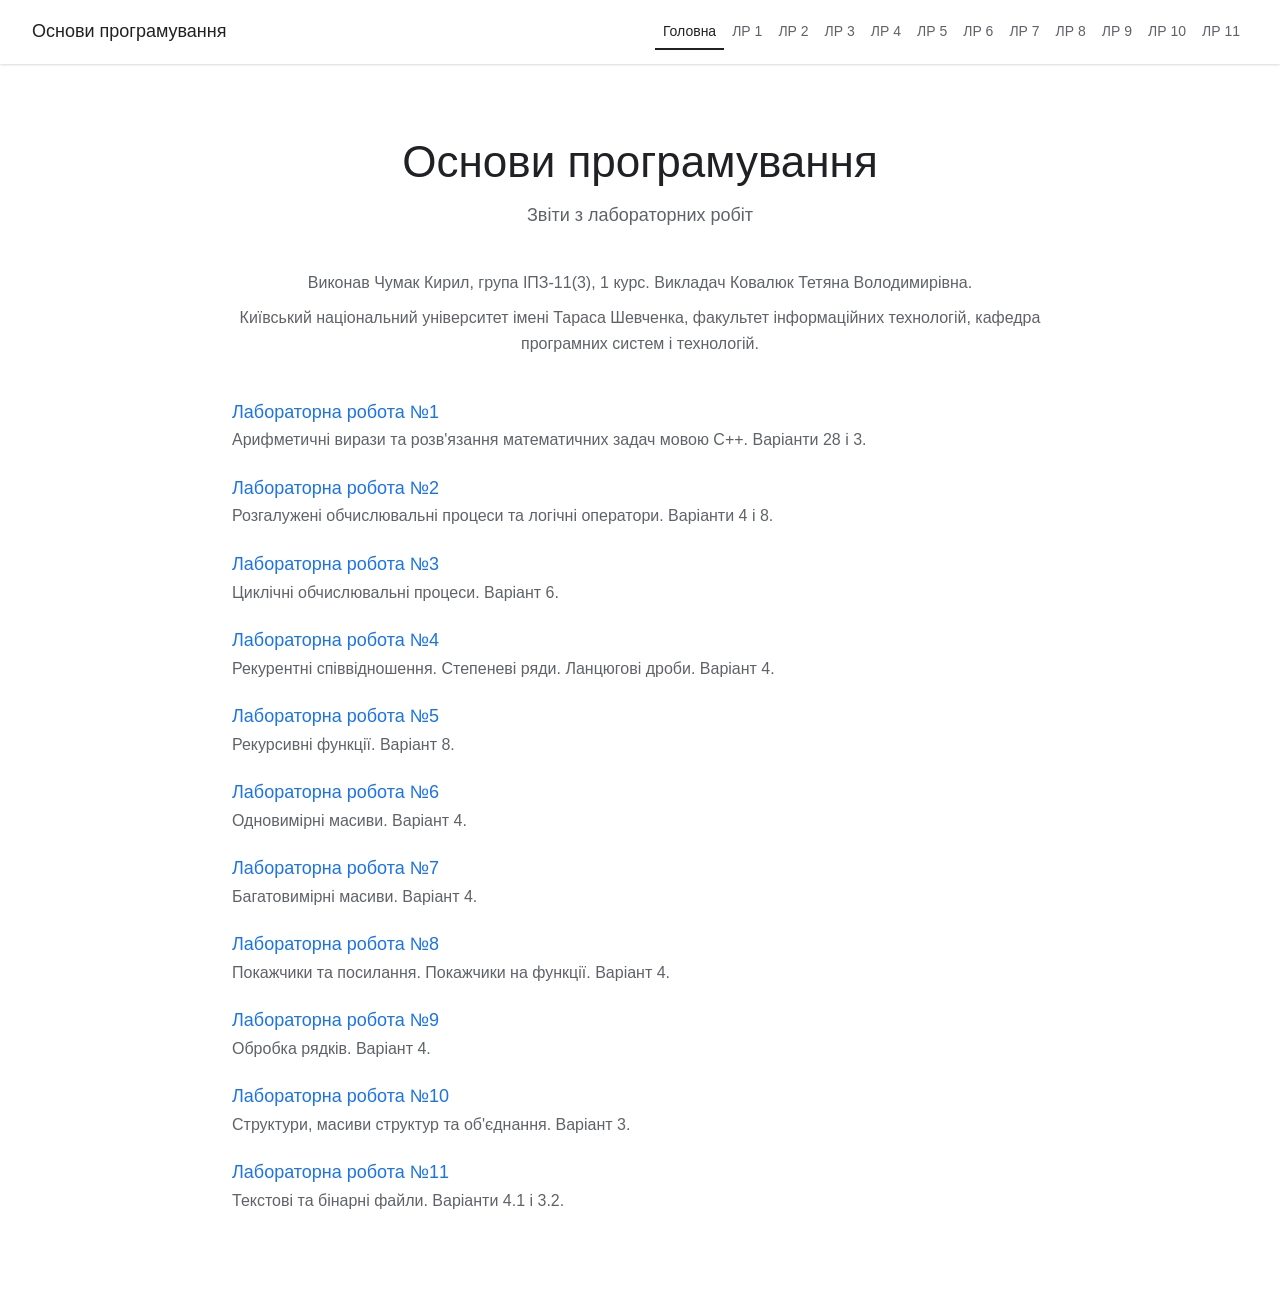
<file: index.html>
<!doctype html>
<html lang="uk">
<head>
<meta charset="utf-8">
<meta name="viewport" content="width=device-width, initial-scale=1">
<title>Основи програмування. Чумак Кирил, ІПЗ-11(3)</title>
<link rel="stylesheet" href="style.css">
</head>
<body>
<header class="top">
<a class="site" href="index.html">Основи програмування</a>
<nav class="wide" aria-label="Сторінки"><a href="index.html" class="active" aria-current="page">Головна</a><a href="lab01/index.html">ЛР 1</a><a href="lab02/index.html">ЛР 2</a><a href="lab03/index.html">ЛР 3</a><a href="lab04/index.html">ЛР 4</a><a href="lab05/index.html">ЛР 5</a><a href="lab06/index.html">ЛР 6</a><a href="lab07/index.html">ЛР 7</a><a href="lab08/index.html">ЛР 8</a><a href="lab09/index.html">ЛР 9</a><a href="lab10/index.html">ЛР 10</a><a href="lab11/index.html">ЛР 11</a></nav>
<details class="narrow"><summary>Меню</summary>
<nav aria-label="Сторінки"><a href="index.html" class="active" aria-current="page">Головна</a><a href="lab01/index.html">ЛР 1</a><a href="lab02/index.html">ЛР 2</a><a href="lab03/index.html">ЛР 3</a><a href="lab04/index.html">ЛР 4</a><a href="lab05/index.html">ЛР 5</a><a href="lab06/index.html">ЛР 6</a><a href="lab07/index.html">ЛР 7</a><a href="lab08/index.html">ЛР 8</a><a href="lab09/index.html">ЛР 9</a><a href="lab10/index.html">ЛР 10</a><a href="lab11/index.html">ЛР 11</a></nav></details>
</header>
<div class="banner"><h1>Основи програмування</h1><p>Звіти з лабораторних робіт</p></div>
<main class="content" id="content">
<p class="info">Виконав Чумак Кирил, група ІПЗ-11(3), 1 курс.
Викладач Ковалюк Тетяна Володимирівна.</p>
<p class="info">Київський національний університет імені Тараса Шевченка, факультет інформаційних технологій, кафедра програмних систем і технологій.</p>
<ul class="labs"><li><a href="lab01/index.html">Лабораторна робота №1</a><span>Арифметичні вирази та розв&#x27;язання математичних задач мовою C++. Варіанти 28 і 3.</span></li><li><a href="lab02/index.html">Лабораторна робота №2</a><span>Розгалужені обчислювальні процеси та логічні оператори. Варіанти 4 і 8.</span></li><li><a href="lab03/index.html">Лабораторна робота №3</a><span>Циклічні обчислювальні процеси. Варіант 6.</span></li><li><a href="lab04/index.html">Лабораторна робота №4</a><span>Рекурентні співвідношення. Степеневі ряди. Ланцюгові дроби. Варіант 4.</span></li><li><a href="lab05/index.html">Лабораторна робота №5</a><span>Рекурсивні функції. Варіант 8.</span></li><li><a href="lab06/index.html">Лабораторна робота №6</a><span>Одновимірні масиви. Варіант 4.</span></li><li><a href="lab07/index.html">Лабораторна робота №7</a><span>Багатовимірні масиви. Варіант 4.</span></li><li><a href="lab08/index.html">Лабораторна робота №8</a><span>Покажчики та посилання. Покажчики на функції. Варіант 4.</span></li><li><a href="lab09/index.html">Лабораторна робота №9</a><span>Обробка рядків. Варіант 4.</span></li><li><a href="lab10/index.html">Лабораторна робота №10</a><span>Структури, масиви структур та об&#x27;єднання. Варіант 3.</span></li><li><a href="lab11/index.html">Лабораторна робота №11</a><span>Текстові та бінарні файли. Варіанти 4.1 і 3.2.</span></li></ul>
</main>
</body>
</html>
</file>
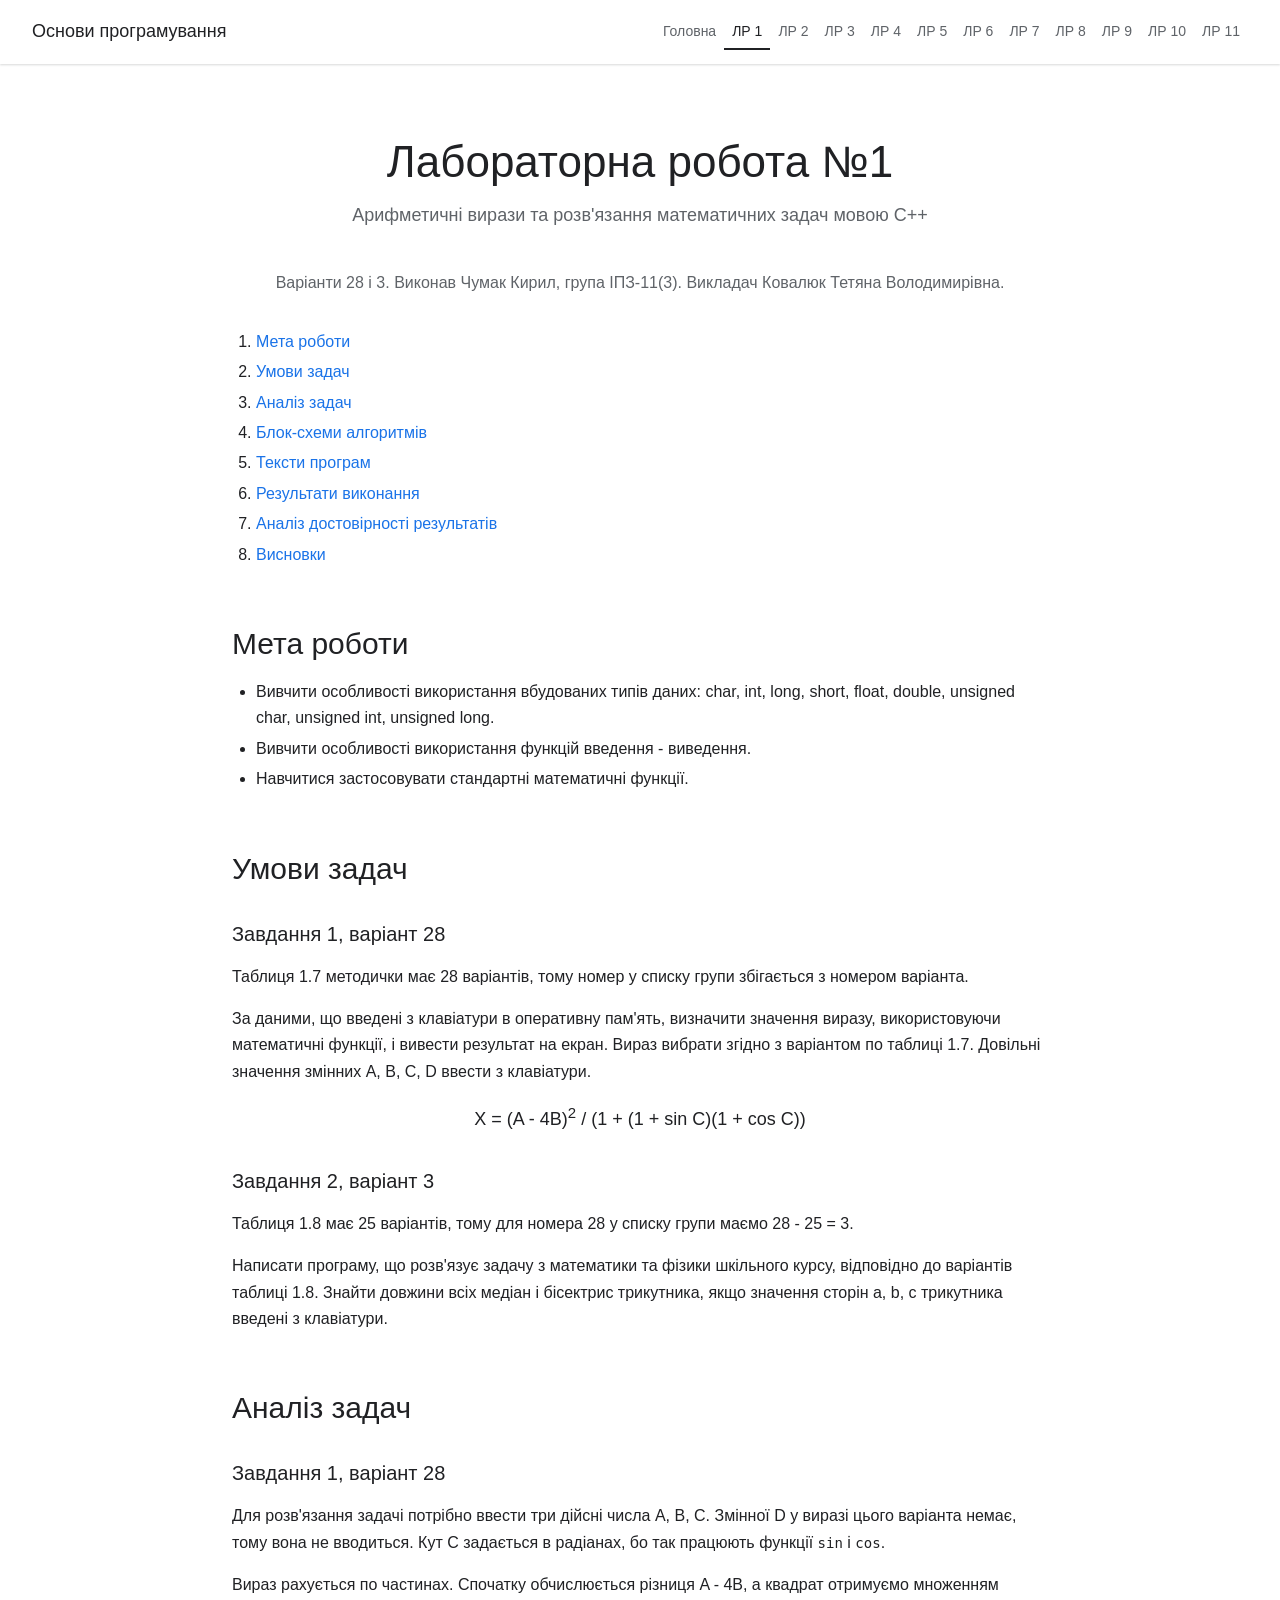
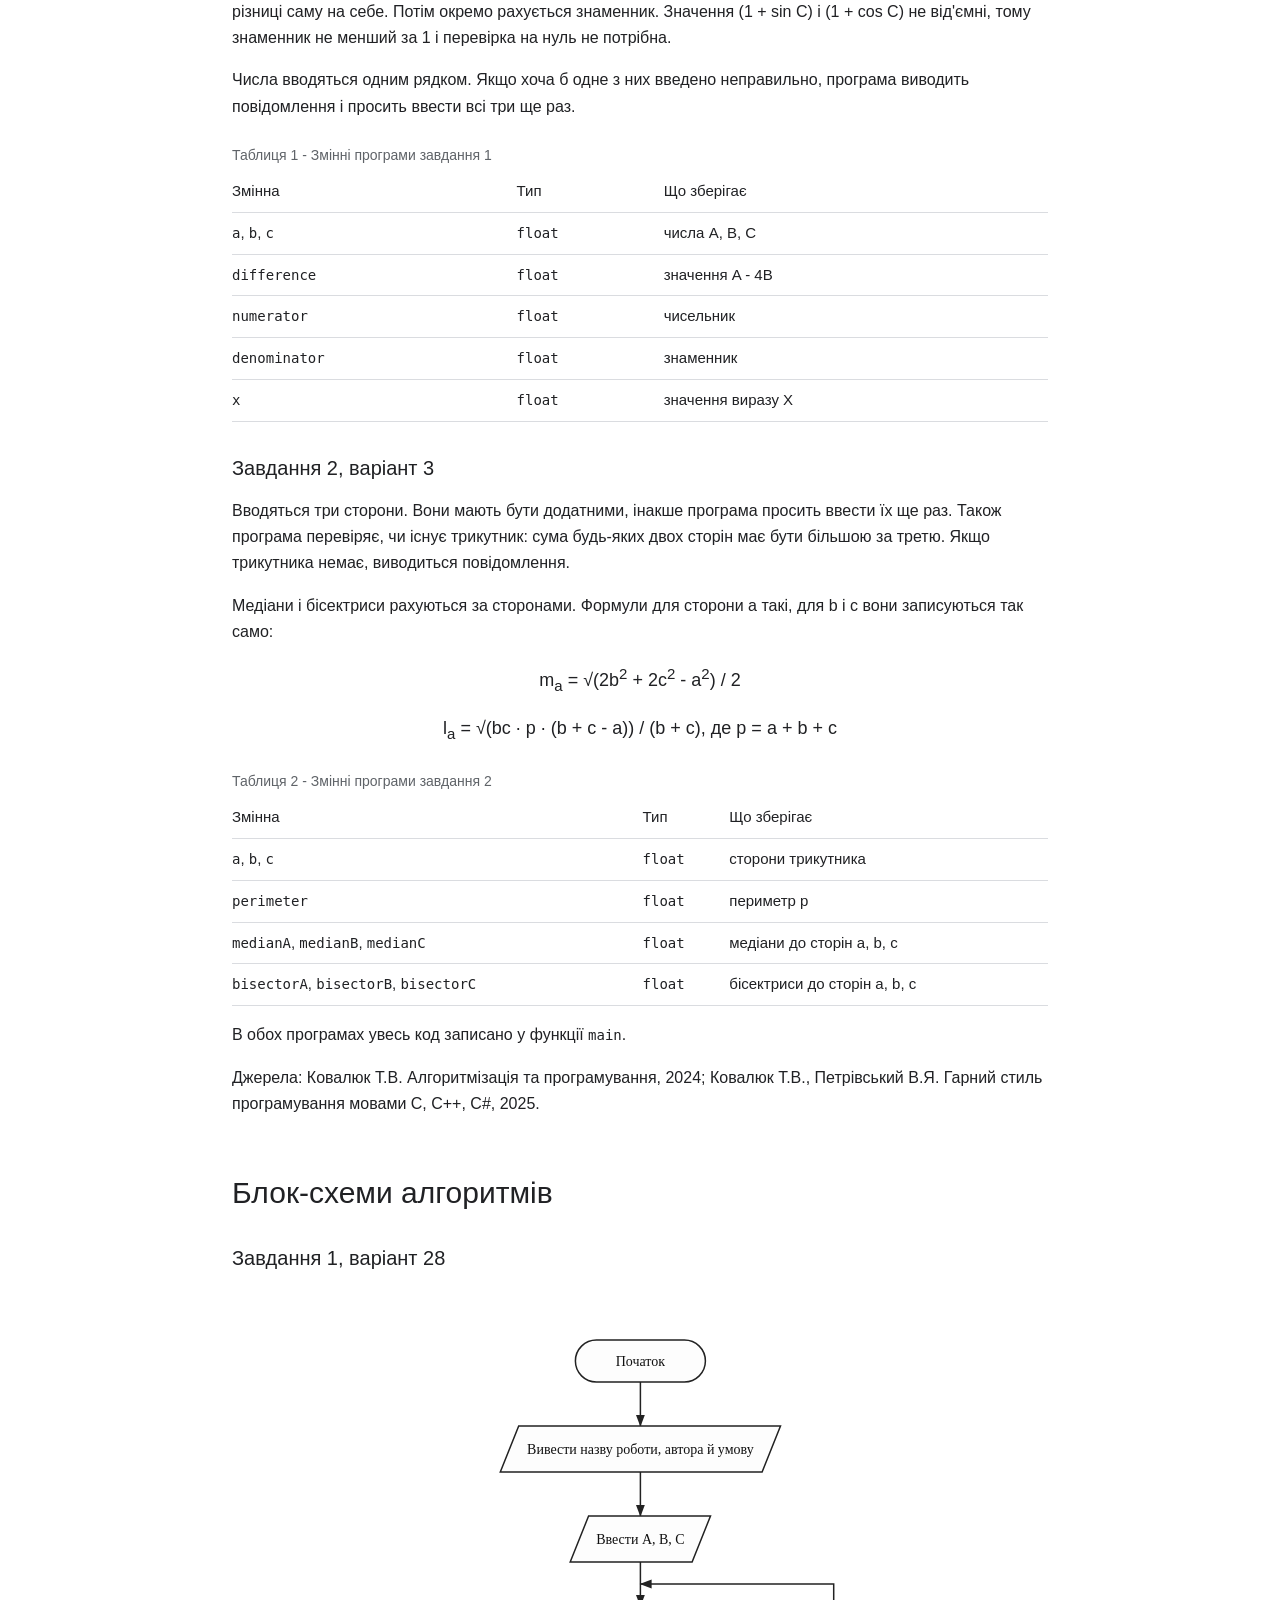
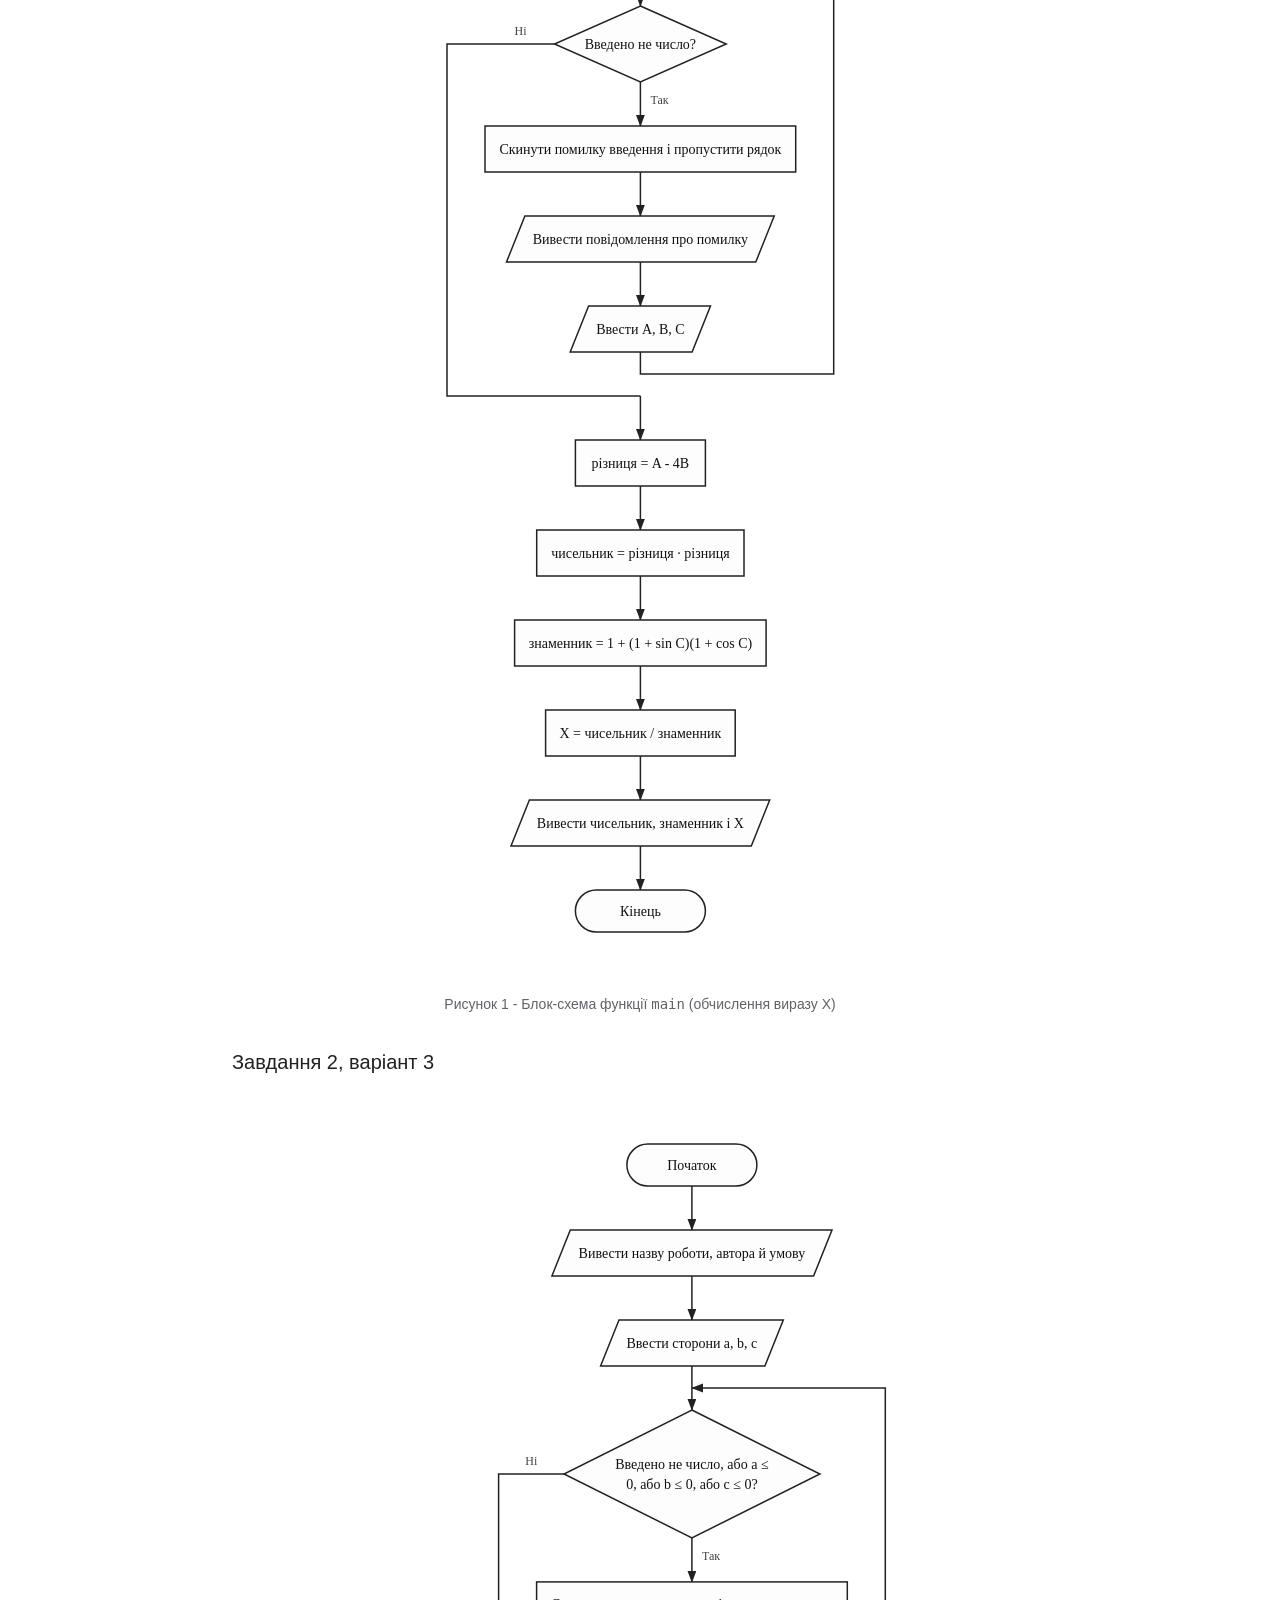
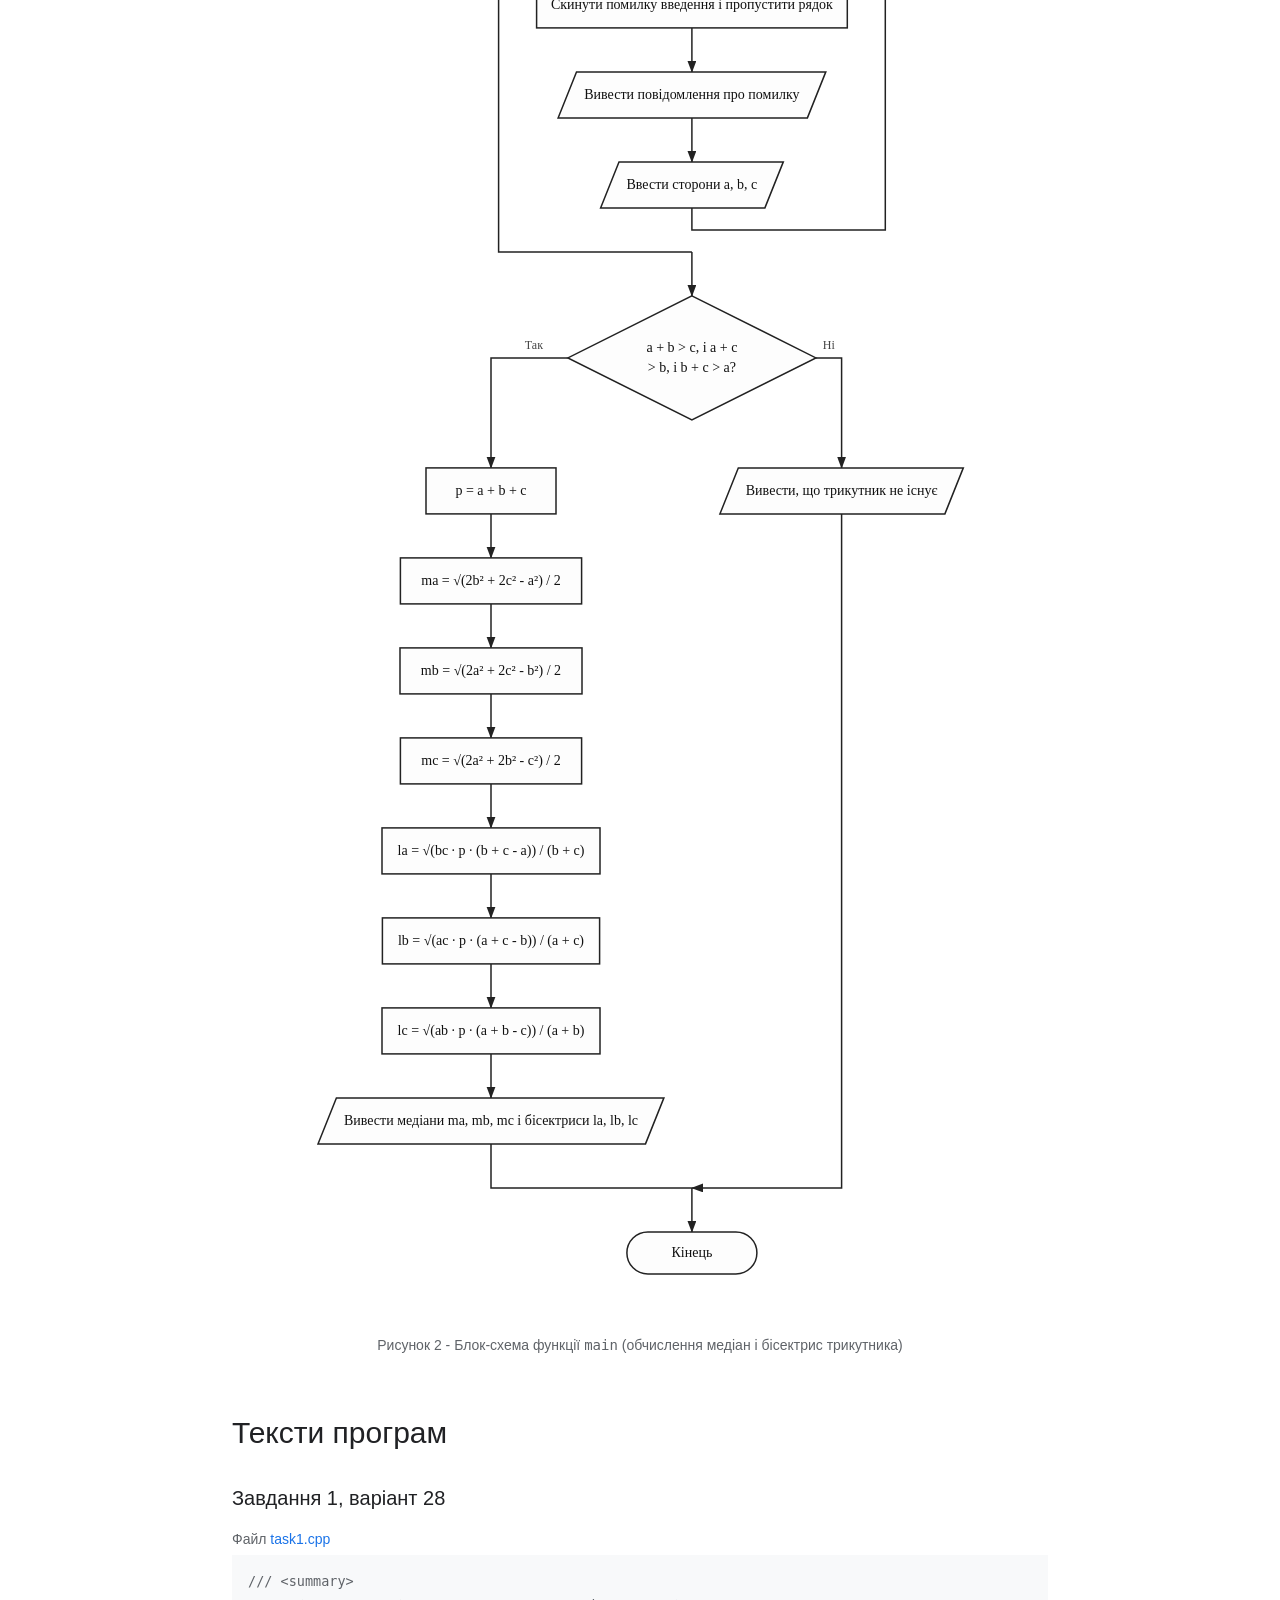
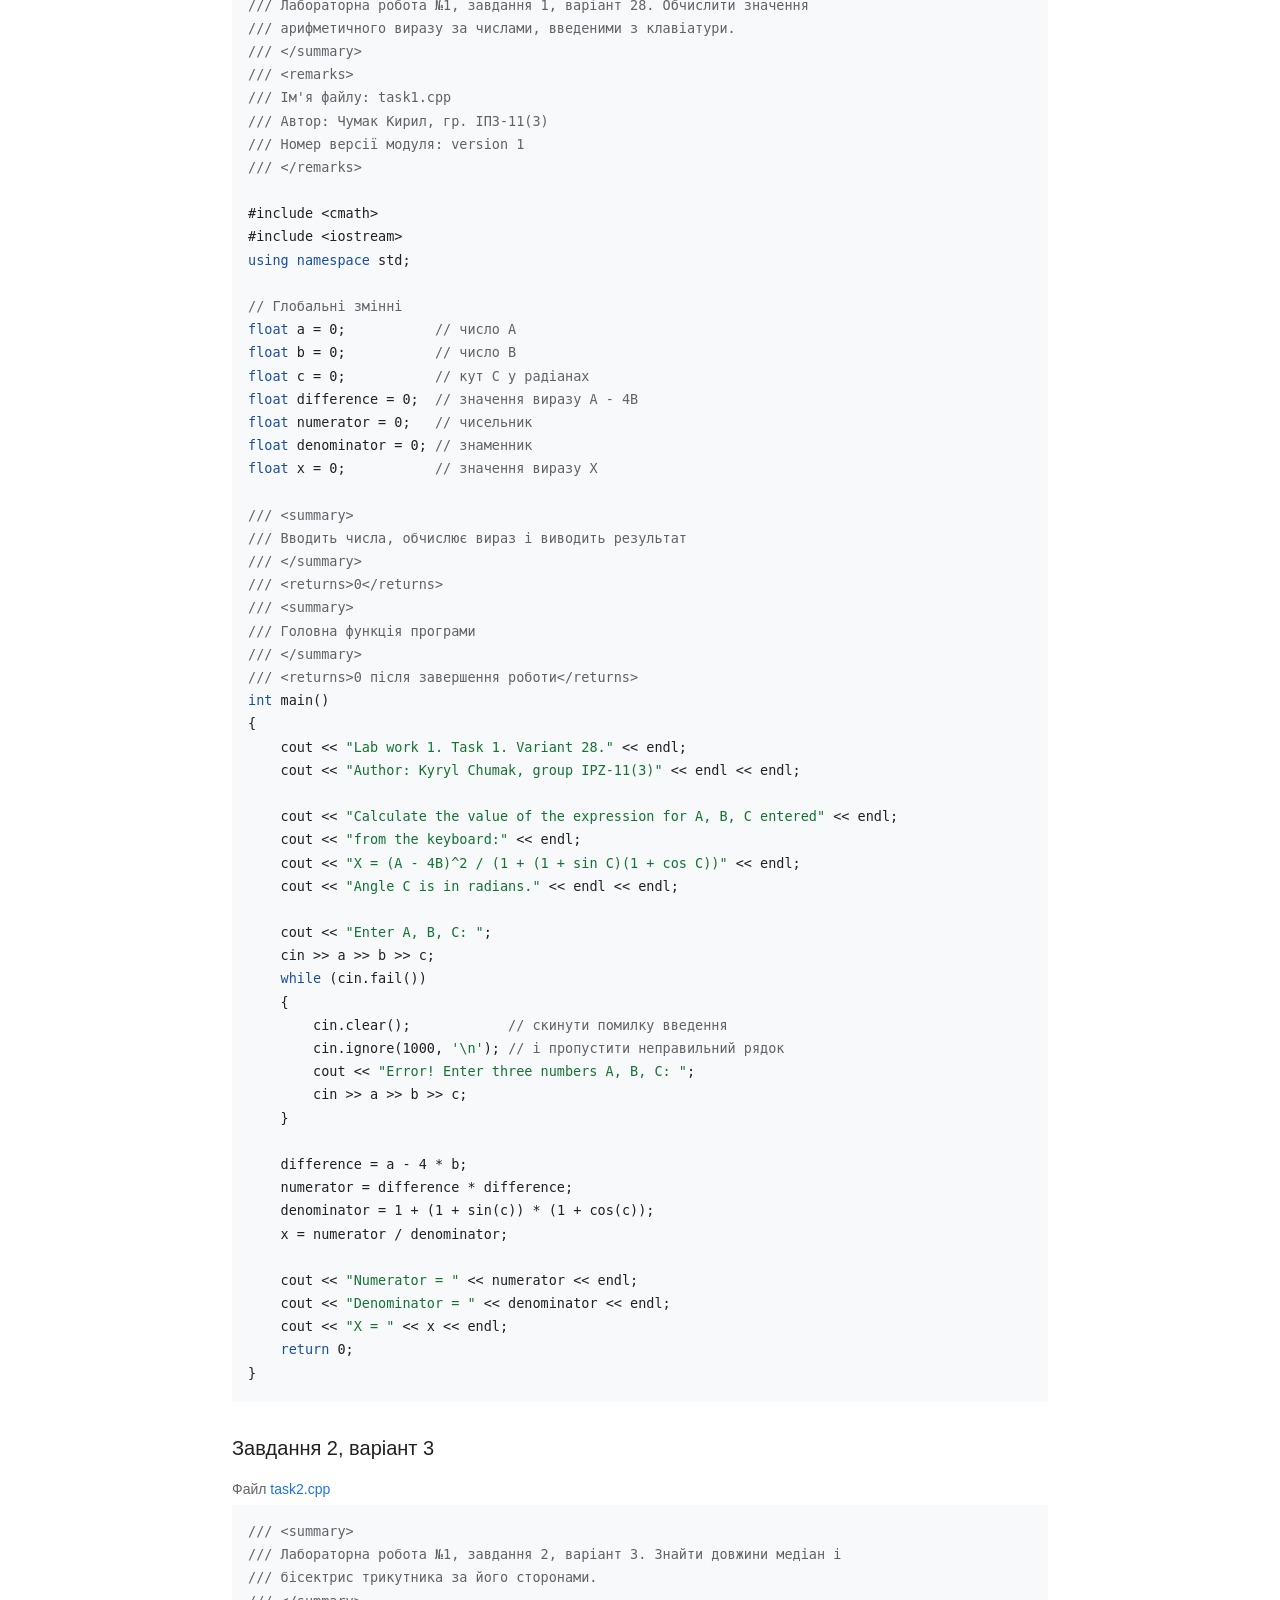
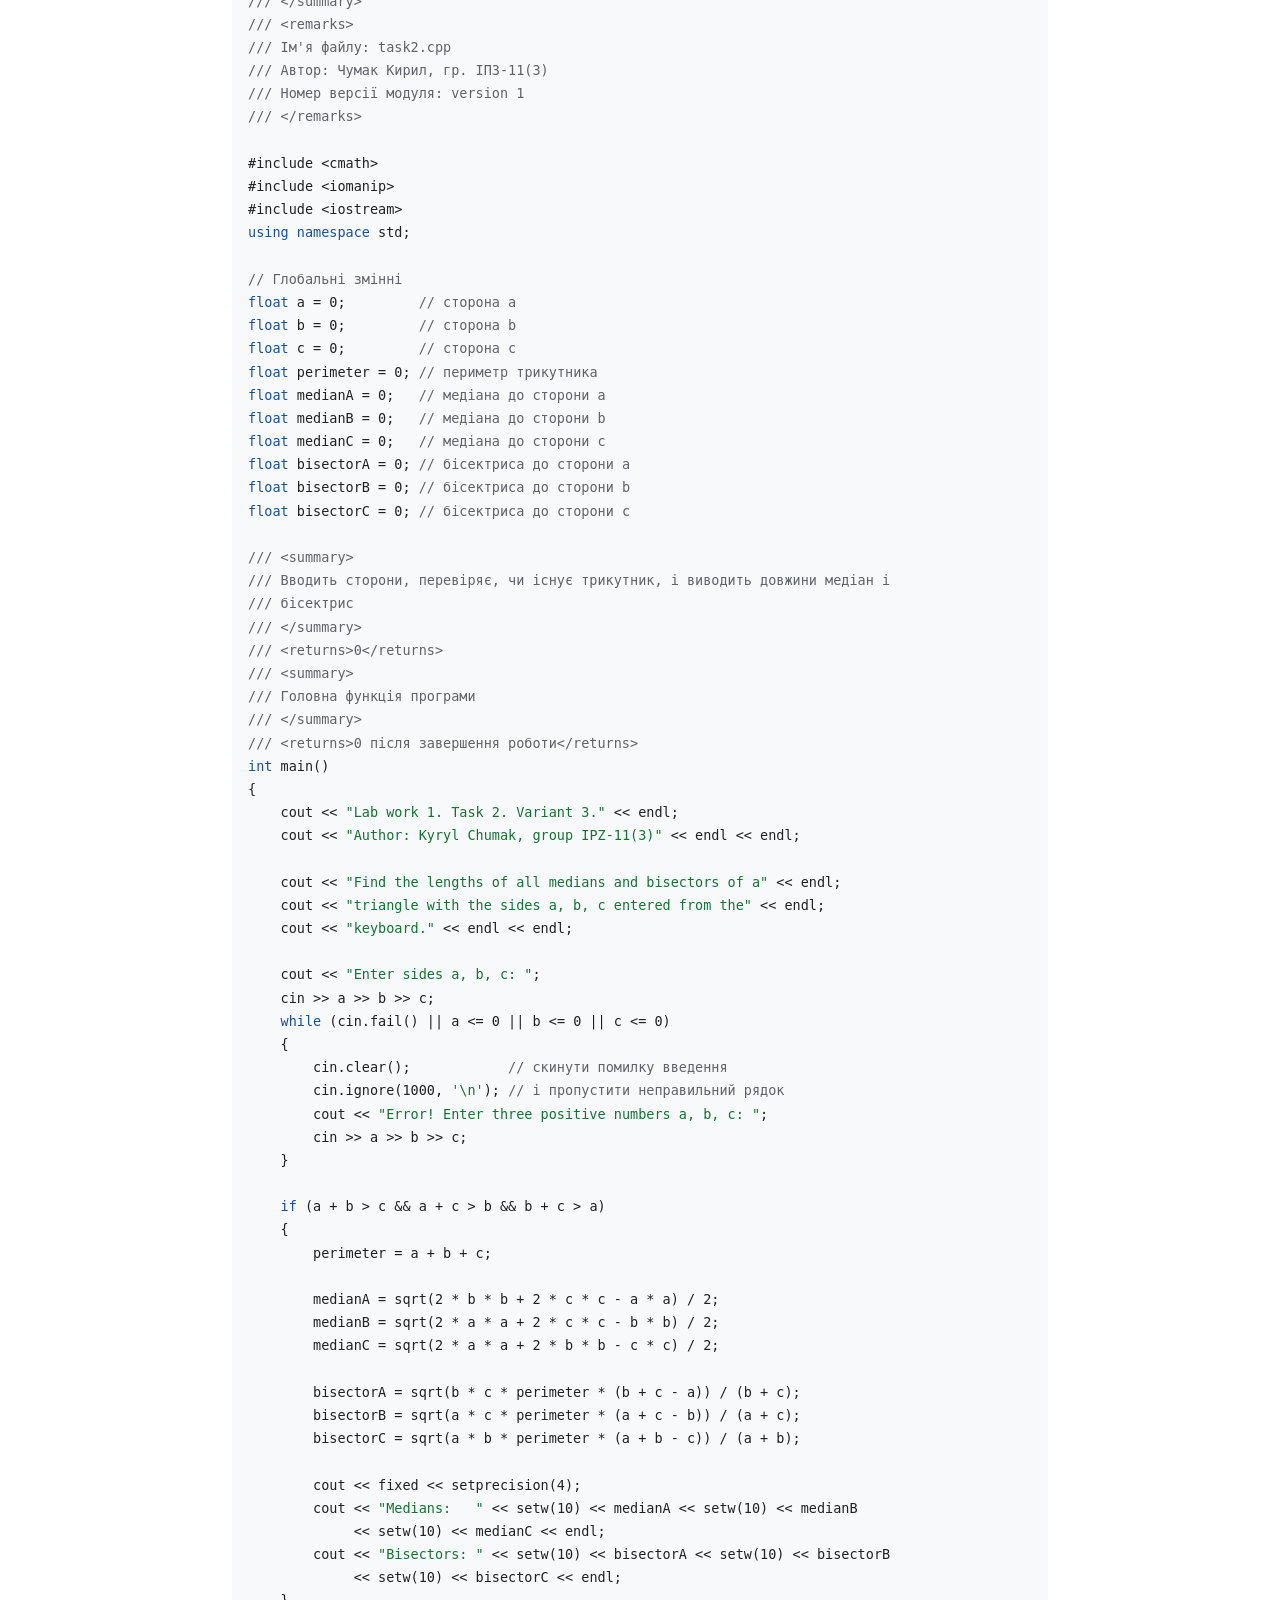
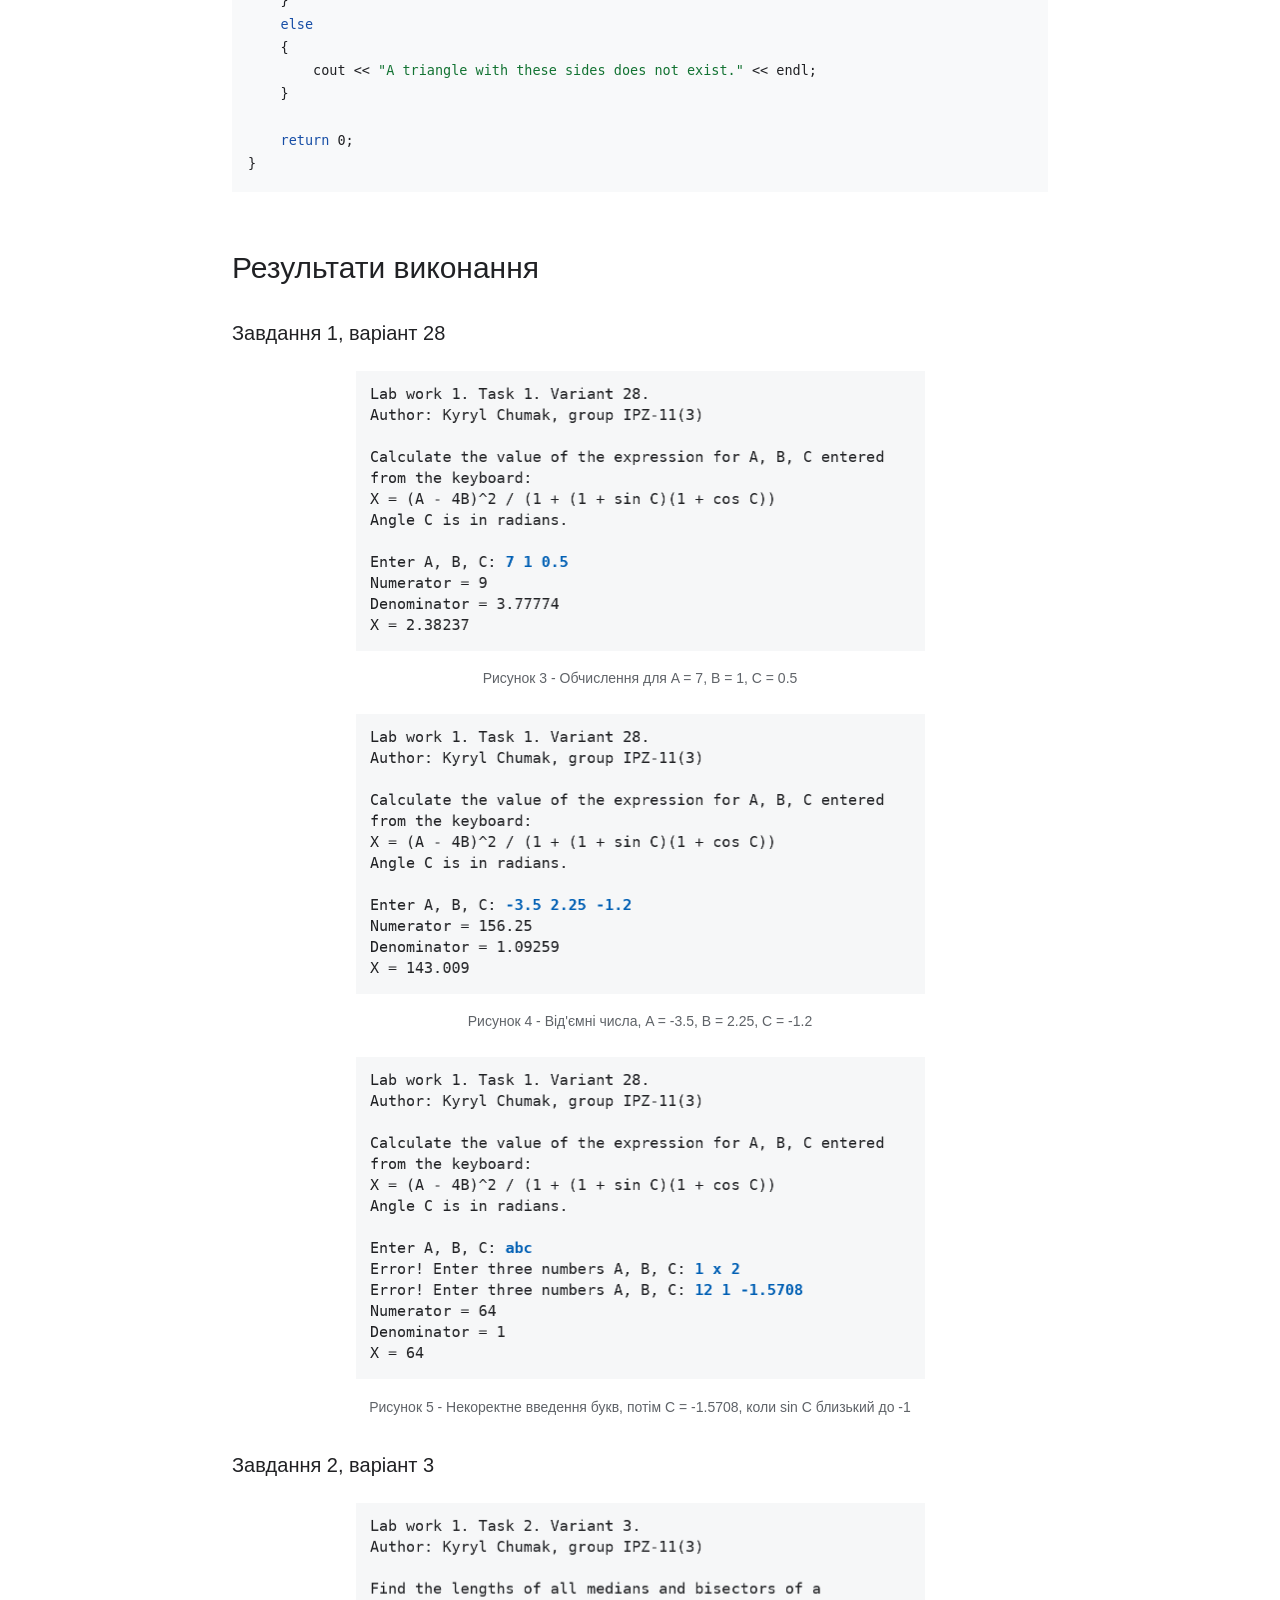
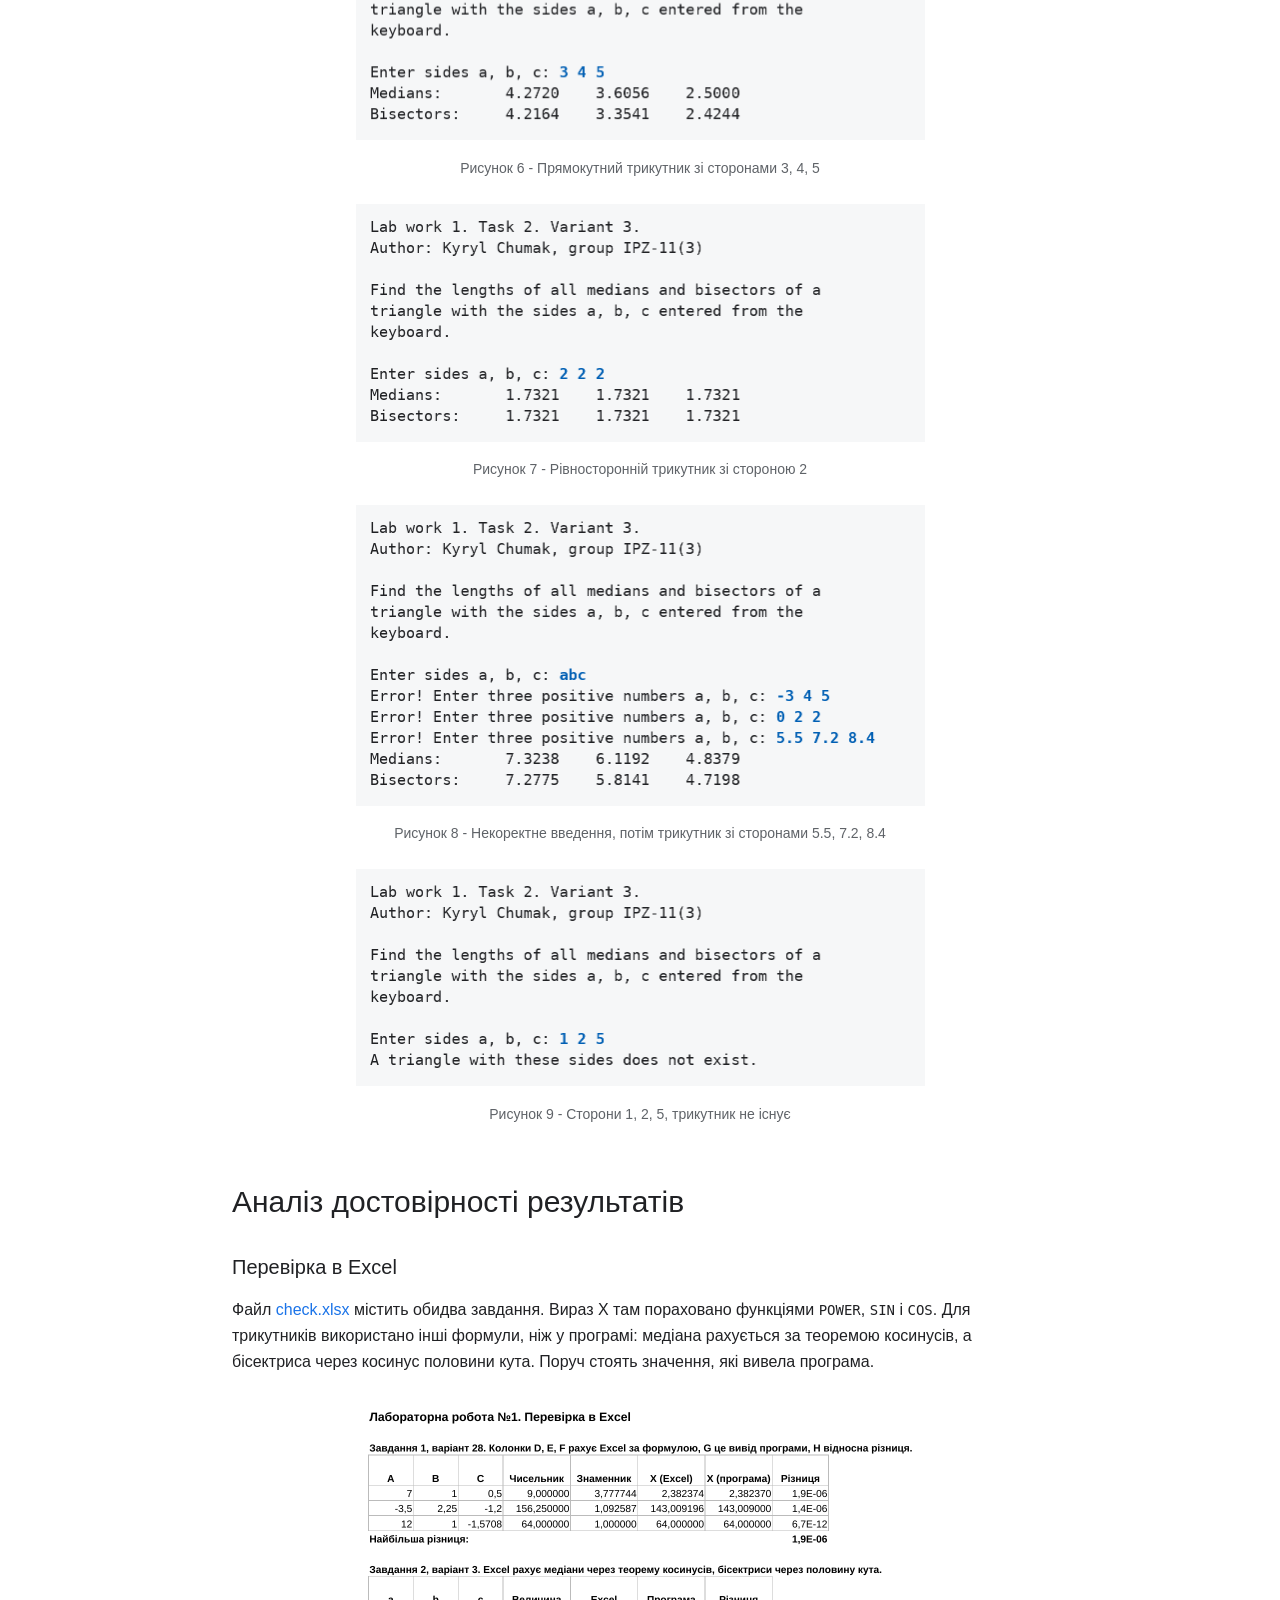
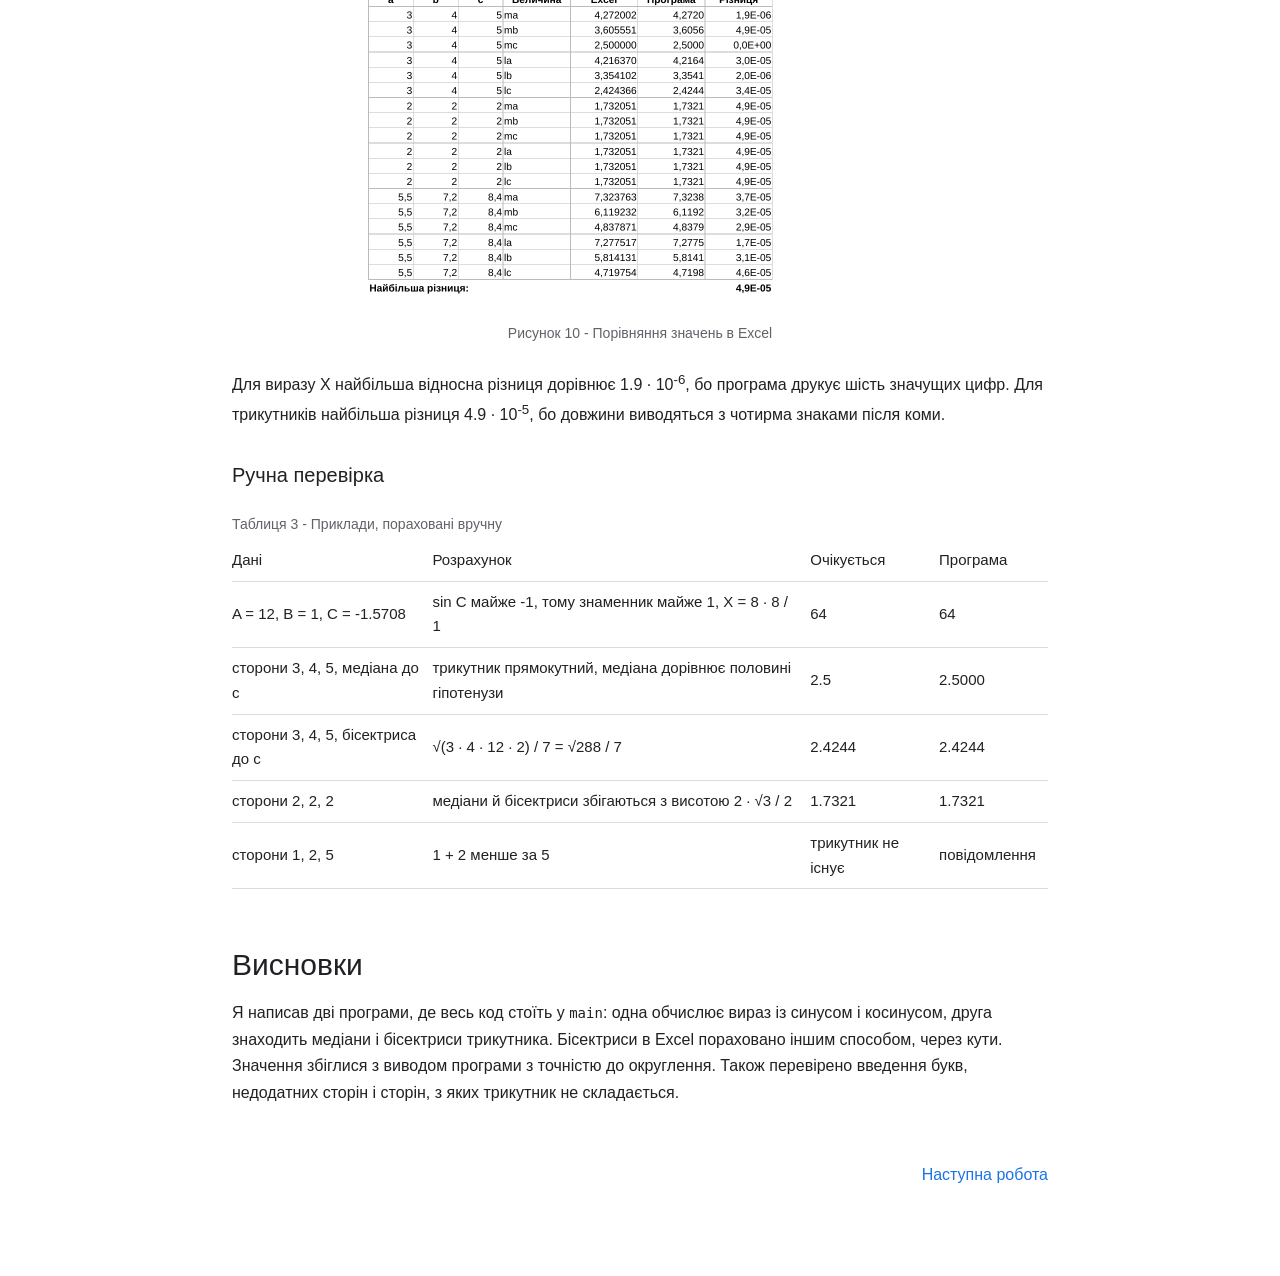
<file: lab01/index.html>
<!doctype html>
<html lang="uk">
<head>
<meta charset="utf-8">
<meta name="viewport" content="width=device-width, initial-scale=1">
<title>Лабораторна робота №1. Основи програмування</title>
<link rel="stylesheet" href="../style.css">
</head>
<body>
<header class="top">
<a class="site" href="../index.html">Основи програмування</a>
<nav class="wide" aria-label="Сторінки"><a href="../index.html">Головна</a><a href="../lab01/index.html" class="active" aria-current="page">ЛР 1</a><a href="../lab02/index.html">ЛР 2</a><a href="../lab03/index.html">ЛР 3</a><a href="../lab04/index.html">ЛР 4</a><a href="../lab05/index.html">ЛР 5</a><a href="../lab06/index.html">ЛР 6</a><a href="../lab07/index.html">ЛР 7</a><a href="../lab08/index.html">ЛР 8</a><a href="../lab09/index.html">ЛР 9</a><a href="../lab10/index.html">ЛР 10</a><a href="../lab11/index.html">ЛР 11</a></nav>
<details class="narrow"><summary>Меню</summary>
<nav aria-label="Сторінки"><a href="../index.html">Головна</a><a href="../lab01/index.html" class="active" aria-current="page">ЛР 1</a><a href="../lab02/index.html">ЛР 2</a><a href="../lab03/index.html">ЛР 3</a><a href="../lab04/index.html">ЛР 4</a><a href="../lab05/index.html">ЛР 5</a><a href="../lab06/index.html">ЛР 6</a><a href="../lab07/index.html">ЛР 7</a><a href="../lab08/index.html">ЛР 8</a><a href="../lab09/index.html">ЛР 9</a><a href="../lab10/index.html">ЛР 10</a><a href="../lab11/index.html">ЛР 11</a></nav></details>
</header>
<div class="banner"><h1>Лабораторна робота №1</h1><p>Арифметичні вирази та розв'язання математичних задач мовою C++</p></div>
<main class="content" id="content">
<p class="info">Варіанти 28 і 3. Виконав Чумак Кирил, група ІПЗ-11(3). Викладач Ковалюк Тетяна Володимирівна.</p>
<nav class="toc" aria-label="Зміст"><ol><li><a href="#goal">Мета роботи</a></li><li><a href="#task">Умови задач</a></li><li><a href="#analysis">Аналіз задач</a></li><li><a href="#scheme">Блок-схеми алгоритмів</a></li><li><a href="#code">Тексти програм</a></li><li><a href="#results">Результати виконання</a></li><li><a href="#check">Аналіз достовірності результатів</a></li><li><a href="#conclusion">Висновки</a></li></ol></nav>
<section id="goal"><h2>Мета роботи</h2>
<ul>
<li>Вивчити особливості використання вбудованих типів даних: char, int, long, short, float, double,
unsigned char, unsigned int, unsigned long.</li>
<li>Вивчити особливості використання функцій введення - виведення.</li>
<li>Навчитися застосовувати стандартні математичні функції.</li>
</ul>
</section>
<section id="task"><h2>Умови задач</h2>
<h3>Завдання 1, варіант 28</h3>
<p>Таблиця 1.7 методички має 28 варіантів, тому номер у списку групи збігається з номером
варіанта.</p>
<p>За даними, що введені з клавіатури в оперативну пам'ять, визначити значення виразу, використовуючи
математичні функції, і вивести результат на екран. Вираз вибрати згідно з варіантом по таблиці 1.7.
Довільні значення змінних A, B, C, D ввести з клавіатури.</p>
<div class="formula">X = (A - 4B)<sup>2</sup> / (1 + (1 + sin C)(1 + cos C))</div>
<h3>Завдання 2, варіант 3</h3>
<p>Таблиця 1.8 має 25 варіантів, тому для номера 28 у списку групи маємо 28 - 25 = 3.</p>
<p>Написати програму, що розв'язує задачу з математики та фізики шкільного курсу, відповідно до
варіантів таблиці 1.8. Знайти довжини всіх медіан і бісектрис трикутника, якщо значення сторін a, b, c
трикутника введені з клавіатури.</p>
</section>
<section id="analysis"><h2>Аналіз задач</h2>
<h3>Завдання 1, варіант 28</h3>
<p>Для розв'язання задачі потрібно ввести три дійсні числа A, B, C. Змінної D у виразі цього варіанта
немає, тому вона не вводиться. Кут C задається в радіанах, бо так працюють функції <code>sin</code> і
<code>cos</code>.</p>
<p>Вираз рахується по частинах. Спочатку обчислюється різниця A - 4B, а квадрат отримуємо множенням
різниці саму на себе. Потім окремо рахується знаменник. Значення (1 + sin C) і (1 + cos C) не
від'ємні, тому знаменник не менший за 1 і перевірка на нуль не потрібна.</p>
<p>Числа вводяться одним рядком. Якщо хоча б одне з них введено неправильно, програма виводить
повідомлення і просить ввести всі три ще раз.</p>
<p class="tcap">Таблиця 1 - Змінні програми завдання 1</p>
<div class="table-scroll"><table>
<tr><th>Змінна</th><th>Тип</th><th>Що зберігає</th></tr>
<tr><td><code>a</code>, <code>b</code>, <code>c</code></td><td><code>float</code></td><td>числа A, B, C</td></tr>
<tr><td><code>difference</code></td><td><code>float</code></td><td>значення A - 4B</td></tr>
<tr><td><code>numerator</code></td><td><code>float</code></td><td>чисельник</td></tr>
<tr><td><code>denominator</code></td><td><code>float</code></td><td>знаменник</td></tr>
<tr><td><code>x</code></td><td><code>float</code></td><td>значення виразу X</td></tr>
</table></div>
<h3>Завдання 2, варіант 3</h3>
<p>Вводяться три сторони. Вони мають бути додатними, інакше програма просить ввести їх ще раз. Також
програма перевіряє, чи існує трикутник: сума будь-яких двох сторін має бути більшою за третю. Якщо
трикутника немає, виводиться повідомлення.</p>
<p>Медіани і бісектриси рахуються за сторонами. Формули для сторони a такі, для b і c вони
записуються так само:</p>
<div class="formula">m<sub>a</sub> = √(2b<sup>2</sup> + 2c<sup>2</sup> - a<sup>2</sup>) / 2</div>
<div class="formula">l<sub>a</sub> = √(bc · p · (b + c - a)) / (b + c), де p = a + b + c</div>
<p class="tcap">Таблиця 2 - Змінні програми завдання 2</p>
<div class="table-scroll"><table>
<tr><th>Змінна</th><th>Тип</th><th>Що зберігає</th></tr>
<tr><td><code>a</code>, <code>b</code>, <code>c</code></td><td><code>float</code></td><td>сторони трикутника</td></tr>
<tr><td><code>perimeter</code></td><td><code>float</code></td><td>периметр p</td></tr>
<tr><td><code>medianA</code>, <code>medianB</code>, <code>medianC</code></td><td><code>float</code></td><td>медіани до сторін a, b, c</td></tr>
<tr><td><code>bisectorA</code>, <code>bisectorB</code>, <code>bisectorC</code></td><td><code>float</code></td><td>бісектриси до сторін a, b, c</td></tr>
</table></div>
<p>В обох програмах увесь код записано у функції <code>main</code>.</p>
<p>Джерела: Ковалюк Т.В. Алгоритмізація та програмування, 2024; Ковалюк Т.В., Петрівський В.Я.
Гарний стиль програмування мовами C, C++, C#, 2025.</p>
</section>
<section id="scheme"><h2>Блок-схеми алгоритмів</h2>
<h3>Завдання 1, варіант 28</h3>
<figure class="fc"><a href="img/task1-fc-main.svg"><img src="img/task1-fc-main.svg" alt="" loading="lazy"></a><figcaption>Рисунок 1 - Блок-схема функції <code>main</code> (обчислення виразу X)</figcaption></figure>
<h3>Завдання 2, варіант 3</h3>
<figure class="fc"><a href="img/task2-fc-main.svg"><img src="img/task2-fc-main.svg" alt="" loading="lazy"></a><figcaption>Рисунок 2 - Блок-схема функції <code>main</code> (обчислення медіан і бісектрис трикутника)</figcaption></figure>
</section>
<section id="code"><h2>Тексти програм</h2>
<h3>Завдання 1, варіант 28</h3>
<p class="file">Файл <a href="task1.cpp" download>task1.cpp</a></p>
<pre><code><span class="cm">/// &lt;summary&gt;</span>
<span class="cm">/// Лабораторна робота №1, завдання 1, варіант 28. Обчислити значення</span>
<span class="cm">/// арифметичного виразу за числами, введеними з клавіатури.</span>
<span class="cm">/// &lt;/summary&gt;</span>
<span class="cm">/// &lt;remarks&gt;</span>
<span class="cm">/// Ім&#x27;я файлу: task1.cpp</span>
<span class="cm">/// Автор: Чумак Кирил, гр. ІПЗ-11(3)</span>
<span class="cm">/// Номер версії модуля: version 1</span>
<span class="cm">/// &lt;/remarks&gt;</span>

<span class="pp">#include &lt;cmath&gt;</span>
<span class="pp">#include &lt;iostream&gt;</span>
<span class="kw">using</span> <span class="kw">namespace</span> std;

<span class="cm">// Глобальні змінні</span>
<span class="kw">float</span> a = <span class="nm">0</span>;           <span class="cm">// число A</span>
<span class="kw">float</span> b = <span class="nm">0</span>;           <span class="cm">// число B</span>
<span class="kw">float</span> c = <span class="nm">0</span>;           <span class="cm">// кут C у радіанах</span>
<span class="kw">float</span> difference = <span class="nm">0</span>;  <span class="cm">// значення виразу A - 4B</span>
<span class="kw">float</span> numerator = <span class="nm">0</span>;   <span class="cm">// чисельник</span>
<span class="kw">float</span> denominator = <span class="nm">0</span>; <span class="cm">// знаменник</span>
<span class="kw">float</span> x = <span class="nm">0</span>;           <span class="cm">// значення виразу X</span>

<span class="cm">/// &lt;summary&gt;</span>
<span class="cm">/// Вводить числа, обчислює вираз і виводить результат</span>
<span class="cm">/// &lt;/summary&gt;</span>
<span class="cm">/// &lt;returns&gt;0&lt;/returns&gt;</span>
<span class="cm">/// &lt;summary&gt;</span>
<span class="cm">/// Головна функція програми</span>
<span class="cm">/// &lt;/summary&gt;</span>
<span class="cm">/// &lt;returns&gt;0 після завершення роботи&lt;/returns&gt;</span>
<span class="kw">int</span> main()
{
    cout &lt;&lt; <span class="st">&quot;Lab work 1. Task 1. Variant 28.&quot;</span> &lt;&lt; endl;
    cout &lt;&lt; <span class="st">&quot;Author: Kyryl Chumak, group IPZ-11(3)&quot;</span> &lt;&lt; endl &lt;&lt; endl;

    cout &lt;&lt; <span class="st">&quot;Calculate the value of the expression for A, B, C entered&quot;</span> &lt;&lt; endl;
    cout &lt;&lt; <span class="st">&quot;from the keyboard:&quot;</span> &lt;&lt; endl;
    cout &lt;&lt; <span class="st">&quot;X = (A - 4B)^2 / (1 + (1 + sin C)(1 + cos C))&quot;</span> &lt;&lt; endl;
    cout &lt;&lt; <span class="st">&quot;Angle C is in radians.&quot;</span> &lt;&lt; endl &lt;&lt; endl;

    cout &lt;&lt; <span class="st">&quot;Enter A, B, C: &quot;</span>;
    cin &gt;&gt; a &gt;&gt; b &gt;&gt; c;
    <span class="kw">while</span> (cin.fail())
    {
        cin.clear();            <span class="cm">// скинути помилку введення</span>
        cin.ignore(<span class="nm">1000</span>, <span class="st">&#x27;\n&#x27;</span>); <span class="cm">// і пропустити неправильний рядок</span>
        cout &lt;&lt; <span class="st">&quot;Error! Enter three numbers A, B, C: &quot;</span>;
        cin &gt;&gt; a &gt;&gt; b &gt;&gt; c;
    }

    difference = a - <span class="nm">4</span> * b;
    numerator = difference * difference;
    denominator = <span class="nm">1</span> + (<span class="nm">1</span> + sin(c)) * (<span class="nm">1</span> + cos(c));
    x = numerator / denominator;

    cout &lt;&lt; <span class="st">&quot;Numerator = &quot;</span> &lt;&lt; numerator &lt;&lt; endl;
    cout &lt;&lt; <span class="st">&quot;Denominator = &quot;</span> &lt;&lt; denominator &lt;&lt; endl;
    cout &lt;&lt; <span class="st">&quot;X = &quot;</span> &lt;&lt; x &lt;&lt; endl;
    <span class="kw">return</span> <span class="nm">0</span>;
}
</code></pre>
<h3>Завдання 2, варіант 3</h3>
<p class="file">Файл <a href="task2.cpp" download>task2.cpp</a></p>
<pre><code><span class="cm">/// &lt;summary&gt;</span>
<span class="cm">/// Лабораторна робота №1, завдання 2, варіант 3. Знайти довжини медіан і</span>
<span class="cm">/// бісектрис трикутника за його сторонами.</span>
<span class="cm">/// &lt;/summary&gt;</span>
<span class="cm">/// &lt;remarks&gt;</span>
<span class="cm">/// Ім&#x27;я файлу: task2.cpp</span>
<span class="cm">/// Автор: Чумак Кирил, гр. ІПЗ-11(3)</span>
<span class="cm">/// Номер версії модуля: version 1</span>
<span class="cm">/// &lt;/remarks&gt;</span>

<span class="pp">#include &lt;cmath&gt;</span>
<span class="pp">#include &lt;iomanip&gt;</span>
<span class="pp">#include &lt;iostream&gt;</span>
<span class="kw">using</span> <span class="kw">namespace</span> std;

<span class="cm">// Глобальні змінні</span>
<span class="kw">float</span> a = <span class="nm">0</span>;         <span class="cm">// сторона a</span>
<span class="kw">float</span> b = <span class="nm">0</span>;         <span class="cm">// сторона b</span>
<span class="kw">float</span> c = <span class="nm">0</span>;         <span class="cm">// сторона c</span>
<span class="kw">float</span> perimeter = <span class="nm">0</span>; <span class="cm">// периметр трикутника</span>
<span class="kw">float</span> medianA = <span class="nm">0</span>;   <span class="cm">// медіана до сторони a</span>
<span class="kw">float</span> medianB = <span class="nm">0</span>;   <span class="cm">// медіана до сторони b</span>
<span class="kw">float</span> medianC = <span class="nm">0</span>;   <span class="cm">// медіана до сторони c</span>
<span class="kw">float</span> bisectorA = <span class="nm">0</span>; <span class="cm">// бісектриса до сторони a</span>
<span class="kw">float</span> bisectorB = <span class="nm">0</span>; <span class="cm">// бісектриса до сторони b</span>
<span class="kw">float</span> bisectorC = <span class="nm">0</span>; <span class="cm">// бісектриса до сторони c</span>

<span class="cm">/// &lt;summary&gt;</span>
<span class="cm">/// Вводить сторони, перевіряє, чи існує трикутник, і виводить довжини медіан і</span>
<span class="cm">/// бісектрис</span>
<span class="cm">/// &lt;/summary&gt;</span>
<span class="cm">/// &lt;returns&gt;0&lt;/returns&gt;</span>
<span class="cm">/// &lt;summary&gt;</span>
<span class="cm">/// Головна функція програми</span>
<span class="cm">/// &lt;/summary&gt;</span>
<span class="cm">/// &lt;returns&gt;0 після завершення роботи&lt;/returns&gt;</span>
<span class="kw">int</span> main()
{
    cout &lt;&lt; <span class="st">&quot;Lab work 1. Task 2. Variant 3.&quot;</span> &lt;&lt; endl;
    cout &lt;&lt; <span class="st">&quot;Author: Kyryl Chumak, group IPZ-11(3)&quot;</span> &lt;&lt; endl &lt;&lt; endl;

    cout &lt;&lt; <span class="st">&quot;Find the lengths of all medians and bisectors of a&quot;</span> &lt;&lt; endl;
    cout &lt;&lt; <span class="st">&quot;triangle with the sides a, b, c entered from the&quot;</span> &lt;&lt; endl;
    cout &lt;&lt; <span class="st">&quot;keyboard.&quot;</span> &lt;&lt; endl &lt;&lt; endl;

    cout &lt;&lt; <span class="st">&quot;Enter sides a, b, c: &quot;</span>;
    cin &gt;&gt; a &gt;&gt; b &gt;&gt; c;
    <span class="kw">while</span> (cin.fail() || a &lt;= <span class="nm">0</span> || b &lt;= <span class="nm">0</span> || c &lt;= <span class="nm">0</span>)
    {
        cin.clear();            <span class="cm">// скинути помилку введення</span>
        cin.ignore(<span class="nm">1000</span>, <span class="st">&#x27;\n&#x27;</span>); <span class="cm">// і пропустити неправильний рядок</span>
        cout &lt;&lt; <span class="st">&quot;Error! Enter three positive numbers a, b, c: &quot;</span>;
        cin &gt;&gt; a &gt;&gt; b &gt;&gt; c;
    }

    <span class="kw">if</span> (a + b &gt; c &amp;&amp; a + c &gt; b &amp;&amp; b + c &gt; a)
    {
        perimeter = a + b + c;

        medianA = sqrt(<span class="nm">2</span> * b * b + <span class="nm">2</span> * c * c - a * a) / <span class="nm">2</span>;
        medianB = sqrt(<span class="nm">2</span> * a * a + <span class="nm">2</span> * c * c - b * b) / <span class="nm">2</span>;
        medianC = sqrt(<span class="nm">2</span> * a * a + <span class="nm">2</span> * b * b - c * c) / <span class="nm">2</span>;

        bisectorA = sqrt(b * c * perimeter * (b + c - a)) / (b + c);
        bisectorB = sqrt(a * c * perimeter * (a + c - b)) / (a + c);
        bisectorC = sqrt(a * b * perimeter * (a + b - c)) / (a + b);

        cout &lt;&lt; fixed &lt;&lt; setprecision(<span class="nm">4</span>);
        cout &lt;&lt; <span class="st">&quot;Medians:   &quot;</span> &lt;&lt; setw(<span class="nm">10</span>) &lt;&lt; medianA &lt;&lt; setw(<span class="nm">10</span>) &lt;&lt; medianB
             &lt;&lt; setw(<span class="nm">10</span>) &lt;&lt; medianC &lt;&lt; endl;
        cout &lt;&lt; <span class="st">&quot;Bisectors: &quot;</span> &lt;&lt; setw(<span class="nm">10</span>) &lt;&lt; bisectorA &lt;&lt; setw(<span class="nm">10</span>) &lt;&lt; bisectorB
             &lt;&lt; setw(<span class="nm">10</span>) &lt;&lt; bisectorC &lt;&lt; endl;
    }
    <span class="kw">else</span>
    {
        cout &lt;&lt; <span class="st">&quot;A triangle with these sides does not exist.&quot;</span> &lt;&lt; endl;
    }

    <span class="kw">return</span> <span class="nm">0</span>;
}
</code></pre>
</section>
<section id="results"><h2>Результати виконання</h2>
<h3>Завдання 1, варіант 28</h3>
<figure class="shot"><a href="img/task1-run-1.png"><img src="img/task1-run-1.png" alt="" width="569" loading="lazy"></a><figcaption>Рисунок 3 - Обчислення для A = 7, B = 1, C = 0.5</figcaption></figure>
<figure class="shot"><a href="img/task1-run-2.png"><img src="img/task1-run-2.png" alt="" width="569" loading="lazy"></a><figcaption>Рисунок 4 - Від'ємні числа, A = -3.5, B = 2.25, C = -1.2</figcaption></figure>
<figure class="shot"><a href="img/task1-run-3.png"><img src="img/task1-run-3.png" alt="" width="569" loading="lazy"></a><figcaption>Рисунок 5 - Некоректне введення букв, потім C = -1.5708, коли sin C близький до -1</figcaption></figure>
<h3>Завдання 2, варіант 3</h3>
<figure class="shot"><a href="img/task2-run-1.png"><img src="img/task2-run-1.png" alt="" width="569" loading="lazy"></a><figcaption>Рисунок 6 - Прямокутний трикутник зі сторонами 3, 4, 5</figcaption></figure>
<figure class="shot"><a href="img/task2-run-2.png"><img src="img/task2-run-2.png" alt="" width="569" loading="lazy"></a><figcaption>Рисунок 7 - Рівносторонній трикутник зі стороною 2</figcaption></figure>
<figure class="shot"><a href="img/task2-run-3.png"><img src="img/task2-run-3.png" alt="" width="569" loading="lazy"></a><figcaption>Рисунок 8 - Некоректне введення, потім трикутник зі сторонами 5.5, 7.2, 8.4</figcaption></figure>
<figure class="shot"><a href="img/task2-run-4.png"><img src="img/task2-run-4.png" alt="" width="569" loading="lazy"></a><figcaption>Рисунок 9 - Сторони 1, 2, 5, трикутник не існує</figcaption></figure>
</section>
<section id="check"><h2>Аналіз достовірності результатів</h2>
<h3>Перевірка в Excel</h3>
<p>Файл <a href="check.xlsx" download>check.xlsx</a> містить обидва завдання. Вираз X там пораховано
функціями <code>POWER</code>, <code>SIN</code> і <code>COS</code>. Для трикутників використано інші
формули, ніж у програмі: медіана рахується за теоремою косинусів, а бісектриса через косинус половини
кута. Поруч стоять значення, які вивела програма.</p>
<figure class="shot"><a href="img/excel-check.png"><img src="img/excel-check.png" alt="" width="568" loading="lazy"></a><figcaption>Рисунок 10 - Порівняння значень в Excel</figcaption></figure>
<p>Для виразу X найбільша відносна різниця дорівнює 1.9 · 10<sup>-6</sup>, бо програма друкує шість
значущих цифр. Для трикутників найбільша різниця 4.9 · 10<sup>-5</sup>, бо довжини виводяться з
чотирма знаками після коми.</p>
<h3>Ручна перевірка</h3>
<p class="tcap">Таблиця 3 - Приклади, пораховані вручну</p>
<div class="table-scroll"><table>
<tr><th>Дані</th><th>Розрахунок</th><th>Очікується</th><th>Програма</th></tr>
<tr><td>A = 12, B = 1, C = -1.5708</td><td>sin C майже -1, тому знаменник майже 1, X = 8 · 8 / 1</td><td>64</td><td>64</td></tr>
<tr><td>сторони 3, 4, 5, медіана до c</td><td>трикутник прямокутний, медіана дорівнює половині гіпотенузи</td><td>2.5</td><td>2.5000</td></tr>
<tr><td>сторони 3, 4, 5, бісектриса до c</td><td>√(3 · 4 · 12 · 2) / 7 = √288 / 7</td><td>2.4244</td><td>2.4244</td></tr>
<tr><td>сторони 2, 2, 2</td><td>медіани й бісектриси збігаються з висотою 2 · √3 / 2</td><td>1.7321</td><td>1.7321</td></tr>
<tr><td>сторони 1, 2, 5</td><td>1 + 2 менше за 5</td><td>трикутник не існує</td><td>повідомлення</td></tr>
</table></div>
</section>
<section id="conclusion"><h2>Висновки</h2>
<p>Я написав дві програми, де весь код стоїть у <code>main</code>: одна обчислює вираз із синусом і
косинусом, друга знаходить медіани і бісектриси трикутника. Бісектриси в
Excel пораховано іншим способом, через кути. Значення збіглися з
виводом програми з точністю до округлення. Також перевірено введення букв, недодатних сторін і
сторін, з яких трикутник не складається.</p>
</section>
<p class="pager"><a href="../lab02/index.html">Наступна робота</a></p>
</main>
</body>
</html>
</file>
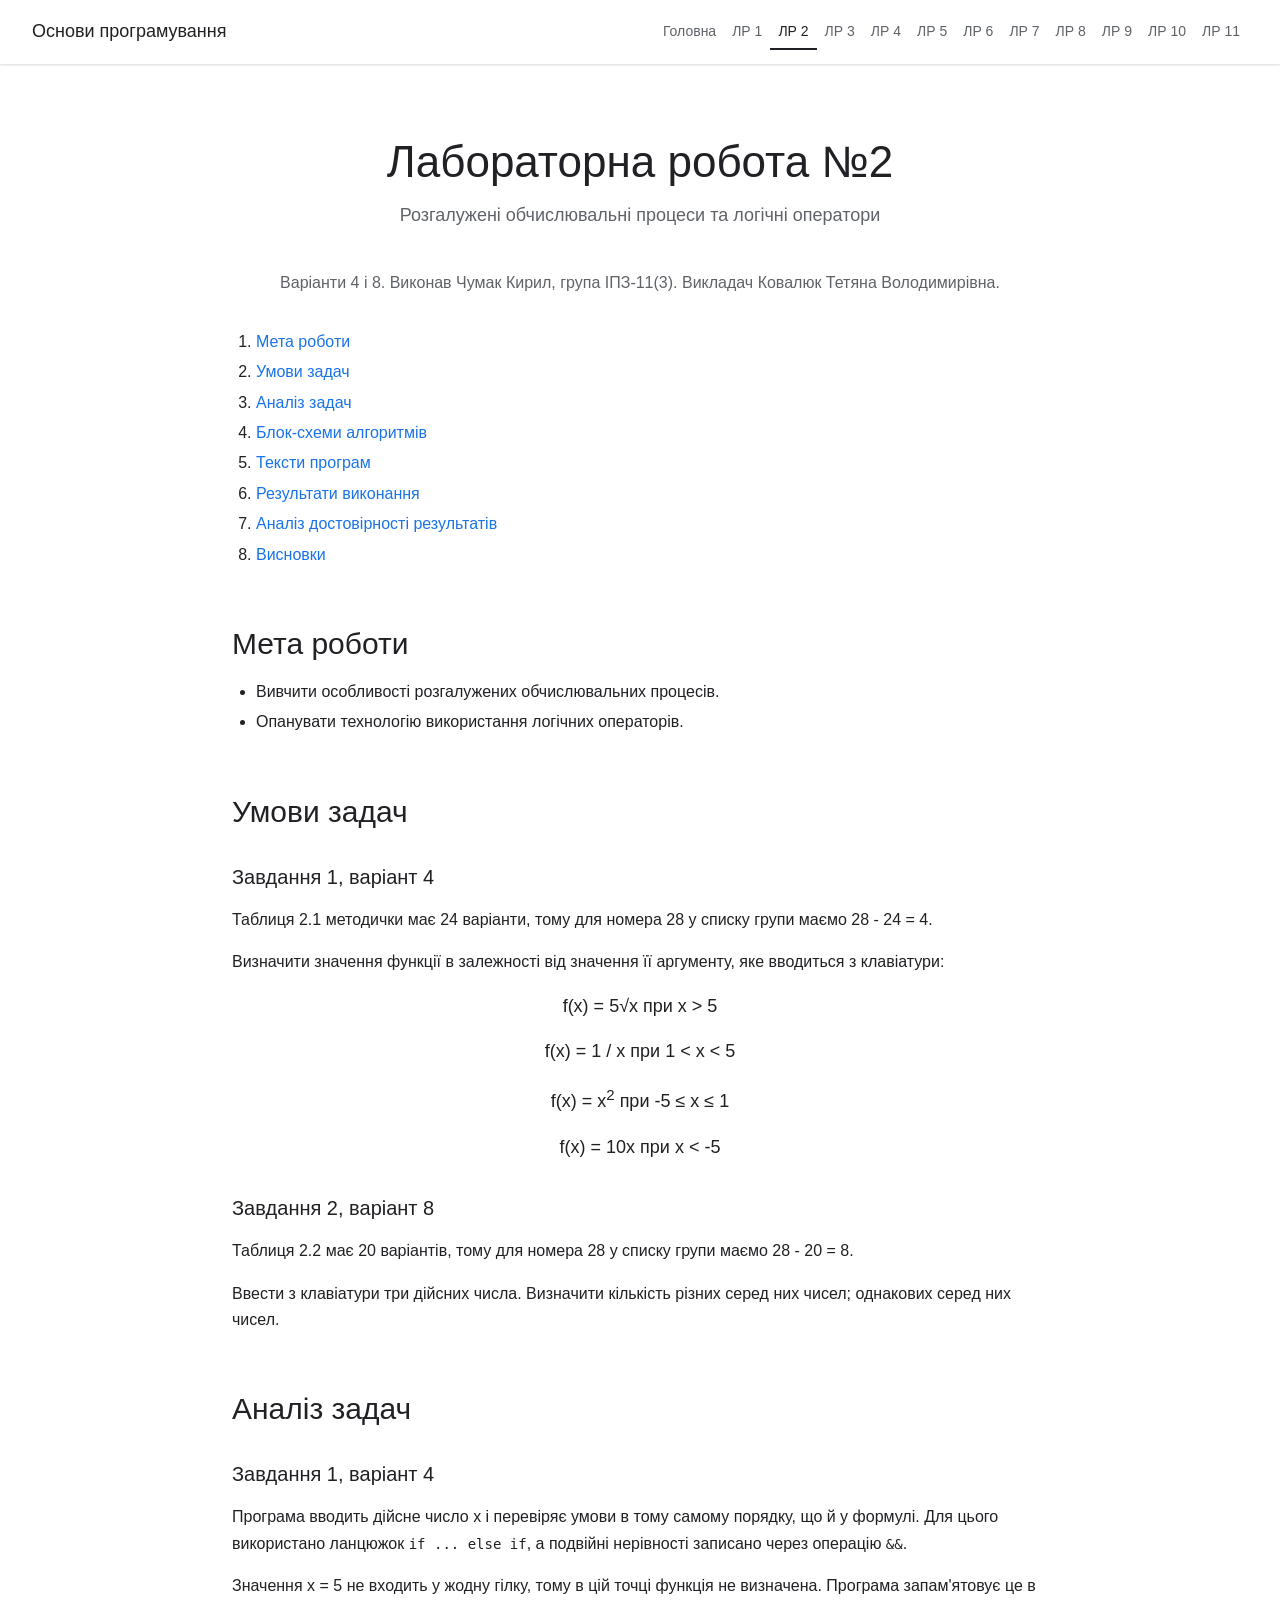
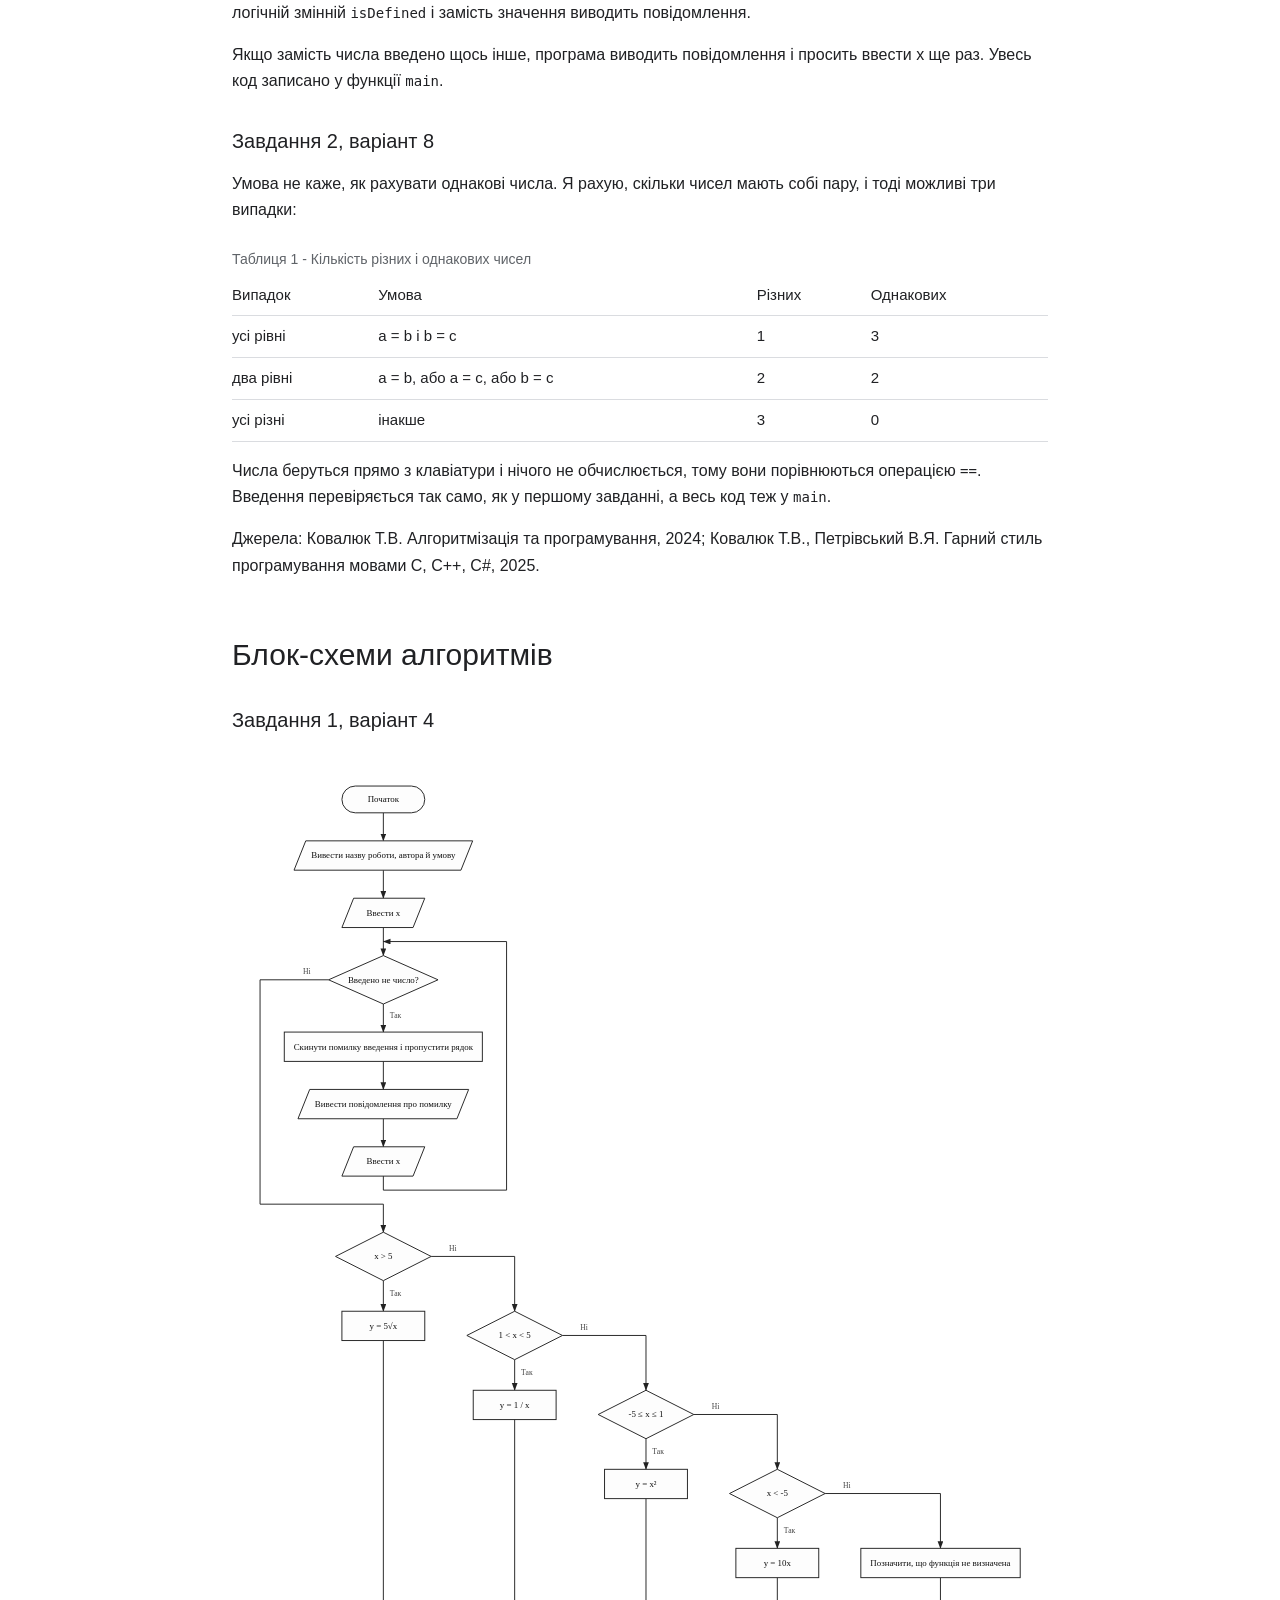
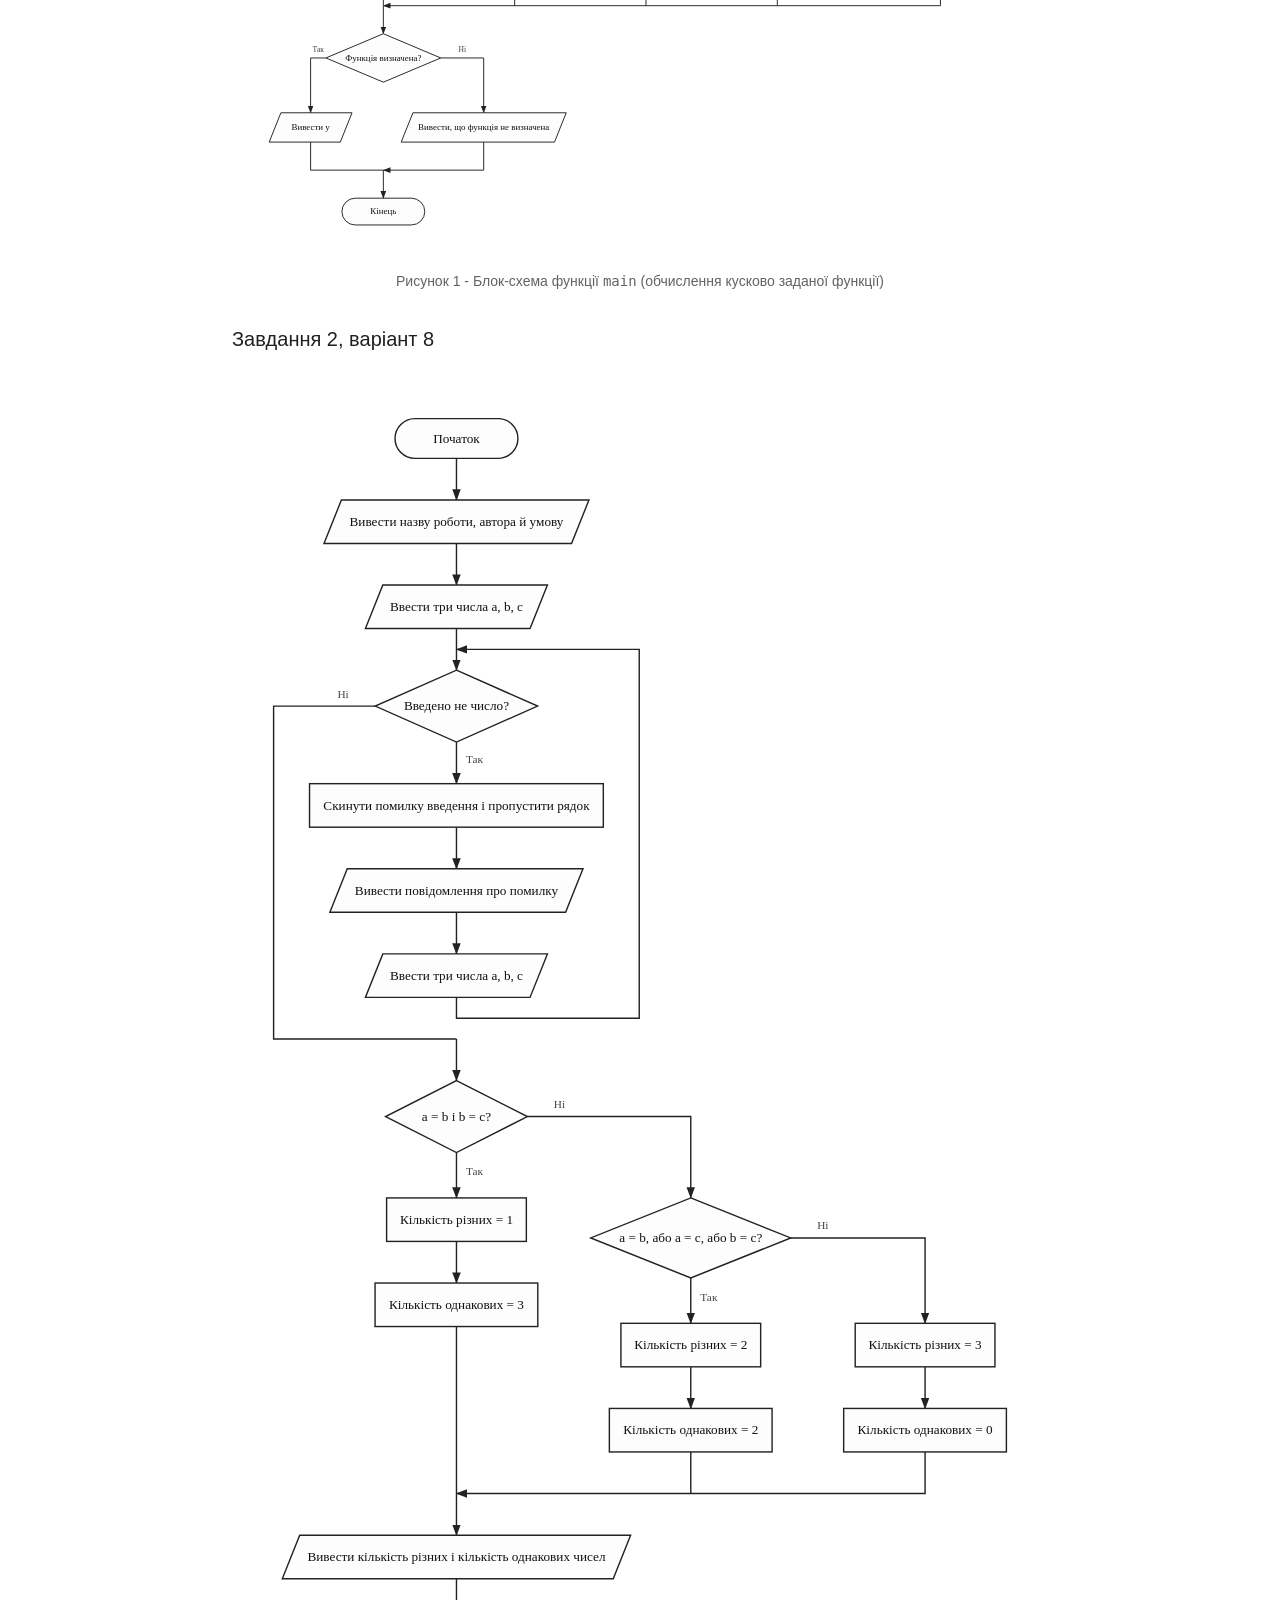
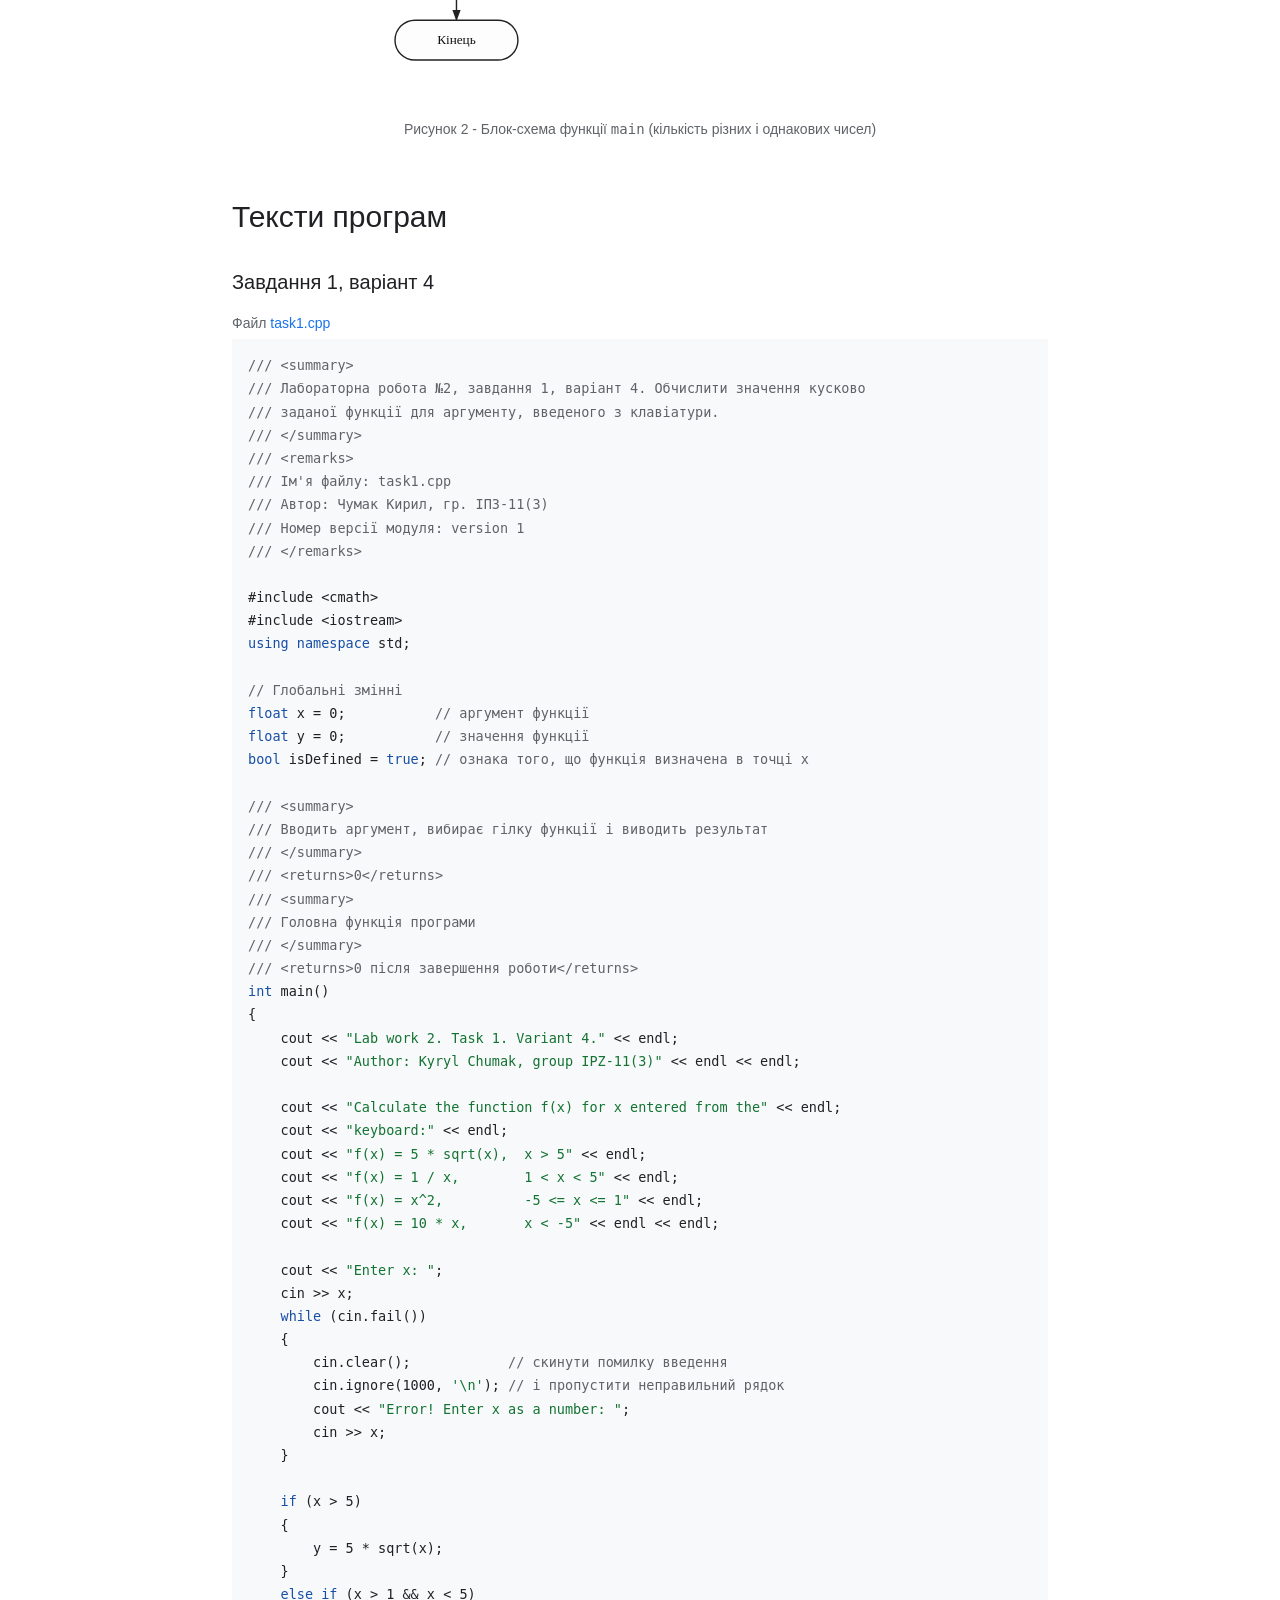
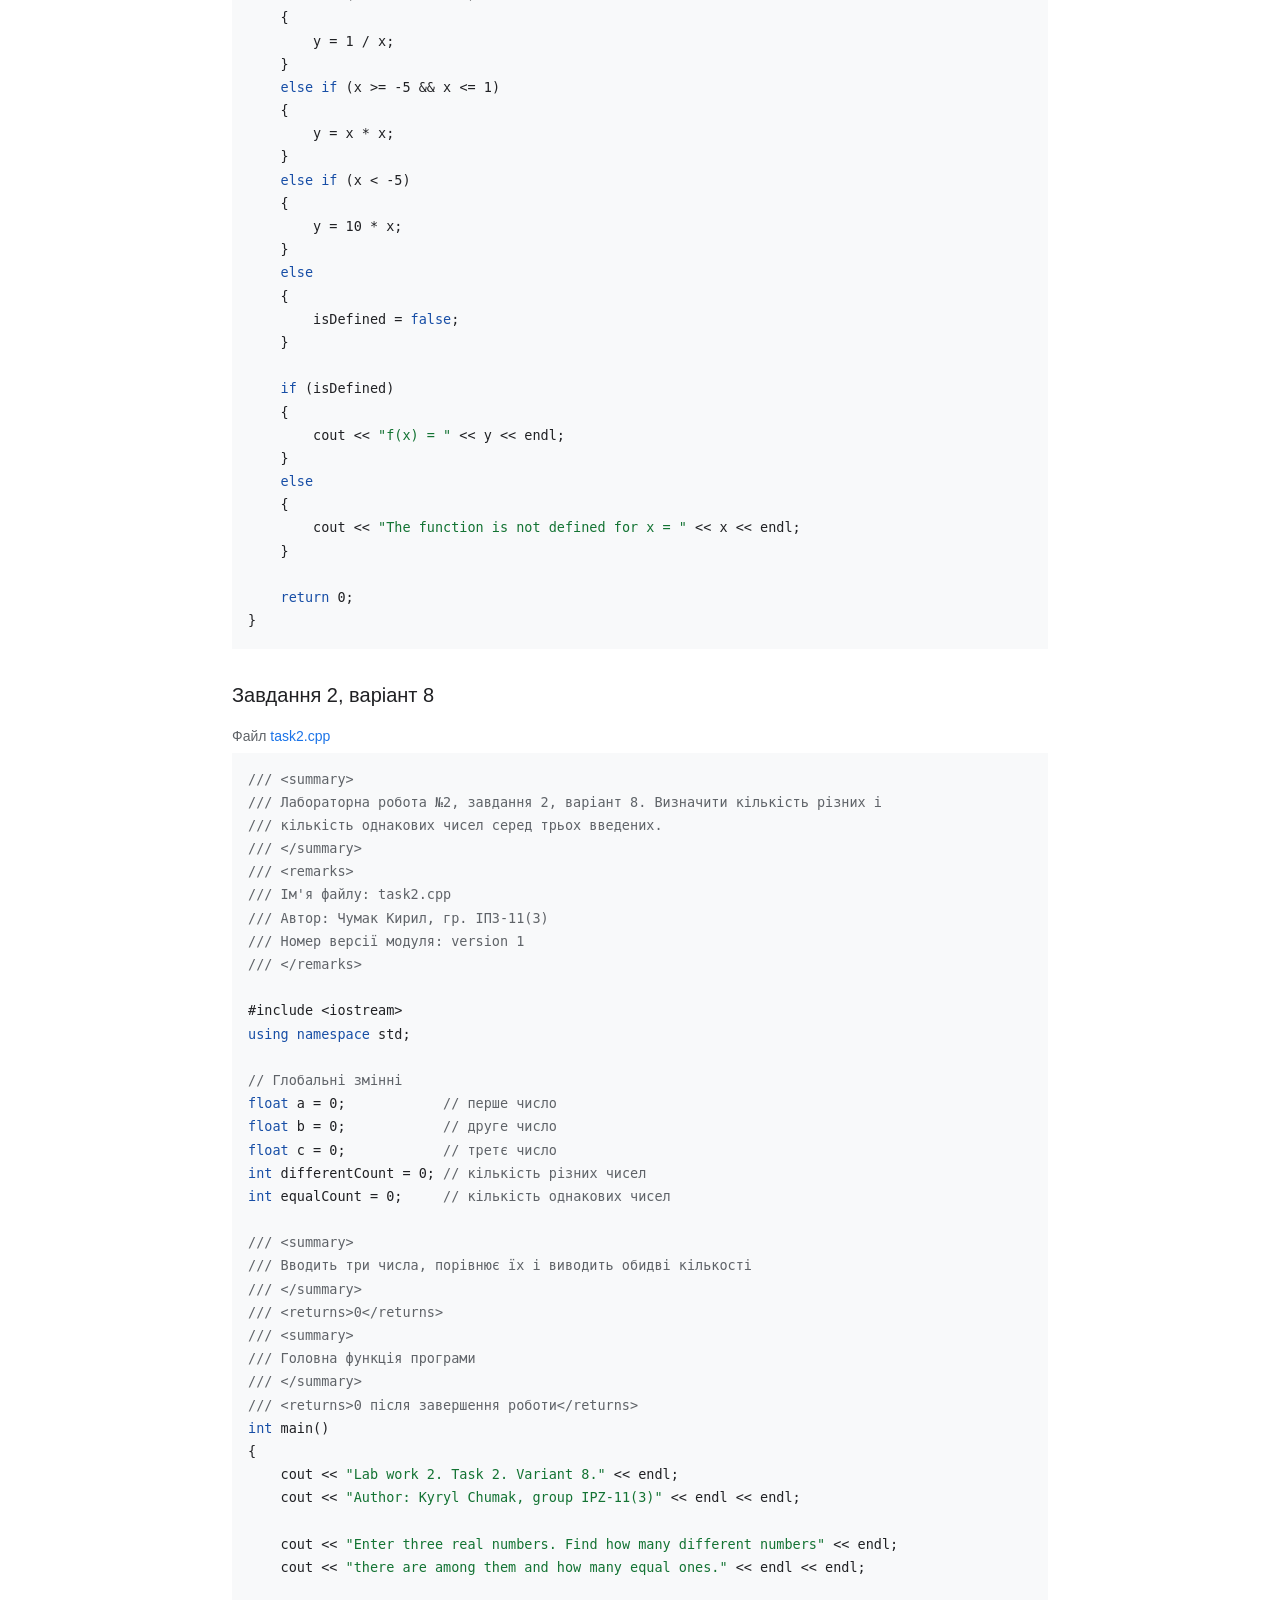
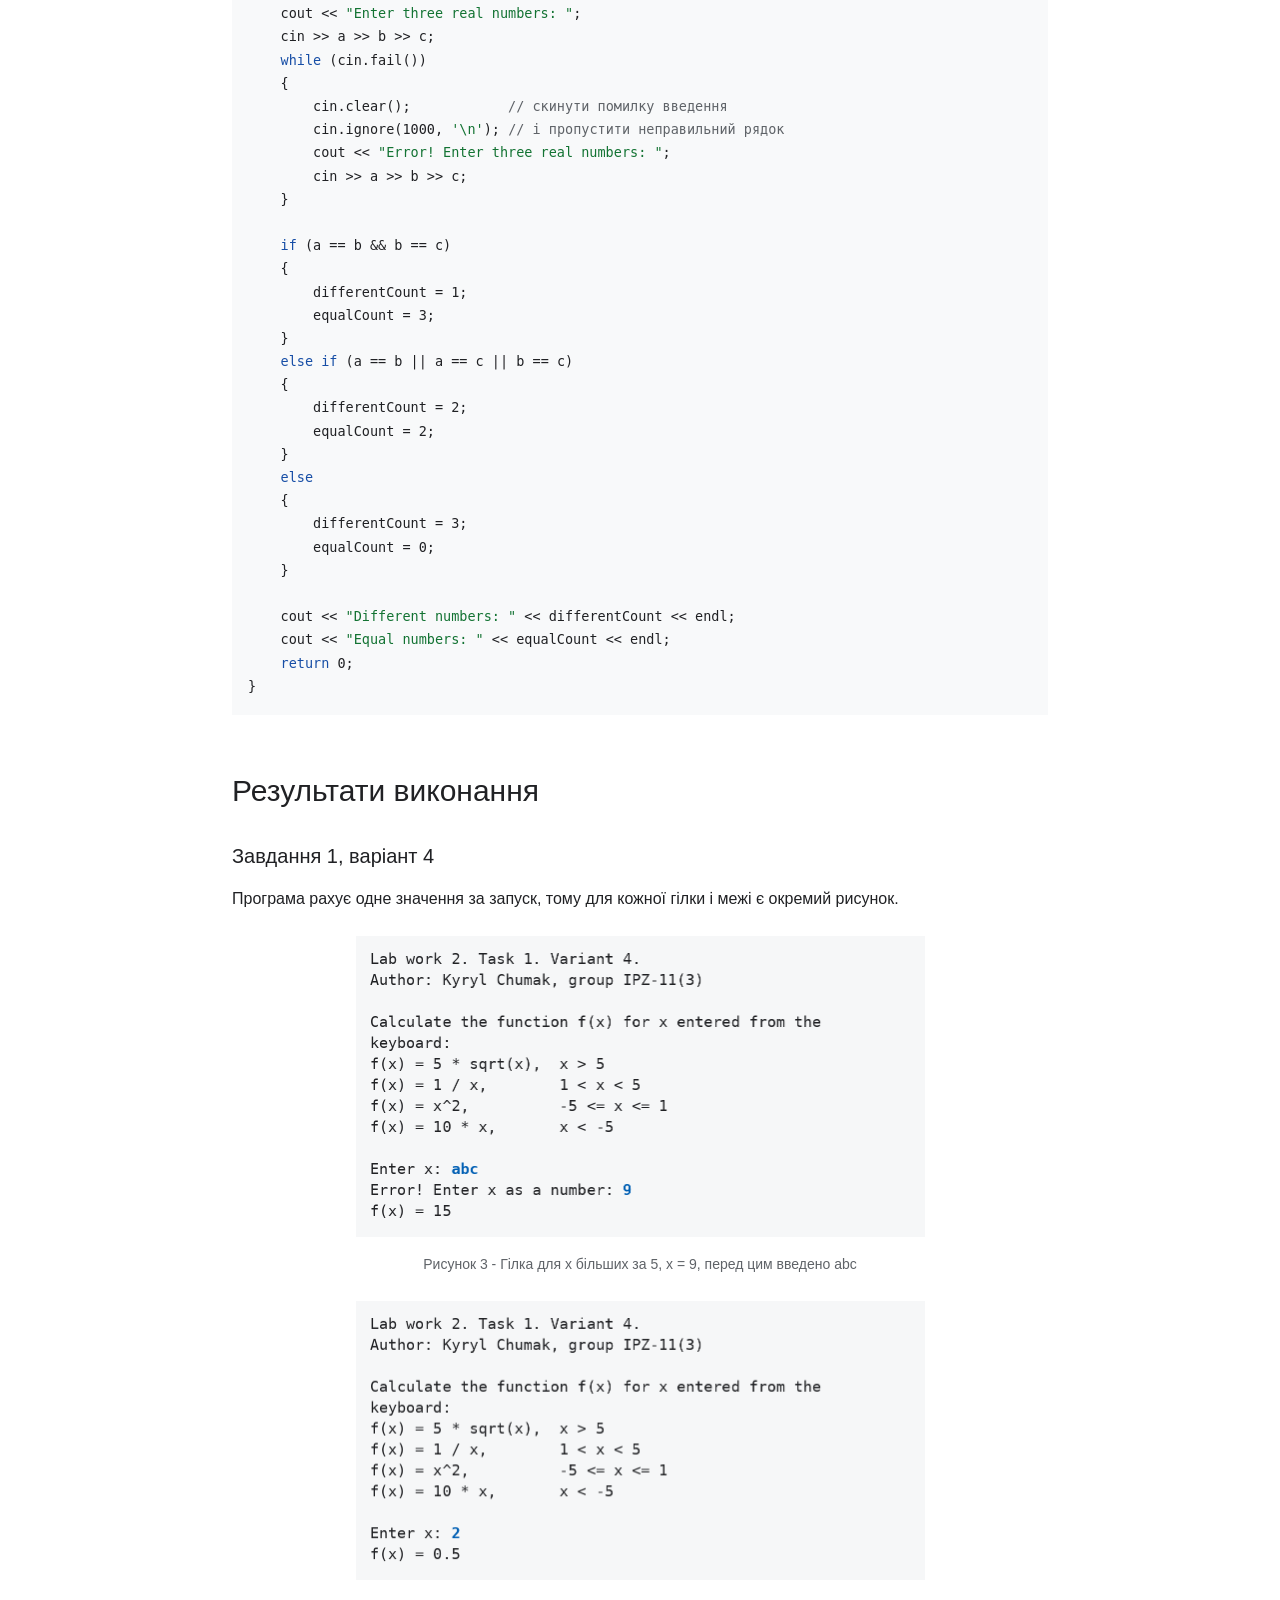
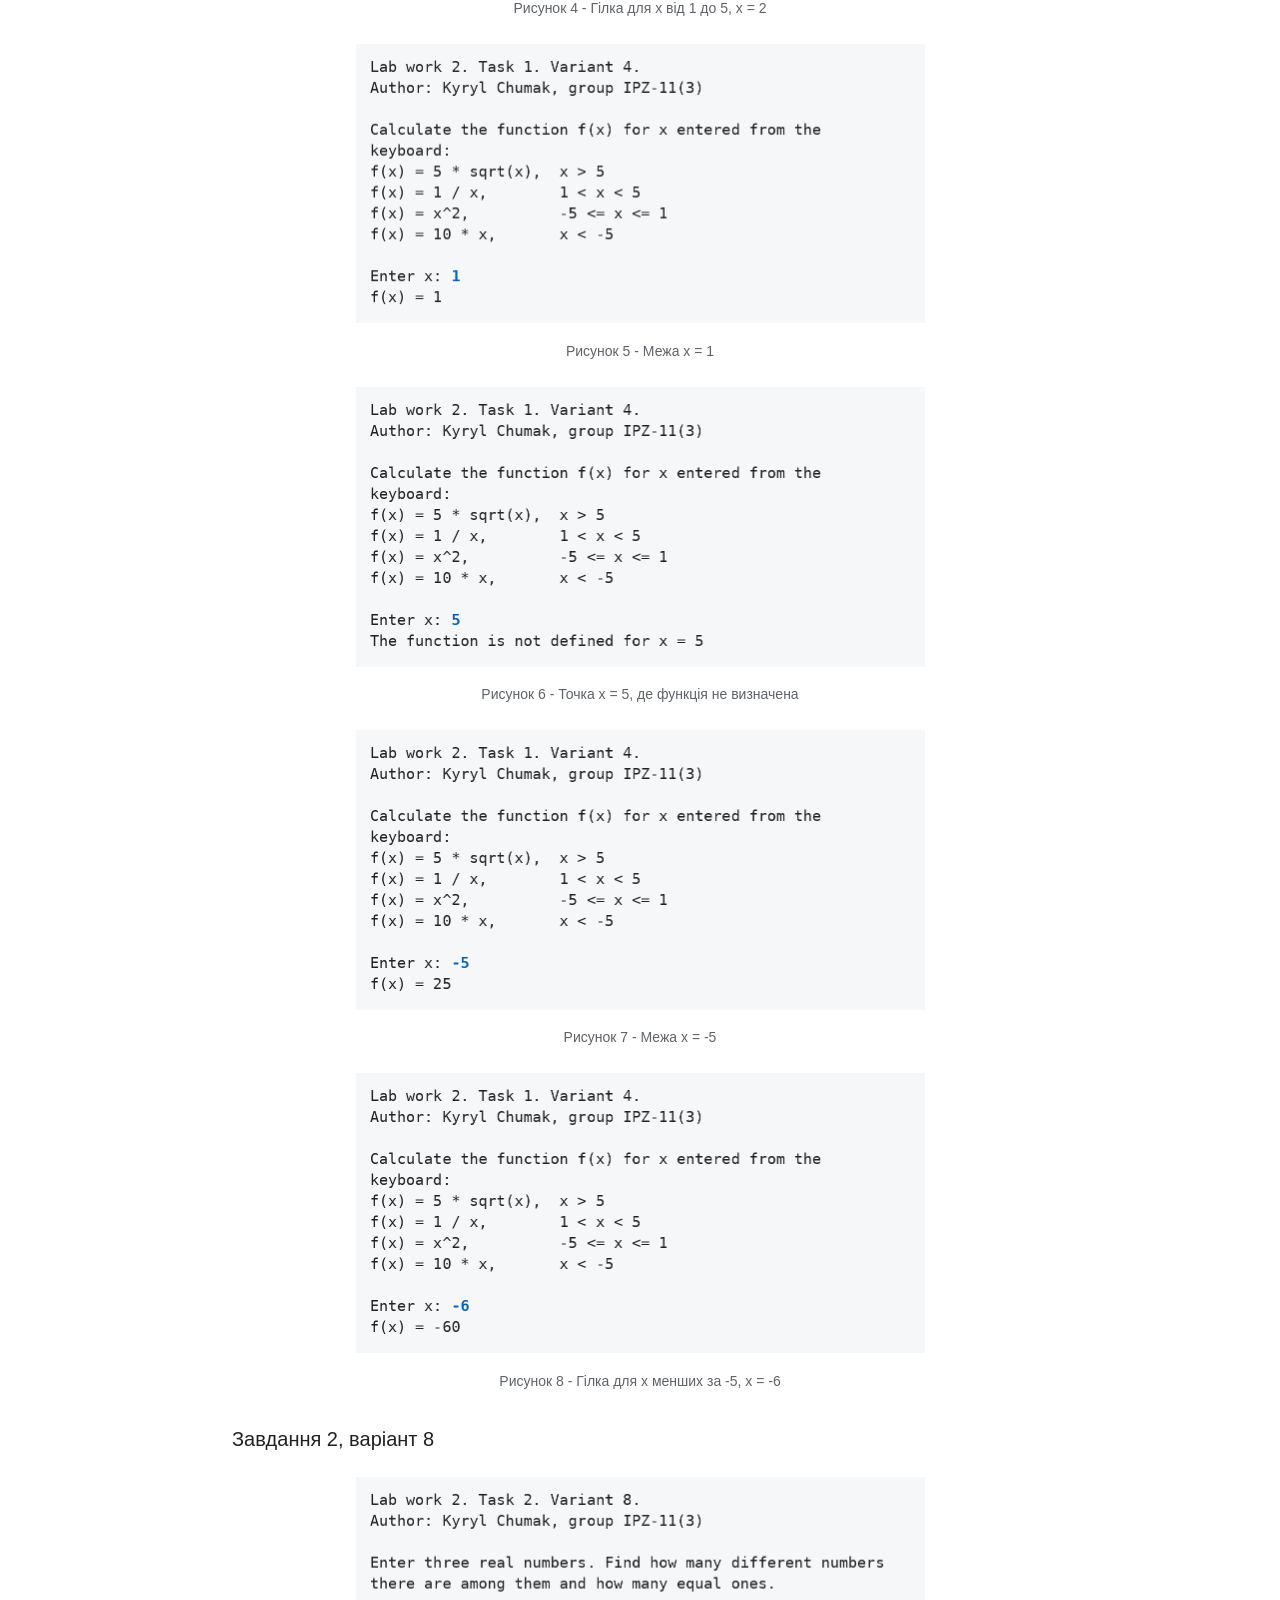
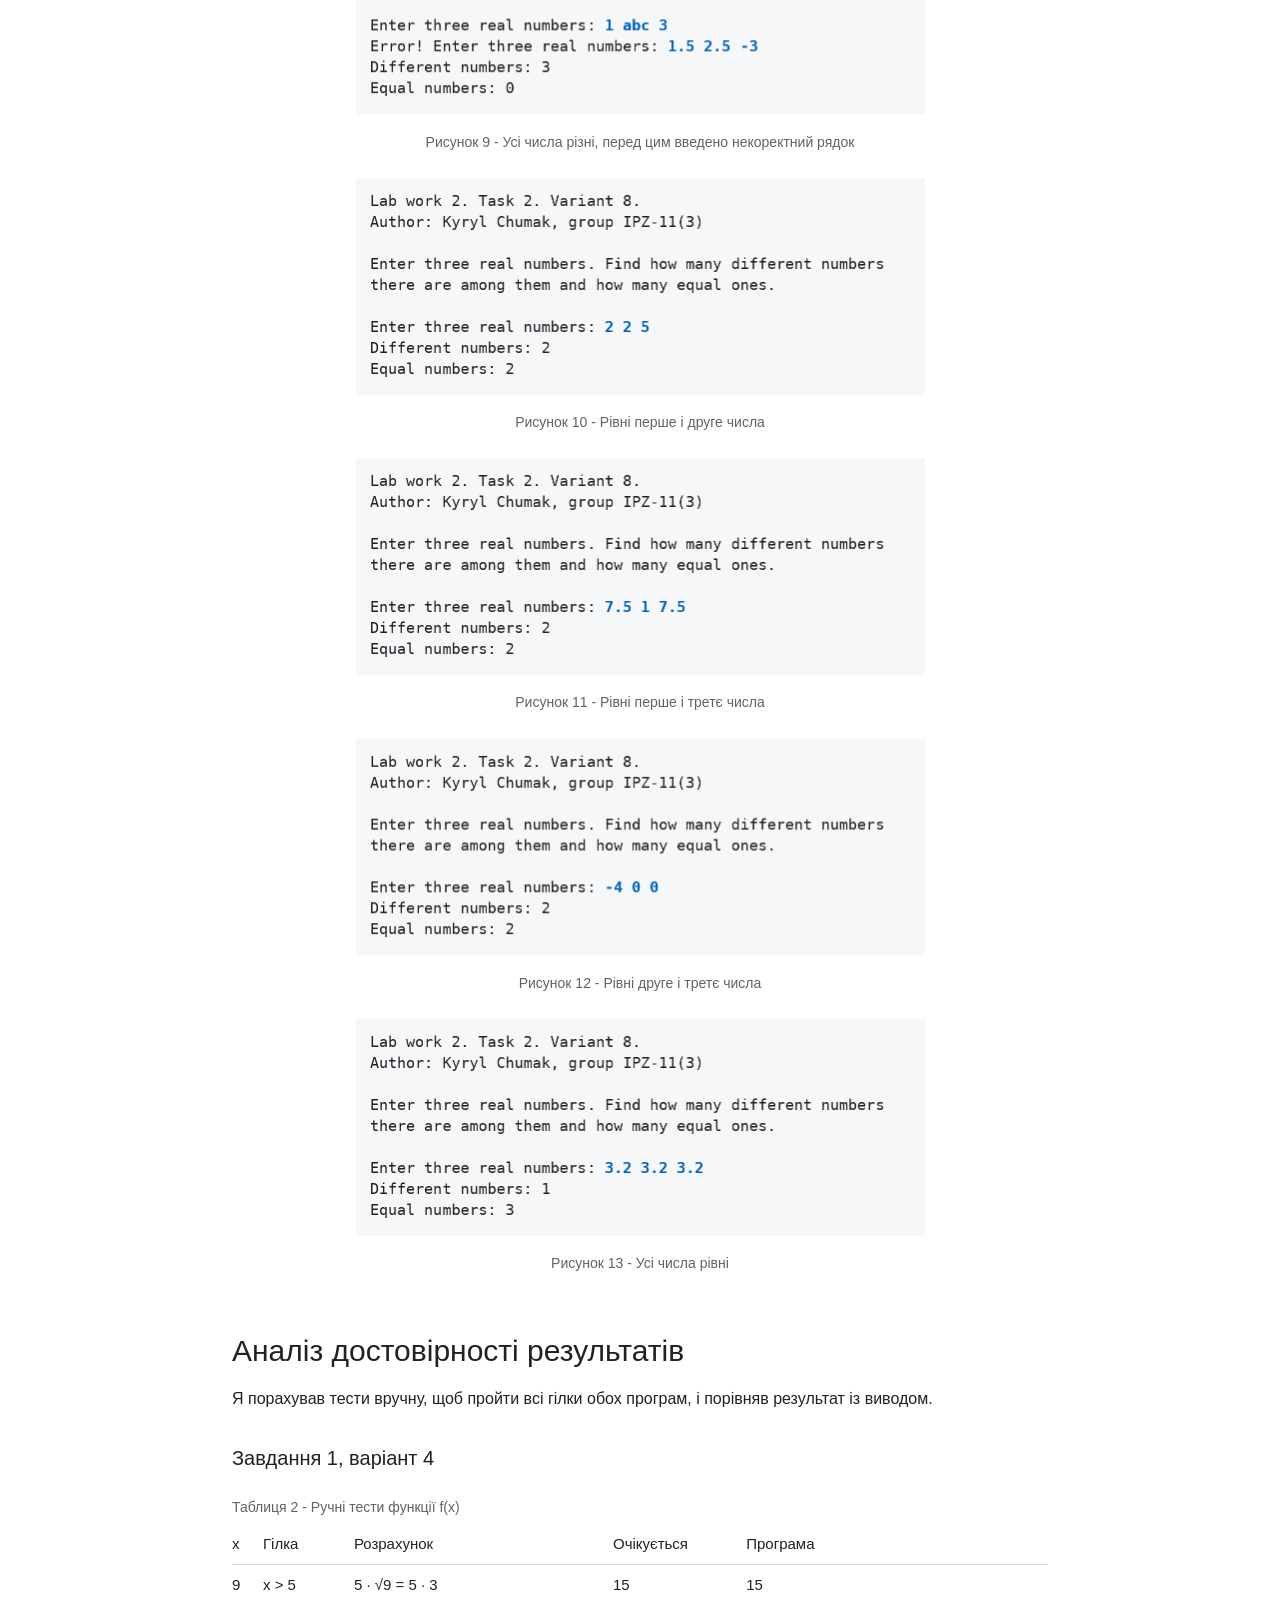
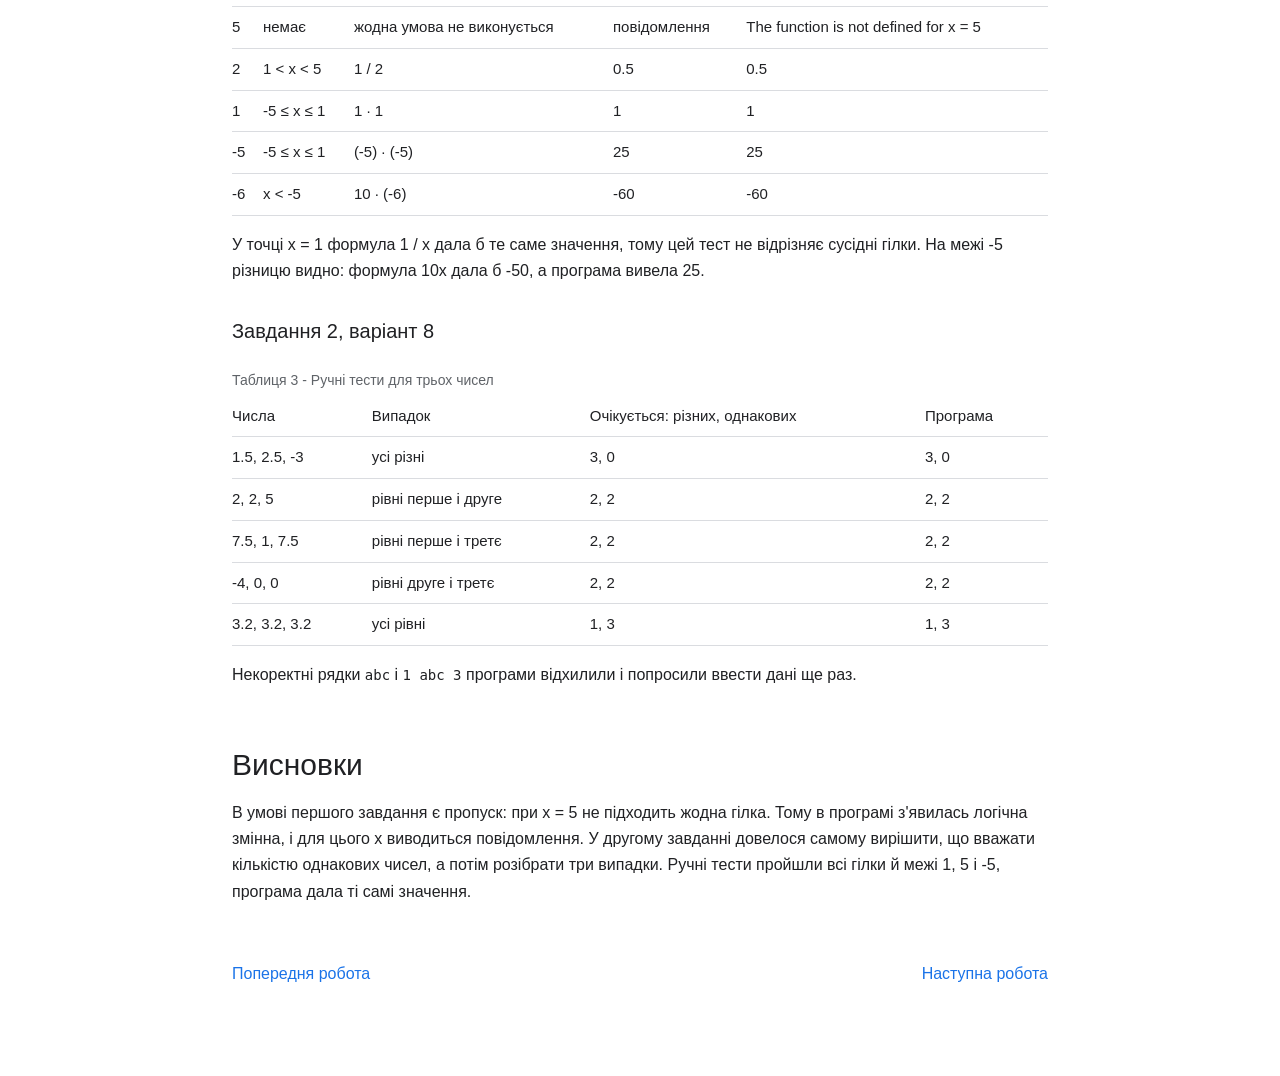
<file: lab02/index.html>
<!doctype html>
<html lang="uk">
<head>
<meta charset="utf-8">
<meta name="viewport" content="width=device-width, initial-scale=1">
<title>Лабораторна робота №2. Основи програмування</title>
<link rel="stylesheet" href="../style.css">
</head>
<body>
<header class="top">
<a class="site" href="../index.html">Основи програмування</a>
<nav class="wide" aria-label="Сторінки"><a href="../index.html">Головна</a><a href="../lab01/index.html">ЛР 1</a><a href="../lab02/index.html" class="active" aria-current="page">ЛР 2</a><a href="../lab03/index.html">ЛР 3</a><a href="../lab04/index.html">ЛР 4</a><a href="../lab05/index.html">ЛР 5</a><a href="../lab06/index.html">ЛР 6</a><a href="../lab07/index.html">ЛР 7</a><a href="../lab08/index.html">ЛР 8</a><a href="../lab09/index.html">ЛР 9</a><a href="../lab10/index.html">ЛР 10</a><a href="../lab11/index.html">ЛР 11</a></nav>
<details class="narrow"><summary>Меню</summary>
<nav aria-label="Сторінки"><a href="../index.html">Головна</a><a href="../lab01/index.html">ЛР 1</a><a href="../lab02/index.html" class="active" aria-current="page">ЛР 2</a><a href="../lab03/index.html">ЛР 3</a><a href="../lab04/index.html">ЛР 4</a><a href="../lab05/index.html">ЛР 5</a><a href="../lab06/index.html">ЛР 6</a><a href="../lab07/index.html">ЛР 7</a><a href="../lab08/index.html">ЛР 8</a><a href="../lab09/index.html">ЛР 9</a><a href="../lab10/index.html">ЛР 10</a><a href="../lab11/index.html">ЛР 11</a></nav></details>
</header>
<div class="banner"><h1>Лабораторна робота №2</h1><p>Розгалужені обчислювальні процеси та логічні оператори</p></div>
<main class="content" id="content">
<p class="info">Варіанти 4 і 8. Виконав Чумак Кирил, група ІПЗ-11(3). Викладач Ковалюк Тетяна Володимирівна.</p>
<nav class="toc" aria-label="Зміст"><ol><li><a href="#goal">Мета роботи</a></li><li><a href="#task">Умови задач</a></li><li><a href="#analysis">Аналіз задач</a></li><li><a href="#scheme">Блок-схеми алгоритмів</a></li><li><a href="#code">Тексти програм</a></li><li><a href="#results">Результати виконання</a></li><li><a href="#check">Аналіз достовірності результатів</a></li><li><a href="#conclusion">Висновки</a></li></ol></nav>
<section id="goal"><h2>Мета роботи</h2>
<ul>
<li>Вивчити особливості розгалужених обчислювальних процесів.</li>
<li>Опанувати технологію використання логічних операторів.</li>
</ul>
</section>
<section id="task"><h2>Умови задач</h2>
<h3>Завдання 1, варіант 4</h3>
<p>Таблиця 2.1 методички має 24 варіанти, тому для номера 28 у списку групи маємо 28 - 24 = 4.</p>
<p>Визначити значення функції в залежності від значення її аргументу, яке вводиться з клавіатури:</p>
<div class="formula">f(x) = 5√x при x &gt; 5</div>
<div class="formula">f(x) = 1 / x при 1 &lt; x &lt; 5</div>
<div class="formula">f(x) = x<sup>2</sup> при -5 ≤ x ≤ 1</div>
<div class="formula">f(x) = 10x при x &lt; -5</div>
<h3>Завдання 2, варіант 8</h3>
<p>Таблиця 2.2 має 20 варіантів, тому для номера 28 у списку групи маємо 28 - 20 = 8.</p>
<p>Ввести з клавіатури три дійсних числа. Визначити кількість різних серед них чисел; однакових серед
них чисел.</p>
</section>
<section id="analysis"><h2>Аналіз задач</h2>
<h3>Завдання 1, варіант 4</h3>
<p>Програма вводить дійсне число x і перевіряє умови в тому самому порядку, що й у формулі. Для цього
використано ланцюжок <code>if ... else if</code>, а подвійні нерівності записано через операцію
<code>&amp;&amp;</code>.</p>
<p>Значення x = 5 не входить у жодну гілку, тому в цій точці функція не визначена. Програма
запам'ятовує це в логічній змінній <code>isDefined</code> і замість значення виводить
повідомлення.</p>
<p>Якщо замість числа введено щось інше, програма виводить повідомлення і просить ввести x ще раз.
Увесь код записано у функції <code>main</code>.</p>
<h3>Завдання 2, варіант 8</h3>
<p>Умова не каже, як рахувати однакові числа. Я рахую, скільки чисел мають собі пару, і тоді можливі
три випадки:</p>
<p class="tcap">Таблиця 1 - Кількість різних і однакових чисел</p>
<div class="table-scroll"><table>
<tr><th>Випадок</th><th>Умова</th><th>Різних</th><th>Однакових</th></tr>
<tr><td>усі рівні</td><td>a = b і b = c</td><td>1</td><td>3</td></tr>
<tr><td>два рівні</td><td>a = b, або a = c, або b = c</td><td>2</td><td>2</td></tr>
<tr><td>усі різні</td><td>інакше</td><td>3</td><td>0</td></tr>
</table></div>
<p>Числа беруться прямо з клавіатури і нічого не обчислюється, тому вони порівнюються операцією
<code>==</code>. Введення перевіряється так само, як у першому завданні, а весь код теж у
<code>main</code>.</p>
<p>Джерела: Ковалюк Т.В. Алгоритмізація та програмування, 2024; Ковалюк Т.В., Петрівський В.Я.
Гарний стиль програмування мовами C, C++, C#, 2025.</p>
</section>
<section id="scheme"><h2>Блок-схеми алгоритмів</h2>
<h3>Завдання 1, варіант 4</h3>
<figure class="fc"><a href="img/task1-fc-main.svg"><img src="img/task1-fc-main.svg" alt="" loading="lazy"></a><figcaption>Рисунок 1 - Блок-схема функції <code>main</code> (обчислення кусково заданої функції)</figcaption></figure>
<h3>Завдання 2, варіант 8</h3>
<figure class="fc"><a href="img/task2-fc-main.svg"><img src="img/task2-fc-main.svg" alt="" loading="lazy"></a><figcaption>Рисунок 2 - Блок-схема функції <code>main</code> (кількість різних і однакових чисел)</figcaption></figure>
</section>
<section id="code"><h2>Тексти програм</h2>
<h3>Завдання 1, варіант 4</h3>
<p class="file">Файл <a href="task1.cpp" download>task1.cpp</a></p>
<pre><code><span class="cm">/// &lt;summary&gt;</span>
<span class="cm">/// Лабораторна робота №2, завдання 1, варіант 4. Обчислити значення кусково</span>
<span class="cm">/// заданої функції для аргументу, введеного з клавіатури.</span>
<span class="cm">/// &lt;/summary&gt;</span>
<span class="cm">/// &lt;remarks&gt;</span>
<span class="cm">/// Ім&#x27;я файлу: task1.cpp</span>
<span class="cm">/// Автор: Чумак Кирил, гр. ІПЗ-11(3)</span>
<span class="cm">/// Номер версії модуля: version 1</span>
<span class="cm">/// &lt;/remarks&gt;</span>

<span class="pp">#include &lt;cmath&gt;</span>
<span class="pp">#include &lt;iostream&gt;</span>
<span class="kw">using</span> <span class="kw">namespace</span> std;

<span class="cm">// Глобальні змінні</span>
<span class="kw">float</span> x = <span class="nm">0</span>;           <span class="cm">// аргумент функції</span>
<span class="kw">float</span> y = <span class="nm">0</span>;           <span class="cm">// значення функції</span>
<span class="kw">bool</span> isDefined = <span class="kw">true</span>; <span class="cm">// ознака того, що функція визначена в точці x</span>

<span class="cm">/// &lt;summary&gt;</span>
<span class="cm">/// Вводить аргумент, вибирає гілку функції і виводить результат</span>
<span class="cm">/// &lt;/summary&gt;</span>
<span class="cm">/// &lt;returns&gt;0&lt;/returns&gt;</span>
<span class="cm">/// &lt;summary&gt;</span>
<span class="cm">/// Головна функція програми</span>
<span class="cm">/// &lt;/summary&gt;</span>
<span class="cm">/// &lt;returns&gt;0 після завершення роботи&lt;/returns&gt;</span>
<span class="kw">int</span> main()
{
    cout &lt;&lt; <span class="st">&quot;Lab work 2. Task 1. Variant 4.&quot;</span> &lt;&lt; endl;
    cout &lt;&lt; <span class="st">&quot;Author: Kyryl Chumak, group IPZ-11(3)&quot;</span> &lt;&lt; endl &lt;&lt; endl;

    cout &lt;&lt; <span class="st">&quot;Calculate the function f(x) for x entered from the&quot;</span> &lt;&lt; endl;
    cout &lt;&lt; <span class="st">&quot;keyboard:&quot;</span> &lt;&lt; endl;
    cout &lt;&lt; <span class="st">&quot;f(x) = 5 * sqrt(x),  x &gt; 5&quot;</span> &lt;&lt; endl;
    cout &lt;&lt; <span class="st">&quot;f(x) = 1 / x,        1 &lt; x &lt; 5&quot;</span> &lt;&lt; endl;
    cout &lt;&lt; <span class="st">&quot;f(x) = x^2,          -5 &lt;= x &lt;= 1&quot;</span> &lt;&lt; endl;
    cout &lt;&lt; <span class="st">&quot;f(x) = 10 * x,       x &lt; -5&quot;</span> &lt;&lt; endl &lt;&lt; endl;

    cout &lt;&lt; <span class="st">&quot;Enter x: &quot;</span>;
    cin &gt;&gt; x;
    <span class="kw">while</span> (cin.fail())
    {
        cin.clear();            <span class="cm">// скинути помилку введення</span>
        cin.ignore(<span class="nm">1000</span>, <span class="st">&#x27;\n&#x27;</span>); <span class="cm">// і пропустити неправильний рядок</span>
        cout &lt;&lt; <span class="st">&quot;Error! Enter x as a number: &quot;</span>;
        cin &gt;&gt; x;
    }

    <span class="kw">if</span> (x &gt; <span class="nm">5</span>)
    {
        y = <span class="nm">5</span> * sqrt(x);
    }
    <span class="kw">else</span> <span class="kw">if</span> (x &gt; <span class="nm">1</span> &amp;&amp; x &lt; <span class="nm">5</span>)
    {
        y = <span class="nm">1</span> / x;
    }
    <span class="kw">else</span> <span class="kw">if</span> (x &gt;= -<span class="nm">5</span> &amp;&amp; x &lt;= <span class="nm">1</span>)
    {
        y = x * x;
    }
    <span class="kw">else</span> <span class="kw">if</span> (x &lt; -<span class="nm">5</span>)
    {
        y = <span class="nm">10</span> * x;
    }
    <span class="kw">else</span>
    {
        isDefined = <span class="kw">false</span>;
    }

    <span class="kw">if</span> (isDefined)
    {
        cout &lt;&lt; <span class="st">&quot;f(x) = &quot;</span> &lt;&lt; y &lt;&lt; endl;
    }
    <span class="kw">else</span>
    {
        cout &lt;&lt; <span class="st">&quot;The function is not defined for x = &quot;</span> &lt;&lt; x &lt;&lt; endl;
    }

    <span class="kw">return</span> <span class="nm">0</span>;
}
</code></pre>
<h3>Завдання 2, варіант 8</h3>
<p class="file">Файл <a href="task2.cpp" download>task2.cpp</a></p>
<pre><code><span class="cm">/// &lt;summary&gt;</span>
<span class="cm">/// Лабораторна робота №2, завдання 2, варіант 8. Визначити кількість різних і</span>
<span class="cm">/// кількість однакових чисел серед трьох введених.</span>
<span class="cm">/// &lt;/summary&gt;</span>
<span class="cm">/// &lt;remarks&gt;</span>
<span class="cm">/// Ім&#x27;я файлу: task2.cpp</span>
<span class="cm">/// Автор: Чумак Кирил, гр. ІПЗ-11(3)</span>
<span class="cm">/// Номер версії модуля: version 1</span>
<span class="cm">/// &lt;/remarks&gt;</span>

<span class="pp">#include &lt;iostream&gt;</span>
<span class="kw">using</span> <span class="kw">namespace</span> std;

<span class="cm">// Глобальні змінні</span>
<span class="kw">float</span> a = <span class="nm">0</span>;            <span class="cm">// перше число</span>
<span class="kw">float</span> b = <span class="nm">0</span>;            <span class="cm">// друге число</span>
<span class="kw">float</span> c = <span class="nm">0</span>;            <span class="cm">// третє число</span>
<span class="kw">int</span> differentCount = <span class="nm">0</span>; <span class="cm">// кількість різних чисел</span>
<span class="kw">int</span> equalCount = <span class="nm">0</span>;     <span class="cm">// кількість однакових чисел</span>

<span class="cm">/// &lt;summary&gt;</span>
<span class="cm">/// Вводить три числа, порівнює їх і виводить обидві кількості</span>
<span class="cm">/// &lt;/summary&gt;</span>
<span class="cm">/// &lt;returns&gt;0&lt;/returns&gt;</span>
<span class="cm">/// &lt;summary&gt;</span>
<span class="cm">/// Головна функція програми</span>
<span class="cm">/// &lt;/summary&gt;</span>
<span class="cm">/// &lt;returns&gt;0 після завершення роботи&lt;/returns&gt;</span>
<span class="kw">int</span> main()
{
    cout &lt;&lt; <span class="st">&quot;Lab work 2. Task 2. Variant 8.&quot;</span> &lt;&lt; endl;
    cout &lt;&lt; <span class="st">&quot;Author: Kyryl Chumak, group IPZ-11(3)&quot;</span> &lt;&lt; endl &lt;&lt; endl;

    cout &lt;&lt; <span class="st">&quot;Enter three real numbers. Find how many different numbers&quot;</span> &lt;&lt; endl;
    cout &lt;&lt; <span class="st">&quot;there are among them and how many equal ones.&quot;</span> &lt;&lt; endl &lt;&lt; endl;

    cout &lt;&lt; <span class="st">&quot;Enter three real numbers: &quot;</span>;
    cin &gt;&gt; a &gt;&gt; b &gt;&gt; c;
    <span class="kw">while</span> (cin.fail())
    {
        cin.clear();            <span class="cm">// скинути помилку введення</span>
        cin.ignore(<span class="nm">1000</span>, <span class="st">&#x27;\n&#x27;</span>); <span class="cm">// і пропустити неправильний рядок</span>
        cout &lt;&lt; <span class="st">&quot;Error! Enter three real numbers: &quot;</span>;
        cin &gt;&gt; a &gt;&gt; b &gt;&gt; c;
    }

    <span class="kw">if</span> (a == b &amp;&amp; b == c)
    {
        differentCount = <span class="nm">1</span>;
        equalCount = <span class="nm">3</span>;
    }
    <span class="kw">else</span> <span class="kw">if</span> (a == b || a == c || b == c)
    {
        differentCount = <span class="nm">2</span>;
        equalCount = <span class="nm">2</span>;
    }
    <span class="kw">else</span>
    {
        differentCount = <span class="nm">3</span>;
        equalCount = <span class="nm">0</span>;
    }

    cout &lt;&lt; <span class="st">&quot;Different numbers: &quot;</span> &lt;&lt; differentCount &lt;&lt; endl;
    cout &lt;&lt; <span class="st">&quot;Equal numbers: &quot;</span> &lt;&lt; equalCount &lt;&lt; endl;
    <span class="kw">return</span> <span class="nm">0</span>;
}
</code></pre>
</section>
<section id="results"><h2>Результати виконання</h2>
<h3>Завдання 1, варіант 4</h3>
<p>Програма рахує одне значення за запуск, тому для кожної гілки і межі є окремий рисунок.</p>
<figure class="shot"><a href="img/task1-run-1.png"><img src="img/task1-run-1.png" alt="" width="569" loading="lazy"></a><figcaption>Рисунок 3 - Гілка для x більших за 5, x = 9, перед цим введено abc</figcaption></figure>
<figure class="shot"><a href="img/task1-run-2.png"><img src="img/task1-run-2.png" alt="" width="569" loading="lazy"></a><figcaption>Рисунок 4 - Гілка для x від 1 до 5, x = 2</figcaption></figure>
<figure class="shot"><a href="img/task1-run-3.png"><img src="img/task1-run-3.png" alt="" width="569" loading="lazy"></a><figcaption>Рисунок 5 - Межа x = 1</figcaption></figure>
<figure class="shot"><a href="img/task1-run-4.png"><img src="img/task1-run-4.png" alt="" width="569" loading="lazy"></a><figcaption>Рисунок 6 - Точка x = 5, де функція не визначена</figcaption></figure>
<figure class="shot"><a href="img/task1-run-5.png"><img src="img/task1-run-5.png" alt="" width="569" loading="lazy"></a><figcaption>Рисунок 7 - Межа x = -5</figcaption></figure>
<figure class="shot"><a href="img/task1-run-6.png"><img src="img/task1-run-6.png" alt="" width="569" loading="lazy"></a><figcaption>Рисунок 8 - Гілка для x менших за -5, x = -6</figcaption></figure>
<h3>Завдання 2, варіант 8</h3>
<figure class="shot"><a href="img/task2-run-1.png"><img src="img/task2-run-1.png" alt="" width="569" loading="lazy"></a><figcaption>Рисунок 9 - Усі числа різні, перед цим введено некоректний рядок</figcaption></figure>
<figure class="shot"><a href="img/task2-run-2.png"><img src="img/task2-run-2.png" alt="" width="569" loading="lazy"></a><figcaption>Рисунок 10 - Рівні перше і друге числа</figcaption></figure>
<figure class="shot"><a href="img/task2-run-3.png"><img src="img/task2-run-3.png" alt="" width="569" loading="lazy"></a><figcaption>Рисунок 11 - Рівні перше і третє числа</figcaption></figure>
<figure class="shot"><a href="img/task2-run-4.png"><img src="img/task2-run-4.png" alt="" width="569" loading="lazy"></a><figcaption>Рисунок 12 - Рівні друге і третє числа</figcaption></figure>
<figure class="shot"><a href="img/task2-run-5.png"><img src="img/task2-run-5.png" alt="" width="569" loading="lazy"></a><figcaption>Рисунок 13 - Усі числа рівні</figcaption></figure>
</section>
<section id="check"><h2>Аналіз достовірності результатів</h2>
<p>Я порахував тести вручну, щоб пройти всі гілки обох програм, і порівняв результат із виводом.</p>
<h3>Завдання 1, варіант 4</h3>
<p class="tcap">Таблиця 2 - Ручні тести функції f(x)</p>
<div class="table-scroll"><table>
<tr><th>x</th><th>Гілка</th><th>Розрахунок</th><th>Очікується</th><th>Програма</th></tr>
<tr><td>9</td><td>x &gt; 5</td><td>5 · √9 = 5 · 3</td><td>15</td><td>15</td></tr>
<tr><td>5</td><td>немає</td><td>жодна умова не виконується</td><td>повідомлення</td><td>The function is not defined for x = 5</td></tr>
<tr><td>2</td><td>1 &lt; x &lt; 5</td><td>1 / 2</td><td>0.5</td><td>0.5</td></tr>
<tr><td>1</td><td>-5 ≤ x ≤ 1</td><td>1 · 1</td><td>1</td><td>1</td></tr>
<tr><td>-5</td><td>-5 ≤ x ≤ 1</td><td>(-5) · (-5)</td><td>25</td><td>25</td></tr>
<tr><td>-6</td><td>x &lt; -5</td><td>10 · (-6)</td><td>-60</td><td>-60</td></tr>
</table></div>
<p>У точці x = 1 формула 1 / x дала б те саме значення, тому цей тест не відрізняє сусідні гілки. На
межі -5 різницю видно: формула 10x дала б -50, а програма вивела 25.</p>
<h3>Завдання 2, варіант 8</h3>
<p class="tcap">Таблиця 3 - Ручні тести для трьох чисел</p>
<div class="table-scroll"><table>
<tr><th>Числа</th><th>Випадок</th><th>Очікується: різних, однакових</th><th>Програма</th></tr>
<tr><td>1.5, 2.5, -3</td><td>усі різні</td><td>3, 0</td><td>3, 0</td></tr>
<tr><td>2, 2, 5</td><td>рівні перше і друге</td><td>2, 2</td><td>2, 2</td></tr>
<tr><td>7.5, 1, 7.5</td><td>рівні перше і третє</td><td>2, 2</td><td>2, 2</td></tr>
<tr><td>-4, 0, 0</td><td>рівні друге і третє</td><td>2, 2</td><td>2, 2</td></tr>
<tr><td>3.2, 3.2, 3.2</td><td>усі рівні</td><td>1, 3</td><td>1, 3</td></tr>
</table></div>
<p>Некоректні рядки <code>abc</code> і <code>1 abc 3</code> програми відхилили і попросили ввести дані
ще раз.</p>
</section>
<section id="conclusion"><h2>Висновки</h2>
<p>В умові першого завдання є пропуск: при x = 5 не підходить жодна гілка. Тому в програмі з'явилась
логічна змінна, і для цього x виводиться повідомлення. У другому завданні довелося самому вирішити,
що вважати кількістю однакових чисел, а потім розібрати три випадки. Ручні тести пройшли всі гілки
й межі 1, 5 і -5, програма дала ті самі значення.</p>
</section>
<p class="pager"><a href="../lab01/index.html">Попередня робота</a><a href="../lab03/index.html">Наступна робота</a></p>
</main>
</body>
</html>
</file>
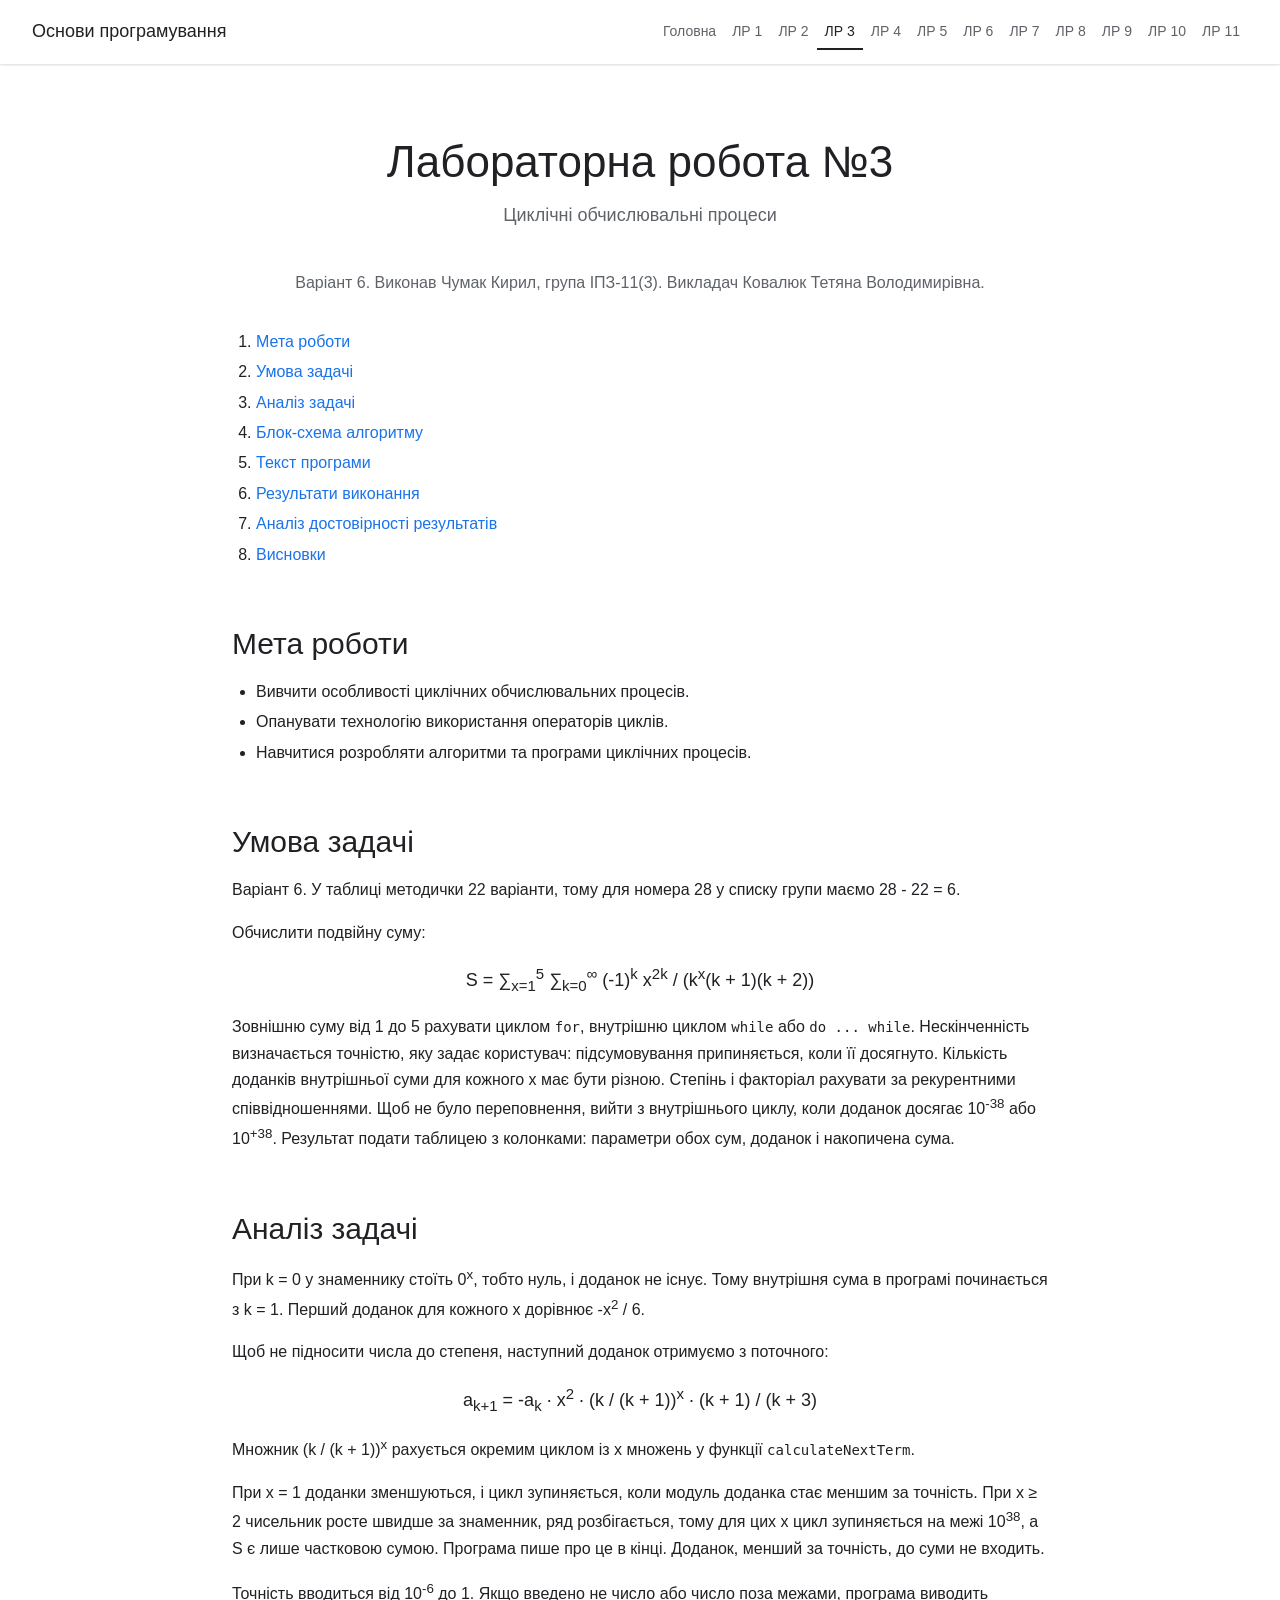
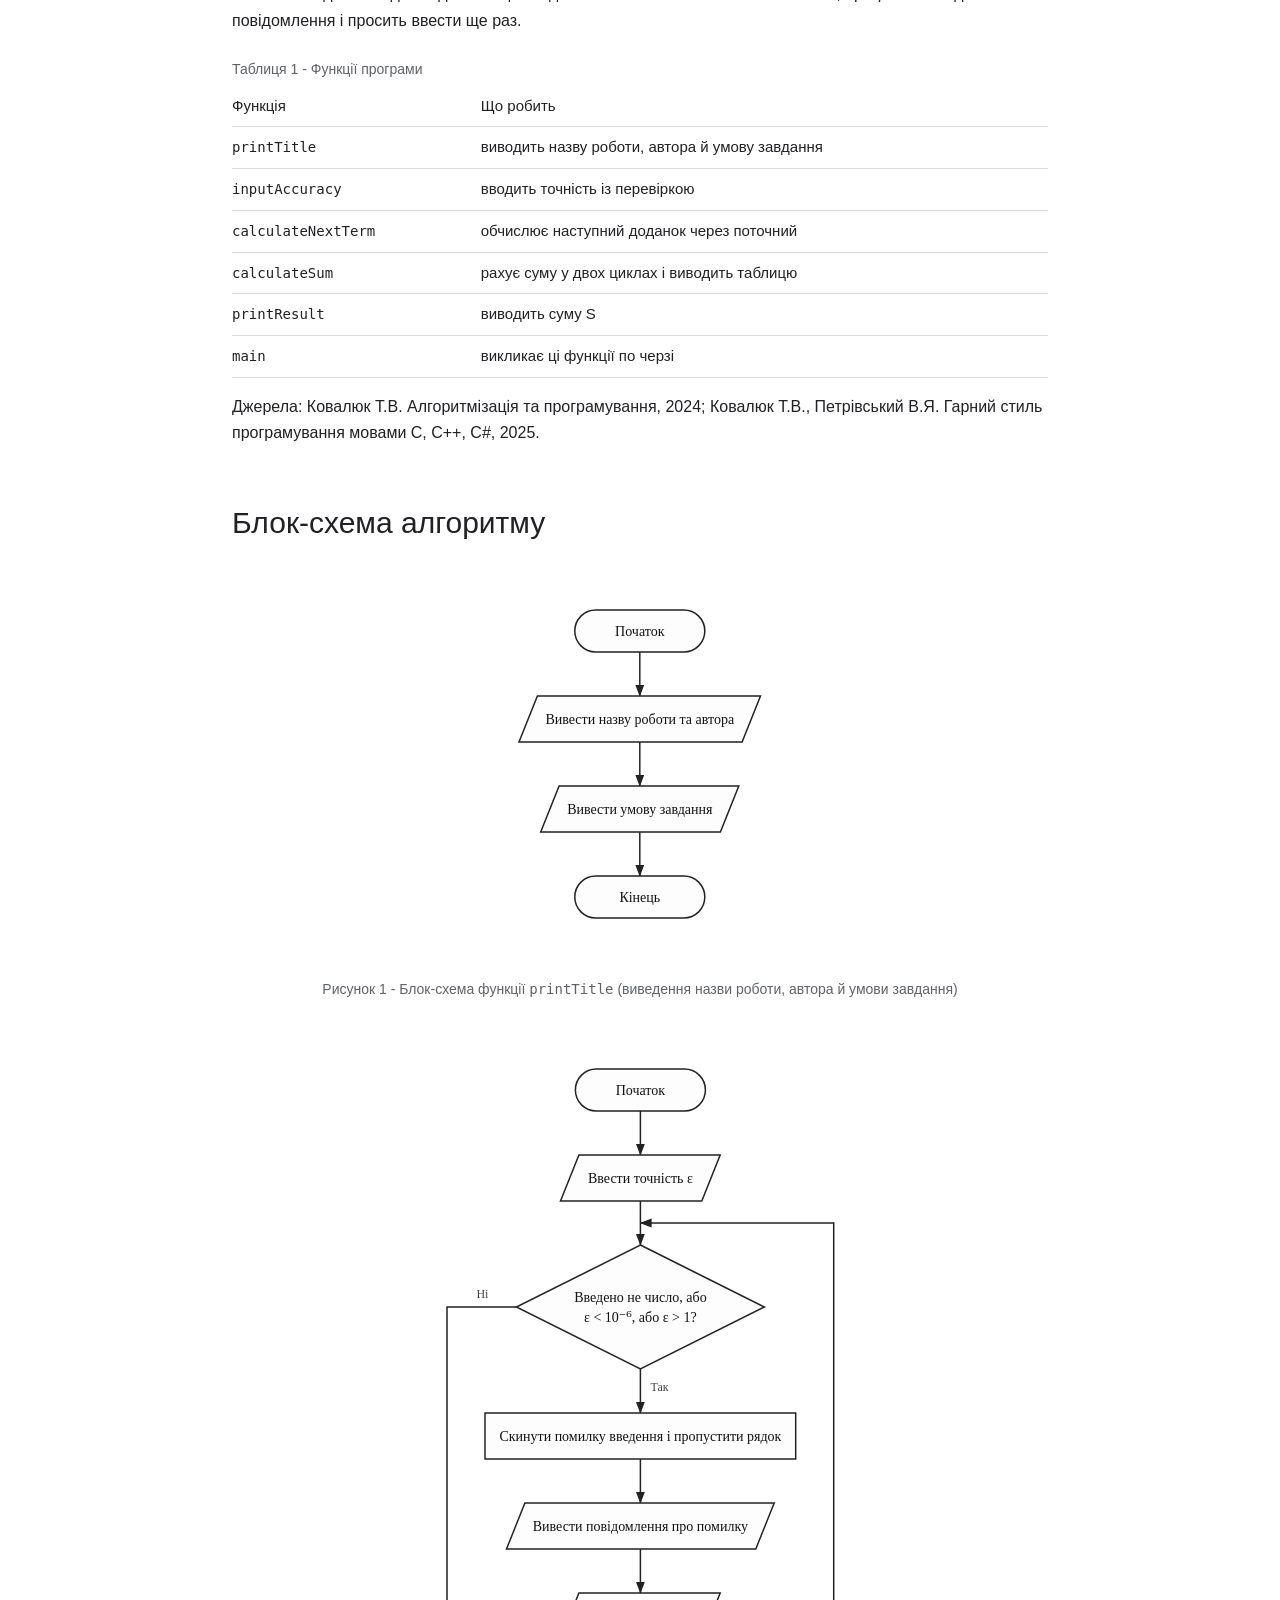
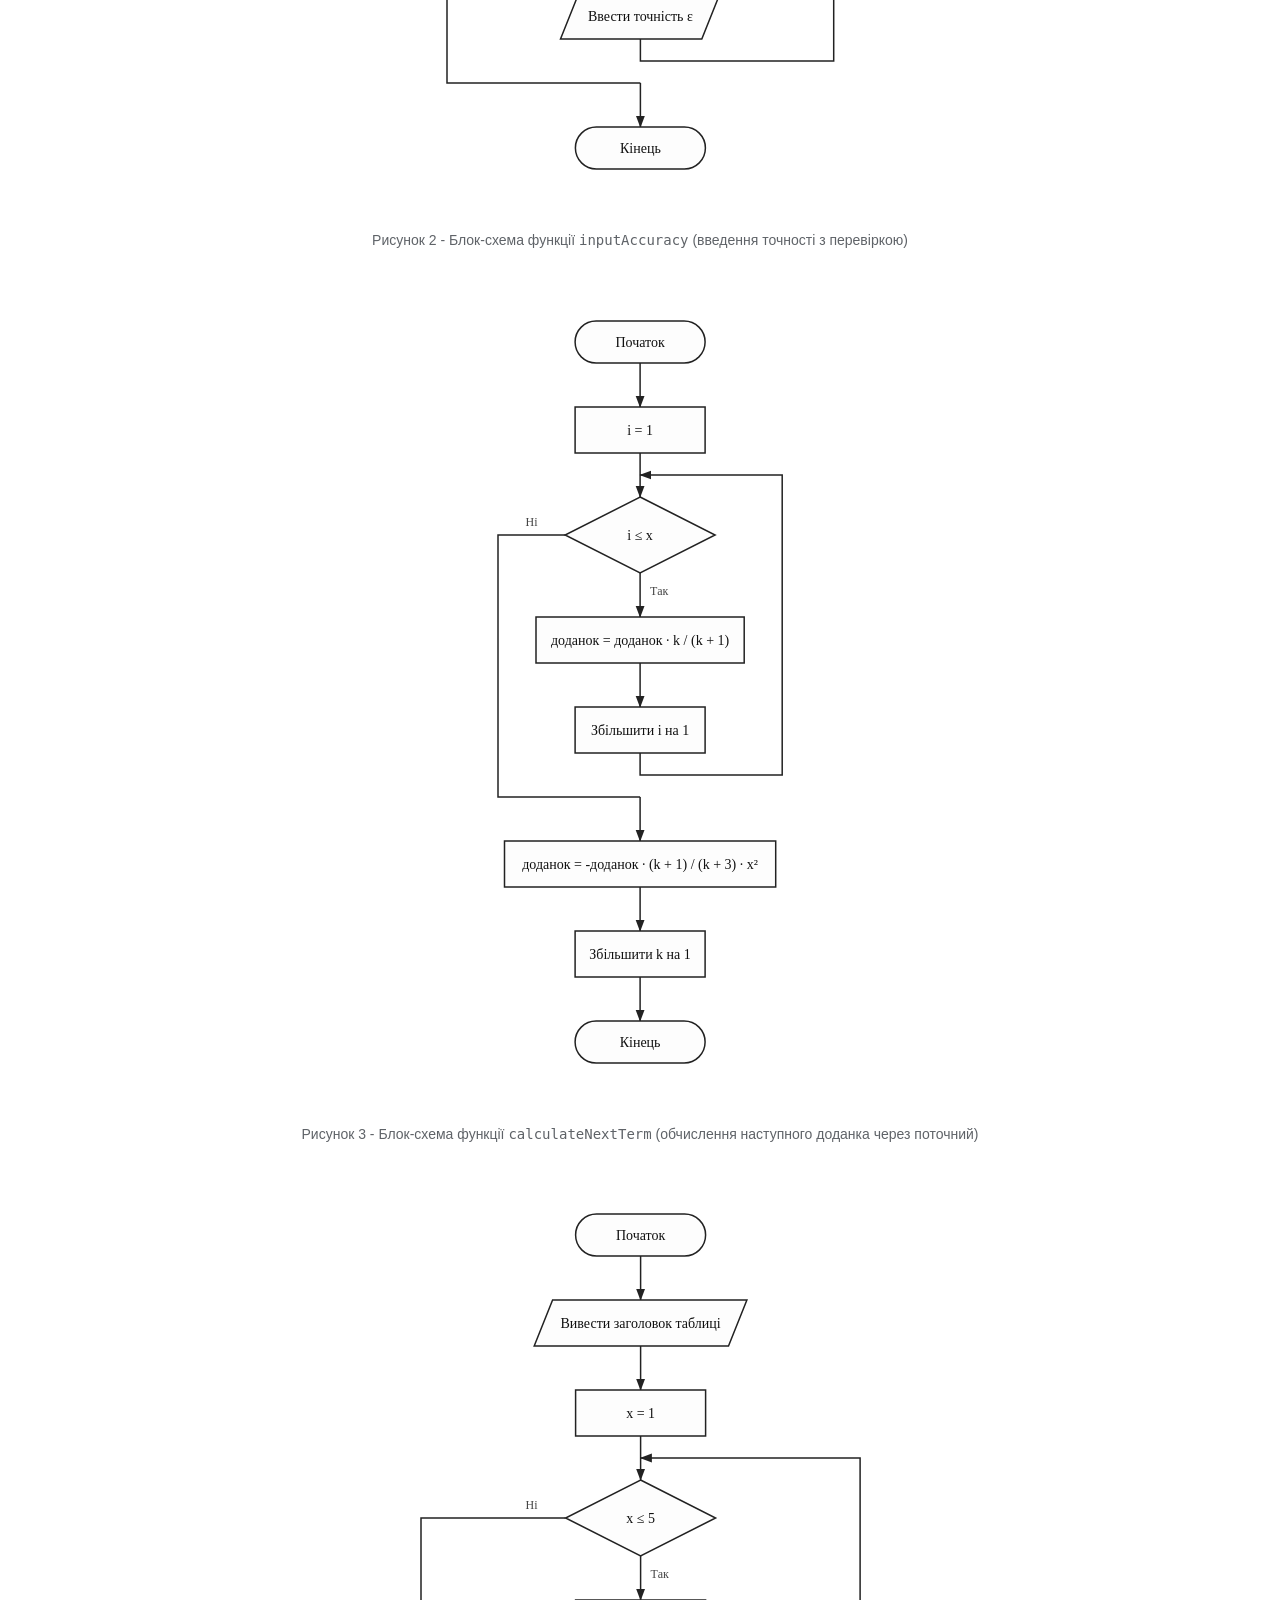
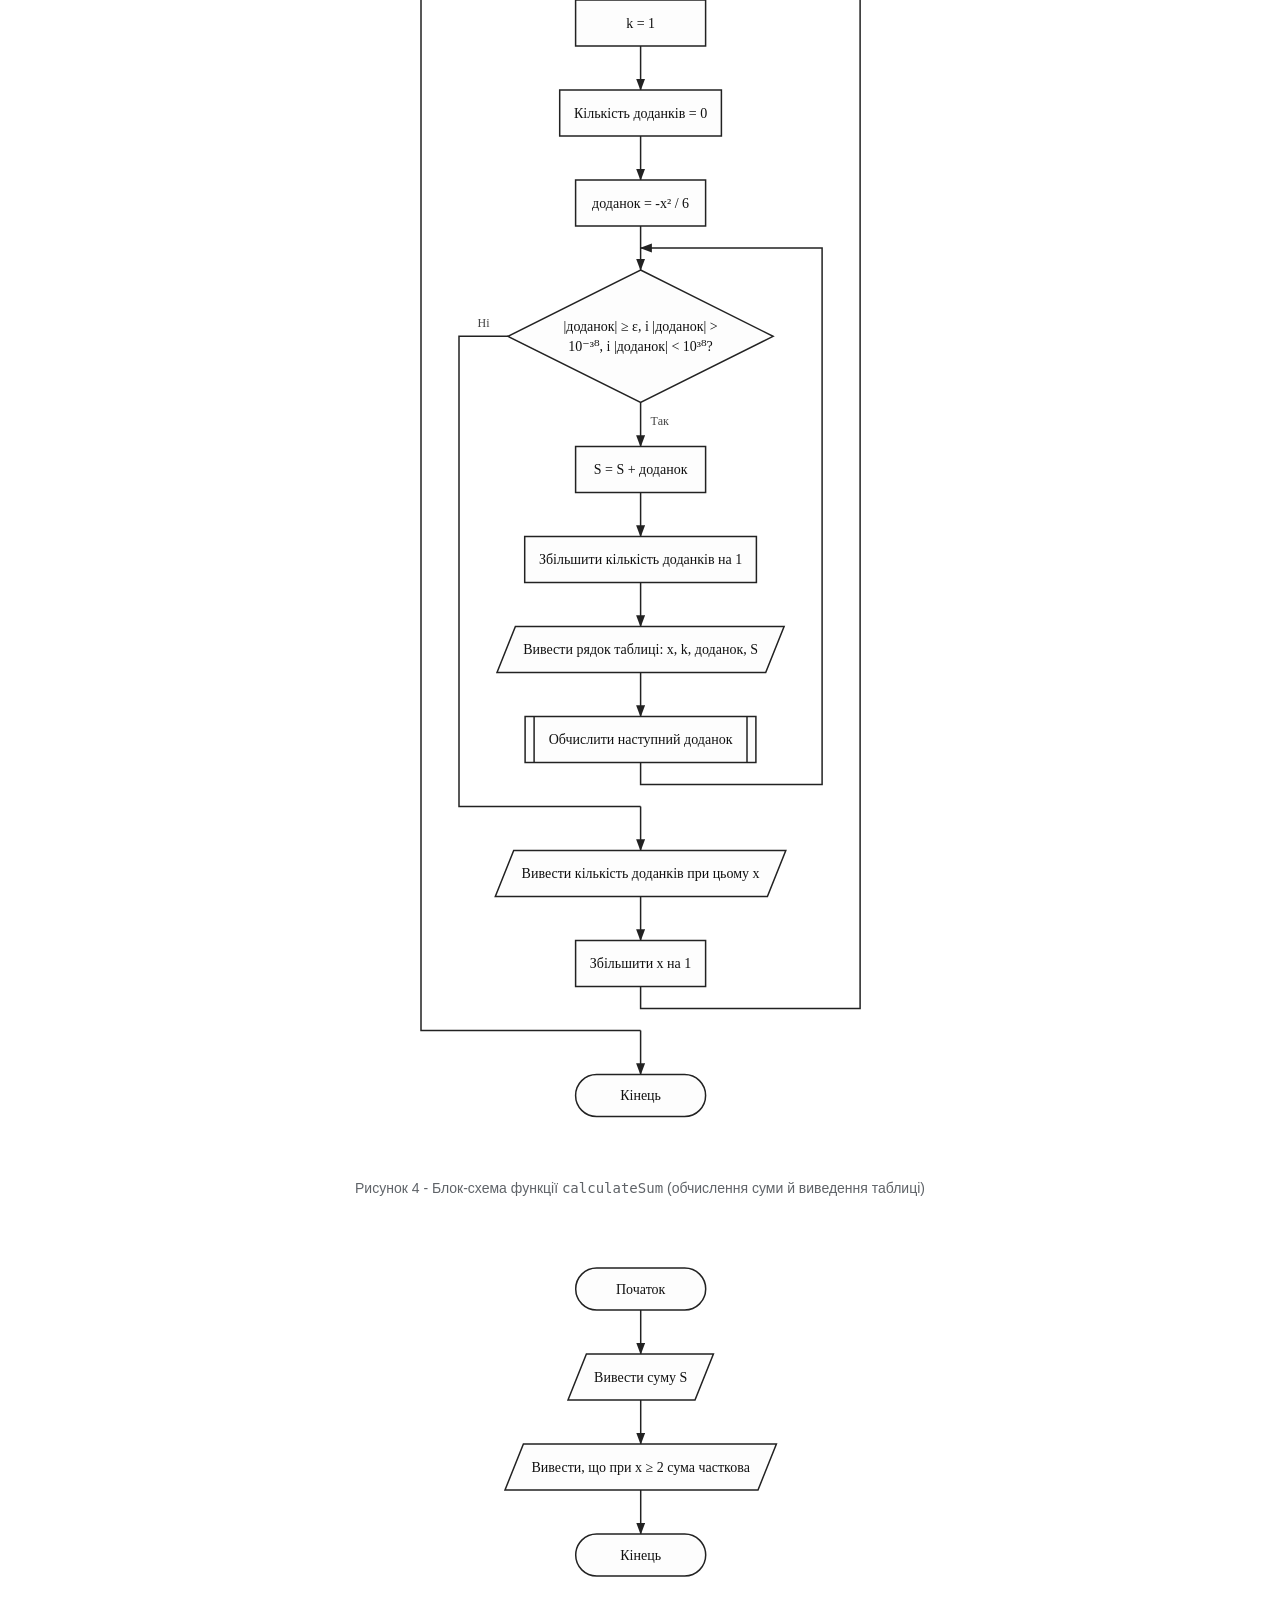
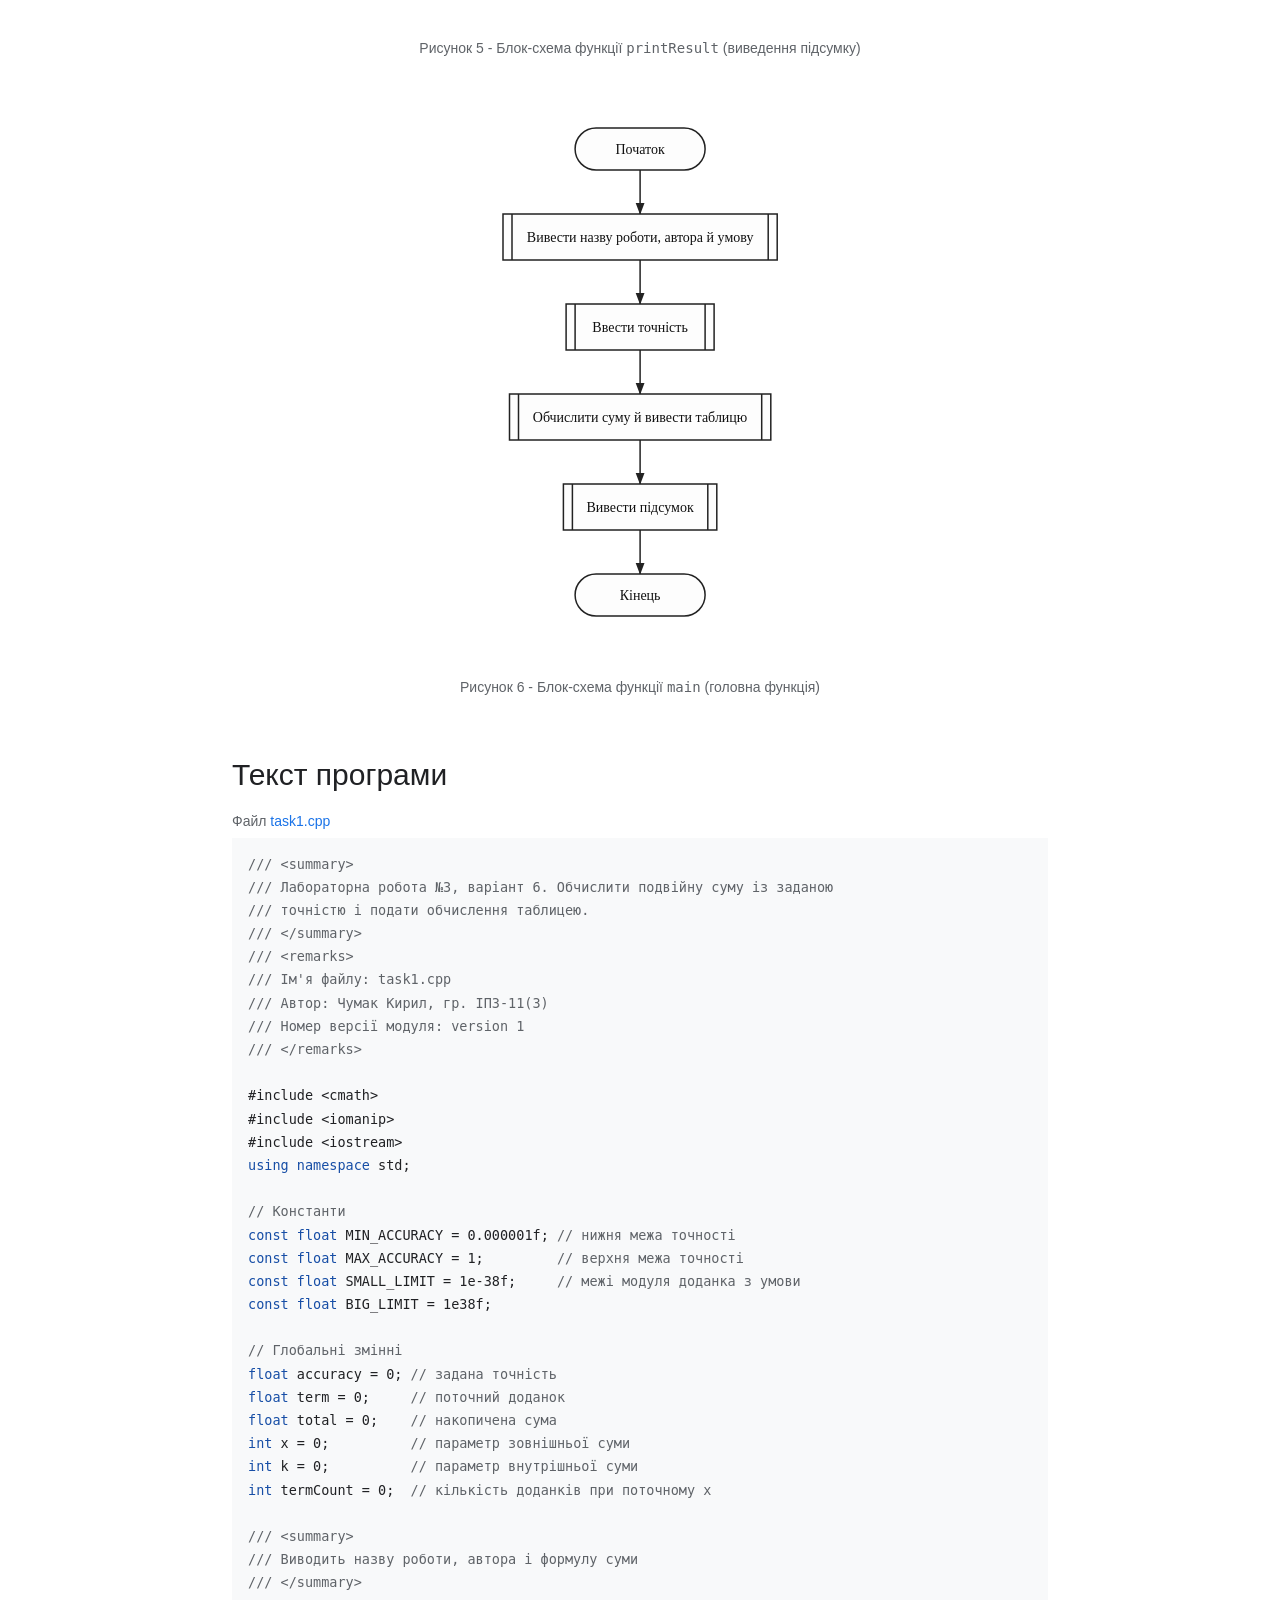
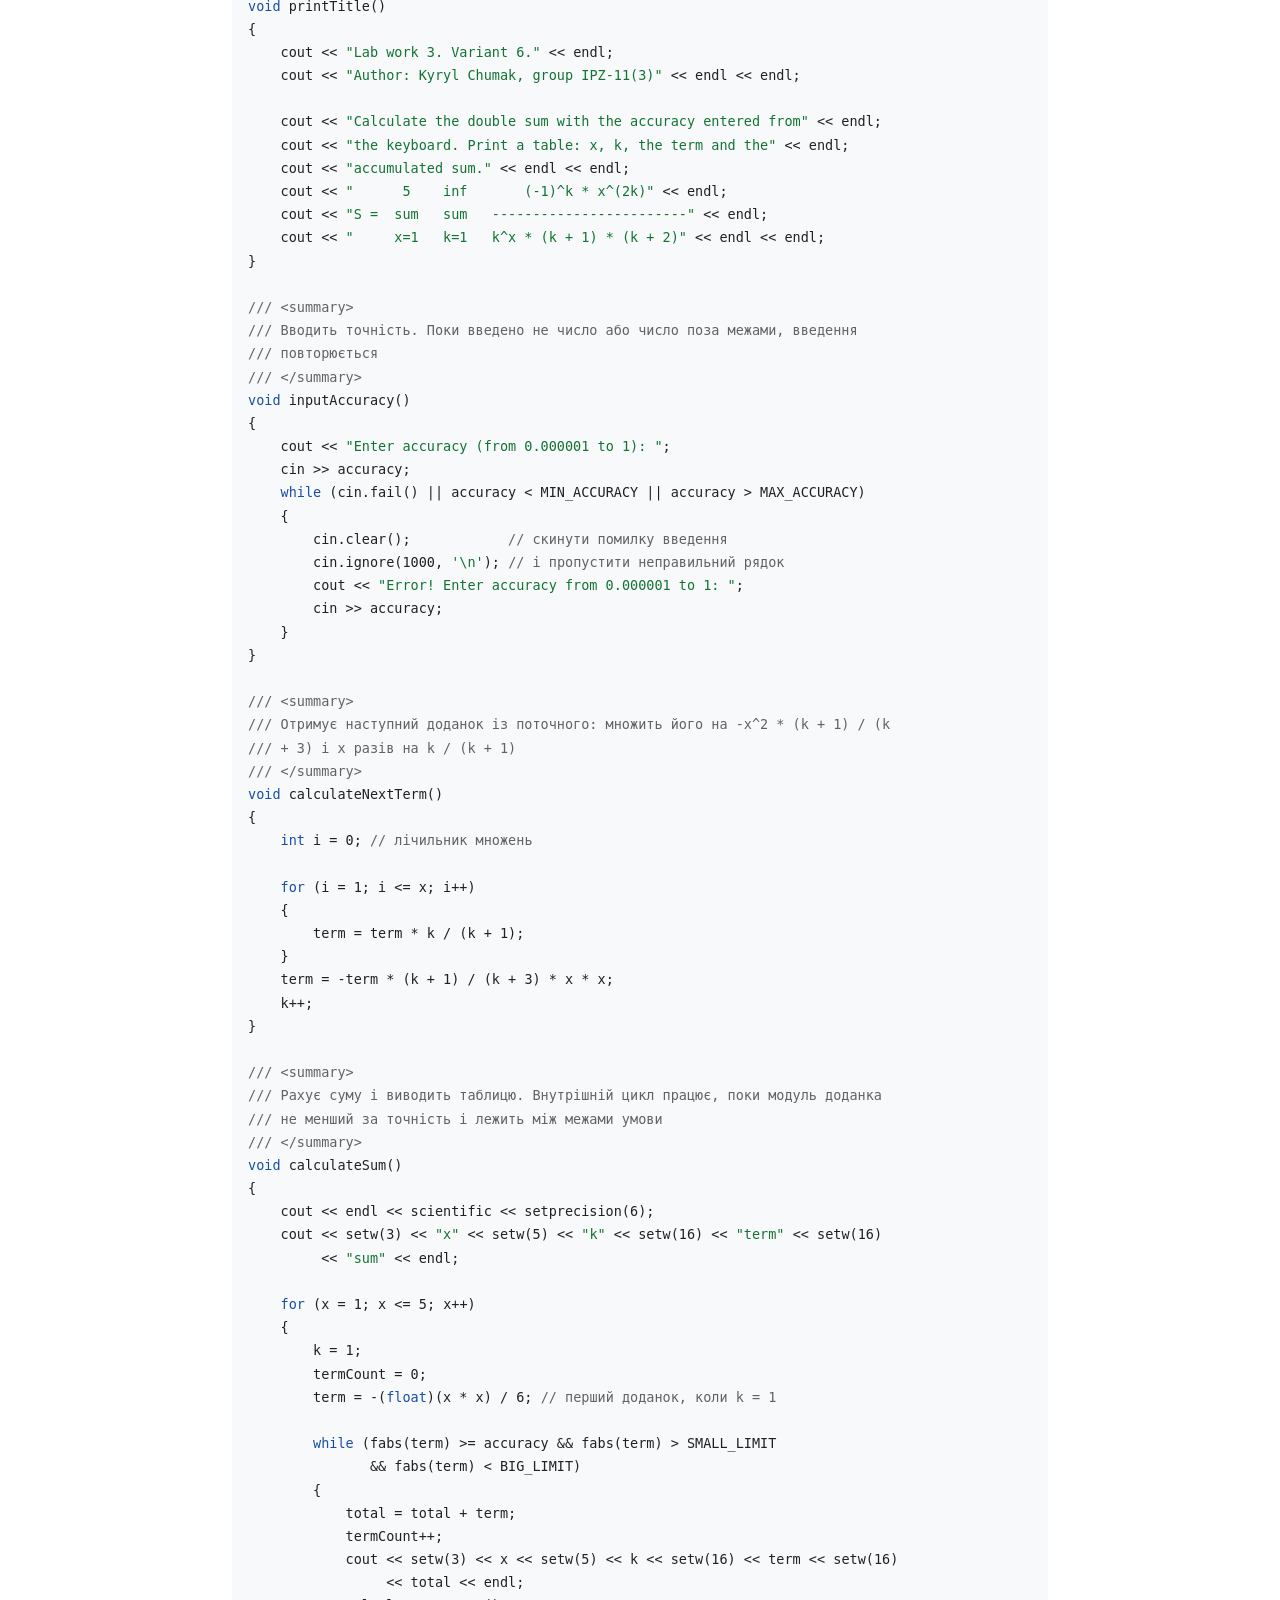
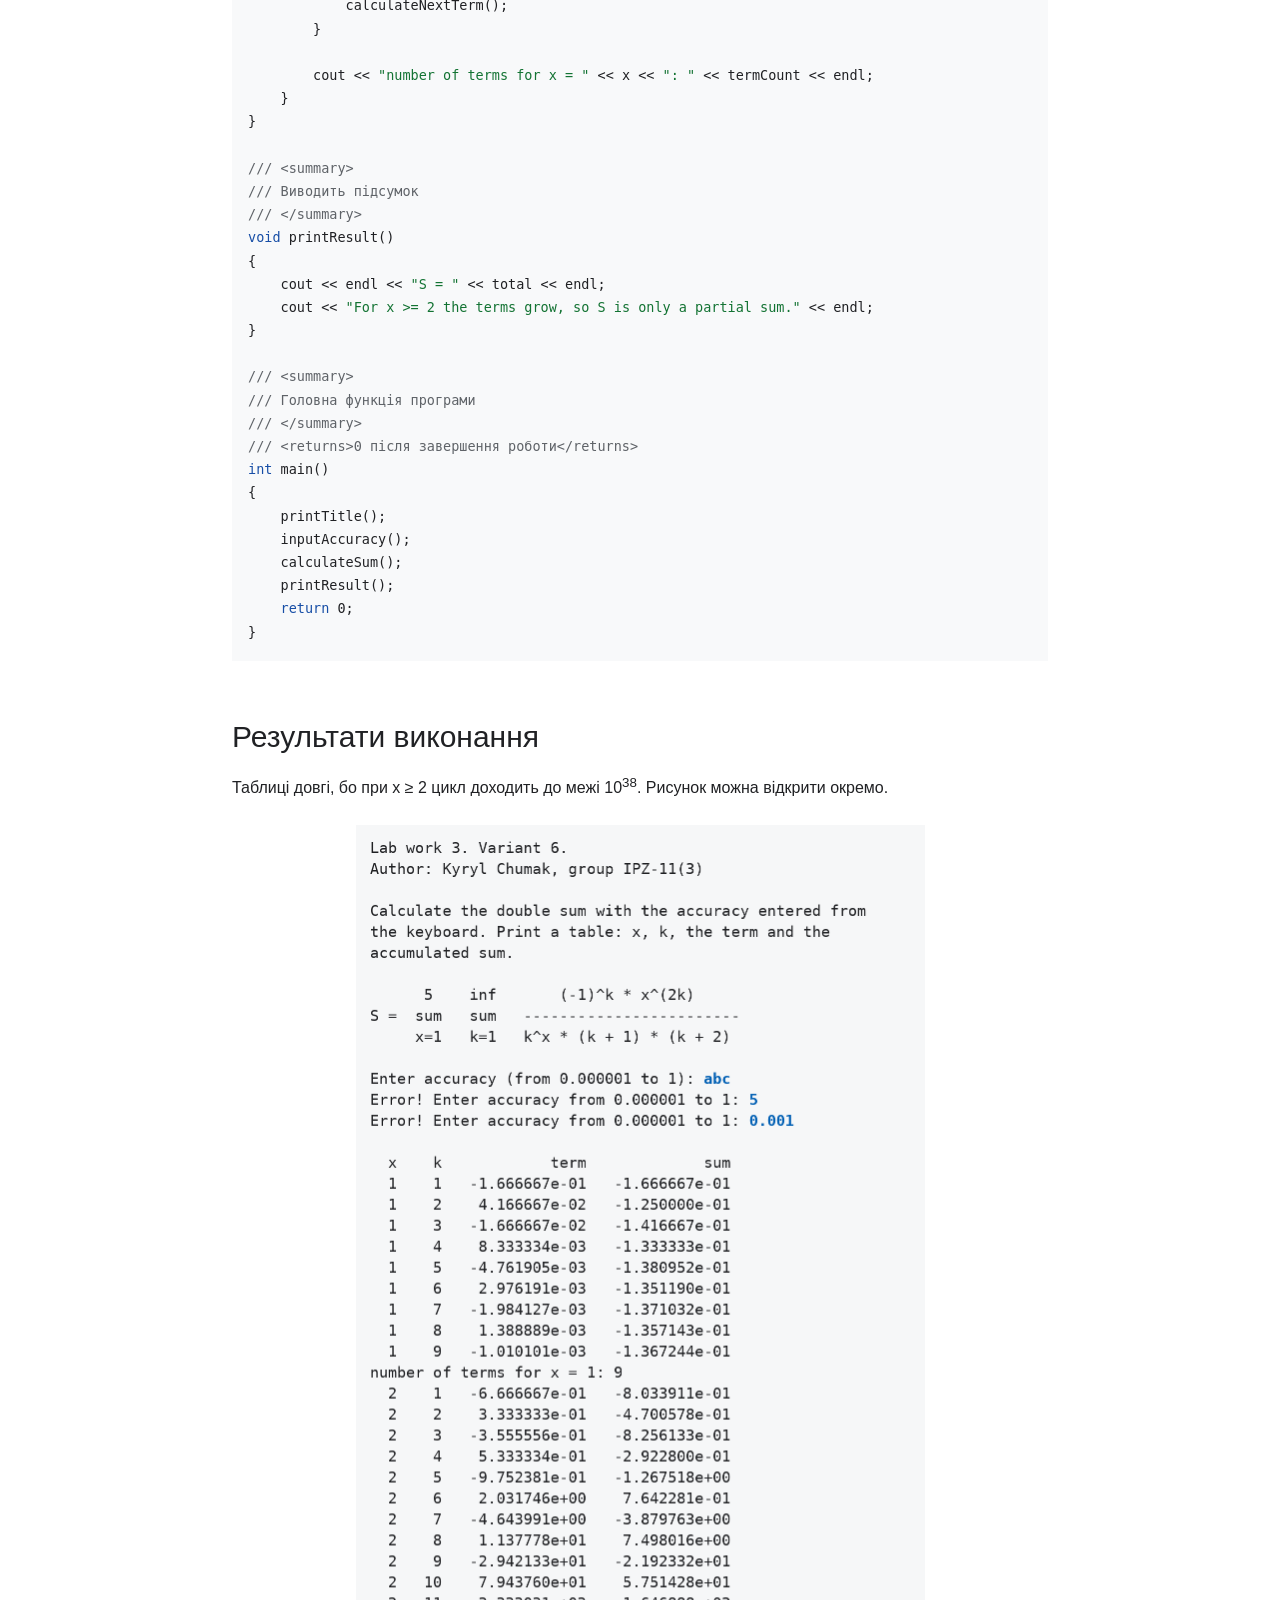
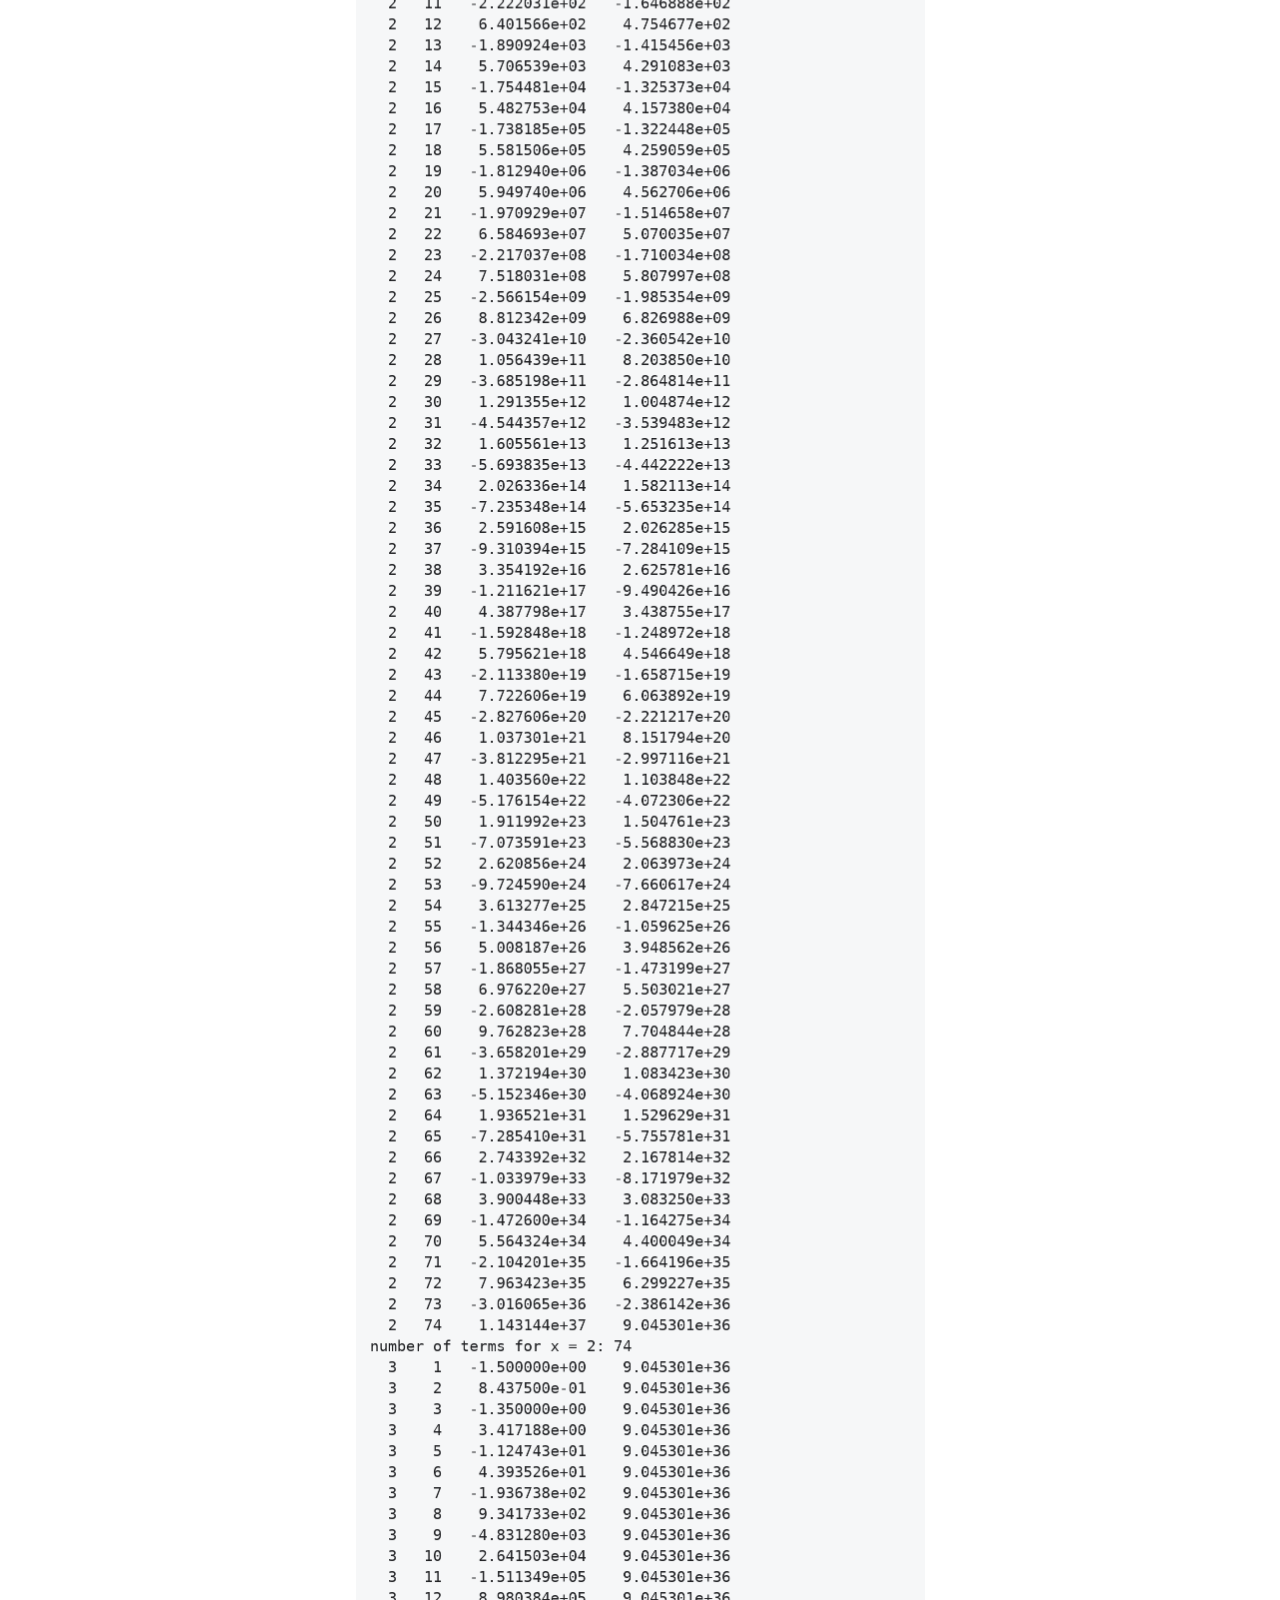
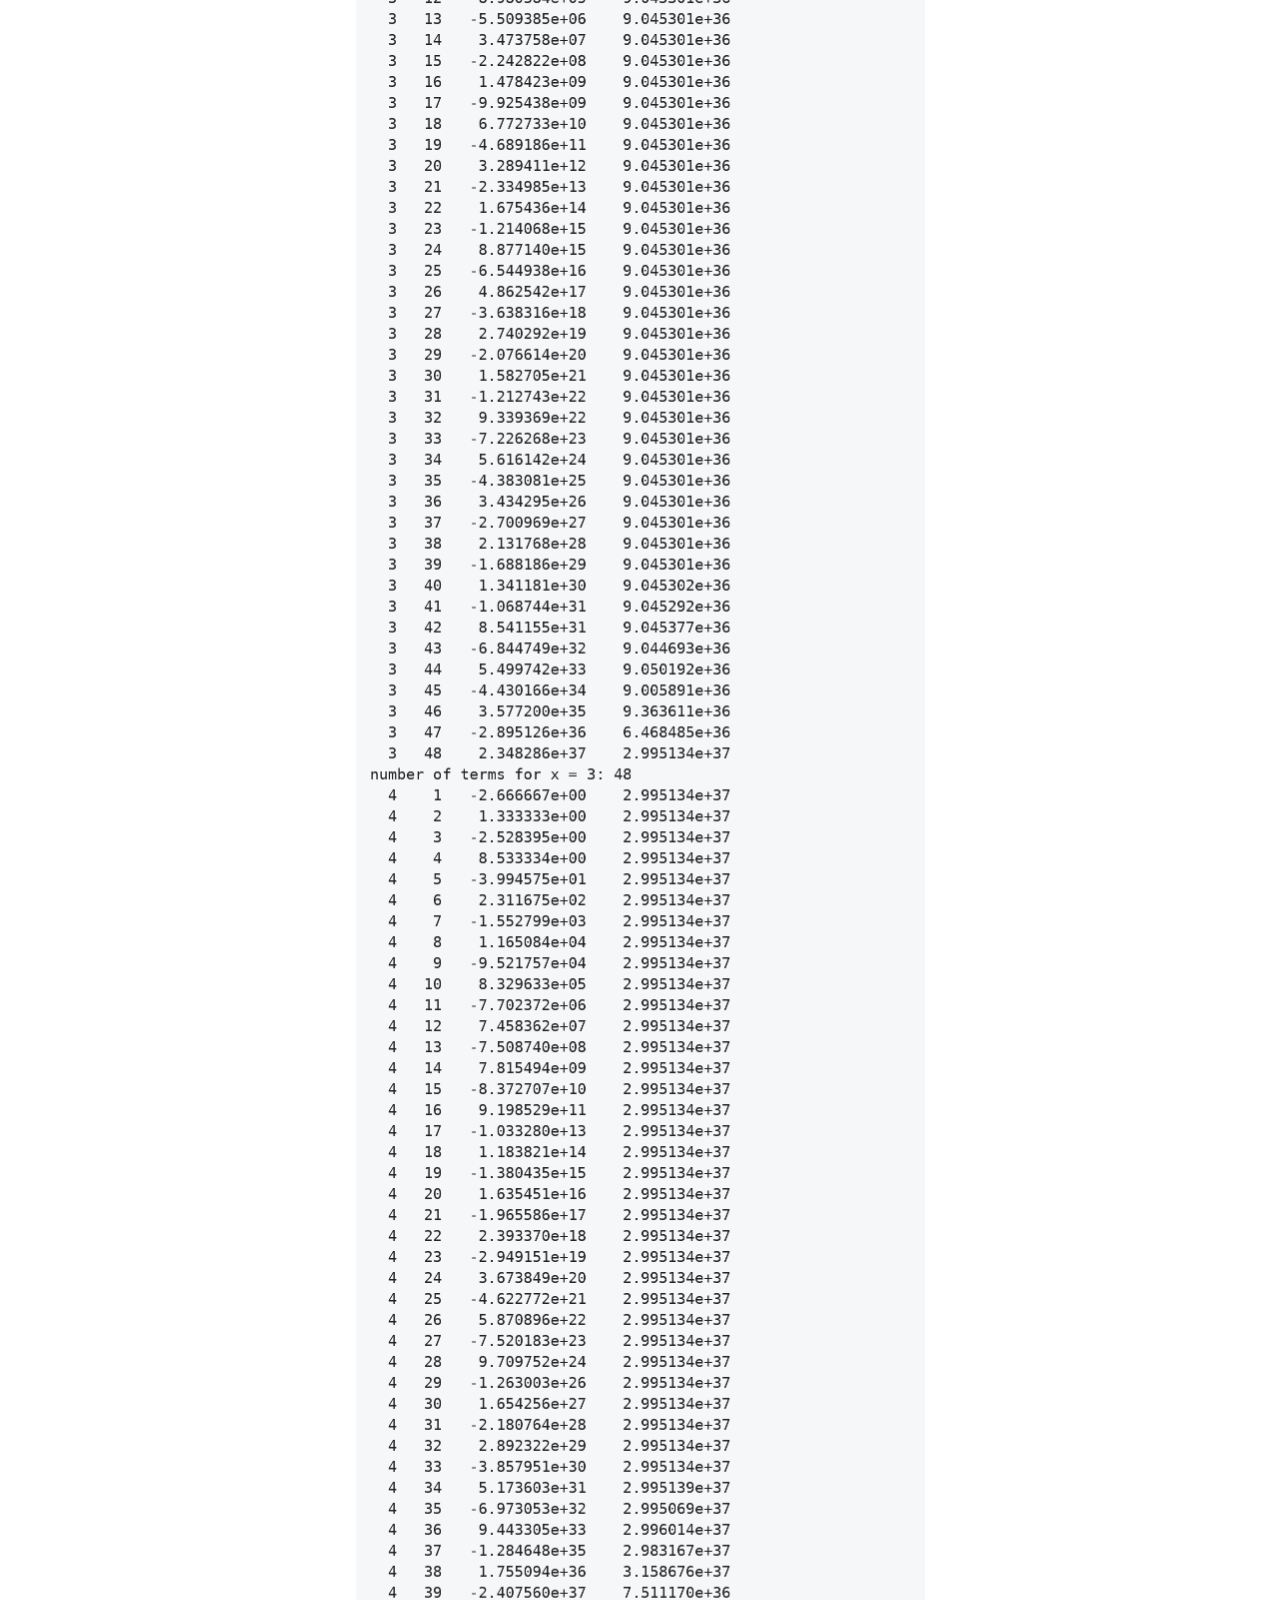
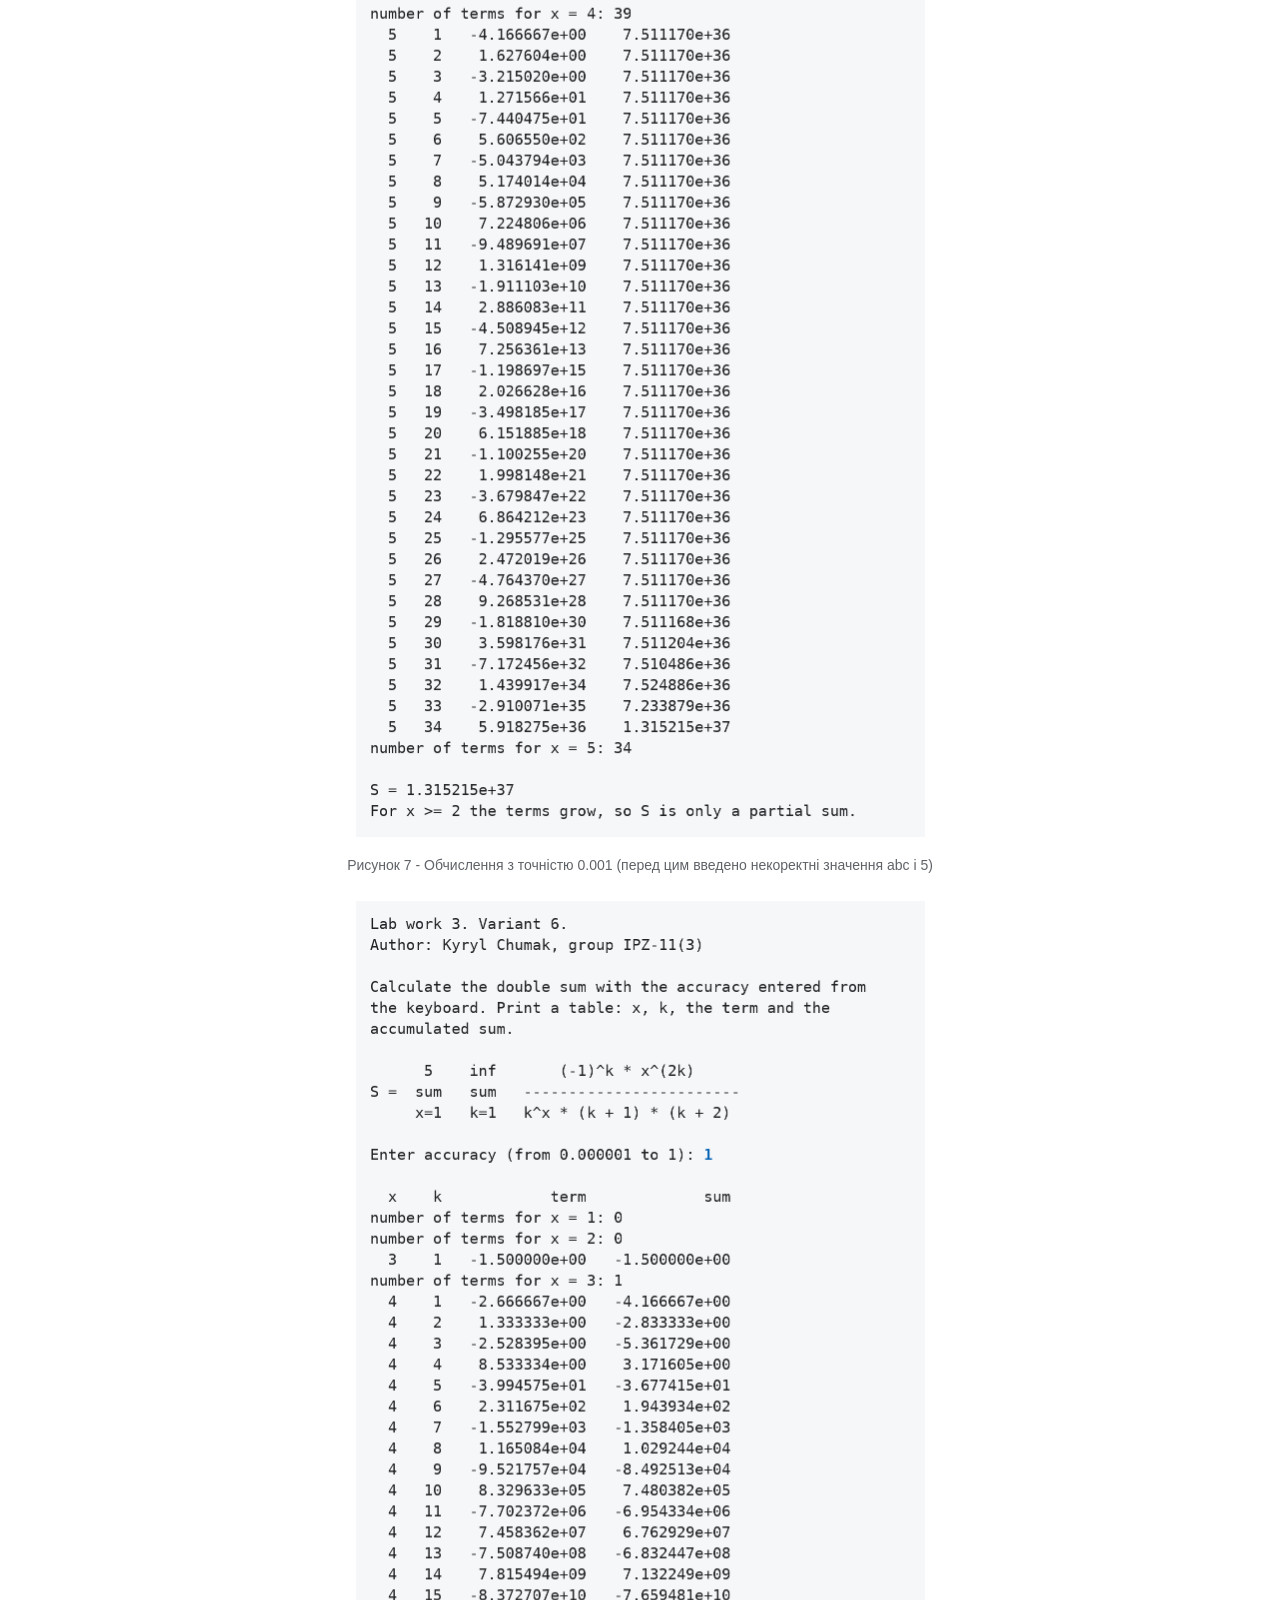
<file: lab03/index.html>
<!doctype html>
<html lang="uk">
<head>
<meta charset="utf-8">
<meta name="viewport" content="width=device-width, initial-scale=1">
<title>Лабораторна робота №3. Основи програмування</title>
<link rel="stylesheet" href="../style.css">
</head>
<body>
<header class="top">
<a class="site" href="../index.html">Основи програмування</a>
<nav class="wide" aria-label="Сторінки"><a href="../index.html">Головна</a><a href="../lab01/index.html">ЛР 1</a><a href="../lab02/index.html">ЛР 2</a><a href="../lab03/index.html" class="active" aria-current="page">ЛР 3</a><a href="../lab04/index.html">ЛР 4</a><a href="../lab05/index.html">ЛР 5</a><a href="../lab06/index.html">ЛР 6</a><a href="../lab07/index.html">ЛР 7</a><a href="../lab08/index.html">ЛР 8</a><a href="../lab09/index.html">ЛР 9</a><a href="../lab10/index.html">ЛР 10</a><a href="../lab11/index.html">ЛР 11</a></nav>
<details class="narrow"><summary>Меню</summary>
<nav aria-label="Сторінки"><a href="../index.html">Головна</a><a href="../lab01/index.html">ЛР 1</a><a href="../lab02/index.html">ЛР 2</a><a href="../lab03/index.html" class="active" aria-current="page">ЛР 3</a><a href="../lab04/index.html">ЛР 4</a><a href="../lab05/index.html">ЛР 5</a><a href="../lab06/index.html">ЛР 6</a><a href="../lab07/index.html">ЛР 7</a><a href="../lab08/index.html">ЛР 8</a><a href="../lab09/index.html">ЛР 9</a><a href="../lab10/index.html">ЛР 10</a><a href="../lab11/index.html">ЛР 11</a></nav></details>
</header>
<div class="banner"><h1>Лабораторна робота №3</h1><p>Циклічні обчислювальні процеси</p></div>
<main class="content" id="content">
<p class="info">Варіант 6. Виконав Чумак Кирил, група ІПЗ-11(3). Викладач Ковалюк Тетяна Володимирівна.</p>
<nav class="toc" aria-label="Зміст"><ol><li><a href="#goal">Мета роботи</a></li><li><a href="#task">Умова задачі</a></li><li><a href="#analysis">Аналіз задачі</a></li><li><a href="#scheme">Блок-схема алгоритму</a></li><li><a href="#code">Текст програми</a></li><li><a href="#results">Результати виконання</a></li><li><a href="#check">Аналіз достовірності результатів</a></li><li><a href="#conclusion">Висновки</a></li></ol></nav>
<section id="goal"><h2>Мета роботи</h2>
<ul>
<li>Вивчити особливості циклічних обчислювальних процесів.</li>
<li>Опанувати технологію використання операторів циклів.</li>
<li>Навчитися розробляти алгоритми та програми циклічних процесів.</li>
</ul>
</section>
<section id="task"><h2>Умова задачі</h2>
<p>Варіант 6. У таблиці методички 22 варіанти, тому для номера 28 у списку групи маємо
28 - 22 = 6.</p>
<p>Обчислити подвійну суму:</p>
<div class="formula">S = ∑<sub>x=1</sub><sup>5</sup> ∑<sub>k=0</sub><sup>∞</sup>
(-1)<sup>k</sup> x<sup>2k</sup> / (k<sup>x</sup>(k + 1)(k + 2))</div>
<p>Зовнішню суму від 1 до 5 рахувати циклом <code>for</code>, внутрішню циклом <code>while</code>
або <code>do ... while</code>. Нескінченність визначається точністю, яку задає користувач:
підсумовування припиняється, коли її досягнуто. Кількість доданків внутрішньої суми для кожного
x має бути різною. Степінь і факторіал рахувати за рекурентними співвідношеннями. Щоб не було
переповнення, вийти з внутрішнього циклу, коли доданок досягає 10<sup>-38</sup> або
10<sup>+38</sup>. Результат подати таблицею з колонками: параметри обох сум, доданок і накопичена
сума.</p>
</section>
<section id="analysis"><h2>Аналіз задачі</h2>
<p>При k = 0 у знаменнику стоїть 0<sup>x</sup>, тобто нуль, і доданок не існує. Тому внутрішня сума
в програмі починається з k = 1. Перший доданок для кожного x дорівнює -x<sup>2</sup> / 6.</p>
<p>Щоб не підносити числа до степеня, наступний доданок отримуємо з поточного:</p>
<div class="formula">a<sub>k+1</sub> = -a<sub>k</sub> · x<sup>2</sup> · (k / (k + 1))<sup>x</sup>
· (k + 1) / (k + 3)</div>
<p>Множник (k / (k + 1))<sup>x</sup> рахується окремим циклом із x множень у функції
<code>calculateNextTerm</code>.</p>
<p>При x = 1 доданки зменшуються, і цикл зупиняється, коли модуль доданка стає меншим за
точність. При x ≥ 2 чисельник росте швидше за знаменник, ряд розбігається, тому для цих x цикл
зупиняється на межі 10<sup>38</sup>, а S є лише частковою сумою. Програма пише про це в кінці.
Доданок, менший за точність, до суми не входить.</p>
<p>Точність вводиться від 10<sup>-6</sup> до 1. Якщо введено не число або число поза межами,
програма виводить повідомлення і просить ввести ще раз.</p>
<p class="tcap">Таблиця 1 - Функції програми</p>
<div class="table-scroll"><table>
<tr><th>Функція</th><th>Що робить</th></tr>
<tr><td><code>printTitle</code></td><td>виводить назву роботи, автора й умову завдання</td></tr>
<tr><td><code>inputAccuracy</code></td><td>вводить точність із перевіркою</td></tr>
<tr><td><code>calculateNextTerm</code></td><td>обчислює наступний доданок через поточний</td></tr>
<tr><td><code>calculateSum</code></td><td>рахує суму у двох циклах і виводить таблицю</td></tr>
<tr><td><code>printResult</code></td><td>виводить суму S</td></tr>
<tr><td><code>main</code></td><td>викликає ці функції по черзі</td></tr>
</table></div>
<p>Джерела: Ковалюк Т.В. Алгоритмізація та програмування, 2024; Ковалюк Т.В., Петрівський В.Я.
Гарний стиль програмування мовами C, C++, C#, 2025.</p>
</section>
<section id="scheme"><h2>Блок-схема алгоритму</h2>
<figure class="fc"><a href="img/task1-fc-printTitle.svg"><img src="img/task1-fc-printTitle.svg" alt="" loading="lazy"></a><figcaption>Рисунок 1 - Блок-схема функції <code>printTitle</code> (виведення назви роботи, автора й умови завдання)</figcaption></figure>
<figure class="fc"><a href="img/task1-fc-inputAccuracy.svg"><img src="img/task1-fc-inputAccuracy.svg" alt="" loading="lazy"></a><figcaption>Рисунок 2 - Блок-схема функції <code>inputAccuracy</code> (введення точності з перевіркою)</figcaption></figure>
<figure class="fc"><a href="img/task1-fc-calculateNextTerm.svg"><img src="img/task1-fc-calculateNextTerm.svg" alt="" loading="lazy"></a><figcaption>Рисунок 3 - Блок-схема функції <code>calculateNextTerm</code> (обчислення наступного доданка через поточний)</figcaption></figure>
<figure class="fc"><a href="img/task1-fc-calculateSum.svg"><img src="img/task1-fc-calculateSum.svg" alt="" loading="lazy"></a><figcaption>Рисунок 4 - Блок-схема функції <code>calculateSum</code> (обчислення суми й виведення таблиці)</figcaption></figure>
<figure class="fc"><a href="img/task1-fc-printResult.svg"><img src="img/task1-fc-printResult.svg" alt="" loading="lazy"></a><figcaption>Рисунок 5 - Блок-схема функції <code>printResult</code> (виведення підсумку)</figcaption></figure>
<figure class="fc"><a href="img/task1-fc-main.svg"><img src="img/task1-fc-main.svg" alt="" loading="lazy"></a><figcaption>Рисунок 6 - Блок-схема функції <code>main</code> (головна функція)</figcaption></figure>
</section>
<section id="code"><h2>Текст програми</h2>
<p class="file">Файл <a href="task1.cpp" download>task1.cpp</a></p>
<pre><code><span class="cm">/// &lt;summary&gt;</span>
<span class="cm">/// Лабораторна робота №3, варіант 6. Обчислити подвійну суму із заданою</span>
<span class="cm">/// точністю і подати обчислення таблицею.</span>
<span class="cm">/// &lt;/summary&gt;</span>
<span class="cm">/// &lt;remarks&gt;</span>
<span class="cm">/// Ім&#x27;я файлу: task1.cpp</span>
<span class="cm">/// Автор: Чумак Кирил, гр. ІПЗ-11(3)</span>
<span class="cm">/// Номер версії модуля: version 1</span>
<span class="cm">/// &lt;/remarks&gt;</span>

<span class="pp">#include &lt;cmath&gt;</span>
<span class="pp">#include &lt;iomanip&gt;</span>
<span class="pp">#include &lt;iostream&gt;</span>
<span class="kw">using</span> <span class="kw">namespace</span> std;

<span class="cm">// Константи</span>
<span class="kw">const</span> <span class="kw">float</span> MIN_ACCURACY = <span class="nm">0</span>.000001f; <span class="cm">// нижня межа точності</span>
<span class="kw">const</span> <span class="kw">float</span> MAX_ACCURACY = <span class="nm">1</span>;         <span class="cm">// верхня межа точності</span>
<span class="kw">const</span> <span class="kw">float</span> SMALL_LIMIT = 1e-38f;     <span class="cm">// межі модуля доданка з умови</span>
<span class="kw">const</span> <span class="kw">float</span> BIG_LIMIT = 1e38f;

<span class="cm">// Глобальні змінні</span>
<span class="kw">float</span> accuracy = <span class="nm">0</span>; <span class="cm">// задана точність</span>
<span class="kw">float</span> term = <span class="nm">0</span>;     <span class="cm">// поточний доданок</span>
<span class="kw">float</span> total = <span class="nm">0</span>;    <span class="cm">// накопичена сума</span>
<span class="kw">int</span> x = <span class="nm">0</span>;          <span class="cm">// параметр зовнішньої суми</span>
<span class="kw">int</span> k = <span class="nm">0</span>;          <span class="cm">// параметр внутрішньої суми</span>
<span class="kw">int</span> termCount = <span class="nm">0</span>;  <span class="cm">// кількість доданків при поточному x</span>

<span class="cm">/// &lt;summary&gt;</span>
<span class="cm">/// Виводить назву роботи, автора і формулу суми</span>
<span class="cm">/// &lt;/summary&gt;</span>
<span class="kw">void</span> printTitle()
{
    cout &lt;&lt; <span class="st">&quot;Lab work 3. Variant 6.&quot;</span> &lt;&lt; endl;
    cout &lt;&lt; <span class="st">&quot;Author: Kyryl Chumak, group IPZ-11(3)&quot;</span> &lt;&lt; endl &lt;&lt; endl;

    cout &lt;&lt; <span class="st">&quot;Calculate the double sum with the accuracy entered from&quot;</span> &lt;&lt; endl;
    cout &lt;&lt; <span class="st">&quot;the keyboard. Print a table: x, k, the term and the&quot;</span> &lt;&lt; endl;
    cout &lt;&lt; <span class="st">&quot;accumulated sum.&quot;</span> &lt;&lt; endl &lt;&lt; endl;
    cout &lt;&lt; <span class="st">&quot;      5    inf       (-1)^k * x^(2k)&quot;</span> &lt;&lt; endl;
    cout &lt;&lt; <span class="st">&quot;S =  sum   sum   ------------------------&quot;</span> &lt;&lt; endl;
    cout &lt;&lt; <span class="st">&quot;     x=1   k=1   k^x * (k + 1) * (k + 2)&quot;</span> &lt;&lt; endl &lt;&lt; endl;
}

<span class="cm">/// &lt;summary&gt;</span>
<span class="cm">/// Вводить точність. Поки введено не число або число поза межами, введення</span>
<span class="cm">/// повторюється</span>
<span class="cm">/// &lt;/summary&gt;</span>
<span class="kw">void</span> inputAccuracy()
{
    cout &lt;&lt; <span class="st">&quot;Enter accuracy (from 0.000001 to 1): &quot;</span>;
    cin &gt;&gt; accuracy;
    <span class="kw">while</span> (cin.fail() || accuracy &lt; MIN_ACCURACY || accuracy &gt; MAX_ACCURACY)
    {
        cin.clear();            <span class="cm">// скинути помилку введення</span>
        cin.ignore(<span class="nm">1000</span>, <span class="st">&#x27;\n&#x27;</span>); <span class="cm">// і пропустити неправильний рядок</span>
        cout &lt;&lt; <span class="st">&quot;Error! Enter accuracy from 0.000001 to 1: &quot;</span>;
        cin &gt;&gt; accuracy;
    }
}

<span class="cm">/// &lt;summary&gt;</span>
<span class="cm">/// Отримує наступний доданок із поточного: множить його на -x^2 * (k + 1) / (k</span>
<span class="cm">/// + 3) і x разів на k / (k + 1)</span>
<span class="cm">/// &lt;/summary&gt;</span>
<span class="kw">void</span> calculateNextTerm()
{
    <span class="kw">int</span> i = <span class="nm">0</span>; <span class="cm">// лічильник множень</span>

    <span class="kw">for</span> (i = <span class="nm">1</span>; i &lt;= x; i++)
    {
        term = term * k / (k + <span class="nm">1</span>);
    }
    term = -term * (k + <span class="nm">1</span>) / (k + <span class="nm">3</span>) * x * x;
    k++;
}

<span class="cm">/// &lt;summary&gt;</span>
<span class="cm">/// Рахує суму і виводить таблицю. Внутрішній цикл працює, поки модуль доданка</span>
<span class="cm">/// не менший за точність і лежить між межами умови</span>
<span class="cm">/// &lt;/summary&gt;</span>
<span class="kw">void</span> calculateSum()
{
    cout &lt;&lt; endl &lt;&lt; scientific &lt;&lt; setprecision(<span class="nm">6</span>);
    cout &lt;&lt; setw(<span class="nm">3</span>) &lt;&lt; <span class="st">&quot;x&quot;</span> &lt;&lt; setw(<span class="nm">5</span>) &lt;&lt; <span class="st">&quot;k&quot;</span> &lt;&lt; setw(<span class="nm">16</span>) &lt;&lt; <span class="st">&quot;term&quot;</span> &lt;&lt; setw(<span class="nm">16</span>)
         &lt;&lt; <span class="st">&quot;sum&quot;</span> &lt;&lt; endl;

    <span class="kw">for</span> (x = <span class="nm">1</span>; x &lt;= <span class="nm">5</span>; x++)
    {
        k = <span class="nm">1</span>;
        termCount = <span class="nm">0</span>;
        term = -(<span class="kw">float</span>)(x * x) / <span class="nm">6</span>; <span class="cm">// перший доданок, коли k = 1</span>

        <span class="kw">while</span> (fabs(term) &gt;= accuracy &amp;&amp; fabs(term) &gt; SMALL_LIMIT
               &amp;&amp; fabs(term) &lt; BIG_LIMIT)
        {
            total = total + term;
            termCount++;
            cout &lt;&lt; setw(<span class="nm">3</span>) &lt;&lt; x &lt;&lt; setw(<span class="nm">5</span>) &lt;&lt; k &lt;&lt; setw(<span class="nm">16</span>) &lt;&lt; term &lt;&lt; setw(<span class="nm">16</span>)
                 &lt;&lt; total &lt;&lt; endl;
            calculateNextTerm();
        }

        cout &lt;&lt; <span class="st">&quot;number of terms for x = &quot;</span> &lt;&lt; x &lt;&lt; <span class="st">&quot;: &quot;</span> &lt;&lt; termCount &lt;&lt; endl;
    }
}

<span class="cm">/// &lt;summary&gt;</span>
<span class="cm">/// Виводить підсумок</span>
<span class="cm">/// &lt;/summary&gt;</span>
<span class="kw">void</span> printResult()
{
    cout &lt;&lt; endl &lt;&lt; <span class="st">&quot;S = &quot;</span> &lt;&lt; total &lt;&lt; endl;
    cout &lt;&lt; <span class="st">&quot;For x &gt;= 2 the terms grow, so S is only a partial sum.&quot;</span> &lt;&lt; endl;
}

<span class="cm">/// &lt;summary&gt;</span>
<span class="cm">/// Головна функція програми</span>
<span class="cm">/// &lt;/summary&gt;</span>
<span class="cm">/// &lt;returns&gt;0 після завершення роботи&lt;/returns&gt;</span>
<span class="kw">int</span> main()
{
    printTitle();
    inputAccuracy();
    calculateSum();
    printResult();
    <span class="kw">return</span> <span class="nm">0</span>;
}
</code></pre>
</section>
<section id="results"><h2>Результати виконання</h2>
<p>Таблиці довгі, бо при x ≥ 2 цикл доходить до межі 10<sup>38</sup>. Рисунок можна відкрити
окремо.</p>
<figure class="shot"><a href="img/task1-run-1.png"><img src="img/task1-run-1.png" alt="" width="569" loading="lazy"></a><figcaption>Рисунок 7 - Обчислення з точністю 0.001 (перед цим введено некоректні значення abc і 5)</figcaption></figure>
<figure class="shot"><a href="img/task1-run-2.png"><img src="img/task1-run-2.png" alt="" width="569" loading="lazy"></a><figcaption>Рисунок 8 - Обчислення з точністю 1</figcaption></figure>
</section>
<section id="check"><h2>Аналіз достовірності результатів</h2>
<h3>Перевірка в Excel</h3>
<p>У файлі <a href="check.xlsx" download>check.xlsx</a> доданки обчислено прямо за формулою умови
через <code>POWER</code>, без рекурентної формули. Поруч стоять значення, які вивела програма при
точності 0.001. Значення дуже великі, тому порівнюється відносна різниця.</p>
<figure class="shot"><a href="img/excel-check.png"><img src="img/excel-check.png" alt="" width="580" loading="lazy"></a><figcaption>Рисунок 9 - Порівняння в Excel (початок аркуша)</figcaption></figure>
<p>Найбільша відносна різниця доданків 9.6 · 10<sup>-7</sup>, сум 1.9 · 10<sup>-6</sup>. Це похибка
типу <code>float</code>, який зберігає близько 7 значущих цифр.</p>
<h3>Ручна перевірка</h3>
<p class="tcap">Таблиця 2 - Доданки, обчислені вручну</p>
<div class="table-scroll"><table>
<tr><th>x</th><th>k</th><th>За формулою</th><th>Значення</th><th>Програма</th></tr>
<tr><td>1</td><td>1</td><td>-1 / (1 · 2 · 3)</td><td>-0.166667</td><td>-1.666667e-01</td></tr>
<tr><td>1</td><td>2</td><td>1 / (2 · 3 · 4)</td><td>0.041667</td><td>4.166667e-02</td></tr>
<tr><td>2</td><td>2</td><td>16 / (4 · 3 · 4)</td><td>0.333333</td><td>3.333333e-01</td></tr>
<tr><td>3</td><td>1</td><td>-9 / (1 · 2 · 3)</td><td>-1.5</td><td>-1.500000e+00</td></tr>
</table></div>
<p>При точності 1 для x = 1 і x = 2 перший доданок менший за 1, тому програма не додає жодного. Для
x = 3 додається лише -1.5, бо наступний доданок дорівнює 0.84375. Програма вивела кількість доданків
0, 0 і 1, що збігається з цим розрахунком.</p>
</section>
<section id="conclusion"><h2>Висновки</h2>
<p>Написано програму з двома вкладеними циклами, яка рахує суму за рекурентною формулою і виводить
таблицю. Формула умови не працює при k = 0, тому сума починається з k = 1. Ряд сходиться лише при
x = 1, а для більших x сума часткова і обмежена межею 10<sup>38</sup>. Значення в Excel, пораховані
напряму, збіглися з виводом програми в межах точності <code>float</code>.</p>
</section>
<p class="pager"><a href="../lab02/index.html">Попередня робота</a><a href="../lab04/index.html">Наступна робота</a></p>
</main>
</body>
</html>
</file>
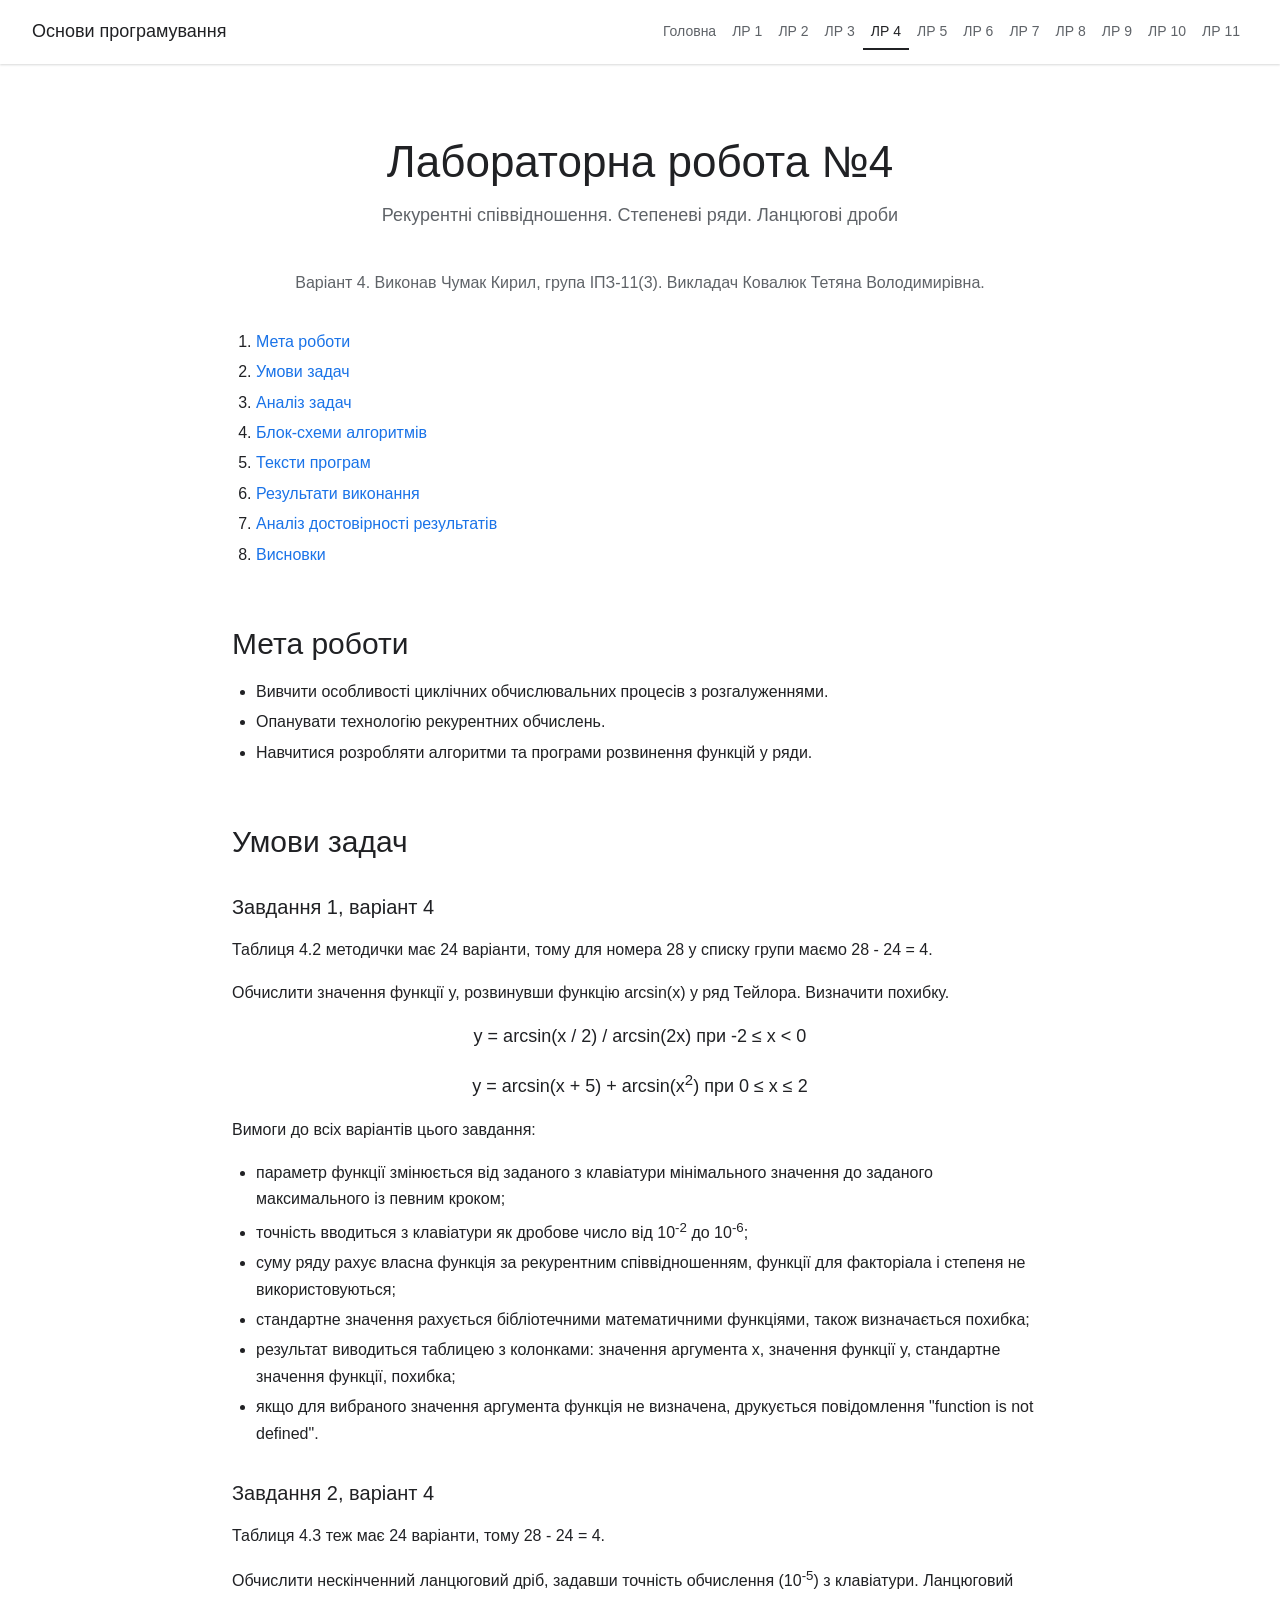
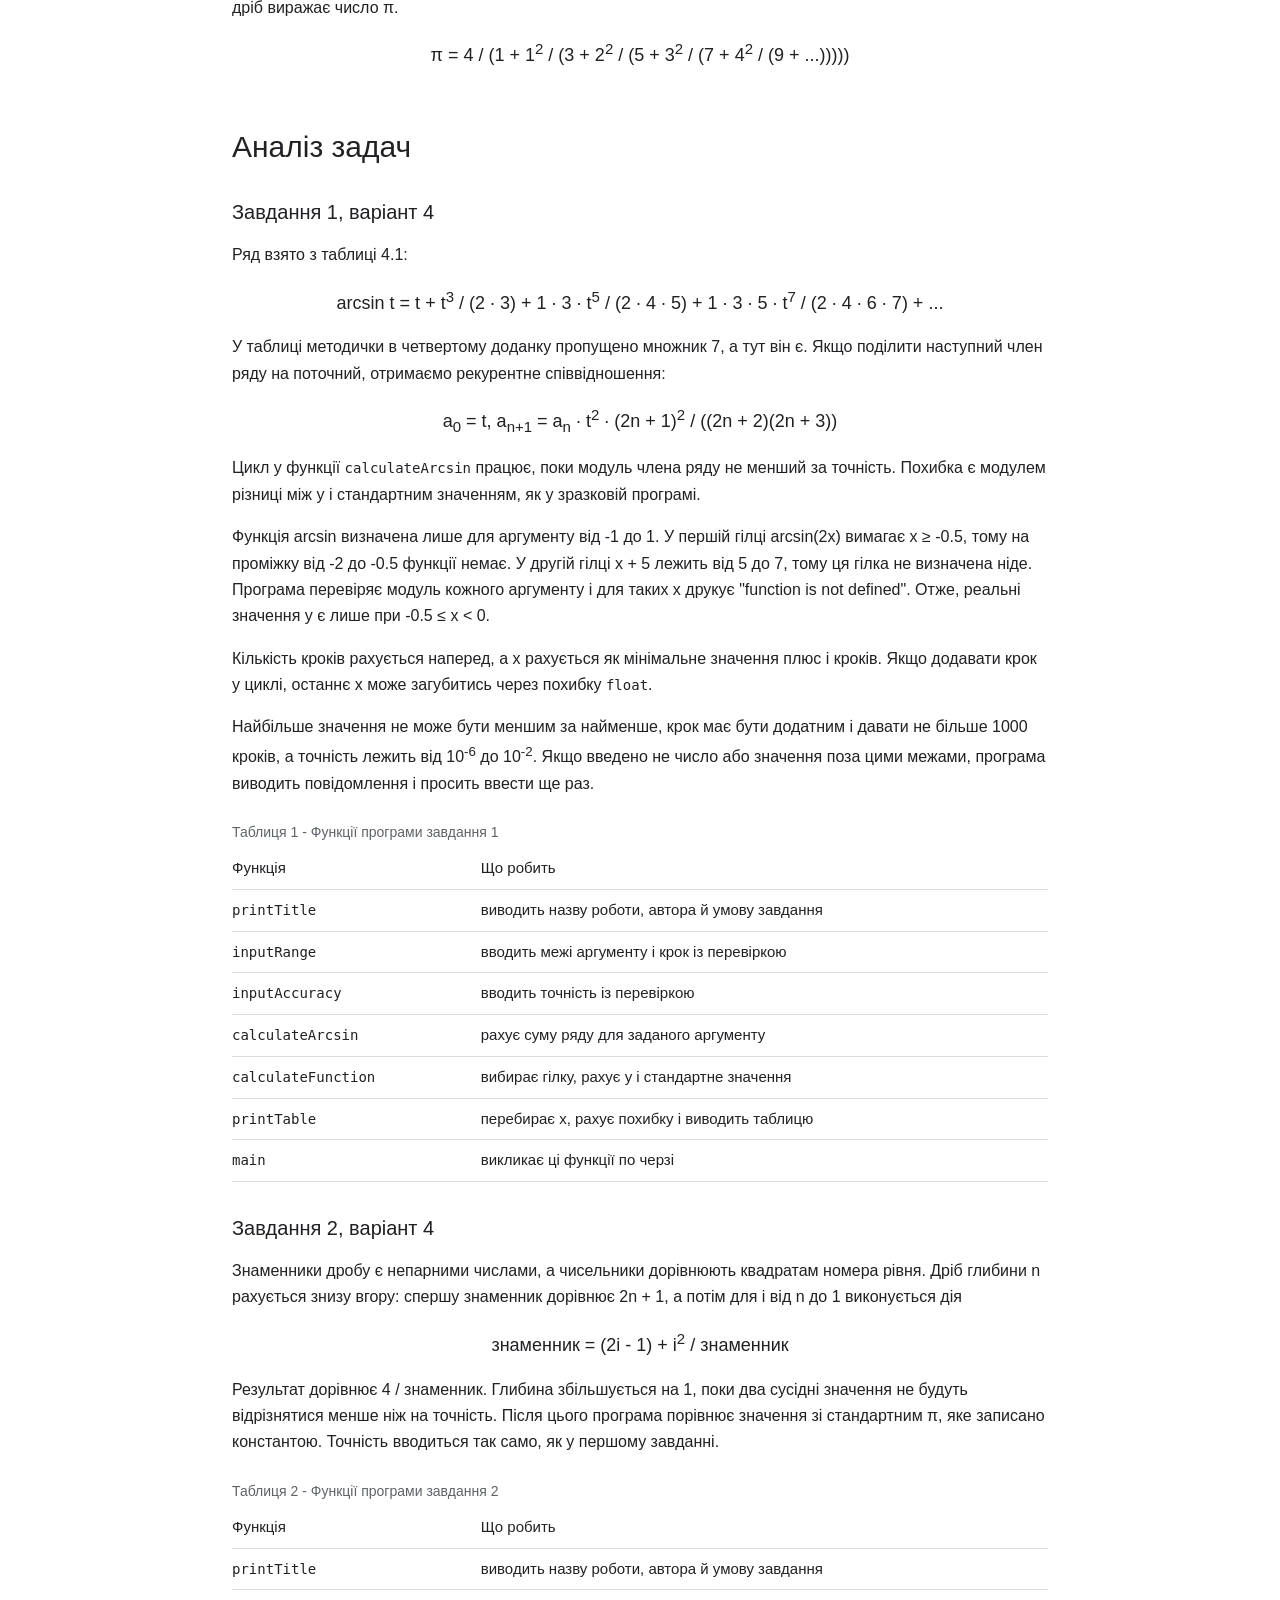
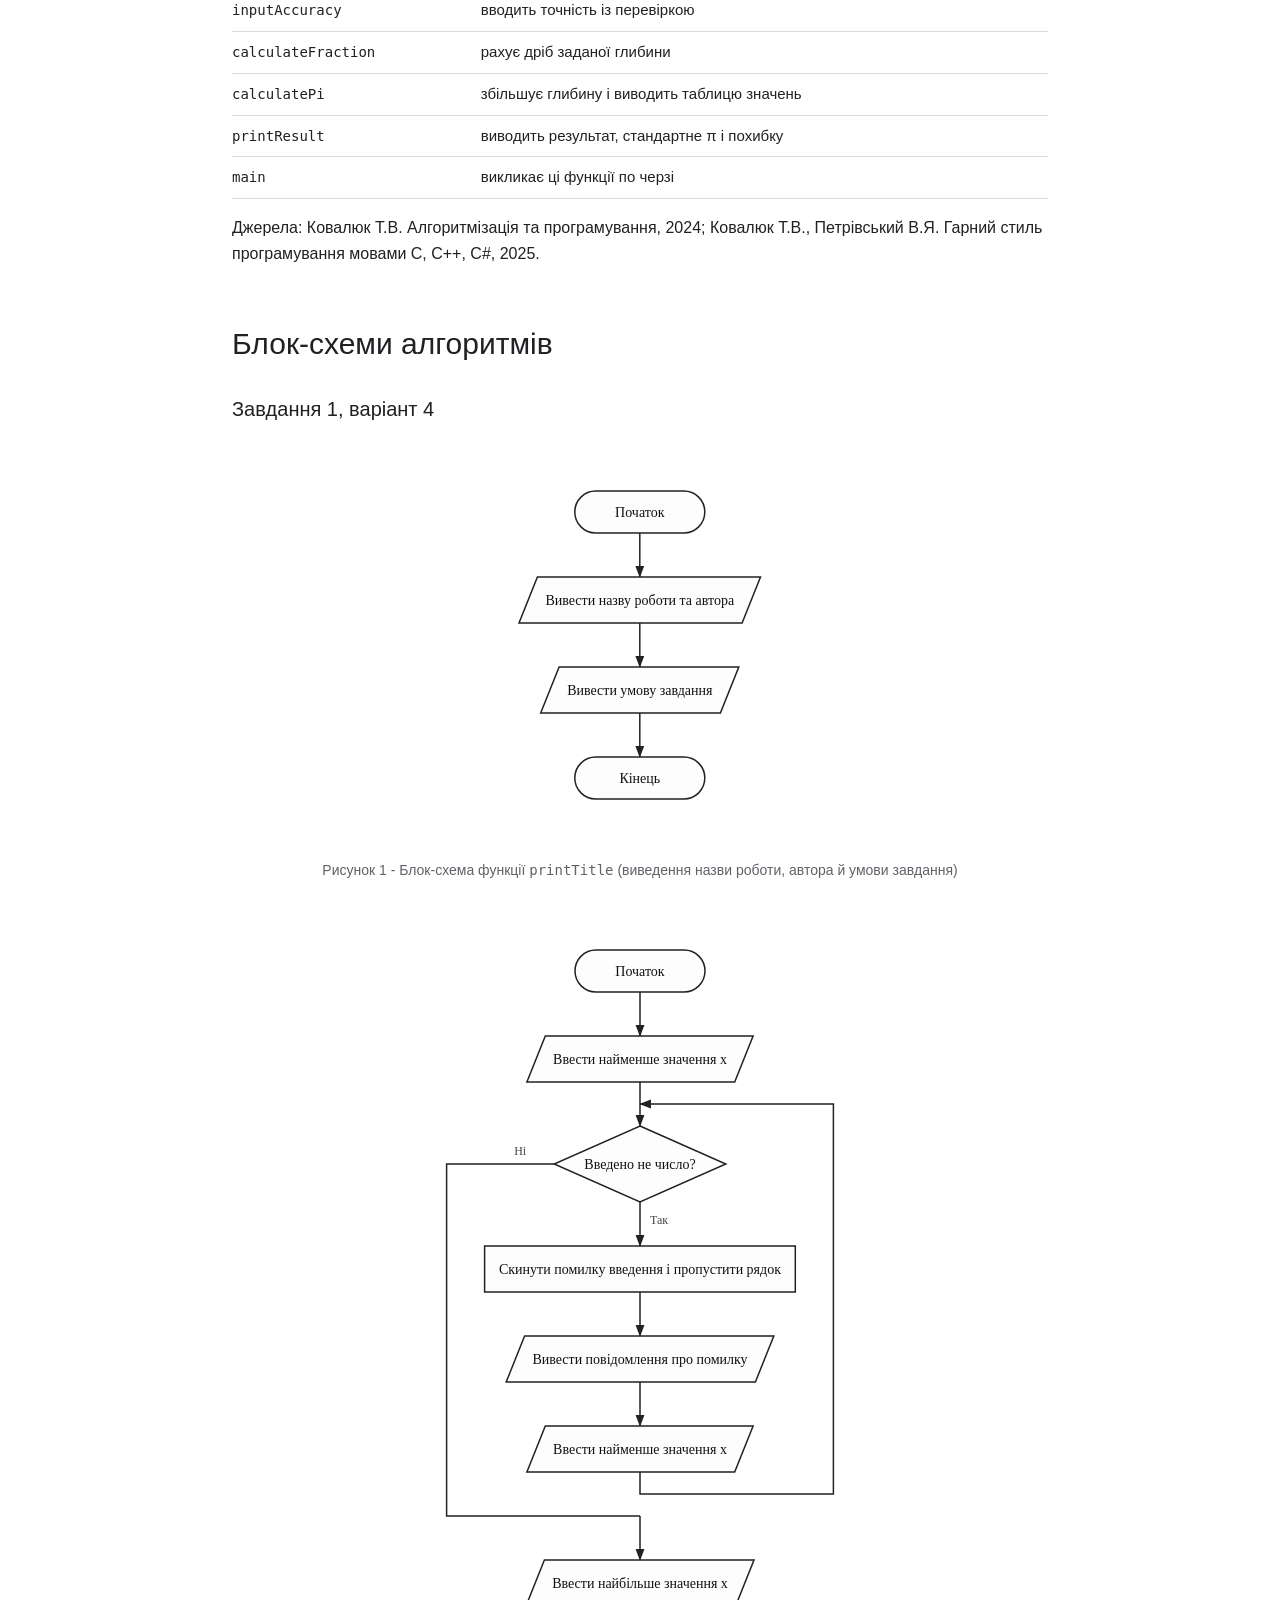
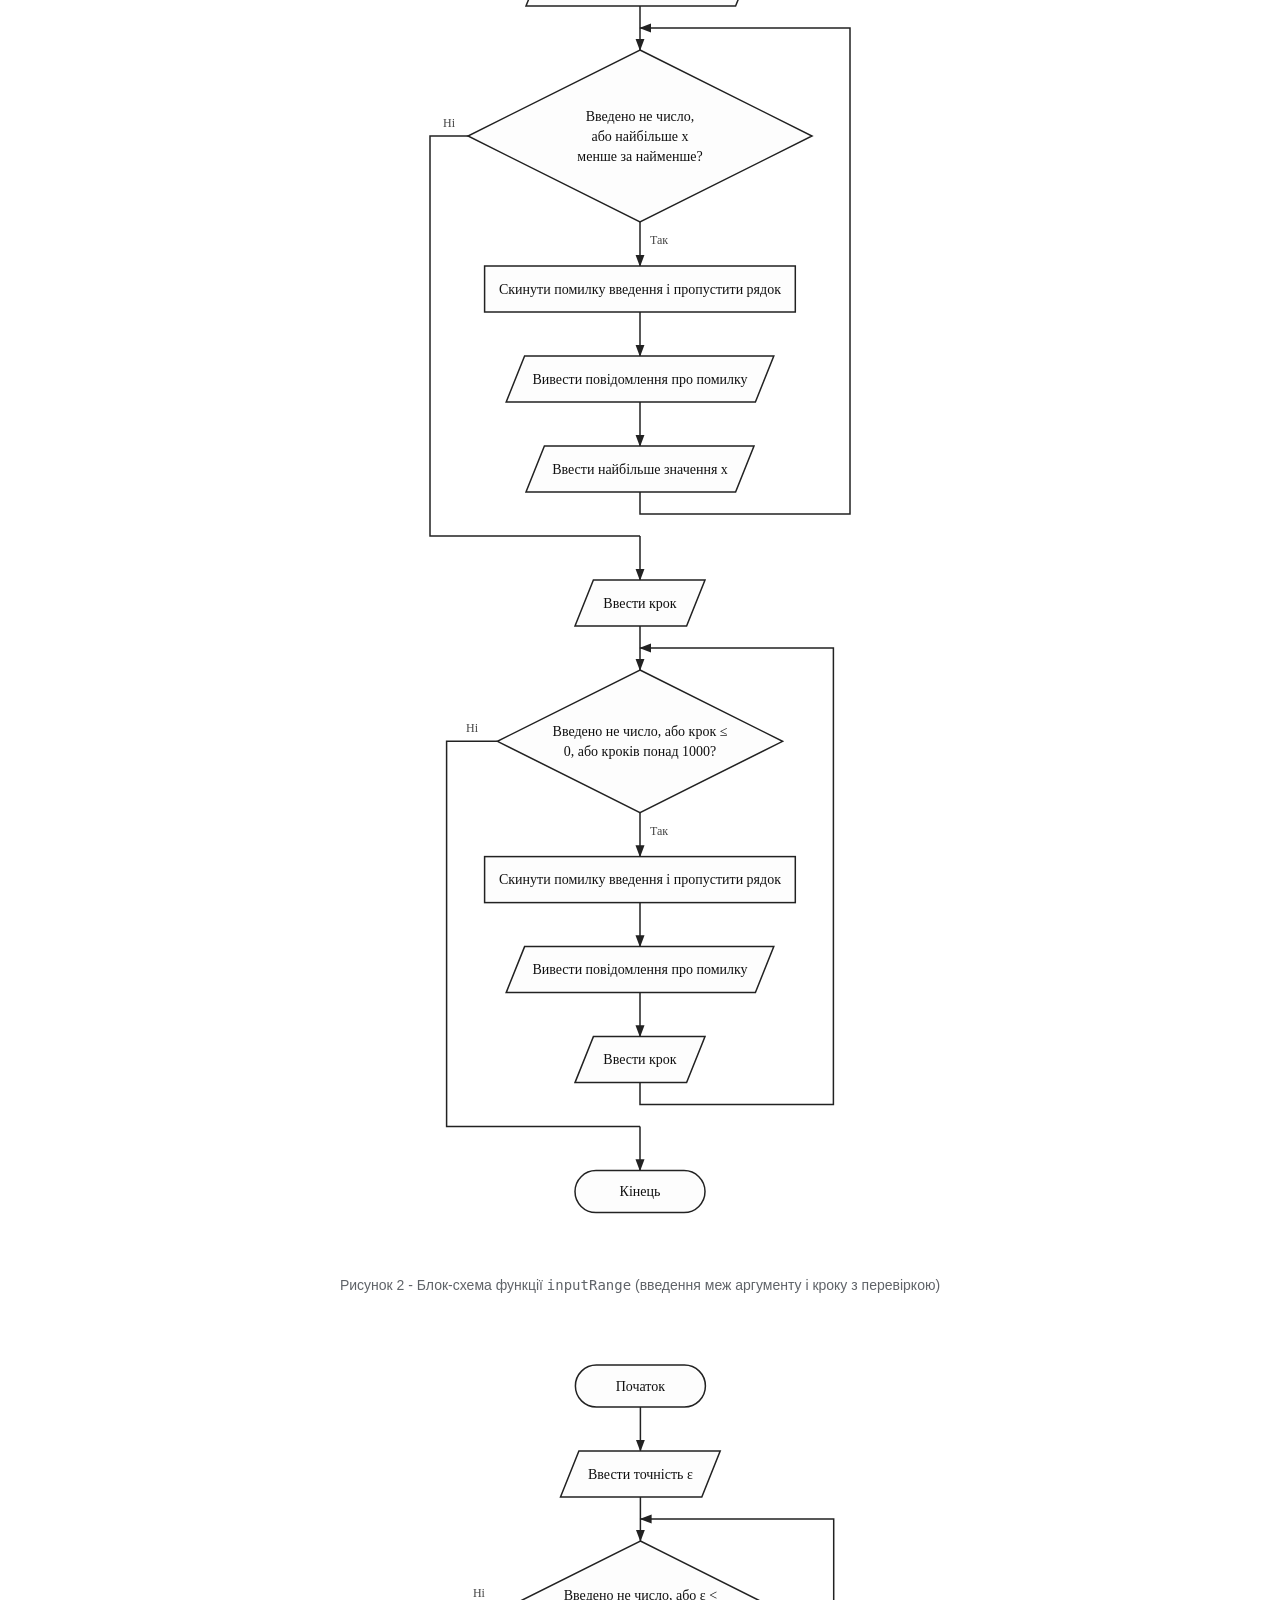
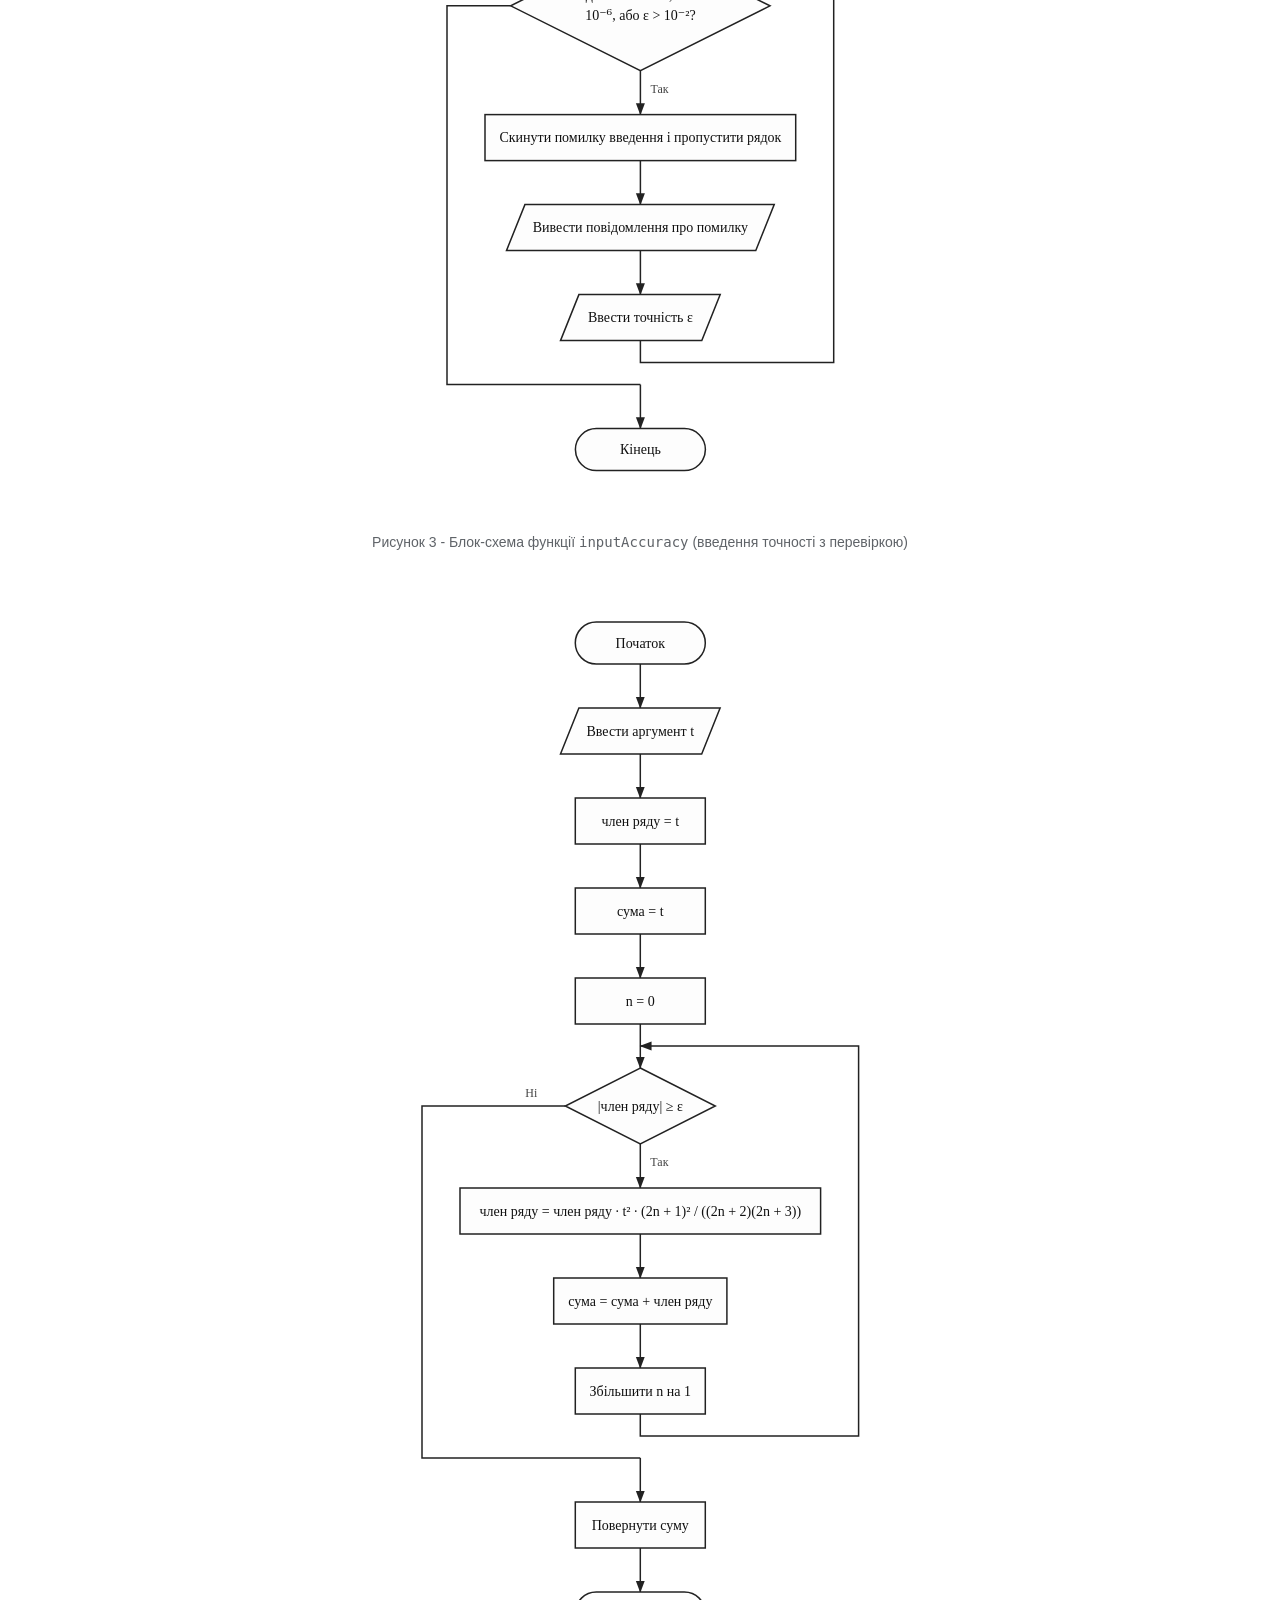
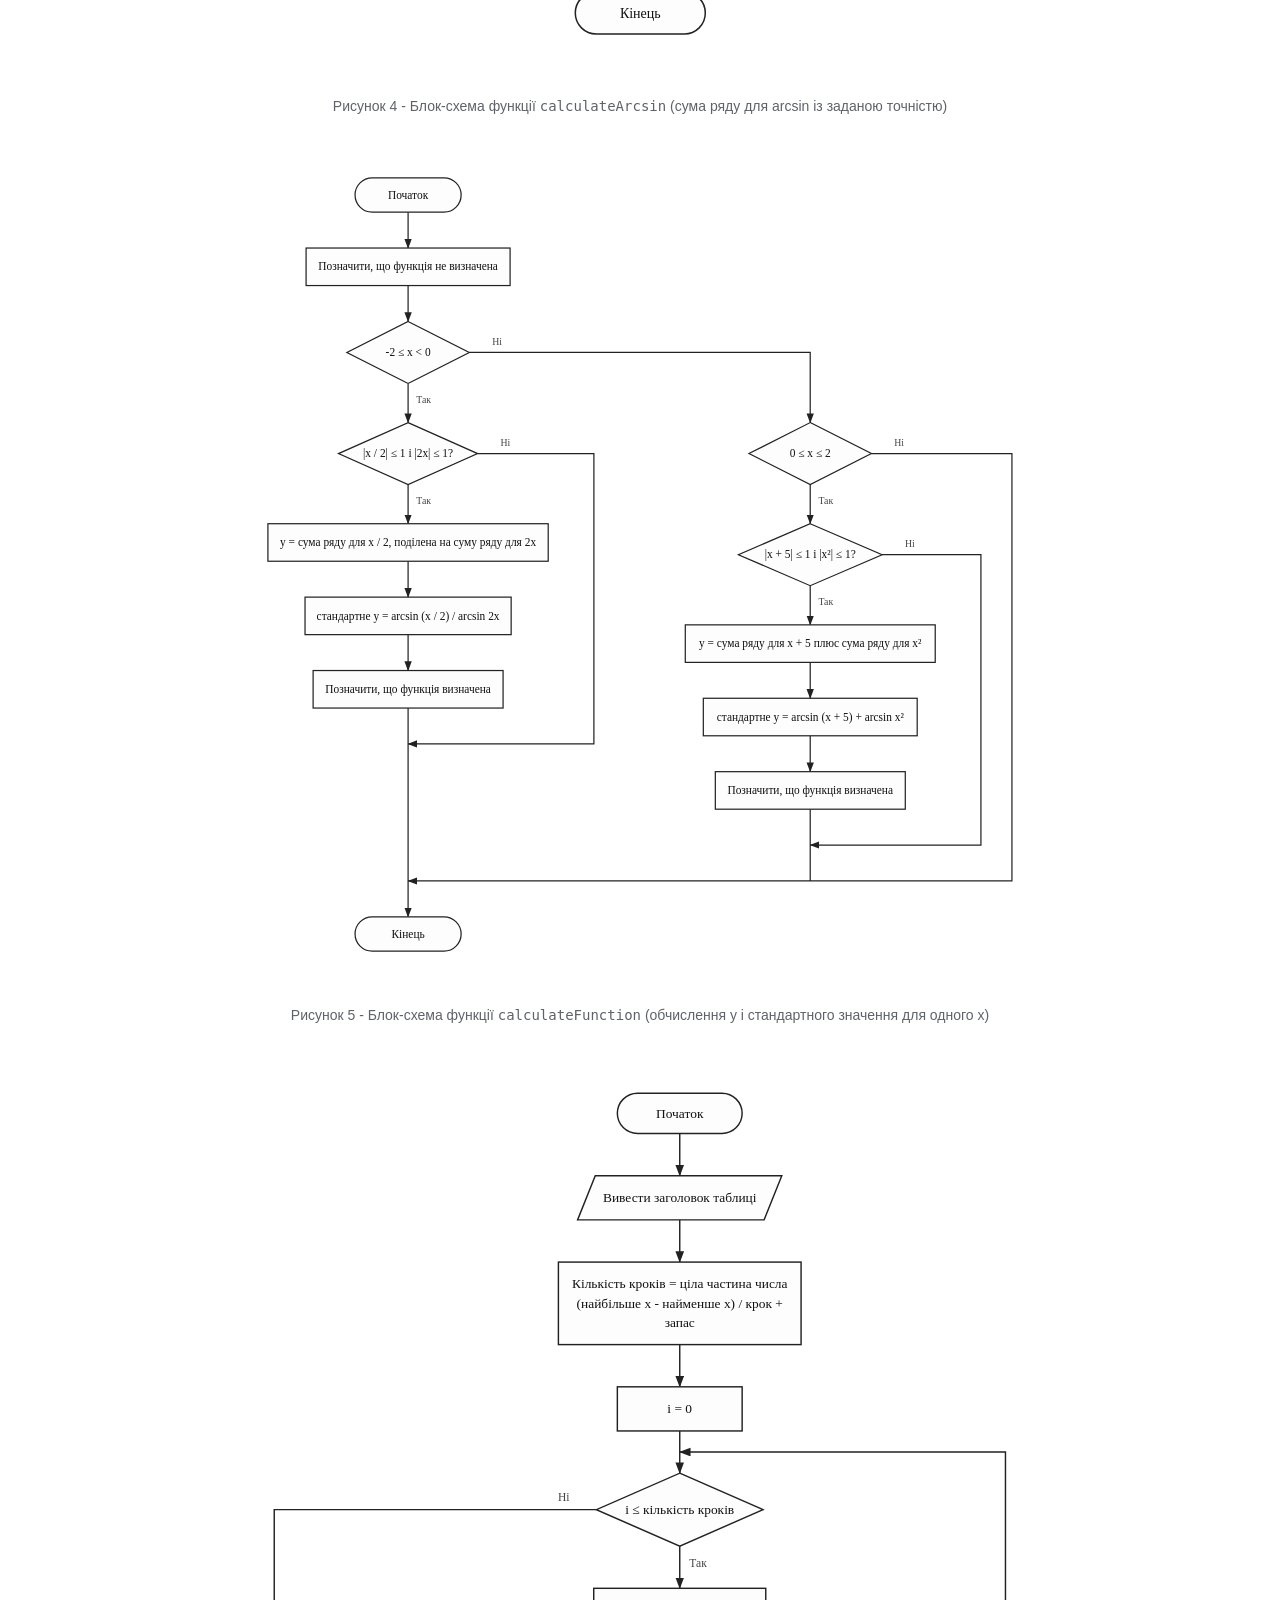
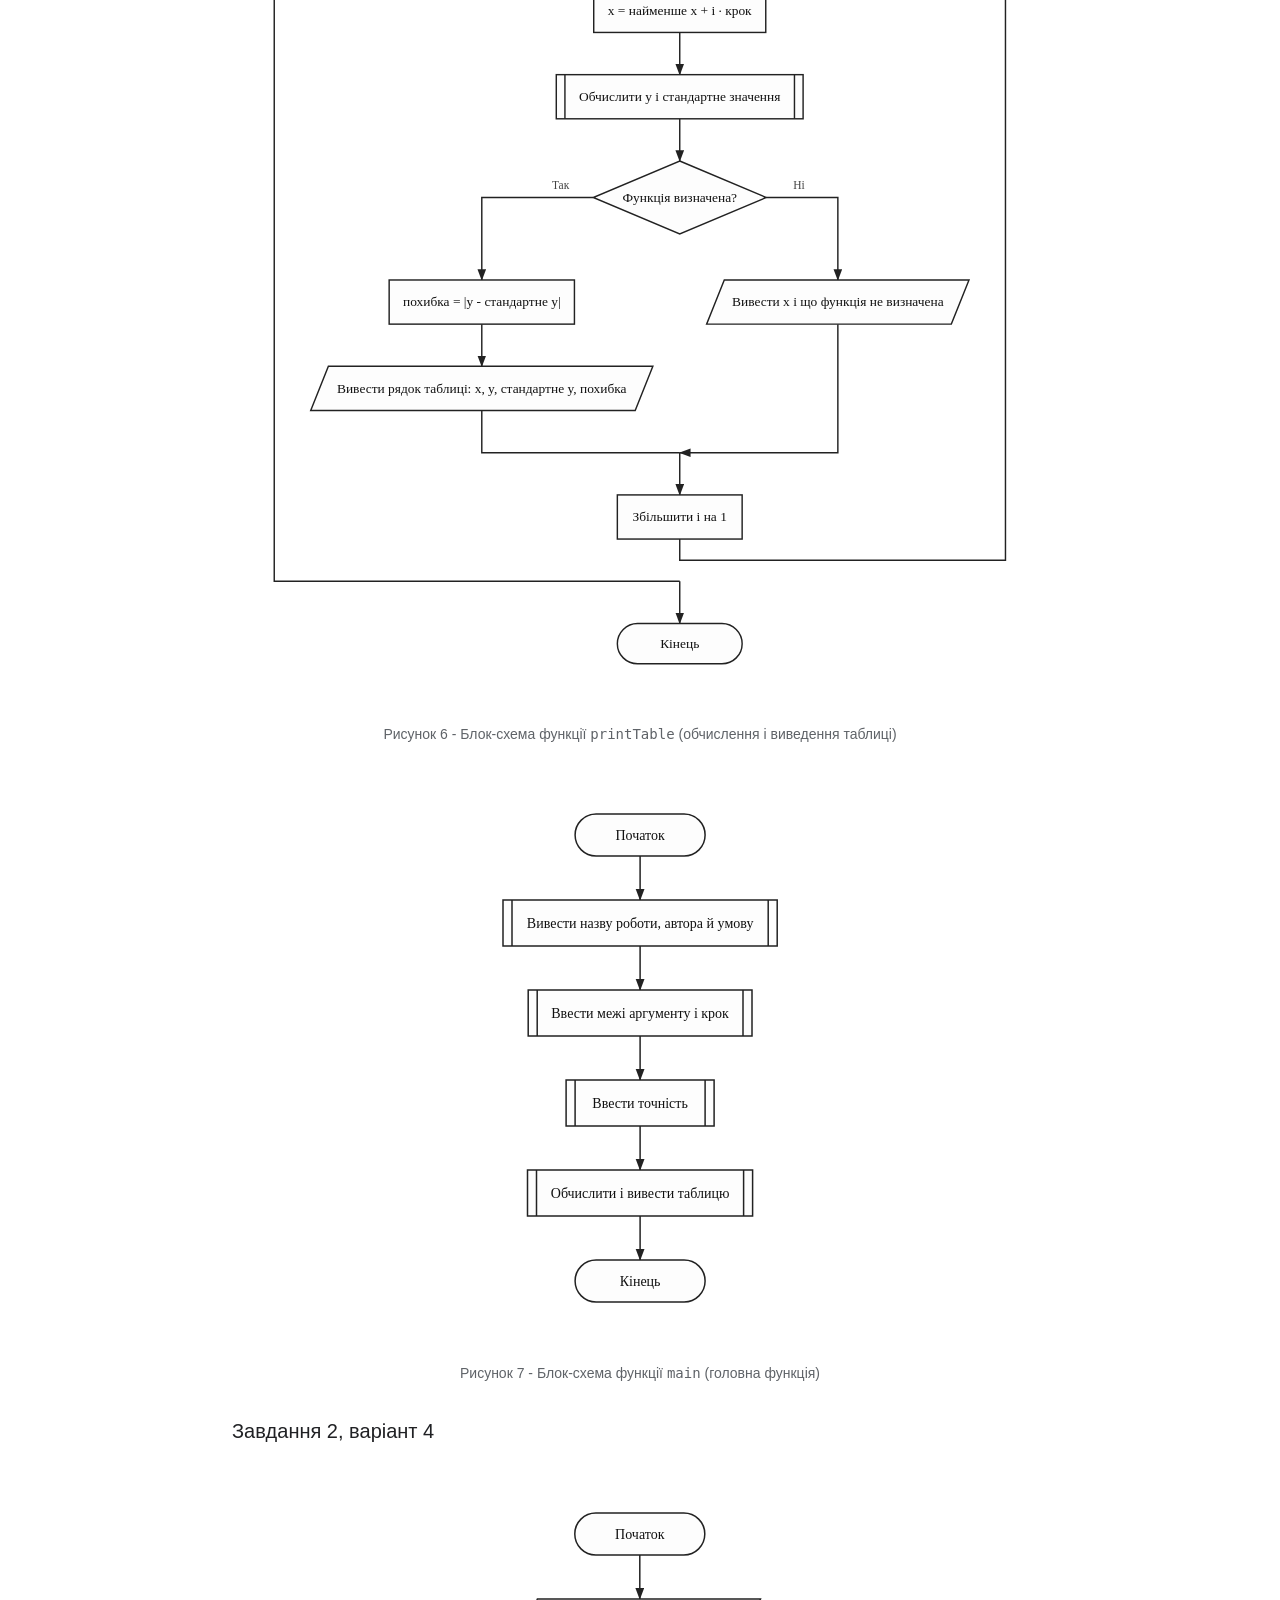
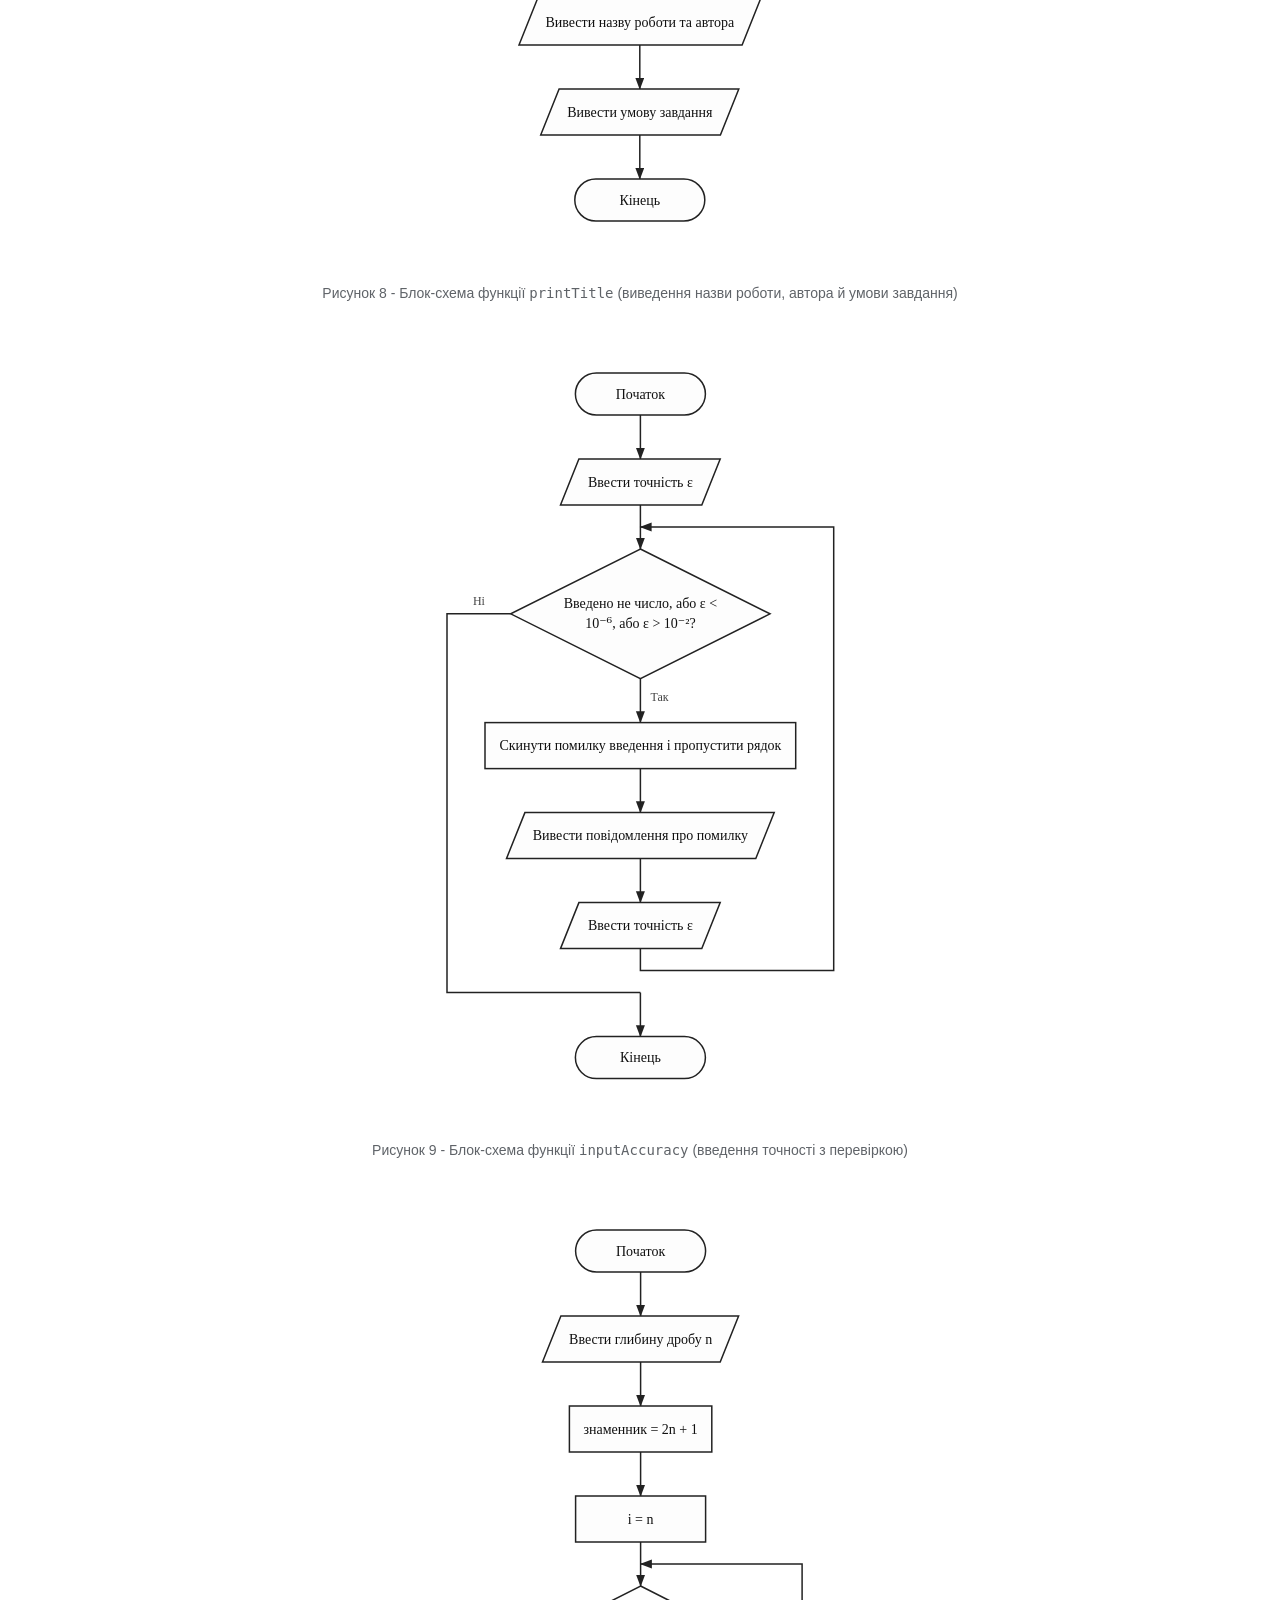
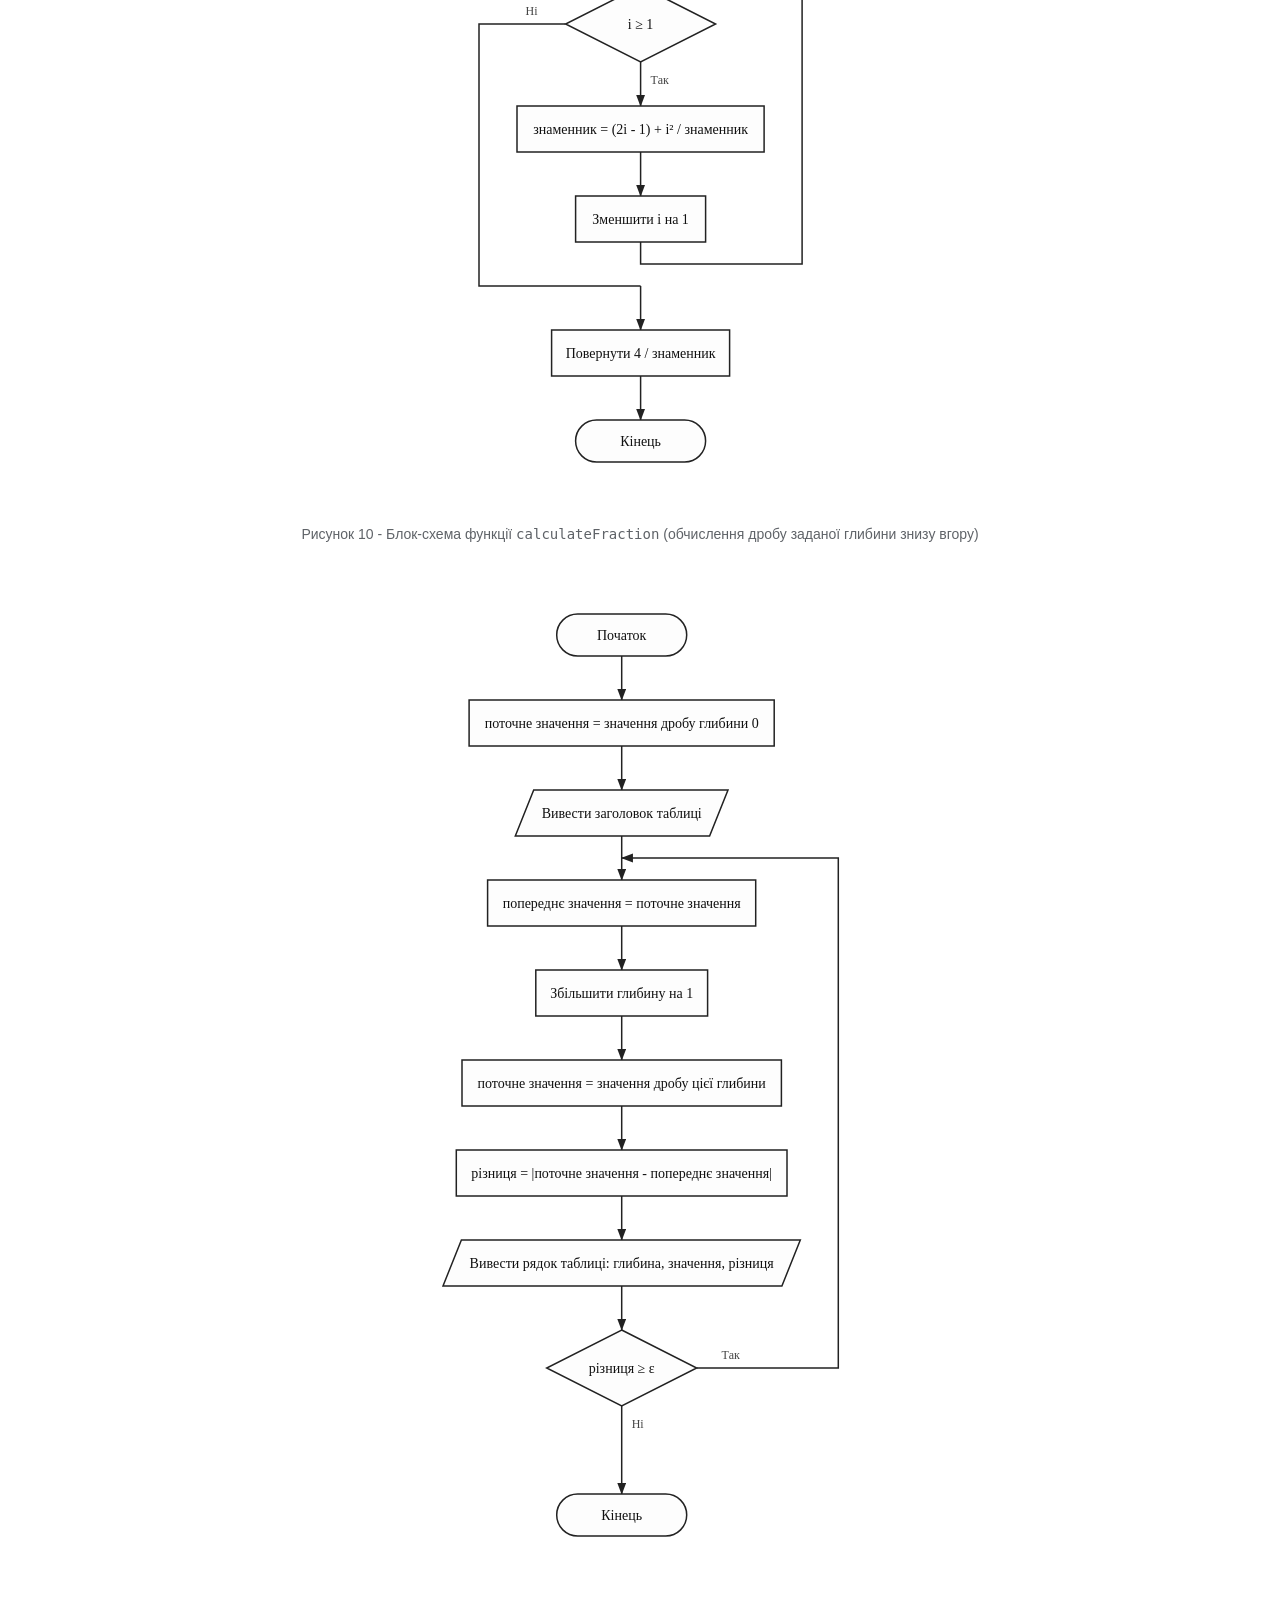
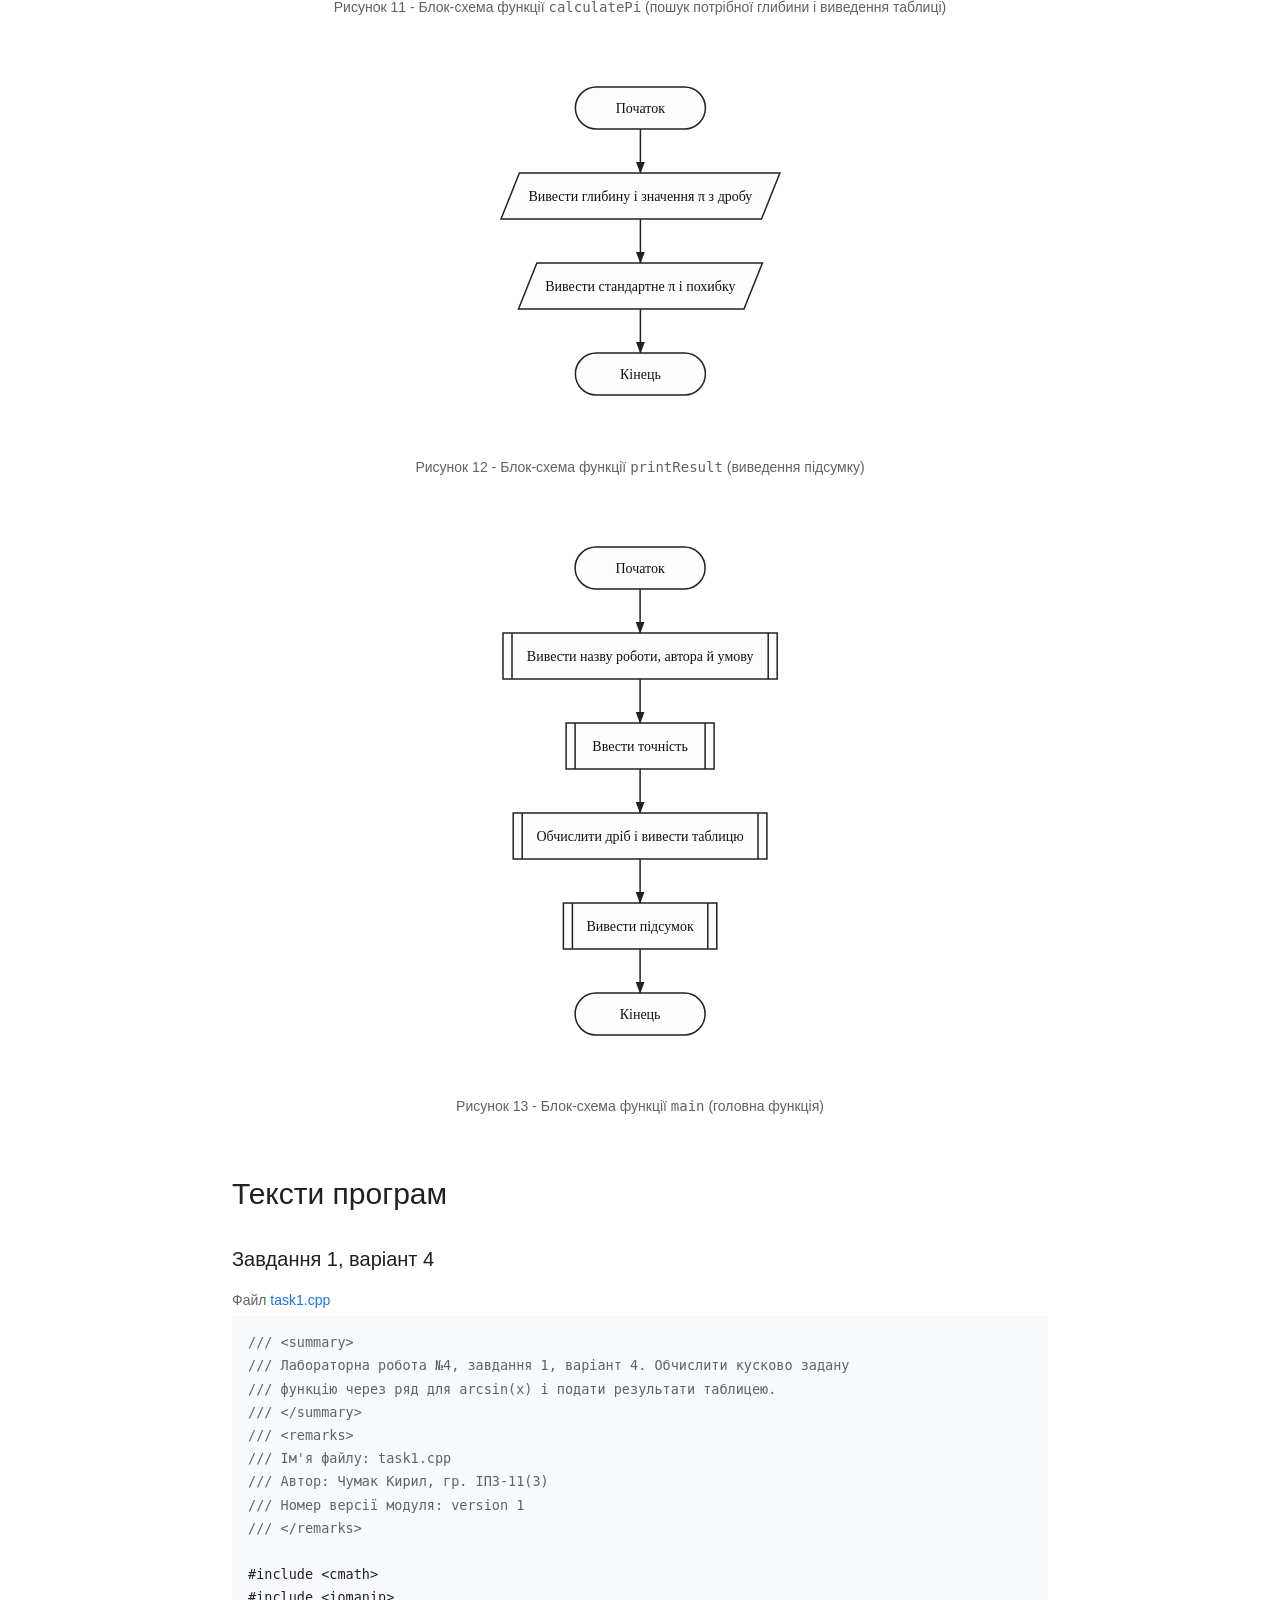
<file: lab04/index.html>
<!doctype html>
<html lang="uk">
<head>
<meta charset="utf-8">
<meta name="viewport" content="width=device-width, initial-scale=1">
<title>Лабораторна робота №4. Основи програмування</title>
<link rel="stylesheet" href="../style.css">
</head>
<body>
<header class="top">
<a class="site" href="../index.html">Основи програмування</a>
<nav class="wide" aria-label="Сторінки"><a href="../index.html">Головна</a><a href="../lab01/index.html">ЛР 1</a><a href="../lab02/index.html">ЛР 2</a><a href="../lab03/index.html">ЛР 3</a><a href="../lab04/index.html" class="active" aria-current="page">ЛР 4</a><a href="../lab05/index.html">ЛР 5</a><a href="../lab06/index.html">ЛР 6</a><a href="../lab07/index.html">ЛР 7</a><a href="../lab08/index.html">ЛР 8</a><a href="../lab09/index.html">ЛР 9</a><a href="../lab10/index.html">ЛР 10</a><a href="../lab11/index.html">ЛР 11</a></nav>
<details class="narrow"><summary>Меню</summary>
<nav aria-label="Сторінки"><a href="../index.html">Головна</a><a href="../lab01/index.html">ЛР 1</a><a href="../lab02/index.html">ЛР 2</a><a href="../lab03/index.html">ЛР 3</a><a href="../lab04/index.html" class="active" aria-current="page">ЛР 4</a><a href="../lab05/index.html">ЛР 5</a><a href="../lab06/index.html">ЛР 6</a><a href="../lab07/index.html">ЛР 7</a><a href="../lab08/index.html">ЛР 8</a><a href="../lab09/index.html">ЛР 9</a><a href="../lab10/index.html">ЛР 10</a><a href="../lab11/index.html">ЛР 11</a></nav></details>
</header>
<div class="banner"><h1>Лабораторна робота №4</h1><p>Рекурентні співвідношення. Степеневі ряди. Ланцюгові дроби</p></div>
<main class="content" id="content">
<p class="info">Варіант 4. Виконав Чумак Кирил, група ІПЗ-11(3). Викладач Ковалюк Тетяна Володимирівна.</p>
<nav class="toc" aria-label="Зміст"><ol><li><a href="#goal">Мета роботи</a></li><li><a href="#task">Умови задач</a></li><li><a href="#analysis">Аналіз задач</a></li><li><a href="#scheme">Блок-схеми алгоритмів</a></li><li><a href="#code">Тексти програм</a></li><li><a href="#results">Результати виконання</a></li><li><a href="#check">Аналіз достовірності результатів</a></li><li><a href="#conclusion">Висновки</a></li></ol></nav>
<section id="goal"><h2>Мета роботи</h2>
<ul>
<li>Вивчити особливості циклічних обчислювальних процесів з розгалуженнями.</li>
<li>Опанувати технологію рекурентних обчислень.</li>
<li>Навчитися розробляти алгоритми та програми розвинення функцій у ряди.</li>
</ul>
</section>
<section id="task"><h2>Умови задач</h2>
<h3>Завдання 1, варіант 4</h3>
<p>Таблиця 4.2 методички має 24 варіанти, тому для номера 28 у списку групи маємо 28 - 24 = 4.</p>
<p>Обчислити значення функції y, розвинувши функцію arcsin(x) у ряд Тейлора. Визначити похибку.</p>
<div class="formula">y = arcsin(x / 2) / arcsin(2x) при -2 ≤ x &lt; 0</div>
<div class="formula">y = arcsin(x + 5) + arcsin(x<sup>2</sup>) при 0 ≤ x ≤ 2</div>
<p>Вимоги до всіх варіантів цього завдання:</p>
<ul>
<li>параметр функції змінюється від заданого з клавіатури мінімального значення до заданого максимального
із певним кроком;</li>
<li>точність вводиться з клавіатури як дробове число від 10<sup>-2</sup> до 10<sup>-6</sup>;</li>
<li>суму ряду рахує власна функція за рекурентним співвідношенням, функції для факторіала і степеня
не використовуються;</li>
<li>стандартне значення рахується бібліотечними математичними функціями, також визначається похибка;</li>
<li>результат виводиться таблицею з колонками: значення аргумента x, значення функції y, стандартне
значення функції, похибка;</li>
<li>якщо для вибраного значення аргумента функція не визначена, друкується повідомлення "function is
not defined".</li>
</ul>
<h3>Завдання 2, варіант 4</h3>
<p>Таблиця 4.3 теж має 24 варіанти, тому 28 - 24 = 4.</p>
<p>Обчислити нескінченний ланцюговий дріб, задавши точність обчислення (10<sup>-5</sup>) з клавіатури.
Ланцюговий дріб виражає число π.</p>
<div class="formula">π = 4 / (1 + 1<sup>2</sup> / (3 + 2<sup>2</sup> / (5 + 3<sup>2</sup> /
(7 + 4<sup>2</sup> / (9 + ...)))))</div>
</section>
<section id="analysis"><h2>Аналіз задач</h2>
<h3>Завдання 1, варіант 4</h3>
<p>Ряд взято з таблиці 4.1:</p>
<div class="formula">arcsin t = t + t<sup>3</sup> / (2 · 3) + 1 · 3 · t<sup>5</sup> / (2 · 4 · 5) +
1 · 3 · 5 · t<sup>7</sup> / (2 · 4 · 6 · 7) + ...</div>
<p>У таблиці методички в четвертому доданку пропущено множник 7, а тут він є. Якщо поділити наступний
член ряду на поточний, отримаємо рекурентне співвідношення:</p>
<div class="formula">a<sub>0</sub> = t, a<sub>n+1</sub> = a<sub>n</sub> · t<sup>2</sup> ·
(2n + 1)<sup>2</sup> / ((2n + 2)(2n + 3))</div>
<p>Цикл у функції <code>calculateArcsin</code> працює, поки модуль члена ряду не менший за точність.
Похибка є модулем різниці між y і стандартним значенням, як у зразковій програмі.</p>
<p>Функція arcsin визначена лише для аргументу від -1 до 1. У першій гілці arcsin(2x) вимагає
x ≥ -0.5, тому на проміжку від -2 до -0.5 функції немає. У другій гілці x + 5 лежить від 5 до 7, тому
ця гілка не визначена ніде. Програма перевіряє модуль кожного аргументу і для таких x друкує "function
is not defined". Отже, реальні значення y є лише при -0.5 ≤ x &lt; 0.</p>
<p>Кількість кроків рахується наперед, а x рахується як мінімальне значення плюс i кроків. Якщо
додавати крок у циклі, останнє x може загубитись через похибку <code>float</code>.</p>
<p>Найбільше значення не може бути меншим за найменше, крок має бути додатним і давати не більше 1000
кроків, а точність лежить від 10<sup>-6</sup> до 10<sup>-2</sup>. Якщо введено не число або значення
поза цими межами, програма виводить повідомлення і просить ввести ще раз.</p>
<p class="tcap">Таблиця 1 - Функції програми завдання 1</p>
<div class="table-scroll"><table>
<tr><th>Функція</th><th>Що робить</th></tr>
<tr><td><code>printTitle</code></td><td>виводить назву роботи, автора й умову завдання</td></tr>
<tr><td><code>inputRange</code></td><td>вводить межі аргументу і крок із перевіркою</td></tr>
<tr><td><code>inputAccuracy</code></td><td>вводить точність із перевіркою</td></tr>
<tr><td><code>calculateArcsin</code></td><td>рахує суму ряду для заданого аргументу</td></tr>
<tr><td><code>calculateFunction</code></td><td>вибирає гілку, рахує y і стандартне значення</td></tr>
<tr><td><code>printTable</code></td><td>перебирає x, рахує похибку і виводить таблицю</td></tr>
<tr><td><code>main</code></td><td>викликає ці функції по черзі</td></tr>
</table></div>
<h3>Завдання 2, варіант 4</h3>
<p>Знаменники дробу є непарними числами, а чисельники дорівнюють квадратам номера рівня. Дріб глибини n
рахується знизу вгору: спершу знаменник дорівнює 2n + 1, а потім для i від n до 1 виконується дія</p>
<div class="formula">знаменник = (2i - 1) + i<sup>2</sup> / знаменник</div>
<p>Результат дорівнює 4 / знаменник. Глибина збільшується на 1, поки два сусідні значення не будуть
відрізнятися менше ніж на точність. Після цього програма порівнює значення зі стандартним π, яке
записано константою. Точність вводиться так само, як у першому завданні.</p>
<p class="tcap">Таблиця 2 - Функції програми завдання 2</p>
<div class="table-scroll"><table>
<tr><th>Функція</th><th>Що робить</th></tr>
<tr><td><code>printTitle</code></td><td>виводить назву роботи, автора й умову завдання</td></tr>
<tr><td><code>inputAccuracy</code></td><td>вводить точність із перевіркою</td></tr>
<tr><td><code>calculateFraction</code></td><td>рахує дріб заданої глибини</td></tr>
<tr><td><code>calculatePi</code></td><td>збільшує глибину і виводить таблицю значень</td></tr>
<tr><td><code>printResult</code></td><td>виводить результат, стандартне π і похибку</td></tr>
<tr><td><code>main</code></td><td>викликає ці функції по черзі</td></tr>
</table></div>
<p>Джерела: Ковалюк Т.В. Алгоритмізація та програмування, 2024; Ковалюк Т.В., Петрівський В.Я.
Гарний стиль програмування мовами C, C++, C#, 2025.</p>
</section>
<section id="scheme"><h2>Блок-схеми алгоритмів</h2>
<h3>Завдання 1, варіант 4</h3>
<figure class="fc"><a href="img/task1-fc-printTitle.svg"><img src="img/task1-fc-printTitle.svg" alt="" loading="lazy"></a><figcaption>Рисунок 1 - Блок-схема функції <code>printTitle</code> (виведення назви роботи, автора й умови завдання)</figcaption></figure>
<figure class="fc"><a href="img/task1-fc-inputRange.svg"><img src="img/task1-fc-inputRange.svg" alt="" loading="lazy"></a><figcaption>Рисунок 2 - Блок-схема функції <code>inputRange</code> (введення меж аргументу і кроку з перевіркою)</figcaption></figure>
<figure class="fc"><a href="img/task1-fc-inputAccuracy.svg"><img src="img/task1-fc-inputAccuracy.svg" alt="" loading="lazy"></a><figcaption>Рисунок 3 - Блок-схема функції <code>inputAccuracy</code> (введення точності з перевіркою)</figcaption></figure>
<figure class="fc"><a href="img/task1-fc-calculateArcsin.svg"><img src="img/task1-fc-calculateArcsin.svg" alt="" loading="lazy"></a><figcaption>Рисунок 4 - Блок-схема функції <code>calculateArcsin</code> (сума ряду для arcsin із заданою точністю)</figcaption></figure>
<figure class="fc"><a href="img/task1-fc-calculateFunction.svg"><img src="img/task1-fc-calculateFunction.svg" alt="" loading="lazy"></a><figcaption>Рисунок 5 - Блок-схема функції <code>calculateFunction</code> (обчислення y і стандартного значення для одного x)</figcaption></figure>
<figure class="fc"><a href="img/task1-fc-printTable.svg"><img src="img/task1-fc-printTable.svg" alt="" loading="lazy"></a><figcaption>Рисунок 6 - Блок-схема функції <code>printTable</code> (обчислення і виведення таблиці)</figcaption></figure>
<figure class="fc"><a href="img/task1-fc-main.svg"><img src="img/task1-fc-main.svg" alt="" loading="lazy"></a><figcaption>Рисунок 7 - Блок-схема функції <code>main</code> (головна функція)</figcaption></figure>
<h3>Завдання 2, варіант 4</h3>
<figure class="fc"><a href="img/task2-fc-printTitle.svg"><img src="img/task2-fc-printTitle.svg" alt="" loading="lazy"></a><figcaption>Рисунок 8 - Блок-схема функції <code>printTitle</code> (виведення назви роботи, автора й умови завдання)</figcaption></figure>
<figure class="fc"><a href="img/task2-fc-inputAccuracy.svg"><img src="img/task2-fc-inputAccuracy.svg" alt="" loading="lazy"></a><figcaption>Рисунок 9 - Блок-схема функції <code>inputAccuracy</code> (введення точності з перевіркою)</figcaption></figure>
<figure class="fc"><a href="img/task2-fc-calculateFraction.svg"><img src="img/task2-fc-calculateFraction.svg" alt="" loading="lazy"></a><figcaption>Рисунок 10 - Блок-схема функції <code>calculateFraction</code> (обчислення дробу заданої глибини знизу вгору)</figcaption></figure>
<figure class="fc"><a href="img/task2-fc-calculatePi.svg"><img src="img/task2-fc-calculatePi.svg" alt="" loading="lazy"></a><figcaption>Рисунок 11 - Блок-схема функції <code>calculatePi</code> (пошук потрібної глибини і виведення таблиці)</figcaption></figure>
<figure class="fc"><a href="img/task2-fc-printResult.svg"><img src="img/task2-fc-printResult.svg" alt="" loading="lazy"></a><figcaption>Рисунок 12 - Блок-схема функції <code>printResult</code> (виведення підсумку)</figcaption></figure>
<figure class="fc"><a href="img/task2-fc-main.svg"><img src="img/task2-fc-main.svg" alt="" loading="lazy"></a><figcaption>Рисунок 13 - Блок-схема функції <code>main</code> (головна функція)</figcaption></figure>
</section>
<section id="code"><h2>Тексти програм</h2>
<h3>Завдання 1, варіант 4</h3>
<p class="file">Файл <a href="task1.cpp" download>task1.cpp</a></p>
<pre><code><span class="cm">/// &lt;summary&gt;</span>
<span class="cm">/// Лабораторна робота №4, завдання 1, варіант 4. Обчислити кусково задану</span>
<span class="cm">/// функцію через ряд для arcsin(x) і подати результати таблицею.</span>
<span class="cm">/// &lt;/summary&gt;</span>
<span class="cm">/// &lt;remarks&gt;</span>
<span class="cm">/// Ім&#x27;я файлу: task1.cpp</span>
<span class="cm">/// Автор: Чумак Кирил, гр. ІПЗ-11(3)</span>
<span class="cm">/// Номер версії модуля: version 1</span>
<span class="cm">/// &lt;/remarks&gt;</span>

<span class="pp">#include &lt;cmath&gt;</span>
<span class="pp">#include &lt;iomanip&gt;</span>
<span class="pp">#include &lt;iostream&gt;</span>
<span class="kw">using</span> <span class="kw">namespace</span> std;

<span class="cm">// Константи</span>
<span class="kw">const</span> <span class="kw">float</span> MIN_ACCURACY = <span class="nm">0</span>.000001f; <span class="cm">// нижня межа точності</span>
<span class="kw">const</span> <span class="kw">float</span> MAX_ACCURACY = <span class="nm">0</span>.01f;     <span class="cm">// верхня межа точності</span>
<span class="kw">const</span> <span class="kw">int</span> MAX_STEPS = <span class="nm">1000</span>;           <span class="cm">// найбільша кількість кроків</span>
<span class="kw">const</span> <span class="kw">float</span> STEP_RESERVE = <span class="nm">0</span>.001f;    <span class="cm">// запас на похибку float</span>

<span class="cm">// Глобальні змінні</span>
<span class="kw">float</span> minX = <span class="nm">0</span>;         <span class="cm">// найменше значення аргументу</span>
<span class="kw">float</span> maxX = <span class="nm">0</span>;         <span class="cm">// найбільше значення аргументу</span>
<span class="kw">float</span> step = <span class="nm">0</span>;         <span class="cm">// крок зміни аргументу</span>
<span class="kw">float</span> accuracy = <span class="nm">0</span>;     <span class="cm">// задана точність</span>
<span class="kw">float</span> x = <span class="nm">0</span>;            <span class="cm">// поточне значення аргументу</span>
<span class="kw">float</span> y = <span class="nm">0</span>;            <span class="cm">// значення функції через ряд</span>
<span class="kw">float</span> standardY = <span class="nm">0</span>;    <span class="cm">// значення через бібліотечну функцію</span>
<span class="kw">float</span> error = <span class="nm">0</span>;        <span class="cm">// похибка</span>
<span class="kw">bool</span> isDefined = <span class="kw">false</span>; <span class="cm">// ознака того, що функція визначена в точці x</span>

<span class="cm">/// &lt;summary&gt;</span>
<span class="cm">/// Виводить назву роботи, автора, функцію y і ряд для arcsin</span>
<span class="cm">/// &lt;/summary&gt;</span>
<span class="kw">void</span> printTitle()
{
    cout &lt;&lt; <span class="st">&quot;Lab work 4. Task 1. Variant 4.&quot;</span> &lt;&lt; endl;
    cout &lt;&lt; <span class="st">&quot;Author: Kyryl Chumak, group IPZ-11(3)&quot;</span> &lt;&lt; endl &lt;&lt; endl;

    cout &lt;&lt; <span class="st">&quot;Calculate y for x from min to max with a given step,&quot;</span> &lt;&lt; endl;
    cout &lt;&lt; <span class="st">&quot;expanding arcsin into a Taylor series with the accuracy&quot;</span> &lt;&lt; endl;
    cout &lt;&lt; <span class="st">&quot;entered from the keyboard. Print x, y, the standard value&quot;</span> &lt;&lt; endl;
    cout &lt;&lt; <span class="st">&quot;and the error.&quot;</span> &lt;&lt; endl &lt;&lt; endl;
    cout &lt;&lt; <span class="st">&quot;y = arcsin(x / 2) / arcsin(2x),  -2 &lt;= x &lt; 0&quot;</span> &lt;&lt; endl;
    cout &lt;&lt; <span class="st">&quot;y = arcsin(x + 5) + arcsin(x^2),  0 &lt;= x &lt;= 2&quot;</span> &lt;&lt; endl;
    cout &lt;&lt; <span class="st">&quot;arcsin(t) = t + t^3 / (2 * 3) + 1 * 3 * t^5 / (2 * 4 * 5) + ...&quot;</span>
         &lt;&lt; endl
         &lt;&lt; endl;
}

<span class="cm">/// &lt;summary&gt;</span>
<span class="cm">/// Вводить межі аргументу і крок із перевіркою</span>
<span class="cm">/// &lt;/summary&gt;</span>
<span class="kw">void</span> inputRange()
{
    cout &lt;&lt; <span class="st">&quot;Enter minimum x: &quot;</span>;
    cin &gt;&gt; minX;
    <span class="kw">while</span> (cin.fail())
    {
        cin.clear();            <span class="cm">// скинути помилку введення</span>
        cin.ignore(<span class="nm">1000</span>, <span class="st">&#x27;\n&#x27;</span>); <span class="cm">// і пропустити неправильний рядок</span>
        cout &lt;&lt; <span class="st">&quot;Error! Enter minimum x as a number: &quot;</span>;
        cin &gt;&gt; minX;
    }

    cout &lt;&lt; <span class="st">&quot;Enter maximum x (not less than minimum): &quot;</span>;
    cin &gt;&gt; maxX;
    <span class="kw">while</span> (cin.fail() || maxX &lt; minX)
    {
        cin.clear();
        cin.ignore(<span class="nm">1000</span>, <span class="st">&#x27;\n&#x27;</span>);
        cout &lt;&lt; <span class="st">&quot;Error! Enter maximum x not less than minimum: &quot;</span>;
        cin &gt;&gt; maxX;
    }

    cout &lt;&lt; <span class="st">&quot;Enter step (greater than 0, at most 1000 steps): &quot;</span>;
    cin &gt;&gt; step;
    <span class="kw">while</span> (cin.fail() || step &lt;= <span class="nm">0</span> || (maxX - minX) / step &gt; MAX_STEPS)
    {
        cin.clear();
        cin.ignore(<span class="nm">1000</span>, <span class="st">&#x27;\n&#x27;</span>);
        cout &lt;&lt; <span class="st">&quot;Error! Enter step greater than 0, at most 1000 steps: &quot;</span>;
        cin &gt;&gt; step;
    }
}

<span class="cm">/// &lt;summary&gt;</span>
<span class="cm">/// Вводить точність. Поки введено не число або число поза межами, введення</span>
<span class="cm">/// повторюється</span>
<span class="cm">/// &lt;/summary&gt;</span>
<span class="kw">void</span> inputAccuracy()
{
    cout &lt;&lt; <span class="st">&quot;Enter accuracy (from 0.000001 to 0.01): &quot;</span>;
    cin &gt;&gt; accuracy;
    <span class="kw">while</span> (cin.fail() || accuracy &lt; MIN_ACCURACY || accuracy &gt; MAX_ACCURACY)
    {
        cin.clear();            <span class="cm">// скинути помилку введення</span>
        cin.ignore(<span class="nm">1000</span>, <span class="st">&#x27;\n&#x27;</span>); <span class="cm">// і пропустити неправильний рядок</span>
        cout &lt;&lt; <span class="st">&quot;Error! Enter accuracy from 0.000001 to 0.01: &quot;</span>;
        cin &gt;&gt; accuracy;
    }
}

<span class="cm">/// &lt;summary&gt;</span>
<span class="cm">/// Рахує суму ряду для arcsin. Наступний член ряду отримується з поточного,</span>
<span class="cm">/// цикл працює, поки член ряду не менший за точність</span>
<span class="cm">/// &lt;/summary&gt;</span>
<span class="cm">/// &lt;param name=&quot;argument&quot;&gt;аргумент від -1 до 1&lt;/param&gt;</span>
<span class="cm">/// &lt;returns&gt;сума ряду&lt;/returns&gt;</span>
<span class="kw">float</span> calculateArcsin(<span class="kw">float</span> argument)
{
    <span class="kw">float</span> member = argument; <span class="cm">// поточний член ряду</span>
    <span class="kw">float</span> sum = argument;    <span class="cm">// сума ряду</span>
    <span class="kw">int</span> n = <span class="nm">0</span>;               <span class="cm">// номер члена ряду</span>

    <span class="kw">while</span> (fabs(member) &gt;= accuracy)
    {
        member = member * argument * argument * (<span class="nm">2</span> * n + <span class="nm">1</span>) * (<span class="nm">2</span> * n + <span class="nm">1</span>)
                 / ((<span class="nm">2</span> * n + <span class="nm">2</span>) * (<span class="nm">2</span> * n + <span class="nm">3</span>));
        sum = sum + member;
        n++;
    }

    <span class="kw">return</span> sum;
}

<span class="cm">/// &lt;summary&gt;</span>
<span class="cm">/// Обчислює y і стандартне значення для поточного x. Якщо x поза межами або</span>
<span class="cm">/// аргумент arcsin за модулем більший за 1, функція не визначена</span>
<span class="cm">/// &lt;/summary&gt;</span>
<span class="kw">void</span> calculateFunction()
{
    isDefined = <span class="kw">false</span>;

    <span class="kw">if</span> (x &gt;= -<span class="nm">2</span> &amp;&amp; x &lt; <span class="nm">0</span>)
    {
        <span class="kw">if</span> (fabs(x / <span class="nm">2</span>) &lt;= <span class="nm">1</span> &amp;&amp; fabs(<span class="nm">2</span> * x) &lt;= <span class="nm">1</span>)
        {
            y = calculateArcsin(x / <span class="nm">2</span>) / calculateArcsin(<span class="nm">2</span> * x);
            standardY = asin(x / <span class="nm">2</span>) / asin(<span class="nm">2</span> * x);
            isDefined = <span class="kw">true</span>;
        }
    }
    <span class="kw">else</span> <span class="kw">if</span> (x &gt;= <span class="nm">0</span> &amp;&amp; x &lt;= <span class="nm">2</span>)
    {
        <span class="kw">if</span> (fabs(x + <span class="nm">5</span>) &lt;= <span class="nm">1</span> &amp;&amp; fabs(x * x) &lt;= <span class="nm">1</span>)
        {
            y = calculateArcsin(x + <span class="nm">5</span>) + calculateArcsin(x * x);
            standardY = asin(x + <span class="nm">5</span>) + asin(x * x);
            isDefined = <span class="kw">true</span>;
        }
    }
}

<span class="cm">/// &lt;summary&gt;</span>
<span class="cm">/// Виводить таблицю. Кількість кроків рахується наперед, щоб останнє значення x</span>
<span class="cm">/// не втратилось через похибку float</span>
<span class="cm">/// &lt;/summary&gt;</span>
<span class="kw">void</span> printTable()
{
    <span class="kw">int</span> stepCount = <span class="nm">0</span>; <span class="cm">// кількість кроків</span>
    <span class="kw">int</span> i = <span class="nm">0</span>;         <span class="cm">// номер кроку</span>

    cout &lt;&lt; endl
         &lt;&lt; setw(<span class="nm">9</span>) &lt;&lt; <span class="st">&quot;x&quot;</span> &lt;&lt; setw(<span class="nm">13</span>) &lt;&lt; <span class="st">&quot;y&quot;</span> &lt;&lt; setw(<span class="nm">13</span>) &lt;&lt; <span class="st">&quot;standard&quot;</span>
         &lt;&lt; setw(<span class="nm">13</span>) &lt;&lt; <span class="st">&quot;error&quot;</span> &lt;&lt; endl;

    stepCount = (<span class="kw">int</span>)((maxX - minX) / step + STEP_RESERVE);
    <span class="kw">for</span> (i = <span class="nm">0</span>; i &lt;= stepCount; i++)
    {
        x = minX + i * step;
        calculateFunction();

        cout &lt;&lt; fixed &lt;&lt; setprecision(<span class="nm">4</span>) &lt;&lt; setw(<span class="nm">9</span>) &lt;&lt; x;
        <span class="kw">if</span> (isDefined)
        {
            error = fabs(y - standardY);
            cout &lt;&lt; setprecision(<span class="nm">6</span>) &lt;&lt; setw(<span class="nm">13</span>) &lt;&lt; y &lt;&lt; setw(<span class="nm">13</span>) &lt;&lt; standardY
                 &lt;&lt; scientific &lt;&lt; setprecision(<span class="nm">3</span>) &lt;&lt; setw(<span class="nm">13</span>) &lt;&lt; error &lt;&lt; endl;
        }
        <span class="kw">else</span>
        {
            cout &lt;&lt; <span class="st">&quot;   function is not defined&quot;</span> &lt;&lt; endl;
        }
    }
}

<span class="cm">/// &lt;summary&gt;</span>
<span class="cm">/// Головна функція програми</span>
<span class="cm">/// &lt;/summary&gt;</span>
<span class="cm">/// &lt;returns&gt;0 після завершення роботи&lt;/returns&gt;</span>
<span class="kw">int</span> main()
{
    printTitle();
    inputRange();
    inputAccuracy();
    printTable();
    <span class="kw">return</span> <span class="nm">0</span>;
}
</code></pre>
<h3>Завдання 2, варіант 4</h3>
<p class="file">Файл <a href="task2.cpp" download>task2.cpp</a></p>
<pre><code><span class="cm">/// &lt;summary&gt;</span>
<span class="cm">/// Лабораторна робота №4, завдання 2, варіант 4. Обчислити нескінченний</span>
<span class="cm">/// ланцюговий дріб для числа pi із заданою точністю.</span>
<span class="cm">/// &lt;/summary&gt;</span>
<span class="cm">/// &lt;remarks&gt;</span>
<span class="cm">/// Ім&#x27;я файлу: task2.cpp</span>
<span class="cm">/// Автор: Чумак Кирил, гр. ІПЗ-11(3)</span>
<span class="cm">/// Номер версії модуля: version 1</span>
<span class="cm">/// &lt;/remarks&gt;</span>

<span class="pp">#include &lt;cmath&gt;</span>
<span class="pp">#include &lt;iomanip&gt;</span>
<span class="pp">#include &lt;iostream&gt;</span>
<span class="kw">using</span> <span class="kw">namespace</span> std;

<span class="cm">// Константи</span>
<span class="kw">const</span> <span class="kw">float</span> MIN_ACCURACY = <span class="nm">0</span>.000001f; <span class="cm">// нижня межа точності</span>
<span class="kw">const</span> <span class="kw">float</span> MAX_ACCURACY = <span class="nm">0</span>.01f;     <span class="cm">// верхня межа точності</span>
<span class="kw">const</span> <span class="kw">float</span> PI = <span class="nm">3</span>.1415927f;          <span class="cm">// стандартне значення pi</span>

<span class="cm">// Глобальні змінні</span>
<span class="kw">float</span> accuracy = <span class="nm">0</span>;      <span class="cm">// задана точність</span>
<span class="kw">float</span> currentValue = <span class="nm">0</span>;  <span class="cm">// значення дробу при поточній глибині</span>
<span class="kw">float</span> previousValue = <span class="nm">0</span>; <span class="cm">// значення дробу при попередній глибині</span>
<span class="kw">float</span> difference = <span class="nm">0</span>;    <span class="cm">// різниця двох сусідніх значень</span>
<span class="kw">int</span> depth = <span class="nm">0</span>;           <span class="cm">// поточна глибина дробу</span>

<span class="cm">/// &lt;summary&gt;</span>
<span class="cm">/// Виводить назву роботи, автора і ланцюговий дріб</span>
<span class="cm">/// &lt;/summary&gt;</span>
<span class="kw">void</span> printTitle()
{
    cout &lt;&lt; <span class="st">&quot;Lab work 4. Task 2. Variant 4.&quot;</span> &lt;&lt; endl;
    cout &lt;&lt; <span class="st">&quot;Author: Kyryl Chumak, group IPZ-11(3)&quot;</span> &lt;&lt; endl &lt;&lt; endl;

    cout &lt;&lt; <span class="st">&quot;Calculate the infinite continued fraction for pi with the&quot;</span> &lt;&lt; endl;
    cout &lt;&lt; <span class="st">&quot;accuracy entered from the keyboard.&quot;</span> &lt;&lt; endl &lt;&lt; endl;
    cout &lt;&lt; <span class="st">&quot;pi = 4 / (1 + 1^2 / (3 + 2^2 / (5 + 3^2 / (7 + 4^2 / (9 + ...)))))&quot;</span>
         &lt;&lt; endl
         &lt;&lt; endl;
}

<span class="cm">/// &lt;summary&gt;</span>
<span class="cm">/// Вводить точність. Поки введено не число або число поза межами, введення</span>
<span class="cm">/// повторюється</span>
<span class="cm">/// &lt;/summary&gt;</span>
<span class="kw">void</span> inputAccuracy()
{
    cout &lt;&lt; <span class="st">&quot;Enter accuracy (from 0.000001 to 0.01): &quot;</span>;
    cin &gt;&gt; accuracy;
    <span class="kw">while</span> (cin.fail() || accuracy &lt; MIN_ACCURACY || accuracy &gt; MAX_ACCURACY)
    {
        cin.clear();            <span class="cm">// скинути помилку введення</span>
        cin.ignore(<span class="nm">1000</span>, <span class="st">&#x27;\n&#x27;</span>); <span class="cm">// і пропустити неправильний рядок</span>
        cout &lt;&lt; <span class="st">&quot;Error! Enter accuracy from 0.000001 to 0.01: &quot;</span>;
        cin &gt;&gt; accuracy;
    }
}

<span class="cm">/// &lt;summary&gt;</span>
<span class="cm">/// Рахує дріб заданої глибини знизу вгору, від останнього знаменника до першого</span>
<span class="cm">/// &lt;/summary&gt;</span>
<span class="cm">/// &lt;param name=&quot;fractionDepth&quot;&gt;кількість вкладених дробів&lt;/param&gt;</span>
<span class="cm">/// &lt;returns&gt;наближене значення pi&lt;/returns&gt;</span>
<span class="kw">float</span> calculateFraction(<span class="kw">int</span> fractionDepth)
{
    <span class="kw">float</span> denominator = <span class="nm">2</span> * fractionDepth + <span class="nm">1</span>; <span class="cm">// поточний знаменник</span>
    <span class="kw">int</span> i = <span class="nm">0</span>;                                 <span class="cm">// номер рівня дробу</span>

    <span class="kw">for</span> (i = fractionDepth; i &gt;= <span class="nm">1</span>; i--)
    {
        denominator = (<span class="nm">2</span> * i - <span class="nm">1</span>) + i * i / denominator;
    }

    <span class="kw">return</span> <span class="nm">4</span> / denominator;
}

<span class="cm">/// &lt;summary&gt;</span>
<span class="cm">/// Збільшує глибину дробу, поки два сусідні значення не відрізнятимуться менше</span>
<span class="cm">/// ніж на точність, і виводить таблицю</span>
<span class="cm">/// &lt;/summary&gt;</span>
<span class="kw">void</span> calculatePi()
{
    currentValue = calculateFraction(depth);

    cout &lt;&lt; endl &lt;&lt; fixed &lt;&lt; setprecision(<span class="nm">7</span>);
    cout &lt;&lt; setw(<span class="nm">6</span>) &lt;&lt; <span class="st">&quot;depth&quot;</span> &lt;&lt; setw(<span class="nm">14</span>) &lt;&lt; <span class="st">&quot;value&quot;</span> &lt;&lt; setw(<span class="nm">14</span>)
         &lt;&lt; <span class="st">&quot;difference&quot;</span> &lt;&lt; endl;

    <span class="kw">do</span>
    {
        previousValue = currentValue;
        depth++;
        currentValue = calculateFraction(depth);
        difference = fabs(currentValue - previousValue);
        cout &lt;&lt; setw(<span class="nm">6</span>) &lt;&lt; depth &lt;&lt; setw(<span class="nm">14</span>) &lt;&lt; currentValue &lt;&lt; setw(<span class="nm">14</span>)
             &lt;&lt; difference &lt;&lt; endl;
    } <span class="kw">while</span> (difference &gt;= accuracy);
}

<span class="cm">/// &lt;summary&gt;</span>
<span class="cm">/// Виводить підсумок і порівнює його зі стандартним pi</span>
<span class="cm">/// &lt;/summary&gt;</span>
<span class="kw">void</span> printResult()
{
    cout &lt;&lt; endl &lt;&lt; <span class="st">&quot;Fraction depth = &quot;</span> &lt;&lt; depth &lt;&lt; endl;
    cout &lt;&lt; <span class="st">&quot;pi from the fraction = &quot;</span> &lt;&lt; currentValue &lt;&lt; endl;
    cout &lt;&lt; <span class="st">&quot;standard pi = &quot;</span> &lt;&lt; PI &lt;&lt; endl;
    cout &lt;&lt; <span class="st">&quot;error = &quot;</span> &lt;&lt; fabs(currentValue - PI) &lt;&lt; endl;
}

<span class="cm">/// &lt;summary&gt;</span>
<span class="cm">/// Головна функція програми</span>
<span class="cm">/// &lt;/summary&gt;</span>
<span class="cm">/// &lt;returns&gt;0 після завершення роботи&lt;/returns&gt;</span>
<span class="kw">int</span> main()
{
    printTitle();
    inputAccuracy();
    calculatePi();
    printResult();
    <span class="kw">return</span> <span class="nm">0</span>;
}
</code></pre>
</section>
<section id="results"><h2>Результати виконання</h2>
<h3>Завдання 1, варіант 4</h3>
<p>На проміжку від -2 до 2 з кроком 0.25 значення є лише для x = -0.5 і x = -0.25, решта рядків містить
повідомлення. Тому далі той самий розрахунок показано докладніше, від -0.5 до -0.05.</p>
<figure class="shot"><a href="img/task1-run-1.png"><img src="img/task1-run-1.png" alt="" width="596" loading="lazy"></a><figcaption>Рисунок 14 - Увесь проміжок від -2 до 2 з кроком 0.25, точність 0.001</figcaption></figure>
<figure class="shot"><a href="img/task1-run-2.png"><img src="img/task1-run-2.png" alt="" width="596" loading="lazy"></a><figcaption>Рисунок 15 - Проміжок від -0.5 до -0.05 з кроком 0.05, точність 0.000001</figcaption></figure>
<figure class="shot"><a href="img/task1-run-3.png"><img src="img/task1-run-3.png" alt="" width="596" loading="lazy"></a><figcaption>Рисунок 16 - Той самий проміжок, точність 0.01</figcaption></figure>
<figure class="shot"><a href="img/task1-run-4.png"><img src="img/task1-run-4.png" alt="" width="596" loading="lazy"></a><figcaption>Рисунок 17 - Некоректне введення меж, кроку і точності</figcaption></figure>
<h3>Завдання 2, варіант 4</h3>
<figure class="shot"><a href="img/task2-run-1.png"><img src="img/task2-run-1.png" alt="" width="624" loading="lazy"></a><figcaption>Рисунок 18 - Точність 0.00001, перед цим введено некоректні значення</figcaption></figure>
<figure class="shot"><a href="img/task2-run-2.png"><img src="img/task2-run-2.png" alt="" width="624" loading="lazy"></a><figcaption>Рисунок 19 - Точність 0.01</figcaption></figure>
<figure class="shot"><a href="img/task2-run-3.png"><img src="img/task2-run-3.png" alt="" width="624" loading="lazy"></a><figcaption>Рисунок 20 - Точність 0.000001</figcaption></figure>
</section>
<section id="check"><h2>Аналіз достовірності результатів</h2>
<h3>Перевірка в Excel</h3>
<p>Файл <a href="check.xlsx" download>check.xlsx</a> має три таблиці. У першій Excel рахує стандартне
значення функцією <code>ASIN</code> і порівнює його з колонкою програми. У другій для x = -0.25 і
точності 0.001 члени ряду пораховано за загальною формулою через <code>FACT</code> і
<code>POWER</code>, без рекурентного співвідношення. У третій ланцюговий дріб пораховано зверху вниз
через чисельники й знаменники проміжних дробів, а програма рахує його знизу вгору.</p>
<figure class="shot"><a href="img/excel-check.png"><img src="img/excel-check.png" alt="" width="570" loading="lazy"></a><figcaption>Рисунок 21 - Порівняння значень в Excel</figcaption></figure>
<p>Найбільша різниця стандартних значень дорівнює 4.7 · 10<sup>-7</sup>, бо програма друкує шість
знаків після коми. Для x = -0.25 Excel отримав y = 0.239387, як і програма. Для ланцюгового дробу
найбільша різниця 1.9 · 10<sup>-7</sup>, вона пояснюється точністю типу <code>float</code>.</p>
<h3>Похибка і точність</h3>
<p>Значення взято з рисунків розділу результатів.</p>
<p class="tcap">Таблиця 3 - Похибка при різній точності</p>
<div class="table-scroll"><table>
<tr><th>Точність</th><th>Похибка при x = -0.5</th><th>Похибка при x = -0.25</th></tr>
<tr><td>0.01</td><td>2.065e-02</td><td>1.885e-04</td></tr>
<tr><td>0.001</td><td>9.216e-03</td><td>2.894e-05</td></tr>
<tr><td>0.000001</td><td>8.856e-04</td><td>4.470e-08</td></tr>
</table></div>
<p>При x = -0.5 рахується arcsin(-1), і ряд збігається дуже повільно. Тому там похибка набагато більша,
ніж в інших точках, і більша за задану точність. У решті рядків таблиці з точністю 0.000001 похибка не
перевищує 5.662e-07.</p>
<h3>Ручна перевірка</h3>
<p class="tcap">Таблиця 4 - Значення, пораховані вручну</p>
<div class="table-scroll"><table>
<tr><th>Що рахується</th><th>Розрахунок</th><th>Очікується</th><th>Програма</th></tr>
<tr><td>дріб глибини 1</td><td>4 / (1 + 1 / 3)</td><td>3</td><td>3.0000000</td></tr>
<tr><td>дріб глибини 2</td><td>4 / (1 + 1 / (3 + 4 / 5))</td><td>3.1666667</td><td>3.1666667</td></tr>
<tr><td>x = 1</td><td>x + 5 = 6, що більше за 1</td><td>не визначена</td><td>function is not defined</td></tr>
<tr><td>x = -1</td><td>|2x| = 2, що більше за 1</td><td>не визначена</td><td>function is not defined</td></tr>
</table></div>
<p>При точності 0.00001 програма зупинилась на глибині 8 зі значенням 3.1415935. Це відрізняється від
стандартного π на 0.0000007.</p>
</section>
<section id="conclusion"><h2>Висновки</h2>
<p>Головний результат першого завдання вийшов не таким, як у постановці: функція має значення лише
при -0.5 ≤ x &lt; 0, а друга гілка не визначена в жодній точці. Програма перевіряє аргументи arcsin і
пише про це в таблиці. Рекурентну формулу довелося виводити самому, бо в таблиці методички є лише ряд, до
того ж із пропущеним множником. На межі x = -0.5 похибка лишається великою навіть при найменшій
точності, а в інших точках вона зменшується разом із точністю.</p>
<p>Ланцюговий дріб збігається швидко. Для точності 0.00001 вистачило глибини 8. Значення обох програм
збіглися з Excel, де вони пораховані іншими формулами.</p>
</section>
<p class="pager"><a href="../lab03/index.html">Попередня робота</a><a href="../lab05/index.html">Наступна робота</a></p>
</main>
</body>
</html>
</file>
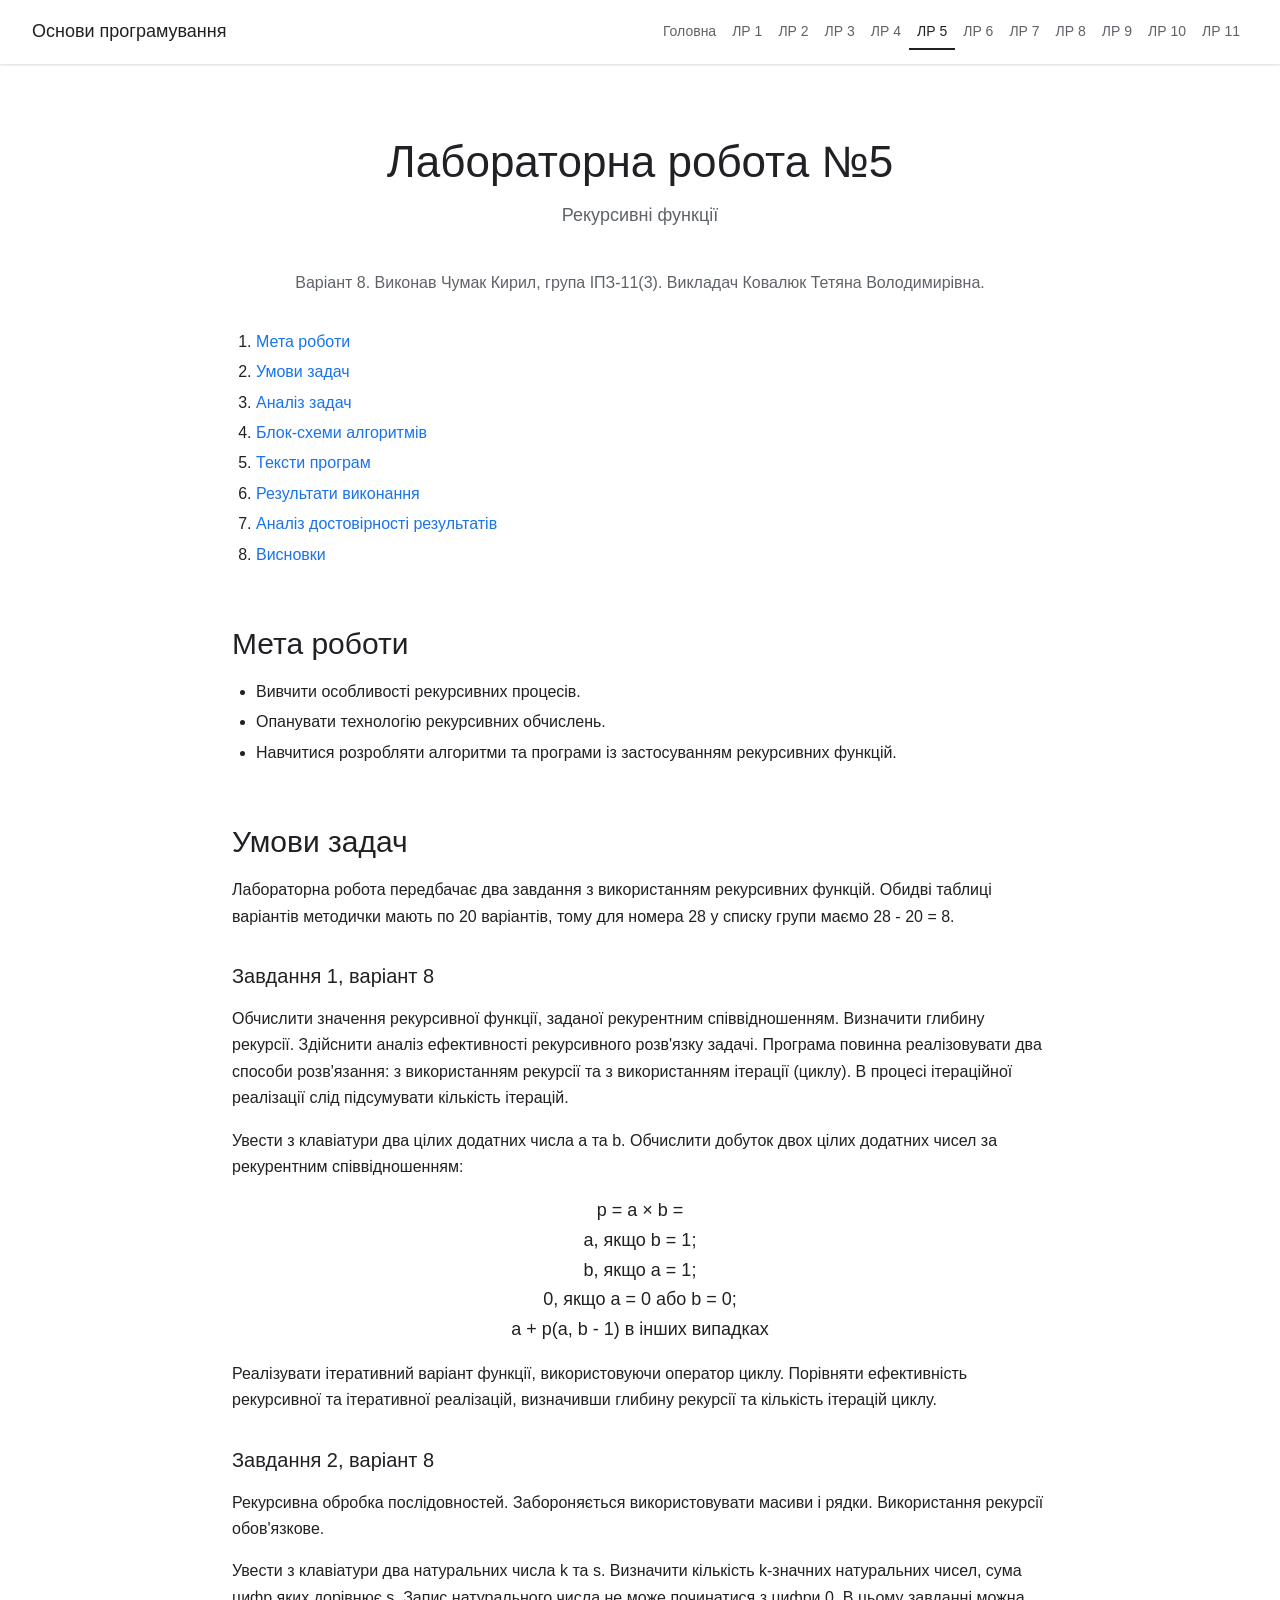
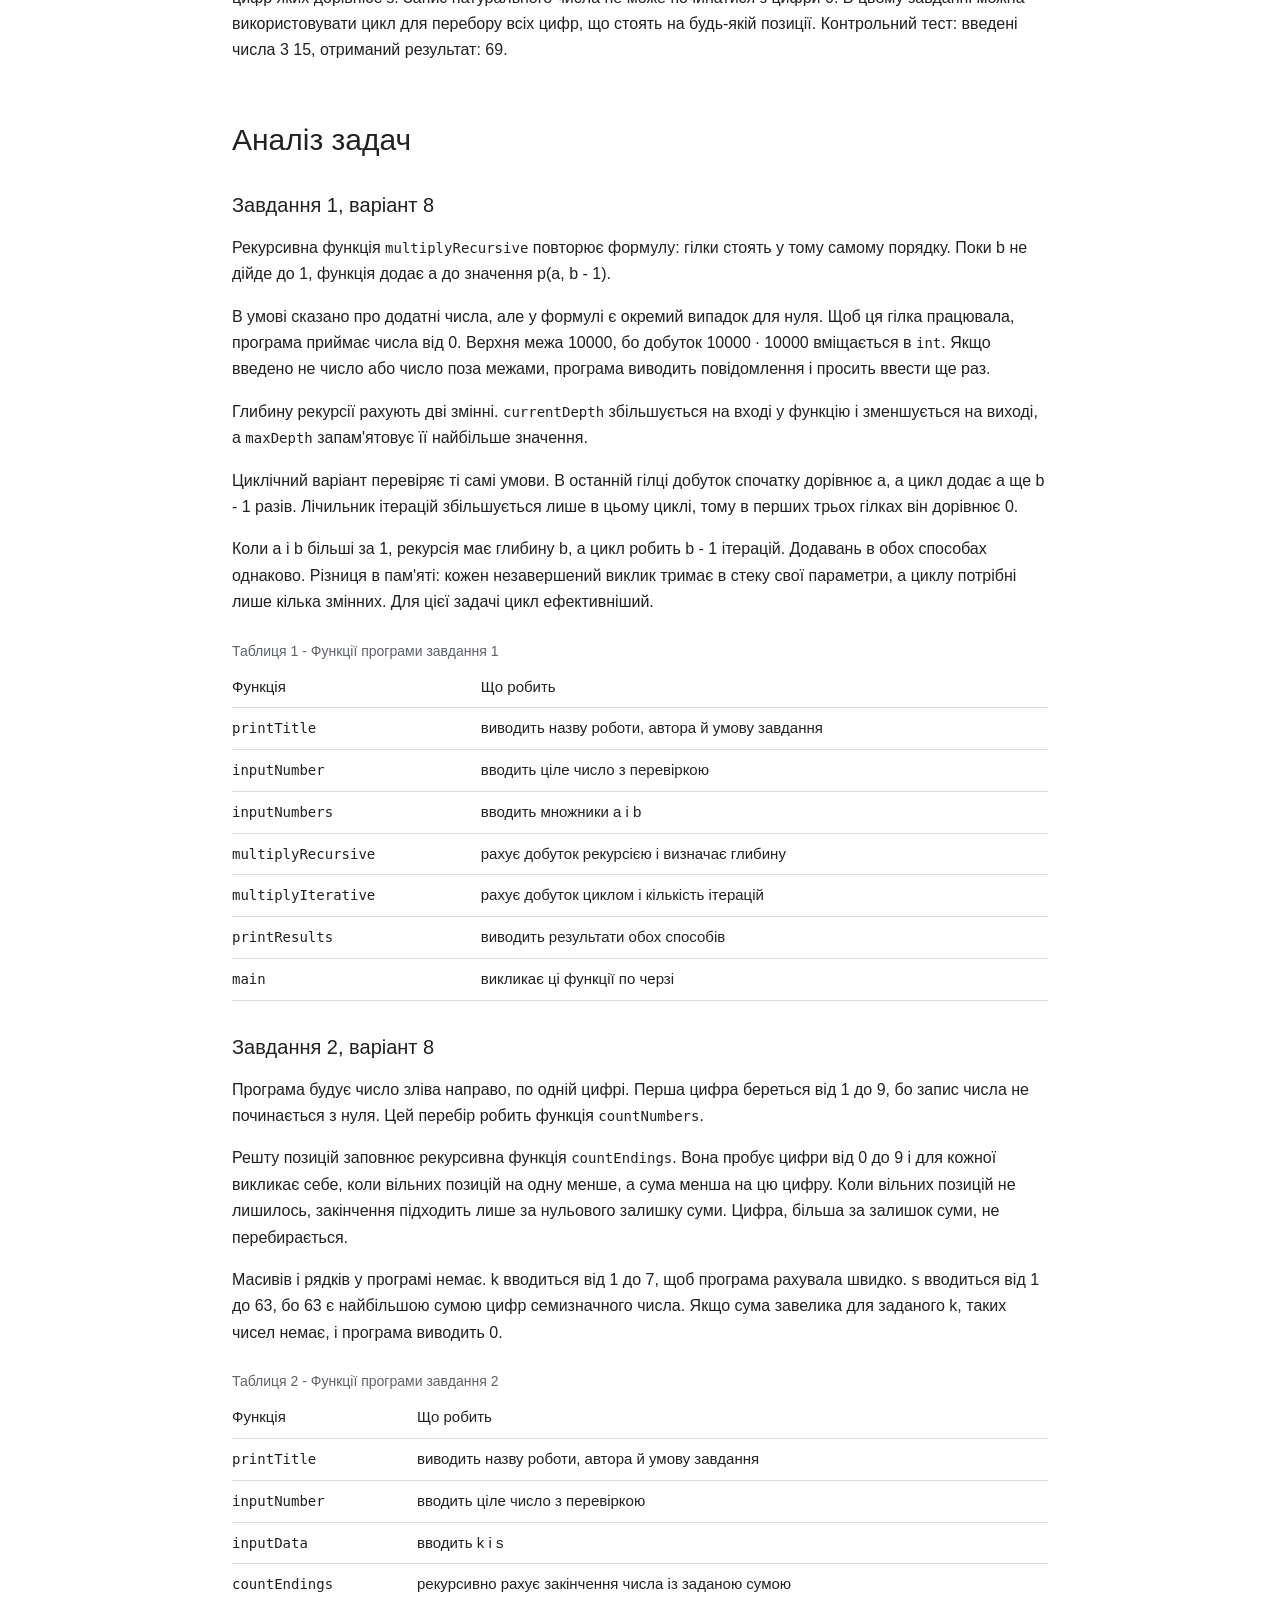
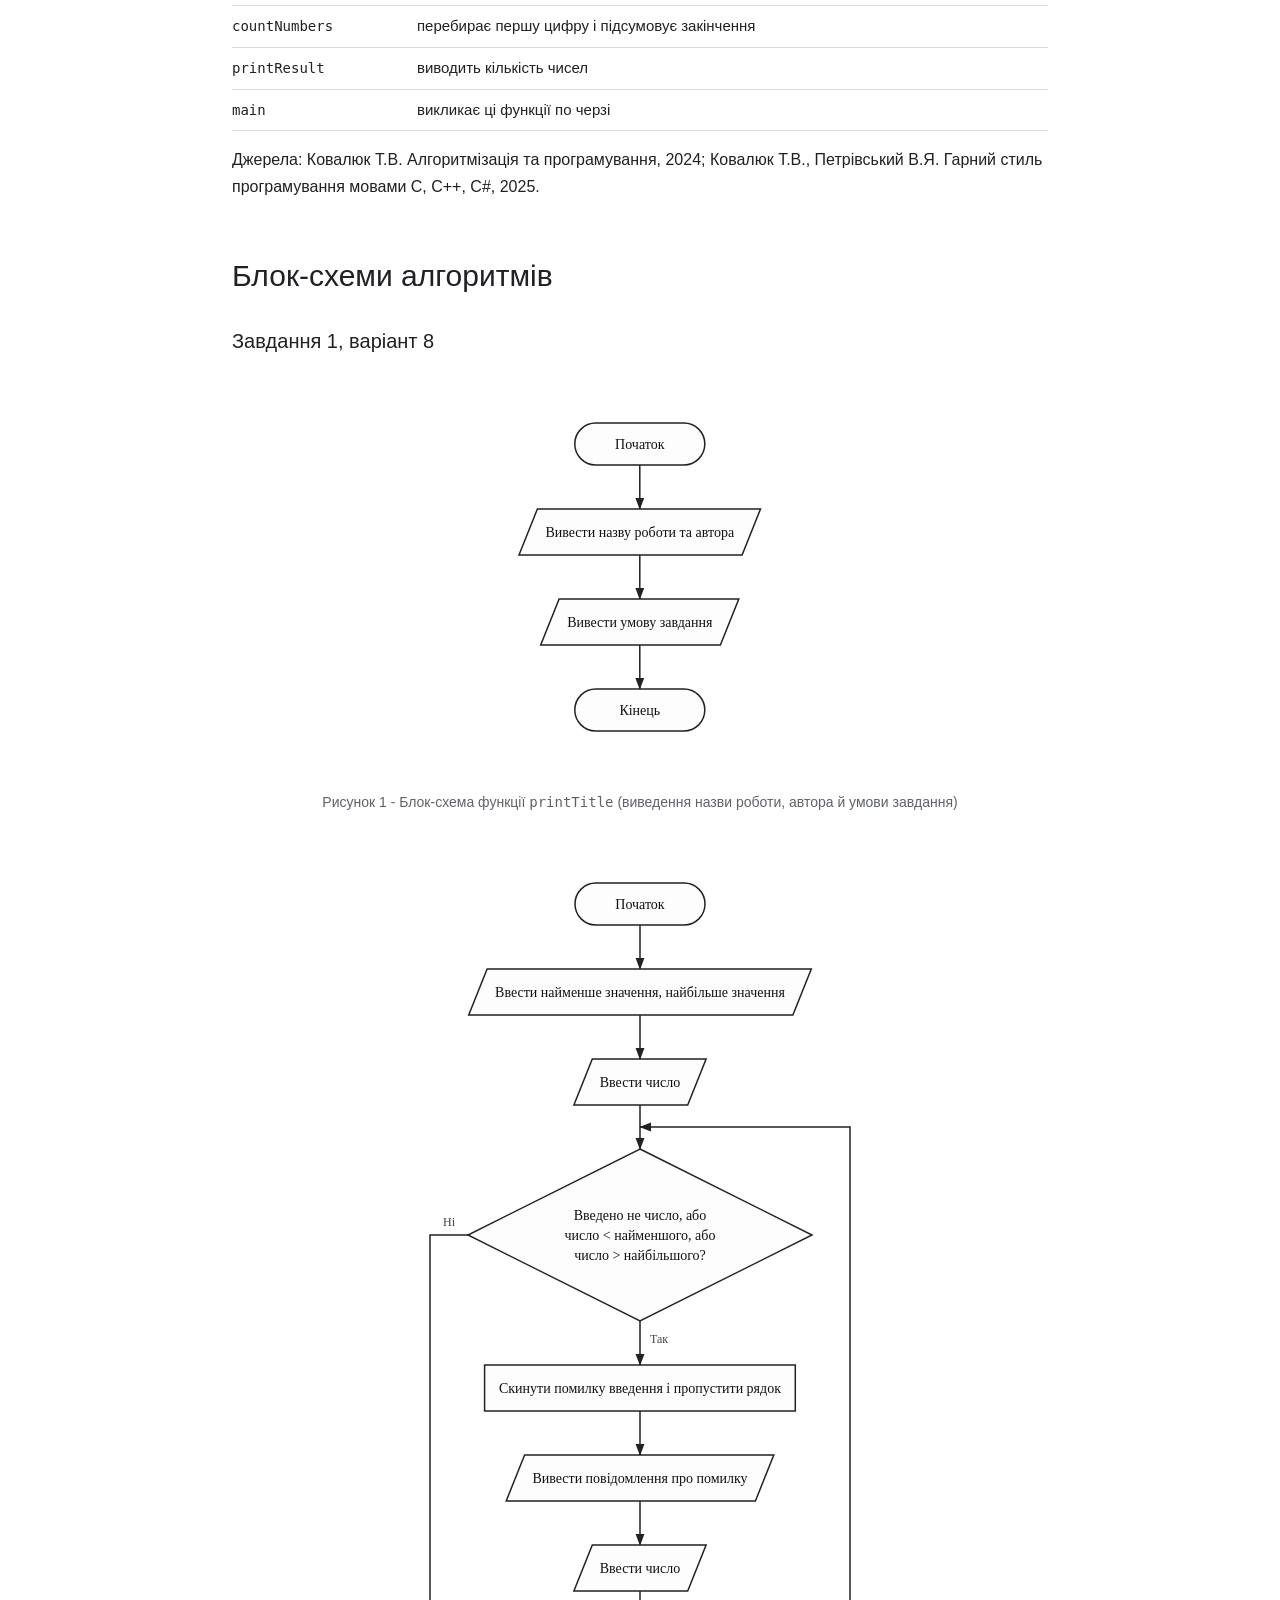
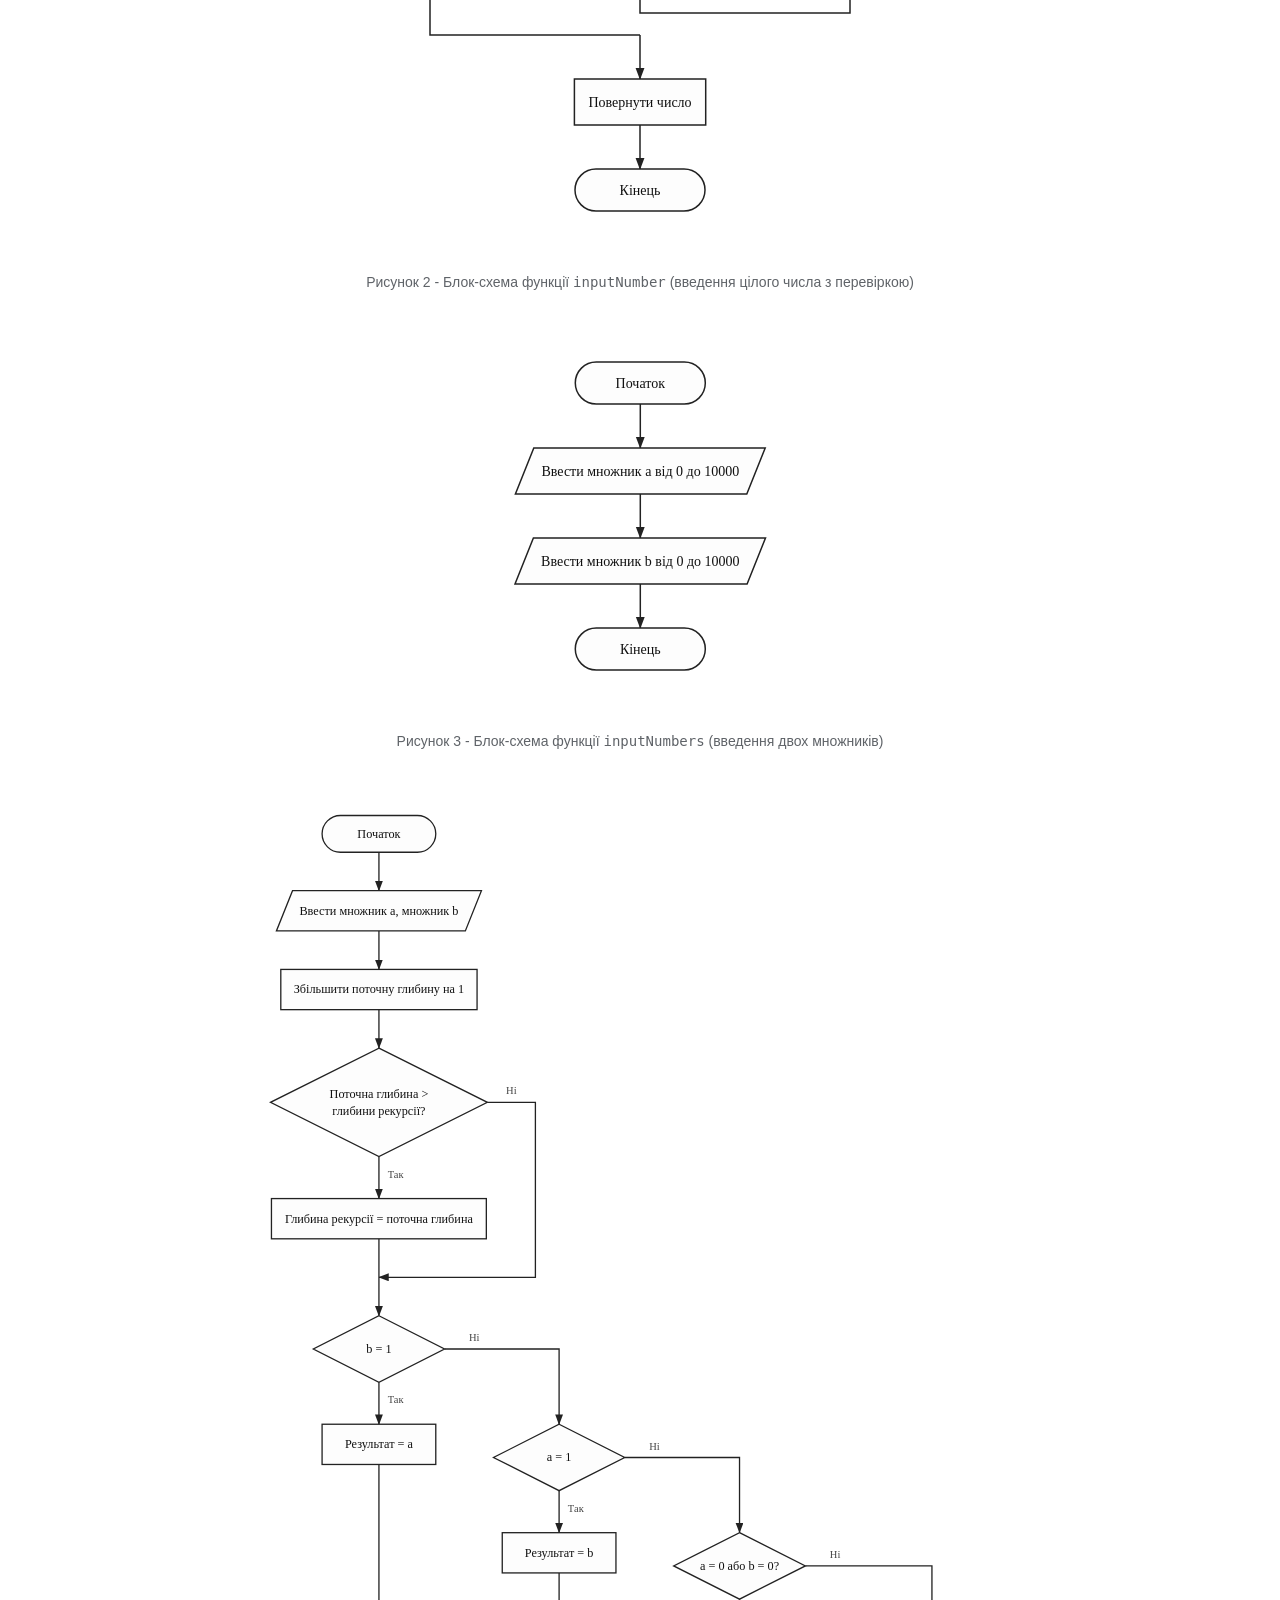
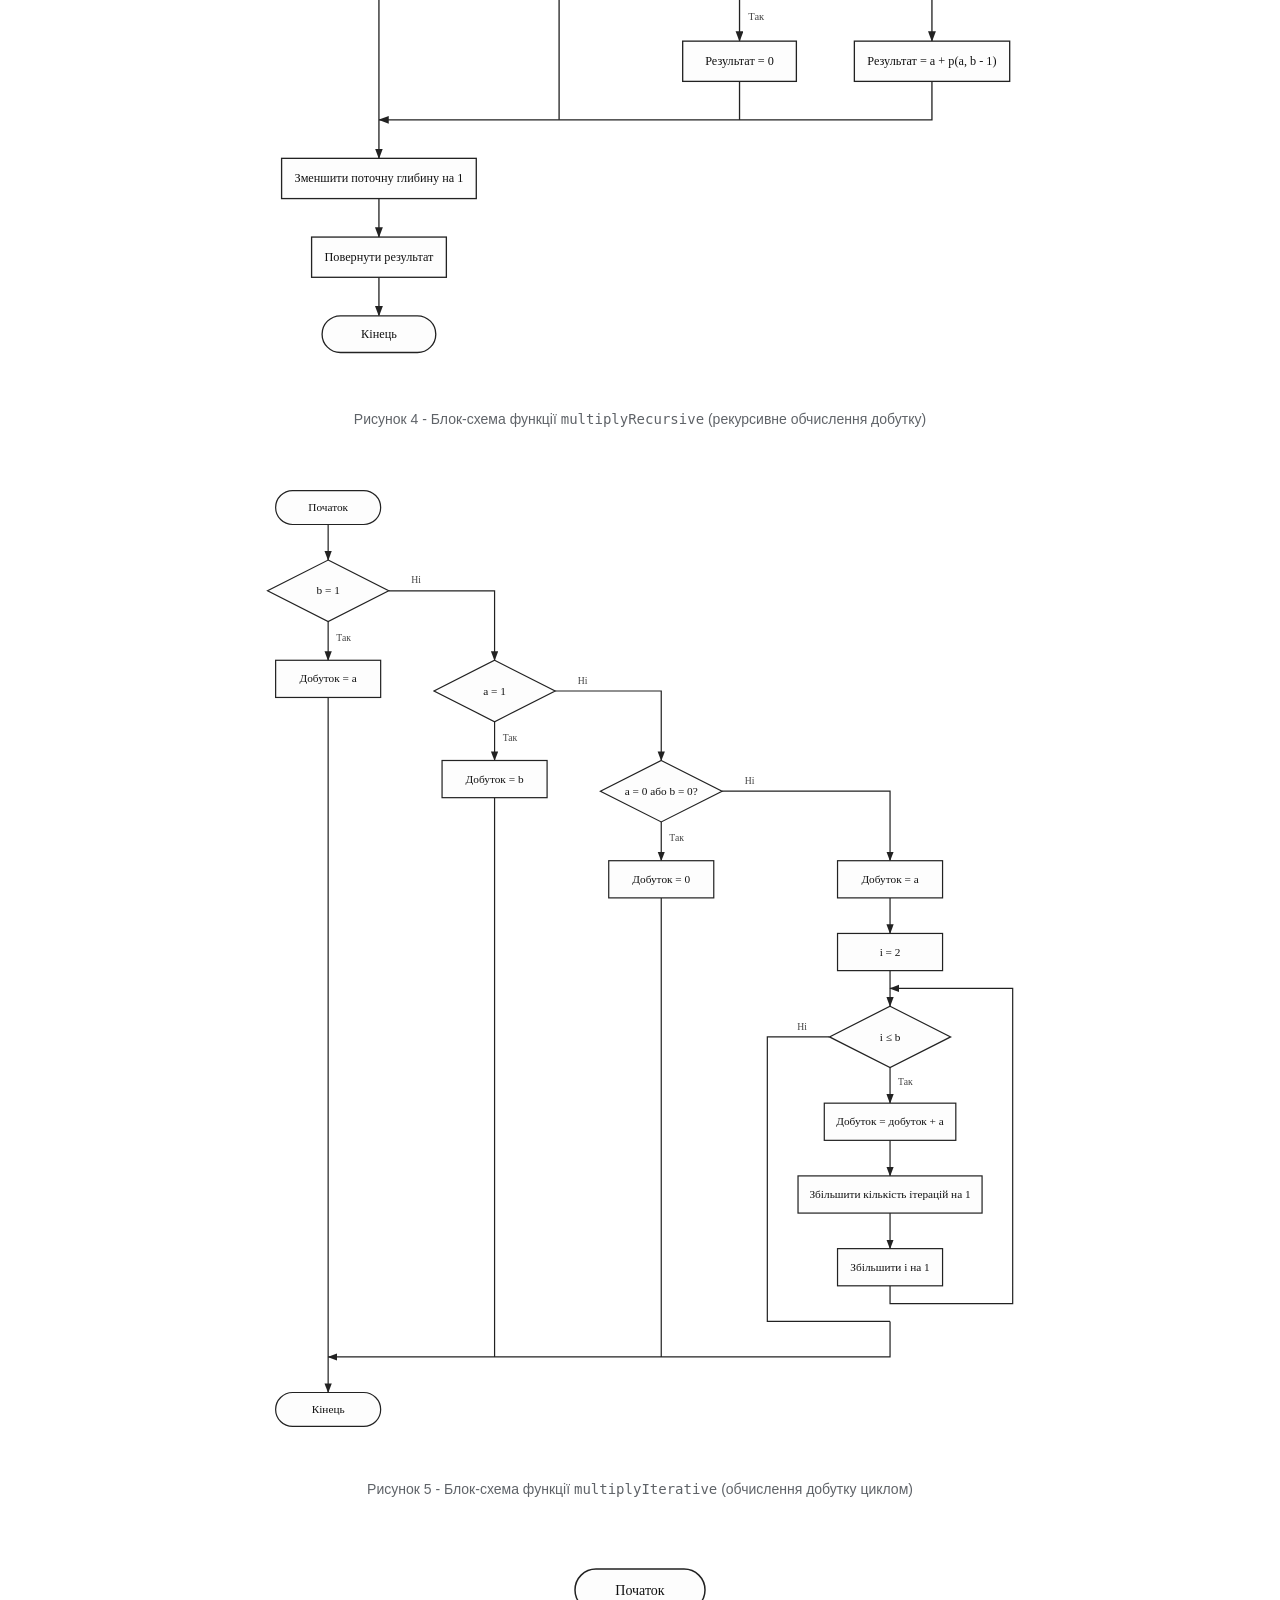
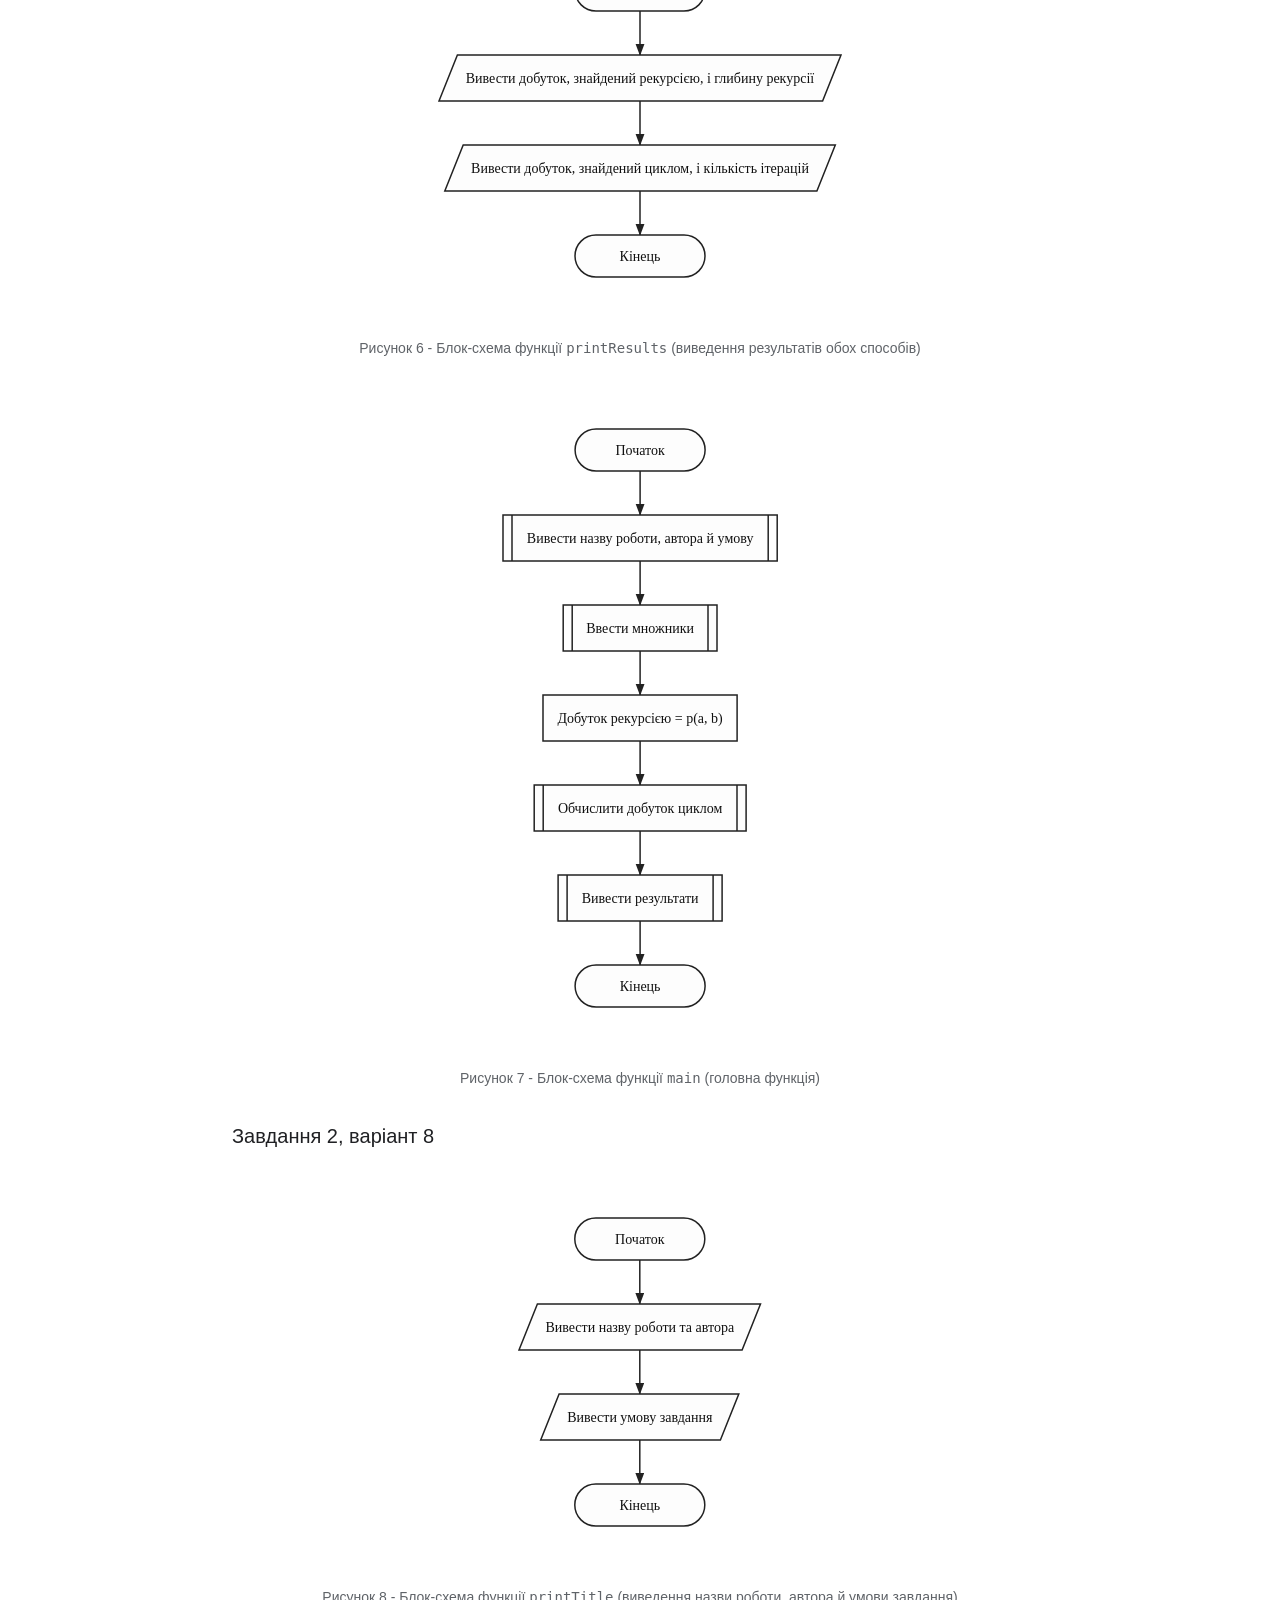
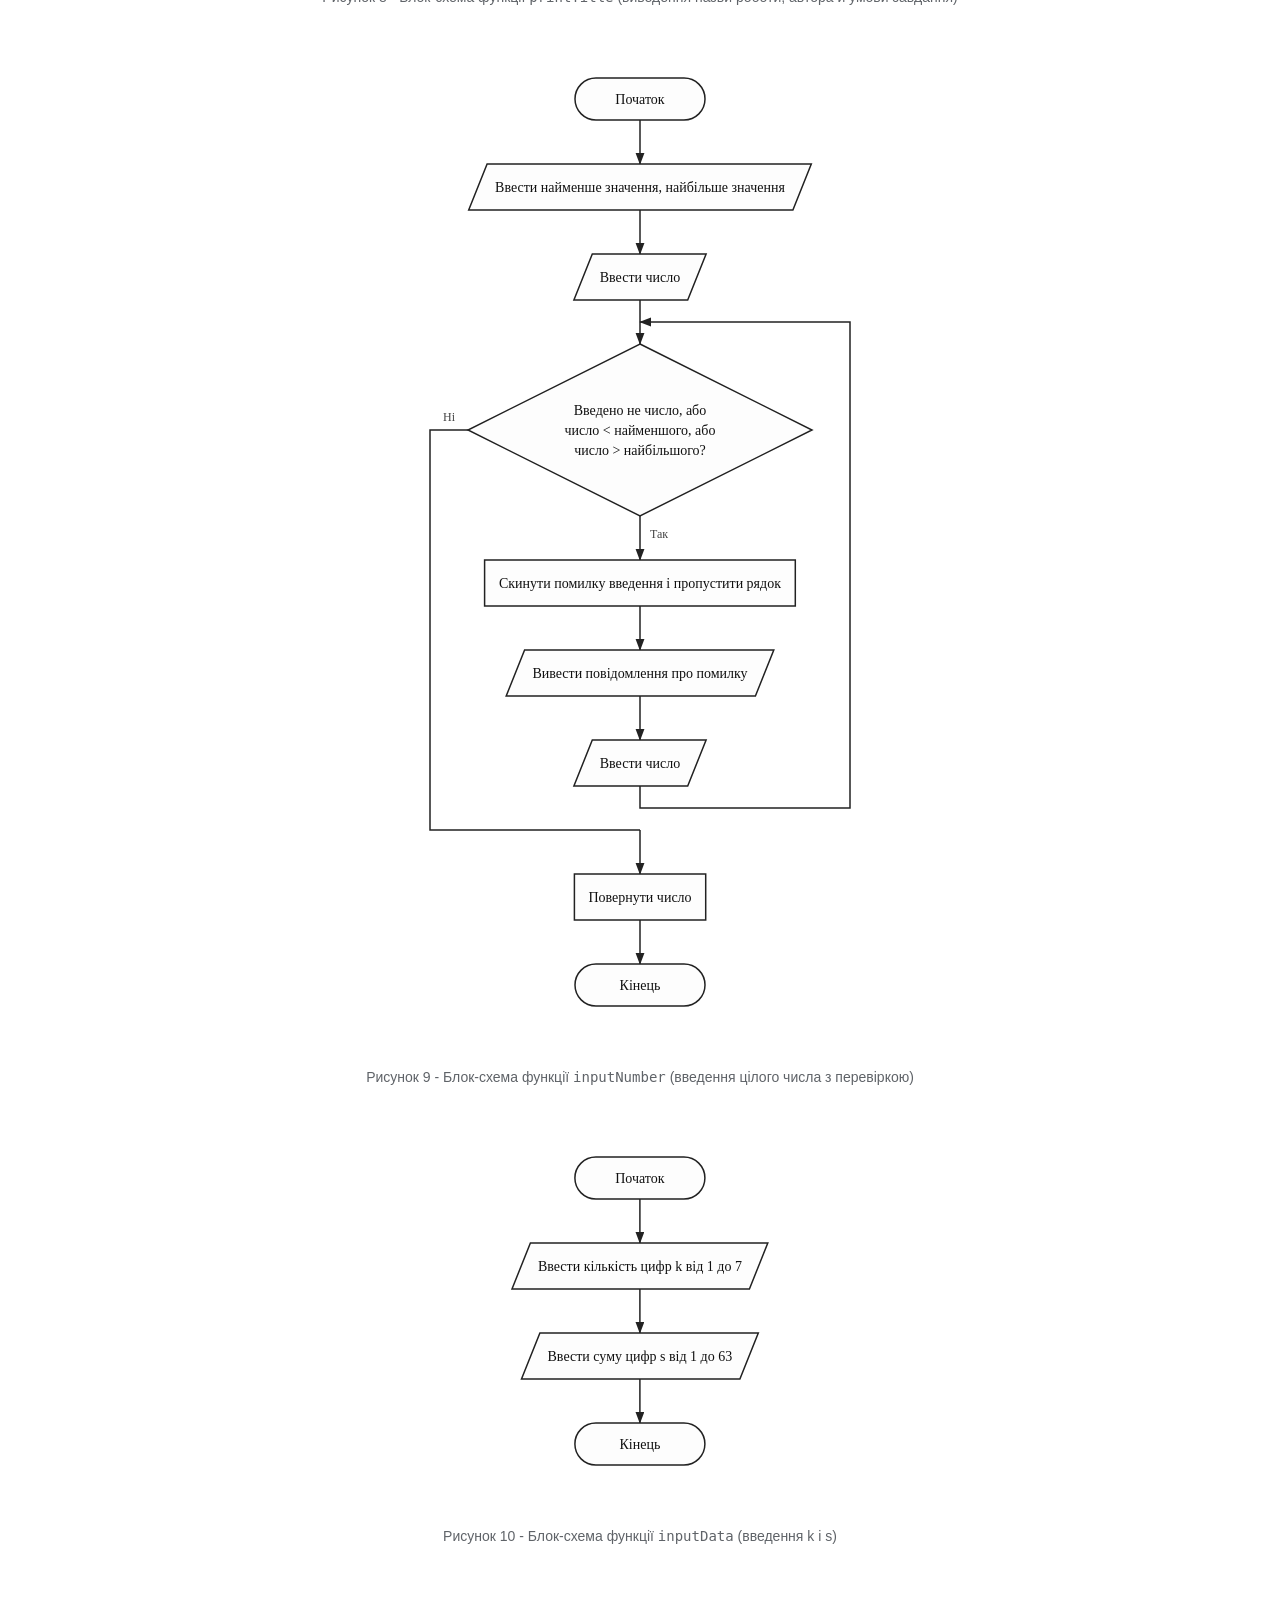
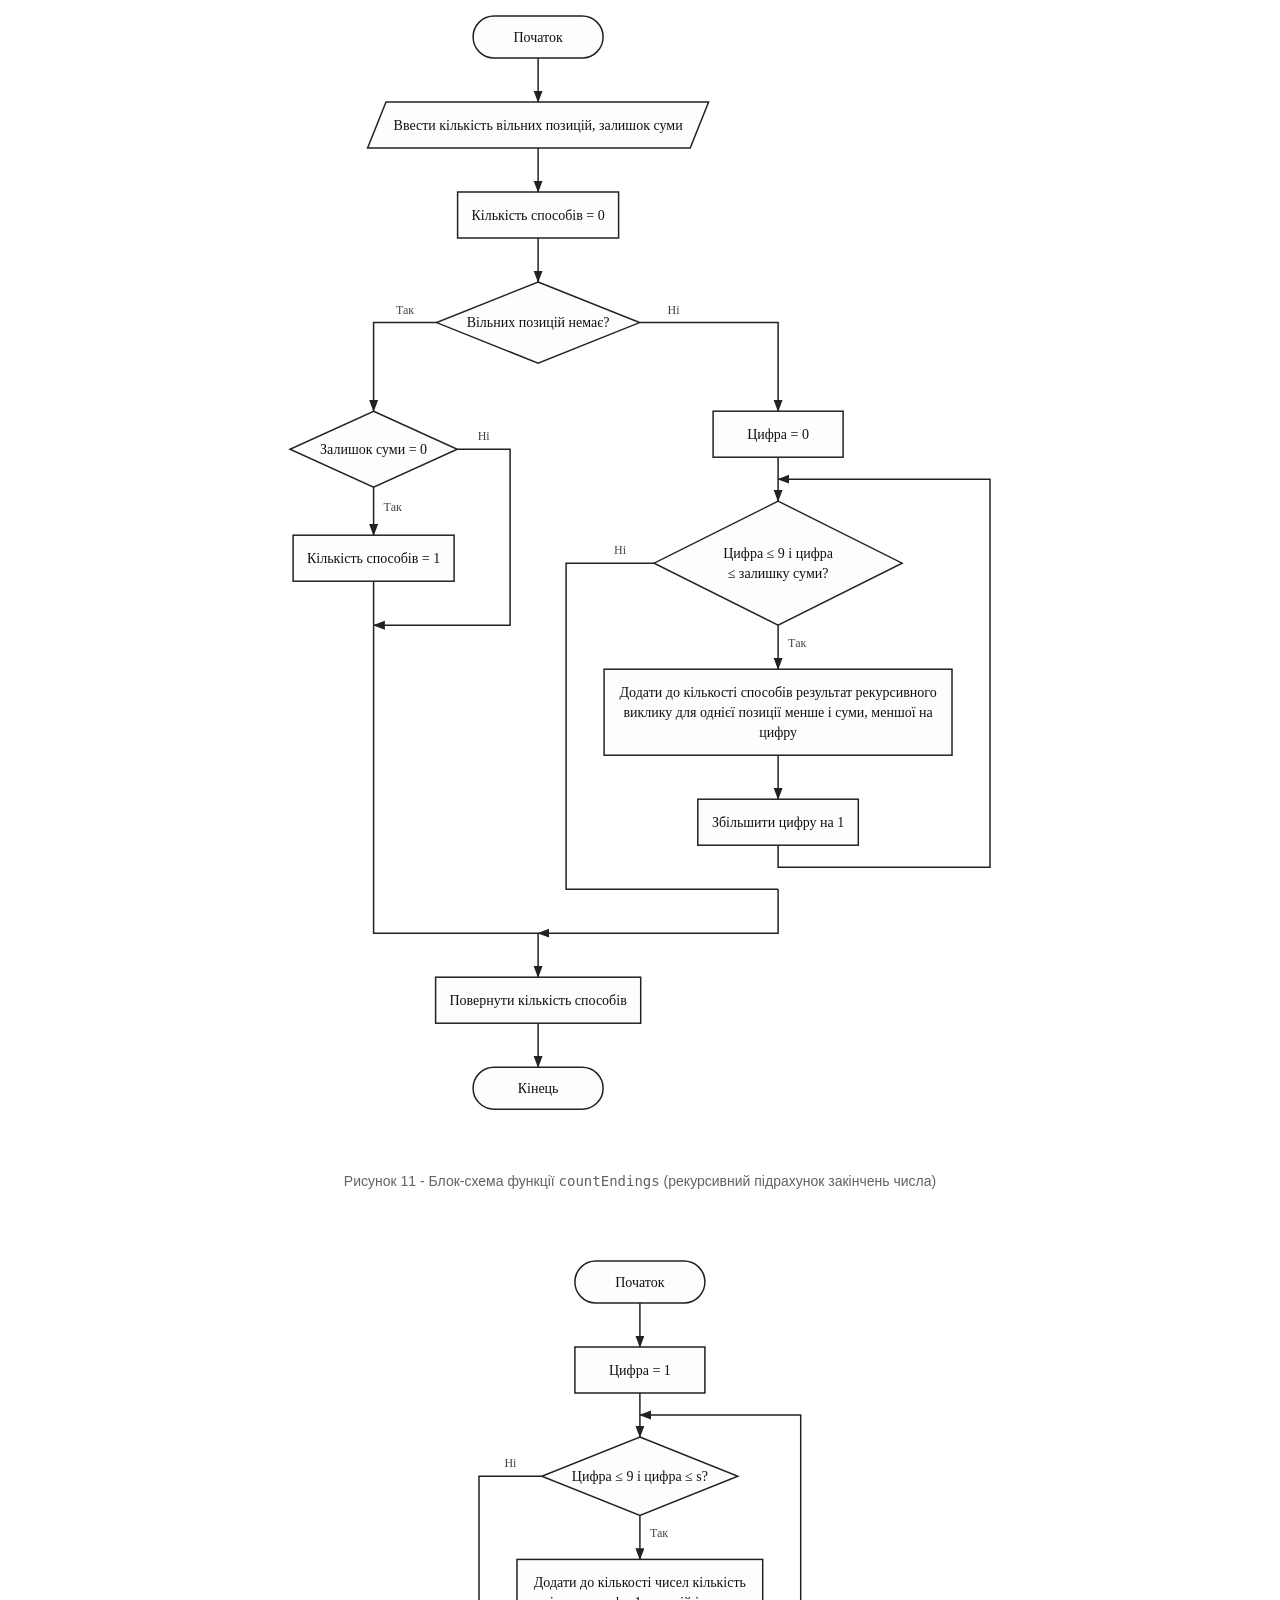
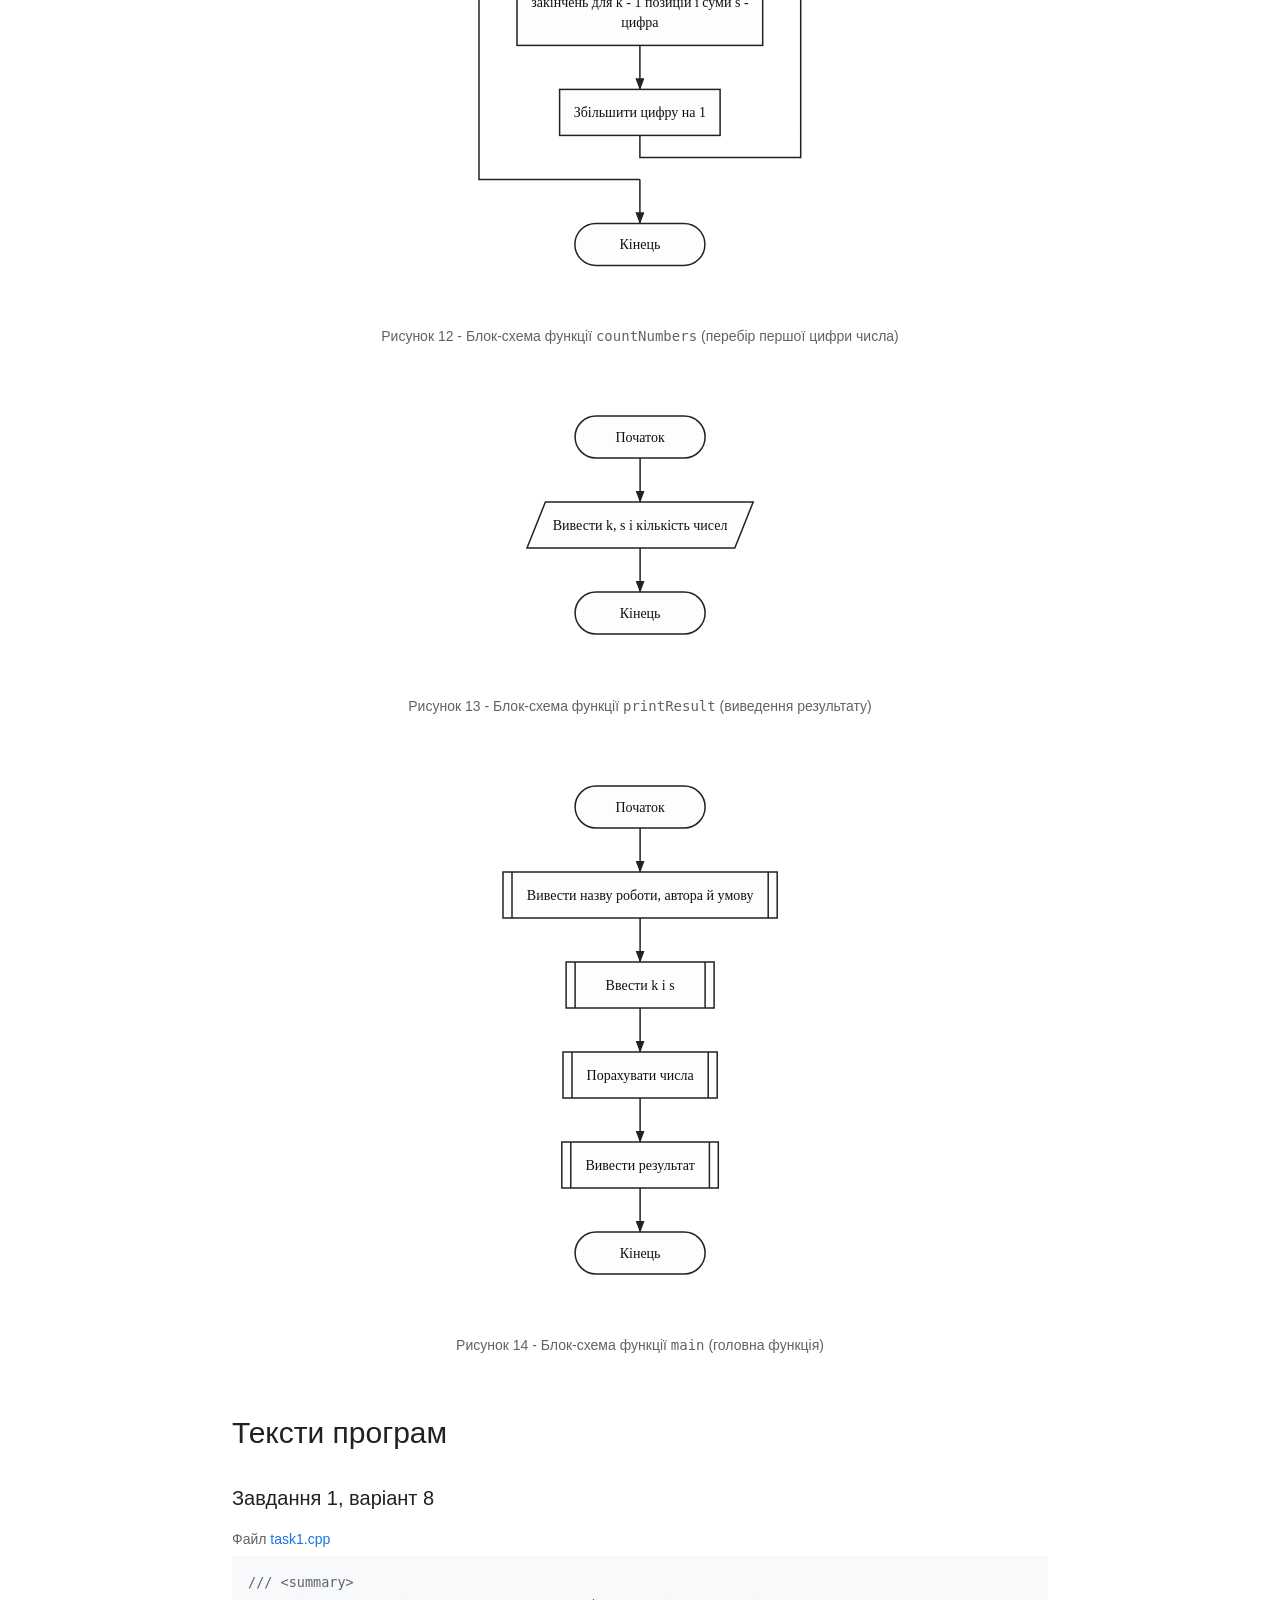
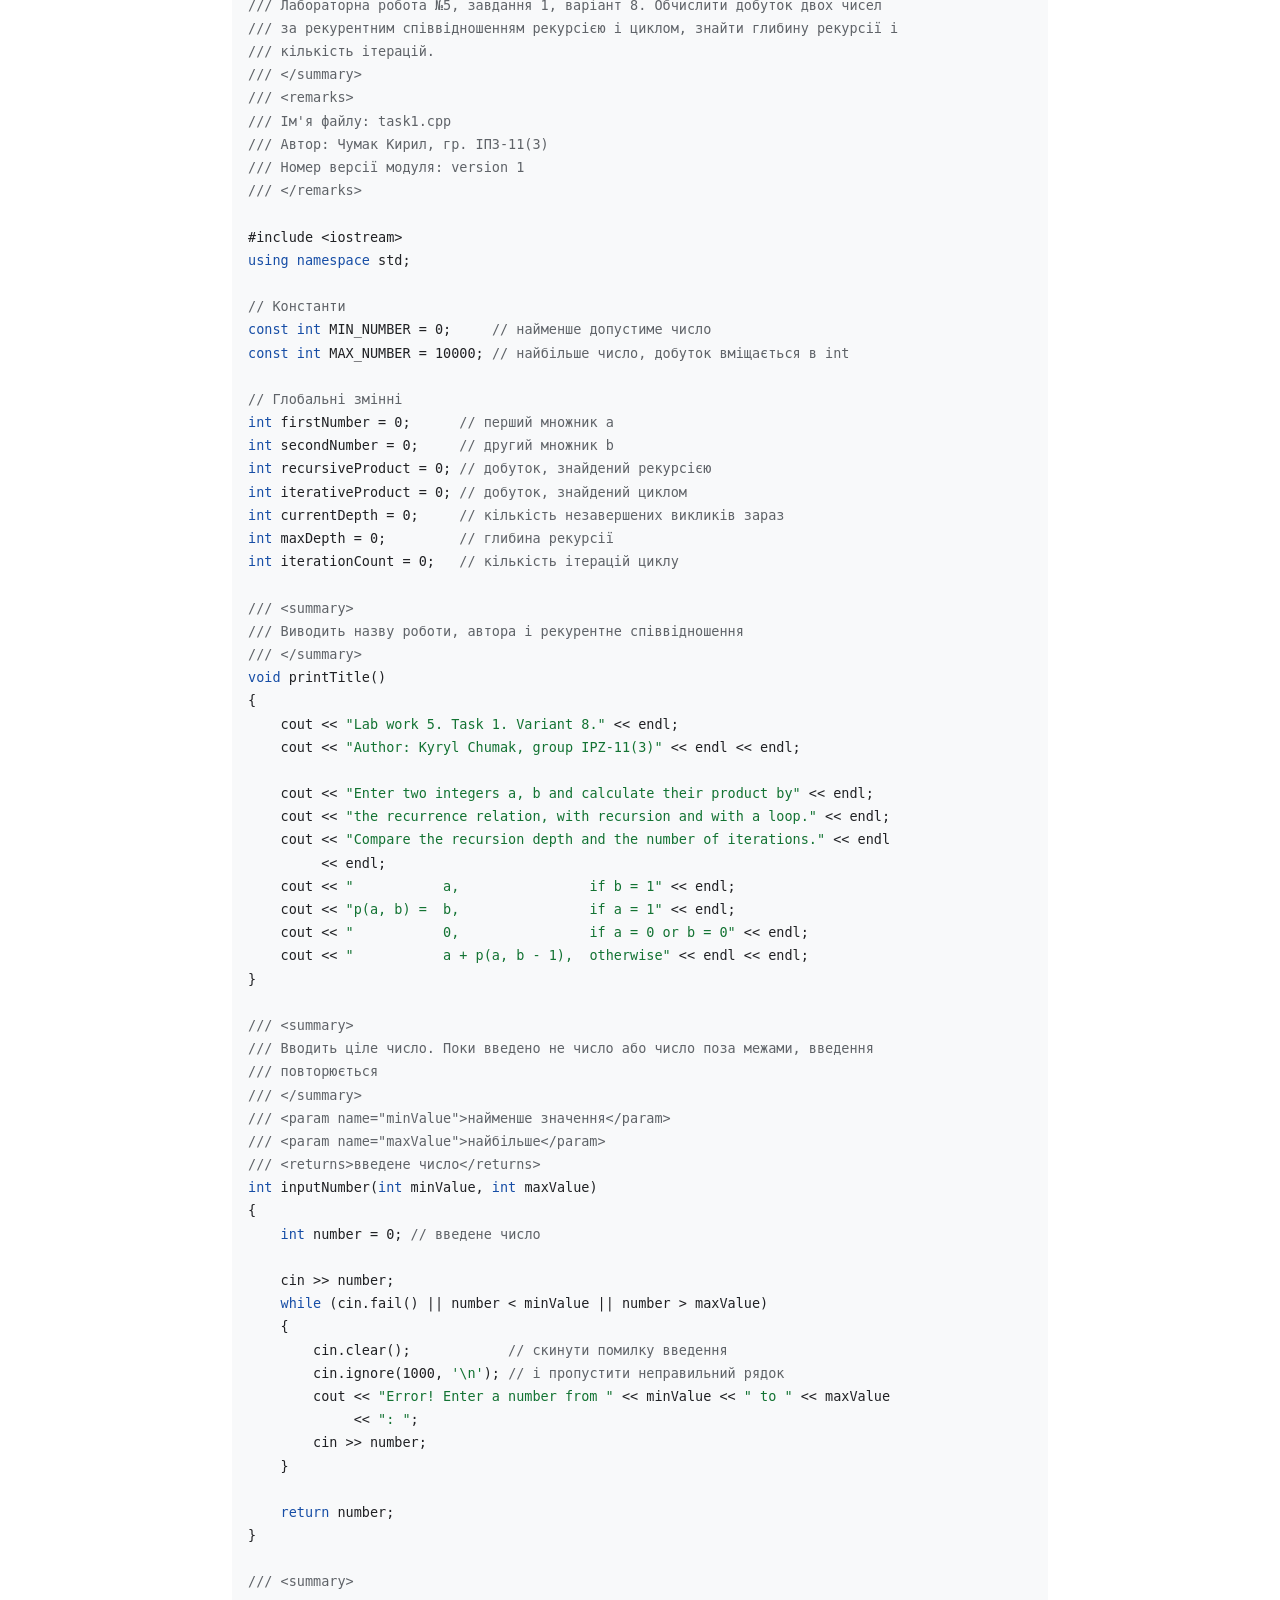
<file: lab05/index.html>
<!doctype html>
<html lang="uk">
<head>
<meta charset="utf-8">
<meta name="viewport" content="width=device-width, initial-scale=1">
<title>Лабораторна робота №5. Основи програмування</title>
<link rel="stylesheet" href="../style.css">
</head>
<body>
<header class="top">
<a class="site" href="../index.html">Основи програмування</a>
<nav class="wide" aria-label="Сторінки"><a href="../index.html">Головна</a><a href="../lab01/index.html">ЛР 1</a><a href="../lab02/index.html">ЛР 2</a><a href="../lab03/index.html">ЛР 3</a><a href="../lab04/index.html">ЛР 4</a><a href="../lab05/index.html" class="active" aria-current="page">ЛР 5</a><a href="../lab06/index.html">ЛР 6</a><a href="../lab07/index.html">ЛР 7</a><a href="../lab08/index.html">ЛР 8</a><a href="../lab09/index.html">ЛР 9</a><a href="../lab10/index.html">ЛР 10</a><a href="../lab11/index.html">ЛР 11</a></nav>
<details class="narrow"><summary>Меню</summary>
<nav aria-label="Сторінки"><a href="../index.html">Головна</a><a href="../lab01/index.html">ЛР 1</a><a href="../lab02/index.html">ЛР 2</a><a href="../lab03/index.html">ЛР 3</a><a href="../lab04/index.html">ЛР 4</a><a href="../lab05/index.html" class="active" aria-current="page">ЛР 5</a><a href="../lab06/index.html">ЛР 6</a><a href="../lab07/index.html">ЛР 7</a><a href="../lab08/index.html">ЛР 8</a><a href="../lab09/index.html">ЛР 9</a><a href="../lab10/index.html">ЛР 10</a><a href="../lab11/index.html">ЛР 11</a></nav></details>
</header>
<div class="banner"><h1>Лабораторна робота №5</h1><p>Рекурсивні функції</p></div>
<main class="content" id="content">
<p class="info">Варіант 8. Виконав Чумак Кирил, група ІПЗ-11(3). Викладач Ковалюк Тетяна Володимирівна.</p>
<nav class="toc" aria-label="Зміст"><ol><li><a href="#goal">Мета роботи</a></li><li><a href="#task">Умови задач</a></li><li><a href="#analysis">Аналіз задач</a></li><li><a href="#scheme">Блок-схеми алгоритмів</a></li><li><a href="#code">Тексти програм</a></li><li><a href="#results">Результати виконання</a></li><li><a href="#check">Аналіз достовірності результатів</a></li><li><a href="#conclusion">Висновки</a></li></ol></nav>
<section id="goal"><h2>Мета роботи</h2>
<ul>
<li>Вивчити особливості рекурсивних процесів.</li>
<li>Опанувати технологію рекурсивних обчислень.</li>
<li>Навчитися розробляти алгоритми та програми із застосуванням рекурсивних функцій.</li>
</ul>
</section>
<section id="task"><h2>Умови задач</h2>
<p>Лабораторна робота передбачає два завдання з використанням рекурсивних функцій. Обидві таблиці
варіантів методички мають по 20 варіантів, тому для номера 28 у списку групи маємо 28 - 20 = 8.</p>

<h3>Завдання 1, варіант 8</h3>
<p>Обчислити значення рекурсивної функції, заданої рекурентним співвідношенням. Визначити глибину
рекурсії. Здійснити аналіз ефективності рекурсивного розв'язку задачі. Програма повинна реалізовувати
два способи розв'язання: з використанням рекурсії та з використанням ітерації (циклу). В процесі
ітераційної реалізації слід підсумувати кількість ітерацій.</p>
<p>Увести з клавіатури два цілих додатних числа a та b. Обчислити добуток двох цілих додатних чисел
за рекурентним співвідношенням:</p>
<div class="formula">p = a × b =<br>
a, якщо b = 1;<br>
b, якщо a = 1;<br>
0, якщо a = 0 або b = 0;<br>
a + p(a, b - 1) в інших випадках</div>
<p>Реалізувати ітеративний варіант функції, використовуючи оператор циклу. Порівняти ефективність
рекурсивної та ітеративної реалізацій, визначивши глибину рекурсії та кількість ітерацій циклу.</p>

<h3>Завдання 2, варіант 8</h3>
<p>Рекурсивна обробка послідовностей. Забороняється використовувати масиви і рядки. Використання
рекурсії обов'язкове.</p>
<p>Увести з клавіатури два натуральних числа k та s. Визначити кількість k-значних натуральних
чисел, сума цифр яких дорівнює s. Запис натурального числа не може починатися з цифри 0. В цьому
завданні можна використовувати цикл для перебору всіх цифр, що стоять на будь-якій позиції.
Контрольний тест: введені числа 3 15, отриманий результат: 69.</p>
</section>
<section id="analysis"><h2>Аналіз задач</h2>
<h3>Завдання 1, варіант 8</h3>
<p>Рекурсивна функція <code>multiplyRecursive</code> повторює формулу: гілки стоять у тому самому
порядку. Поки b не дійде до 1, функція додає a до значення p(a, b - 1).</p>
<p>В умові сказано про додатні числа, але у формулі є окремий випадок для нуля. Щоб ця гілка
працювала, програма приймає числа від 0. Верхня межа 10000, бо добуток 10000 · 10000 вміщається в
<code>int</code>. Якщо введено не число або число поза межами, програма виводить повідомлення і
просить ввести ще раз.</p>
<p>Глибину рекурсії рахують дві змінні. <code>currentDepth</code> збільшується на вході у функцію і
зменшується на виході, а <code>maxDepth</code> запам'ятовує її найбільше значення.</p>
<p>Циклічний варіант перевіряє ті самі умови. В останній гілці добуток спочатку дорівнює a, а цикл
додає a ще b - 1 разів. Лічильник ітерацій збільшується лише в цьому циклі, тому в перших трьох
гілках він дорівнює 0.</p>
<p>Коли a і b більші за 1, рекурсія має глибину b, а цикл робить b - 1 ітерацій. Додавань в обох
способах однаково. Різниця в пам'яті: кожен незавершений виклик тримає в стеку свої параметри, а
циклу потрібні лише кілька змінних. Для цієї задачі цикл ефективніший.</p>
<p class="tcap">Таблиця 1 - Функції програми завдання 1</p>
<div class="table-scroll"><table>
<tr><th>Функція</th><th>Що робить</th></tr>
<tr><td><code>printTitle</code></td><td>виводить назву роботи, автора й умову завдання</td></tr>
<tr><td><code>inputNumber</code></td><td>вводить ціле число з перевіркою</td></tr>
<tr><td><code>inputNumbers</code></td><td>вводить множники a і b</td></tr>
<tr><td><code>multiplyRecursive</code></td><td>рахує добуток рекурсією і визначає глибину</td></tr>
<tr><td><code>multiplyIterative</code></td><td>рахує добуток циклом і кількість ітерацій</td></tr>
<tr><td><code>printResults</code></td><td>виводить результати обох способів</td></tr>
<tr><td><code>main</code></td><td>викликає ці функції по черзі</td></tr>
</table></div>

<h3>Завдання 2, варіант 8</h3>
<p>Програма будує число зліва направо, по одній цифрі. Перша цифра береться від 1 до 9, бо запис
числа не починається з нуля. Цей перебір робить функція <code>countNumbers</code>.</p>
<p>Решту позицій заповнює рекурсивна функція <code>countEndings</code>. Вона пробує цифри від 0 до 9
і для кожної викликає себе, коли вільних позицій на одну менше, а сума менша на цю цифру. Коли
вільних позицій не лишилось, закінчення підходить лише за нульового залишку суми. Цифра, більша за
залишок суми, не перебирається.</p>
<p>Масивів і рядків у програмі немає. k вводиться від 1 до 7, щоб програма рахувала швидко. s
вводиться від 1 до 63, бо 63 є найбільшою сумою цифр семизначного числа. Якщо сума завелика для
заданого k, таких чисел немає, і програма виводить 0.</p>
<p class="tcap">Таблиця 2 - Функції програми завдання 2</p>
<div class="table-scroll"><table>
<tr><th>Функція</th><th>Що робить</th></tr>
<tr><td><code>printTitle</code></td><td>виводить назву роботи, автора й умову завдання</td></tr>
<tr><td><code>inputNumber</code></td><td>вводить ціле число з перевіркою</td></tr>
<tr><td><code>inputData</code></td><td>вводить k і s</td></tr>
<tr><td><code>countEndings</code></td><td>рекурсивно рахує закінчення числа із заданою сумою</td></tr>
<tr><td><code>countNumbers</code></td><td>перебирає першу цифру і підсумовує закінчення</td></tr>
<tr><td><code>printResult</code></td><td>виводить кількість чисел</td></tr>
<tr><td><code>main</code></td><td>викликає ці функції по черзі</td></tr>
</table></div>
<p>Джерела: Ковалюк Т.В. Алгоритмізація та програмування, 2024; Ковалюк Т.В., Петрівський В.Я.
Гарний стиль програмування мовами C, C++, C#, 2025.</p>
</section>
<section id="scheme"><h2>Блок-схеми алгоритмів</h2>
<h3>Завдання 1, варіант 8</h3>
<figure class="fc"><a href="img/task1-fc-printTitle.svg"><img src="img/task1-fc-printTitle.svg" alt="" loading="lazy"></a><figcaption>Рисунок 1 - Блок-схема функції <code>printTitle</code> (виведення назви роботи, автора й умови завдання)</figcaption></figure>
<figure class="fc"><a href="img/task1-fc-inputNumber.svg"><img src="img/task1-fc-inputNumber.svg" alt="" loading="lazy"></a><figcaption>Рисунок 2 - Блок-схема функції <code>inputNumber</code> (введення цілого числа з перевіркою)</figcaption></figure>
<figure class="fc"><a href="img/task1-fc-inputNumbers.svg"><img src="img/task1-fc-inputNumbers.svg" alt="" loading="lazy"></a><figcaption>Рисунок 3 - Блок-схема функції <code>inputNumbers</code> (введення двох множників)</figcaption></figure>
<figure class="fc"><a href="img/task1-fc-multiplyRecursive.svg"><img src="img/task1-fc-multiplyRecursive.svg" alt="" loading="lazy"></a><figcaption>Рисунок 4 - Блок-схема функції <code>multiplyRecursive</code> (рекурсивне обчислення добутку)</figcaption></figure>
<figure class="fc"><a href="img/task1-fc-multiplyIterative.svg"><img src="img/task1-fc-multiplyIterative.svg" alt="" loading="lazy"></a><figcaption>Рисунок 5 - Блок-схема функції <code>multiplyIterative</code> (обчислення добутку циклом)</figcaption></figure>
<figure class="fc"><a href="img/task1-fc-printResults.svg"><img src="img/task1-fc-printResults.svg" alt="" loading="lazy"></a><figcaption>Рисунок 6 - Блок-схема функції <code>printResults</code> (виведення результатів обох способів)</figcaption></figure>
<figure class="fc"><a href="img/task1-fc-main.svg"><img src="img/task1-fc-main.svg" alt="" loading="lazy"></a><figcaption>Рисунок 7 - Блок-схема функції <code>main</code> (головна функція)</figcaption></figure>
<h3>Завдання 2, варіант 8</h3>
<figure class="fc"><a href="img/task2-fc-printTitle.svg"><img src="img/task2-fc-printTitle.svg" alt="" loading="lazy"></a><figcaption>Рисунок 8 - Блок-схема функції <code>printTitle</code> (виведення назви роботи, автора й умови завдання)</figcaption></figure>
<figure class="fc"><a href="img/task2-fc-inputNumber.svg"><img src="img/task2-fc-inputNumber.svg" alt="" loading="lazy"></a><figcaption>Рисунок 9 - Блок-схема функції <code>inputNumber</code> (введення цілого числа з перевіркою)</figcaption></figure>
<figure class="fc"><a href="img/task2-fc-inputData.svg"><img src="img/task2-fc-inputData.svg" alt="" loading="lazy"></a><figcaption>Рисунок 10 - Блок-схема функції <code>inputData</code> (введення k і s)</figcaption></figure>
<figure class="fc"><a href="img/task2-fc-countEndings.svg"><img src="img/task2-fc-countEndings.svg" alt="" loading="lazy"></a><figcaption>Рисунок 11 - Блок-схема функції <code>countEndings</code> (рекурсивний підрахунок закінчень числа)</figcaption></figure>
<figure class="fc"><a href="img/task2-fc-countNumbers.svg"><img src="img/task2-fc-countNumbers.svg" alt="" loading="lazy"></a><figcaption>Рисунок 12 - Блок-схема функції <code>countNumbers</code> (перебір першої цифри числа)</figcaption></figure>
<figure class="fc"><a href="img/task2-fc-printResult.svg"><img src="img/task2-fc-printResult.svg" alt="" loading="lazy"></a><figcaption>Рисунок 13 - Блок-схема функції <code>printResult</code> (виведення результату)</figcaption></figure>
<figure class="fc"><a href="img/task2-fc-main.svg"><img src="img/task2-fc-main.svg" alt="" loading="lazy"></a><figcaption>Рисунок 14 - Блок-схема функції <code>main</code> (головна функція)</figcaption></figure>
</section>
<section id="code"><h2>Тексти програм</h2>
<h3>Завдання 1, варіант 8</h3>
<p class="file">Файл <a href="task1.cpp" download>task1.cpp</a></p>
<pre><code><span class="cm">/// &lt;summary&gt;</span>
<span class="cm">/// Лабораторна робота №5, завдання 1, варіант 8. Обчислити добуток двох чисел</span>
<span class="cm">/// за рекурентним співвідношенням рекурсією і циклом, знайти глибину рекурсії і</span>
<span class="cm">/// кількість ітерацій.</span>
<span class="cm">/// &lt;/summary&gt;</span>
<span class="cm">/// &lt;remarks&gt;</span>
<span class="cm">/// Ім&#x27;я файлу: task1.cpp</span>
<span class="cm">/// Автор: Чумак Кирил, гр. ІПЗ-11(3)</span>
<span class="cm">/// Номер версії модуля: version 1</span>
<span class="cm">/// &lt;/remarks&gt;</span>

<span class="pp">#include &lt;iostream&gt;</span>
<span class="kw">using</span> <span class="kw">namespace</span> std;

<span class="cm">// Константи</span>
<span class="kw">const</span> <span class="kw">int</span> MIN_NUMBER = <span class="nm">0</span>;     <span class="cm">// найменше допустиме число</span>
<span class="kw">const</span> <span class="kw">int</span> MAX_NUMBER = <span class="nm">10000</span>; <span class="cm">// найбільше число, добуток вміщається в int</span>

<span class="cm">// Глобальні змінні</span>
<span class="kw">int</span> firstNumber = <span class="nm">0</span>;      <span class="cm">// перший множник a</span>
<span class="kw">int</span> secondNumber = <span class="nm">0</span>;     <span class="cm">// другий множник b</span>
<span class="kw">int</span> recursiveProduct = <span class="nm">0</span>; <span class="cm">// добуток, знайдений рекурсією</span>
<span class="kw">int</span> iterativeProduct = <span class="nm">0</span>; <span class="cm">// добуток, знайдений циклом</span>
<span class="kw">int</span> currentDepth = <span class="nm">0</span>;     <span class="cm">// кількість незавершених викликів зараз</span>
<span class="kw">int</span> maxDepth = <span class="nm">0</span>;         <span class="cm">// глибина рекурсії</span>
<span class="kw">int</span> iterationCount = <span class="nm">0</span>;   <span class="cm">// кількість ітерацій циклу</span>

<span class="cm">/// &lt;summary&gt;</span>
<span class="cm">/// Виводить назву роботи, автора і рекурентне співвідношення</span>
<span class="cm">/// &lt;/summary&gt;</span>
<span class="kw">void</span> printTitle()
{
    cout &lt;&lt; <span class="st">&quot;Lab work 5. Task 1. Variant 8.&quot;</span> &lt;&lt; endl;
    cout &lt;&lt; <span class="st">&quot;Author: Kyryl Chumak, group IPZ-11(3)&quot;</span> &lt;&lt; endl &lt;&lt; endl;

    cout &lt;&lt; <span class="st">&quot;Enter two integers a, b and calculate their product by&quot;</span> &lt;&lt; endl;
    cout &lt;&lt; <span class="st">&quot;the recurrence relation, with recursion and with a loop.&quot;</span> &lt;&lt; endl;
    cout &lt;&lt; <span class="st">&quot;Compare the recursion depth and the number of iterations.&quot;</span> &lt;&lt; endl
         &lt;&lt; endl;
    cout &lt;&lt; <span class="st">&quot;           a,                if b = 1&quot;</span> &lt;&lt; endl;
    cout &lt;&lt; <span class="st">&quot;p(a, b) =  b,                if a = 1&quot;</span> &lt;&lt; endl;
    cout &lt;&lt; <span class="st">&quot;           0,                if a = 0 or b = 0&quot;</span> &lt;&lt; endl;
    cout &lt;&lt; <span class="st">&quot;           a + p(a, b - 1),  otherwise&quot;</span> &lt;&lt; endl &lt;&lt; endl;
}

<span class="cm">/// &lt;summary&gt;</span>
<span class="cm">/// Вводить ціле число. Поки введено не число або число поза межами, введення</span>
<span class="cm">/// повторюється</span>
<span class="cm">/// &lt;/summary&gt;</span>
<span class="cm">/// &lt;param name=&quot;minValue&quot;&gt;найменше значення&lt;/param&gt;</span>
<span class="cm">/// &lt;param name=&quot;maxValue&quot;&gt;найбільше&lt;/param&gt;</span>
<span class="cm">/// &lt;returns&gt;введене число&lt;/returns&gt;</span>
<span class="kw">int</span> inputNumber(<span class="kw">int</span> minValue, <span class="kw">int</span> maxValue)
{
    <span class="kw">int</span> number = <span class="nm">0</span>; <span class="cm">// введене число</span>

    cin &gt;&gt; number;
    <span class="kw">while</span> (cin.fail() || number &lt; minValue || number &gt; maxValue)
    {
        cin.clear();            <span class="cm">// скинути помилку введення</span>
        cin.ignore(<span class="nm">1000</span>, <span class="st">&#x27;\n&#x27;</span>); <span class="cm">// і пропустити неправильний рядок</span>
        cout &lt;&lt; <span class="st">&quot;Error! Enter a number from &quot;</span> &lt;&lt; minValue &lt;&lt; <span class="st">&quot; to &quot;</span> &lt;&lt; maxValue
             &lt;&lt; <span class="st">&quot;: &quot;</span>;
        cin &gt;&gt; number;
    }

    <span class="kw">return</span> number;
}

<span class="cm">/// &lt;summary&gt;</span>
<span class="cm">/// Вводить два множники</span>
<span class="cm">/// &lt;/summary&gt;</span>
<span class="kw">void</span> inputNumbers()
{
    cout &lt;&lt; <span class="st">&quot;Enter a (from 0 to 10000): &quot;</span>;
    firstNumber = inputNumber(MIN_NUMBER, MAX_NUMBER);

    cout &lt;&lt; <span class="st">&quot;Enter b (from 0 to 10000): &quot;</span>;
    secondNumber = inputNumber(MIN_NUMBER, MAX_NUMBER);
}

<span class="cm">/// &lt;summary&gt;</span>
<span class="cm">/// Обчислює добуток за рекурентним співвідношенням і запам&#x27;ятовує найбільшу</span>
<span class="cm">/// кількість незавершених викликів</span>
<span class="cm">/// &lt;/summary&gt;</span>
<span class="cm">/// &lt;param name=&quot;first&quot;&gt;множник a&lt;/param&gt;</span>
<span class="cm">/// &lt;param name=&quot;second&quot;&gt;множник b&lt;/param&gt;</span>
<span class="cm">/// &lt;returns&gt;добуток a і b&lt;/returns&gt;</span>
<span class="kw">int</span> multiplyRecursive(<span class="kw">int</span> first, <span class="kw">int</span> second)
{
    <span class="kw">int</span> result = <span class="nm">0</span>; <span class="cm">// значення p(a, b)</span>

    currentDepth++;
    <span class="kw">if</span> (currentDepth &gt; maxDepth)
    {
        maxDepth = currentDepth;
    }

    <span class="kw">if</span> (second == <span class="nm">1</span>)
    {
        result = first;
    }
    <span class="kw">else</span> <span class="kw">if</span> (first == <span class="nm">1</span>)
    {
        result = second;
    }
    <span class="kw">else</span> <span class="kw">if</span> (first == <span class="nm">0</span> || second == <span class="nm">0</span>)
    {
        result = <span class="nm">0</span>;
    }
    <span class="kw">else</span>
    {
        result = first + multiplyRecursive(first, second - <span class="nm">1</span>);
    }

    currentDepth--;
    <span class="kw">return</span> result;
}

<span class="cm">/// &lt;summary&gt;</span>
<span class="cm">/// Обчислює добуток циклом. Умови ті самі, що в рекурентному співвідношенні, а</span>
<span class="cm">/// додавання виконуються в циклі</span>
<span class="cm">/// &lt;/summary&gt;</span>
<span class="kw">void</span> multiplyIterative()
{
    <span class="kw">int</span> i = <span class="nm">0</span>; <span class="cm">// лічильник додавань</span>

    <span class="kw">if</span> (secondNumber == <span class="nm">1</span>)
    {
        iterativeProduct = firstNumber;
    }
    <span class="kw">else</span> <span class="kw">if</span> (firstNumber == <span class="nm">1</span>)
    {
        iterativeProduct = secondNumber;
    }
    <span class="kw">else</span> <span class="kw">if</span> (firstNumber == <span class="nm">0</span> || secondNumber == <span class="nm">0</span>)
    {
        iterativeProduct = <span class="nm">0</span>;
    }
    <span class="kw">else</span>
    {
        iterativeProduct = firstNumber;
        <span class="kw">for</span> (i = <span class="nm">2</span>; i &lt;= secondNumber; i++)
        {
            iterativeProduct = iterativeProduct + firstNumber;
            iterationCount++;
        }
    }
}

<span class="cm">/// &lt;summary&gt;</span>
<span class="cm">/// Виводить результати обох способів</span>
<span class="cm">/// &lt;/summary&gt;</span>
<span class="kw">void</span> printResults()
{
    cout &lt;&lt; endl &lt;&lt; <span class="st">&quot;Recursion:&quot;</span> &lt;&lt; endl;
    cout &lt;&lt; <span class="st">&quot;p(&quot;</span> &lt;&lt; firstNumber &lt;&lt; <span class="st">&quot;, &quot;</span> &lt;&lt; secondNumber
         &lt;&lt; <span class="st">&quot;) = &quot;</span> &lt;&lt; recursiveProduct &lt;&lt; endl;
    cout &lt;&lt; <span class="st">&quot;recursion depth: &quot;</span> &lt;&lt; maxDepth &lt;&lt; endl;

    cout &lt;&lt; endl &lt;&lt; <span class="st">&quot;Loop:&quot;</span> &lt;&lt; endl;
    cout &lt;&lt; <span class="st">&quot;p(&quot;</span> &lt;&lt; firstNumber &lt;&lt; <span class="st">&quot;, &quot;</span> &lt;&lt; secondNumber
         &lt;&lt; <span class="st">&quot;) = &quot;</span> &lt;&lt; iterativeProduct &lt;&lt; endl;
    cout &lt;&lt; <span class="st">&quot;number of iterations: &quot;</span> &lt;&lt; iterationCount &lt;&lt; endl;
}

<span class="cm">/// &lt;summary&gt;</span>
<span class="cm">/// Головна функція програми</span>
<span class="cm">/// &lt;/summary&gt;</span>
<span class="cm">/// &lt;returns&gt;0 після завершення роботи&lt;/returns&gt;</span>
<span class="kw">int</span> main()
{
    printTitle();
    inputNumbers();
    recursiveProduct = multiplyRecursive(firstNumber, secondNumber);
    multiplyIterative();
    printResults();
    <span class="kw">return</span> <span class="nm">0</span>;
}
</code></pre>
<h3>Завдання 2, варіант 8</h3>
<p class="file">Файл <a href="task2.cpp" download>task2.cpp</a></p>
<pre><code><span class="cm">/// &lt;summary&gt;</span>
<span class="cm">/// Лабораторна робота №5, завдання 2, варіант 8. Рекурсивно знайти кількість</span>
<span class="cm">/// k-значних натуральних чисел із сумою цифр s.</span>
<span class="cm">/// &lt;/summary&gt;</span>
<span class="cm">/// &lt;remarks&gt;</span>
<span class="cm">/// Ім&#x27;я файлу: task2.cpp</span>
<span class="cm">/// Автор: Чумак Кирил, гр. ІПЗ-11(3)</span>
<span class="cm">/// Номер версії модуля: version 1</span>
<span class="cm">/// &lt;/remarks&gt;</span>

<span class="pp">#include &lt;iostream&gt;</span>
<span class="kw">using</span> <span class="kw">namespace</span> std;

<span class="cm">// Константи</span>
<span class="kw">const</span> <span class="kw">int</span> MIN_DIGITS = <span class="nm">1</span>; <span class="cm">// найменша кількість цифр</span>
<span class="kw">const</span> <span class="kw">int</span> MAX_DIGITS = <span class="nm">7</span>; <span class="cm">// найбільша кількість цифр</span>
<span class="kw">const</span> <span class="kw">int</span> MIN_SUM = <span class="nm">1</span>;    <span class="cm">// найменша сума цифр</span>
<span class="kw">const</span> <span class="kw">int</span> MAX_SUM = <span class="nm">63</span>;   <span class="cm">// найбільша сума цифр семизначного числа</span>

<span class="cm">// Глобальні змінні</span>
<span class="kw">int</span> digitCount = <span class="nm">0</span>;  <span class="cm">// кількість цифр k</span>
<span class="kw">int</span> digitSum = <span class="nm">0</span>;    <span class="cm">// сума цифр s</span>
<span class="kw">int</span> numberCount = <span class="nm">0</span>; <span class="cm">// кількість знайдених чисел</span>

<span class="cm">/// &lt;summary&gt;</span>
<span class="cm">/// Виводить назву роботи, автора і завдання</span>
<span class="cm">/// &lt;/summary&gt;</span>
<span class="kw">void</span> printTitle()
{
    cout &lt;&lt; <span class="st">&quot;Lab work 5. Task 2. Variant 8.&quot;</span> &lt;&lt; endl;
    cout &lt;&lt; <span class="st">&quot;Author: Kyryl Chumak, group IPZ-11(3)&quot;</span> &lt;&lt; endl &lt;&lt; endl;

    cout &lt;&lt; <span class="st">&quot;Enter natural numbers k and s. Count the k-digit natural&quot;</span> &lt;&lt; endl;
    cout &lt;&lt; <span class="st">&quot;numbers with the sum of digits s. The first digit is not&quot;</span> &lt;&lt; endl;
    cout &lt;&lt; <span class="st">&quot;0.&quot;</span> &lt;&lt; endl &lt;&lt; endl;
}

<span class="cm">/// &lt;summary&gt;</span>
<span class="cm">/// Вводить ціле число. Поки введено не число або число поза межами, введення</span>
<span class="cm">/// повторюється</span>
<span class="cm">/// &lt;/summary&gt;</span>
<span class="cm">/// &lt;param name=&quot;minValue&quot;&gt;найменше значення&lt;/param&gt;</span>
<span class="cm">/// &lt;param name=&quot;maxValue&quot;&gt;найбільше&lt;/param&gt;</span>
<span class="cm">/// &lt;returns&gt;введене число&lt;/returns&gt;</span>
<span class="kw">int</span> inputNumber(<span class="kw">int</span> minValue, <span class="kw">int</span> maxValue)
{
    <span class="kw">int</span> number = <span class="nm">0</span>; <span class="cm">// введене число</span>

    cin &gt;&gt; number;
    <span class="kw">while</span> (cin.fail() || number &lt; minValue || number &gt; maxValue)
    {
        cin.clear();            <span class="cm">// скинути помилку введення</span>
        cin.ignore(<span class="nm">1000</span>, <span class="st">&#x27;\n&#x27;</span>); <span class="cm">// і пропустити неправильний рядок</span>
        cout &lt;&lt; <span class="st">&quot;Error! Enter a number from &quot;</span> &lt;&lt; minValue &lt;&lt; <span class="st">&quot; to &quot;</span> &lt;&lt; maxValue
             &lt;&lt; <span class="st">&quot;: &quot;</span>;
        cin &gt;&gt; number;
    }

    <span class="kw">return</span> number;
}

<span class="cm">/// &lt;summary&gt;</span>
<span class="cm">/// Вводить кількість цифр k і суму цифр s</span>
<span class="cm">/// &lt;/summary&gt;</span>
<span class="kw">void</span> inputData()
{
    cout &lt;&lt; <span class="st">&quot;Enter k (from 1 to 7): &quot;</span>;
    digitCount = inputNumber(MIN_DIGITS, MAX_DIGITS);

    cout &lt;&lt; <span class="st">&quot;Enter s (from 1 to 63): &quot;</span>;
    digitSum = inputNumber(MIN_SUM, MAX_SUM);
}

<span class="cm">/// &lt;summary&gt;</span>
<span class="cm">/// Рахує, скількома способами можна записати задану кількість цифр від 0 до 9</span>
<span class="cm">/// із заданою сумою. Для кожної цифри викликає себе для решти позицій</span>
<span class="cm">/// &lt;/summary&gt;</span>
<span class="cm">/// &lt;param name=&quot;digitsLeft&quot;&gt;кількість вільних позицій&lt;/param&gt;</span>
<span class="cm">/// &lt;param name=&quot;sumLeft&quot;&gt;сума, яку ще треба набрати&lt;/param&gt;</span>
<span class="cm">/// &lt;returns&gt;кількість способів&lt;/returns&gt;</span>
<span class="kw">int</span> countEndings(<span class="kw">int</span> digitsLeft, <span class="kw">int</span> sumLeft)
{
    <span class="kw">int</span> total = <span class="nm">0</span>; <span class="cm">// кількість способів</span>
    <span class="kw">int</span> digit = <span class="nm">0</span>; <span class="cm">// цифра на поточній позиції</span>

    <span class="kw">if</span> (digitsLeft == <span class="nm">0</span>)
    {
        <span class="kw">if</span> (sumLeft == <span class="nm">0</span>)
        {
            total = <span class="nm">1</span>;
        }
    }
    <span class="kw">else</span>
    {
        <span class="kw">for</span> (digit = <span class="nm">0</span>; digit &lt;= <span class="nm">9</span> &amp;&amp; digit &lt;= sumLeft; digit++)
        {
            total = total + countEndings(digitsLeft - <span class="nm">1</span>, sumLeft - digit);
        }
    }

    <span class="kw">return</span> total;
}

<span class="cm">/// &lt;summary&gt;</span>
<span class="cm">/// Перебирає першу цифру числа від 1 до 9 і додає кількість закінчень для</span>
<span class="cm">/// кожної з них</span>
<span class="cm">/// &lt;/summary&gt;</span>
<span class="kw">void</span> countNumbers()
{
    <span class="kw">int</span> digit = <span class="nm">0</span>; <span class="cm">// перша цифра числа</span>

    <span class="kw">for</span> (digit = <span class="nm">1</span>; digit &lt;= <span class="nm">9</span> &amp;&amp; digit &lt;= digitSum; digit++)
    {
        numberCount =
            numberCount + countEndings(digitCount - <span class="nm">1</span>, digitSum - digit);
    }
}

<span class="cm">/// &lt;summary&gt;</span>
<span class="cm">/// Виводить результат</span>
<span class="cm">/// &lt;/summary&gt;</span>
<span class="kw">void</span> printResult()
{
    cout &lt;&lt; endl
         &lt;&lt; <span class="st">&quot;Numbers with &quot;</span> &lt;&lt; digitCount &lt;&lt; <span class="st">&quot; digits and digit sum &quot;</span>
         &lt;&lt; digitSum &lt;&lt; <span class="st">&quot;: &quot;</span> &lt;&lt; numberCount &lt;&lt; endl;
}

<span class="cm">/// &lt;summary&gt;</span>
<span class="cm">/// Головна функція програми</span>
<span class="cm">/// &lt;/summary&gt;</span>
<span class="cm">/// &lt;returns&gt;0 після завершення роботи&lt;/returns&gt;</span>
<span class="kw">int</span> main()
{
    printTitle();
    inputData();
    countNumbers();
    printResult();
    <span class="kw">return</span> <span class="nm">0</span>;
}
</code></pre>
</section>
<section id="results"><h2>Результати виконання</h2>
<h3>Завдання 1, варіант 8</h3>
<figure class="shot"><a href="img/task1-run-1.png"><img src="img/task1-run-1.png" alt="" width="569" loading="lazy"></a><figcaption>Рисунок 15 - Добуток 5 · 3 (перед цим введено некоректні значення abc, -1 і 30001)</figcaption></figure>
<figure class="shot"><a href="img/task1-run-2.png"><img src="img/task1-run-2.png" alt="" width="569" loading="lazy"></a><figcaption>Рисунок 16 - Випадок a = 1, рекурсія закінчується на першому виклику</figcaption></figure>
<figure class="shot"><a href="img/task1-run-3.png"><img src="img/task1-run-3.png" alt="" width="569" loading="lazy"></a><figcaption>Рисунок 17 - Випадок a = 0</figcaption></figure>
<figure class="shot"><a href="img/task1-run-4.png"><img src="img/task1-run-4.png" alt="" width="569" loading="lazy"></a><figcaption>Рисунок 18 - Найбільші допустимі числа</figcaption></figure>
<h3>Завдання 2, варіант 8</h3>
<figure class="shot"><a href="img/task2-run-1.png"><img src="img/task2-run-1.png" alt="" width="569" loading="lazy"></a><figcaption>Рисунок 19 - Контрольний тест методички: k = 3, s = 15</figcaption></figure>
<figure class="shot"><a href="img/task2-run-2.png"><img src="img/task2-run-2.png" alt="" width="569" loading="lazy"></a><figcaption>Рисунок 20 - Двозначні числа із сумою 9 (перед цим введено некоректні значення x, 0, 8 і 64)</figcaption></figure>
<figure class="shot"><a href="img/task2-run-3.png"><img src="img/task2-run-3.png" alt="" width="569" loading="lazy"></a><figcaption>Рисунок 21 - Сума більша за можливу для двозначного числа</figcaption></figure>
<figure class="shot"><a href="img/task2-run-4.png"><img src="img/task2-run-4.png" alt="" width="569" loading="lazy"></a><figcaption>Рисунок 22 - Найбільші допустимі k і s</figcaption></figure>
</section>
<section id="check"><h2>Аналіз достовірності результатів</h2>
<h3>Завдання 1, варіант 8</h3>
<p>Для a = 5, b = 3 розписую виклики вручну: p(5, 3) = 5 + p(5, 2) = 5 + 5 + p(5, 1) = 5 + 5 + 5 = 15.
Незавершених викликів три, тому глибина 3. У циклі до початкового значення 5 додається ще двічі,
тому ітерацій 2. Решта рядків таблиці порахована так само.</p>
<p class="tcap">Таблиця 3 - Ручний розрахунок і результати програми</p>
<div class="table-scroll"><table>
<tr><th>a</th><th>b</th><th>Гілка формули</th><th>Добуток вручну</th><th>Глибина вручну</th>
<th>Ітерацій вручну</th><th>Програма: рекурсія</th><th>Програма: цикл</th></tr>
<tr><td>5</td><td>3</td><td>a + p(a, b - 1)</td><td>15</td><td>3</td><td>2</td>
<td>15, глибина 3</td><td>15, ітерацій 2</td></tr>
<tr><td>1</td><td>9</td><td>a = 1</td><td>9</td><td>1</td><td>0</td>
<td>9, глибина 1</td><td>9, ітерацій 0</td></tr>
<tr><td>0</td><td>7</td><td>a = 0</td><td>0</td><td>1</td><td>0</td>
<td>0, глибина 1</td><td>0, ітерацій 0</td></tr>
<tr><td>10000</td><td>10000</td><td>a + p(a, b - 1)</td><td>100000000</td><td>10000</td><td>9999</td>
<td>100000000, глибина 10000</td><td>100000000, ітерацій 9999</td></tr>
</table></div>

<h3>Завдання 2, варіант 8</h3>
<p>Контрольний тест перевірено вручну. Для кожної першої цифри лишається сума t для двох цифр. Пар
цифр із сумою t є t + 1, якщо t ≤ 9, і 19 - t, якщо t ≥ 10.</p>
<p class="tcap">Таблиця 4 - Ручний підрахунок для k = 3, s = 15</p>
<div class="table-scroll"><table>
<tr><th>Перша цифра</th><th>1</th><th>2</th><th>3</th><th>4</th><th>5</th><th>6</th><th>7</th><th>8</th><th>9</th></tr>
<tr><td>t</td><td>14</td><td>13</td><td>12</td><td>11</td><td>10</td><td>9</td><td>8</td><td>7</td><td>6</td></tr>
<tr><td>Пар цифр</td><td>5</td><td>6</td><td>7</td><td>8</td><td>9</td><td>10</td><td>9</td><td>8</td><td>7</td></tr>
</table></div>
<p>Сума другого рядка 5 + 6 + 7 + 8 + 9 + 10 + 9 + 8 + 7 = 69, як у методичці й у програми.</p>
<p class="tcap">Таблиця 5 - Контрольні приклади</p>
<div class="table-scroll"><table>
<tr><th>k</th><th>s</th><th>Міркування</th><th>Очікувано</th><th>Програма</th></tr>
<tr><td>3</td><td>15</td><td>контрольний тест методички</td><td>69</td><td>69</td></tr>
<tr><td>2</td><td>9</td><td>18, 27, 36, 45, 54, 63, 72, 81, 90</td><td>9</td><td>9</td></tr>
<tr><td>2</td><td>30</td><td>найбільша сума двох цифр 18</td><td>0</td><td>0</td></tr>
<tr><td>7</td><td>63</td><td>лише число 9999999</td><td>1</td><td>1</td></tr>
</table></div>
</section>
<section id="conclusion"><h2>Висновки</h2>
<p>Рекурсія і цикл дали однакові добутки в усіх чотирьох запусках, але пам'ять витрачають по-різному.
При a = 10000 і b = 10000 рекурсія пішла на глибину 10000, а цикл зробив 9999 ітерацій в одному
виклику функції. Випадки a = 1 і a = 0 закінчуються відразу, тому глибина там дорівнює 1.</p>
<p>У другому завданні перша цифра не може бути нулем, тому для неї окремий цикл у <code>countNumbers</code>, а решту позицій
перебирає рекурсія. Контрольний тест методички дав 69, а ручний підрахунок за першою цифрою дав те
саме число.</p>
</section>
<p class="pager"><a href="../lab04/index.html">Попередня робота</a><a href="../lab06/index.html">Наступна робота</a></p>
</main>
</body>
</html>
</file>
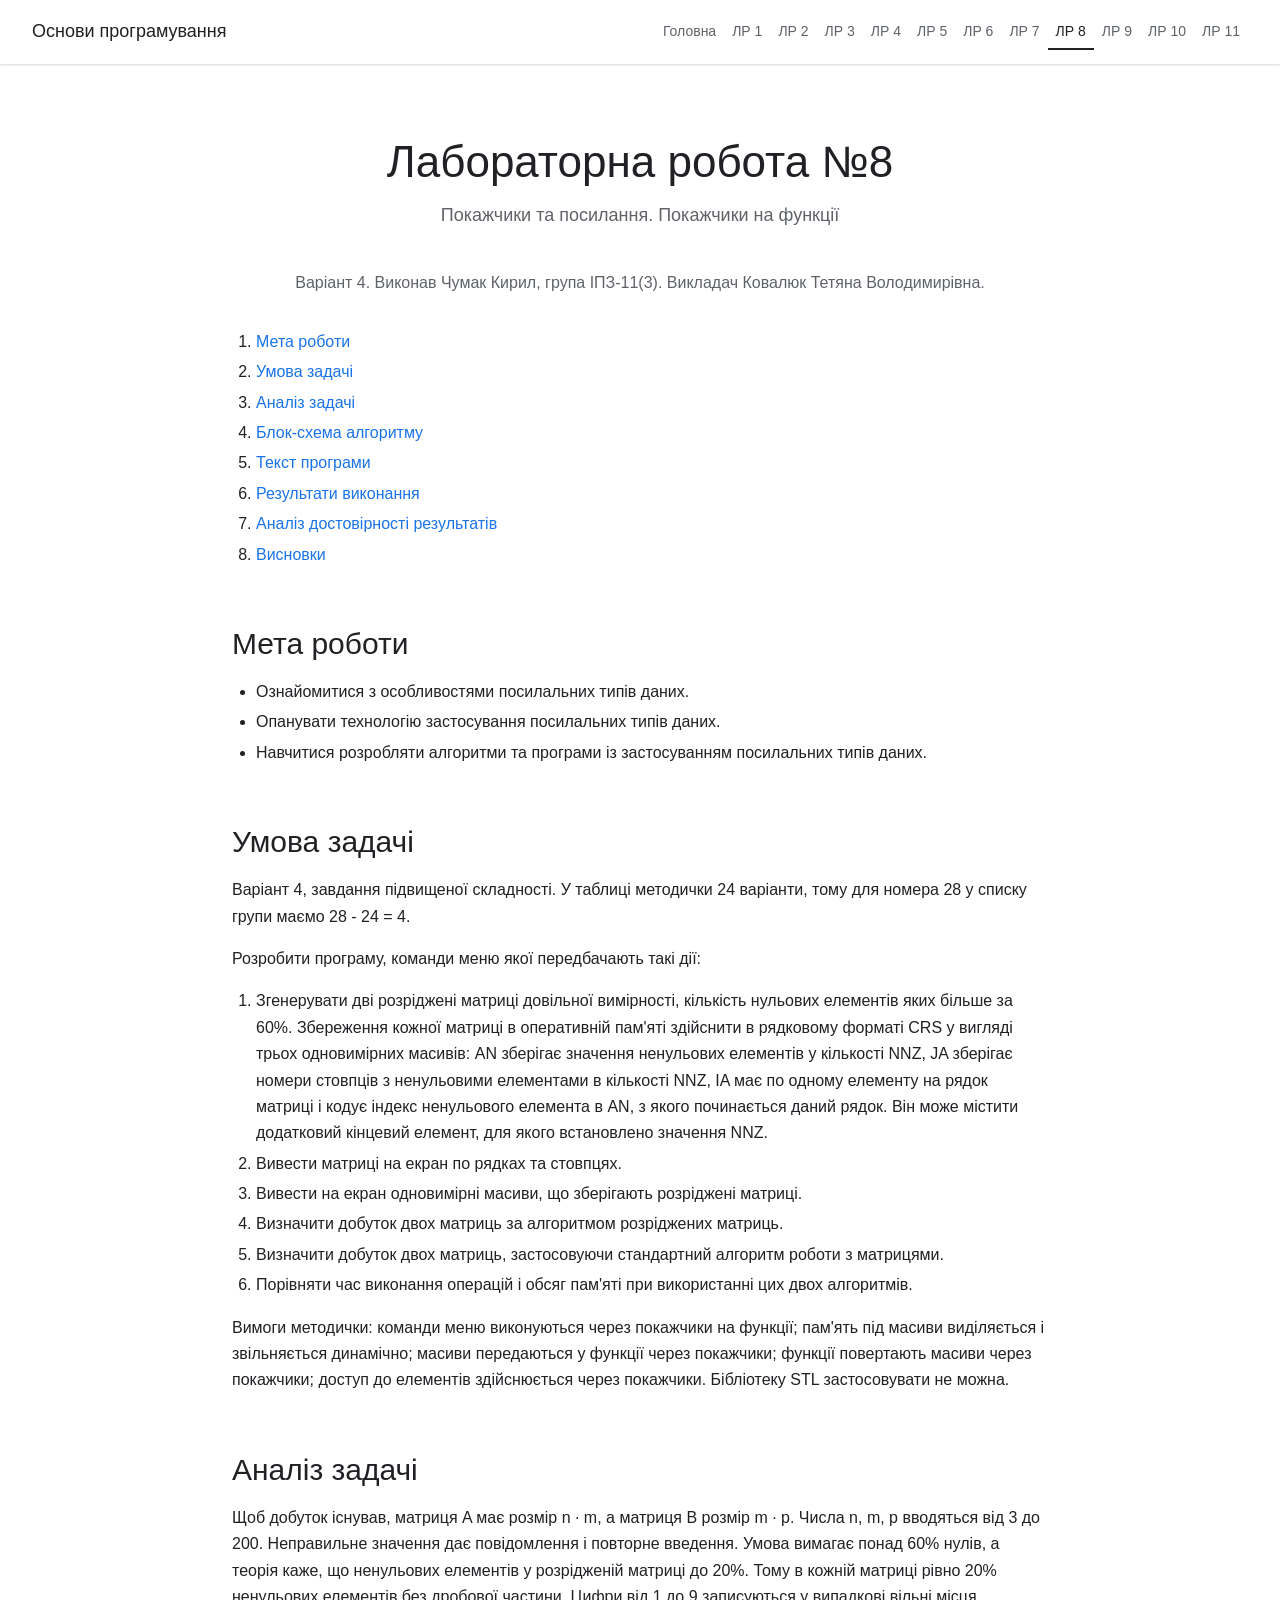
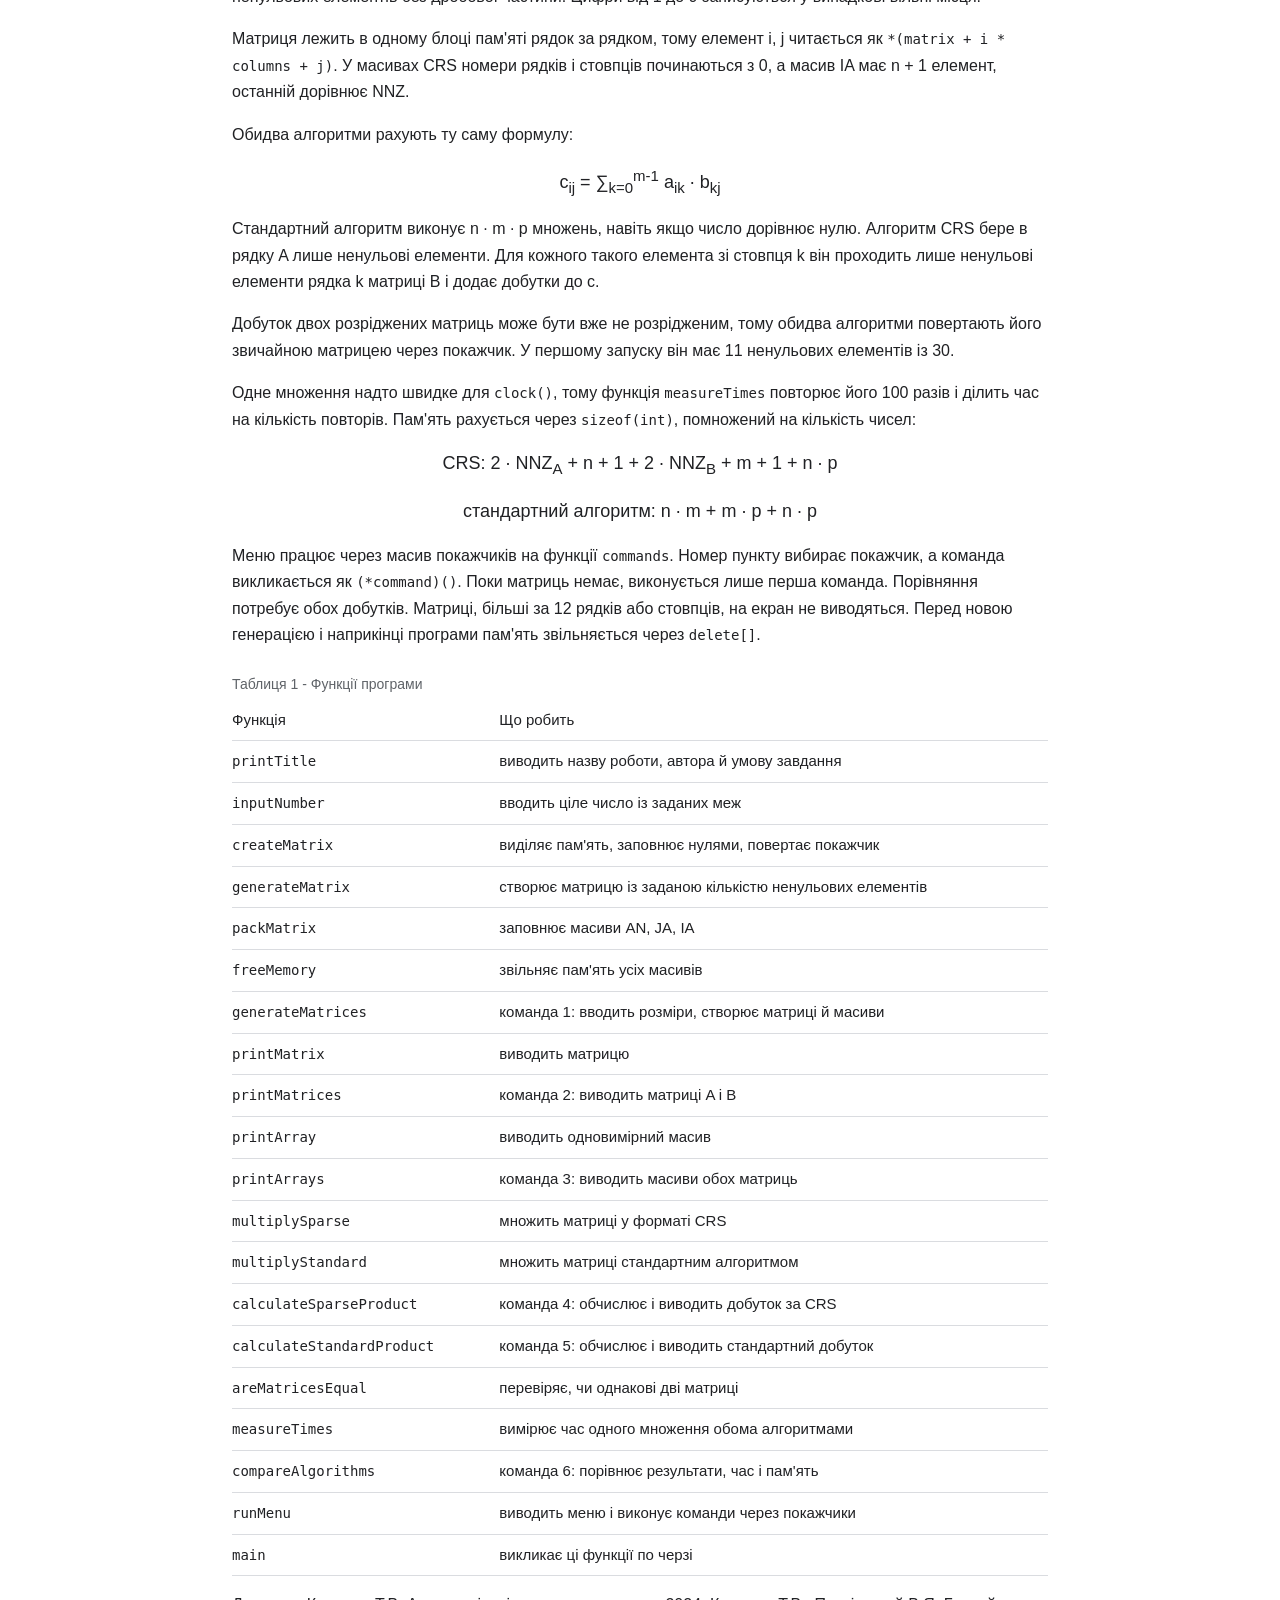
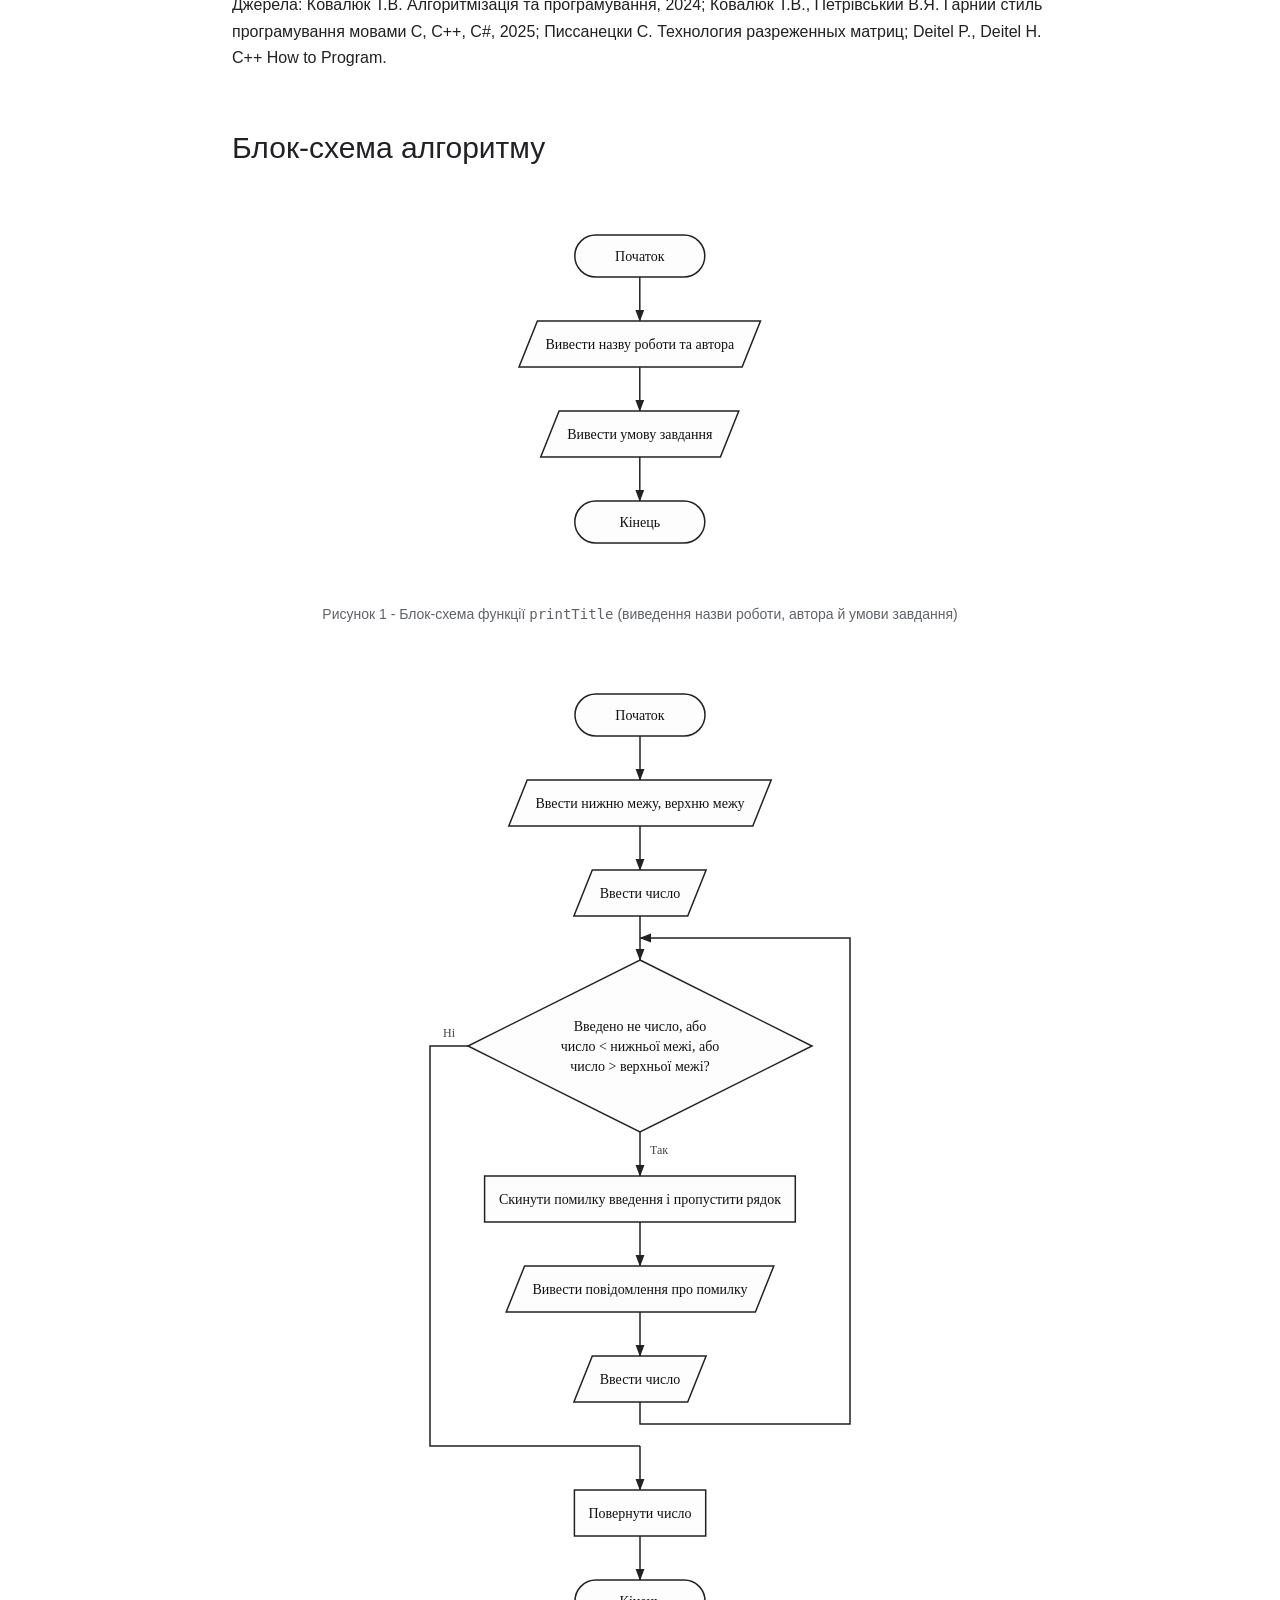
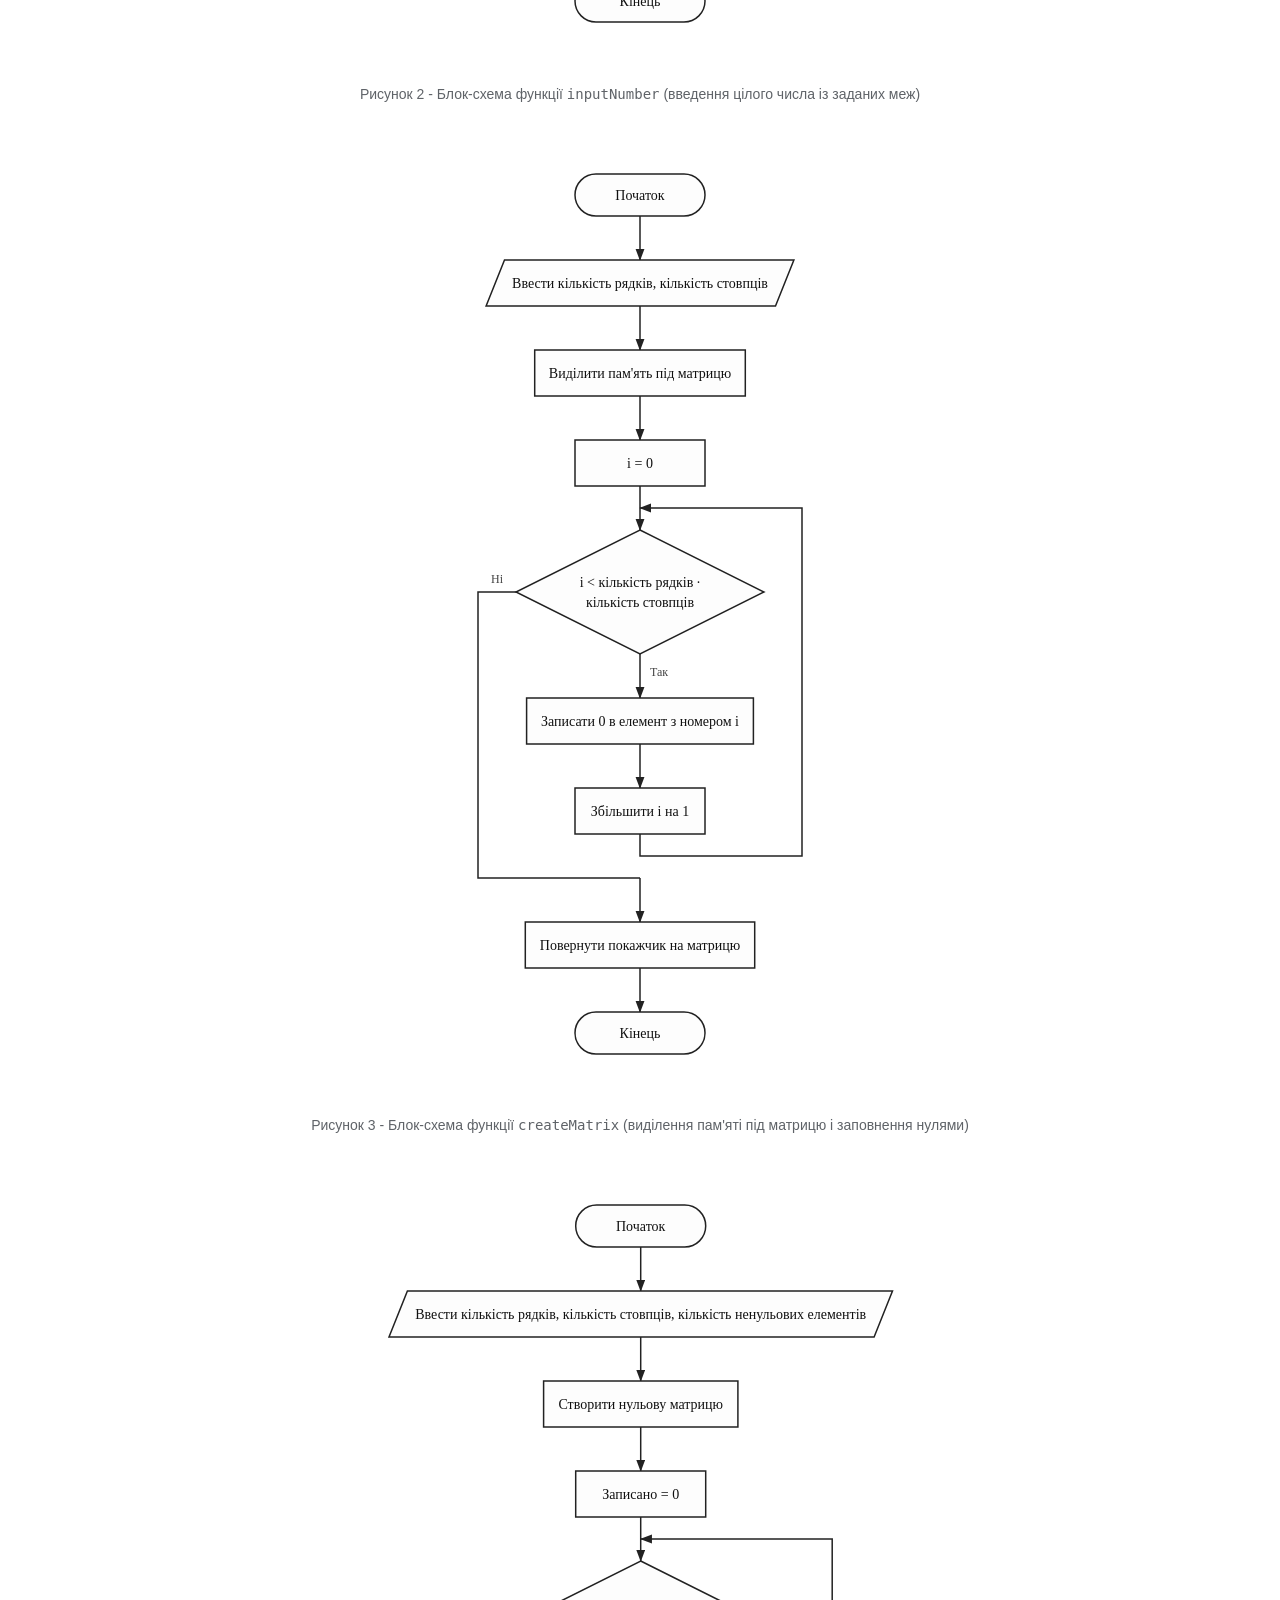
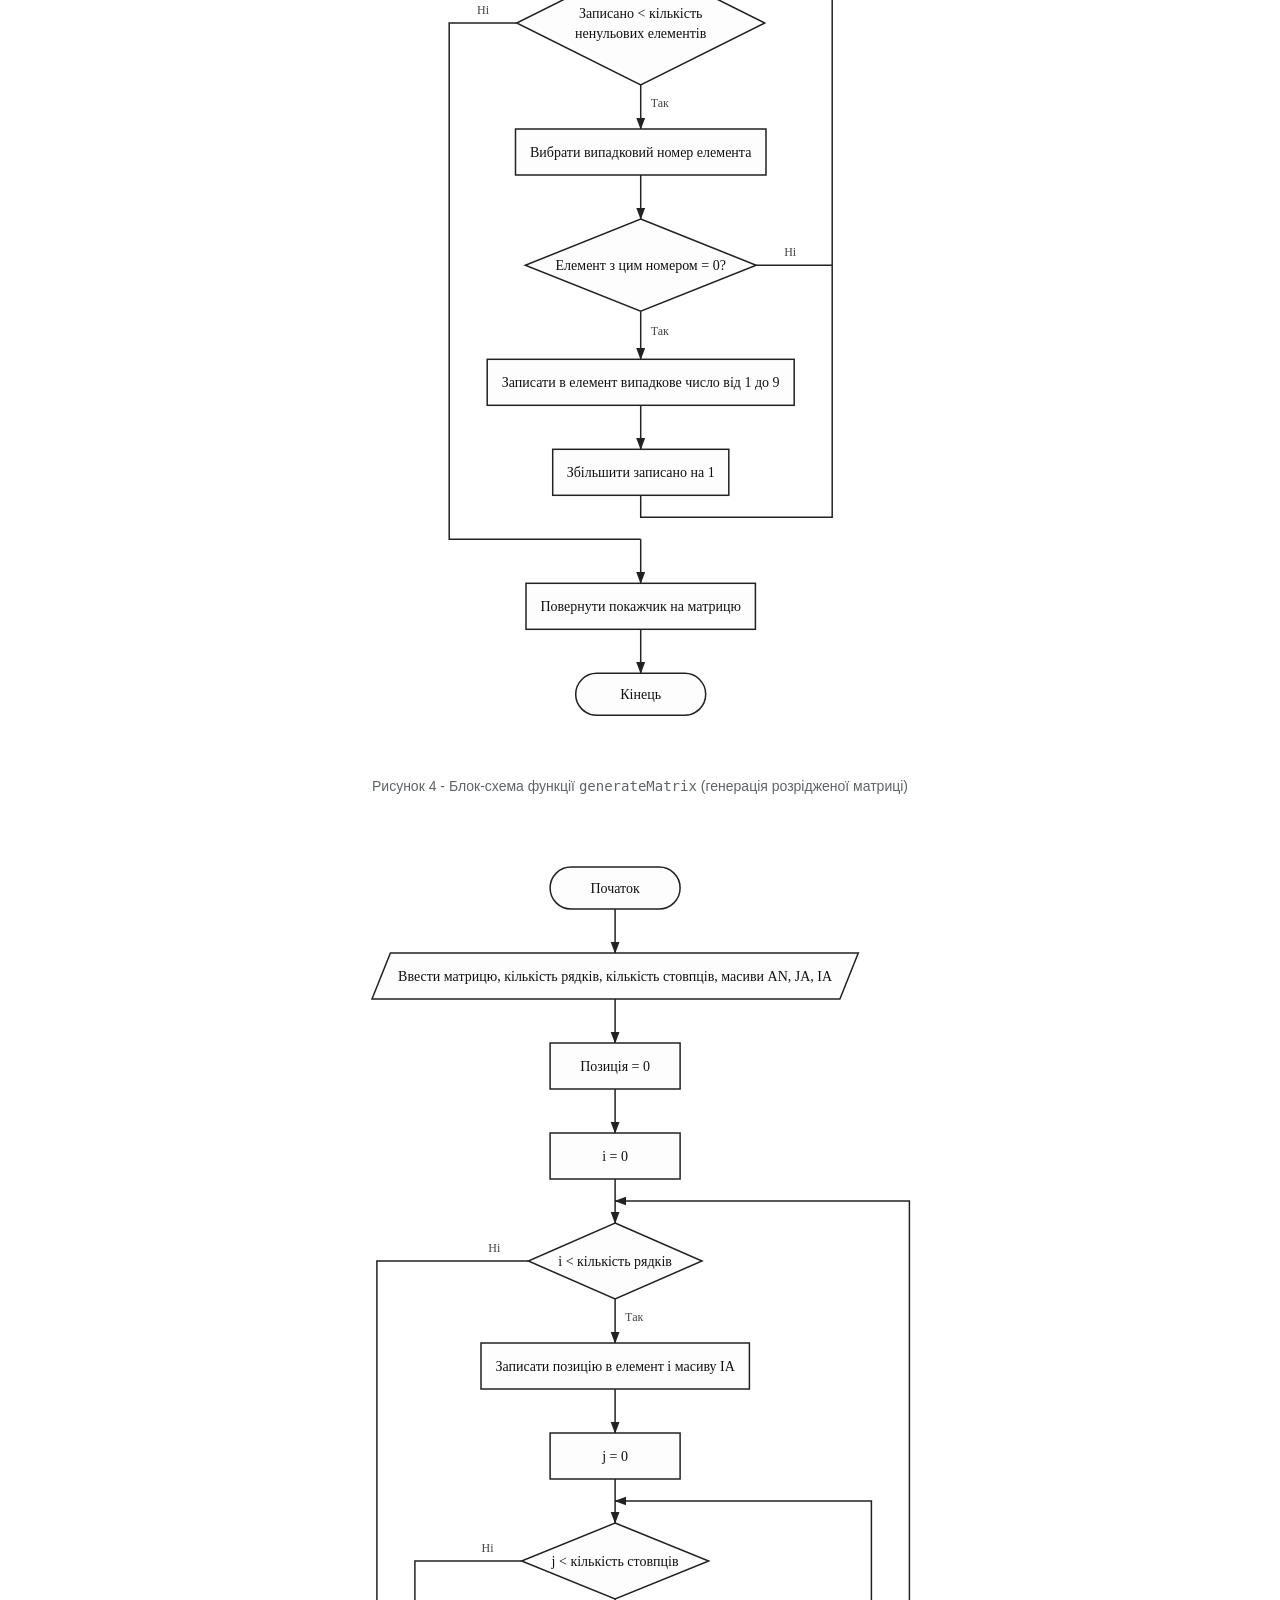
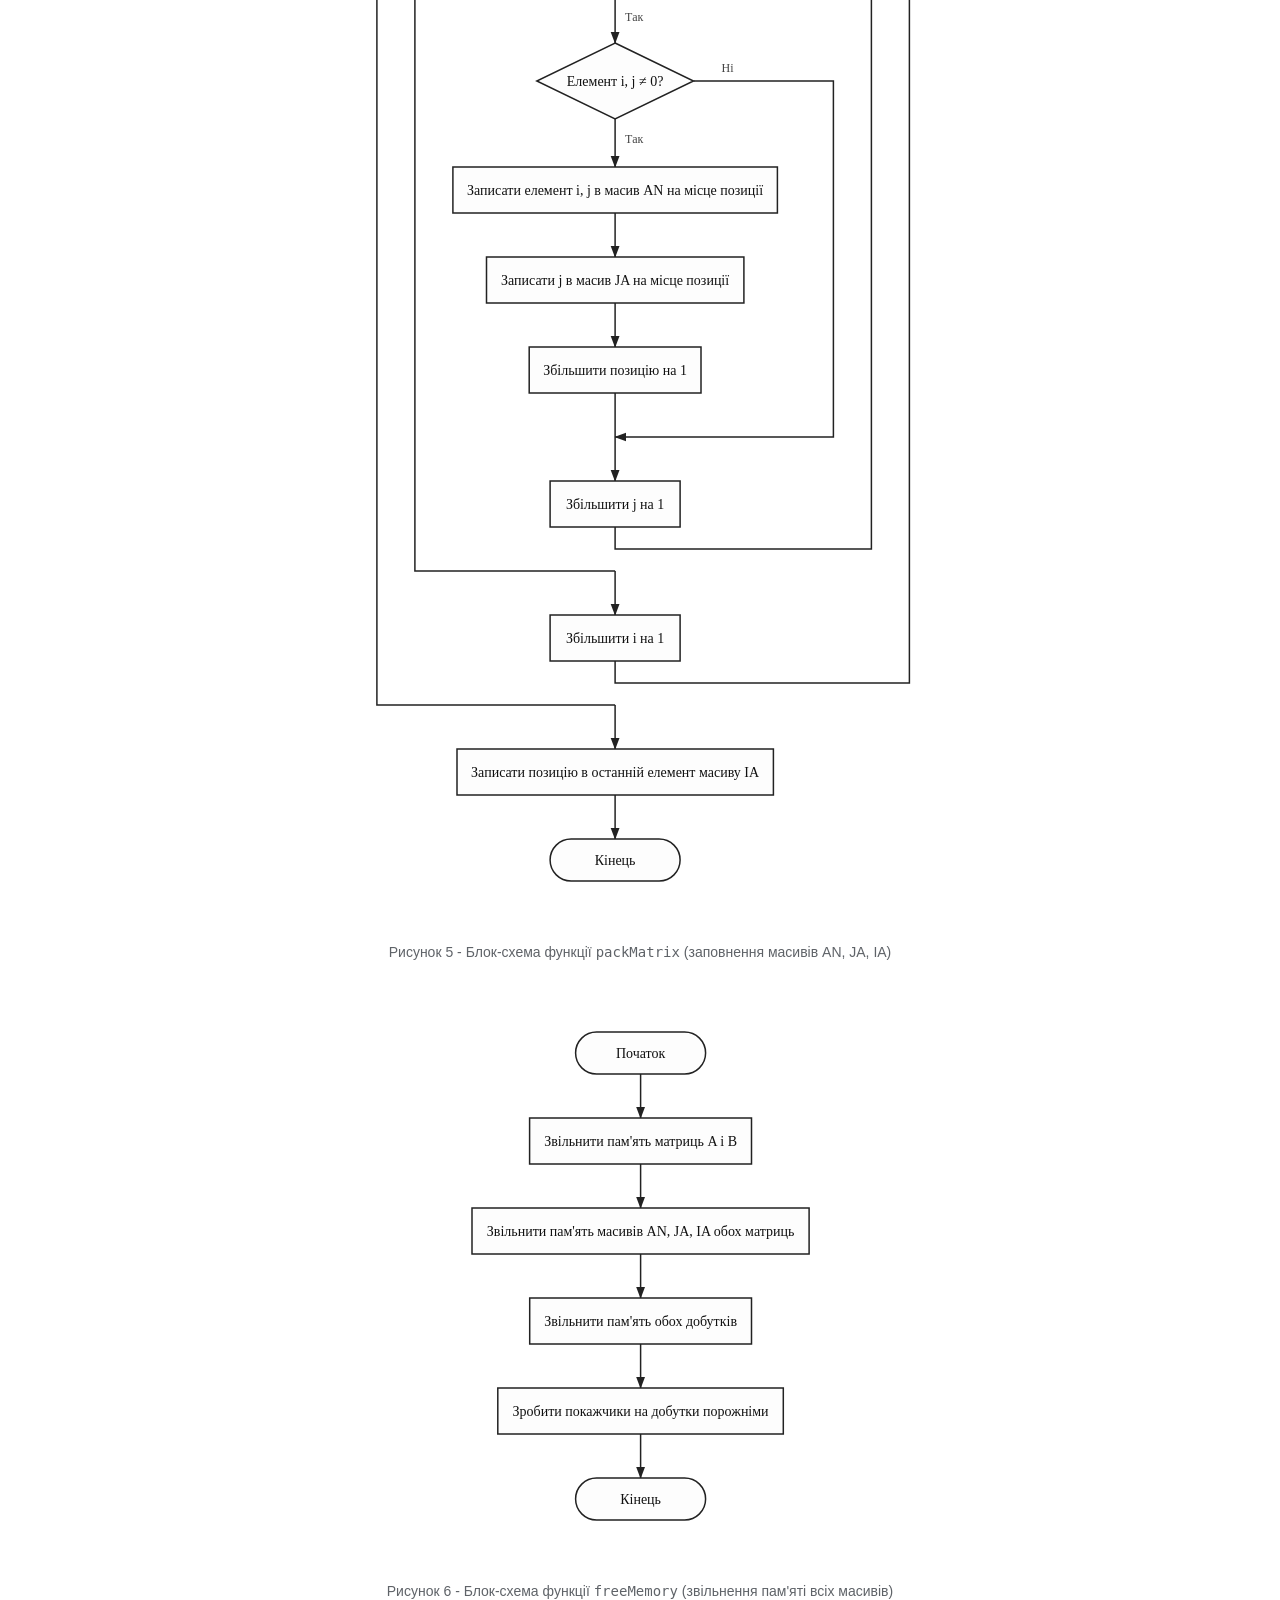
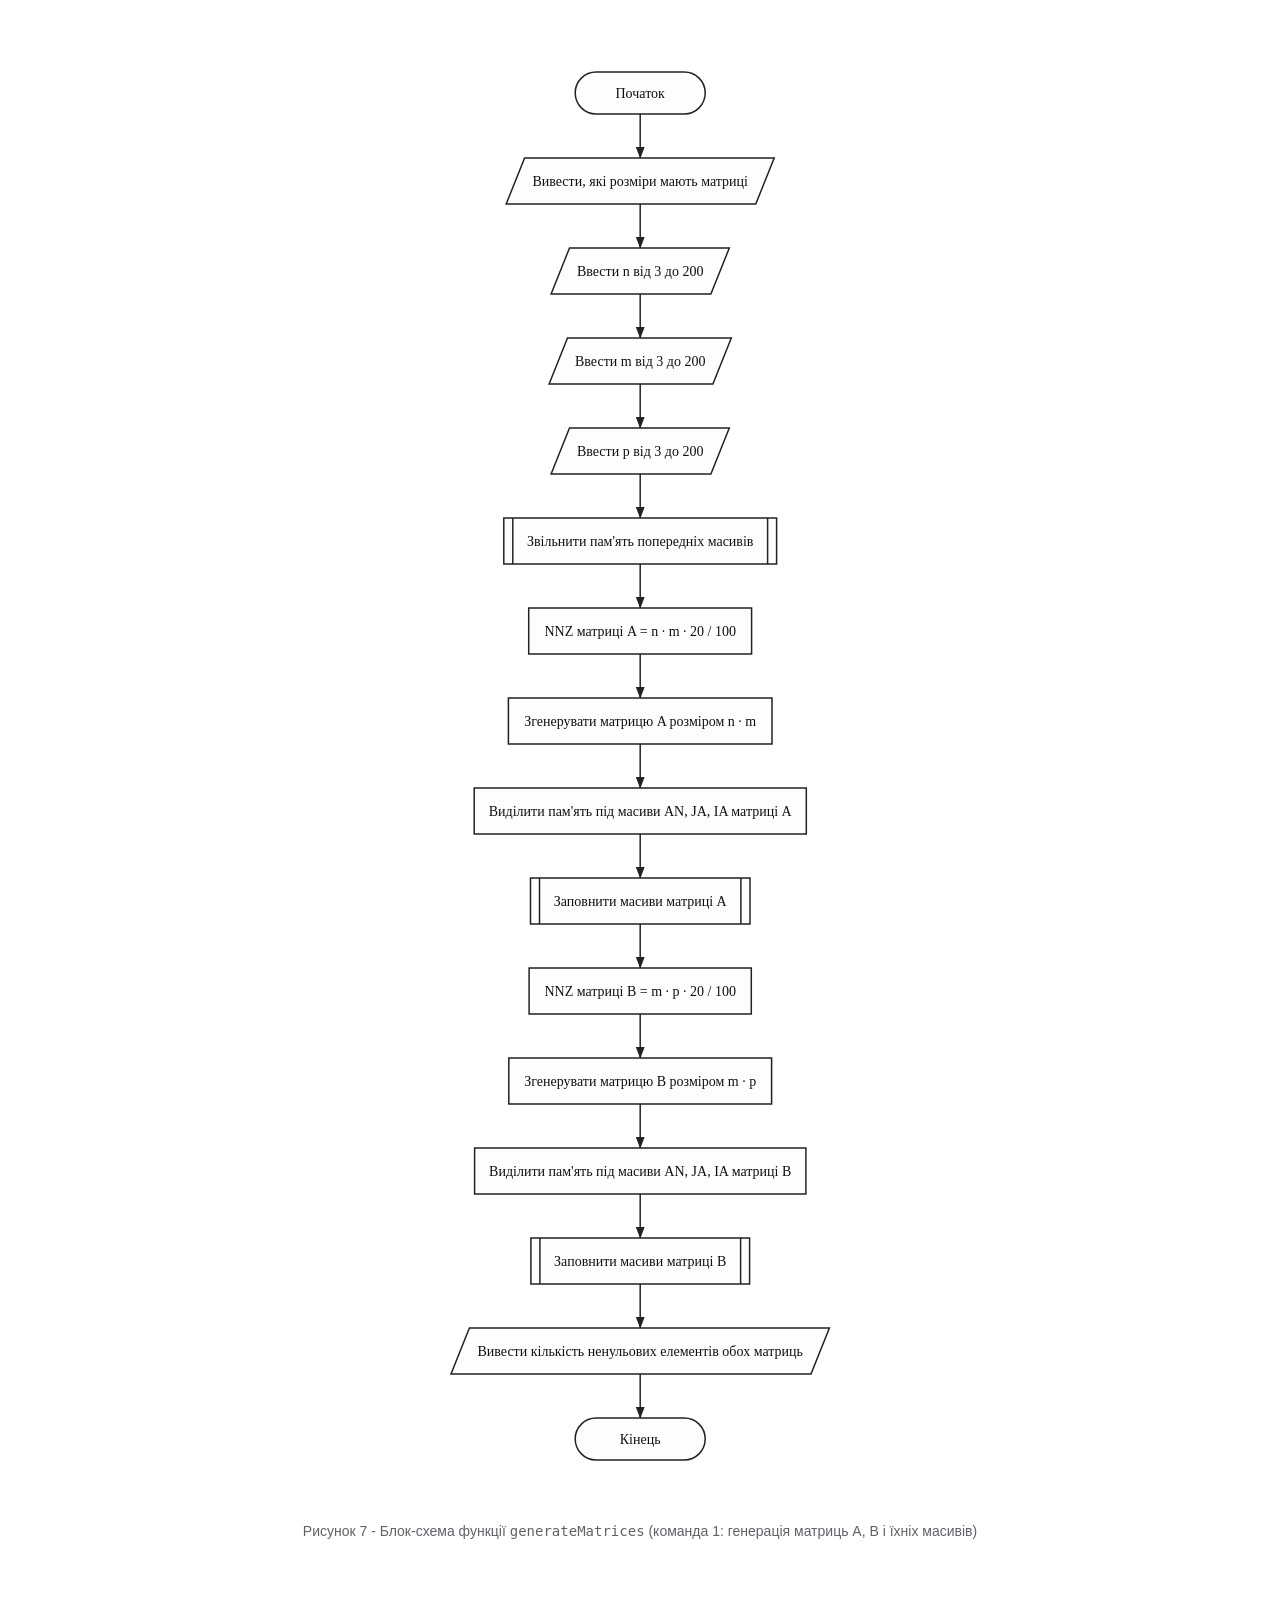
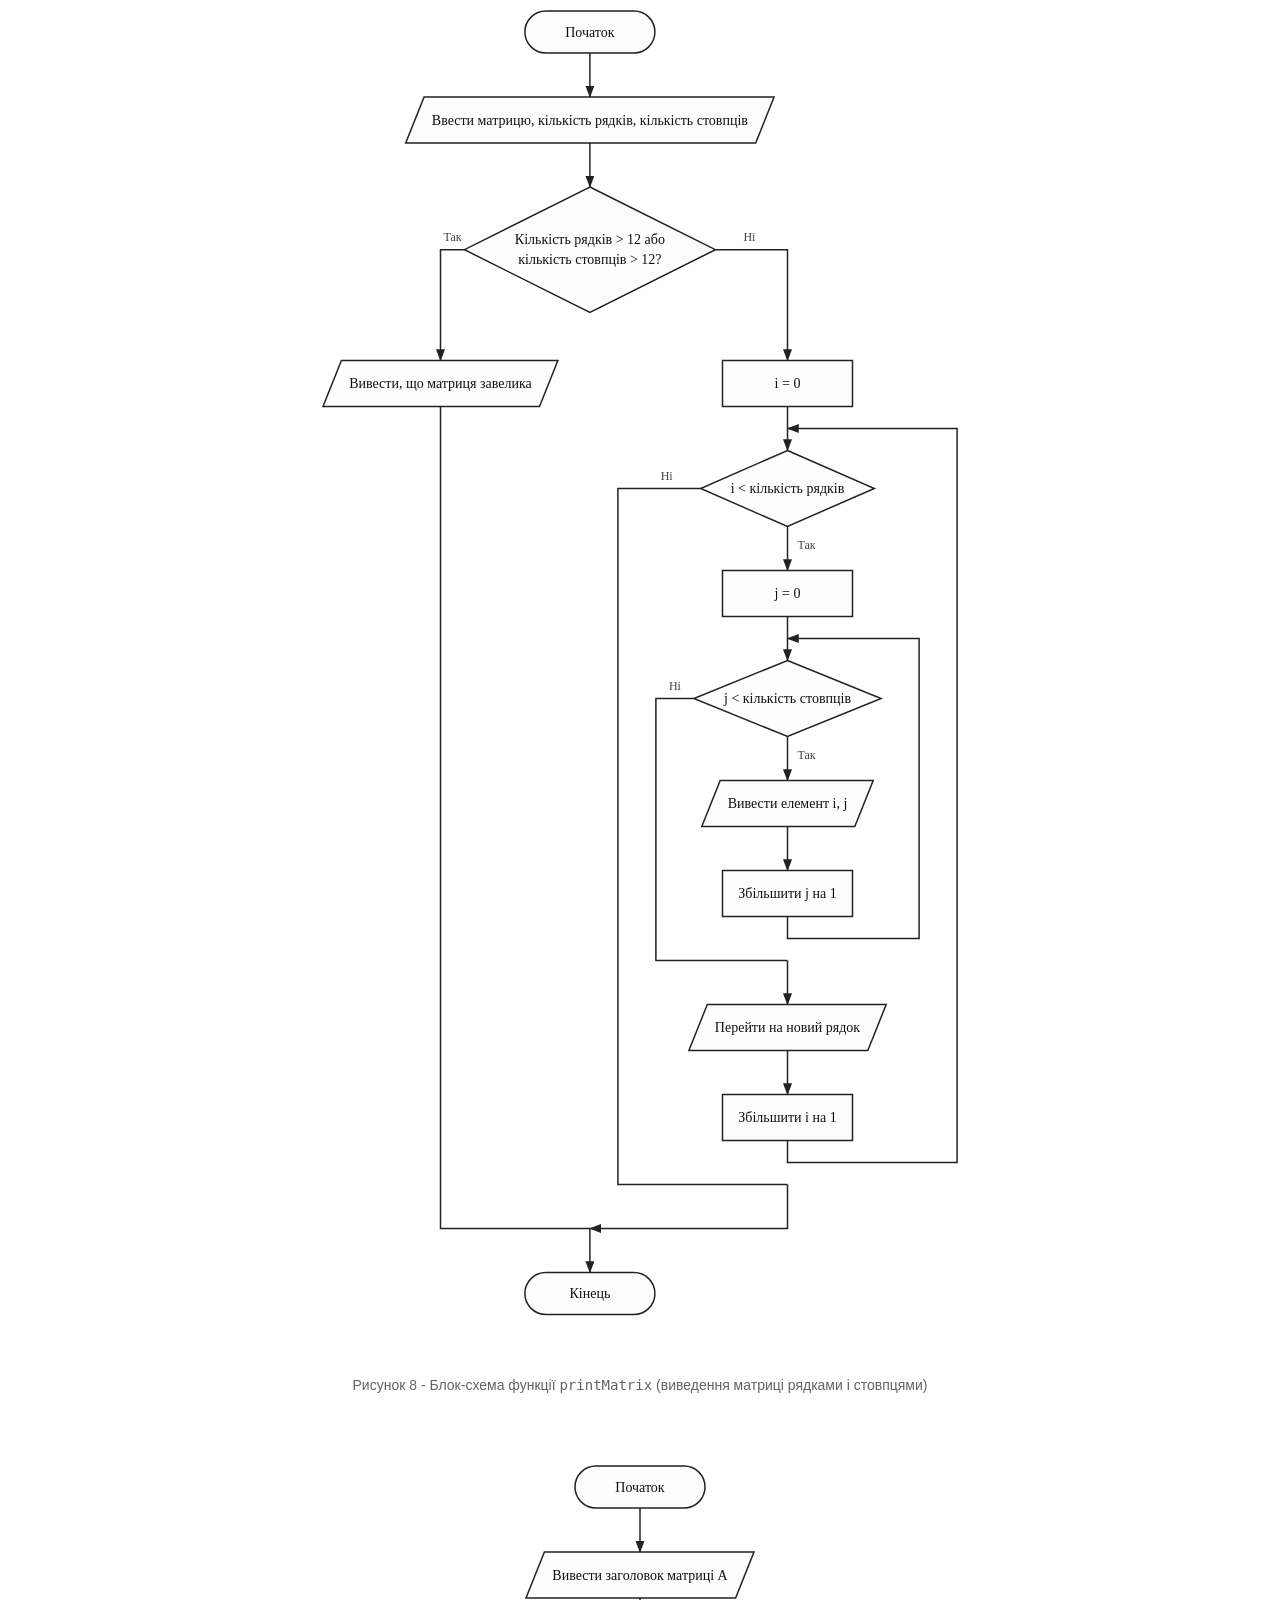
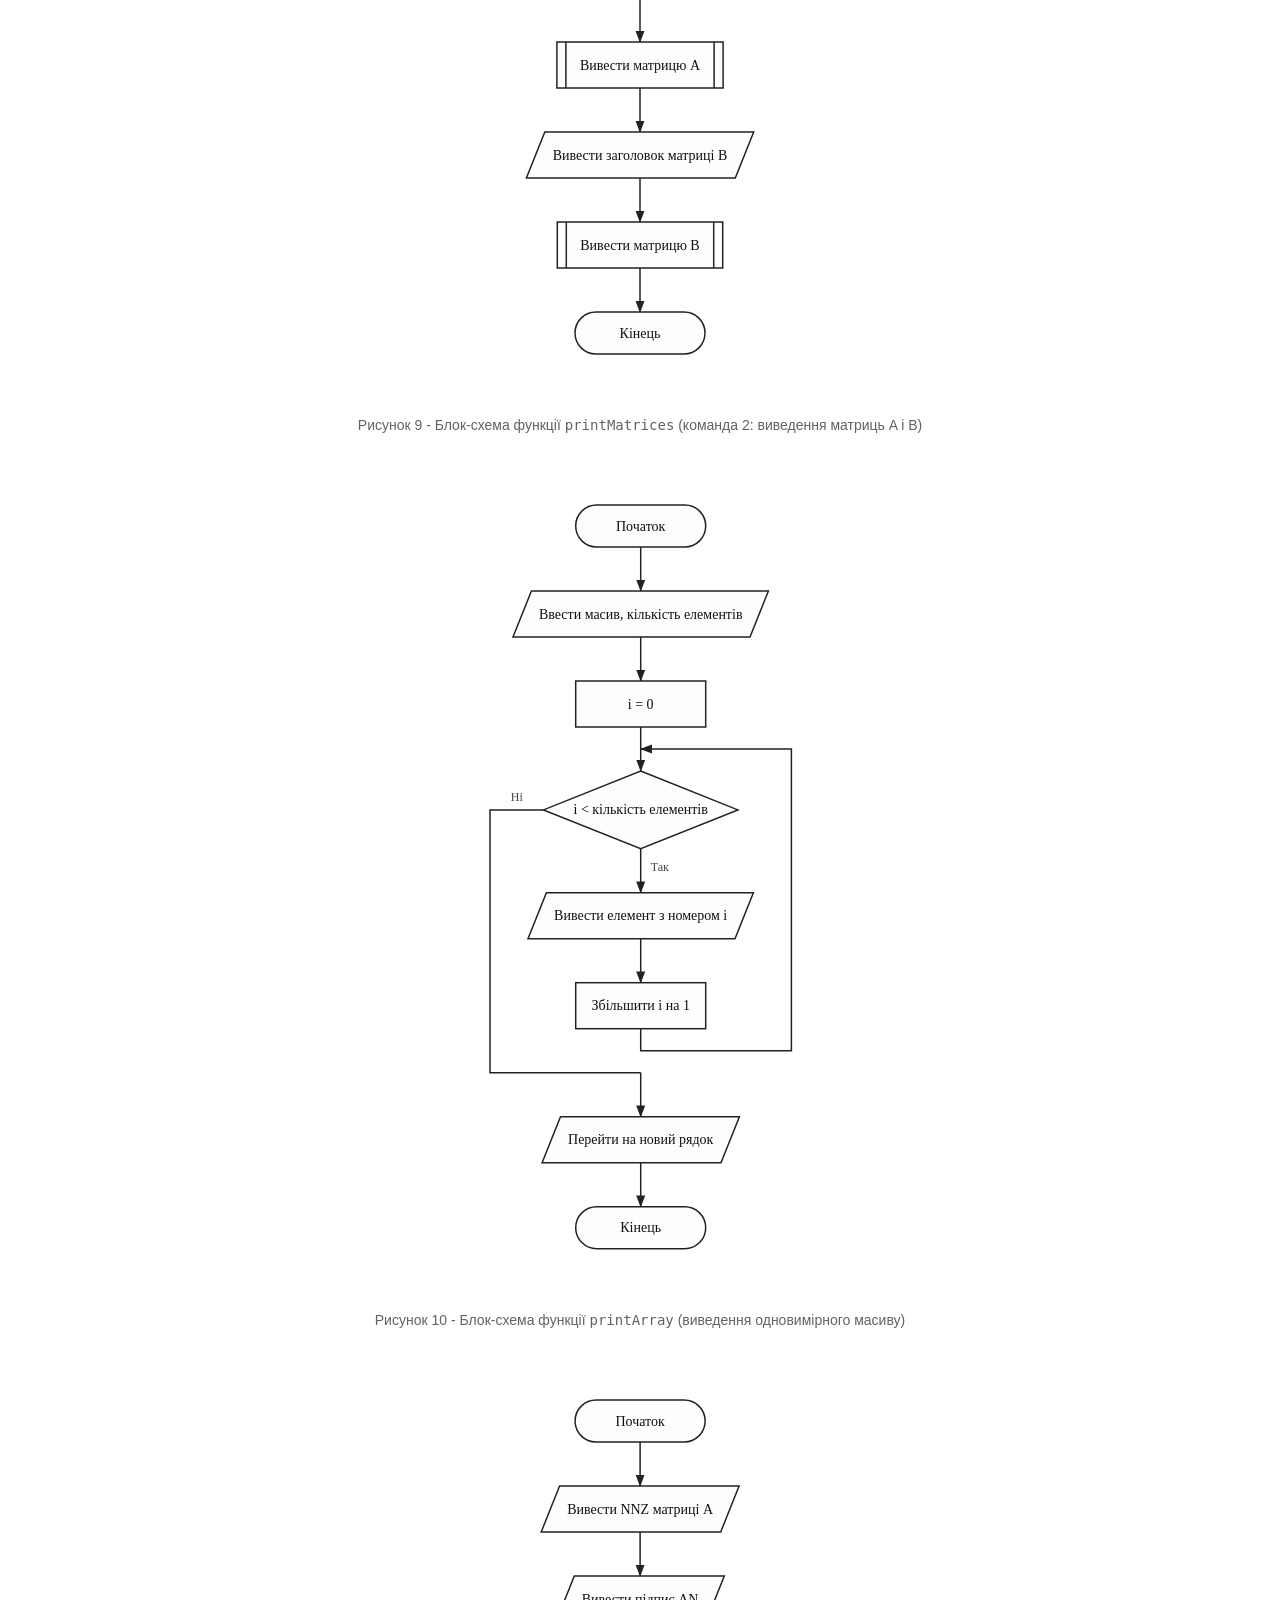
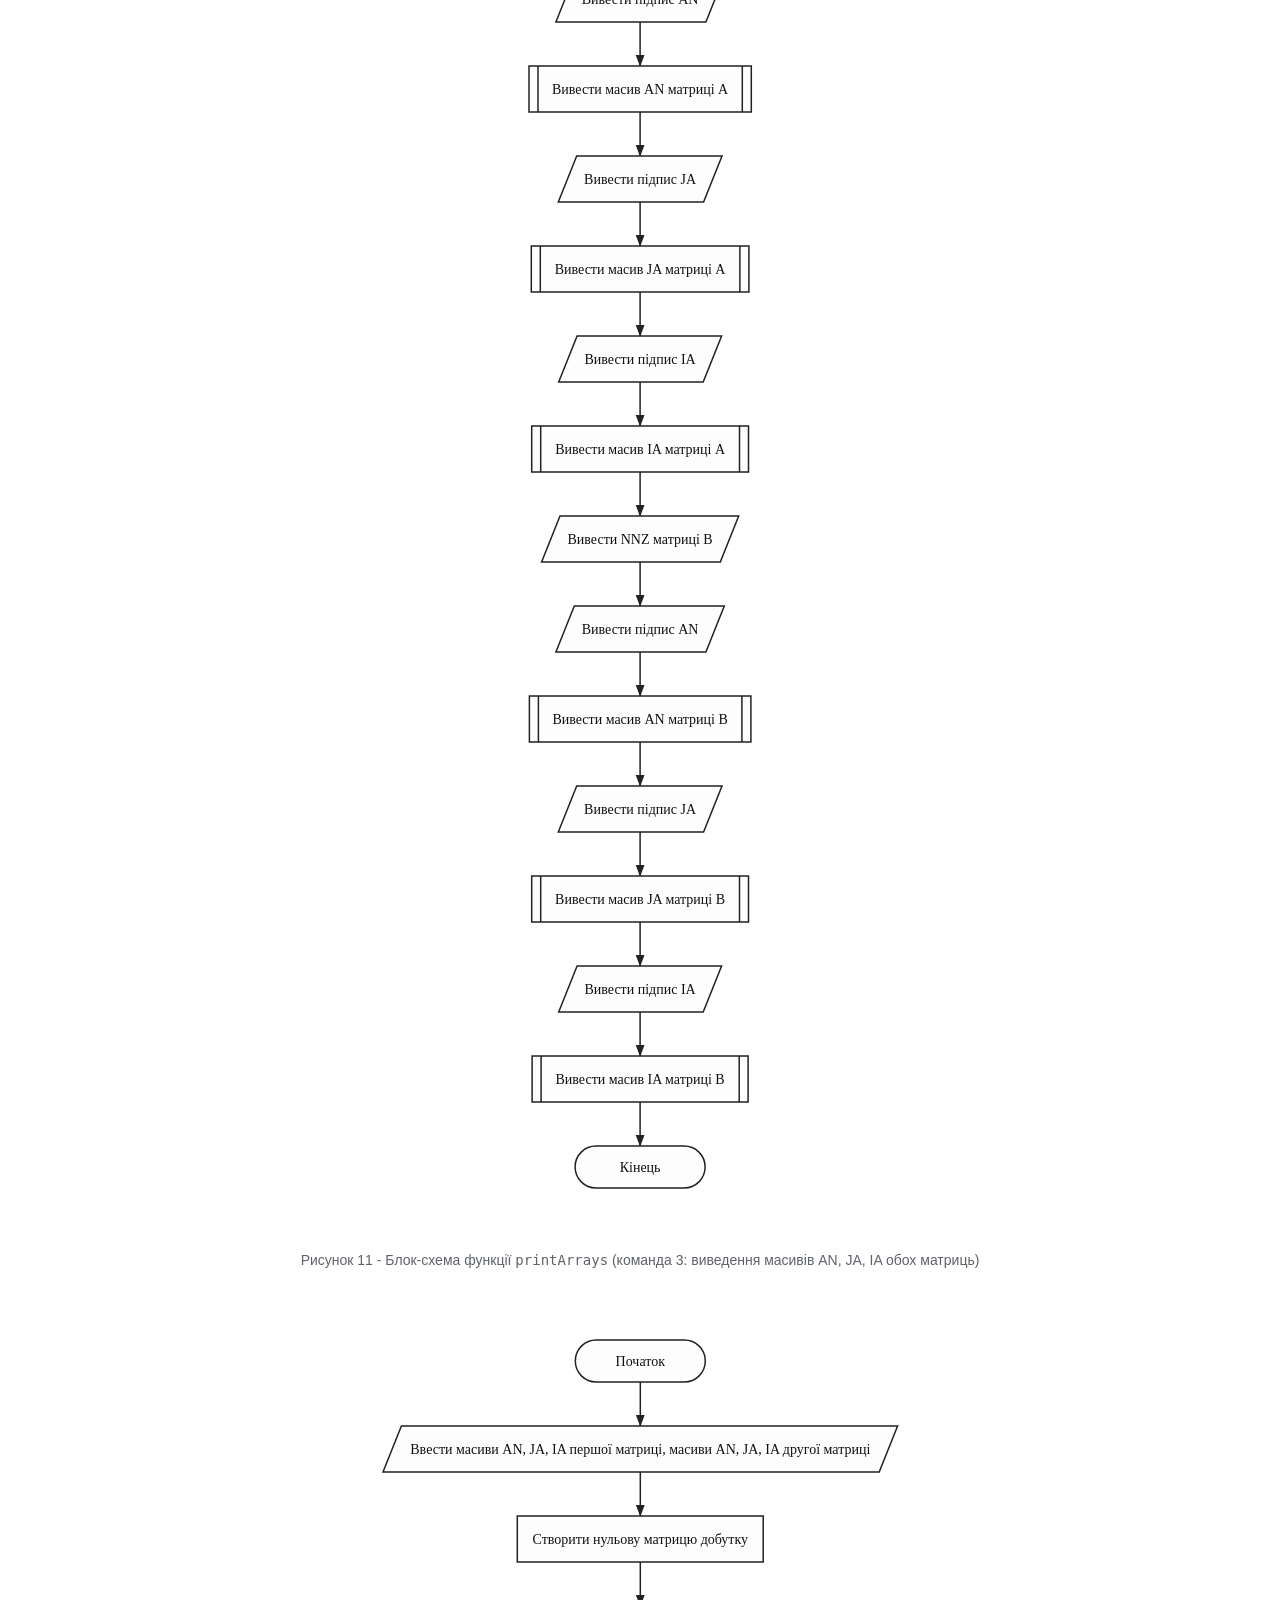
<file: lab08/index.html>
<!doctype html>
<html lang="uk">
<head>
<meta charset="utf-8">
<meta name="viewport" content="width=device-width, initial-scale=1">
<title>Лабораторна робота №8. Основи програмування</title>
<link rel="stylesheet" href="../style.css">
</head>
<body>
<header class="top">
<a class="site" href="../index.html">Основи програмування</a>
<nav class="wide" aria-label="Сторінки"><a href="../index.html">Головна</a><a href="../lab01/index.html">ЛР 1</a><a href="../lab02/index.html">ЛР 2</a><a href="../lab03/index.html">ЛР 3</a><a href="../lab04/index.html">ЛР 4</a><a href="../lab05/index.html">ЛР 5</a><a href="../lab06/index.html">ЛР 6</a><a href="../lab07/index.html">ЛР 7</a><a href="../lab08/index.html" class="active" aria-current="page">ЛР 8</a><a href="../lab09/index.html">ЛР 9</a><a href="../lab10/index.html">ЛР 10</a><a href="../lab11/index.html">ЛР 11</a></nav>
<details class="narrow"><summary>Меню</summary>
<nav aria-label="Сторінки"><a href="../index.html">Головна</a><a href="../lab01/index.html">ЛР 1</a><a href="../lab02/index.html">ЛР 2</a><a href="../lab03/index.html">ЛР 3</a><a href="../lab04/index.html">ЛР 4</a><a href="../lab05/index.html">ЛР 5</a><a href="../lab06/index.html">ЛР 6</a><a href="../lab07/index.html">ЛР 7</a><a href="../lab08/index.html" class="active" aria-current="page">ЛР 8</a><a href="../lab09/index.html">ЛР 9</a><a href="../lab10/index.html">ЛР 10</a><a href="../lab11/index.html">ЛР 11</a></nav></details>
</header>
<div class="banner"><h1>Лабораторна робота №8</h1><p>Покажчики та посилання. Покажчики на функції</p></div>
<main class="content" id="content">
<p class="info">Варіант 4. Виконав Чумак Кирил, група ІПЗ-11(3). Викладач Ковалюк Тетяна Володимирівна.</p>
<nav class="toc" aria-label="Зміст"><ol><li><a href="#goal">Мета роботи</a></li><li><a href="#task">Умова задачі</a></li><li><a href="#analysis">Аналіз задачі</a></li><li><a href="#scheme">Блок-схема алгоритму</a></li><li><a href="#code">Текст програми</a></li><li><a href="#results">Результати виконання</a></li><li><a href="#check">Аналіз достовірності результатів</a></li><li><a href="#conclusion">Висновки</a></li></ol></nav>
<section id="goal"><h2>Мета роботи</h2>
<ul>
<li>Ознайомитися з особливостями посилальних типів даних.</li>
<li>Опанувати технологію застосування посилальних типів даних.</li>
<li>Навчитися розробляти алгоритми та програми із застосуванням посилальних типів даних.</li>
</ul>
</section>
<section id="task"><h2>Умова задачі</h2>
<p>Варіант 4, завдання підвищеної складності. У таблиці методички 24 варіанти, тому для номера 28 у
списку групи маємо 28 - 24 = 4.</p>
<p>Розробити програму, команди меню якої передбачають такі дії:</p>
<ol>
<li>Згенерувати дві розріджені матриці довільної вимірності, кількість нульових елементів яких
більше за 60%. Збереження кожної матриці в оперативній пам'яті здійснити в рядковому форматі CRS
у вигляді трьох одновимірних масивів: AN зберігає значення ненульових елементів у кількості NNZ,
JA зберігає номери стовпців з ненульовими елементами в кількості NNZ, IA має по одному елементу на
рядок матриці і кодує індекс ненульового елемента в AN, з якого починається даний рядок. Він може
містити додатковий кінцевий елемент, для якого встановлено значення NNZ.</li>
<li>Вивести матриці на екран по рядках та стовпцях.</li>
<li>Вивести на екран одновимірні масиви, що зберігають розріджені матриці.</li>
<li>Визначити добуток двох матриць за алгоритмом розріджених матриць.</li>
<li>Визначити добуток двох матриць, застосовуючи стандартний алгоритм роботи з матрицями.</li>
<li>Порівняти час виконання операцій і обсяг пам'яті при використанні цих двох алгоритмів.</li>
</ol>
<p>Вимоги методички: команди меню виконуються через покажчики на функції; пам'ять під масиви
виділяється і звільняється динамічно; масиви передаються у функції через покажчики; функції
повертають масиви через покажчики; доступ до елементів здійснюється через покажчики. Бібліотеку STL
застосовувати не можна.</p>
</section>
<section id="analysis"><h2>Аналіз задачі</h2>
<p>Щоб добуток існував, матриця A має розмір n · m, а матриця B розмір m · p. Числа n, m, p вводяться від
3 до 200. Неправильне значення дає повідомлення і повторне введення. Умова вимагає понад 60% нулів, а
теорія каже, що ненульових елементів у розрідженій матриці до 20%. Тому в кожній матриці рівно 20%
ненульових елементів без дробової частини. Цифри від 1 до 9 записуються у випадкові вільні місця.</p>
<p>Матриця лежить в одному блоці пам'яті рядок за рядком, тому елемент i, j читається як
<code>*(matrix + i * columns + j)</code>. У масивах CRS номери рядків і стовпців починаються з 0, а масив IA
має n + 1 елемент, останній дорівнює NNZ.</p>
<p>Обидва алгоритми рахують ту саму формулу:</p>
<div class="formula">c<sub>ij</sub> = ∑<sub>k=0</sub><sup>m-1</sup> a<sub>ik</sub> · b<sub>kj</sub></div>
<p>Стандартний алгоритм виконує n · m · p множень, навіть якщо число дорівнює нулю. Алгоритм CRS бере в
рядку A лише ненульові елементи. Для кожного такого елемента зі стовпця k він проходить лише ненульові
елементи рядка k матриці B і додає добутки до c.</p>
<p>Добуток двох розріджених матриць може бути вже не розрідженим, тому обидва алгоритми повертають його
звичайною матрицею через покажчик. У першому запуску він має 11 ненульових елементів із 30.</p>
<p>Одне множення надто швидке для <code>clock()</code>, тому функція <code>measureTimes</code> повторює його
100 разів і ділить час на кількість повторів. Пам'ять рахується через <code>sizeof(int)</code>, помножений на
кількість чисел:</p>
<div class="formula">CRS: 2 · NNZ<sub>A</sub> + n + 1 + 2 · NNZ<sub>B</sub> + m + 1 + n · p</div>
<div class="formula">стандартний алгоритм: n · m + m · p + n · p</div>
<p>Меню працює через масив покажчиків на функції <code>commands</code>. Номер пункту вибирає покажчик, а
команда викликається як <code>(*command)()</code>. Поки матриць немає, виконується лише перша команда.
Порівняння потребує обох добутків. Матриці, більші за 12 рядків або стовпців, на екран не виводяться.
Перед новою генерацією і наприкінці програми пам'ять звільняється через <code>delete[]</code>.</p>
<p class="tcap">Таблиця 1 - Функції програми</p>
<div class="table-scroll"><table>
<tr><th>Функція</th><th>Що робить</th></tr>
<tr><td><code>printTitle</code></td><td>виводить назву роботи, автора й умову завдання</td></tr>
<tr><td><code>inputNumber</code></td><td>вводить ціле число із заданих меж</td></tr>
<tr><td><code>createMatrix</code></td><td>виділяє пам'ять, заповнює нулями, повертає покажчик</td></tr>
<tr><td><code>generateMatrix</code></td><td>створює матрицю із заданою кількістю ненульових елементів</td></tr>
<tr><td><code>packMatrix</code></td><td>заповнює масиви AN, JA, IA</td></tr>
<tr><td><code>freeMemory</code></td><td>звільняє пам'ять усіх масивів</td></tr>
<tr><td><code>generateMatrices</code></td><td>команда 1: вводить розміри, створює матриці й масиви</td></tr>
<tr><td><code>printMatrix</code></td><td>виводить матрицю</td></tr>
<tr><td><code>printMatrices</code></td><td>команда 2: виводить матриці A і B</td></tr>
<tr><td><code>printArray</code></td><td>виводить одновимірний масив</td></tr>
<tr><td><code>printArrays</code></td><td>команда 3: виводить масиви обох матриць</td></tr>
<tr><td><code>multiplySparse</code></td><td>множить матриці у форматі CRS</td></tr>
<tr><td><code>multiplyStandard</code></td><td>множить матриці стандартним алгоритмом</td></tr>
<tr><td><code>calculateSparseProduct</code></td><td>команда 4: обчислює і виводить добуток за CRS</td></tr>
<tr><td><code>calculateStandardProduct</code></td><td>команда 5: обчислює і виводить стандартний добуток</td></tr>
<tr><td><code>areMatricesEqual</code></td><td>перевіряє, чи однакові дві матриці</td></tr>
<tr><td><code>measureTimes</code></td><td>вимірює час одного множення обома алгоритмами</td></tr>
<tr><td><code>compareAlgorithms</code></td><td>команда 6: порівнює результати, час і пам'ять</td></tr>
<tr><td><code>runMenu</code></td><td>виводить меню і виконує команди через покажчики</td></tr>
<tr><td><code>main</code></td><td>викликає ці функції по черзі</td></tr>
</table></div>
<p>Джерела: Ковалюк Т.В. Алгоритмізація та програмування, 2024; Ковалюк Т.В., Петрівський В.Я.
Гарний стиль програмування мовами C, C++, C#, 2025; Писсанецки С. Технология разреженных матриц;
Deitel P., Deitel H. C++ How to Program.</p>
</section>
<section id="scheme"><h2>Блок-схема алгоритму</h2>
<figure class="fc"><a href="img/task1-fc-printTitle.svg"><img src="img/task1-fc-printTitle.svg" alt="" loading="lazy"></a><figcaption>Рисунок 1 - Блок-схема функції <code>printTitle</code> (виведення назви роботи, автора й умови завдання)</figcaption></figure>
<figure class="fc"><a href="img/task1-fc-inputNumber.svg"><img src="img/task1-fc-inputNumber.svg" alt="" loading="lazy"></a><figcaption>Рисунок 2 - Блок-схема функції <code>inputNumber</code> (введення цілого числа із заданих меж)</figcaption></figure>
<figure class="fc"><a href="img/task1-fc-createMatrix.svg"><img src="img/task1-fc-createMatrix.svg" alt="" loading="lazy"></a><figcaption>Рисунок 3 - Блок-схема функції <code>createMatrix</code> (виділення пам'яті під матрицю і заповнення нулями)</figcaption></figure>
<figure class="fc"><a href="img/task1-fc-generateMatrix.svg"><img src="img/task1-fc-generateMatrix.svg" alt="" loading="lazy"></a><figcaption>Рисунок 4 - Блок-схема функції <code>generateMatrix</code> (генерація розрідженої матриці)</figcaption></figure>
<figure class="fc"><a href="img/task1-fc-packMatrix.svg"><img src="img/task1-fc-packMatrix.svg" alt="" loading="lazy"></a><figcaption>Рисунок 5 - Блок-схема функції <code>packMatrix</code> (заповнення масивів AN, JA, IA)</figcaption></figure>
<figure class="fc"><a href="img/task1-fc-freeMemory.svg"><img src="img/task1-fc-freeMemory.svg" alt="" loading="lazy"></a><figcaption>Рисунок 6 - Блок-схема функції <code>freeMemory</code> (звільнення пам'яті всіх масивів)</figcaption></figure>
<figure class="fc"><a href="img/task1-fc-generateMatrices.svg"><img src="img/task1-fc-generateMatrices.svg" alt="" loading="lazy"></a><figcaption>Рисунок 7 - Блок-схема функції <code>generateMatrices</code> (команда 1: генерація матриць A, B і їхніх масивів)</figcaption></figure>
<figure class="fc"><a href="img/task1-fc-printMatrix.svg"><img src="img/task1-fc-printMatrix.svg" alt="" loading="lazy"></a><figcaption>Рисунок 8 - Блок-схема функції <code>printMatrix</code> (виведення матриці рядками і стовпцями)</figcaption></figure>
<figure class="fc"><a href="img/task1-fc-printMatrices.svg"><img src="img/task1-fc-printMatrices.svg" alt="" loading="lazy"></a><figcaption>Рисунок 9 - Блок-схема функції <code>printMatrices</code> (команда 2: виведення матриць A і B)</figcaption></figure>
<figure class="fc"><a href="img/task1-fc-printArray.svg"><img src="img/task1-fc-printArray.svg" alt="" loading="lazy"></a><figcaption>Рисунок 10 - Блок-схема функції <code>printArray</code> (виведення одновимірного масиву)</figcaption></figure>
<figure class="fc"><a href="img/task1-fc-printArrays.svg"><img src="img/task1-fc-printArrays.svg" alt="" loading="lazy"></a><figcaption>Рисунок 11 - Блок-схема функції <code>printArrays</code> (команда 3: виведення масивів AN, JA, IA обох матриць)</figcaption></figure>
<figure class="fc"><a href="img/task1-fc-multiplySparse.svg"><img src="img/task1-fc-multiplySparse.svg" alt="" loading="lazy"></a><figcaption>Рисунок 12 - Блок-схема функції <code>multiplySparse</code> (множення за алгоритмом розріджених матриць)</figcaption></figure>
<figure class="fc"><a href="img/task1-fc-multiplyStandard.svg"><img src="img/task1-fc-multiplyStandard.svg" alt="" loading="lazy"></a><figcaption>Рисунок 13 - Блок-схема функції <code>multiplyStandard</code> (множення стандартним алгоритмом)</figcaption></figure>
<figure class="fc"><a href="img/task1-fc-calculateSparseProduct.svg"><img src="img/task1-fc-calculateSparseProduct.svg" alt="" loading="lazy"></a><figcaption>Рисунок 14 - Блок-схема функції <code>calculateSparseProduct</code> (команда 4: добуток за алгоритмом розріджених матриць)</figcaption></figure>
<figure class="fc"><a href="img/task1-fc-calculateStandardProduct.svg"><img src="img/task1-fc-calculateStandardProduct.svg" alt="" loading="lazy"></a><figcaption>Рисунок 15 - Блок-схема функції <code>calculateStandardProduct</code> (команда 5: добуток за стандартним алгоритмом)</figcaption></figure>
<figure class="fc"><a href="img/task1-fc-areMatricesEqual.svg"><img src="img/task1-fc-areMatricesEqual.svg" alt="" loading="lazy"></a><figcaption>Рисунок 16 - Блок-схема функції <code>areMatricesEqual</code> (перевірка, чи однакові дві матриці)</figcaption></figure>
<figure class="fc"><a href="img/task1-fc-measureTimes.svg"><img src="img/task1-fc-measureTimes.svg" alt="" loading="lazy"></a><figcaption>Рисунок 17 - Блок-схема функції <code>measureTimes</code> (вимірювання часу одного множення обома алгоритмами)</figcaption></figure>
<figure class="fc"><a href="img/task1-fc-compareAlgorithms.svg"><img src="img/task1-fc-compareAlgorithms.svg" alt="" loading="lazy"></a><figcaption>Рисунок 18 - Блок-схема функції <code>compareAlgorithms</code> (команда 6: порівняння результатів, часу і пам'яті)</figcaption></figure>
<figure class="fc"><a href="img/task1-fc-runMenu.svg"><img src="img/task1-fc-runMenu.svg" alt="" loading="lazy"></a><figcaption>Рисунок 19 - Блок-схема функції <code>runMenu</code> (меню команд через таблицю покажчиків на функції)</figcaption></figure>
<figure class="fc"><a href="img/task1-fc-main.svg"><img src="img/task1-fc-main.svg" alt="" loading="lazy"></a><figcaption>Рисунок 20 - Блок-схема функції <code>main</code> (головна функція)</figcaption></figure>
</section>
<section id="code"><h2>Текст програми</h2>
<p class="file">Файл <a href="task1.cpp" download>task1.cpp</a></p>
<pre><code><span class="cm">/// &lt;summary&gt;</span>
<span class="cm">/// Лабораторна робота №8, варіант 4. Перемножити дві розріджені матриці у</span>
<span class="cm">/// форматі CRS і стандартним алгоритмом, порівняти час і пам&#x27;ять.</span>
<span class="cm">/// &lt;/summary&gt;</span>
<span class="cm">/// &lt;remarks&gt;</span>
<span class="cm">/// Ім&#x27;я файлу: task1.cpp</span>
<span class="cm">/// Автор: Чумак Кирил, гр. ІПЗ-11(3)</span>
<span class="cm">/// Номер версії модуля: version 1</span>
<span class="cm">/// &lt;/remarks&gt;</span>

<span class="pp">#include &lt;cstdlib&gt;</span>
<span class="pp">#include &lt;ctime&gt;</span>
<span class="pp">#include &lt;iomanip&gt;</span>
<span class="pp">#include &lt;iostream&gt;</span>
<span class="kw">using</span> <span class="kw">namespace</span> std;

<span class="cm">// Константи</span>
<span class="kw">const</span> <span class="kw">int</span> MIN_SIZE = <span class="nm">3</span>;          <span class="cm">// найменший розмір матриці</span>
<span class="kw">const</span> <span class="kw">int</span> MAX_SIZE = <span class="nm">200</span>;        <span class="cm">// найбільший розмір матриці</span>
<span class="kw">const</span> <span class="kw">int</span> MAX_PRINT_SIZE = <span class="nm">12</span>;   <span class="cm">// найбільший розмір, який виводиться</span>
<span class="kw">const</span> <span class="kw">int</span> MAX_VALUE = <span class="nm">9</span>;         <span class="cm">// найбільше значення елемента</span>
<span class="kw">const</span> <span class="kw">int</span> NON_ZERO_PERCENT = <span class="nm">20</span>; <span class="cm">// частка ненульових елементів, відсотки</span>
<span class="kw">const</span> <span class="kw">int</span> REPEAT_COUNT = <span class="nm">100</span>;    <span class="cm">// кількість повторів для вимірювання часу</span>
<span class="kw">const</span> <span class="kw">int</span> COMMAND_COUNT = <span class="nm">6</span>;     <span class="cm">// кількість команд меню</span>

<span class="cm">// Глобальні змінні</span>
<span class="kw">int</span> rowCount = <span class="nm">0</span>;    <span class="cm">// кількість рядків A і добутку, n</span>
<span class="kw">int</span> middleSize = <span class="nm">0</span>;  <span class="cm">// кількість стовпців A і рядків B, m</span>
<span class="kw">int</span> columnCount = <span class="nm">0</span>; <span class="cm">// кількість стовпців B і добутку, p</span>

<span class="kw">int</span>* matrixA = NULL; <span class="cm">// матриця A, n * m</span>
<span class="kw">int</span>* matrixB = NULL; <span class="cm">// матриця B, m * p</span>

<span class="kw">int</span> nonZeroA = <span class="nm">0</span>;       <span class="cm">// NNZ матриці A</span>
<span class="kw">int</span>* valuesA = NULL;    <span class="cm">// масив AN матриці A</span>
<span class="kw">int</span>* columnsA = NULL;   <span class="cm">// масив JA матриці A</span>
<span class="kw">int</span>* rowStartsA = NULL; <span class="cm">// масив IA матриці A</span>

<span class="kw">int</span> nonZeroB = <span class="nm">0</span>;       <span class="cm">// NNZ матриці B</span>
<span class="kw">int</span>* valuesB = NULL;    <span class="cm">// масив AN матриці B</span>
<span class="kw">int</span>* columnsB = NULL;   <span class="cm">// масив JA матриці B</span>
<span class="kw">int</span>* rowStartsB = NULL; <span class="cm">// масив IA матриці B</span>

<span class="kw">int</span>* sparseProduct = NULL;   <span class="cm">// добуток за алгоритмом розріджених матриць</span>
<span class="kw">int</span>* standardProduct = NULL; <span class="cm">// добуток за стандартним алгоритмом</span>
<span class="kw">float</span> sparseTime = <span class="nm">0</span>;        <span class="cm">// час одного множення за алгоритмом CRS, мс</span>
<span class="kw">float</span> standardTime = <span class="nm">0</span>;      <span class="cm">// час одного стандартного множення, мс</span>

<span class="cm">/// &lt;summary&gt;</span>
<span class="cm">/// Виводить назву роботи й автора</span>
<span class="cm">/// &lt;/summary&gt;</span>
<span class="kw">void</span> printTitle()
{
    cout &lt;&lt; <span class="st">&quot;Lab work 8. Variant 4.&quot;</span> &lt;&lt; endl;
    cout &lt;&lt; <span class="st">&quot;Author: Kyryl Chumak, group IPZ-11(3)&quot;</span> &lt;&lt; endl &lt;&lt; endl;

    cout &lt;&lt; <span class="st">&quot;Generate two sparse matrices with more than 60% of zeros&quot;</span> &lt;&lt; endl;
    cout &lt;&lt; <span class="st">&quot;and store them in CRS format: arrays AN, JA, IA. Find&quot;</span> &lt;&lt; endl;
    cout &lt;&lt; <span class="st">&quot;their product by the sparse algorithm and by the standard&quot;</span> &lt;&lt; endl;
    cout &lt;&lt; <span class="st">&quot;one. Compare the time and the memory.&quot;</span> &lt;&lt; endl;
}

<span class="cm">/// &lt;summary&gt;</span>
<span class="cm">/// Вводить ціле число із заданих меж. Поки введено не число або число поза</span>
<span class="cm">/// межами, введення повторюється</span>
<span class="cm">/// &lt;/summary&gt;</span>
<span class="cm">/// &lt;param name=&quot;minValue&quot;&gt;нижня межа&lt;/param&gt;</span>
<span class="cm">/// &lt;param name=&quot;maxValue&quot;&gt;верхня межа&lt;/param&gt;</span>
<span class="cm">/// &lt;returns&gt;введене число&lt;/returns&gt;</span>
<span class="kw">int</span> inputNumber(<span class="kw">int</span> minValue, <span class="kw">int</span> maxValue)
{
    <span class="kw">int</span> number = <span class="nm">0</span>; <span class="cm">// введене число</span>

    cin &gt;&gt; number;
    <span class="kw">while</span> (cin.fail() || number &lt; minValue || number &gt; maxValue)
    {
        cin.clear();            <span class="cm">// скинути помилку введення</span>
        cin.ignore(<span class="nm">1000</span>, <span class="st">&#x27;\n&#x27;</span>); <span class="cm">// і пропустити неправильний рядок</span>
        cout &lt;&lt; <span class="st">&quot;Error! Enter a number from &quot;</span> &lt;&lt; minValue &lt;&lt; <span class="st">&quot; to &quot;</span> &lt;&lt; maxValue
             &lt;&lt; <span class="st">&quot;: &quot;</span>;
        cin &gt;&gt; number;
    }

    <span class="kw">return</span> number;
}

<span class="cm">/// &lt;summary&gt;</span>
<span class="cm">/// Виділяє пам&#x27;ять під матрицю і заповнює її нулями</span>
<span class="cm">/// &lt;/summary&gt;</span>
<span class="cm">/// &lt;param name=&quot;rows&quot;&gt;кількість рядків&lt;/param&gt;</span>
<span class="cm">/// &lt;param name=&quot;columns&quot;&gt;кількість стовпців&lt;/param&gt;</span>
<span class="cm">/// &lt;returns&gt;покажчик на матрицю&lt;/returns&gt;</span>
<span class="kw">int</span>* createMatrix(<span class="kw">int</span> rows, <span class="kw">int</span> columns)
{
    <span class="kw">int</span>* matrix = <span class="kw">new</span> <span class="kw">int</span>[rows * columns]; <span class="cm">// елементи йдуть рядок за рядком</span>
    <span class="kw">int</span> i = <span class="nm">0</span>;                             <span class="cm">// номер елемента</span>

    <span class="kw">for</span> (i = <span class="nm">0</span>; i &lt; rows * columns; i++)
    {
        *(matrix + i) = <span class="nm">0</span>;
    }

    <span class="kw">return</span> matrix;
}

<span class="cm">/// &lt;summary&gt;</span>
<span class="cm">/// Створює матрицю і записує у випадкові вільні місця задану кількість</span>
<span class="cm">/// ненульових елементів</span>
<span class="cm">/// &lt;/summary&gt;</span>
<span class="cm">/// &lt;param name=&quot;rows&quot;&gt;кількість рядків&lt;/param&gt;</span>
<span class="cm">/// &lt;param name=&quot;columns&quot;&gt;кількість стовпців&lt;/param&gt;</span>
<span class="cm">/// &lt;param name=&quot;nonZero&quot;&gt;кількість ненульових елементів&lt;/param&gt;</span>
<span class="cm">/// &lt;returns&gt;покажчик на матрицю&lt;/returns&gt;</span>
<span class="kw">int</span>* generateMatrix(<span class="kw">int</span> rows, <span class="kw">int</span> columns, <span class="kw">int</span> nonZero)
{
    <span class="kw">int</span>* matrix = createMatrix(rows, columns);
    <span class="kw">int</span> placed = <span class="nm">0</span>;   <span class="cm">// скільки елементів уже записано</span>
    <span class="kw">int</span> position = <span class="nm">0</span>; <span class="cm">// випадковий номер елемента</span>

    <span class="kw">while</span> (placed &lt; nonZero)
    {
        position = rand() % (rows * columns);
        <span class="kw">if</span> (*(matrix + position) == <span class="nm">0</span>)
        {
            *(matrix + position) = rand() % MAX_VALUE + <span class="nm">1</span>;
            placed++;
        }
    }

    <span class="kw">return</span> matrix;
}

<span class="cm">/// &lt;summary&gt;</span>
<span class="cm">/// Заповнює масиви CRS. Масив IA отримує номер у AN, з якого починається кожен</span>
<span class="cm">/// рядок, а останнім елементом NNZ</span>
<span class="cm">/// &lt;/summary&gt;</span>
<span class="cm">/// &lt;param name=&quot;matrix&quot;&gt;матриця&lt;/param&gt;</span>
<span class="cm">/// &lt;param name=&quot;rows&quot;&gt;кількість рядків&lt;/param&gt;</span>
<span class="cm">/// &lt;param name=&quot;columns&quot;&gt;кількість стовпців&lt;/param&gt;</span>
<span class="cm">/// &lt;param name=&quot;values&quot;&gt;масив AN&lt;/param&gt;</span>
<span class="cm">/// &lt;param name=&quot;columnNumbers&quot;&gt;масив JA&lt;/param&gt;</span>
<span class="cm">/// &lt;param name=&quot;rowStarts&quot;&gt;масив IA&lt;/param&gt;</span>
<span class="kw">void</span> packMatrix(<span class="kw">int</span>* matrix,
                <span class="kw">int</span> rows,
                <span class="kw">int</span> columns,
                <span class="kw">int</span>* values,
                <span class="kw">int</span>* columnNumbers,
                <span class="kw">int</span>* rowStarts)
{
    <span class="kw">int</span> position = <span class="nm">0</span>; <span class="cm">// номер у масивах AN і JA</span>
    <span class="kw">int</span> i = <span class="nm">0</span>;        <span class="cm">// номер рядка</span>
    <span class="kw">int</span> j = <span class="nm">0</span>;        <span class="cm">// номер стовпця</span>

    <span class="kw">for</span> (i = <span class="nm">0</span>; i &lt; rows; i++)
    {
        *(rowStarts + i) = position;
        <span class="kw">for</span> (j = <span class="nm">0</span>; j &lt; columns; j++)
        {
            <span class="kw">if</span> (*(matrix + i * columns + j) != <span class="nm">0</span>)
            {
                *(values + position) = *(matrix + i * columns + j);
                *(columnNumbers + position) = j;
                position++;
            }
        }
    }
    *(rowStarts + rows) = position;
}

<span class="cm">/// &lt;summary&gt;</span>
<span class="cm">/// Звільняє пам&#x27;ять усіх масивів. Покажчики на добутки стають порожніми, щоб</span>
<span class="cm">/// було видно, що добутків ще немає</span>
<span class="cm">/// &lt;/summary&gt;</span>
<span class="kw">void</span> freeMemory()
{
    <span class="kw">delete</span>[] matrixA;
    <span class="kw">delete</span>[] matrixB;
    <span class="kw">delete</span>[] valuesA;
    <span class="kw">delete</span>[] columnsA;
    <span class="kw">delete</span>[] rowStartsA;
    <span class="kw">delete</span>[] valuesB;
    <span class="kw">delete</span>[] columnsB;
    <span class="kw">delete</span>[] rowStartsB;
    <span class="kw">delete</span>[] sparseProduct;
    <span class="kw">delete</span>[] standardProduct;

    sparseProduct = NULL;
    standardProduct = NULL;
}

<span class="cm">/// &lt;summary&gt;</span>
<span class="cm">/// Команда 1. Вводить розміри, генерує матриці A і B та створює їхні масиви AN,</span>
<span class="cm">/// JA, IA</span>
<span class="cm">/// &lt;/summary&gt;</span>
<span class="kw">void</span> generateMatrices()
{
    cout &lt;&lt; <span class="st">&quot;Sizes of the matrices: A is n x m, B is m x p.&quot;</span> &lt;&lt; endl;
    cout &lt;&lt; <span class="st">&quot;Enter n (from &quot;</span> &lt;&lt; MIN_SIZE &lt;&lt; <span class="st">&quot; to &quot;</span> &lt;&lt; MAX_SIZE &lt;&lt; <span class="st">&quot;): &quot;</span>;
    rowCount = inputNumber(MIN_SIZE, MAX_SIZE);
    cout &lt;&lt; <span class="st">&quot;Enter m (from &quot;</span> &lt;&lt; MIN_SIZE &lt;&lt; <span class="st">&quot; to &quot;</span> &lt;&lt; MAX_SIZE &lt;&lt; <span class="st">&quot;): &quot;</span>;
    middleSize = inputNumber(MIN_SIZE, MAX_SIZE);
    cout &lt;&lt; <span class="st">&quot;Enter p (from &quot;</span> &lt;&lt; MIN_SIZE &lt;&lt; <span class="st">&quot; to &quot;</span> &lt;&lt; MAX_SIZE &lt;&lt; <span class="st">&quot;): &quot;</span>;
    columnCount = inputNumber(MIN_SIZE, MAX_SIZE);

    freeMemory();

    nonZeroA = rowCount * middleSize * NON_ZERO_PERCENT / <span class="nm">100</span>;
    matrixA = generateMatrix(rowCount, middleSize, nonZeroA);
    valuesA = <span class="kw">new</span> <span class="kw">int</span>[nonZeroA];
    columnsA = <span class="kw">new</span> <span class="kw">int</span>[nonZeroA];
    rowStartsA = <span class="kw">new</span> <span class="kw">int</span>[rowCount + <span class="nm">1</span>];
    packMatrix(matrixA, rowCount, middleSize, valuesA, columnsA, rowStartsA);

    nonZeroB = middleSize * columnCount * NON_ZERO_PERCENT / <span class="nm">100</span>;
    matrixB = generateMatrix(middleSize, columnCount, nonZeroB);
    valuesB = <span class="kw">new</span> <span class="kw">int</span>[nonZeroB];
    columnsB = <span class="kw">new</span> <span class="kw">int</span>[nonZeroB];
    rowStartsB = <span class="kw">new</span> <span class="kw">int</span>[middleSize + <span class="nm">1</span>];
    packMatrix(matrixB, middleSize, columnCount, valuesB, columnsB, rowStartsB);

    cout &lt;&lt; <span class="st">&quot;A: non-zero elements &quot;</span> &lt;&lt; nonZeroA &lt;&lt; <span class="st">&quot; of &quot;</span>
         &lt;&lt; rowCount * middleSize &lt;&lt; endl;
    cout &lt;&lt; <span class="st">&quot;B: non-zero elements &quot;</span> &lt;&lt; nonZeroB &lt;&lt; <span class="st">&quot; of &quot;</span>
         &lt;&lt; middleSize * columnCount &lt;&lt; endl;
}

<span class="cm">/// &lt;summary&gt;</span>
<span class="cm">/// Виводить матрицю рядками і стовпцями, якщо вона невелика</span>
<span class="cm">/// &lt;/summary&gt;</span>
<span class="cm">/// &lt;param name=&quot;matrix&quot;&gt;матриця&lt;/param&gt;</span>
<span class="cm">/// &lt;param name=&quot;rows&quot;&gt;кількість рядків&lt;/param&gt;</span>
<span class="cm">/// &lt;param name=&quot;columns&quot;&gt;кількість стовпців&lt;/param&gt;</span>
<span class="kw">void</span> printMatrix(<span class="kw">int</span>* matrix, <span class="kw">int</span> rows, <span class="kw">int</span> columns)
{
    <span class="kw">int</span> i = <span class="nm">0</span>; <span class="cm">// номер рядка</span>
    <span class="kw">int</span> j = <span class="nm">0</span>; <span class="cm">// номер стовпця</span>

    <span class="kw">if</span> (rows &gt; MAX_PRINT_SIZE || columns &gt; MAX_PRINT_SIZE)
    {
        cout &lt;&lt; <span class="st">&quot;The matrix is too big to print.&quot;</span> &lt;&lt; endl;
    }
    <span class="kw">else</span>
    {
        <span class="kw">for</span> (i = <span class="nm">0</span>; i &lt; rows; i++)
        {
            <span class="kw">for</span> (j = <span class="nm">0</span>; j &lt; columns; j++)
            {
                cout &lt;&lt; setw(<span class="nm">5</span>) &lt;&lt; *(matrix + i * columns + j);
            }
            cout &lt;&lt; endl;
        }
    }
}

<span class="cm">/// &lt;summary&gt;</span>
<span class="cm">/// Команда 2. Виводить матриці A і B</span>
<span class="cm">/// &lt;/summary&gt;</span>
<span class="kw">void</span> printMatrices()
{
    cout &lt;&lt; <span class="st">&quot;Matrix A:&quot;</span> &lt;&lt; endl;
    printMatrix(matrixA, rowCount, middleSize);
    cout &lt;&lt; <span class="st">&quot;Matrix B:&quot;</span> &lt;&lt; endl;
    printMatrix(matrixB, middleSize, columnCount);
}

<span class="cm">/// &lt;summary&gt;</span>
<span class="cm">/// Виводить одновимірний масив в один рядок</span>
<span class="cm">/// &lt;/summary&gt;</span>
<span class="cm">/// &lt;param name=&quot;array&quot;&gt;масив&lt;/param&gt;</span>
<span class="cm">/// &lt;param name=&quot;count&quot;&gt;кількість елементів&lt;/param&gt;</span>
<span class="kw">void</span> printArray(<span class="kw">int</span>* array, <span class="kw">int</span> count)
{
    <span class="kw">int</span> i = <span class="nm">0</span>; <span class="cm">// номер елемента</span>

    <span class="kw">for</span> (i = <span class="nm">0</span>; i &lt; count; i++)
    {
        cout &lt;&lt; setw(<span class="nm">3</span>) &lt;&lt; *(array + i);
    }
    cout &lt;&lt; endl;
}

<span class="cm">/// &lt;summary&gt;</span>
<span class="cm">/// Команда 3. Виводить масиви AN, JA, IA обох матриць</span>
<span class="cm">/// &lt;/summary&gt;</span>
<span class="kw">void</span> printArrays()
{
    cout &lt;&lt; <span class="st">&quot;Matrix A, NNZ = &quot;</span> &lt;&lt; nonZeroA &lt;&lt; endl;
    cout &lt;&lt; <span class="st">&quot;AN:&quot;</span>;
    printArray(valuesA, nonZeroA);
    cout &lt;&lt; <span class="st">&quot;JA:&quot;</span>;
    printArray(columnsA, nonZeroA);
    cout &lt;&lt; <span class="st">&quot;IA:&quot;</span>;
    printArray(rowStartsA, rowCount + <span class="nm">1</span>);

    cout &lt;&lt; <span class="st">&quot;Matrix B, NNZ = &quot;</span> &lt;&lt; nonZeroB &lt;&lt; endl;
    cout &lt;&lt; <span class="st">&quot;AN:&quot;</span>;
    printArray(valuesB, nonZeroB);
    cout &lt;&lt; <span class="st">&quot;JA:&quot;</span>;
    printArray(columnsB, nonZeroB);
    cout &lt;&lt; <span class="st">&quot;IA:&quot;</span>;
    printArray(rowStartsB, middleSize + <span class="nm">1</span>);
}

<span class="cm">/// &lt;summary&gt;</span>
<span class="cm">/// Множить матриці у форматі CRS. Для кожного ненульового елемента рядка A</span>
<span class="cm">/// береться лише рядок B з номером його стовпця</span>
<span class="cm">/// &lt;/summary&gt;</span>
<span class="cm">/// &lt;param name=&quot;firstValues&quot;&gt;масив AN першої матриці&lt;/param&gt;</span>
<span class="cm">/// &lt;param name=&quot;firstColumns&quot;&gt;масив JA першої матриці&lt;/param&gt;</span>
<span class="cm">/// &lt;param name=&quot;firstStarts&quot;&gt;масив IA першої матриці&lt;/param&gt;</span>
<span class="cm">/// &lt;param name=&quot;secondValues&quot;&gt;масив AN другої матриці&lt;/param&gt;</span>
<span class="cm">/// &lt;param name=&quot;secondColumns&quot;&gt;масив JA другої матриці&lt;/param&gt;</span>
<span class="cm">/// &lt;param name=&quot;secondStarts&quot;&gt;масив IA другої матриці&lt;/param&gt;</span>
<span class="cm">/// &lt;returns&gt;покажчик на матрицю добутку&lt;/returns&gt;</span>
<span class="kw">int</span>* multiplySparse(<span class="kw">int</span>* firstValues,
                    <span class="kw">int</span>* firstColumns,
                    <span class="kw">int</span>* firstStarts,
                    <span class="kw">int</span>* secondValues,
                    <span class="kw">int</span>* secondColumns,
                    <span class="kw">int</span>* secondStarts)
{
    <span class="kw">int</span>* product = createMatrix(rowCount, columnCount);
    <span class="kw">int</span> i = <span class="nm">0</span>;      <span class="cm">// номер рядка першої матриці</span>
    <span class="kw">int</span> k = <span class="nm">0</span>;      <span class="cm">// номер елемента в масивах першої матриці</span>
    <span class="kw">int</span> l = <span class="nm">0</span>;      <span class="cm">// номер елемента в масивах другої матриці</span>
    <span class="kw">int</span> row = <span class="nm">0</span>;    <span class="cm">// номер рядка другої матриці</span>
    <span class="kw">int</span> column = <span class="nm">0</span>; <span class="cm">// номер стовпця другої матриці</span>

    <span class="kw">for</span> (i = <span class="nm">0</span>; i &lt; rowCount; i++)
    {
        <span class="kw">for</span> (k = *(firstStarts + i); k &lt; *(firstStarts + i + <span class="nm">1</span>); k++)
        {
            row = *(firstColumns + k);
            <span class="kw">for</span> (l = *(secondStarts + row); l &lt; *(secondStarts + row + <span class="nm">1</span>); l++)
            {
                column = *(secondColumns + l);
                *(product + i * columnCount + column) +=
                    *(firstValues + k) * *(secondValues + l);
            }
        }
    }

    <span class="kw">return</span> product;
}

<span class="cm">/// &lt;summary&gt;</span>
<span class="cm">/// Множить матриці стандартним алгоритмом: перебирає всі елементи, навіть</span>
<span class="cm">/// нульові</span>
<span class="cm">/// &lt;/summary&gt;</span>
<span class="cm">/// &lt;param name=&quot;first&quot;&gt;перша матриця&lt;/param&gt;</span>
<span class="cm">/// &lt;param name=&quot;second&quot;&gt;друга матриця&lt;/param&gt;</span>
<span class="cm">/// &lt;returns&gt;покажчик на матрицю добутку&lt;/returns&gt;</span>
<span class="kw">int</span>* multiplyStandard(<span class="kw">int</span>* first, <span class="kw">int</span>* second)
{
    <span class="kw">int</span>* product = createMatrix(rowCount, columnCount);
    <span class="kw">int</span> i = <span class="nm">0</span>; <span class="cm">// номер рядка добутку</span>
    <span class="kw">int</span> j = <span class="nm">0</span>; <span class="cm">// номер стовпця добутку</span>
    <span class="kw">int</span> k = <span class="nm">0</span>; <span class="cm">// номер стовпця першої матриці</span>

    <span class="kw">for</span> (i = <span class="nm">0</span>; i &lt; rowCount; i++)
    {
        <span class="kw">for</span> (j = <span class="nm">0</span>; j &lt; columnCount; j++)
        {
            <span class="kw">for</span> (k = <span class="nm">0</span>; k &lt; middleSize; k++)
            {
                *(product + i * columnCount + j) +=
                    *(first + i * middleSize + k)
                    * *(second + k * columnCount + j);
            }
        }
    }

    <span class="kw">return</span> product;
}

<span class="cm">/// &lt;summary&gt;</span>
<span class="cm">/// Команда 4. Обчислює добуток за алгоритмом розріджених матриць і виводить</span>
<span class="cm">/// його</span>
<span class="cm">/// &lt;/summary&gt;</span>
<span class="kw">void</span> calculateSparseProduct()
{
    <span class="kw">delete</span>[] sparseProduct;
    sparseProduct = multiplySparse(valuesA, columnsA, rowStartsA, valuesB,
                                   columnsB, rowStartsB);

    cout &lt;&lt; <span class="st">&quot;Product by the sparse algorithm:&quot;</span> &lt;&lt; endl;
    printMatrix(sparseProduct, rowCount, columnCount);
}

<span class="cm">/// &lt;summary&gt;</span>
<span class="cm">/// Команда 5. Обчислює добуток за стандартним алгоритмом і виводить його</span>
<span class="cm">/// &lt;/summary&gt;</span>
<span class="kw">void</span> calculateStandardProduct()
{
    <span class="kw">delete</span>[] standardProduct;
    standardProduct = multiplyStandard(matrixA, matrixB);

    cout &lt;&lt; <span class="st">&quot;Product by the standard algorithm:&quot;</span> &lt;&lt; endl;
    printMatrix(standardProduct, rowCount, columnCount);
}

<span class="cm">/// &lt;summary&gt;</span>
<span class="cm">/// Перевіряє, чи однакові дві матриці</span>
<span class="cm">/// &lt;/summary&gt;</span>
<span class="cm">/// &lt;param name=&quot;first&quot;&gt;перша матриця&lt;/param&gt;</span>
<span class="cm">/// &lt;param name=&quot;second&quot;&gt;друга матриця&lt;/param&gt;</span>
<span class="cm">/// &lt;param name=&quot;size&quot;&gt;кількість елементів&lt;/param&gt;</span>
<span class="cm">/// &lt;returns&gt;true, якщо всі елементи однакові&lt;/returns&gt;</span>
<span class="kw">bool</span> areMatricesEqual(<span class="kw">int</span>* first, <span class="kw">int</span>* second, <span class="kw">int</span> size)
{
    <span class="kw">bool</span> isEqual = <span class="kw">true</span>; <span class="cm">// чи збігаються елементи</span>
    <span class="kw">int</span> i = <span class="nm">0</span>;           <span class="cm">// номер елемента</span>

    <span class="kw">for</span> (i = <span class="nm">0</span>; i &lt; size; i++)
    {
        <span class="kw">if</span> (*(first + i) != *(second + i))
        {
            isEqual = <span class="kw">false</span>;
        }
    }

    <span class="kw">return</span> isEqual;
}

<span class="cm">/// &lt;summary&gt;</span>
<span class="cm">/// Вимірює час одного множення обома алгоритмами. Одне множення надто швидке</span>
<span class="cm">/// для clock(), тому воно повторюється REPEAT_COUNT разів, а час ділиться на</span>
<span class="cm">/// кількість повторів</span>
<span class="cm">/// &lt;/summary&gt;</span>
<span class="kw">void</span> measureTimes()
{
    clock_t startTime = <span class="nm">0</span>; <span class="cm">// момент початку</span>
    <span class="kw">int</span>* product = NULL;   <span class="cm">// добуток</span>
    <span class="kw">int</span> i = <span class="nm">0</span>;             <span class="cm">// номер повтору</span>

    startTime = clock();
    <span class="kw">for</span> (i = <span class="nm">0</span>; i &lt; REPEAT_COUNT; i++)
    {
        product = multiplySparse(valuesA, columnsA, rowStartsA, valuesB,
                                 columnsB, rowStartsB);
        <span class="kw">delete</span>[] product;
    }
    sparseTime =
        (<span class="kw">float</span>)(clock() - startTime) * <span class="nm">1000</span> / CLOCKS_PER_SEC / REPEAT_COUNT;

    startTime = clock();
    <span class="kw">for</span> (i = <span class="nm">0</span>; i &lt; REPEAT_COUNT; i++)
    {
        product = multiplyStandard(matrixA, matrixB);
        <span class="kw">delete</span>[] product;
    }
    standardTime =
        (<span class="kw">float</span>)(clock() - startTime) * <span class="nm">1000</span> / CLOCKS_PER_SEC / REPEAT_COUNT;
}

<span class="cm">/// &lt;summary&gt;</span>
<span class="cm">/// Команда 6. Порівнює результати, час і пам&#x27;ять двох алгоритмів. Пам&#x27;ять</span>
<span class="cm">/// рахується для матриць A, B і добутку, який в обох випадках зберігається</span>
<span class="cm">/// звичайною матрицею</span>
<span class="cm">/// &lt;/summary&gt;</span>
<span class="kw">void</span> compareAlgorithms()
{
    <span class="kw">int</span> productCells = rowCount * columnCount; <span class="cm">// чисел у добутку</span>
    <span class="kw">int</span> sparseCells = <span class="nm">0</span>;                       <span class="cm">// чисел в алгоритмі CRS</span>
    <span class="kw">int</span> standardCells = <span class="nm">0</span>;                     <span class="cm">// чисел у стандартному</span>

    <span class="kw">if</span> (sparseProduct == NULL || standardProduct == NULL)
    {
        cout &lt;&lt; <span class="st">&quot;Calculate both products first (items 4 and 5).&quot;</span> &lt;&lt; endl;
    }
    <span class="kw">else</span>
    {
        <span class="kw">if</span> (areMatricesEqual(sparseProduct, standardProduct, productCells))
        {
            cout &lt;&lt; <span class="st">&quot;The two products are equal.&quot;</span> &lt;&lt; endl;
        }
        <span class="kw">else</span>
        {
            cout &lt;&lt; <span class="st">&quot;The two products differ.&quot;</span> &lt;&lt; endl;
        }

        sparseCells = <span class="nm">2</span> * nonZeroA + rowCount + <span class="nm">1</span> + <span class="nm">2</span> * nonZeroB + middleSize
                      + <span class="nm">1</span> + productCells;
        standardCells =
            rowCount * middleSize + middleSize * columnCount + productCells;
        measureTimes();

        cout &lt;&lt; fixed &lt;&lt; setprecision(<span class="nm">6</span>);
        cout &lt;&lt; setw(<span class="nm">16</span>) &lt;&lt; <span class="st">&quot; &quot;</span> &lt;&lt; setw(<span class="nm">14</span>) &lt;&lt; <span class="st">&quot;sparse&quot;</span> &lt;&lt; setw(<span class="nm">14</span>)
             &lt;&lt; <span class="st">&quot;standard&quot;</span> &lt;&lt; endl;
        cout &lt;&lt; setw(<span class="nm">16</span>) &lt;&lt; <span class="st">&quot;time, ms&quot;</span> &lt;&lt; setw(<span class="nm">14</span>) &lt;&lt; sparseTime &lt;&lt; setw(<span class="nm">14</span>)
             &lt;&lt; standardTime &lt;&lt; endl;
        cout &lt;&lt; setw(<span class="nm">16</span>) &lt;&lt; <span class="st">&quot;memory, bytes&quot;</span> &lt;&lt; setw(<span class="nm">14</span>)
             &lt;&lt; sparseCells * (<span class="kw">int</span>)<span class="kw">sizeof</span>(<span class="kw">int</span>) &lt;&lt; setw(<span class="nm">14</span>)
             &lt;&lt; standardCells * (<span class="kw">int</span>)<span class="kw">sizeof</span>(<span class="kw">int</span>) &lt;&lt; endl;
    }
}

<span class="cm">/// &lt;summary&gt;</span>
<span class="cm">/// Виводить меню і виконує команди через таблицю покажчиків на функції, поки</span>
<span class="cm">/// користувач не вибере вихід. Поки матриць немає, виконується лише перша</span>
<span class="cm">/// команда</span>
<span class="cm">/// &lt;/summary&gt;</span>
<span class="kw">void</span> runMenu()
{
    <span class="kw">void</span> (*commands[COMMAND_COUNT])() = {generateMatrices,
                                         printMatrices,
                                         printArrays,
                                         calculateSparseProduct,
                                         calculateStandardProduct,
                                         compareAlgorithms};
    <span class="kw">void</span> (*command)() = NULL; <span class="cm">// вибрана команда</span>
    <span class="kw">int</span> choice = <span class="nm">0</span>;           <span class="cm">// вибраний пункт меню</span>

    srand(time(NULL));

    <span class="kw">do</span>
    {
        cout &lt;&lt; endl &lt;&lt; <span class="st">&quot;1 - generate two sparse matrices&quot;</span> &lt;&lt; endl;
        cout &lt;&lt; <span class="st">&quot;2 - print the matrices&quot;</span> &lt;&lt; endl;
        cout &lt;&lt; <span class="st">&quot;3 - print the arrays AN, JA, IA&quot;</span> &lt;&lt; endl;
        cout &lt;&lt; <span class="st">&quot;4 - multiply by the sparse algorithm&quot;</span> &lt;&lt; endl;
        cout &lt;&lt; <span class="st">&quot;5 - multiply by the standard algorithm&quot;</span> &lt;&lt; endl;
        cout &lt;&lt; <span class="st">&quot;6 - compare the two algorithms&quot;</span> &lt;&lt; endl;
        cout &lt;&lt; <span class="st">&quot;0 - exit&quot;</span> &lt;&lt; endl;
        cout &lt;&lt; <span class="st">&quot;Your choice: &quot;</span>;
        choice = inputNumber(<span class="nm">0</span>, COMMAND_COUNT);

        <span class="kw">if</span> (choice != <span class="nm">0</span>)
        {
            <span class="kw">if</span> (choice &gt; <span class="nm">1</span> &amp;&amp; matrixA == NULL)
            {
                cout &lt;&lt; <span class="st">&quot;Generate the matrices first (item 1).&quot;</span> &lt;&lt; endl;
            }
            <span class="kw">else</span>
            {
                command = *(commands + choice - <span class="nm">1</span>);
                (*command)();
            }
        }
    } <span class="kw">while</span> (choice != <span class="nm">0</span>);
}

<span class="cm">/// &lt;summary&gt;</span>
<span class="cm">/// Головна функція програми</span>
<span class="cm">/// &lt;/summary&gt;</span>
<span class="cm">/// &lt;returns&gt;0 після завершення роботи&lt;/returns&gt;</span>
<span class="kw">int</span> main()
{
    printTitle();
    runMenu();
    freeMemory();
    <span class="kw">return</span> <span class="nm">0</span>;
}
</code></pre>
</section>
<section id="results"><h2>Результати виконання</h2>
<p>Дані випадкові, тому числа в таблиці й перевірці стосуються саме цих запусків.</p>
<figure class="shot"><a href="img/task1-run-1.png"><img src="img/task1-run-1.png" alt="" width="569" loading="lazy"></a><figcaption>Рисунок 21 - Матриці 6 · 8 і 8 · 5: усі команди меню</figcaption></figure>
<figure class="shot"><a href="img/task1-run-2.png"><img src="img/task1-run-2.png" alt="" width="569" loading="lazy"></a><figcaption>Рисунок 22 - Некоректне введення і команди раніше, ніж створено матриці</figcaption></figure>
<figure class="shot"><a href="img/task1-run-3.png"><img src="img/task1-run-3.png" alt="" width="569" loading="lazy"></a><figcaption>Рисунок 23 - Великі матриці 60 · 70 і 70 · 50, потім повторна генерація</figcaption></figure>
<p class="tcap">Таблиця 2 - Порівняння алгоритмів</p>
<div class="table-scroll"><table>
<tr><th>Розміри n, m, p</th><th>Час CRS, мс</th><th>Стандартний час, мс</th><th>Пам'ять CRS, байт</th><th>Пам'ять стандартна, байт</th></tr>
<tr><td>6, 8, 5</td><td>0.000380</td><td>0.002170</td><td>320</td><td>472</td></tr>
<tr><td>60, 70, 50</td><td>0.035360</td><td>0.561940</td><td>24848</td><td>42800</td></tr>
</table></div>
<p>На малих матрицях алгоритм CRS швидший приблизно в 6 разів, а на великих приблизно в 16 разів. Пам'яті він
потребує менше в обох випадках, хоча масиви JA та IA теж займають місце.</p>
</section>
<section id="check"><h2>Аналіз достовірності результатів</h2>
<h3>Перевірка в Excel</h3>
<p>Матриці першого запуску я переніс у файл <a href="check.xlsx" download>check.xlsx</a>. Добуток там рахує
функція <code>МУМНОЖ</code>, а поруч стоїть вивід програми і різниця. Сума модулів різниць дорівнює 0.</p>
<figure class="shot"><a href="img/excel-check.png"><img src="img/excel-check.png" alt="" width="632" loading="lazy"></a><figcaption>Рисунок 24 - Порівняння добутків в Excel</figcaption></figure>
<h3>Ручна перевірка</h3>
<p class="tcap">Таблиця 3 - Елементи першого запуску, перевірені вручну</p>
<div class="table-scroll"><table>
<tr><th>Що перевіряється</th><th>Розрахунок</th><th>Програма</th></tr>
<tr><td>IA матриці A</td><td>у рядках 2, 1, 2, 1, 3, 0 ненульових елементів, тому початки 0, 2, 3, 5, 6, 9, а кінець 9</td><td>0 2 3 5 6 9 9</td></tr>
<tr><td>рядок 2 матриці A в масивах</td><td>елементи з номерами 3 і 4: значення 2 і 5, стовпці 3 і 7</td><td>AN: 2, 5; JA: 3, 7</td></tr>
<tr><td>c<sub>03</sub></td><td>4 · 3 = 12</td><td>12</td></tr>
<tr><td>c<sub>24</sub></td><td>5 · 8 = 40</td><td>40</td></tr>
<tr><td>c<sub>41</sub></td><td>9 · 7 = 63</td><td>63</td></tr>
<tr><td>пам'ять CRS, 6, 8, 5</td><td>(18 + 7 + 16 + 9 + 30) · 4 = 320</td><td>320</td></tr>
<tr><td>пам'ять стандартна, 6, 8, 5</td><td>(48 + 40 + 30) · 4 = 472</td><td>472</td></tr>
</table></div>
<p>Рядки і стовпці в таблиці нумеруються з 0. Програма в обох запусках із порівнянням написала, що добутки
однакові. У другому запуску команда 2 до створення матриць, команда 6 до обчислення добутків і некоректні значення дали повідомлення.
У третьому після нової генерації команда 6 попросила обчислити добутки заново, бо старі добутки вже звільнено.</p>
</section>
<section id="conclusion"><h2>Висновки</h2>
<p>Програма генерує дві матриці, зберігає їх у форматі CRS і рахує добуток двома алгоритмами. Усі дії меню
запускаються через масив покажчиків на функції, а масиви створюються через <code>new</code> і передаються
покажчиками.</p>
<p>Excel дав той самий добуток. На матрицях 60, 70, 50 алгоритм CRS витратив 0.035360 мс проти 0.561940 мс і
24848 байт проти 42800 байт. У трьох вкладених циклах
<code>multiplySparse</code> одночасно працюють номери з масивів обох матриць.</p>
</section>
<p class="pager"><a href="../lab07/index.html">Попередня робота</a><a href="../lab09/index.html">Наступна робота</a></p>
</main>
</body>
</html>
</file>
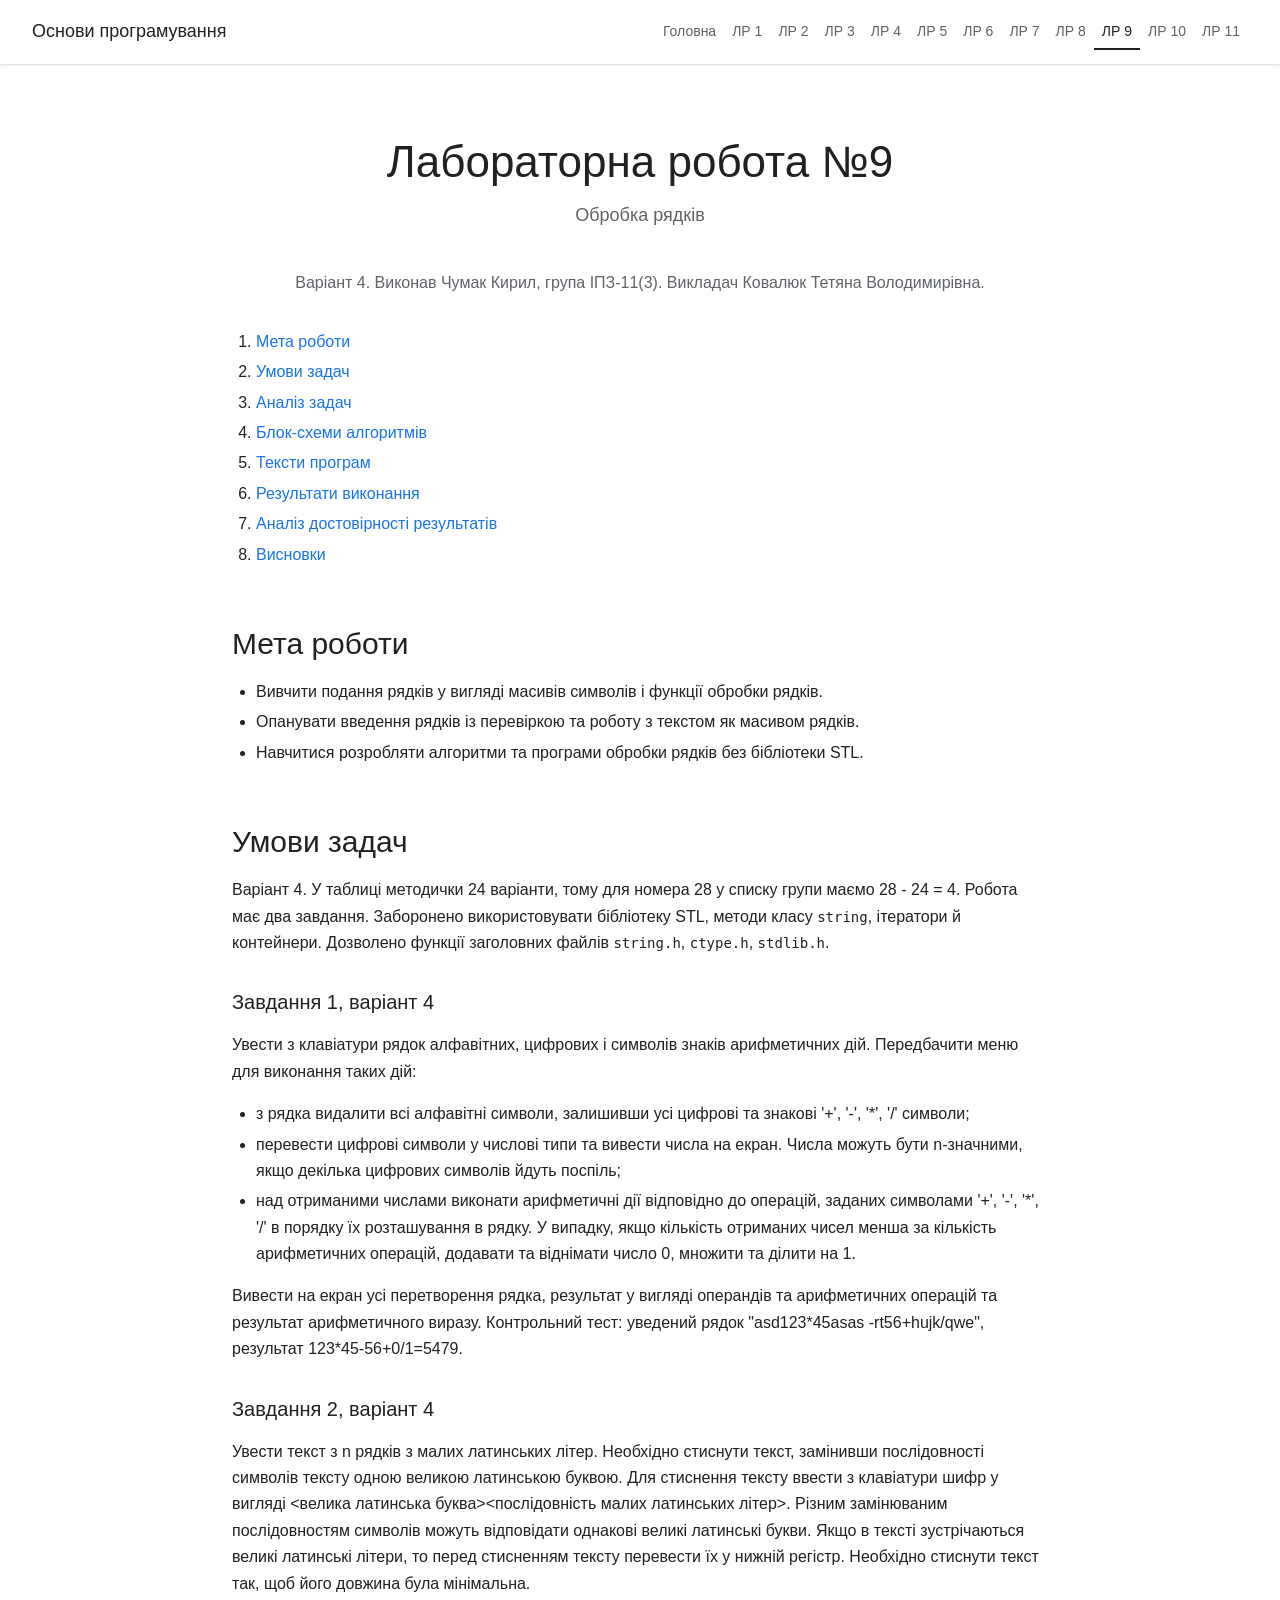
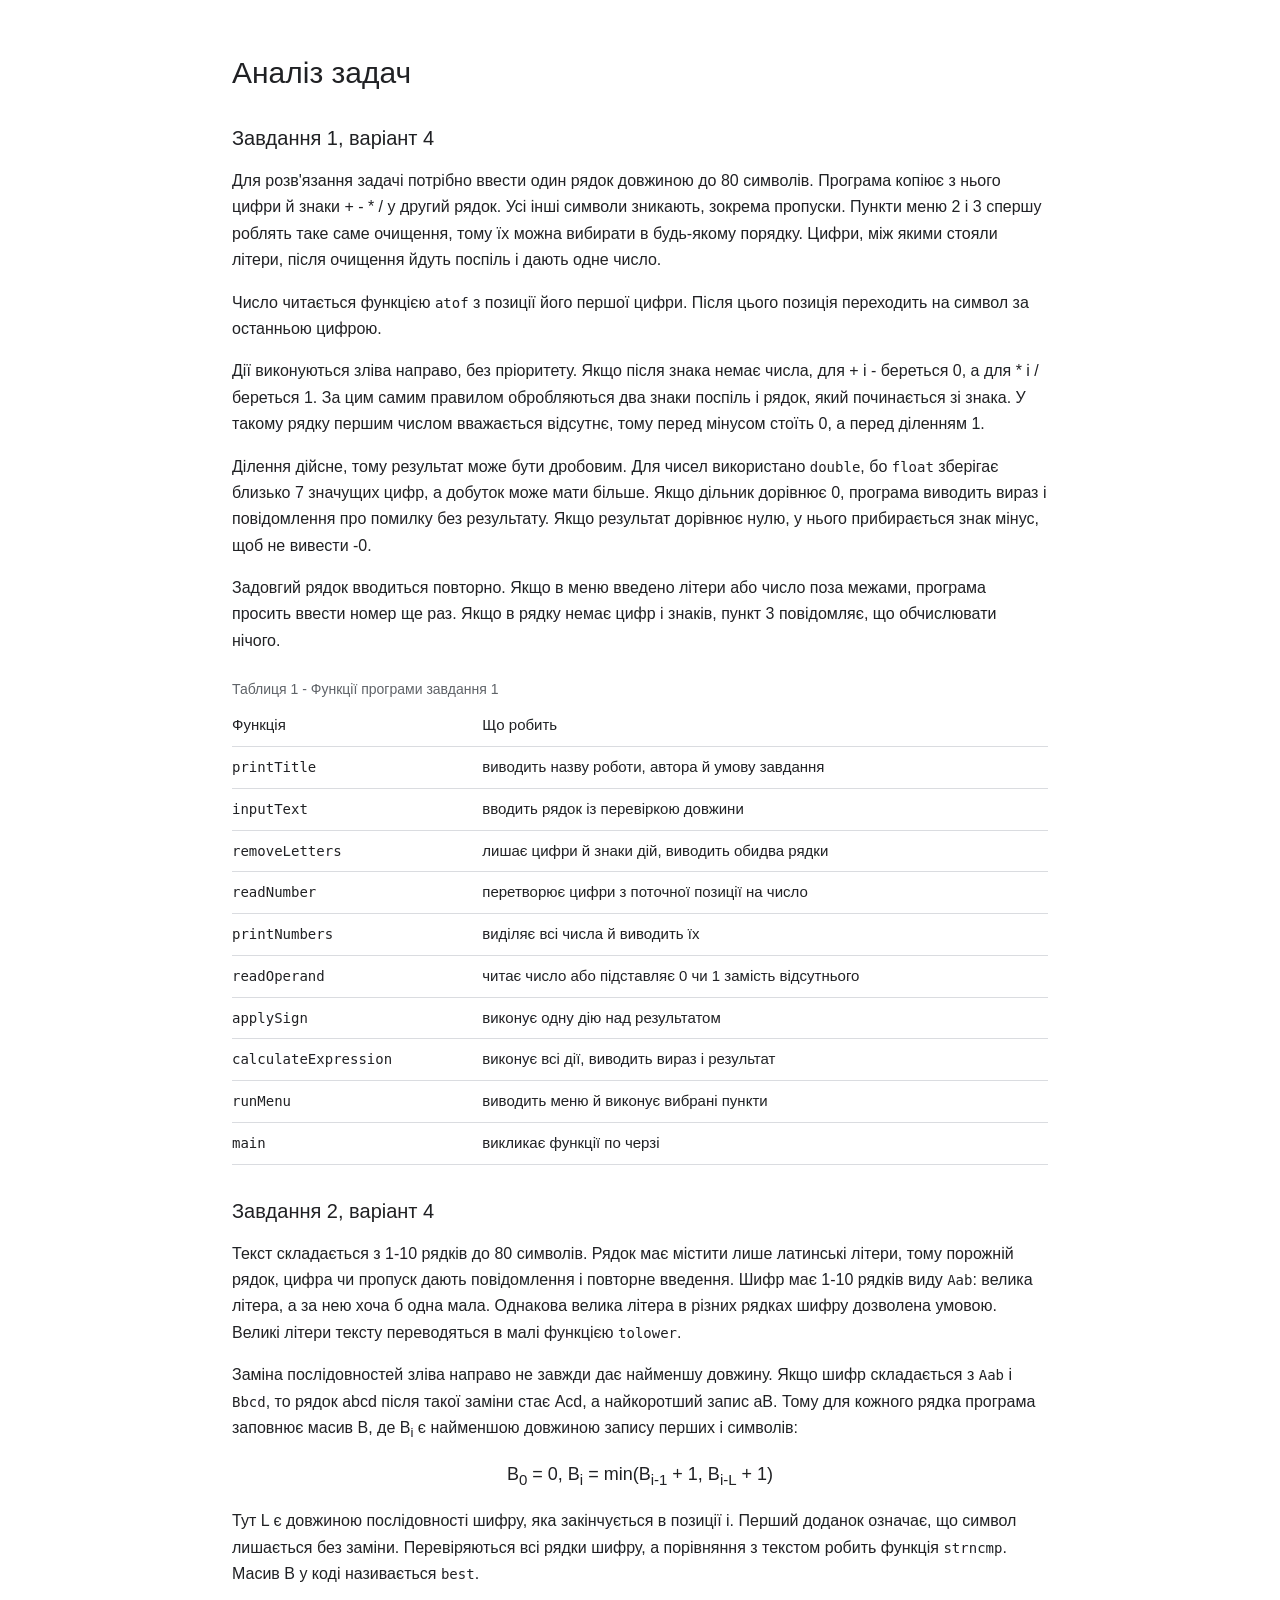
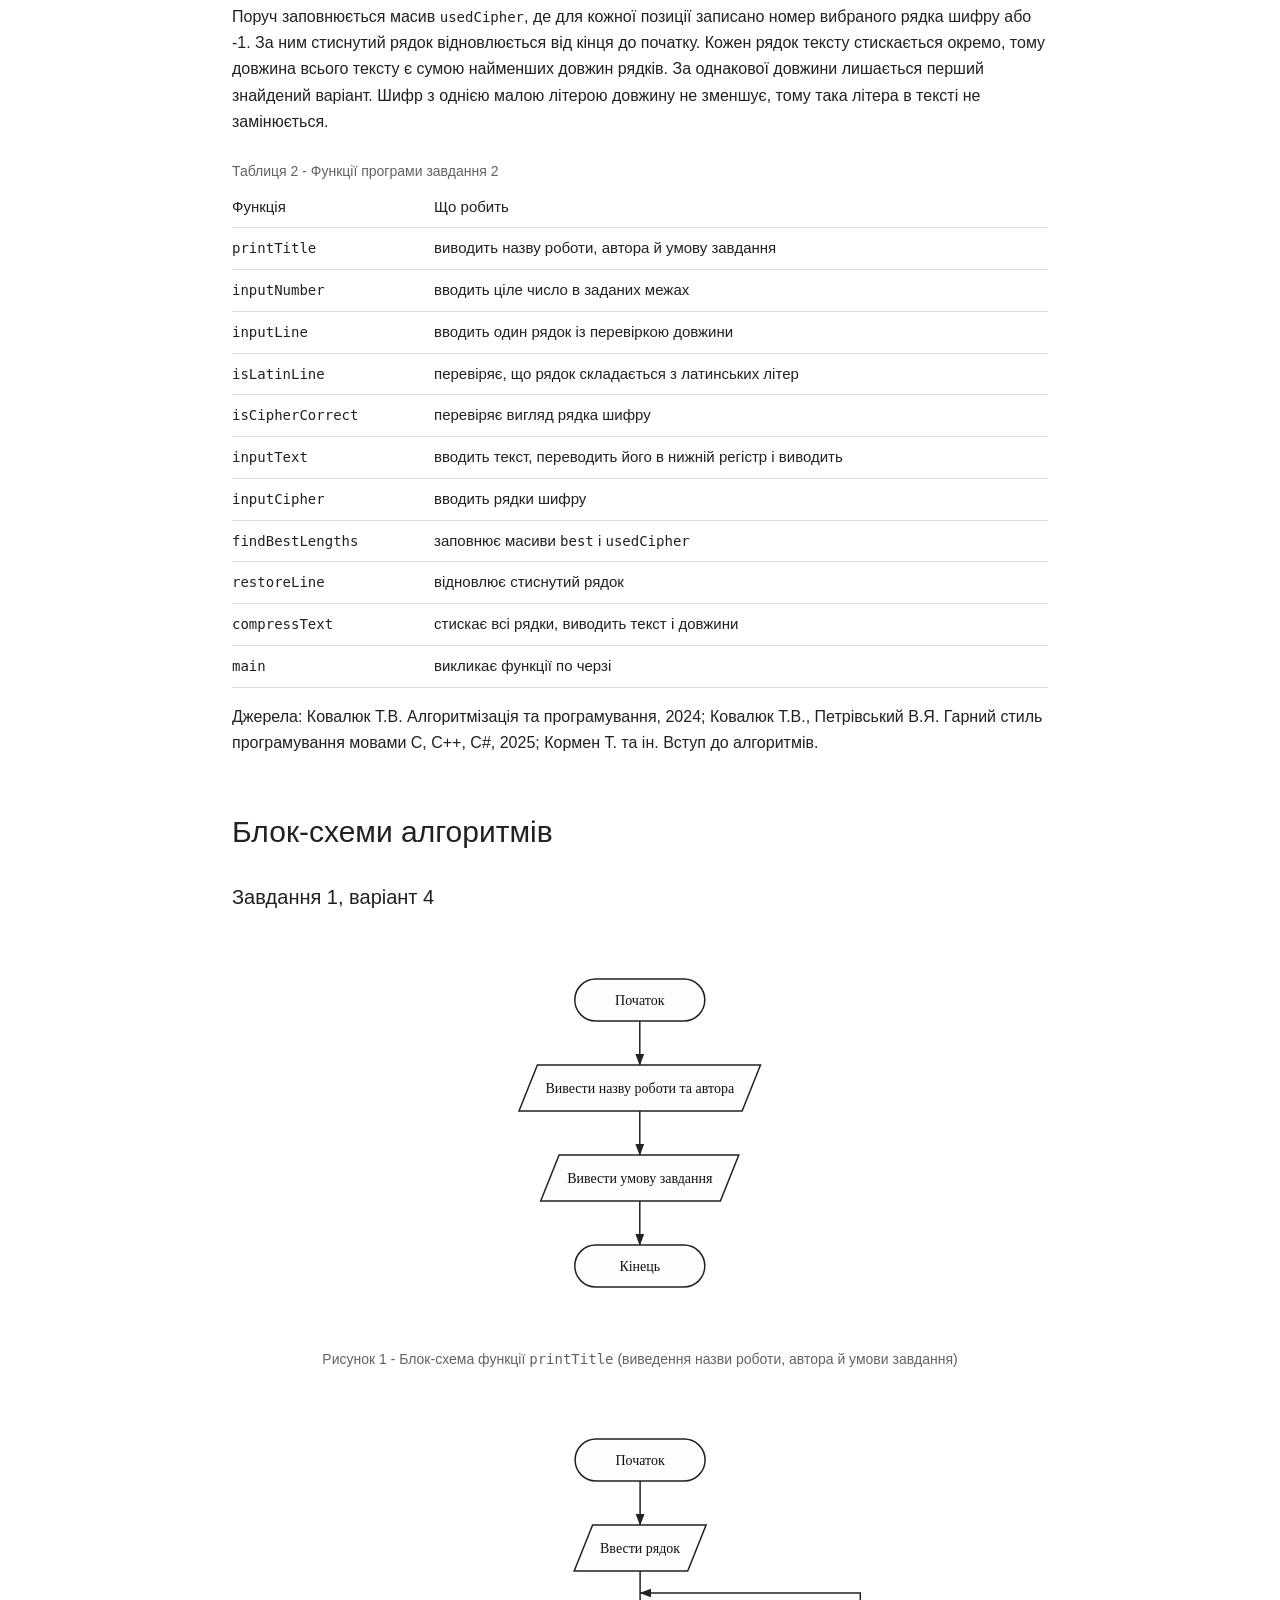
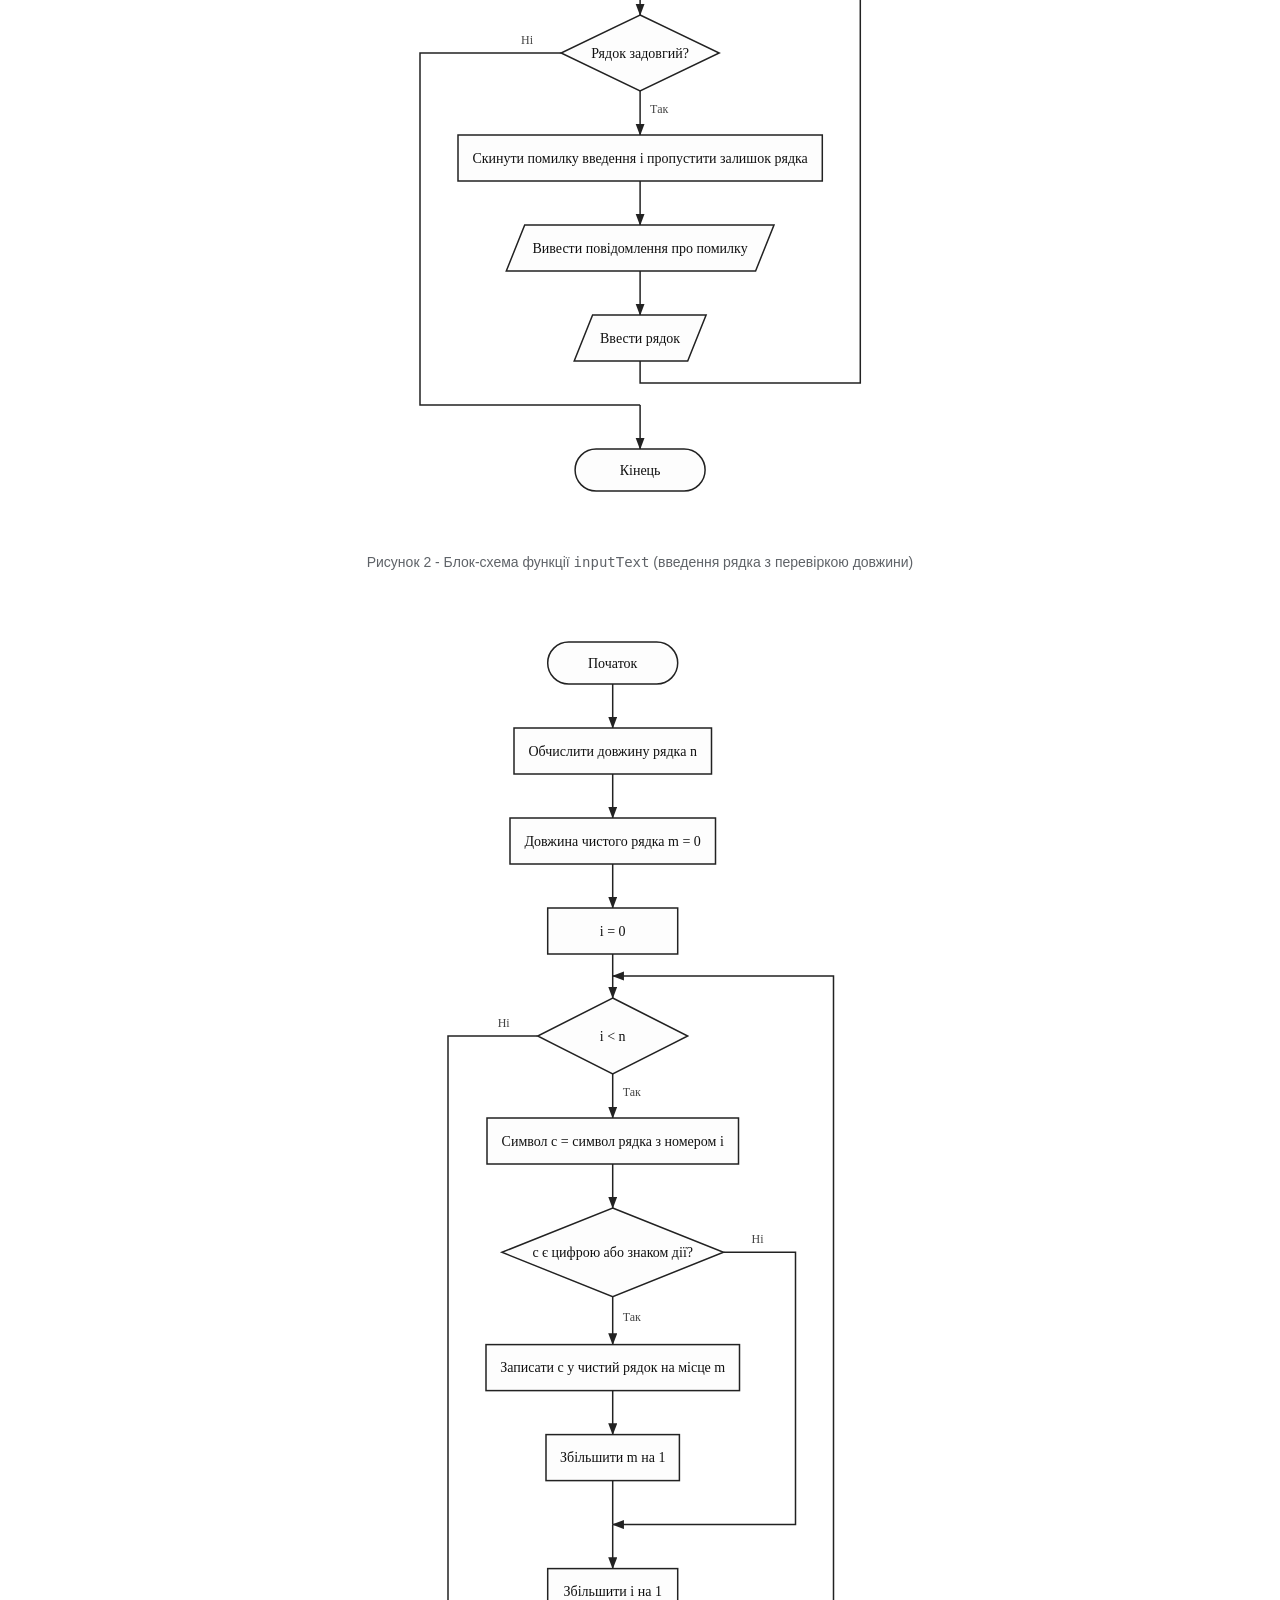
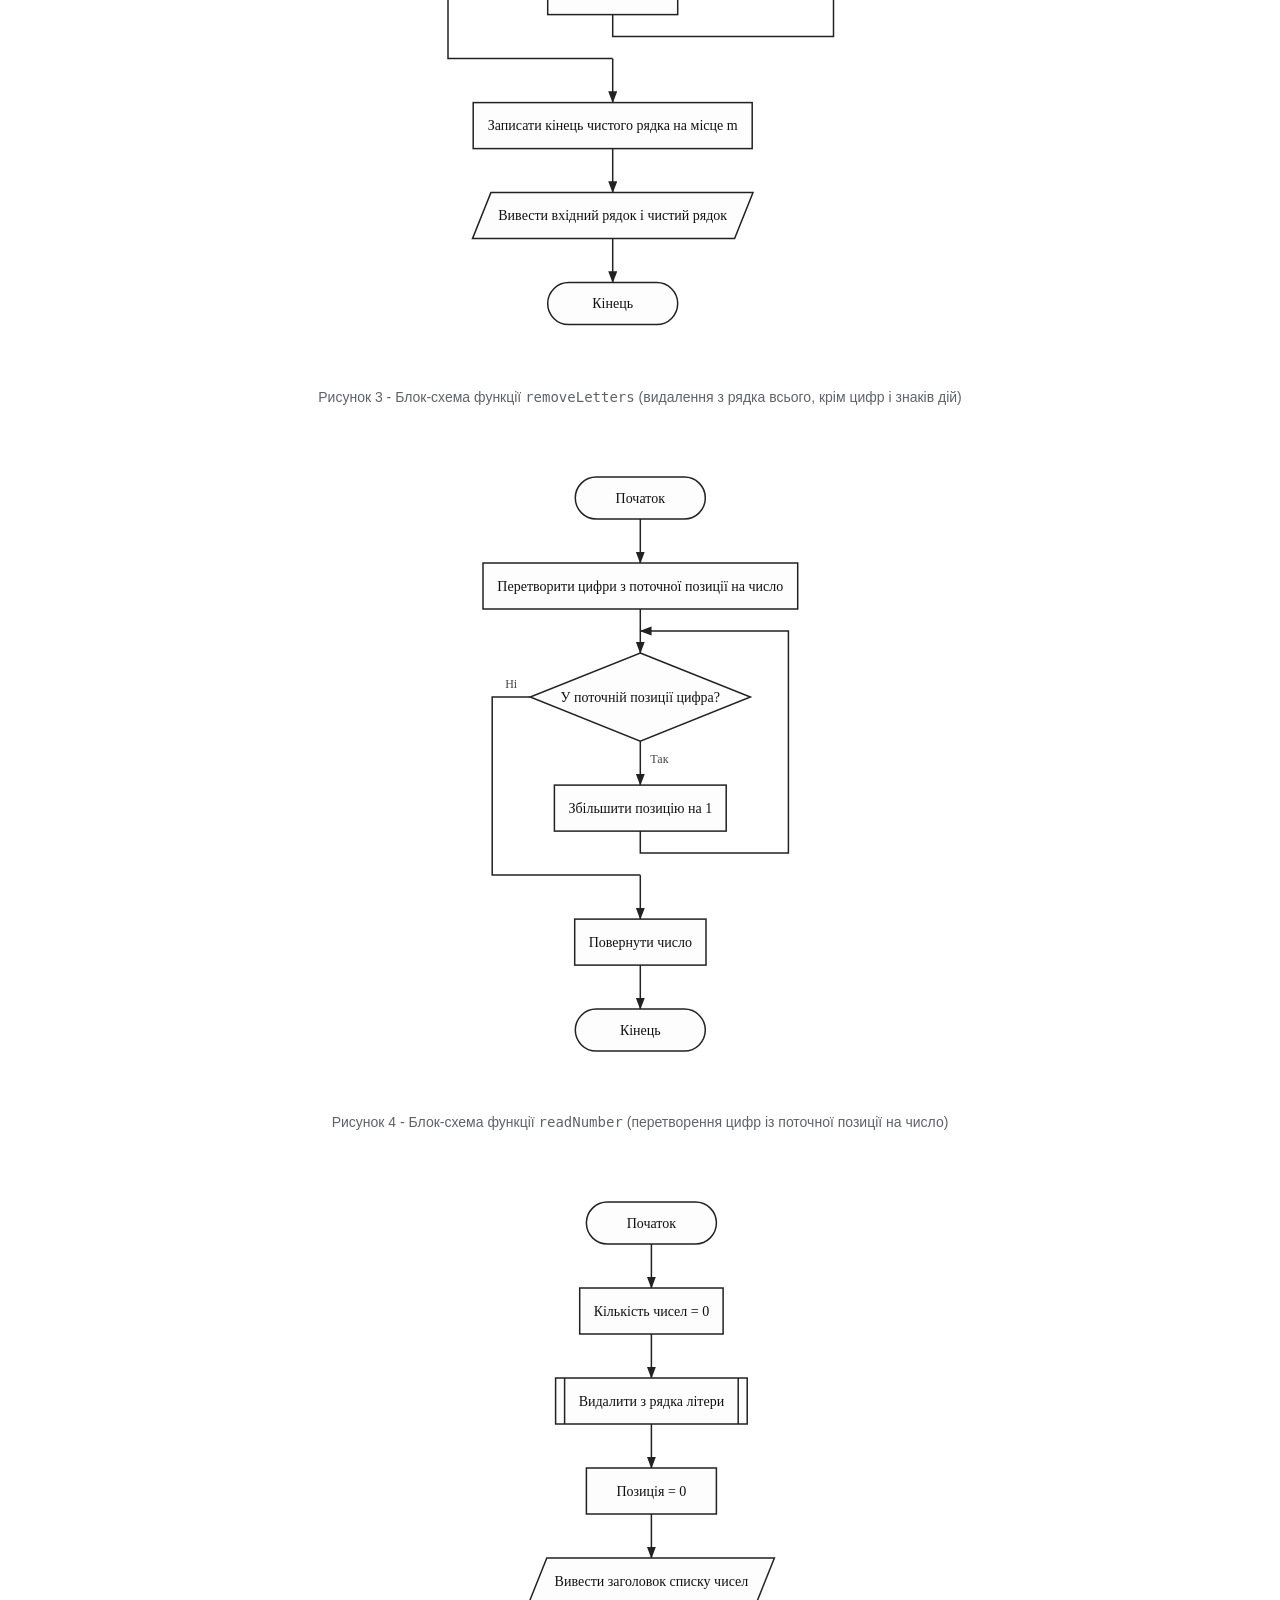
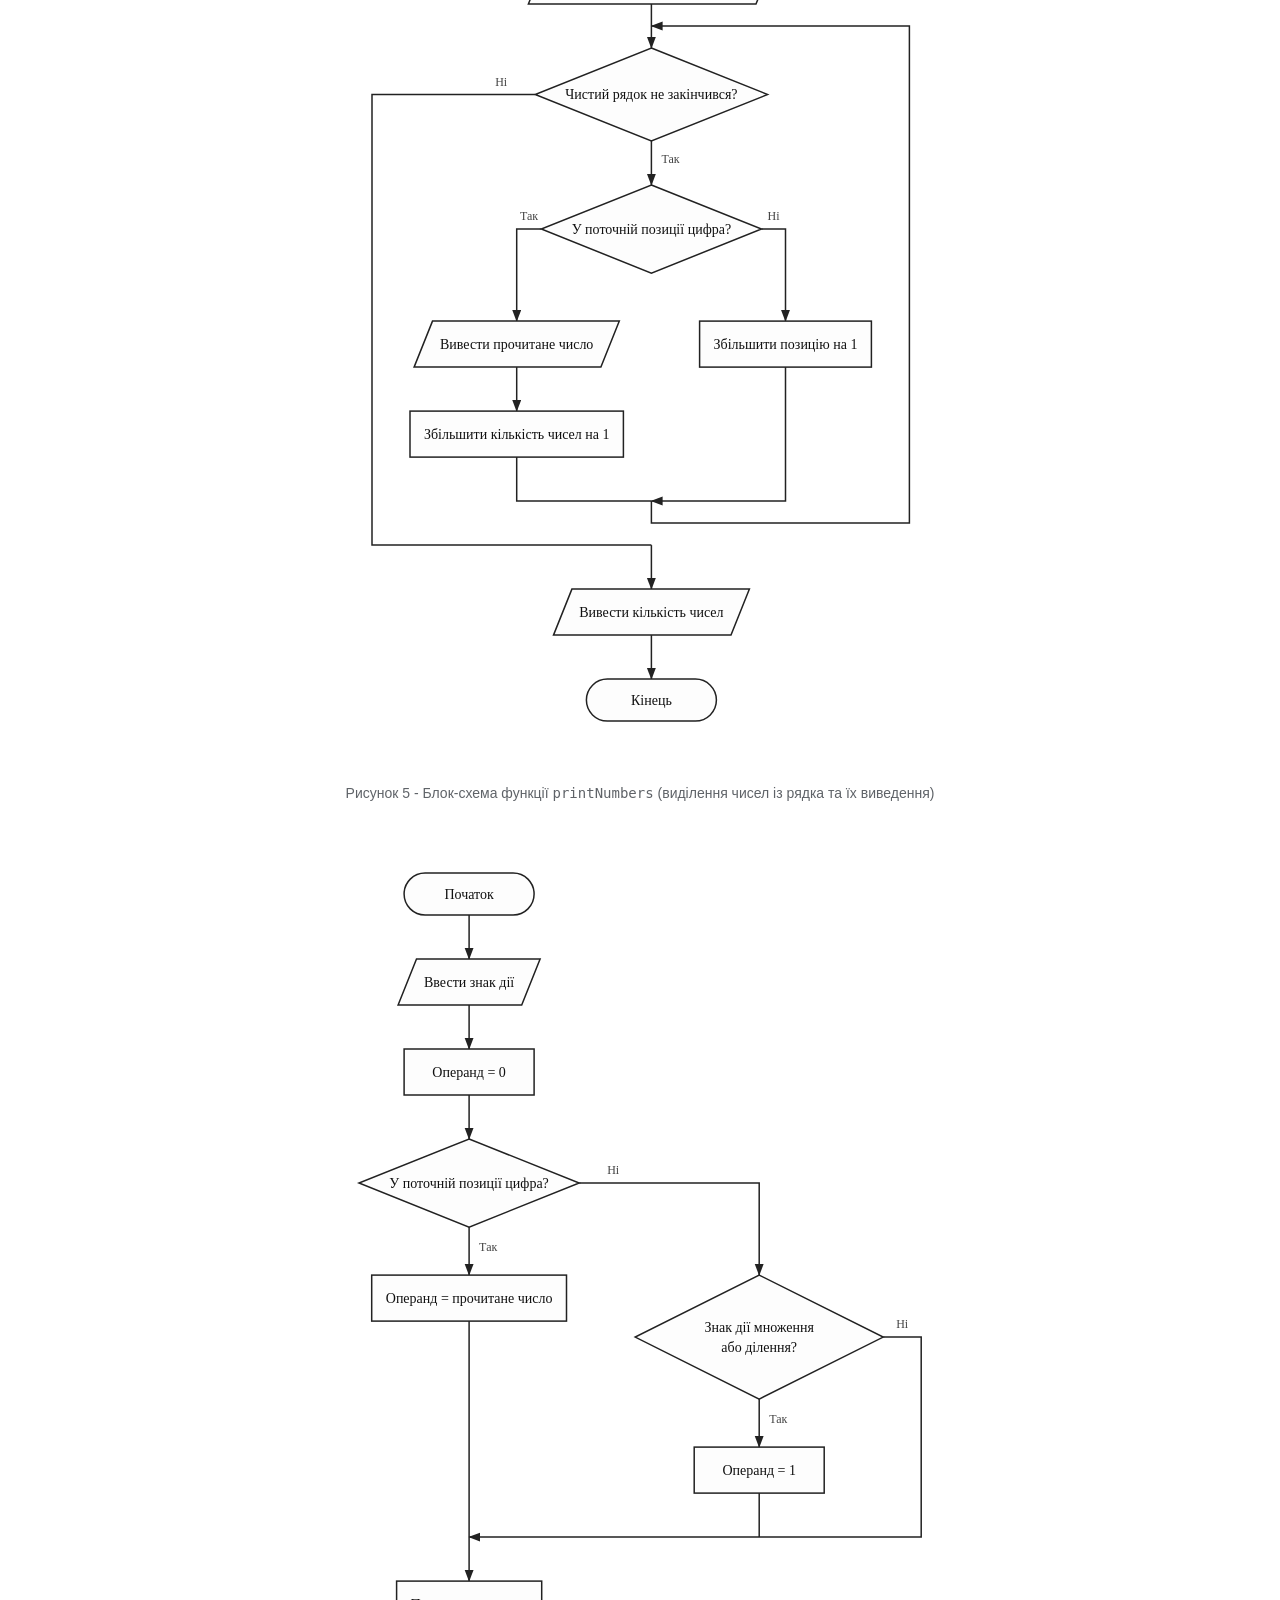
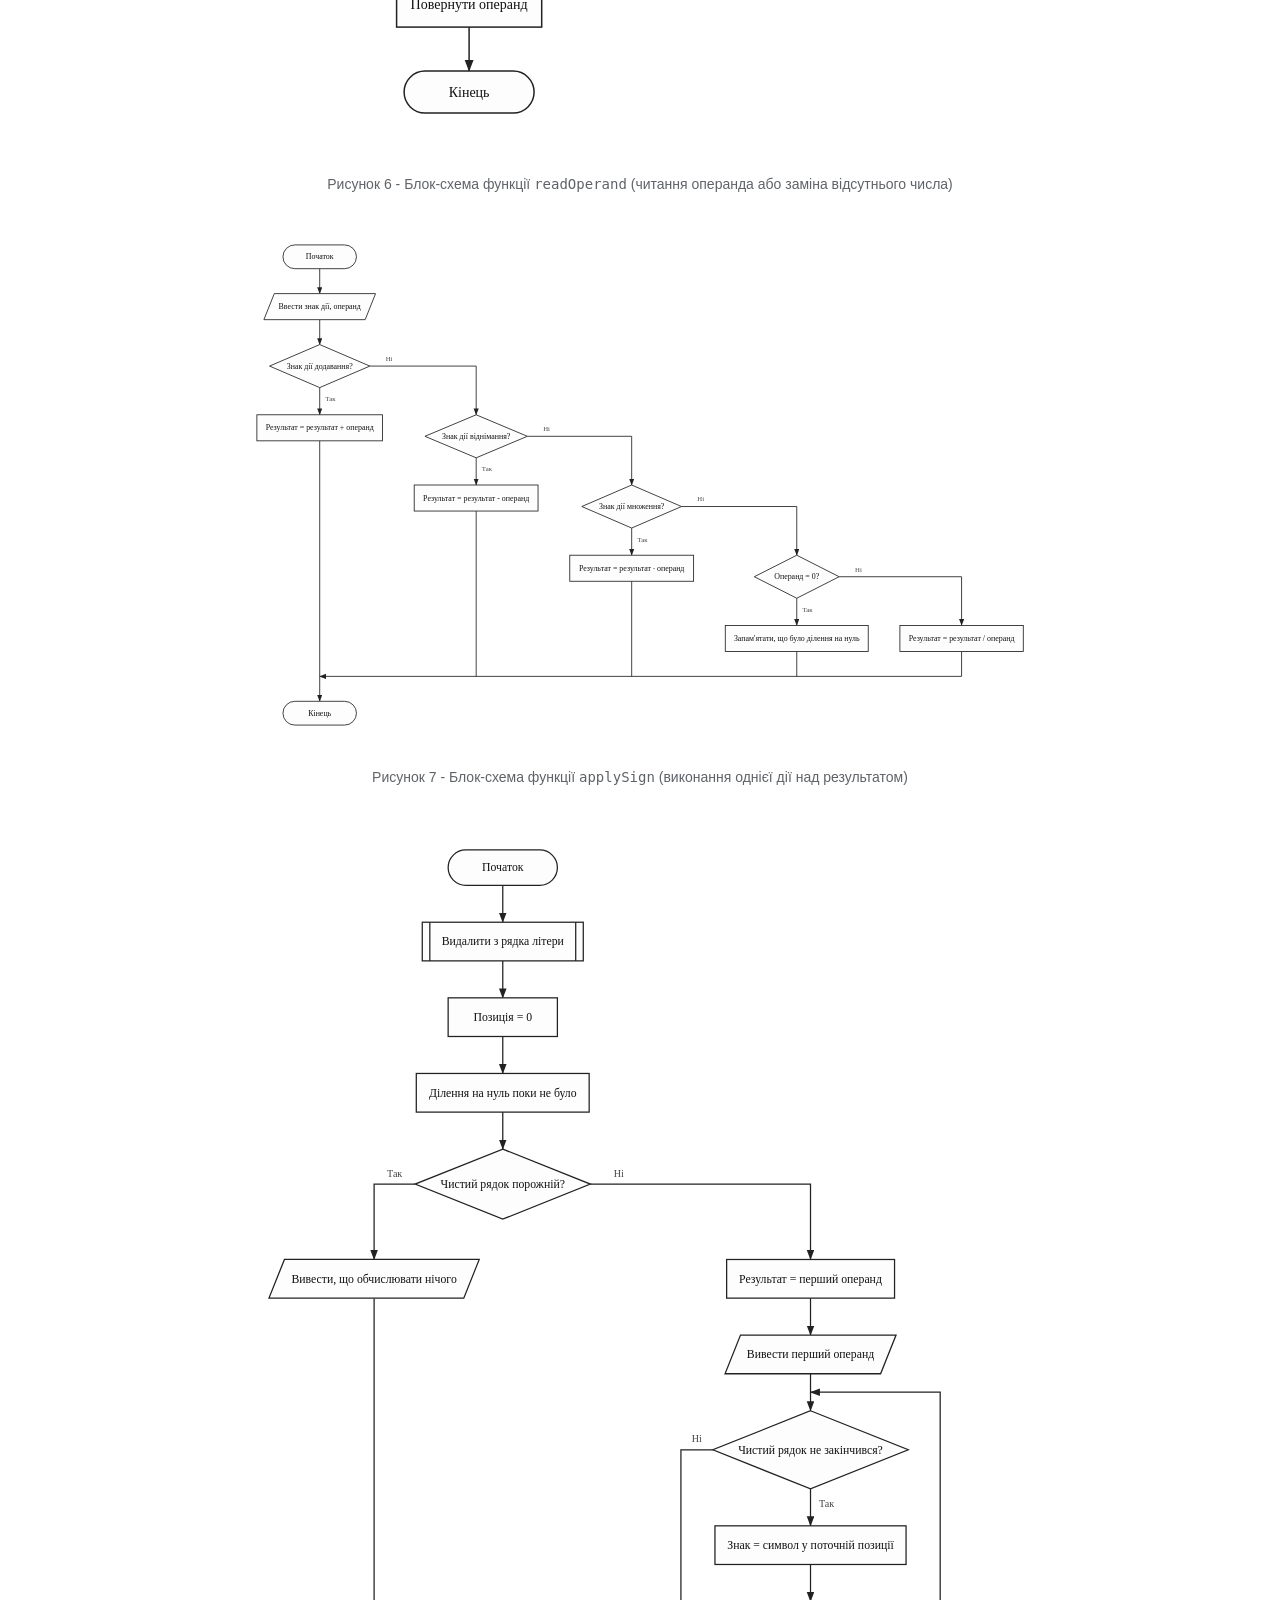
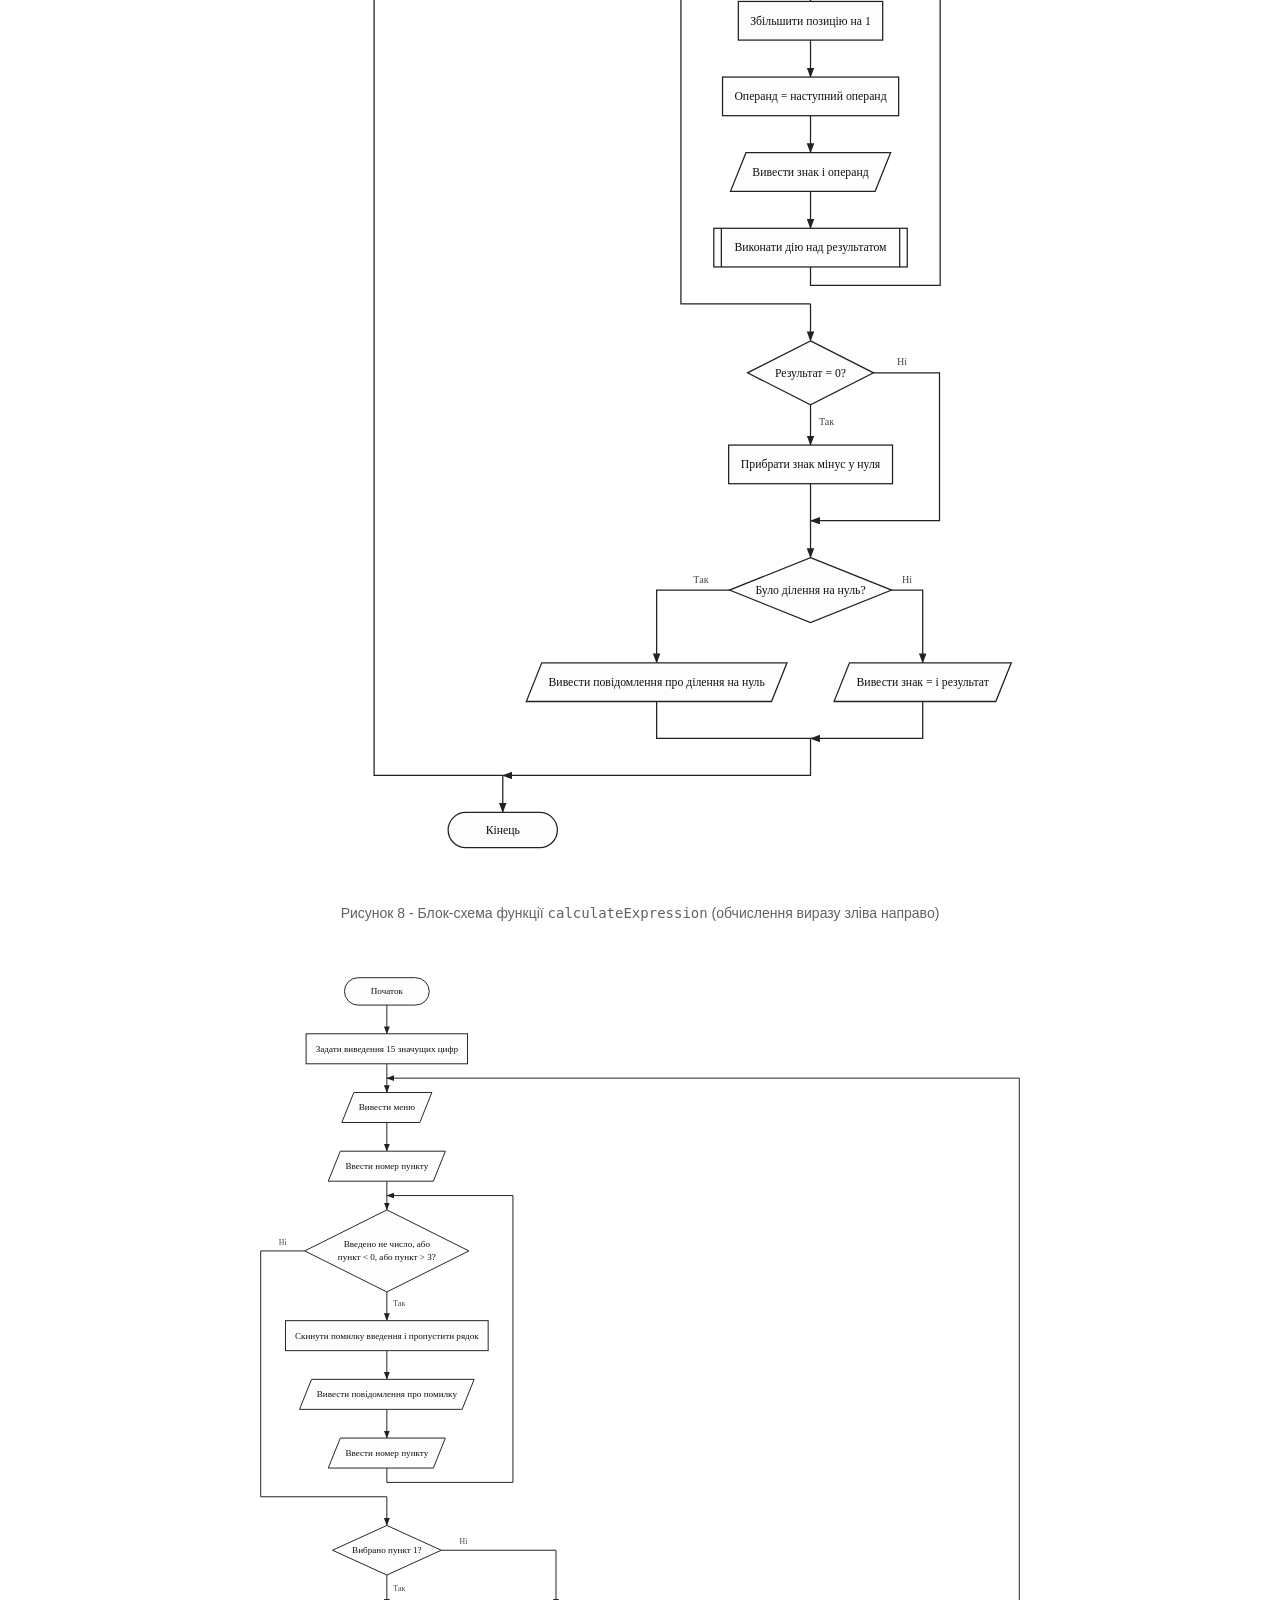
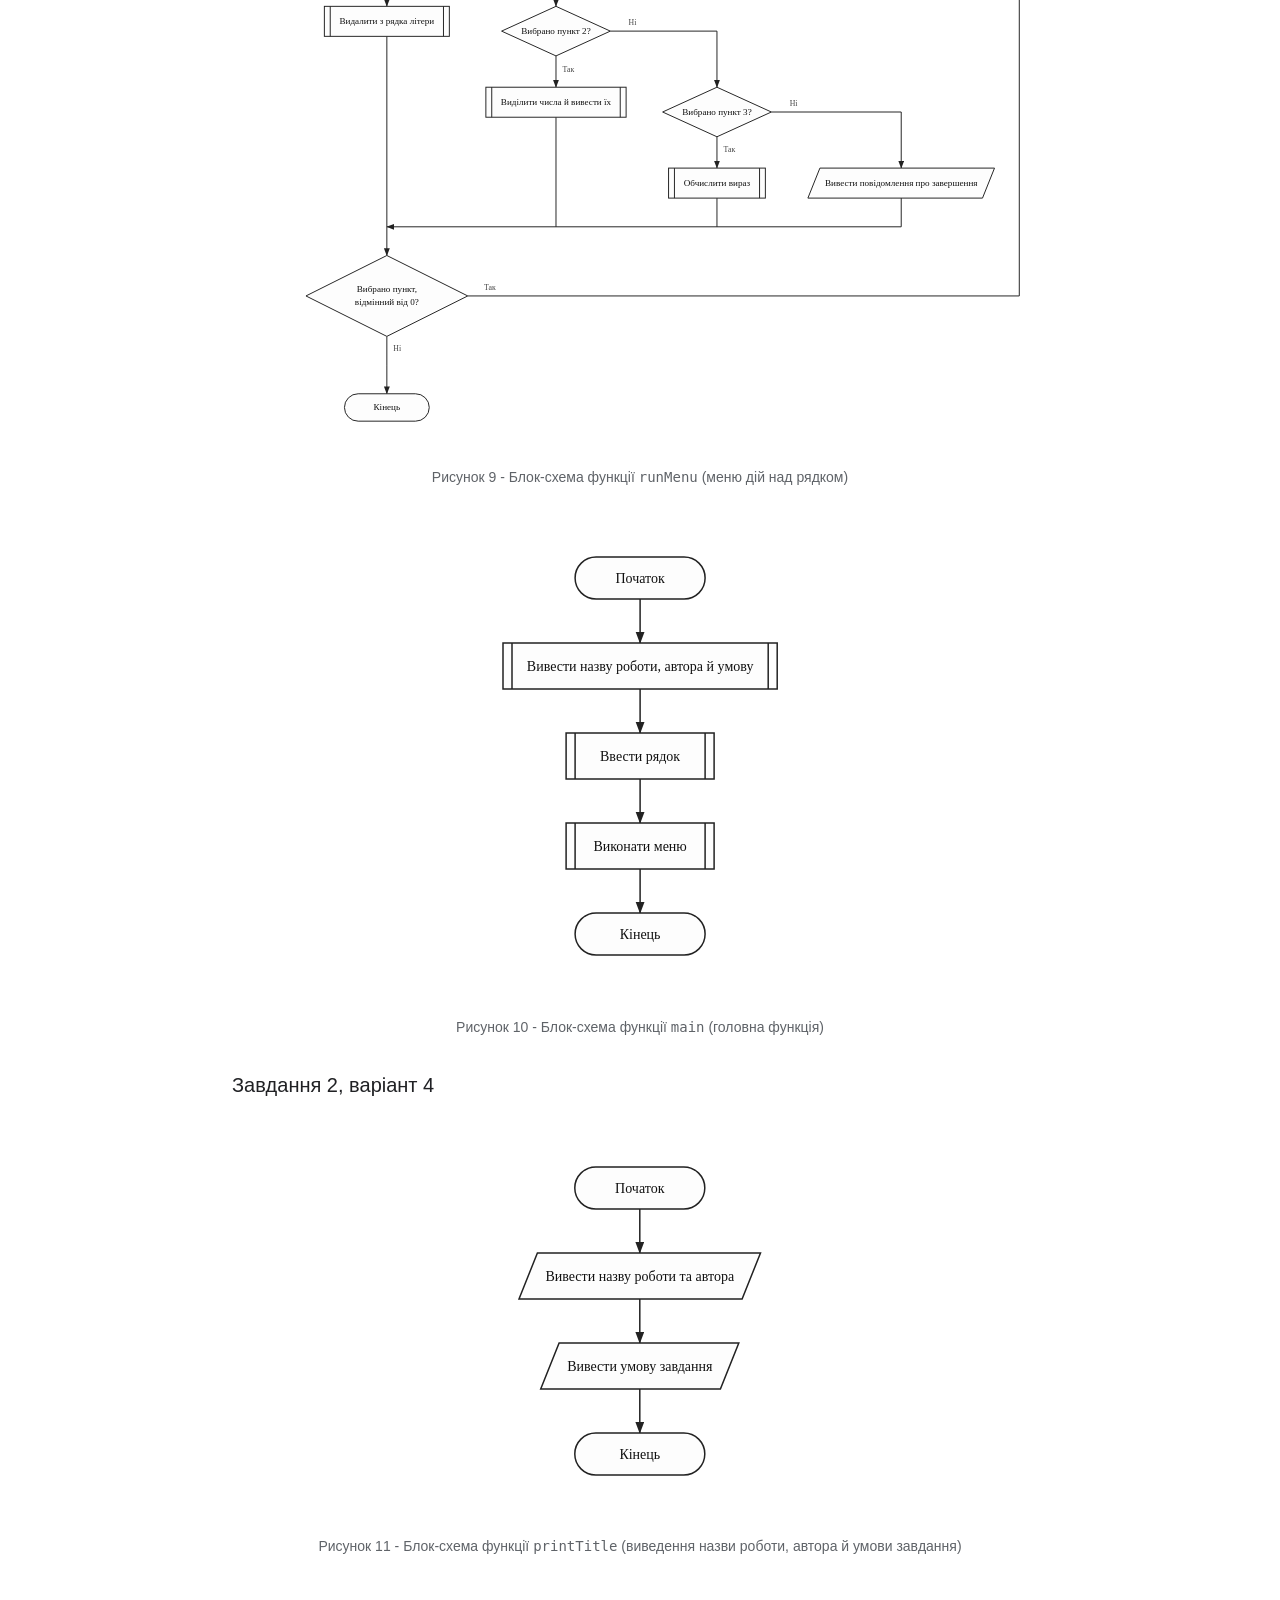
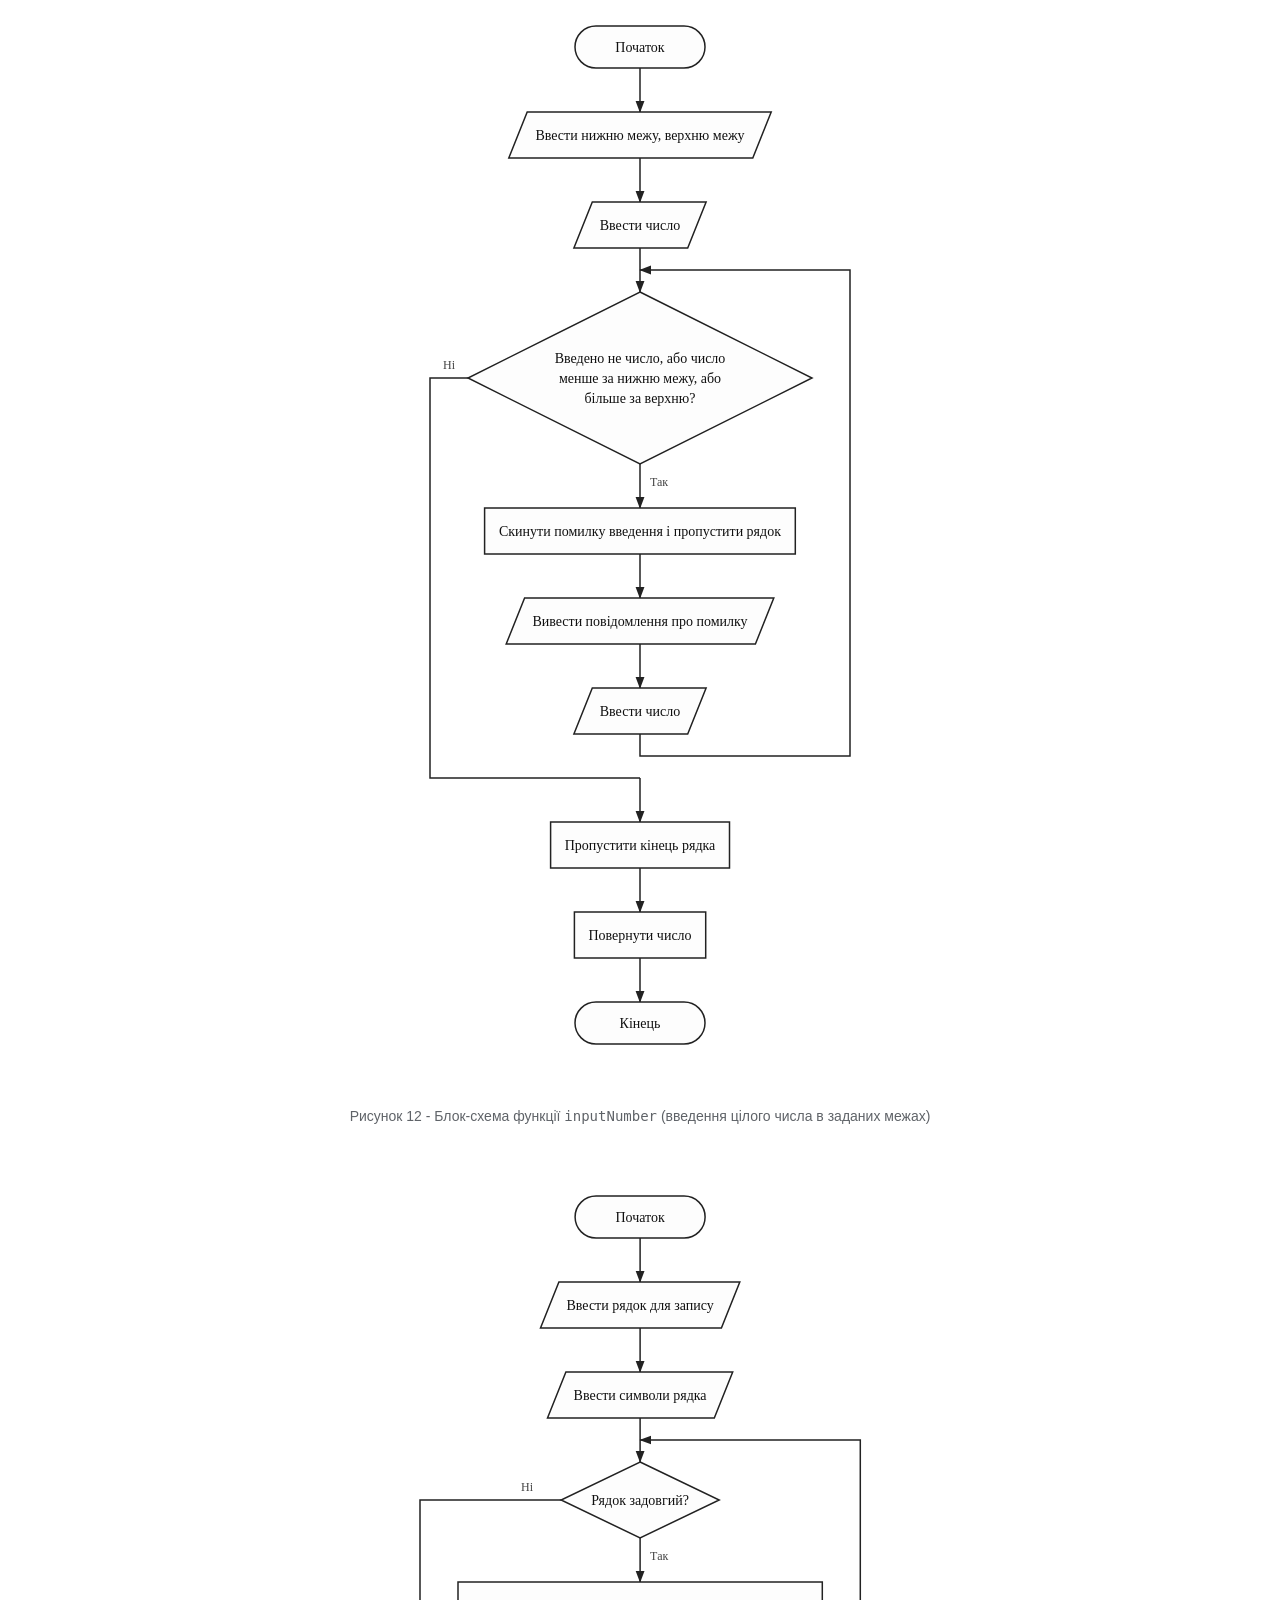
<file: lab09/index.html>
<!doctype html>
<html lang="uk">
<head>
<meta charset="utf-8">
<meta name="viewport" content="width=device-width, initial-scale=1">
<title>Лабораторна робота №9. Основи програмування</title>
<link rel="stylesheet" href="../style.css">
</head>
<body>
<header class="top">
<a class="site" href="../index.html">Основи програмування</a>
<nav class="wide" aria-label="Сторінки"><a href="../index.html">Головна</a><a href="../lab01/index.html">ЛР 1</a><a href="../lab02/index.html">ЛР 2</a><a href="../lab03/index.html">ЛР 3</a><a href="../lab04/index.html">ЛР 4</a><a href="../lab05/index.html">ЛР 5</a><a href="../lab06/index.html">ЛР 6</a><a href="../lab07/index.html">ЛР 7</a><a href="../lab08/index.html">ЛР 8</a><a href="../lab09/index.html" class="active" aria-current="page">ЛР 9</a><a href="../lab10/index.html">ЛР 10</a><a href="../lab11/index.html">ЛР 11</a></nav>
<details class="narrow"><summary>Меню</summary>
<nav aria-label="Сторінки"><a href="../index.html">Головна</a><a href="../lab01/index.html">ЛР 1</a><a href="../lab02/index.html">ЛР 2</a><a href="../lab03/index.html">ЛР 3</a><a href="../lab04/index.html">ЛР 4</a><a href="../lab05/index.html">ЛР 5</a><a href="../lab06/index.html">ЛР 6</a><a href="../lab07/index.html">ЛР 7</a><a href="../lab08/index.html">ЛР 8</a><a href="../lab09/index.html" class="active" aria-current="page">ЛР 9</a><a href="../lab10/index.html">ЛР 10</a><a href="../lab11/index.html">ЛР 11</a></nav></details>
</header>
<div class="banner"><h1>Лабораторна робота №9</h1><p>Обробка рядків</p></div>
<main class="content" id="content">
<p class="info">Варіант 4. Виконав Чумак Кирил, група ІПЗ-11(3). Викладач Ковалюк Тетяна Володимирівна.</p>
<nav class="toc" aria-label="Зміст"><ol><li><a href="#goal">Мета роботи</a></li><li><a href="#task">Умови задач</a></li><li><a href="#analysis">Аналіз задач</a></li><li><a href="#scheme">Блок-схеми алгоритмів</a></li><li><a href="#code">Тексти програм</a></li><li><a href="#results">Результати виконання</a></li><li><a href="#check">Аналіз достовірності результатів</a></li><li><a href="#conclusion">Висновки</a></li></ol></nav>
<section id="goal"><h2>Мета роботи</h2>
<ul>
<li>Вивчити подання рядків у вигляді масивів символів і функції обробки рядків.</li>
<li>Опанувати введення рядків із перевіркою та роботу з текстом як масивом рядків.</li>
<li>Навчитися розробляти алгоритми та програми обробки рядків без бібліотеки STL.</li>
</ul>
</section>
<section id="task"><h2>Умови задач</h2>
<p>Варіант 4. У таблиці методички 24 варіанти, тому для номера 28 у списку групи маємо
28 - 24 = 4. Робота має два завдання. Заборонено використовувати бібліотеку STL, методи класу
<code>string</code>, ітератори й контейнери. Дозволено функції заголовних файлів
<code>string.h</code>, <code>ctype.h</code>, <code>stdlib.h</code>.</p>
<h3>Завдання 1, варіант 4</h3>
<p>Увести з клавіатури рядок алфавітних, цифрових і символів знаків арифметичних дій. Передбачити
меню для виконання таких дій:</p>
<ul>
<li>з рядка видалити всі алфавітні символи, залишивши усі цифрові та знакові '+', '-', '*', '/'
символи;</li>
<li>перевести цифрові символи у числові типи та вивести числа на екран. Числа можуть бути
n-значними, якщо декілька цифрових символів йдуть поспіль;</li>
<li>над отриманими числами виконати арифметичні дії відповідно до операцій, заданих символами '+',
'-', '*', '/' в порядку їх розташування в рядку. У випадку, якщо кількість отриманих чисел менша за
кількість арифметичних операцій, додавати та віднімати число 0, множити та ділити на 1.</li>
</ul>
<p>Вивести на екран усі перетворення рядка, результат у вигляді операндів та арифметичних операцій
та результат арифметичного виразу. Контрольний тест: уведений рядок
"asd123*45asas -rt56+hujk/qwe", результат 123*45-56+0/1=5479.</p>
<h3>Завдання 2, варіант 4</h3>
<p>Увести текст з n рядків з малих латинських літер. Необхідно стиснути текст, замінивши
послідовності символів тексту одною великою латинською буквою. Для стиснення тексту ввести з
клавіатури шифр у вигляді &lt;велика латинська буква&gt;&lt;послідовність малих латинських
літер&gt;. Різним замінюваним послідовностям символів можуть відповідати однакові великі латинські
букви. Якщо в тексті зустрічаються великі латинські літери, то перед стисненням тексту перевести їх
у нижній регістр. Необхідно стиснути текст так, щоб його довжина була мінімальна.</p>
</section>
<section id="analysis"><h2>Аналіз задач</h2>
<h3>Завдання 1, варіант 4</h3>
<p>Для розв'язання задачі потрібно ввести один рядок довжиною до 80 символів. Програма копіює з нього
цифри й знаки + - * / у другий рядок. Усі інші символи зникають, зокрема пропуски. Пункти меню 2 і 3
спершу роблять таке саме очищення, тому їх можна вибирати в будь-якому порядку. Цифри, між якими
стояли літери, після очищення йдуть поспіль і дають одне число.</p>
<p>Число читається функцією <code>atof</code> з позиції його першої цифри. Після цього позиція
переходить на символ за останньою цифрою.</p>
<p>Дії виконуються зліва направо, без пріоритету. Якщо після знака немає числа, для + і - береться 0,
а для * і / береться 1. За цим самим правилом обробляються два знаки поспіль і рядок, який
починається зі знака. У такому рядку першим числом вважається відсутнє, тому перед мінусом стоїть 0,
а перед діленням 1.</p>
<p>Ділення дійсне, тому результат може бути дробовим. Для чисел використано <code>double</code>, бо
<code>float</code> зберігає близько 7 значущих цифр, а добуток може мати більше. Якщо дільник
дорівнює 0, програма виводить вираз і повідомлення про помилку без результату. Якщо результат
дорівнює нулю, у нього прибирається знак мінус, щоб не вивести -0.</p>
<p>Задовгий рядок вводиться повторно. Якщо в меню введено літери або число поза межами, програма просить
ввести номер ще раз. Якщо в рядку немає цифр і знаків, пункт 3 повідомляє, що обчислювати нічого.</p>
<p class="tcap">Таблиця 1 - Функції програми завдання 1</p>
<div class="table-scroll"><table>
<tr><th>Функція</th><th>Що робить</th></tr>
<tr><td><code>printTitle</code></td><td>виводить назву роботи, автора й умову завдання</td></tr>
<tr><td><code>inputText</code></td><td>вводить рядок із перевіркою довжини</td></tr>
<tr><td><code>removeLetters</code></td><td>лишає цифри й знаки дій, виводить обидва рядки</td></tr>
<tr><td><code>readNumber</code></td><td>перетворює цифри з поточної позиції на число</td></tr>
<tr><td><code>printNumbers</code></td><td>виділяє всі числа й виводить їх</td></tr>
<tr><td><code>readOperand</code></td><td>читає число або підставляє 0 чи 1 замість відсутнього</td></tr>
<tr><td><code>applySign</code></td><td>виконує одну дію над результатом</td></tr>
<tr><td><code>calculateExpression</code></td><td>виконує всі дії, виводить вираз і результат</td></tr>
<tr><td><code>runMenu</code></td><td>виводить меню й виконує вибрані пункти</td></tr>
<tr><td><code>main</code></td><td>викликає функції по черзі</td></tr>
</table></div>
<h3>Завдання 2, варіант 4</h3>
<p>Текст складається з 1-10 рядків до 80 символів. Рядок має містити лише латинські літери, тому
порожній рядок, цифра чи пропуск дають повідомлення і повторне введення. Шифр має 1-10 рядків виду
<code>Aab</code>: велика літера, а за нею хоча б одна мала. Однакова велика літера в різних рядках
шифру дозволена умовою. Великі літери тексту переводяться в малі функцією <code>tolower</code>.</p>
<p>Заміна послідовностей зліва направо не завжди дає найменшу довжину. Якщо шифр складається з
<code>Aab</code> і <code>Bbcd</code>, то рядок abcd після такої заміни стає Acd, а найкоротший запис
aB. Тому для кожного рядка програма заповнює масив B, де B<sub>i</sub> є найменшою довжиною запису
перших i символів:</p>
<div class="formula">B<sub>0</sub> = 0, B<sub>i</sub> = min(B<sub>i-1</sub> + 1,
B<sub>i-L</sub> + 1)</div>
<p>Тут L є довжиною послідовності шифру, яка закінчується в позиції i. Перший доданок означає, що
символ лишається без заміни. Перевіряються всі рядки шифру, а порівняння з текстом робить функція
<code>strncmp</code>. Масив B у коді називається <code>best</code>.</p>
<p>Поруч заповнюється масив <code>usedCipher</code>, де для кожної позиції записано номер вибраного
рядка шифру або -1. За ним стиснутий рядок відновлюється від кінця до початку. Кожен рядок тексту
стискається окремо, тому довжина всього тексту є сумою найменших довжин рядків. За однакової довжини
лишається перший знайдений варіант. Шифр з однією малою літерою довжину не зменшує, тому така літера
в тексті не замінюється.</p>
<p class="tcap">Таблиця 2 - Функції програми завдання 2</p>
<div class="table-scroll"><table>
<tr><th>Функція</th><th>Що робить</th></tr>
<tr><td><code>printTitle</code></td><td>виводить назву роботи, автора й умову завдання</td></tr>
<tr><td><code>inputNumber</code></td><td>вводить ціле число в заданих межах</td></tr>
<tr><td><code>inputLine</code></td><td>вводить один рядок із перевіркою довжини</td></tr>
<tr><td><code>isLatinLine</code></td><td>перевіряє, що рядок складається з латинських літер</td></tr>
<tr><td><code>isCipherCorrect</code></td><td>перевіряє вигляд рядка шифру</td></tr>
<tr><td><code>inputText</code></td><td>вводить текст, переводить його в нижній регістр і виводить</td></tr>
<tr><td><code>inputCipher</code></td><td>вводить рядки шифру</td></tr>
<tr><td><code>findBestLengths</code></td><td>заповнює масиви <code>best</code> і <code>usedCipher</code></td></tr>
<tr><td><code>restoreLine</code></td><td>відновлює стиснутий рядок</td></tr>
<tr><td><code>compressText</code></td><td>стискає всі рядки, виводить текст і довжини</td></tr>
<tr><td><code>main</code></td><td>викликає функції по черзі</td></tr>
</table></div>
<p>Джерела: Ковалюк Т.В. Алгоритмізація та програмування, 2024; Ковалюк Т.В., Петрівський В.Я.
Гарний стиль програмування мовами C, C++, C#, 2025; Кормен Т. та ін. Вступ до алгоритмів.</p>
</section>
<section id="scheme"><h2>Блок-схеми алгоритмів</h2>
<h3>Завдання 1, варіант 4</h3>
<figure class="fc"><a href="img/task1-fc-printTitle.svg"><img src="img/task1-fc-printTitle.svg" alt="" loading="lazy"></a><figcaption>Рисунок 1 - Блок-схема функції <code>printTitle</code> (виведення назви роботи, автора й умови завдання)</figcaption></figure>
<figure class="fc"><a href="img/task1-fc-inputText.svg"><img src="img/task1-fc-inputText.svg" alt="" loading="lazy"></a><figcaption>Рисунок 2 - Блок-схема функції <code>inputText</code> (введення рядка з перевіркою довжини)</figcaption></figure>
<figure class="fc"><a href="img/task1-fc-removeLetters.svg"><img src="img/task1-fc-removeLetters.svg" alt="" loading="lazy"></a><figcaption>Рисунок 3 - Блок-схема функції <code>removeLetters</code> (видалення з рядка всього, крім цифр і знаків дій)</figcaption></figure>
<figure class="fc"><a href="img/task1-fc-readNumber.svg"><img src="img/task1-fc-readNumber.svg" alt="" loading="lazy"></a><figcaption>Рисунок 4 - Блок-схема функції <code>readNumber</code> (перетворення цифр із поточної позиції на число)</figcaption></figure>
<figure class="fc"><a href="img/task1-fc-printNumbers.svg"><img src="img/task1-fc-printNumbers.svg" alt="" loading="lazy"></a><figcaption>Рисунок 5 - Блок-схема функції <code>printNumbers</code> (виділення чисел із рядка та їх виведення)</figcaption></figure>
<figure class="fc"><a href="img/task1-fc-readOperand.svg"><img src="img/task1-fc-readOperand.svg" alt="" loading="lazy"></a><figcaption>Рисунок 6 - Блок-схема функції <code>readOperand</code> (читання операнда або заміна відсутнього числа)</figcaption></figure>
<figure class="fc"><a href="img/task1-fc-applySign.svg"><img src="img/task1-fc-applySign.svg" alt="" loading="lazy"></a><figcaption>Рисунок 7 - Блок-схема функції <code>applySign</code> (виконання однієї дії над результатом)</figcaption></figure>
<figure class="fc"><a href="img/task1-fc-calculateExpression.svg"><img src="img/task1-fc-calculateExpression.svg" alt="" loading="lazy"></a><figcaption>Рисунок 8 - Блок-схема функції <code>calculateExpression</code> (обчислення виразу зліва направо)</figcaption></figure>
<figure class="fc"><a href="img/task1-fc-runMenu.svg"><img src="img/task1-fc-runMenu.svg" alt="" loading="lazy"></a><figcaption>Рисунок 9 - Блок-схема функції <code>runMenu</code> (меню дій над рядком)</figcaption></figure>
<figure class="fc"><a href="img/task1-fc-main.svg"><img src="img/task1-fc-main.svg" alt="" loading="lazy"></a><figcaption>Рисунок 10 - Блок-схема функції <code>main</code> (головна функція)</figcaption></figure>
<h3>Завдання 2, варіант 4</h3>
<figure class="fc"><a href="img/task2-fc-printTitle.svg"><img src="img/task2-fc-printTitle.svg" alt="" loading="lazy"></a><figcaption>Рисунок 11 - Блок-схема функції <code>printTitle</code> (виведення назви роботи, автора й умови завдання)</figcaption></figure>
<figure class="fc"><a href="img/task2-fc-inputNumber.svg"><img src="img/task2-fc-inputNumber.svg" alt="" loading="lazy"></a><figcaption>Рисунок 12 - Блок-схема функції <code>inputNumber</code> (введення цілого числа в заданих межах)</figcaption></figure>
<figure class="fc"><a href="img/task2-fc-inputLine.svg"><img src="img/task2-fc-inputLine.svg" alt="" loading="lazy"></a><figcaption>Рисунок 13 - Блок-схема функції <code>inputLine</code> (введення одного рядка з перевіркою довжини)</figcaption></figure>
<figure class="fc"><a href="img/task2-fc-isLatinLine.svg"><img src="img/task2-fc-isLatinLine.svg" alt="" loading="lazy"></a><figcaption>Рисунок 14 - Блок-схема функції <code>isLatinLine</code> (перевірка, що рядок складається з латинських літер)</figcaption></figure>
<figure class="fc"><a href="img/task2-fc-isCipherCorrect.svg"><img src="img/task2-fc-isCipherCorrect.svg" alt="" loading="lazy"></a><figcaption>Рисунок 15 - Блок-схема функції <code>isCipherCorrect</code> (перевірка рядка шифру)</figcaption></figure>
<figure class="fc"><a href="img/task2-fc-inputText.svg"><img src="img/task2-fc-inputText.svg" alt="" loading="lazy"></a><figcaption>Рисунок 16 - Блок-схема функції <code>inputText</code> (введення тексту й переведення в нижній регістр)</figcaption></figure>
<figure class="fc"><a href="img/task2-fc-inputCipher.svg"><img src="img/task2-fc-inputCipher.svg" alt="" loading="lazy"></a><figcaption>Рисунок 17 - Блок-схема функції <code>inputCipher</code> (введення рядків шифру)</figcaption></figure>
<figure class="fc"><a href="img/task2-fc-findBestLengths.svg"><img src="img/task2-fc-findBestLengths.svg" alt="" loading="lazy"></a><figcaption>Рисунок 18 - Блок-схема функції <code>findBestLengths</code> (пошук найменших довжин Bᵢ для одного рядка)</figcaption></figure>
<figure class="fc"><a href="img/task2-fc-restoreLine.svg"><img src="img/task2-fc-restoreLine.svg" alt="" loading="lazy"></a><figcaption>Рисунок 19 - Блок-схема функції <code>restoreLine</code> (відновлення стиснутого рядка від кінця до початку)</figcaption></figure>
<figure class="fc"><a href="img/task2-fc-compressText.svg"><img src="img/task2-fc-compressText.svg" alt="" loading="lazy"></a><figcaption>Рисунок 20 - Блок-схема функції <code>compressText</code> (стиснення тексту й виведення довжин)</figcaption></figure>
<figure class="fc"><a href="img/task2-fc-main.svg"><img src="img/task2-fc-main.svg" alt="" loading="lazy"></a><figcaption>Рисунок 21 - Блок-схема функції <code>main</code> (головна функція)</figcaption></figure>
</section>
<section id="code"><h2>Тексти програм</h2>
<h3>Завдання 1, варіант 4</h3>
<p class="file">Файл <a href="task1.cpp" download>task1.cpp</a></p>
<pre><code><span class="cm">/// &lt;summary&gt;</span>
<span class="cm">/// Лабораторна робота №9, завдання 1, варіант 4. Видалити з рядка літери,</span>
<span class="cm">/// перетворити цифри в числа і виконати арифметичні дії в порядку знаків.</span>
<span class="cm">/// &lt;/summary&gt;</span>
<span class="cm">/// &lt;remarks&gt;</span>
<span class="cm">/// Ім&#x27;я файлу: task1.cpp</span>
<span class="cm">/// Автор: Чумак Кирил, гр. ІПЗ-11(3)</span>
<span class="cm">/// Номер версії модуля: version 1</span>
<span class="cm">/// &lt;/remarks&gt;</span>

<span class="pp">#include &lt;cctype&gt;</span>
<span class="pp">#include &lt;cstdlib&gt;</span>
<span class="pp">#include &lt;cstring&gt;</span>
<span class="pp">#include &lt;iomanip&gt;</span>
<span class="pp">#include &lt;iostream&gt;</span>
<span class="kw">using</span> <span class="kw">namespace</span> std;

<span class="cm">// Константи</span>
<span class="kw">const</span> <span class="kw">int</span> MAX_LENGTH = <span class="nm">81</span>; <span class="cm">// розмір рядка разом із символом кінця</span>

<span class="cm">// Глобальні змінні</span>
<span class="kw">char</span> text[MAX_LENGTH] = <span class="st">&quot;&quot;</span>;      <span class="cm">// введений рядок</span>
<span class="kw">char</span> cleanText[MAX_LENGTH] = <span class="st">&quot;&quot;</span>; <span class="cm">// рядок лише з цифр і знаків дій</span>
<span class="kw">int</span> position = <span class="nm">0</span>;                <span class="cm">// поточна позиція в cleanText</span>
<span class="kw">double</span> total = <span class="nm">0</span>;                <span class="cm">// результат; double, бо у float 7 цифр</span>
<span class="kw">bool</span> isDivisionByZero = <span class="kw">false</span>;   <span class="cm">// чи було ділення на нуль</span>

<span class="cm">/// &lt;summary&gt;</span>
<span class="cm">/// Виводить назву роботи й автора</span>
<span class="cm">/// &lt;/summary&gt;</span>
<span class="kw">void</span> printTitle()
{
    cout &lt;&lt; <span class="st">&quot;Lab work 9. Task 1. Variant 4.&quot;</span> &lt;&lt; endl;
    cout &lt;&lt; <span class="st">&quot;Author: Kyryl Chumak, group IPZ-11(3)&quot;</span> &lt;&lt; endl &lt;&lt; endl;

    cout &lt;&lt; <span class="st">&quot;Enter a string of letters, digits and signs + - * /.&quot;</span> &lt;&lt; endl;
    cout &lt;&lt; <span class="st">&quot;Remove the letters, convert the digits to numbers and&quot;</span> &lt;&lt; endl;
    cout &lt;&lt; <span class="st">&quot;perform the operations from left to right. If a number is&quot;</span> &lt;&lt; endl;
    cout &lt;&lt; <span class="st">&quot;missing, use 0 for + and -, and 1 for * and /.&quot;</span> &lt;&lt; endl &lt;&lt; endl;
}

<span class="cm">/// &lt;summary&gt;</span>
<span class="cm">/// Вводить рядок. Якщо рядок задовгий, введення повторюється</span>
<span class="cm">/// &lt;/summary&gt;</span>
<span class="kw">void</span> inputText()
{
    cout &lt;&lt; <span class="st">&quot;Enter string (up to 80 characters): &quot;</span>;
    cin.getline(text, MAX_LENGTH);
    <span class="kw">while</span> (cin.fail())
    {
        cin.clear();            <span class="cm">// скинути помилку введення</span>
        cin.ignore(<span class="nm">1000</span>, <span class="st">&#x27;\n&#x27;</span>); <span class="cm">// і пропустити залишок рядка</span>
        cout &lt;&lt; <span class="st">&quot;Error! Enter string of up to 80 characters: &quot;</span>;
        cin.getline(text, MAX_LENGTH);
    }
}

<span class="cm">/// &lt;summary&gt;</span>
<span class="cm">/// Копіює в cleanText лише цифри й знаки дій, а потім виводить обидва рядки</span>
<span class="cm">/// &lt;/summary&gt;</span>
<span class="kw">void</span> removeLetters()
{
    <span class="kw">int</span> length = strlen(text);
    <span class="kw">int</span> cleanLength = <span class="nm">0</span>;
    <span class="kw">int</span> i = <span class="nm">0</span>;
    <span class="kw">char</span> symbol = <span class="st">&#x27; &#x27;</span>;

    <span class="kw">for</span> (i = <span class="nm">0</span>; i &lt; length; i++)
    {
        symbol = text[i];
        <span class="kw">if</span> (isdigit((<span class="kw">unsigned</span> <span class="kw">char</span>)symbol) || symbol == <span class="st">&#x27;+&#x27;</span> || symbol == <span class="st">&#x27;-&#x27;</span>
            || symbol == <span class="st">&#x27;*&#x27;</span> || symbol == <span class="st">&#x27;/&#x27;</span>)
        {
            cleanText[cleanLength] = symbol;
            cleanLength++;
        }
    }
    cleanText[cleanLength] = <span class="st">&#x27;\0&#x27;</span>;

    cout &lt;&lt; <span class="st">&quot;Source string: &quot;</span> &lt;&lt; text &lt;&lt; endl;
    cout &lt;&lt; <span class="st">&quot;Without letters: &quot;</span> &lt;&lt; cleanText &lt;&lt; endl;
}

<span class="cm">/// &lt;summary&gt;</span>
<span class="cm">/// Перетворює цифри з поточної позиції на число і переходить на перший символ</span>
<span class="cm">/// після них</span>
<span class="cm">/// &lt;/summary&gt;</span>
<span class="cm">/// &lt;returns&gt;прочитане число&lt;/returns&gt;</span>
<span class="kw">double</span> readNumber()
{
    <span class="kw">double</span> number = atof(&amp;cleanText[position]);

    <span class="kw">while</span> (isdigit(cleanText[position]))
    {
        position++;
    }
    <span class="kw">return</span> number;
}

<span class="cm">/// &lt;summary&gt;</span>
<span class="cm">/// Чистить рядок, виділяє з нього всі числа й виводить їх</span>
<span class="cm">/// &lt;/summary&gt;</span>
<span class="kw">void</span> printNumbers()
{
    <span class="kw">int</span> numberCount = <span class="nm">0</span>;

    removeLetters();
    position = <span class="nm">0</span>;

    cout &lt;&lt; <span class="st">&quot;Numbers:&quot;</span>;
    <span class="kw">while</span> (cleanText[position] != <span class="st">&#x27;\0&#x27;</span>)
    {
        <span class="kw">if</span> (isdigit(cleanText[position]))
        {
            cout &lt;&lt; <span class="st">&quot; &quot;</span> &lt;&lt; readNumber();
            numberCount++;
        }
        <span class="kw">else</span>
        {
            position++;
        }
    }
    cout &lt;&lt; endl &lt;&lt; <span class="st">&quot;Count of numbers: &quot;</span> &lt;&lt; numberCount &lt;&lt; endl;
}

<span class="cm">/// &lt;summary&gt;</span>
<span class="cm">/// Читає операнд. Якщо в поточній позиції немає числа, операнд дорівнює 0 для +</span>
<span class="cm">/// і - та 1 для * і /</span>
<span class="cm">/// &lt;/summary&gt;</span>
<span class="cm">/// &lt;param name=&quot;sign&quot;&gt;знак дії, для якої потрібен операнд&lt;/param&gt;</span>
<span class="cm">/// &lt;returns&gt;операнд&lt;/returns&gt;</span>
<span class="kw">double</span> readOperand(<span class="kw">char</span> sign)
{
    <span class="kw">double</span> operand = <span class="nm">0</span>;

    <span class="kw">if</span> (isdigit(cleanText[position]))
    {
        operand = readNumber();
    }
    <span class="kw">else</span> <span class="kw">if</span> (sign == <span class="st">&#x27;*&#x27;</span> || sign == <span class="st">&#x27;/&#x27;</span>)
    {
        operand = <span class="nm">1</span>;
    }
    <span class="kw">return</span> operand;
}

<span class="cm">/// &lt;summary&gt;</span>
<span class="cm">/// Виконує одну дію над результатом. Ділення на нуль не виконується, а лише</span>
<span class="cm">/// запам&#x27;ятовується</span>
<span class="cm">/// &lt;/summary&gt;</span>
<span class="cm">/// &lt;param name=&quot;sign&quot;&gt;знак дії&lt;/param&gt;</span>
<span class="cm">/// &lt;param name=&quot;operand&quot;&gt;другий операнд дії&lt;/param&gt;</span>
<span class="kw">void</span> applySign(<span class="kw">char</span> sign, <span class="kw">double</span> operand)
{
    <span class="kw">if</span> (sign == <span class="st">&#x27;+&#x27;</span>)
    {
        total = total + operand;
    }
    <span class="kw">else</span> <span class="kw">if</span> (sign == <span class="st">&#x27;-&#x27;</span>)
    {
        total = total - operand;
    }
    <span class="kw">else</span> <span class="kw">if</span> (sign == <span class="st">&#x27;*&#x27;</span>)
    {
        total = total * operand;
    }
    <span class="kw">else</span> <span class="kw">if</span> (operand == <span class="nm">0</span>)
    {
        isDivisionByZero = <span class="kw">true</span>;
    }
    <span class="kw">else</span>
    {
        total = total / operand;
    }
}

<span class="cm">/// &lt;summary&gt;</span>
<span class="cm">/// Чистить рядок, виконує дії зліва направо і виводить вираз разом із</span>
<span class="cm">/// результатом</span>
<span class="cm">/// &lt;/summary&gt;</span>
<span class="kw">void</span> calculateExpression()
{
    <span class="kw">double</span> operand = <span class="nm">0</span>;
    <span class="kw">char</span> sign = <span class="st">&#x27; &#x27;</span>;

    removeLetters();
    position = <span class="nm">0</span>;
    isDivisionByZero = <span class="kw">false</span>;

    <span class="kw">if</span> (cleanText[<span class="nm">0</span>] == <span class="st">&#x27;\0&#x27;</span>)
    {
        cout &lt;&lt; <span class="st">&quot;Nothing to calculate: no digits or signs.&quot;</span> &lt;&lt; endl;
    }
    <span class="kw">else</span>
    {
        total = readOperand(cleanText[<span class="nm">0</span>]);
        cout &lt;&lt; <span class="st">&quot;Expression: &quot;</span> &lt;&lt; total;

        <span class="kw">while</span> (cleanText[position] != <span class="st">&#x27;\0&#x27;</span>)
        {
            sign = cleanText[position];
            position++;
            operand = readOperand(sign);
            cout &lt;&lt; sign &lt;&lt; operand;
            applySign(sign, operand);
        }

        <span class="kw">if</span> (total == <span class="nm">0</span>)
        {
            total = <span class="nm">0</span>; <span class="cm">// прибрати знак мінус у нуля, щоб не вивести -0</span>
        }

        <span class="kw">if</span> (isDivisionByZero)
        {
            cout &lt;&lt; endl &lt;&lt; <span class="st">&quot;Error! Division by zero.&quot;</span> &lt;&lt; endl;
        }
        <span class="kw">else</span>
        {
            cout &lt;&lt; <span class="st">&quot;=&quot;</span> &lt;&lt; total &lt;&lt; endl;
        }
    }
}

<span class="cm">/// &lt;summary&gt;</span>
<span class="cm">/// Виводить меню і виконує вибрані пункти до вибору виходу</span>
<span class="cm">/// &lt;/summary&gt;</span>
<span class="kw">void</span> runMenu()
{
    <span class="kw">int</span> choice = <span class="nm">0</span>;

    cout &lt;&lt; setprecision(<span class="nm">15</span>); <span class="cm">// щоб довгі числа виводились усіма цифрами</span>

    <span class="kw">do</span>
    {
        cout &lt;&lt; endl &lt;&lt; <span class="st">&quot;Menu:&quot;</span> &lt;&lt; endl;
        cout &lt;&lt; <span class="st">&quot;1 - remove letters&quot;</span> &lt;&lt; endl;
        cout &lt;&lt; <span class="st">&quot;2 - convert digits to numbers&quot;</span> &lt;&lt; endl;
        cout &lt;&lt; <span class="st">&quot;3 - calculate expression&quot;</span> &lt;&lt; endl;
        cout &lt;&lt; <span class="st">&quot;0 - exit&quot;</span> &lt;&lt; endl;

        cout &lt;&lt; <span class="st">&quot;Enter your choice (from 0 to 3): &quot;</span>;
        cin &gt;&gt; choice;
        <span class="kw">while</span> (cin.fail() || choice &lt; <span class="nm">0</span> || choice &gt; <span class="nm">3</span>)
        {
            cin.clear();            <span class="cm">// скинути помилку введення</span>
            cin.ignore(<span class="nm">1000</span>, <span class="st">&#x27;\n&#x27;</span>); <span class="cm">// і пропустити неправильний рядок</span>
            cout &lt;&lt; <span class="st">&quot;Error! Enter choice from 0 to 3: &quot;</span>;
            cin &gt;&gt; choice;
        }

        <span class="kw">switch</span> (choice)
        {
            <span class="kw">case</span> <span class="nm">1</span> : removeLetters(); <span class="kw">break</span>;
            <span class="kw">case</span> <span class="nm">2</span> : printNumbers(); <span class="kw">break</span>;
            <span class="kw">case</span> <span class="nm">3</span> : calculateExpression(); <span class="kw">break</span>;
            <span class="kw">default</span> : cout &lt;&lt; <span class="st">&quot;End of work.&quot;</span> &lt;&lt; endl; <span class="kw">break</span>;
        }
    } <span class="kw">while</span> (choice != <span class="nm">0</span>);
}

<span class="cm">/// &lt;summary&gt;</span>
<span class="cm">/// Головна функція програми</span>
<span class="cm">/// &lt;/summary&gt;</span>
<span class="cm">/// &lt;returns&gt;0 після завершення роботи&lt;/returns&gt;</span>
<span class="kw">int</span> main()
{
    printTitle();
    inputText();
    runMenu();
    <span class="kw">return</span> <span class="nm">0</span>;
}
</code></pre>
<h3>Завдання 2, варіант 4</h3>
<p class="file">Файл <a href="task2.cpp" download>task2.cpp</a></p>
<pre><code><span class="cm">/// &lt;summary&gt;</span>
<span class="cm">/// Лабораторна робота №9, завдання 2, варіант 4. Стиснути текст за шифром так,</span>
<span class="cm">/// щоб довжина стиснутого тексту була найменшою.</span>
<span class="cm">/// &lt;/summary&gt;</span>
<span class="cm">/// &lt;remarks&gt;</span>
<span class="cm">/// Ім&#x27;я файлу: task2.cpp</span>
<span class="cm">/// Автор: Чумак Кирил, гр. ІПЗ-11(3)</span>
<span class="cm">/// Номер версії модуля: version 1</span>
<span class="cm">/// &lt;/remarks&gt;</span>

<span class="pp">#include &lt;cctype&gt;</span>
<span class="pp">#include &lt;cstring&gt;</span>
<span class="pp">#include &lt;iostream&gt;</span>
<span class="kw">using</span> <span class="kw">namespace</span> std;

<span class="cm">// Константи</span>
<span class="kw">const</span> <span class="kw">int</span> MAX_LINES = <span class="nm">10</span>;   <span class="cm">// найбільша кількість рядків тексту</span>
<span class="kw">const</span> <span class="kw">int</span> MAX_CIPHERS = <span class="nm">10</span>; <span class="cm">// найбільша кількість рядків шифру</span>
<span class="kw">const</span> <span class="kw">int</span> MAX_LENGTH = <span class="nm">81</span>;  <span class="cm">// розмір рядка разом із символом кінця</span>

<span class="cm">// Глобальні змінні</span>
<span class="kw">char</span> text[MAX_LINES][MAX_LENGTH] = {<span class="st">&quot;&quot;</span>};       <span class="cm">// текст малими літерами</span>
<span class="kw">char</span> cipher[MAX_CIPHERS][MAX_LENGTH] = {<span class="st">&quot;&quot;</span>};   <span class="cm">// рядки шифру</span>
<span class="kw">char</span> compressed[MAX_LINES][MAX_LENGTH] = {<span class="st">&quot;&quot;</span>}; <span class="cm">// стиснутий текст</span>
<span class="kw">int</span> best[MAX_LENGTH] = {<span class="nm">0</span>};       <span class="cm">// найменша довжина перших i символів</span>
<span class="kw">int</span> usedCipher[MAX_LENGTH] = {<span class="nm">0</span>}; <span class="cm">// номер шифру в позиції i або -1</span>
<span class="kw">int</span> lineCount = <span class="nm">0</span>;                <span class="cm">// кількість рядків тексту</span>
<span class="kw">int</span> cipherCount = <span class="nm">0</span>;              <span class="cm">// кількість рядків шифру</span>

<span class="cm">/// &lt;summary&gt;</span>
<span class="cm">/// Виводить назву роботи й автора</span>
<span class="cm">/// &lt;/summary&gt;</span>
<span class="kw">void</span> printTitle()
{
    cout &lt;&lt; <span class="st">&quot;Lab work 9. Task 2. Variant 4.&quot;</span> &lt;&lt; endl;
    cout &lt;&lt; <span class="st">&quot;Author: Kyryl Chumak, group IPZ-11(3)&quot;</span> &lt;&lt; endl &lt;&lt; endl;

    cout &lt;&lt; <span class="st">&quot;Enter a text of n lines and a cipher: lines like Aab,&quot;</span> &lt;&lt; endl;
    cout &lt;&lt; <span class="st">&quot;where a capital letter stands for a sequence of small&quot;</span> &lt;&lt; endl;
    cout &lt;&lt; <span class="st">&quot;letters. Replace the sequences with the capital letters&quot;</span> &lt;&lt; endl;
    cout &lt;&lt; <span class="st">&quot;so that the text is as short as possible.&quot;</span> &lt;&lt; endl &lt;&lt; endl;
}

<span class="cm">/// &lt;summary&gt;</span>
<span class="cm">/// Вводить ціле число в заданих межах і пропускає кінець рядка. Підказку</span>
<span class="cm">/// виводить той, хто її викликає</span>
<span class="cm">/// &lt;/summary&gt;</span>
<span class="cm">/// &lt;param name=&quot;minValue&quot;&gt;нижня межа&lt;/param&gt;</span>
<span class="cm">/// &lt;param name=&quot;maxValue&quot;&gt;верхня межа&lt;/param&gt;</span>
<span class="cm">/// &lt;returns&gt;введене число&lt;/returns&gt;</span>
<span class="kw">int</span> inputNumber(<span class="kw">int</span> minValue, <span class="kw">int</span> maxValue)
{
    <span class="kw">int</span> number = <span class="nm">0</span>;

    cin &gt;&gt; number;
    <span class="kw">while</span> (cin.fail() || number &lt; minValue || number &gt; maxValue)
    {
        cin.clear();            <span class="cm">// скинути помилку введення</span>
        cin.ignore(<span class="nm">1000</span>, <span class="st">&#x27;\n&#x27;</span>); <span class="cm">// і пропустити неправильний рядок</span>
        cout &lt;&lt; <span class="st">&quot;Error! Enter number from &quot;</span> &lt;&lt; minValue &lt;&lt; <span class="st">&quot; to &quot;</span> &lt;&lt; maxValue
             &lt;&lt; <span class="st">&quot;: &quot;</span>;
        cin &gt;&gt; number;
    }
    cin.ignore(<span class="nm">1000</span>, <span class="st">&#x27;\n&#x27;</span>); <span class="cm">// кінець рядка не потрапить у cin.getline</span>

    <span class="kw">return</span> number;
}

<span class="cm">/// &lt;summary&gt;</span>
<span class="cm">/// Вводить один рядок. Якщо він задовгий, введення повторюється</span>
<span class="cm">/// &lt;/summary&gt;</span>
<span class="cm">/// &lt;param name=&quot;line&quot;&gt;рядок, у який записується введення&lt;/param&gt;</span>
<span class="kw">void</span> inputLine(<span class="kw">char</span> line[])
{
    cin.getline(line, MAX_LENGTH);
    <span class="kw">while</span> (cin.fail())
    {
        cin.clear();            <span class="cm">// скинути помилку введення</span>
        cin.ignore(<span class="nm">1000</span>, <span class="st">&#x27;\n&#x27;</span>); <span class="cm">// і пропустити залишок рядка</span>
        cout &lt;&lt; <span class="st">&quot;Error! Enter up to 80 characters: &quot;</span>;
        cin.getline(line, MAX_LENGTH);
    }
}

<span class="cm">/// &lt;summary&gt;</span>
<span class="cm">/// Перевіряє, що рядок не порожній і містить лише латинські літери</span>
<span class="cm">/// &lt;/summary&gt;</span>
<span class="cm">/// &lt;param name=&quot;line&quot;&gt;рядок, який перевіряється&lt;/param&gt;</span>
<span class="cm">/// &lt;returns&gt;true, якщо рядок правильний&lt;/returns&gt;</span>
<span class="kw">bool</span> isLatinLine(<span class="kw">char</span> line[])
{
    <span class="kw">bool</span> isCorrect = <span class="kw">true</span>;
    <span class="kw">int</span> length = strlen(line);
    <span class="kw">int</span> i = <span class="nm">0</span>;

    <span class="kw">if</span> (length == <span class="nm">0</span>)
    {
        isCorrect = <span class="kw">false</span>;
    }

    <span class="kw">for</span> (i = <span class="nm">0</span>; i &lt; length; i++)
    {
        <span class="kw">if</span> (!isalpha((<span class="kw">unsigned</span> <span class="kw">char</span>)line[i]))
        {
            isCorrect = <span class="kw">false</span>;
        }
    }
    <span class="kw">return</span> isCorrect;
}

<span class="cm">/// &lt;summary&gt;</span>
<span class="cm">/// Перевіряє рядок шифру: велика літера, а за нею хоча б одна мала</span>
<span class="cm">/// &lt;/summary&gt;</span>
<span class="cm">/// &lt;param name=&quot;line&quot;&gt;рядок, який перевіряється&lt;/param&gt;</span>
<span class="cm">/// &lt;returns&gt;true, якщо рядок правильний&lt;/returns&gt;</span>
<span class="kw">bool</span> isCipherCorrect(<span class="kw">char</span> line[])
{
    <span class="kw">bool</span> isCorrect = <span class="kw">true</span>;
    <span class="kw">int</span> length = strlen(line);
    <span class="kw">int</span> i = <span class="nm">0</span>;

    <span class="kw">if</span> (length &lt; <span class="nm">2</span> || !isupper((<span class="kw">unsigned</span> <span class="kw">char</span>)line[<span class="nm">0</span>]))
    {
        isCorrect = <span class="kw">false</span>;
    }

    <span class="kw">for</span> (i = <span class="nm">1</span>; i &lt; length; i++)
    {
        <span class="kw">if</span> (!islower((<span class="kw">unsigned</span> <span class="kw">char</span>)line[i]))
        {
            isCorrect = <span class="kw">false</span>;
        }
    }
    <span class="kw">return</span> isCorrect;
}

<span class="cm">/// &lt;summary&gt;</span>
<span class="cm">/// Вводить текст, переводить його в нижній регістр і виводить</span>
<span class="cm">/// &lt;/summary&gt;</span>
<span class="kw">void</span> inputText()
{
    <span class="kw">int</span> i = <span class="nm">0</span>;
    <span class="kw">int</span> j = <span class="nm">0</span>;

    cout &lt;&lt; <span class="st">&quot;Enter number of lines (from 1 to 10): &quot;</span>;
    lineCount = inputNumber(<span class="nm">1</span>, MAX_LINES);

    <span class="kw">for</span> (i = <span class="nm">0</span>; i &lt; lineCount; i++)
    {
        cout &lt;&lt; <span class="st">&quot;Enter line &quot;</span> &lt;&lt; i + <span class="nm">1</span> &lt;&lt; <span class="st">&quot;: &quot;</span>;
        inputLine(text[i]);
        <span class="kw">while</span> (!isLatinLine(text[i]))
        {
            cout &lt;&lt; <span class="st">&quot;Error! Use only Latin letters: &quot;</span>;
            inputLine(text[i]);
        }

        <span class="kw">for</span> (j = <span class="nm">0</span>; text[i][j] != <span class="st">&#x27;\0&#x27;</span>; j++)
        {
            text[i][j] = tolower(text[i][j]);
        }
    }

    cout &lt;&lt; endl &lt;&lt; <span class="st">&quot;Text in lower case:&quot;</span> &lt;&lt; endl;
    <span class="kw">for</span> (i = <span class="nm">0</span>; i &lt; lineCount; i++)
    {
        cout &lt;&lt; text[i] &lt;&lt; endl;
    }
}

<span class="cm">/// &lt;summary&gt;</span>
<span class="cm">/// Вводить рядки шифру виду Aab</span>
<span class="cm">/// &lt;/summary&gt;</span>
<span class="kw">void</span> inputCipher()
{
    <span class="kw">int</span> i = <span class="nm">0</span>;

    cout &lt;&lt; endl &lt;&lt; <span class="st">&quot;Enter number of cipher lines (from 1 to 10): &quot;</span>;
    cipherCount = inputNumber(<span class="nm">1</span>, MAX_CIPHERS);

    <span class="kw">for</span> (i = <span class="nm">0</span>; i &lt; cipherCount; i++)
    {
        cout &lt;&lt; <span class="st">&quot;Enter cipher &quot;</span> &lt;&lt; i + <span class="nm">1</span> &lt;&lt; <span class="st">&quot;: &quot;</span>;
        inputLine(cipher[i]);
        <span class="kw">while</span> (!isCipherCorrect(cipher[i]))
        {
            cout &lt;&lt; <span class="st">&quot;Error! Use a capital letter and small letters: &quot;</span>;
            inputLine(cipher[i]);
        }
    }
}

<span class="cm">/// &lt;summary&gt;</span>
<span class="cm">/// Заповнює масив best для одного рядка і запам&#x27;ятовує в usedCipher, який шифр</span>
<span class="cm">/// дав найменшу довжину</span>
<span class="cm">/// &lt;/summary&gt;</span>
<span class="cm">/// &lt;param name=&quot;row&quot;&gt;номер рядка тексту&lt;/param&gt;</span>
<span class="kw">void</span> findBestLengths(<span class="kw">int</span> row)
{
    <span class="kw">int</span> length = strlen(text[row]);
    <span class="kw">int</span> size = <span class="nm">0</span>;  <span class="cm">// довжина послідовності шифру</span>
    <span class="kw">int</span> start = <span class="nm">0</span>; <span class="cm">// початок цієї послідовності в тексті</span>
    <span class="kw">int</span> i = <span class="nm">0</span>;
    <span class="kw">int</span> j = <span class="nm">0</span>;

    best[<span class="nm">0</span>] = <span class="nm">0</span>;
    <span class="kw">for</span> (i = <span class="nm">1</span>; i &lt;= length; i++)
    {
        best[i] = best[i - <span class="nm">1</span>] + <span class="nm">1</span>; <span class="cm">// символ лишається без заміни</span>
        usedCipher[i] = -<span class="nm">1</span>;

        <span class="kw">for</span> (j = <span class="nm">0</span>; j &lt; cipherCount; j++)
        {
            size = strlen(cipher[j]) - <span class="nm">1</span>;
            start = i - size;

            <span class="kw">if</span> (start &gt;= <span class="nm">0</span> &amp;&amp; best[start] + <span class="nm">1</span> &lt; best[i])
            {
                <span class="kw">if</span> (strncmp(&amp;text[row][start], &amp;cipher[j][<span class="nm">1</span>], size) == <span class="nm">0</span>)
                {
                    best[i] = best[start] + <span class="nm">1</span>;
                    usedCipher[i] = j;
                }
            }
        }
    }
}

<span class="cm">/// &lt;summary&gt;</span>
<span class="cm">/// Відновлює стиснутий рядок за масивом usedCipher, проходячи текст від кінця</span>
<span class="cm">/// до початку</span>
<span class="cm">/// &lt;/summary&gt;</span>
<span class="cm">/// &lt;param name=&quot;row&quot;&gt;номер рядка тексту&lt;/param&gt;</span>
<span class="kw">void</span> restoreLine(<span class="kw">int</span> row)
{
    <span class="kw">int</span> i = strlen(text[row]); <span class="cm">// позиція в тексті</span>
    <span class="kw">int</span> place = best[i];       <span class="cm">// позиція в стиснутому рядку</span>
    <span class="kw">int</span> cipherIndex = <span class="nm">0</span>;

    compressed[row][place] = <span class="st">&#x27;\0&#x27;</span>;
    <span class="kw">while</span> (i &gt; <span class="nm">0</span>)
    {
        place--;
        cipherIndex = usedCipher[i];

        <span class="kw">if</span> (cipherIndex == -<span class="nm">1</span>)
        {
            compressed[row][place] = text[row][i - <span class="nm">1</span>];
            i--;
        }
        <span class="kw">else</span>
        {
            compressed[row][place] = cipher[cipherIndex][<span class="nm">0</span>];
            i = i - (strlen(cipher[cipherIndex]) - <span class="nm">1</span>);
        }
    }
}

<span class="cm">/// &lt;summary&gt;</span>
<span class="cm">/// Стискає кожен рядок окремо, виводить стиснутий текст і довжини тексту до</span>
<span class="cm">/// стиснення та після нього</span>
<span class="cm">/// &lt;/summary&gt;</span>
<span class="kw">void</span> compressText()
{
    <span class="kw">int</span> lengthBefore = <span class="nm">0</span>;
    <span class="kw">int</span> lengthAfter = <span class="nm">0</span>;
    <span class="kw">int</span> i = <span class="nm">0</span>;

    cout &lt;&lt; endl &lt;&lt; <span class="st">&quot;Compressed text:&quot;</span> &lt;&lt; endl;
    <span class="kw">for</span> (i = <span class="nm">0</span>; i &lt; lineCount; i++)
    {
        findBestLengths(i);
        restoreLine(i);
        cout &lt;&lt; compressed[i] &lt;&lt; endl;

        lengthBefore = lengthBefore + strlen(text[i]);
        lengthAfter = lengthAfter + strlen(compressed[i]);
    }

    cout &lt;&lt; endl &lt;&lt; <span class="st">&quot;Length before compression: &quot;</span> &lt;&lt; lengthBefore &lt;&lt; endl;
    cout &lt;&lt; <span class="st">&quot;Length after compression: &quot;</span> &lt;&lt; lengthAfter &lt;&lt; endl;
}

<span class="cm">/// &lt;summary&gt;</span>
<span class="cm">/// Головна функція програми</span>
<span class="cm">/// &lt;/summary&gt;</span>
<span class="cm">/// &lt;returns&gt;0 після завершення роботи&lt;/returns&gt;</span>
<span class="kw">int</span> main()
{
    printTitle();
    inputText();
    inputCipher();
    compressText();
    <span class="kw">return</span> <span class="nm">0</span>;
}
</code></pre>
</section>
<section id="results"><h2>Результати виконання</h2>
<h3>Завдання 1, варіант 4</h3>
<figure class="shot"><a href="img/task1-run-1.png"><img src="img/task1-run-1.png" alt="" width="606" loading="lazy"></a><figcaption>Рисунок 22 - Контрольний тест методички, усі пункти меню</figcaption></figure>
<figure class="shot"><a href="img/task1-run-2.png"><img src="img/task1-run-2.png" alt="" width="569" loading="lazy"></a><figcaption>Рисунок 23 - Рядок починається зі знака, два знаки поспіль, дробовий результат</figcaption></figure>
<figure class="shot"><a href="img/task1-run-3.png"><img src="img/task1-run-3.png" alt="" width="569" loading="lazy"></a><figcaption>Рисунок 24 - Ділення на нуль, рядок починається з мінуса, некоректний вибір у меню</figcaption></figure>
<figure class="shot"><a href="img/task1-run-4.png"><img src="img/task1-run-4.png" alt="" width="931" loading="lazy"></a><figcaption>Рисунок 25 - Задовгий рядок і рядок без цифр та знаків</figcaption></figure>
<h3>Завдання 2, варіант 4</h3>
<figure class="shot"><a href="img/task2-run-1.png"><img src="img/task2-run-1.png" alt="" width="569" loading="lazy"></a><figcaption>Рисунок 26 - Текст із двох рядків, у ньому є великі літери, дві послідовності мають букву A</figcaption></figure>
<figure class="shot"><a href="img/task2-run-2.png"><img src="img/task2-run-2.png" alt="" width="569" loading="lazy"></a><figcaption>Рисунок 27 - Рядки, де заміна зліва направо дала б довший результат</figcaption></figure>
<figure class="shot"><a href="img/task2-run-3.png"><img src="img/task2-run-3.png" alt="" width="931" loading="lazy"></a><figcaption>Рисунок 28 - Некоректні дані: кількість, рядки тексту, задовгий рядок, рядки шифру</figcaption></figure>
<figure class="shot"><a href="img/task2-run-4.png"><img src="img/task2-run-4.png" alt="" width="569" loading="lazy"></a><figcaption>Рисунок 29 - Жодна послідовність шифру не трапляється або не скорочує рядок</figcaption></figure>
</section>
<section id="check"><h2>Аналіз достовірності результатів</h2>
<h3>Завдання 1, варіант 4</h3>
<p>Контрольний тест методички я порахував вручну. Після очищення лишається рядок 123*45-56+/. Два
останні знаки не мають чисел, тому отримуємо 123*45-56+0/1:</p>
<div class="formula">123 · 45 = 5535, 5535 - 56 = 5479, 5479 + 0 = 5479, 5479 / 1 = 5479</div>
<p>Другий рядок із таблиці рахується так само: 1 / 8 = 0.125, 0.125 + 2 = 2.125, 2.125 + 0 = 2.125,
2.125 · 3 = 6.375.</p>
<p class="tcap">Таблиця 3 - Контрольні тести завдання 1</p>
<div class="table-scroll"><table>
<tr><th>Введений рядок</th><th>Очікуваний результат</th><th>Результат програми</th></tr>
<tr><td><code>asd123*45asas -rt56+hujk/qwe</code></td><td>123*45-56+0/1=5479</td>
<td><code>123*45-56+0/1=5479</code></td></tr>
<tr><td><code>/8+a2+*3</code></td><td>1/8+2+0*3=6.375</td><td><code>1/8+2+0*3=6.375</code></td></tr>
<tr><td><code>-12/0+3</code></td><td>вираз 0-12/0+3 і помилка</td>
<td><code>0-12/0+3</code>, <code>Error! Division by zero.</code></td></tr>
<tr><td><code>only letters</code></td><td>порожній рядок, чисел 0, нічого обчислювати</td>
<td><code>Count of numbers: 0</code>,
<code>Nothing to calculate: no digits or signs.</code></td></tr>
</table></div>
<h3>Завдання 2, варіант 4</h3>
<p>Для рядка abcd і шифру <code>Aab</code>, <code>Bbcd</code> я заповнив масив вручну.</p>
<p class="tcap">Таблиця 4 - Ручне заповнення масиву B для рядка abcd</p>
<div class="table-scroll"><table>
<tr><th>i</th><th>Перші i символів</th><th>Розрахунок</th><th>B<sub>i</sub></th></tr>
<tr><td>1</td><td>a</td><td>B<sub>0</sub> + 1</td><td>1</td></tr>
<tr><td>2</td><td>ab</td><td>шифр Aab: B<sub>0</sub> + 1</td><td>1</td></tr>
<tr><td>3</td><td>abc</td><td>B<sub>2</sub> + 1</td><td>2</td></tr>
<tr><td>4</td><td>abcd</td><td>шифр Bbcd: B<sub>1</sub> + 1</td><td>2</td></tr>
</table></div>
<p>Останнє значення дорівнює 2, а від кінця рядка читається запис aB. Програма вивела той самий
рядок. Рядок abcabcd після заміни зліва направо дав би AcAcd довжиною 5, а програма знайшла AcaB
довжиною 4.</p>
<p class="tcap">Таблиця 5 - Контрольні тести завдання 2</p>
<div class="table-scroll"><table>
<tr><th>Текст</th><th>Шифр</th><th>Очікувано, порахунок вручну</th><th>Результат програми</th>
<th>Довжини</th></tr>
<tr><td>bananabandana</td><td rowspan="2">Aana, Bband, Aabra, Ccad</td>
<td>b + ana + n + a + band + ana</td><td><code>bAnaBA</code></td><td rowspan="2">24 і 9</td></tr>
<tr><td>abracadabra</td><td>abra + cad + abra</td><td><code>ACA</code></td></tr>
<tr><td>abcd</td><td rowspan="2">Aab, Bbcd</td><td>a + bcd</td><td><code>aB</code></td>
<td rowspan="2">11 і 6</td></tr>
<tr><td>abcabcd</td><td>ab + c + a + bcd</td><td><code>AcaB</code></td></tr>
<tr><td>mississippi</td><td>Xiss, Yssi</td><td>m + iss + iss + i + p + p + i</td>
<td><code>mXXippi</code></td><td>11 і 7</td></tr>
<tr><td>programming</td><td>Zxyz, Pg</td><td>заміни не скорочують рядок</td>
<td><code>programming</code></td><td>11 і 11</td></tr>
</table></div>
<p>Некоректні дані показано на рисунках у попередньому розділі: літери замість числа, число поза
межами, задовгий рядок, порожній рядок, цифра в тексті, рядки шифру без великої літери, без малих
літер і з великою літерою в кінці. Після кожної такої помилки програма просить ввести дані ще раз.</p>
</section>
<section id="conclusion"><h2>Висновки</h2>
<p>Написано дві програми обробки рядків на масивах символів. Перша видаляє з рядка літери, виділяє
числа й виконує дії зліва направо. Контрольний тест методички дав рівно 123*45-56+0/1=5479, і ручний
розрахунок дав те саме. Складніше було вирішити, що вважати відсутнім числом, коли рядок
починається зі знака або два знаки стоять поруч.</p>
<p>Друга програма стискає текст за шифром. На прикладі abcd видно, що заміна зліва направо дає довший
запис, тому довелося рахувати найменшу довжину для кожного початку рядка і запам'ятовувати вибраний
шифр. У тестах довжина зменшилась з 24 до 9, а якщо заміна не скорочує рядок, текст лишається без
змін. Стиснення виконується лише всередині одного рядка, послідовність на межі двох рядків не
замінюється.</p>
</section>
<p class="pager"><a href="../lab08/index.html">Попередня робота</a><a href="../lab10/index.html">Наступна робота</a></p>
</main>
</body>
</html>
</file>
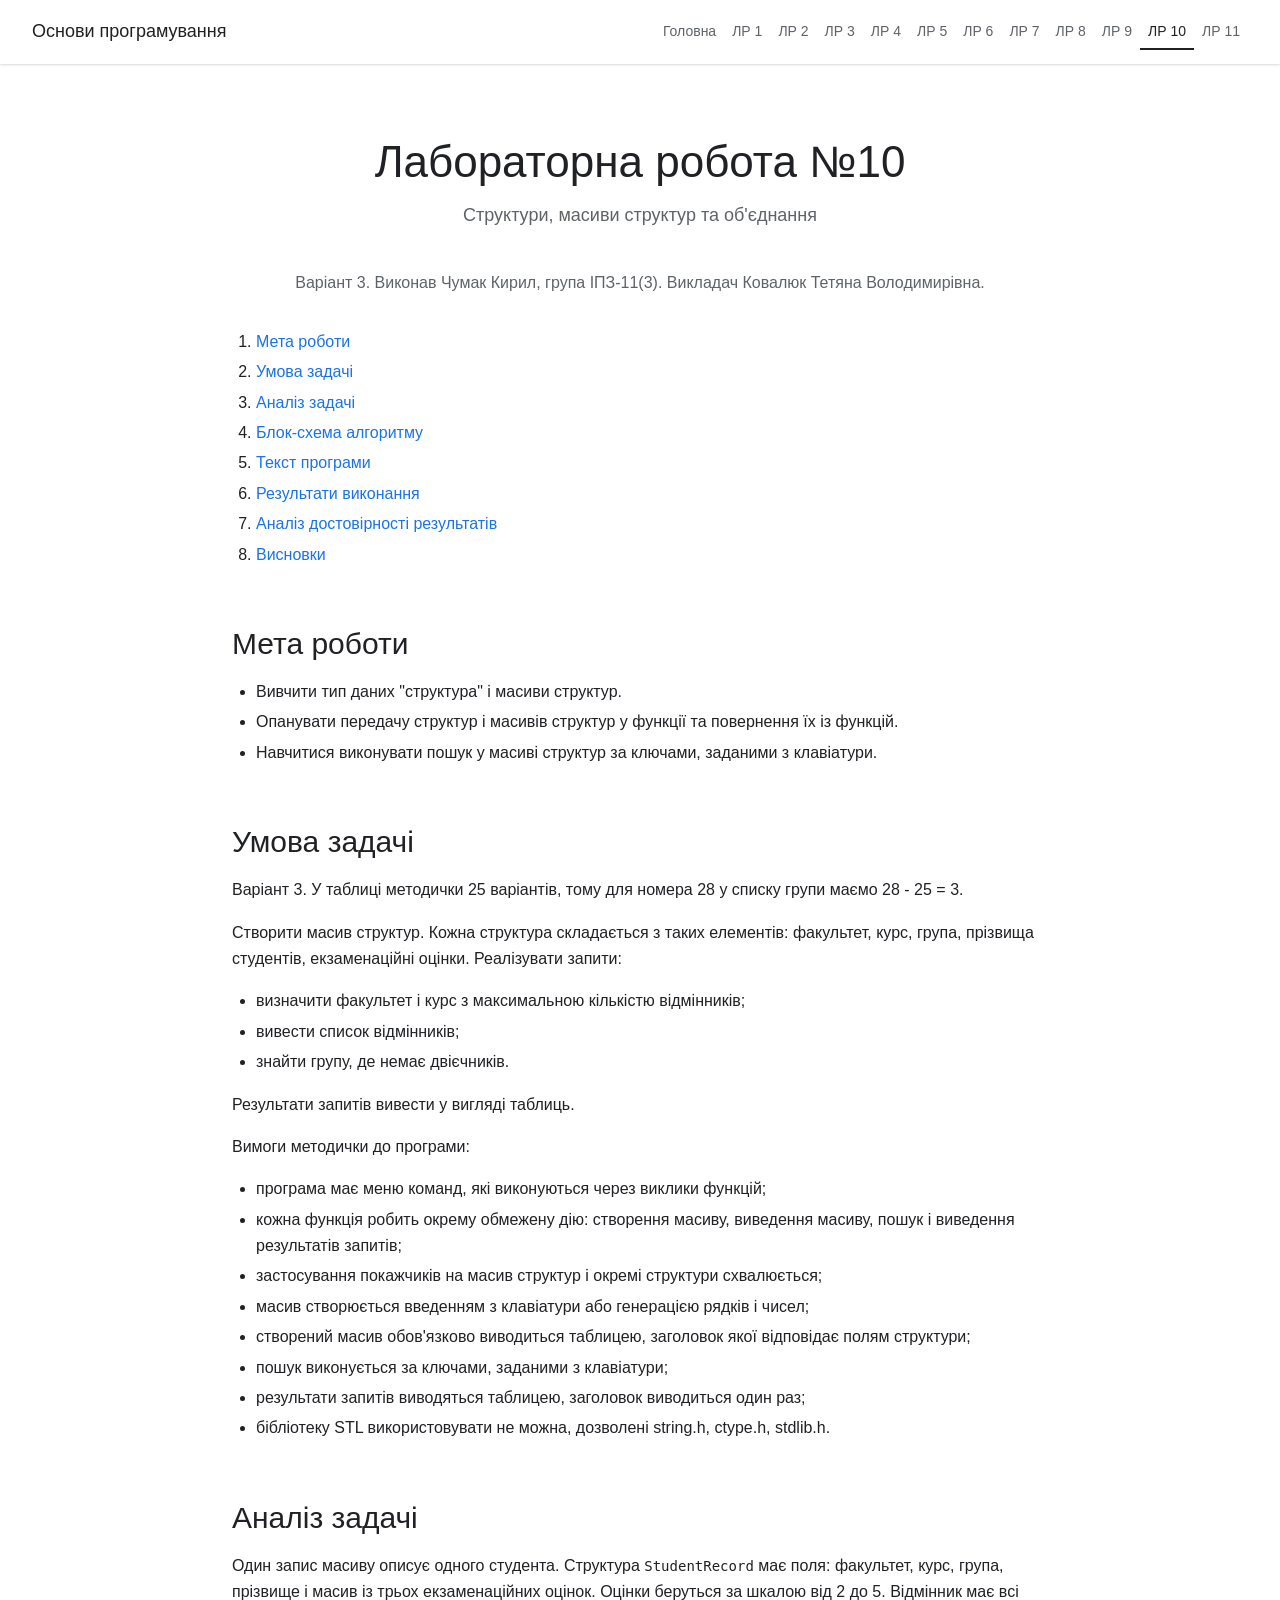
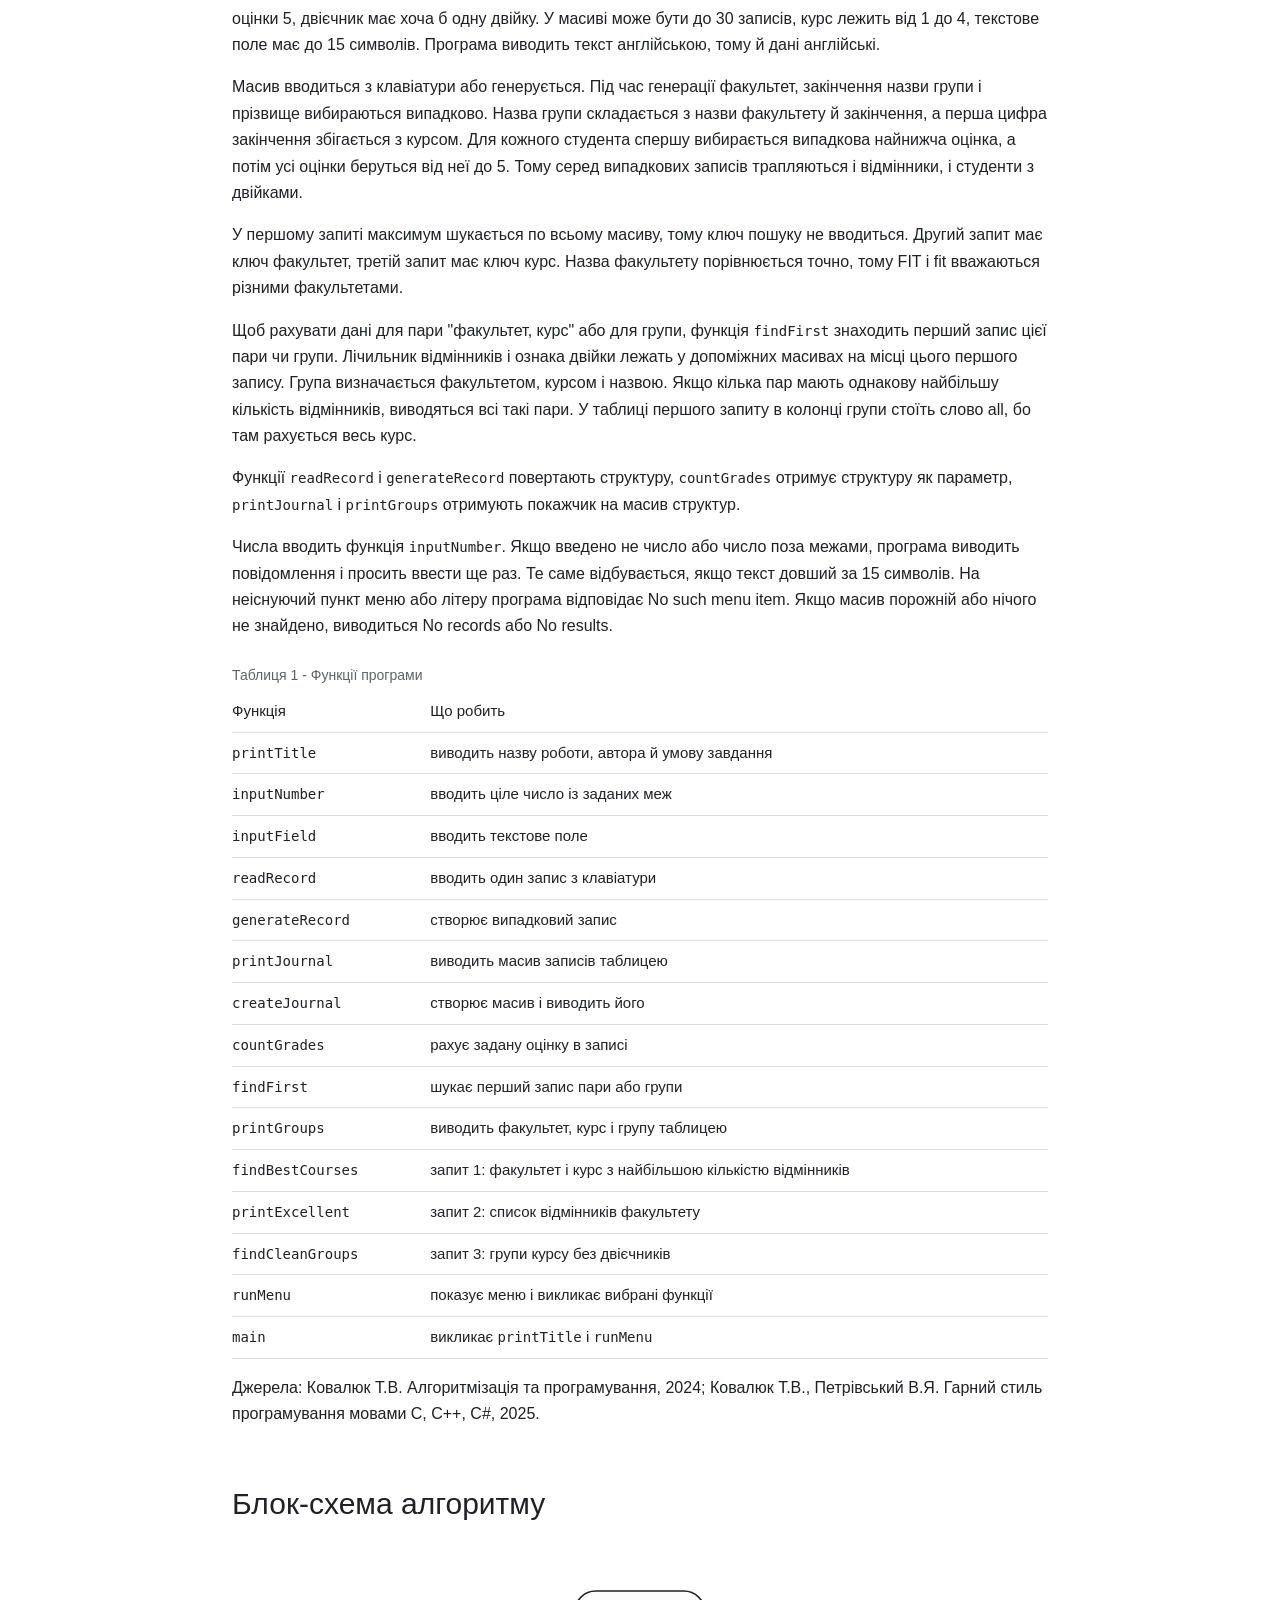
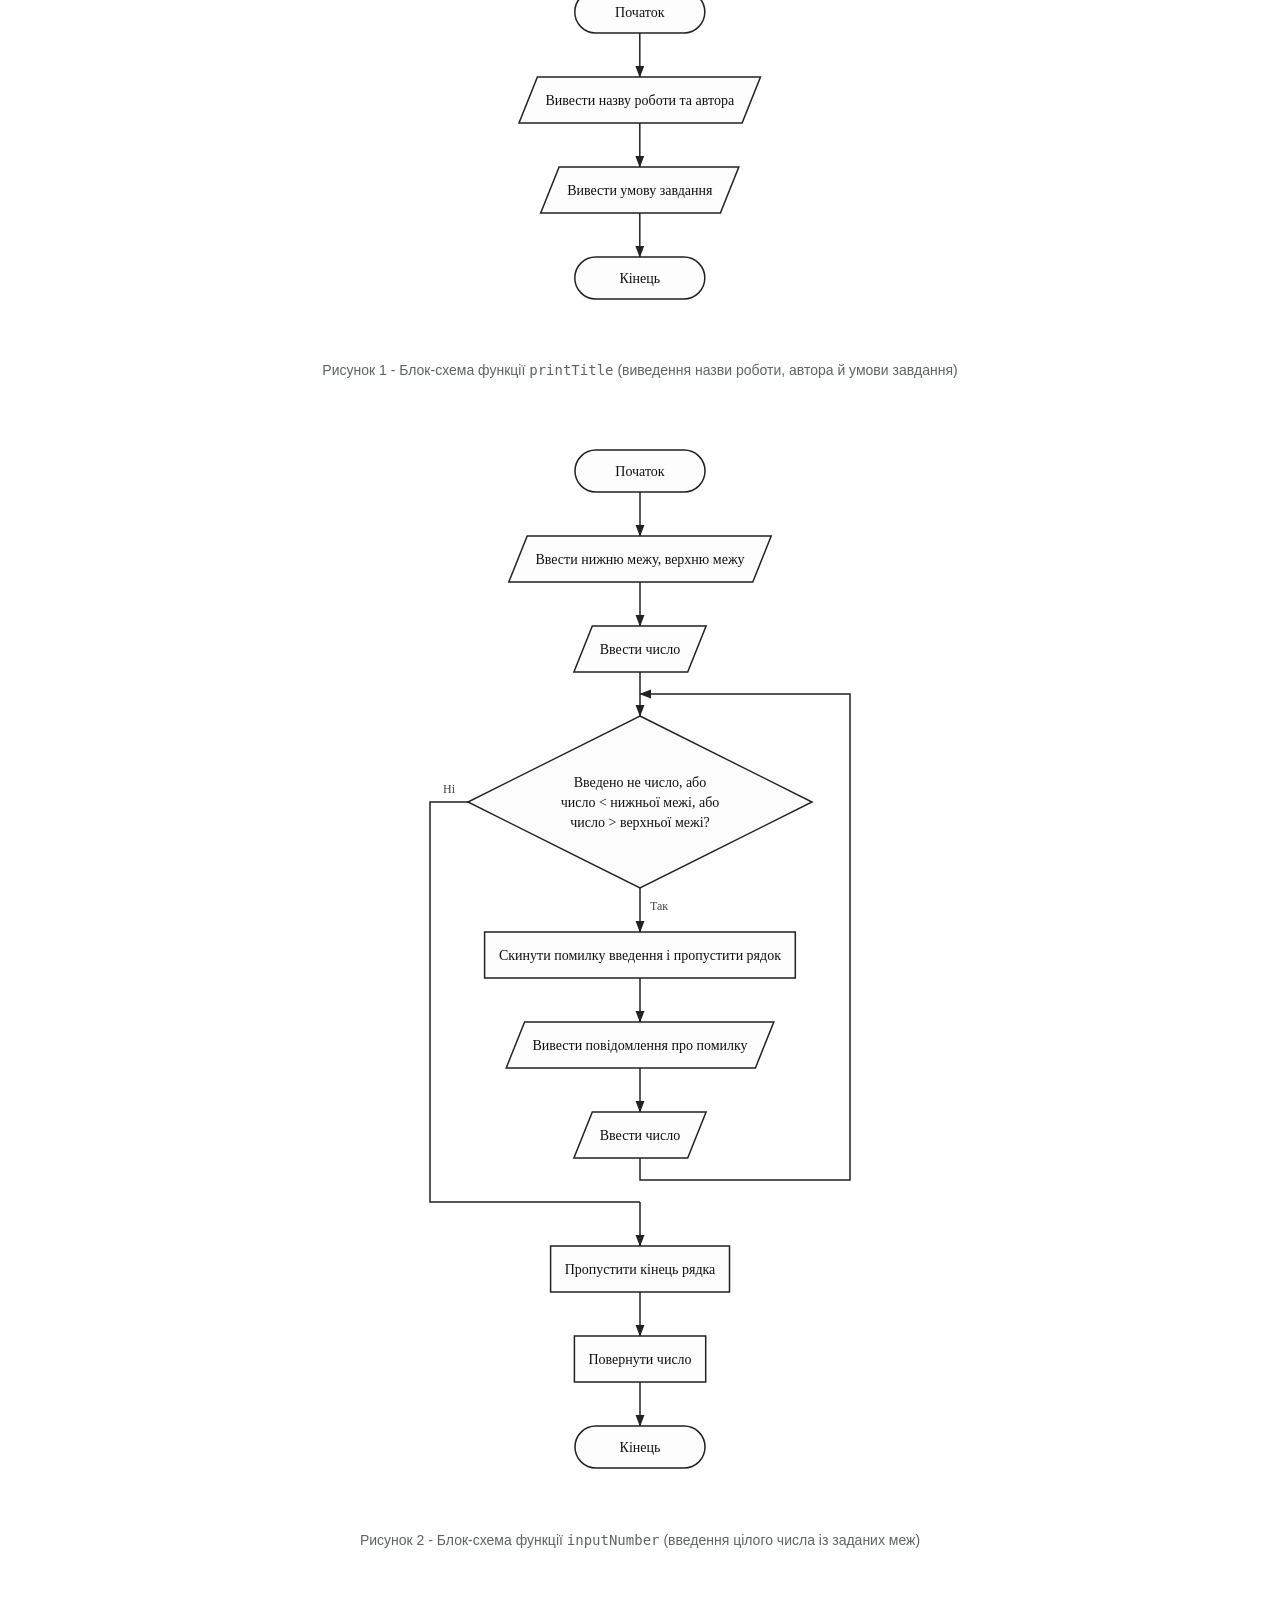
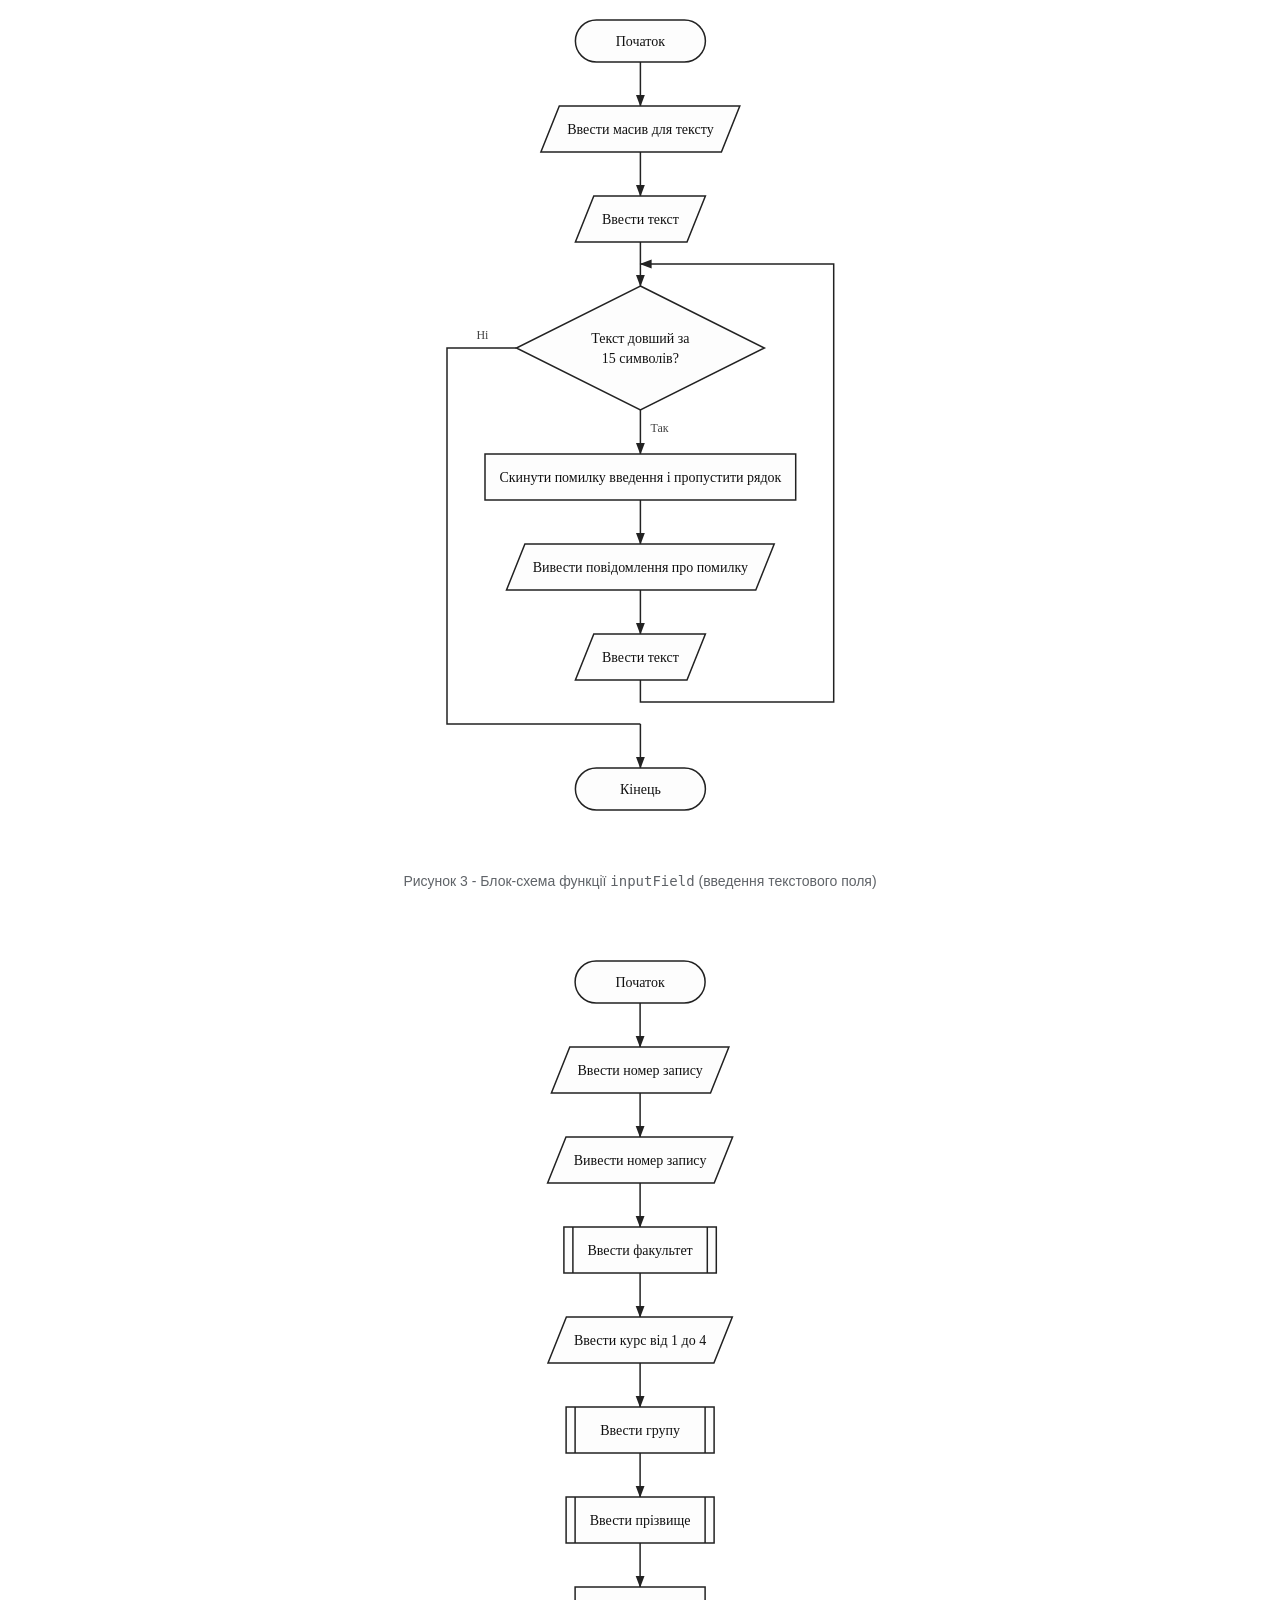
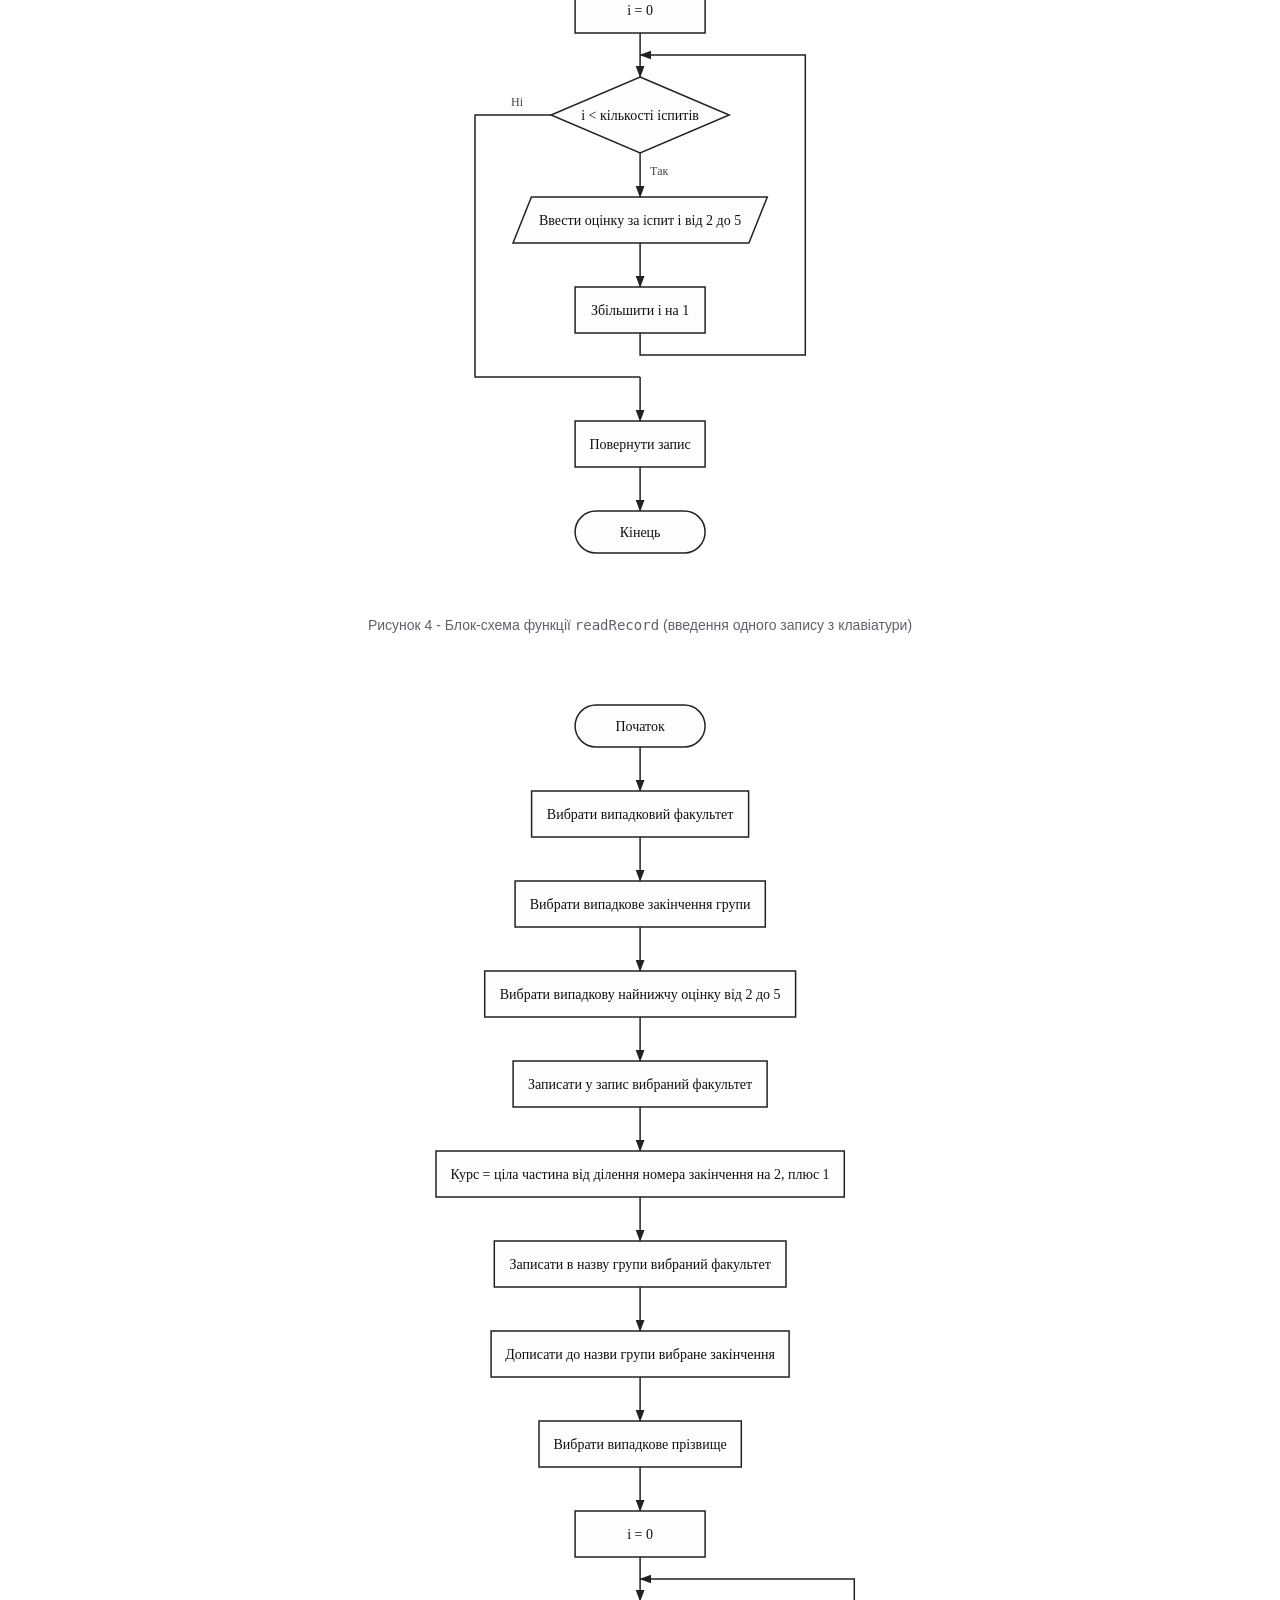
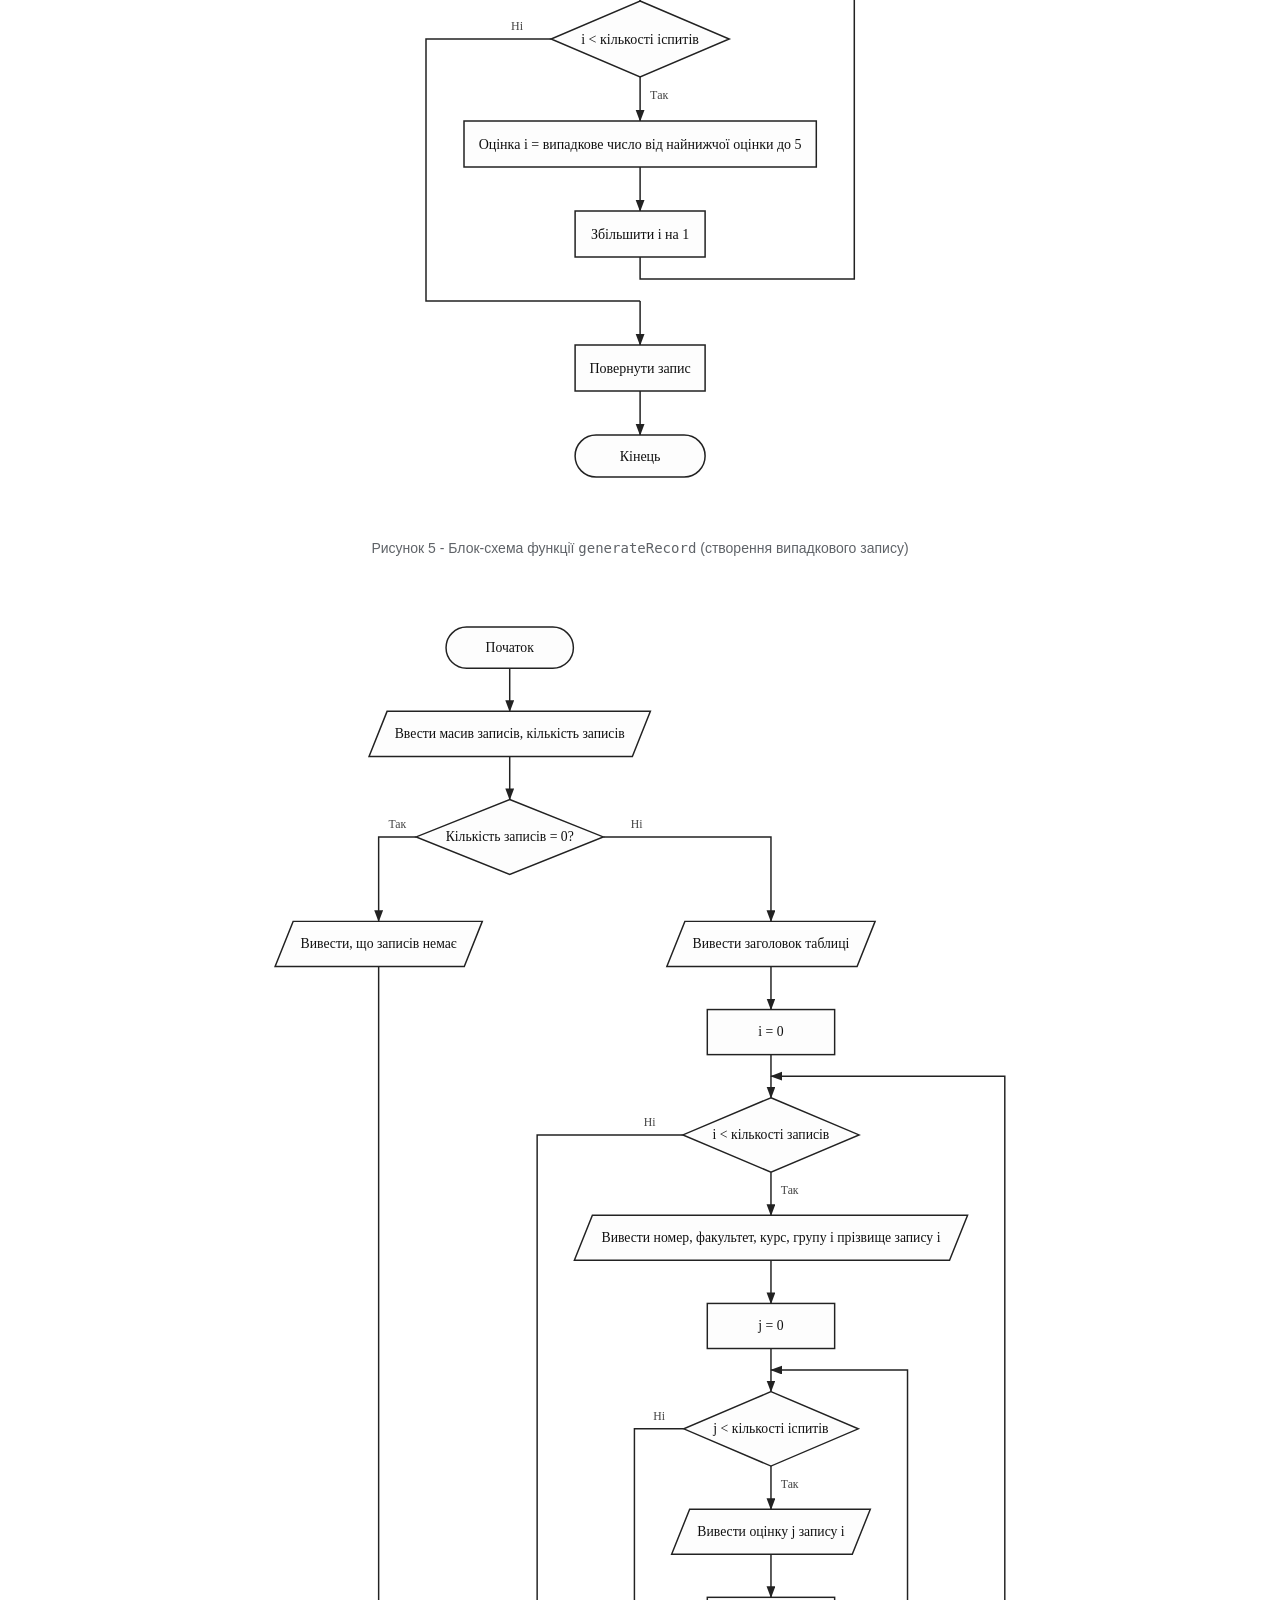
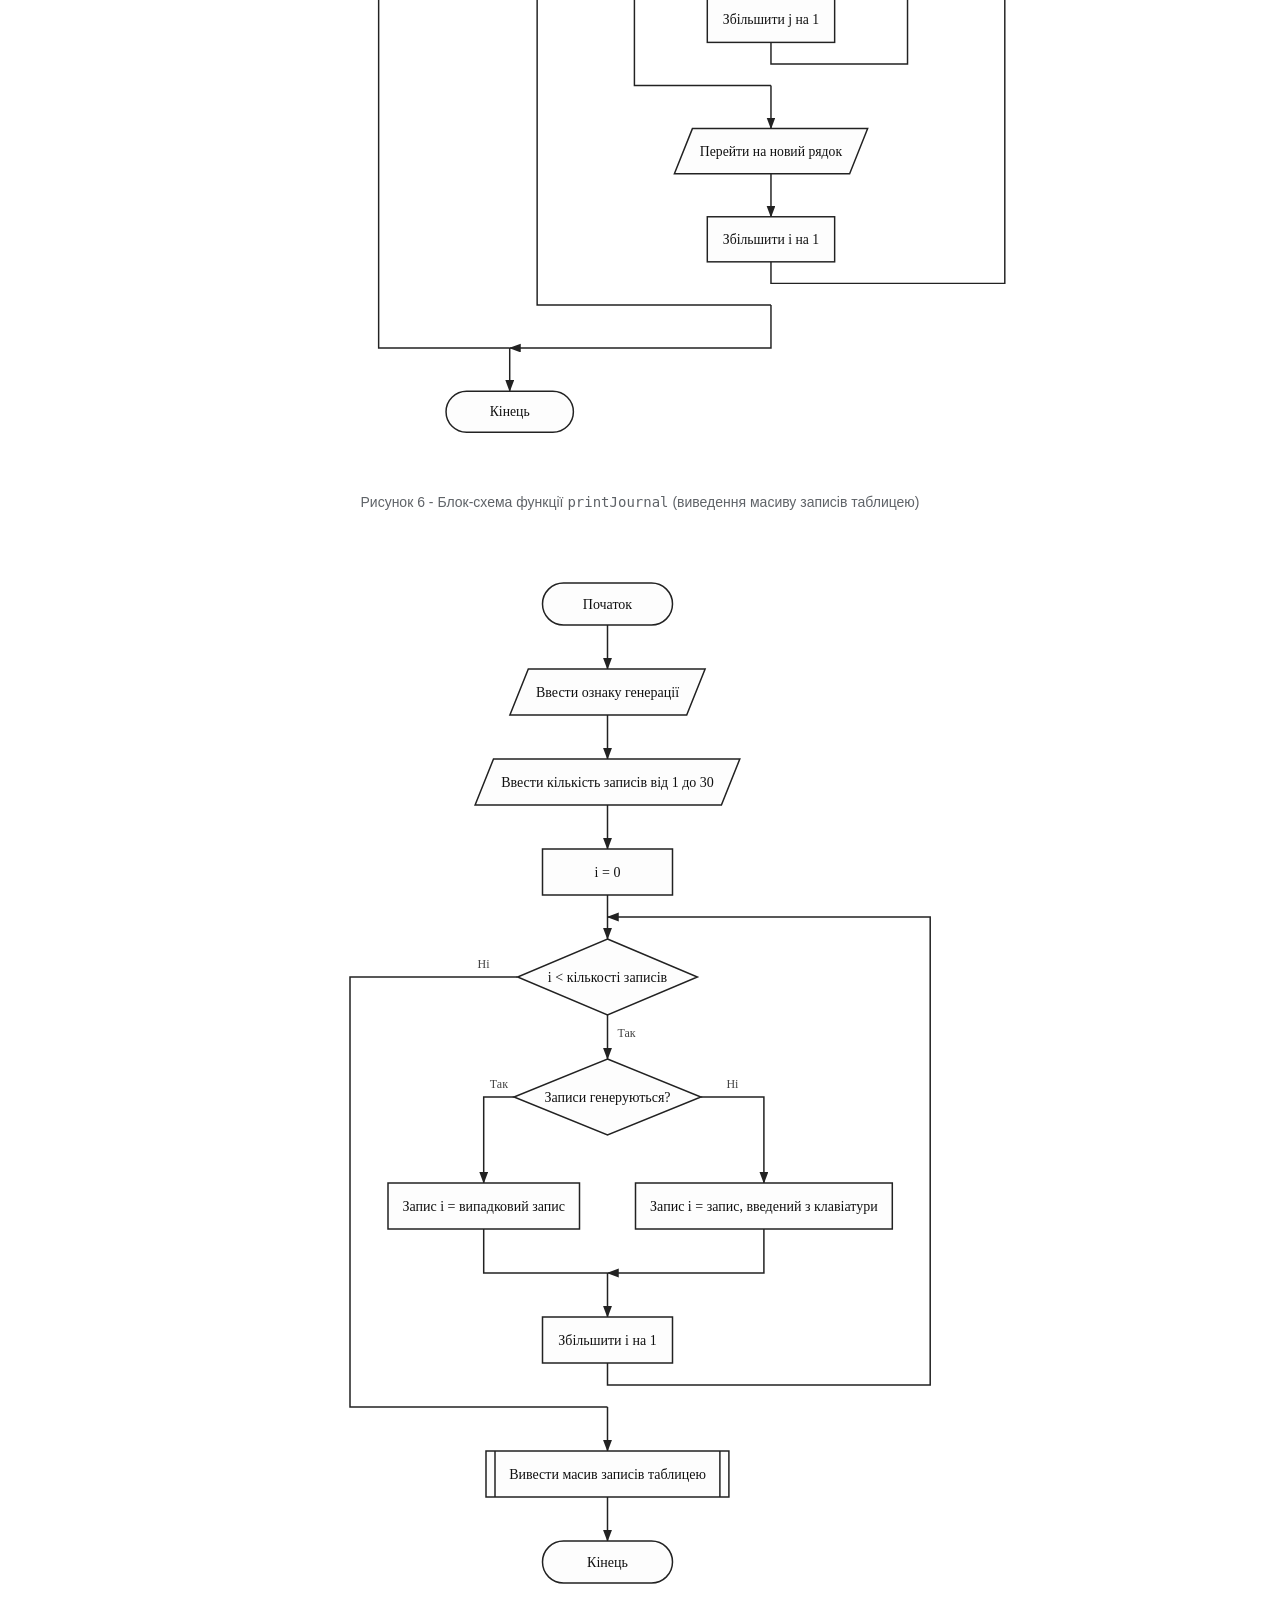
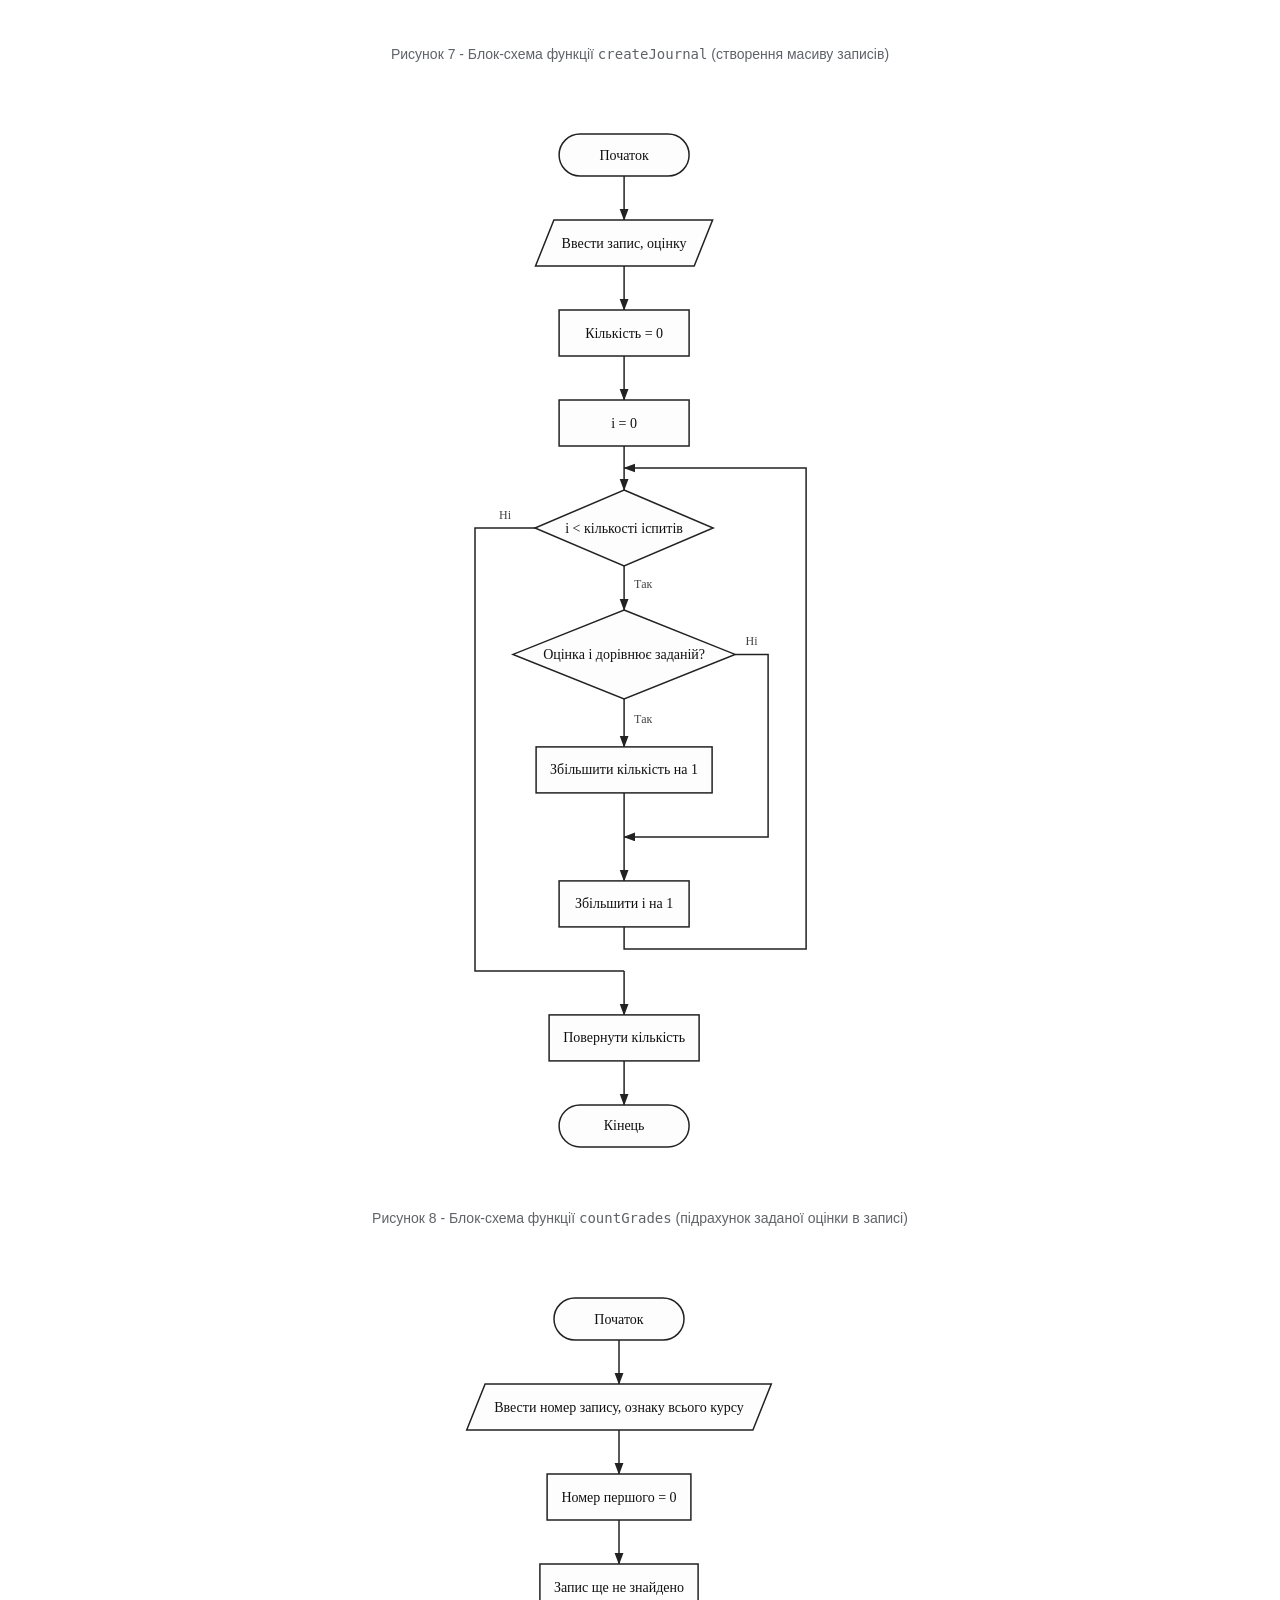
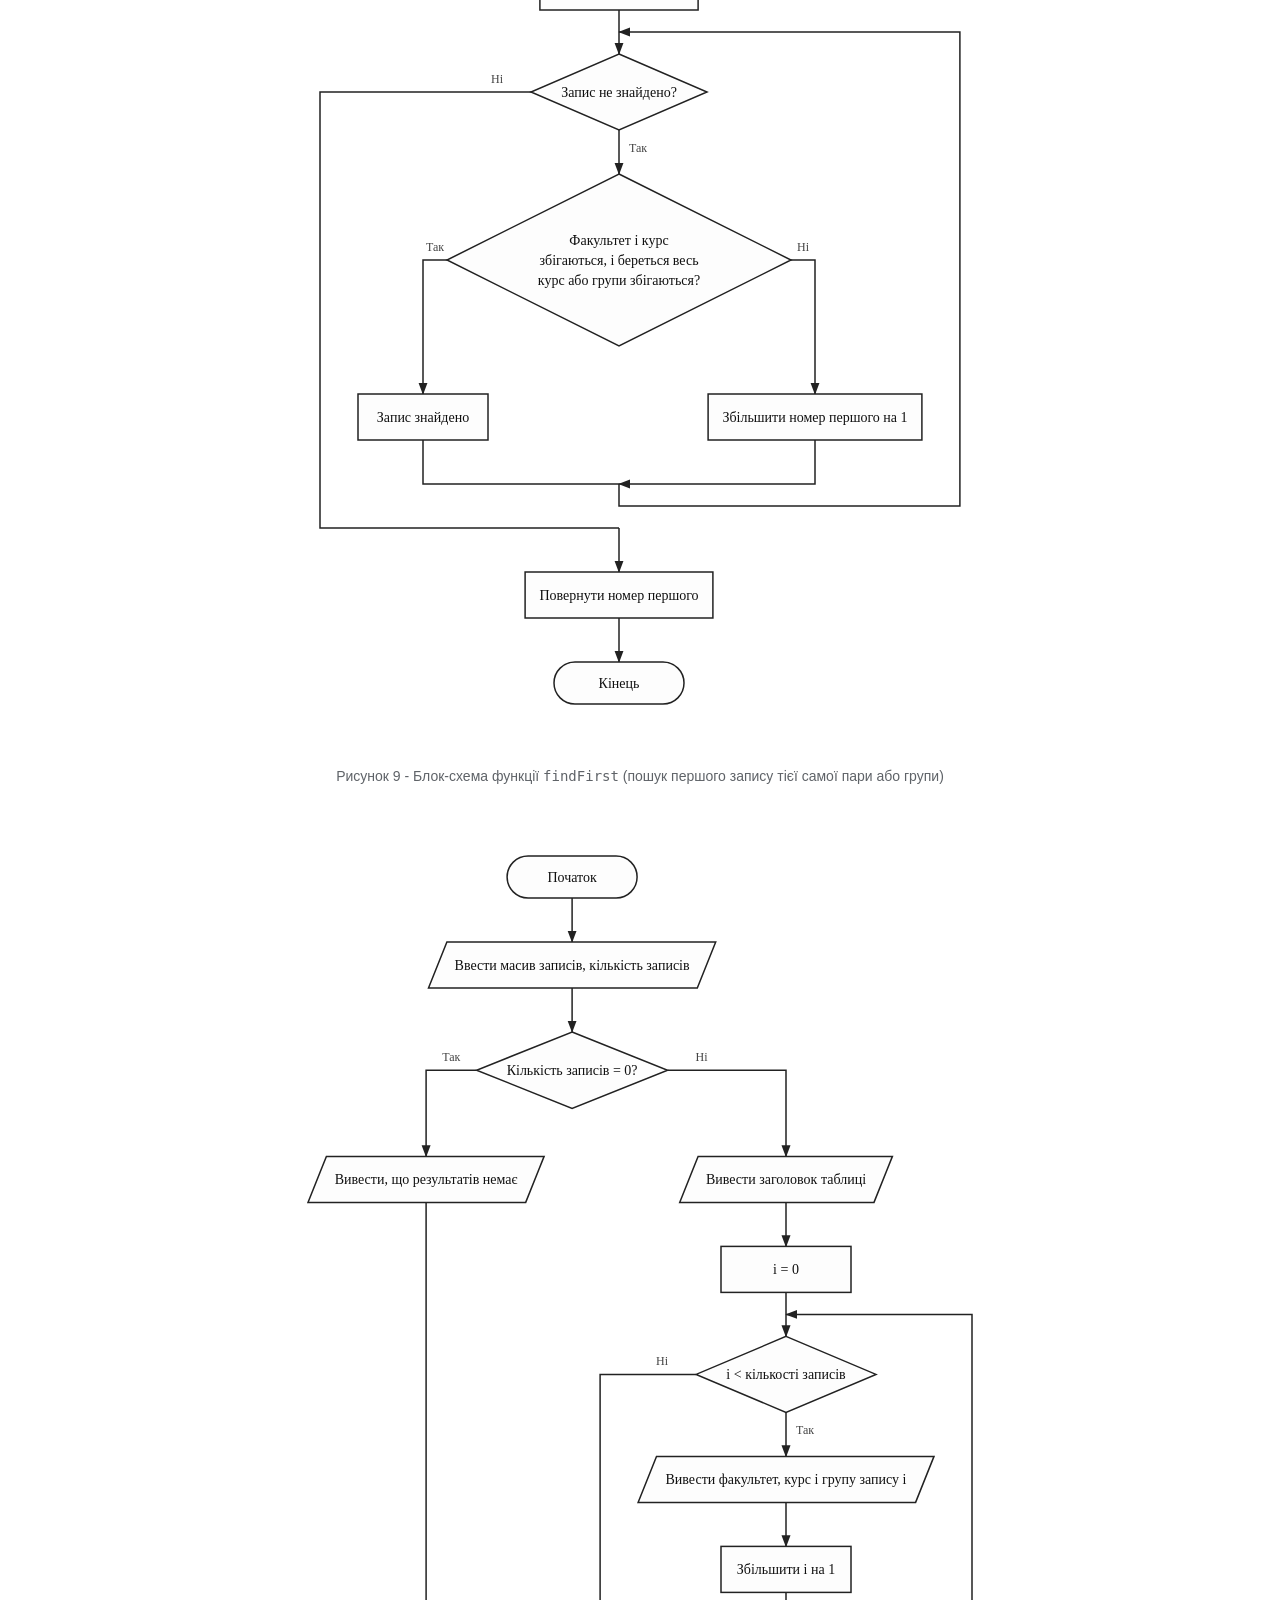
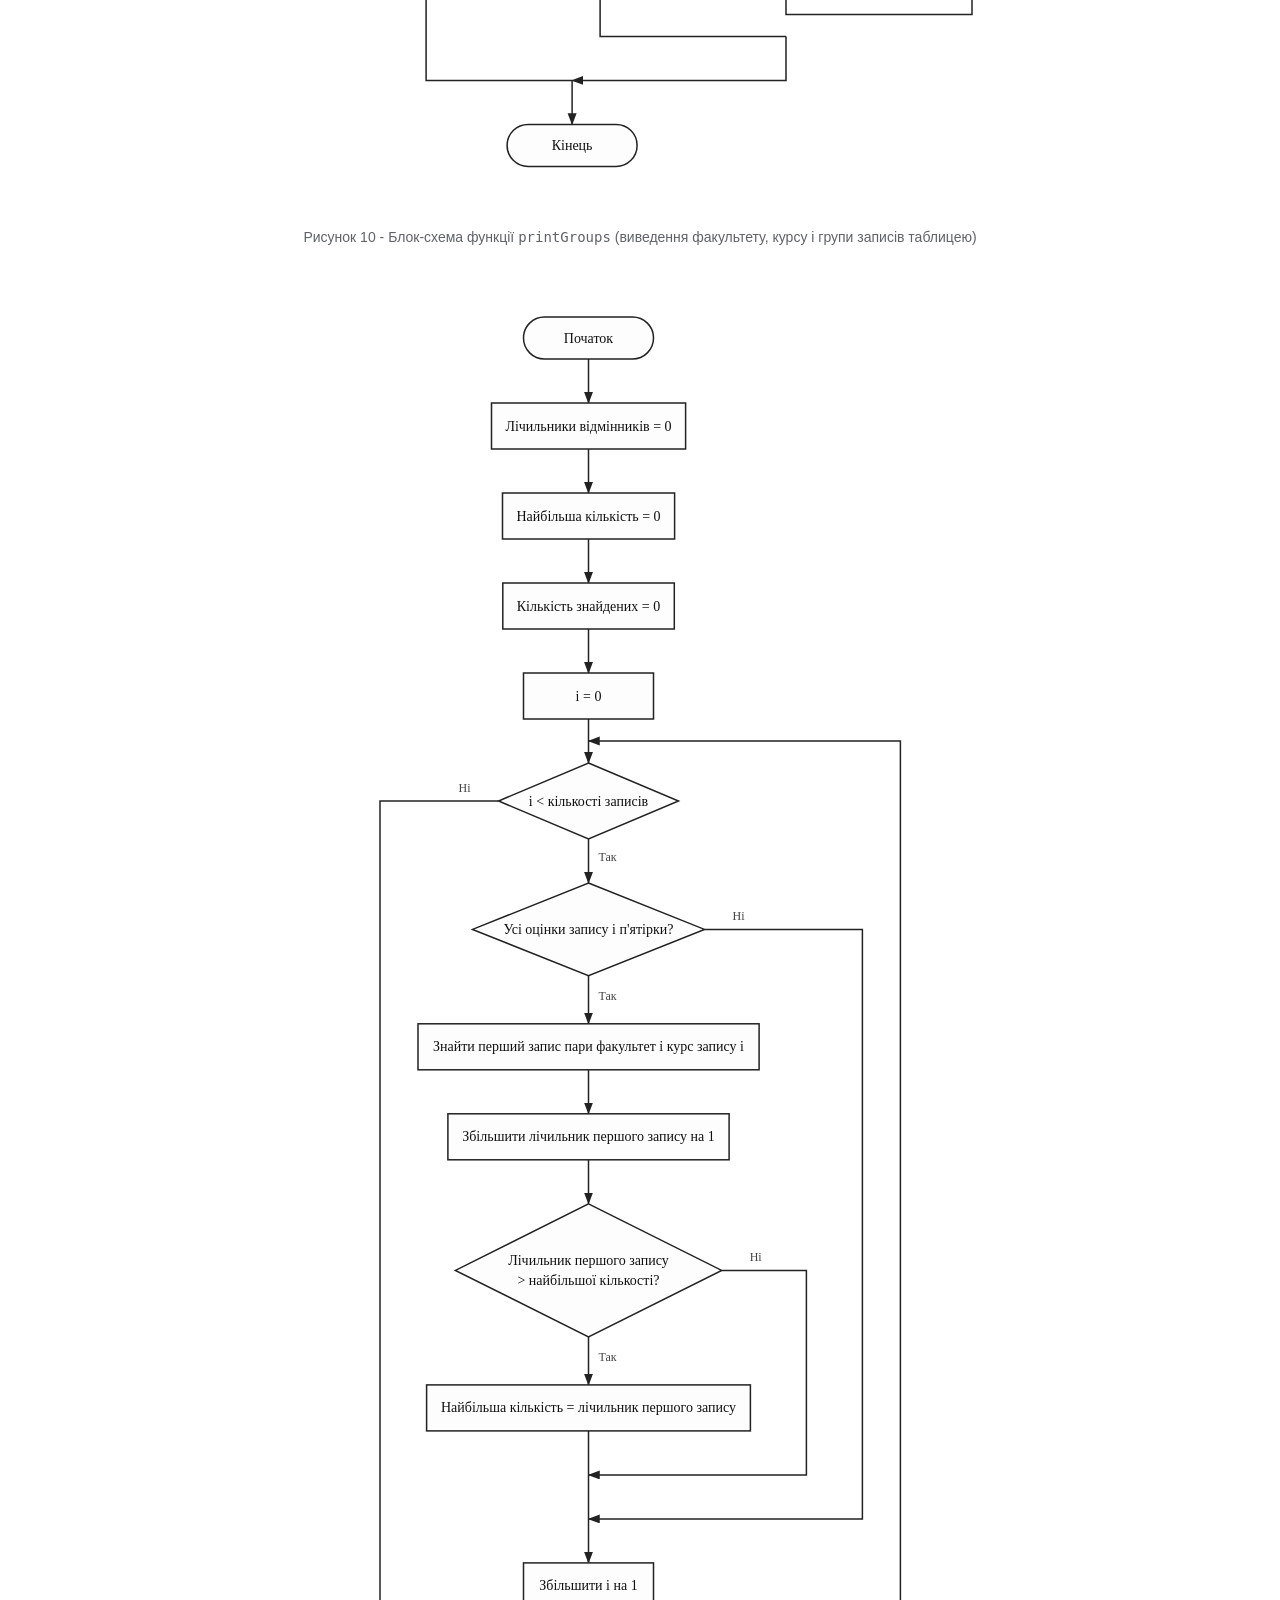
<file: lab10/index.html>
<!doctype html>
<html lang="uk">
<head>
<meta charset="utf-8">
<meta name="viewport" content="width=device-width, initial-scale=1">
<title>Лабораторна робота №10. Основи програмування</title>
<link rel="stylesheet" href="../style.css">
</head>
<body>
<header class="top">
<a class="site" href="../index.html">Основи програмування</a>
<nav class="wide" aria-label="Сторінки"><a href="../index.html">Головна</a><a href="../lab01/index.html">ЛР 1</a><a href="../lab02/index.html">ЛР 2</a><a href="../lab03/index.html">ЛР 3</a><a href="../lab04/index.html">ЛР 4</a><a href="../lab05/index.html">ЛР 5</a><a href="../lab06/index.html">ЛР 6</a><a href="../lab07/index.html">ЛР 7</a><a href="../lab08/index.html">ЛР 8</a><a href="../lab09/index.html">ЛР 9</a><a href="../lab10/index.html" class="active" aria-current="page">ЛР 10</a><a href="../lab11/index.html">ЛР 11</a></nav>
<details class="narrow"><summary>Меню</summary>
<nav aria-label="Сторінки"><a href="../index.html">Головна</a><a href="../lab01/index.html">ЛР 1</a><a href="../lab02/index.html">ЛР 2</a><a href="../lab03/index.html">ЛР 3</a><a href="../lab04/index.html">ЛР 4</a><a href="../lab05/index.html">ЛР 5</a><a href="../lab06/index.html">ЛР 6</a><a href="../lab07/index.html">ЛР 7</a><a href="../lab08/index.html">ЛР 8</a><a href="../lab09/index.html">ЛР 9</a><a href="../lab10/index.html" class="active" aria-current="page">ЛР 10</a><a href="../lab11/index.html">ЛР 11</a></nav></details>
</header>
<div class="banner"><h1>Лабораторна робота №10</h1><p>Структури, масиви структур та об'єднання</p></div>
<main class="content" id="content">
<p class="info">Варіант 3. Виконав Чумак Кирил, група ІПЗ-11(3). Викладач Ковалюк Тетяна Володимирівна.</p>
<nav class="toc" aria-label="Зміст"><ol><li><a href="#goal">Мета роботи</a></li><li><a href="#task">Умова задачі</a></li><li><a href="#analysis">Аналіз задачі</a></li><li><a href="#scheme">Блок-схема алгоритму</a></li><li><a href="#code">Текст програми</a></li><li><a href="#results">Результати виконання</a></li><li><a href="#check">Аналіз достовірності результатів</a></li><li><a href="#conclusion">Висновки</a></li></ol></nav>
<section id="goal"><h2>Мета роботи</h2>
<ul>
<li>Вивчити тип даних "структура" і масиви структур.</li>
<li>Опанувати передачу структур і масивів структур у функції та повернення їх із функцій.</li>
<li>Навчитися виконувати пошук у масиві структур за ключами, заданими з клавіатури.</li>
</ul>
</section>
<section id="task"><h2>Умова задачі</h2>
<p>Варіант 3. У таблиці методички 25 варіантів, тому для номера 28 у списку групи маємо
28 - 25 = 3.</p>
<p>Створити масив структур. Кожна структура складається з таких елементів: факультет, курс, група,
прізвища студентів, екзаменаційні оцінки. Реалізувати запити:</p>
<ul>
<li>визначити факультет і курс з максимальною кількістю відмінників;</li>
<li>вивести список відмінників;</li>
<li>знайти групу, де немає двієчників.</li>
</ul>
<p>Результати запитів вивести у вигляді таблиць.</p>
<p>Вимоги методички до програми:</p>
<ul>
<li>програма має меню команд, які виконуються через виклики функцій;</li>
<li>кожна функція робить окрему обмежену дію: створення масиву, виведення масиву, пошук і
виведення результатів запитів;</li>
<li>застосування покажчиків на масив структур і окремі структури схвалюється;</li>
<li>масив створюється введенням з клавіатури або генерацією рядків і чисел;</li>
<li>створений масив обов'язково виводиться таблицею, заголовок якої відповідає полям структури;</li>
<li>пошук виконується за ключами, заданими з клавіатури;</li>
<li>результати запитів виводяться таблицею, заголовок виводиться один раз;</li>
<li>бібліотеку STL використовувати не можна, дозволені string.h, ctype.h, stdlib.h.</li>
</ul>
</section>
<section id="analysis"><h2>Аналіз задачі</h2>
<p>Один запис масиву описує одного студента. Структура <code>StudentRecord</code> має поля: факультет,
курс, група, прізвище і масив із трьох екзаменаційних оцінок. Оцінки беруться за шкалою від 2 до 5.
Відмінник має всі оцінки 5, двієчник має хоча б одну двійку. У масиві може бути до 30 записів,
курс лежить від 1 до 4, текстове поле має до 15 символів. Програма виводить текст англійською,
тому й дані англійські.</p>
<p>Масив вводиться з клавіатури або генерується. Під час генерації факультет, закінчення назви групи і
прізвище вибираються випадково. Назва групи складається з назви факультету й закінчення, а перша
цифра закінчення збігається з курсом. Для кожного студента спершу вибирається випадкова найнижча
оцінка, а потім усі оцінки беруться від неї до 5. Тому серед випадкових записів трапляються і
відмінники, і студенти з двійками.</p>
<p>У першому запиті максимум шукається по всьому масиву, тому ключ пошуку не вводиться. Другий запит
має ключ факультет, третій запит має ключ курс. Назва факультету порівнюється точно, тому FIT і fit
вважаються різними факультетами.</p>
<p>Щоб рахувати дані для пари "факультет, курс" або для групи, функція <code>findFirst</code> знаходить
перший запис цієї пари чи групи. Лічильник відмінників і ознака двійки лежать у допоміжних масивах
на місці цього першого запису. Група визначається факультетом, курсом і назвою. Якщо кілька пар
мають однакову найбільшу кількість відмінників, виводяться всі такі пари. У таблиці першого запиту
в колонці групи стоїть слово all, бо там рахується весь курс.</p>
<p>Функції <code>readRecord</code> і <code>generateRecord</code> повертають структуру,
<code>countGrades</code> отримує структуру як параметр, <code>printJournal</code> і
<code>printGroups</code> отримують покажчик на масив структур.</p>
<p>Числа вводить функція <code>inputNumber</code>. Якщо введено не число або число поза межами,
програма виводить повідомлення і просить ввести ще раз. Те саме відбувається, якщо текст довший за
15 символів. На неіснуючий пункт меню або літеру програма відповідає No such menu item. Якщо масив
порожній або нічого не знайдено, виводиться No records або No results.</p>
<p class="tcap">Таблиця 1 - Функції програми</p>
<div class="table-scroll"><table>
<tr><th>Функція</th><th>Що робить</th></tr>
<tr><td><code>printTitle</code></td><td>виводить назву роботи, автора й умову завдання</td></tr>
<tr><td><code>inputNumber</code></td><td>вводить ціле число із заданих меж</td></tr>
<tr><td><code>inputField</code></td><td>вводить текстове поле</td></tr>
<tr><td><code>readRecord</code></td><td>вводить один запис з клавіатури</td></tr>
<tr><td><code>generateRecord</code></td><td>створює випадковий запис</td></tr>
<tr><td><code>printJournal</code></td><td>виводить масив записів таблицею</td></tr>
<tr><td><code>createJournal</code></td><td>створює масив і виводить його</td></tr>
<tr><td><code>countGrades</code></td><td>рахує задану оцінку в записі</td></tr>
<tr><td><code>findFirst</code></td><td>шукає перший запис пари або групи</td></tr>
<tr><td><code>printGroups</code></td><td>виводить факультет, курс і групу таблицею</td></tr>
<tr><td><code>findBestCourses</code></td><td>запит 1: факультет і курс з найбільшою кількістю відмінників</td></tr>
<tr><td><code>printExcellent</code></td><td>запит 2: список відмінників факультету</td></tr>
<tr><td><code>findCleanGroups</code></td><td>запит 3: групи курсу без двієчників</td></tr>
<tr><td><code>runMenu</code></td><td>показує меню і викликає вибрані функції</td></tr>
<tr><td><code>main</code></td><td>викликає <code>printTitle</code> і <code>runMenu</code></td></tr>
</table></div>
<p>Джерела: Ковалюк Т.В. Алгоритмізація та програмування, 2024; Ковалюк Т.В., Петрівський В.Я.
Гарний стиль програмування мовами C, C++, C#, 2025.</p>
</section>
<section id="scheme"><h2>Блок-схема алгоритму</h2>
<figure class="fc"><a href="img/task1-fc-printTitle.svg"><img src="img/task1-fc-printTitle.svg" alt="" loading="lazy"></a><figcaption>Рисунок 1 - Блок-схема функції <code>printTitle</code> (виведення назви роботи, автора й умови завдання)</figcaption></figure>
<figure class="fc"><a href="img/task1-fc-inputNumber.svg"><img src="img/task1-fc-inputNumber.svg" alt="" loading="lazy"></a><figcaption>Рисунок 2 - Блок-схема функції <code>inputNumber</code> (введення цілого числа із заданих меж)</figcaption></figure>
<figure class="fc"><a href="img/task1-fc-inputField.svg"><img src="img/task1-fc-inputField.svg" alt="" loading="lazy"></a><figcaption>Рисунок 3 - Блок-схема функції <code>inputField</code> (введення текстового поля)</figcaption></figure>
<figure class="fc"><a href="img/task1-fc-readRecord.svg"><img src="img/task1-fc-readRecord.svg" alt="" loading="lazy"></a><figcaption>Рисунок 4 - Блок-схема функції <code>readRecord</code> (введення одного запису з клавіатури)</figcaption></figure>
<figure class="fc"><a href="img/task1-fc-generateRecord.svg"><img src="img/task1-fc-generateRecord.svg" alt="" loading="lazy"></a><figcaption>Рисунок 5 - Блок-схема функції <code>generateRecord</code> (створення випадкового запису)</figcaption></figure>
<figure class="fc"><a href="img/task1-fc-printJournal.svg"><img src="img/task1-fc-printJournal.svg" alt="" loading="lazy"></a><figcaption>Рисунок 6 - Блок-схема функції <code>printJournal</code> (виведення масиву записів таблицею)</figcaption></figure>
<figure class="fc"><a href="img/task1-fc-createJournal.svg"><img src="img/task1-fc-createJournal.svg" alt="" loading="lazy"></a><figcaption>Рисунок 7 - Блок-схема функції <code>createJournal</code> (створення масиву записів)</figcaption></figure>
<figure class="fc"><a href="img/task1-fc-countGrades.svg"><img src="img/task1-fc-countGrades.svg" alt="" loading="lazy"></a><figcaption>Рисунок 8 - Блок-схема функції <code>countGrades</code> (підрахунок заданої оцінки в записі)</figcaption></figure>
<figure class="fc"><a href="img/task1-fc-findFirst.svg"><img src="img/task1-fc-findFirst.svg" alt="" loading="lazy"></a><figcaption>Рисунок 9 - Блок-схема функції <code>findFirst</code> (пошук першого запису тієї самої пари або групи)</figcaption></figure>
<figure class="fc"><a href="img/task1-fc-printGroups.svg"><img src="img/task1-fc-printGroups.svg" alt="" loading="lazy"></a><figcaption>Рисунок 10 - Блок-схема функції <code>printGroups</code> (виведення факультету, курсу і групи записів таблицею)</figcaption></figure>
<figure class="fc"><a href="img/task1-fc-findBestCourses.svg"><img src="img/task1-fc-findBestCourses.svg" alt="" loading="lazy"></a><figcaption>Рисунок 11 - Блок-схема функції <code>findBestCourses</code> (запит 1: факультет і курс з найбільшою кількістю відмінників)</figcaption></figure>
<figure class="fc"><a href="img/task1-fc-printExcellent.svg"><img src="img/task1-fc-printExcellent.svg" alt="" loading="lazy"></a><figcaption>Рисунок 12 - Блок-схема функції <code>printExcellent</code> (запит 2: відмінники заданого факультету)</figcaption></figure>
<figure class="fc"><a href="img/task1-fc-findCleanGroups.svg"><img src="img/task1-fc-findCleanGroups.svg" alt="" loading="lazy"></a><figcaption>Рисунок 13 - Блок-схема функції <code>findCleanGroups</code> (запит 3: групи заданого курсу без двієчників)</figcaption></figure>
<figure class="fc"><a href="img/task1-fc-runMenu.svg"><img src="img/task1-fc-runMenu.svg" alt="" loading="lazy"></a><figcaption>Рисунок 14 - Блок-схема функції <code>runMenu</code> (меню програми)</figcaption></figure>
<figure class="fc"><a href="img/task1-fc-main.svg"><img src="img/task1-fc-main.svg" alt="" loading="lazy"></a><figcaption>Рисунок 15 - Блок-схема функції <code>main</code> (головна функція)</figcaption></figure>
</section>
<section id="code"><h2>Текст програми</h2>
<p class="file">Файл <a href="task1.cpp" download>task1.cpp</a></p>
<pre><code><span class="cm">/// &lt;summary&gt;</span>
<span class="cm">/// Лабораторна робота №10, варіант 3. Створити масив структур про студентів і</span>
<span class="cm">/// виконати запити про відмінників та групи без двієчників.</span>
<span class="cm">/// &lt;/summary&gt;</span>
<span class="cm">/// &lt;remarks&gt;</span>
<span class="cm">/// Ім&#x27;я файлу: task1.cpp</span>
<span class="cm">/// Автор: Чумак Кирил, гр. ІПЗ-11(3)</span>
<span class="cm">/// Номер версії модуля: version 1</span>
<span class="cm">/// &lt;/remarks&gt;</span>

<span class="pp">#include &lt;cstdlib&gt;</span>
<span class="pp">#include &lt;cstring&gt;</span>
<span class="pp">#include &lt;ctime&gt;</span>
<span class="pp">#include &lt;iomanip&gt;</span>
<span class="pp">#include &lt;iostream&gt;</span>
<span class="kw">using</span> <span class="kw">namespace</span> std;

<span class="cm">// Константи</span>
<span class="kw">const</span> <span class="kw">int</span> MAX_RECORDS = <span class="nm">30</span>;  <span class="cm">// найбільша кількість записів</span>
<span class="kw">const</span> <span class="kw">int</span> FIELD_SIZE = <span class="nm">16</span>;   <span class="cm">// розмір текстового поля разом із нулем</span>
<span class="kw">const</span> <span class="kw">int</span> EXAM_COUNT = <span class="nm">3</span>;    <span class="cm">// кількість іспитів</span>
<span class="kw">const</span> <span class="kw">int</span> MAX_COURSE = <span class="nm">4</span>;    <span class="cm">// найбільший курс</span>
<span class="kw">const</span> <span class="kw">int</span> FAIL_GRADE = <span class="nm">2</span>;    <span class="cm">// двійка</span>
<span class="kw">const</span> <span class="kw">int</span> TOP_GRADE = <span class="nm">5</span>;     <span class="cm">// п&#x27;ятірка</span>
<span class="kw">const</span> <span class="kw">int</span> FACULTY_COUNT = <span class="nm">3</span>; <span class="cm">// кількість факультетів для генерації</span>
<span class="kw">const</span> <span class="kw">int</span> SUFFIX_COUNT = <span class="nm">4</span>;  <span class="cm">// кількість закінчень назви групи</span>
<span class="kw">const</span> <span class="kw">int</span> SURNAME_COUNT = <span class="nm">8</span>; <span class="cm">// кількість прізвищ для генерації</span>

<span class="cm">// факультети, закінчення назв груп і прізвища для генерації</span>
<span class="kw">const</span> <span class="kw">char</span> FACULTIES[FACULTY_COUNT][FIELD_SIZE] = {<span class="st">&quot;FIT&quot;</span>, <span class="st">&quot;LAW&quot;</span>, <span class="st">&quot;ECO&quot;</span>};
<span class="kw">const</span> <span class="kw">char</span> SUFFIXES[SUFFIX_COUNT][FIELD_SIZE] = {<span class="st">&quot;-11&quot;</span>, <span class="st">&quot;-12&quot;</span>, <span class="st">&quot;-21&quot;</span>, <span class="st">&quot;-22&quot;</span>};
<span class="kw">const</span> <span class="kw">char</span> SURNAMES[SURNAME_COUNT][FIELD_SIZE] = {
    <span class="st">&quot;Melnyk&quot;</span>,  <span class="st">&quot;Bondar&quot;</span>,  <span class="st">&quot;Tkachuk&quot;</span>, <span class="st">&quot;Savchuk&quot;</span>,
    <span class="st">&quot;Rudenko&quot;</span>, <span class="st">&quot;Lysenko&quot;</span>, <span class="st">&quot;Moroz&quot;</span>,   <span class="st">&quot;Klymenko&quot;</span>};

<span class="cm">// Структури</span>
<span class="kw">struct</span> StudentRecord <span class="cm">// запис про одного студента</span>
{
    <span class="kw">char</span> faculty[FIELD_SIZE];
    <span class="kw">int</span> course;
    <span class="kw">char</span> group[FIELD_SIZE];
    <span class="kw">char</span> surname[FIELD_SIZE];
    <span class="kw">int</span> grades[EXAM_COUNT];
};

<span class="cm">// Глобальні змінні</span>
StudentRecord journal[MAX_RECORDS] = {}; <span class="cm">// масив записів про студентів</span>
<span class="kw">int</span> recordCount = <span class="nm">0</span>;                     <span class="cm">// кількість записів у масиві</span>

<span class="cm">/// &lt;summary&gt;</span>
<span class="cm">/// Виводить назву роботи й автора</span>
<span class="cm">/// &lt;/summary&gt;</span>
<span class="kw">void</span> printTitle()
{
    cout &lt;&lt; <span class="st">&quot;Lab work 10. Variant 3.&quot;</span> &lt;&lt; endl;
    cout &lt;&lt; <span class="st">&quot;Author: Kyryl Chumak, group IPZ-11(3)&quot;</span> &lt;&lt; endl &lt;&lt; endl;

    cout &lt;&lt; <span class="st">&quot;Array of structures: faculty, course, group, surname,&quot;</span> &lt;&lt; endl;
    cout &lt;&lt; <span class="st">&quot;exam grades. Find the faculty and course with the most&quot;</span> &lt;&lt; endl;
    cout &lt;&lt; <span class="st">&quot;excellent students, print the list of excellent students,&quot;</span> &lt;&lt; endl;
    cout &lt;&lt; <span class="st">&quot;find the groups without failing students.&quot;</span> &lt;&lt; endl;
}

<span class="cm">/// &lt;summary&gt;</span>
<span class="cm">/// Вводить ціле число із заданих меж і забирає кінець рядка, щоб після неї</span>
<span class="cm">/// працювало cin.getline</span>
<span class="cm">/// &lt;/summary&gt;</span>
<span class="cm">/// &lt;param name=&quot;minValue&quot;&gt;нижня межа числа&lt;/param&gt;</span>
<span class="cm">/// &lt;param name=&quot;maxValue&quot;&gt;верхня межа числа&lt;/param&gt;</span>
<span class="cm">/// &lt;returns&gt;введене число&lt;/returns&gt;</span>
<span class="kw">int</span> inputNumber(<span class="kw">int</span> minValue, <span class="kw">int</span> maxValue)
{
    <span class="kw">int</span> number = <span class="nm">0</span>; <span class="cm">// введене число</span>

    cin &gt;&gt; number;
    <span class="kw">while</span> (cin.fail() || number &lt; minValue || number &gt; maxValue)
    {
        cin.clear();            <span class="cm">// скинути помилку введення</span>
        cin.ignore(<span class="nm">1000</span>, <span class="st">&#x27;\n&#x27;</span>); <span class="cm">// і пропустити неправильний рядок</span>
        cout &lt;&lt; <span class="st">&quot;Error! Enter a number from &quot;</span> &lt;&lt; minValue &lt;&lt; <span class="st">&quot; to &quot;</span> &lt;&lt; maxValue
             &lt;&lt; <span class="st">&quot;: &quot;</span>;
        cin &gt;&gt; number;
    }
    cin.ignore(<span class="nm">1000</span>, <span class="st">&#x27;\n&#x27;</span>);

    <span class="kw">return</span> number;
}

<span class="cm">/// &lt;summary&gt;</span>
<span class="cm">/// Вводить текстове поле довжиною до 15 символів</span>
<span class="cm">/// &lt;/summary&gt;</span>
<span class="cm">/// &lt;param name=&quot;field&quot;&gt;масив для введеного тексту&lt;/param&gt;</span>
<span class="kw">void</span> inputField(<span class="kw">char</span> field[])
{
    cin.getline(field, FIELD_SIZE);
    <span class="kw">while</span> (cin.fail())
    {
        cin.clear();            <span class="cm">// скинути помилку введення</span>
        cin.ignore(<span class="nm">1000</span>, <span class="st">&#x27;\n&#x27;</span>); <span class="cm">// і пропустити задовгий рядок</span>
        cout &lt;&lt; <span class="st">&quot;Error! Enter at most 15 characters: &quot;</span>;
        cin.getline(field, FIELD_SIZE);
    }
}

<span class="cm">/// &lt;summary&gt;</span>
<span class="cm">/// Вводить з клавіатури один запис</span>
<span class="cm">/// &lt;/summary&gt;</span>
<span class="cm">/// &lt;param name=&quot;number&quot;&gt;номер запису для підказки&lt;/param&gt;</span>
<span class="cm">/// &lt;returns&gt;заповнена структура&lt;/returns&gt;</span>
StudentRecord readRecord(<span class="kw">int</span> number)
{
    StudentRecord record = {}; <span class="cm">// новий запис</span>
    <span class="kw">int</span> i = <span class="nm">0</span>;                 <span class="cm">// номер іспиту</span>

    cout &lt;&lt; <span class="st">&quot;Record &quot;</span> &lt;&lt; number &lt;&lt; endl;
    cout &lt;&lt; <span class="st">&quot;Enter faculty: &quot;</span>;
    inputField(record.faculty);
    cout &lt;&lt; <span class="st">&quot;Enter course (from 1 to &quot;</span> &lt;&lt; MAX_COURSE &lt;&lt; <span class="st">&quot;): &quot;</span>;
    record.course = inputNumber(<span class="nm">1</span>, MAX_COURSE);
    cout &lt;&lt; <span class="st">&quot;Enter group: &quot;</span>;
    inputField(record.group);
    cout &lt;&lt; <span class="st">&quot;Enter surname: &quot;</span>;
    inputField(record.surname);

    <span class="kw">for</span> (i = <span class="nm">0</span>; i &lt; EXAM_COUNT; i++)
    {
        cout &lt;&lt; <span class="st">&quot;Enter grade &quot;</span> &lt;&lt; i + <span class="nm">1</span> &lt;&lt; <span class="st">&quot; (from 2 to 5): &quot;</span>;
        record.grades[i] = inputNumber(FAIL_GRADE, TOP_GRADE);
    }

    <span class="kw">return</span> record;
}

<span class="cm">/// &lt;summary&gt;</span>
<span class="cm">/// Створює випадковий запис. Найнижча оцінка студента теж випадкова, тому серед</span>
<span class="cm">/// записів є і відмінники, і студенти з двійками</span>
<span class="cm">/// &lt;/summary&gt;</span>
<span class="cm">/// &lt;returns&gt;заповнена структура&lt;/returns&gt;</span>
StudentRecord generateRecord()
{
    StudentRecord record = {};                 <span class="cm">// новий запис</span>
    <span class="kw">int</span> facultyIndex = rand() % FACULTY_COUNT; <span class="cm">// номер факультету</span>
    <span class="kw">int</span> suffixIndex = rand() % SUFFIX_COUNT;   <span class="cm">// номер закінчення групи</span>
    <span class="cm">// найнижча оцінка студента</span>
    <span class="kw">int</span> lowestGrade = FAIL_GRADE + rand() % (TOP_GRADE - FAIL_GRADE + <span class="nm">1</span>);
    <span class="kw">int</span> i = <span class="nm">0</span>; <span class="cm">// номер іспиту</span>

    strcpy(record.faculty, FACULTIES[facultyIndex]);
    record.course = suffixIndex / <span class="nm">2</span> + <span class="nm">1</span>;
    strcpy(record.group, FACULTIES[facultyIndex]);
    strcat(record.group, SUFFIXES[suffixIndex]);
    strcpy(record.surname, SURNAMES[rand() % SURNAME_COUNT]);

    <span class="kw">for</span> (i = <span class="nm">0</span>; i &lt; EXAM_COUNT; i++)
    {
        record.grades[i] = lowestGrade + rand() % (TOP_GRADE - lowestGrade + <span class="nm">1</span>);
    }

    <span class="kw">return</span> record;
}

<span class="cm">/// &lt;summary&gt;</span>
<span class="cm">/// Виводить масив записів таблицею</span>
<span class="cm">/// &lt;/summary&gt;</span>
<span class="cm">/// &lt;param name=&quot;list&quot;&gt;покажчик на масив записів&lt;/param&gt;</span>
<span class="cm">/// &lt;param name=&quot;size&quot;&gt;кількість записів&lt;/param&gt;</span>
<span class="kw">void</span> printJournal(StudentRecord* list, <span class="kw">int</span> size)
{
    <span class="kw">int</span> i = <span class="nm">0</span>; <span class="cm">// номер запису</span>
    <span class="kw">int</span> j = <span class="nm">0</span>; <span class="cm">// номер іспиту</span>

    <span class="kw">if</span> (size == <span class="nm">0</span>)
    {
        cout &lt;&lt; <span class="st">&quot;No records.&quot;</span> &lt;&lt; endl;
    }
    <span class="kw">else</span>
    {
        cout &lt;&lt; setw(<span class="nm">3</span>) &lt;&lt; <span class="st">&quot;No&quot;</span> &lt;&lt; setw(<span class="nm">9</span>) &lt;&lt; <span class="st">&quot;Faculty&quot;</span> &lt;&lt; setw(<span class="nm">8</span>) &lt;&lt; <span class="st">&quot;Course&quot;</span>
             &lt;&lt; setw(<span class="nm">17</span>) &lt;&lt; <span class="st">&quot;Group&quot;</span> &lt;&lt; setw(<span class="nm">17</span>) &lt;&lt; <span class="st">&quot;Surname&quot;</span> &lt;&lt; <span class="st">&quot;  Grades&quot;</span>
             &lt;&lt; endl;

        <span class="kw">for</span> (i = <span class="nm">0</span>; i &lt; size; i++)
        {
            cout &lt;&lt; setw(<span class="nm">3</span>) &lt;&lt; i + <span class="nm">1</span> &lt;&lt; setw(<span class="nm">9</span>) &lt;&lt; list[i].faculty &lt;&lt; setw(<span class="nm">8</span>)
                 &lt;&lt; list[i].course &lt;&lt; setw(<span class="nm">17</span>) &lt;&lt; list[i].group &lt;&lt; setw(<span class="nm">17</span>)
                 &lt;&lt; list[i].surname &lt;&lt; <span class="st">&quot; &quot;</span>;
            <span class="kw">for</span> (j = <span class="nm">0</span>; j &lt; EXAM_COUNT; j++)
            {
                cout &lt;&lt; setw(<span class="nm">2</span>) &lt;&lt; list[i].grades[j];
            }
            cout &lt;&lt; endl;
        }
    }
}

<span class="cm">/// &lt;summary&gt;</span>
<span class="cm">/// Створює масив: вводить кількість записів, заповнює масив і виводить його</span>
<span class="cm">/// таблицею</span>
<span class="cm">/// &lt;/summary&gt;</span>
<span class="cm">/// &lt;param name=&quot;isRandom&quot;&gt;true, якщо записи генеруються&lt;/param&gt;</span>
<span class="kw">void</span> createJournal(<span class="kw">bool</span> isRandom)
{
    <span class="kw">int</span> i = <span class="nm">0</span>; <span class="cm">// номер запису</span>

    cout &lt;&lt; <span class="st">&quot;Enter number of records (from 1 to &quot;</span> &lt;&lt; MAX_RECORDS &lt;&lt; <span class="st">&quot;): &quot;</span>;
    recordCount = inputNumber(<span class="nm">1</span>, MAX_RECORDS);

    <span class="kw">for</span> (i = <span class="nm">0</span>; i &lt; recordCount; i++)
    {
        <span class="kw">if</span> (isRandom)
        {
            journal[i] = generateRecord();
        }
        <span class="kw">else</span>
        {
            journal[i] = readRecord(i + <span class="nm">1</span>);
        }
    }

    printJournal(journal, recordCount);
}

<span class="cm">/// &lt;summary&gt;</span>
<span class="cm">/// Рахує, скільки разів задана оцінка є в записі</span>
<span class="cm">/// &lt;/summary&gt;</span>
<span class="cm">/// &lt;param name=&quot;record&quot;&gt;запис&lt;/param&gt;</span>
<span class="cm">/// &lt;param name=&quot;grade&quot;&gt;оцінка&lt;/param&gt;</span>
<span class="cm">/// &lt;returns&gt;кількість таких оцінок&lt;/returns&gt;</span>
<span class="kw">int</span> countGrades(StudentRecord record, <span class="kw">int</span> grade)
{
    <span class="kw">int</span> count = <span class="nm">0</span>; <span class="cm">// кількість оцінок</span>
    <span class="kw">int</span> i = <span class="nm">0</span>;     <span class="cm">// номер іспиту</span>

    <span class="kw">for</span> (i = <span class="nm">0</span>; i &lt; EXAM_COUNT; i++)
    {
        <span class="kw">if</span> (record.grades[i] == grade)
        {
            count++;
        }
    }

    <span class="kw">return</span> count;
}

<span class="cm">/// &lt;summary&gt;</span>
<span class="cm">/// Знаходить перший запис масиву з тим самим факультетом і курсом, що в</span>
<span class="cm">/// заданого запису, а якщо isWholeCourse = false, то й з тією самою групою</span>
<span class="cm">/// &lt;/summary&gt;</span>
<span class="cm">/// &lt;param name=&quot;index&quot;&gt;номер запису&lt;/param&gt;</span>
<span class="cm">/// &lt;param name=&quot;isWholeCourse&quot;&gt;чи не враховувати групу&lt;/param&gt;</span>
<span class="cm">/// &lt;returns&gt;номер першого такого запису&lt;/returns&gt;</span>
<span class="kw">int</span> findFirst(<span class="kw">int</span> index, <span class="kw">bool</span> isWholeCourse)
{
    <span class="kw">int</span> first = <span class="nm">0</span>;        <span class="cm">// номер запису, що перевіряється</span>
    <span class="kw">bool</span> isFound = <span class="kw">false</span>; <span class="cm">// чи знайдено запис</span>

    <span class="kw">while</span> (!isFound)
    {
        <span class="kw">if</span> (strcmp(journal[first].faculty, journal[index].faculty) == <span class="nm">0</span>
            &amp;&amp; journal[first].course == journal[index].course
            &amp;&amp; (isWholeCourse
                || strcmp(journal[first].group, journal[index].group) == <span class="nm">0</span>))
        {
            isFound = <span class="kw">true</span>;
        }
        <span class="kw">else</span>
        {
            first++;
        }
    }

    <span class="kw">return</span> first;
}

<span class="cm">/// &lt;summary&gt;</span>
<span class="cm">/// Виводить таблицею факультет, курс і групу кожного запису масиву</span>
<span class="cm">/// &lt;/summary&gt;</span>
<span class="cm">/// &lt;param name=&quot;list&quot;&gt;покажчик на масив записів&lt;/param&gt;</span>
<span class="cm">/// &lt;param name=&quot;size&quot;&gt;кількість записів&lt;/param&gt;</span>
<span class="kw">void</span> printGroups(StudentRecord* list, <span class="kw">int</span> size)
{
    <span class="kw">int</span> i = <span class="nm">0</span>; <span class="cm">// номер запису</span>

    <span class="kw">if</span> (size == <span class="nm">0</span>)
    {
        cout &lt;&lt; <span class="st">&quot;No results.&quot;</span> &lt;&lt; endl;
    }
    <span class="kw">else</span>
    {
        cout &lt;&lt; setw(<span class="nm">9</span>) &lt;&lt; <span class="st">&quot;Faculty&quot;</span> &lt;&lt; setw(<span class="nm">8</span>) &lt;&lt; <span class="st">&quot;Course&quot;</span> &lt;&lt; setw(<span class="nm">17</span>)
             &lt;&lt; <span class="st">&quot;Group&quot;</span> &lt;&lt; endl;

        <span class="kw">for</span> (i = <span class="nm">0</span>; i &lt; size; i++)
        {
            cout &lt;&lt; setw(<span class="nm">9</span>) &lt;&lt; list[i].faculty &lt;&lt; setw(<span class="nm">8</span>) &lt;&lt; list[i].course
                 &lt;&lt; setw(<span class="nm">17</span>) &lt;&lt; list[i].group &lt;&lt; endl;
        }
    }
}

<span class="cm">/// &lt;summary&gt;</span>
<span class="cm">/// Запит 1. Рахує відмінників кожної пари &quot;факультет, курс&quot; (лічильник лежить у</span>
<span class="cm">/// першому записі пари) і відбирає пари з найбільшою кількістю</span>
<span class="cm">/// &lt;/summary&gt;</span>
<span class="kw">void</span> findBestCourses()
{
    StudentRecord results[MAX_RECORDS]; <span class="cm">// перші записи знайдених пар</span>
    <span class="kw">int</span> counts[MAX_RECORDS] = {};       <span class="cm">// лічильники відмінників</span>
    <span class="kw">int</span> maxCount = <span class="nm">0</span>;                   <span class="cm">// найбільша кількість</span>
    <span class="kw">int</span> first = <span class="nm">0</span>;                      <span class="cm">// перший запис пари</span>
    <span class="kw">int</span> size = <span class="nm">0</span>;                       <span class="cm">// кількість знайдених пар</span>
    <span class="kw">int</span> i = <span class="nm">0</span>;                          <span class="cm">// номер запису</span>

    <span class="kw">for</span> (i = <span class="nm">0</span>; i &lt; recordCount; i++)
    {
        <span class="kw">if</span> (countGrades(journal[i], TOP_GRADE) == EXAM_COUNT)
        {
            first = findFirst(i, <span class="kw">true</span>);
            counts[first]++;
            <span class="kw">if</span> (counts[first] &gt; maxCount)
            {
                maxCount = counts[first];
            }
        }
    }

    <span class="kw">for</span> (i = <span class="nm">0</span>; i &lt; recordCount; i++)
    {
        <span class="kw">if</span> (maxCount &gt; <span class="nm">0</span> &amp;&amp; counts[i] == maxCount)
        {
            results[size] = journal[i];
            strcpy(results[size].group, <span class="st">&quot;all&quot;</span>);
            size++;
        }
    }

    cout &lt;&lt; <span class="st">&quot;Maximum number of excellent students: &quot;</span> &lt;&lt; maxCount &lt;&lt; endl;
    printGroups(results, size);
}

<span class="cm">/// &lt;summary&gt;</span>
<span class="cm">/// Запит 2. Відбирає відмінників заданого факультету в окремий масив і виводить</span>
<span class="cm">/// його таблицею</span>
<span class="cm">/// &lt;/summary&gt;</span>
<span class="kw">void</span> printExcellent()
{
    StudentRecord excellent[MAX_RECORDS]; <span class="cm">// знайдені відмінники</span>
    <span class="kw">char</span> faculty[FIELD_SIZE] = <span class="st">&quot;&quot;</span>;        <span class="cm">// ключ пошуку</span>
    <span class="kw">int</span> size = <span class="nm">0</span>;                         <span class="cm">// кількість знайдених</span>
    <span class="kw">int</span> i = <span class="nm">0</span>;                            <span class="cm">// номер запису</span>

    cout &lt;&lt; <span class="st">&quot;Enter faculty: &quot;</span>;
    inputField(faculty);

    <span class="kw">for</span> (i = <span class="nm">0</span>; i &lt; recordCount; i++)
    {
        <span class="kw">if</span> (strcmp(journal[i].faculty, faculty) == <span class="nm">0</span>
            &amp;&amp; countGrades(journal[i], TOP_GRADE) == EXAM_COUNT)
        {
            excellent[size] = journal[i];
            size++;
        }
    }

    printJournal(excellent, size);
}

<span class="cm">/// &lt;summary&gt;</span>
<span class="cm">/// Запит 3. Позначає групи, де є двійка (ознака лежить у першому записі групи),</span>
<span class="cm">/// і відбирає решту груп заданого курсу</span>
<span class="cm">/// &lt;/summary&gt;</span>
<span class="kw">void</span> findCleanGroups()
{
    StudentRecord results[MAX_RECORDS]; <span class="cm">// перші записи знайдених груп</span>
    <span class="kw">bool</span> hasFail[MAX_RECORDS] = {};     <span class="cm">// чи є двійка в групі</span>
    <span class="kw">int</span> course = <span class="nm">0</span>;                     <span class="cm">// ключ пошуку</span>
    <span class="kw">int</span> size = <span class="nm">0</span>;                       <span class="cm">// кількість знайдених груп</span>
    <span class="kw">int</span> i = <span class="nm">0</span>;                          <span class="cm">// номер запису</span>

    cout &lt;&lt; <span class="st">&quot;Enter course (from 1 to &quot;</span> &lt;&lt; MAX_COURSE &lt;&lt; <span class="st">&quot;): &quot;</span>;
    course = inputNumber(<span class="nm">1</span>, MAX_COURSE);

    <span class="kw">for</span> (i = <span class="nm">0</span>; i &lt; recordCount; i++)
    {
        <span class="kw">if</span> (countGrades(journal[i], FAIL_GRADE) &gt; <span class="nm">0</span>)
        {
            hasFail[findFirst(i, <span class="kw">false</span>)] = <span class="kw">true</span>;
        }
    }

    <span class="kw">for</span> (i = <span class="nm">0</span>; i &lt; recordCount; i++)
    {
        <span class="kw">if</span> (journal[i].course == course &amp;&amp; findFirst(i, <span class="kw">false</span>) == i
            &amp;&amp; !hasFail[i])
        {
            results[size] = journal[i];
            size++;
        }
    }

    printGroups(results, size);
}

<span class="cm">/// &lt;summary&gt;</span>
<span class="cm">/// Показує меню і викликає вибрані дії, поки не вибрано вихід</span>
<span class="cm">/// &lt;/summary&gt;</span>
<span class="kw">void</span> runMenu()
{
    <span class="kw">int</span> choice = -<span class="nm">1</span>; <span class="cm">// вибраний пункт меню</span>

    srand(time(NULL));
    <span class="kw">while</span> (choice != <span class="nm">0</span>)
    {
        cout &lt;&lt; endl &lt;&lt; <span class="st">&quot;1. Enter array from keyboard&quot;</span> &lt;&lt; endl;
        cout &lt;&lt; <span class="st">&quot;2. Generate array&quot;</span> &lt;&lt; endl;
        cout &lt;&lt; <span class="st">&quot;3. Print array&quot;</span> &lt;&lt; endl;
        cout &lt;&lt; <span class="st">&quot;4. Faculty and course with most excellent students&quot;</span> &lt;&lt; endl;
        cout &lt;&lt; <span class="st">&quot;5. Excellent students of a faculty&quot;</span> &lt;&lt; endl;
        cout &lt;&lt; <span class="st">&quot;6. Groups of a course without fail grades&quot;</span> &lt;&lt; endl;
        cout &lt;&lt; <span class="st">&quot;0. Exit&quot;</span> &lt;&lt; endl;
        cout &lt;&lt; <span class="st">&quot;Choose menu item: &quot;</span>;

        cin &gt;&gt; choice;
        <span class="kw">if</span> (cin.fail())
        {
            cin.clear();
            choice = -<span class="nm">1</span>;
        }
        cin.ignore(<span class="nm">1000</span>, <span class="st">&#x27;\n&#x27;</span>);

        <span class="kw">switch</span> (choice)
        {
            <span class="kw">case</span> <span class="nm">1</span> : createJournal(<span class="kw">false</span>); <span class="kw">break</span>;
            <span class="kw">case</span> <span class="nm">2</span> : createJournal(<span class="kw">true</span>); <span class="kw">break</span>;
            <span class="kw">case</span> <span class="nm">3</span> : printJournal(journal, recordCount); <span class="kw">break</span>;
            <span class="kw">case</span> <span class="nm">4</span> : findBestCourses(); <span class="kw">break</span>;
            <span class="kw">case</span> <span class="nm">5</span> : printExcellent(); <span class="kw">break</span>;
            <span class="kw">case</span> <span class="nm">6</span> : findCleanGroups(); <span class="kw">break</span>;
            <span class="kw">case</span> <span class="nm">0</span> : <span class="kw">break</span>;
            <span class="kw">default</span> : cout &lt;&lt; <span class="st">&quot;No such menu item.&quot;</span> &lt;&lt; endl;
        }
    }
}

<span class="cm">/// &lt;summary&gt;</span>
<span class="cm">/// Головна функція програми</span>
<span class="cm">/// &lt;/summary&gt;</span>
<span class="cm">/// &lt;returns&gt;0 після завершення роботи&lt;/returns&gt;</span>
<span class="kw">int</span> main()
{
    printTitle();
    runMenu();
    <span class="kw">return</span> <span class="nm">0</span>;
}
</code></pre>
</section>
<section id="results"><h2>Результати виконання</h2>
<p>Перший запуск містить контрольний приклад із шести записів і всі три запити. Другий показує
порожній масив і некоректне введення. У третьому масив згенеровано.</p>
<figure class="shot"><a href="img/task1-run-1.png"><img src="img/task1-run-1.png" alt="" width="587" loading="lazy"></a><figcaption>Рисунок 16 - Контрольний приклад: шість записів з клавіатури, запити 1, 2 і 3</figcaption></figure>
<figure class="shot"><a href="img/task1-run-2.png"><img src="img/task1-run-2.png" alt="" width="587" loading="lazy"></a><figcaption>Рисунок 17 - Некоректне введення: порожній масив, літери, числа поза межами, задовге поле</figcaption></figure>
<figure class="shot"><a href="img/task1-run-3.png"><img src="img/task1-run-3.png" alt="" width="587" loading="lazy"></a><figcaption>Рисунок 18 - Генерація масиву із 16 записів і запити</figcaption></figure>
</section>
<section id="check"><h2>Аналіз достовірності результатів</h2>
<h3>Контрольний приклад</h3>
<p>Дані взято з першого запуску. Результат кожного запиту я спершу порахував вручну за таблицею
записів, а потім порівняв із виводом програми.</p>
<p class="tcap">Таблиця 2 - Контрольний приклад із шести записів</p>
<div class="table-scroll"><table>
<tr><th>Запит</th><th>Ручний підрахунок</th><th>Результат програми</th></tr>
<tr><td>Найбільша кількість відмінників</td><td>FIT, курс 1: Melnyk, Bondar, тобто 2; LAW, курс 2:
Savchuk, Rudenko, тобто 2</td><td>2, пари FIT 1 і LAW 2</td></tr>
<tr><td>Відмінники факультету FIT</td><td>Melnyk, Bondar</td><td>Melnyk, Bondar</td></tr>
<tr><td>Відмінники факультету ECO</td><td>таких записів немає</td><td>No records.</td></tr>
<tr><td>Групи курсу 1 без двієчників</td><td>FIT-11, бо у FIT-12 Tkachuk має двійку</td><td>FIT-11</td></tr>
<tr><td>Групи курсу 2 без двієчників</td><td>LAW-21, бо у LAW-22 Moroz має двійку</td><td>LAW-21</td></tr>
<tr><td>Групи курсу 3 без двієчників</td><td>записів курсу 3 немає</td><td>No results.</td></tr>
</table></div>
<h3>Згенерований масив</h3>
<p>Для 16 випадкових записів із третього запуску я теж порахував результат вручну.</p>
<p class="tcap">Таблиця 3 - Ручна перевірка згенерованого масиву</p>
<div class="table-scroll"><table>
<tr><th>Запит</th><th>Ручний підрахунок</th><th>Результат програми</th></tr>
<tr><td>Найбільша кількість відмінників</td><td>ECO, курс 2: записи 5, 8, 12, тобто 3; FIT, курс 2:
записи 2, 3, тобто 2; ECO, курс 1: запис 4; LAW, курс 1: запис 11</td><td>3, пара ECO 2</td></tr>
<tr><td>Відмінники факультету FIT</td><td>записи 2 і 3: Klymenko, Tkachuk</td><td>Klymenko, Tkachuk</td></tr>
<tr><td>Групи курсу 1 без двієчників</td><td>ECO-12, ECO-11, FIT-12; у LAW-12 запис 9 має двійку</td>
<td>ECO-12, ECO-11, FIT-12</td></tr>
</table></div>
</section>
<section id="conclusion"><h2>Висновки</h2>
<p>Написано програму з меню, яка створює масив структур про студентів з клавіатури або генерацією,
виводить його таблицею і виконує три запити. У першому запиті пари "факультет, курс"
заздалегідь не відомі, тому лічильник кожної пари стоїть на місці її першого запису.
Контрольний приклад і згенерований масив дали ті самі результати, що й ручний підрахунок, у тому
числі коли дві пари мають однаковий максимум.</p>
</section>
<p class="pager"><a href="../lab09/index.html">Попередня робота</a><a href="../lab11/index.html">Наступна робота</a></p>
</main>
</body>
</html>
</file>
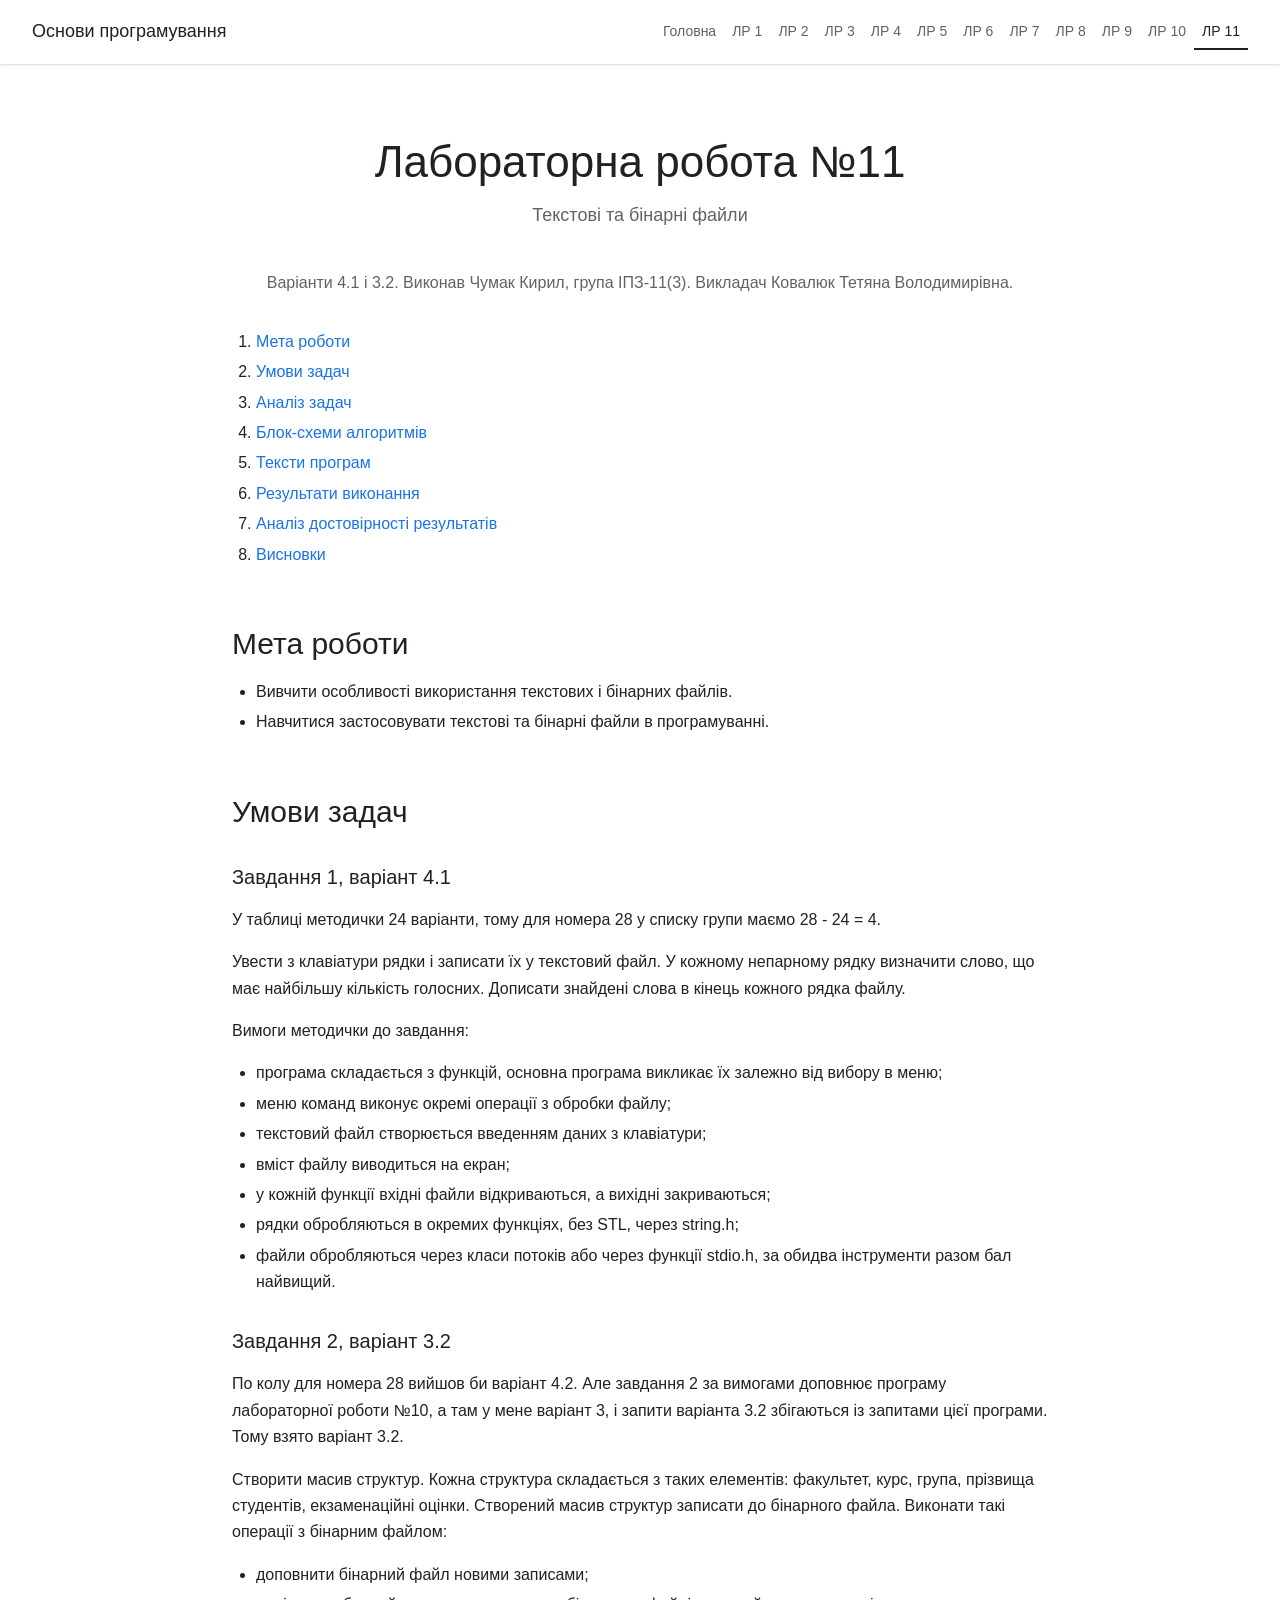
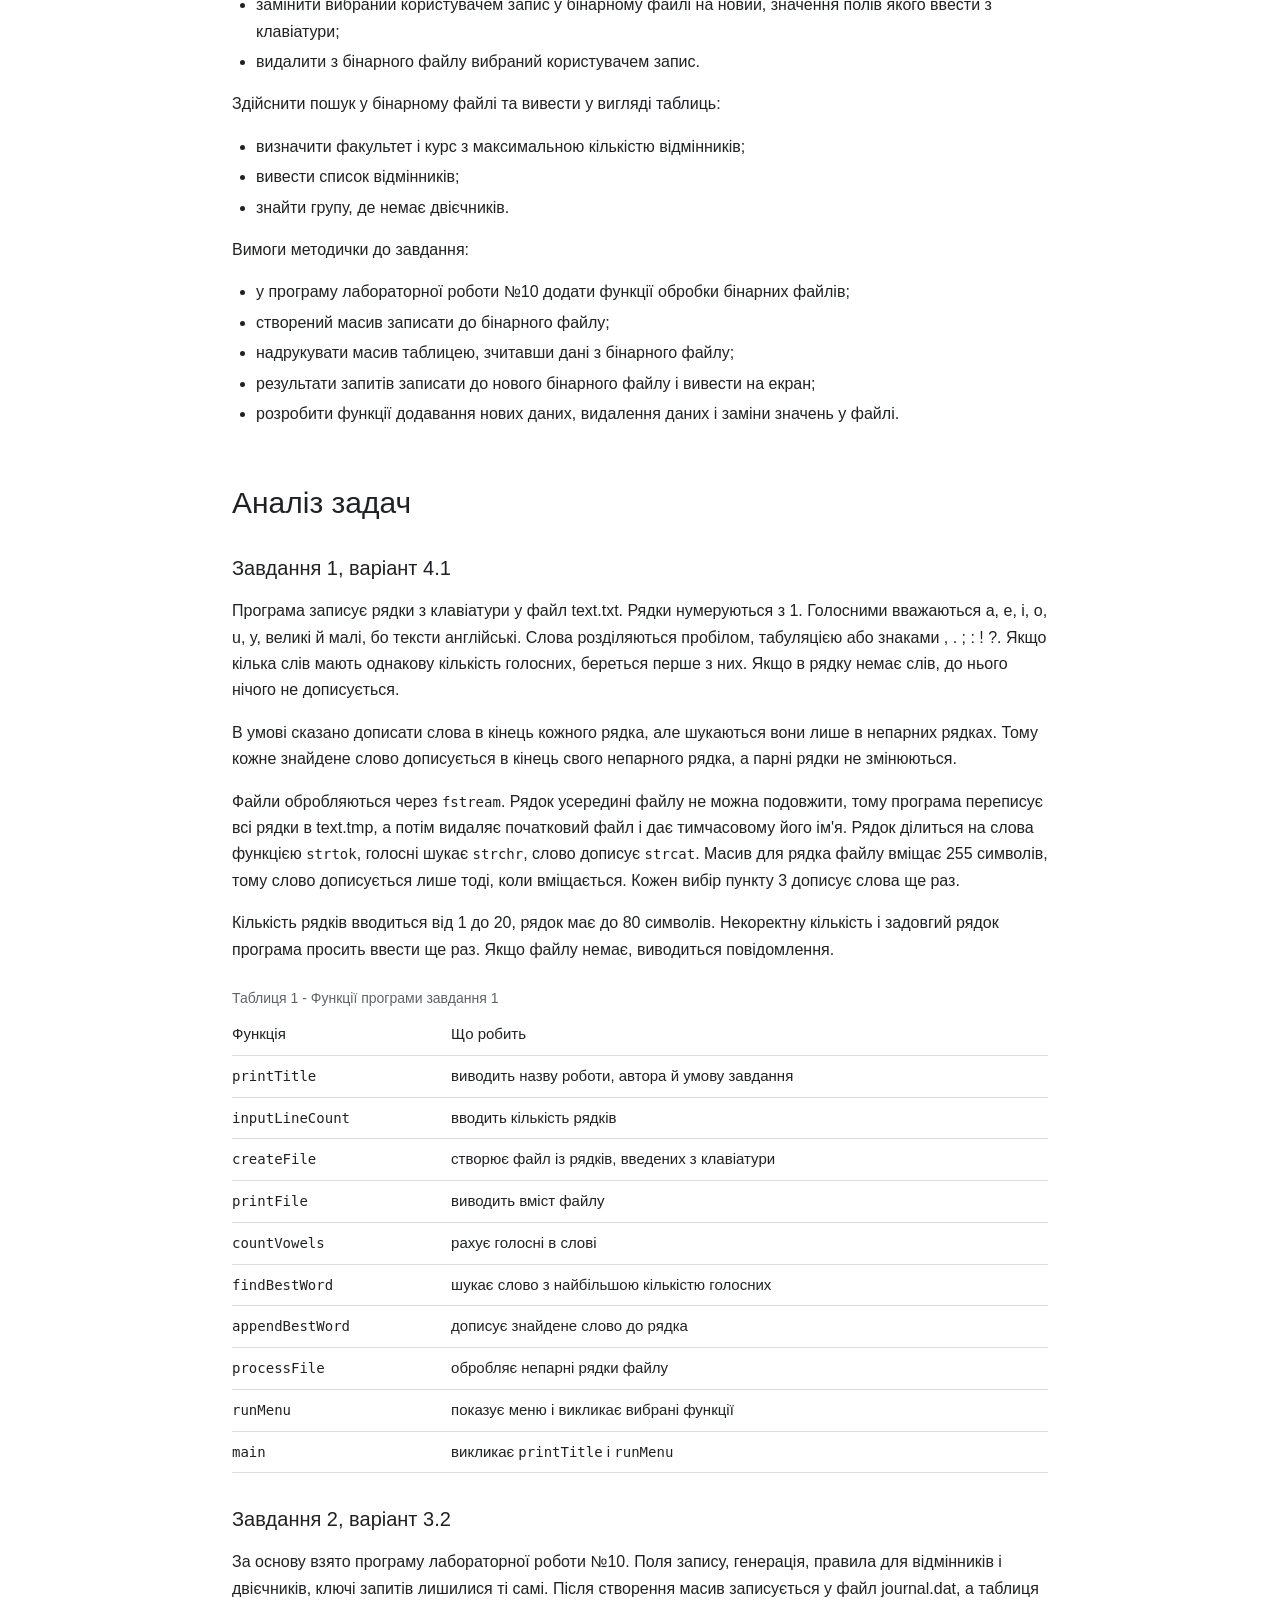
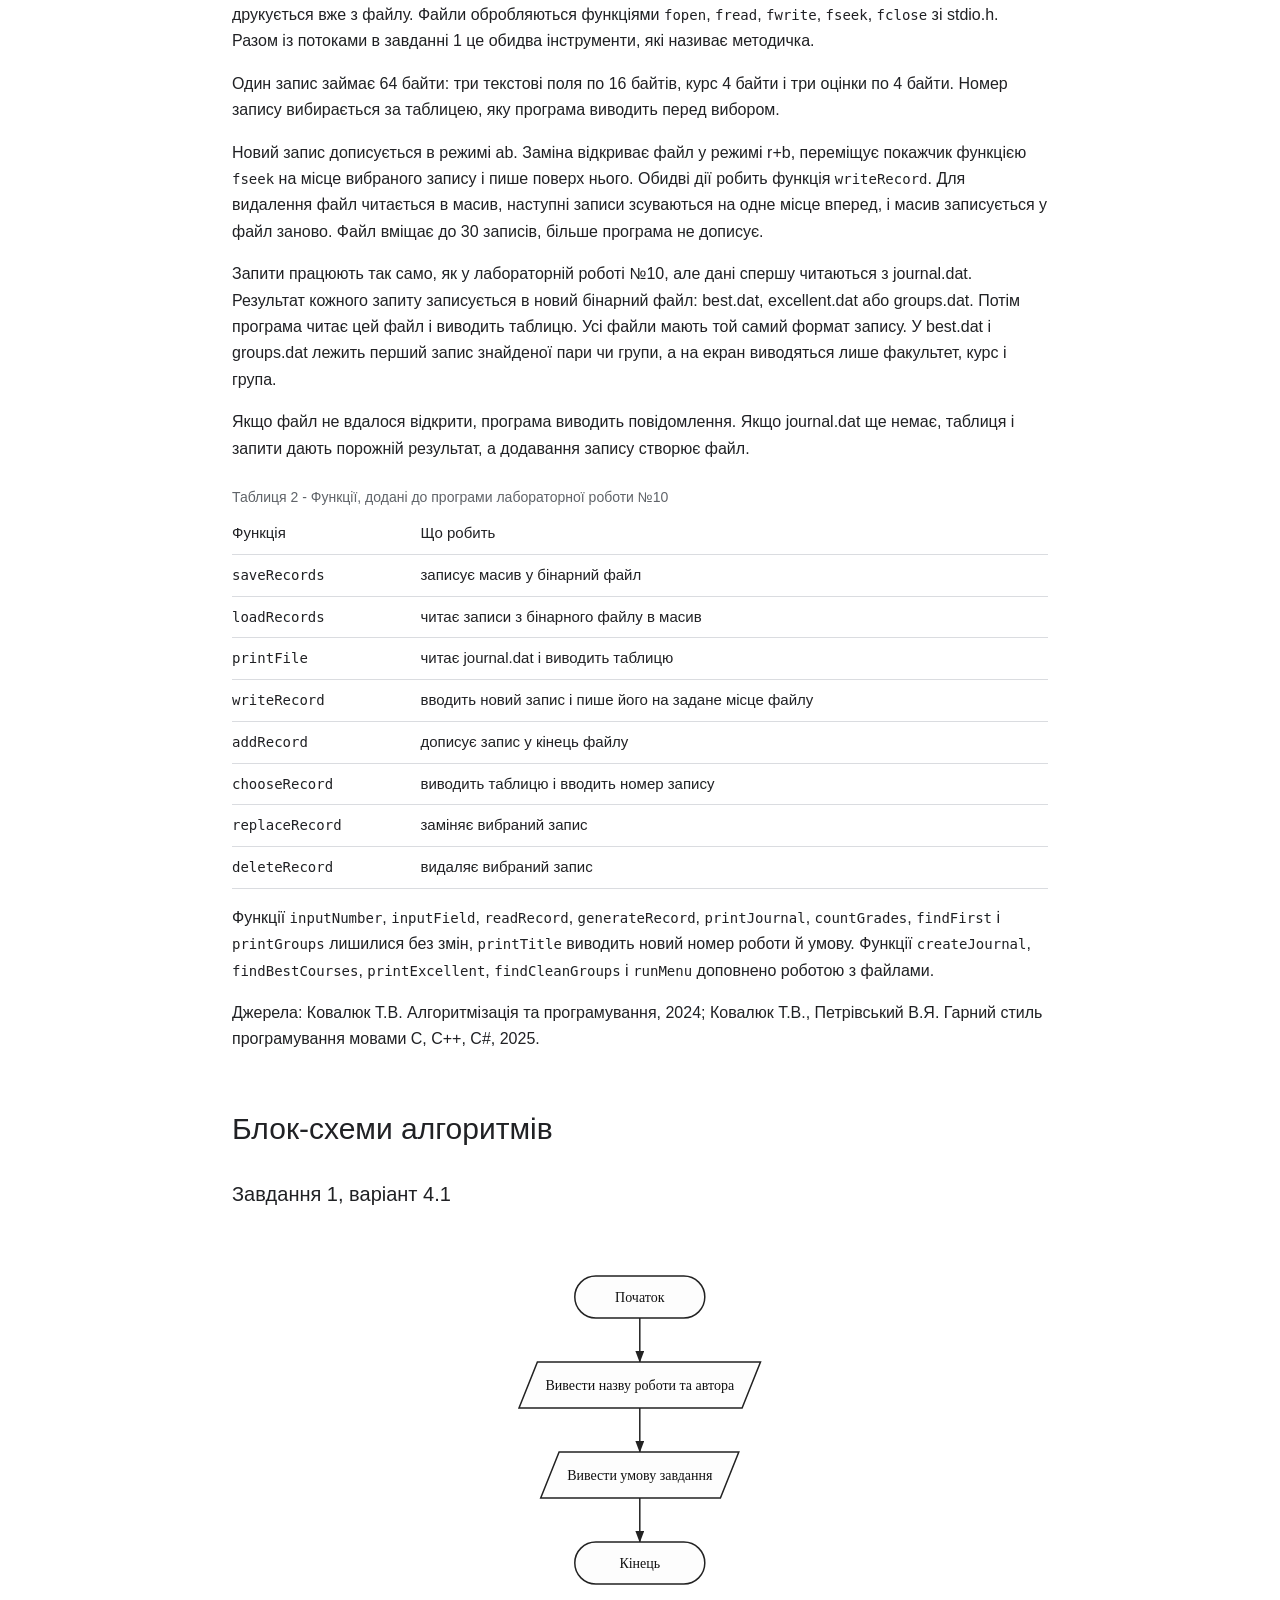
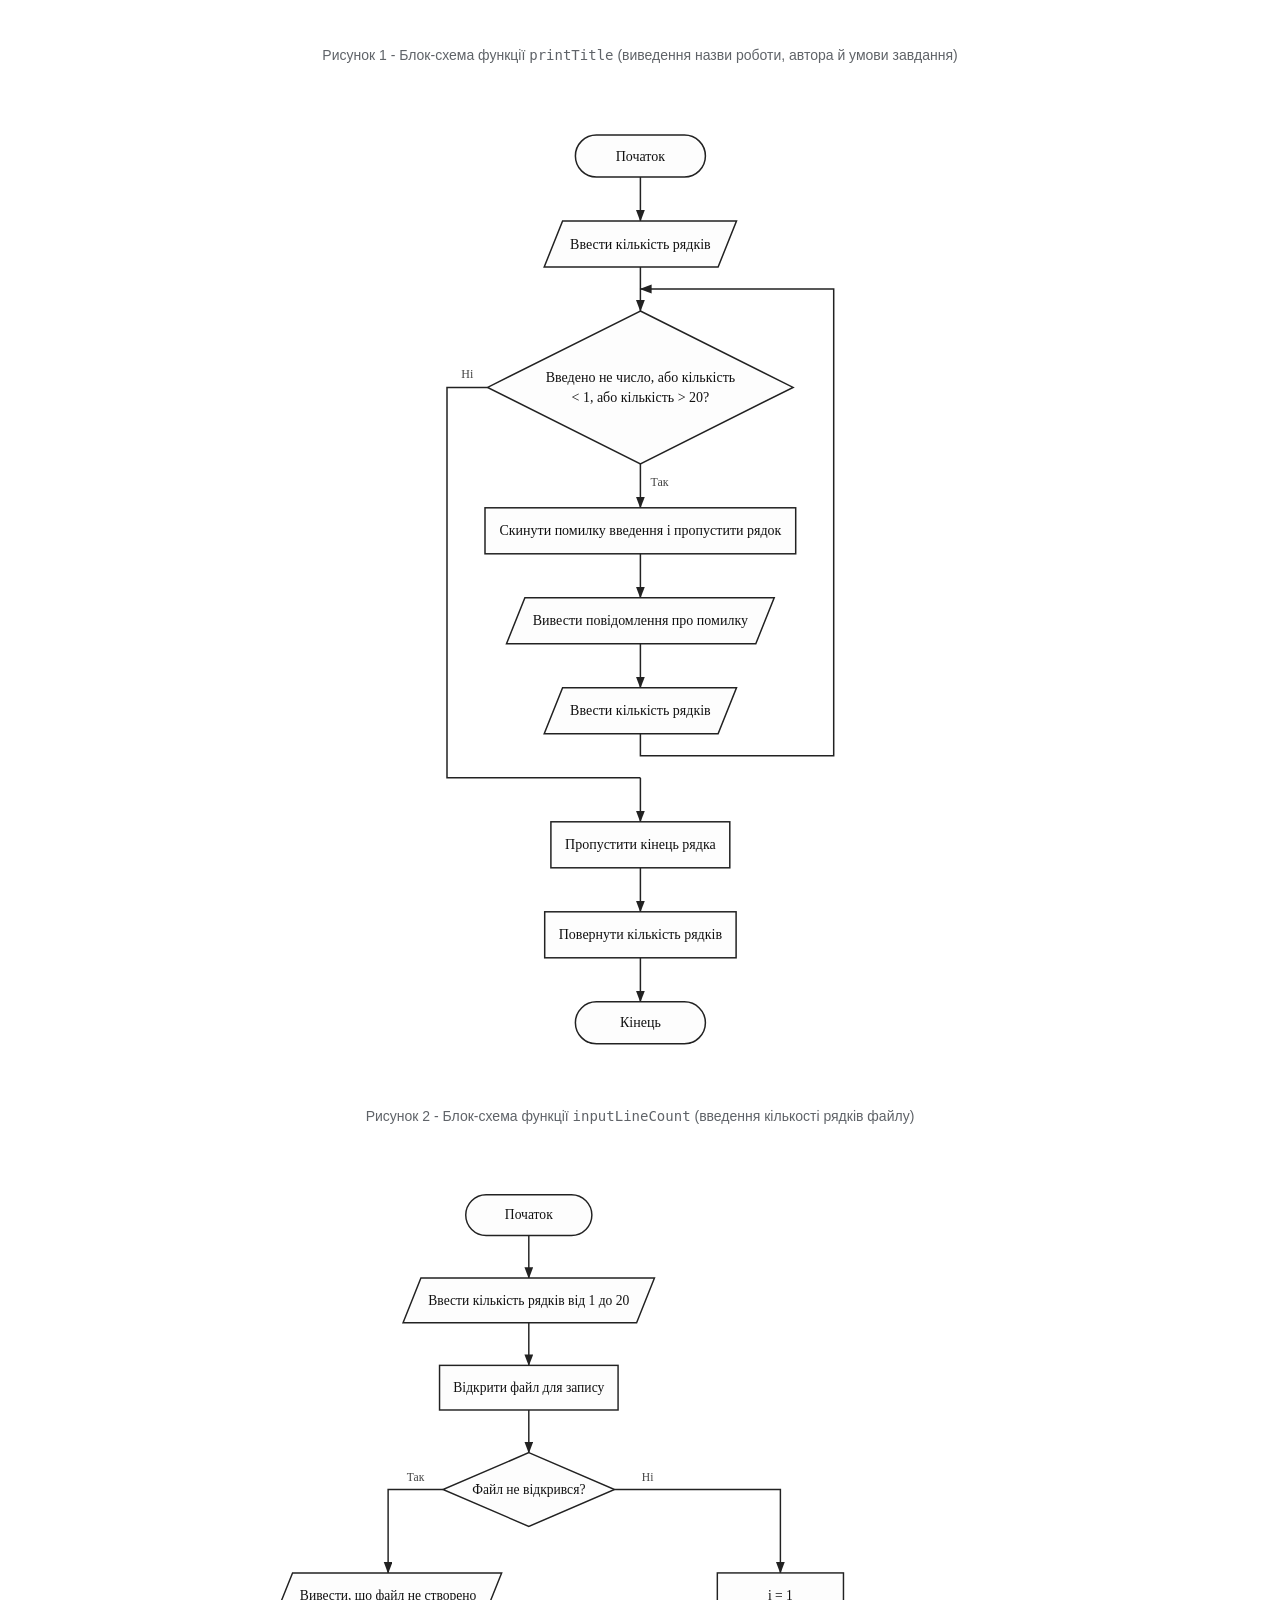
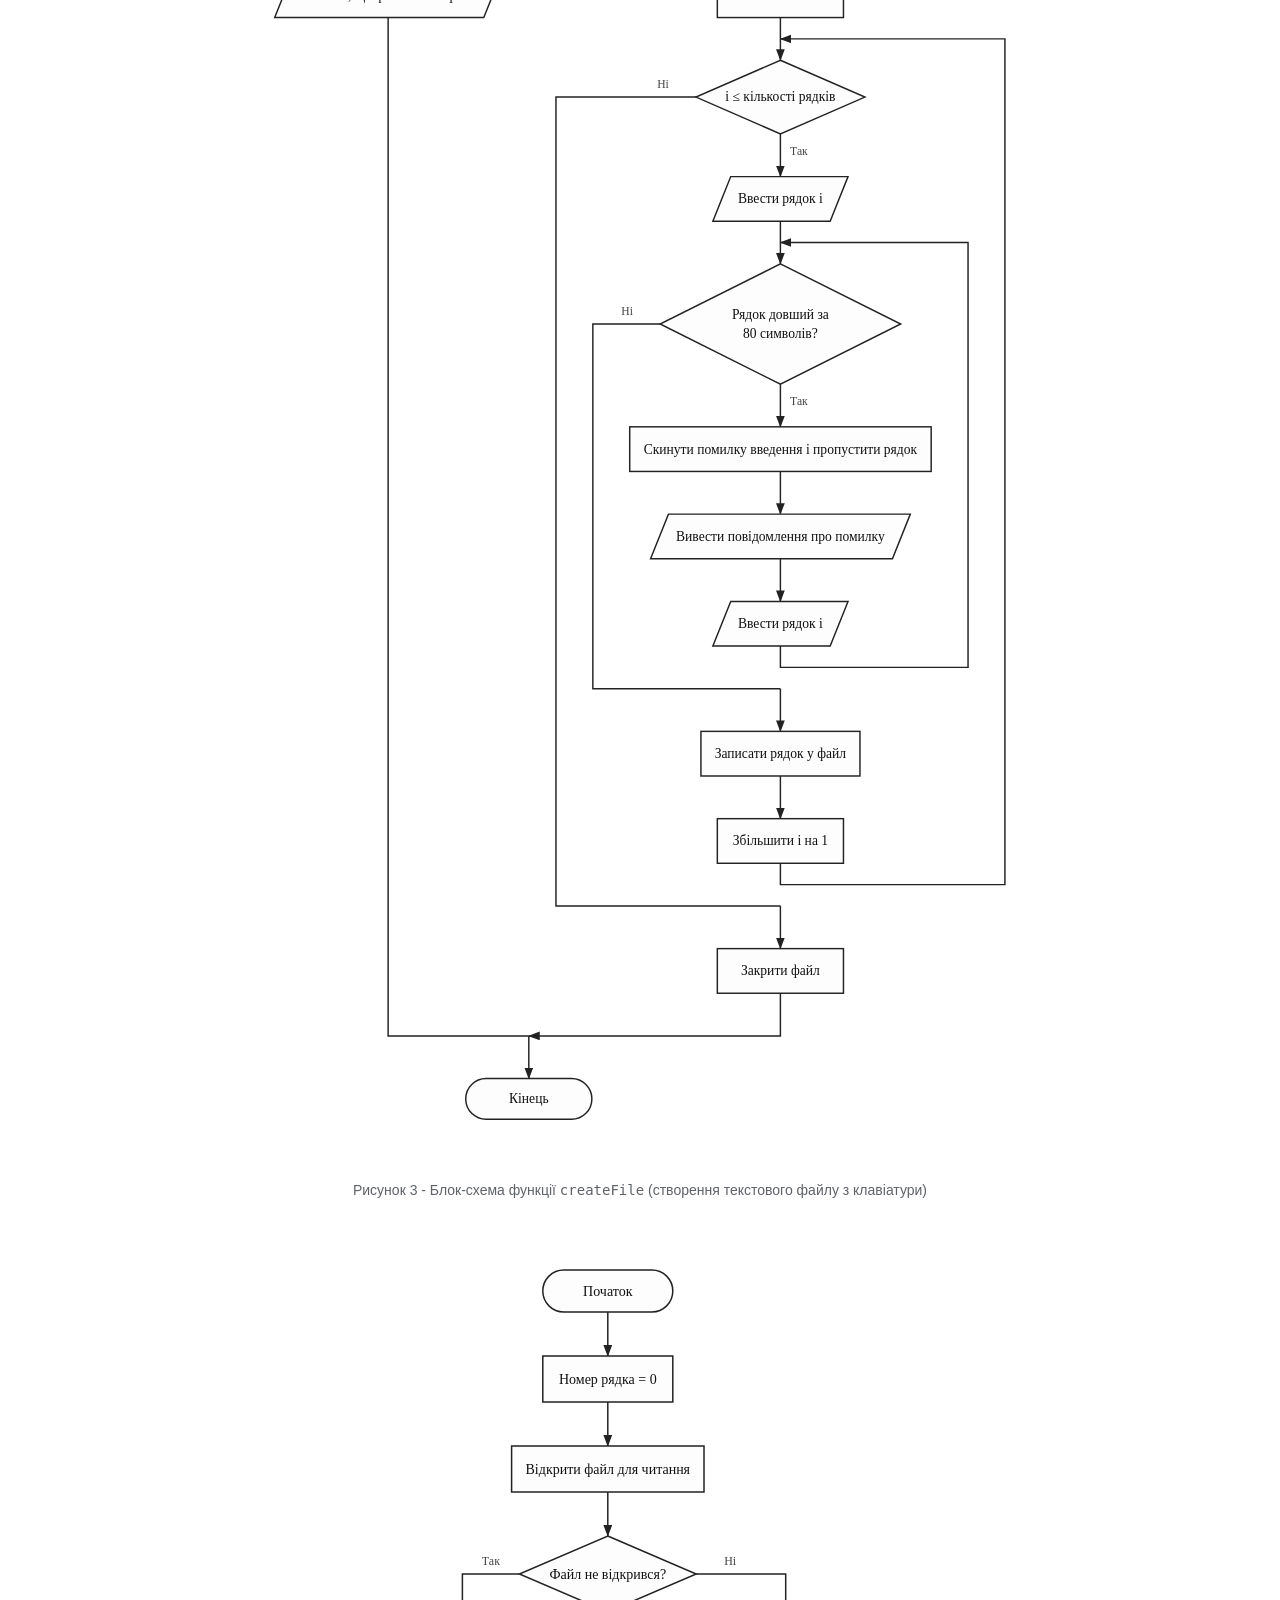
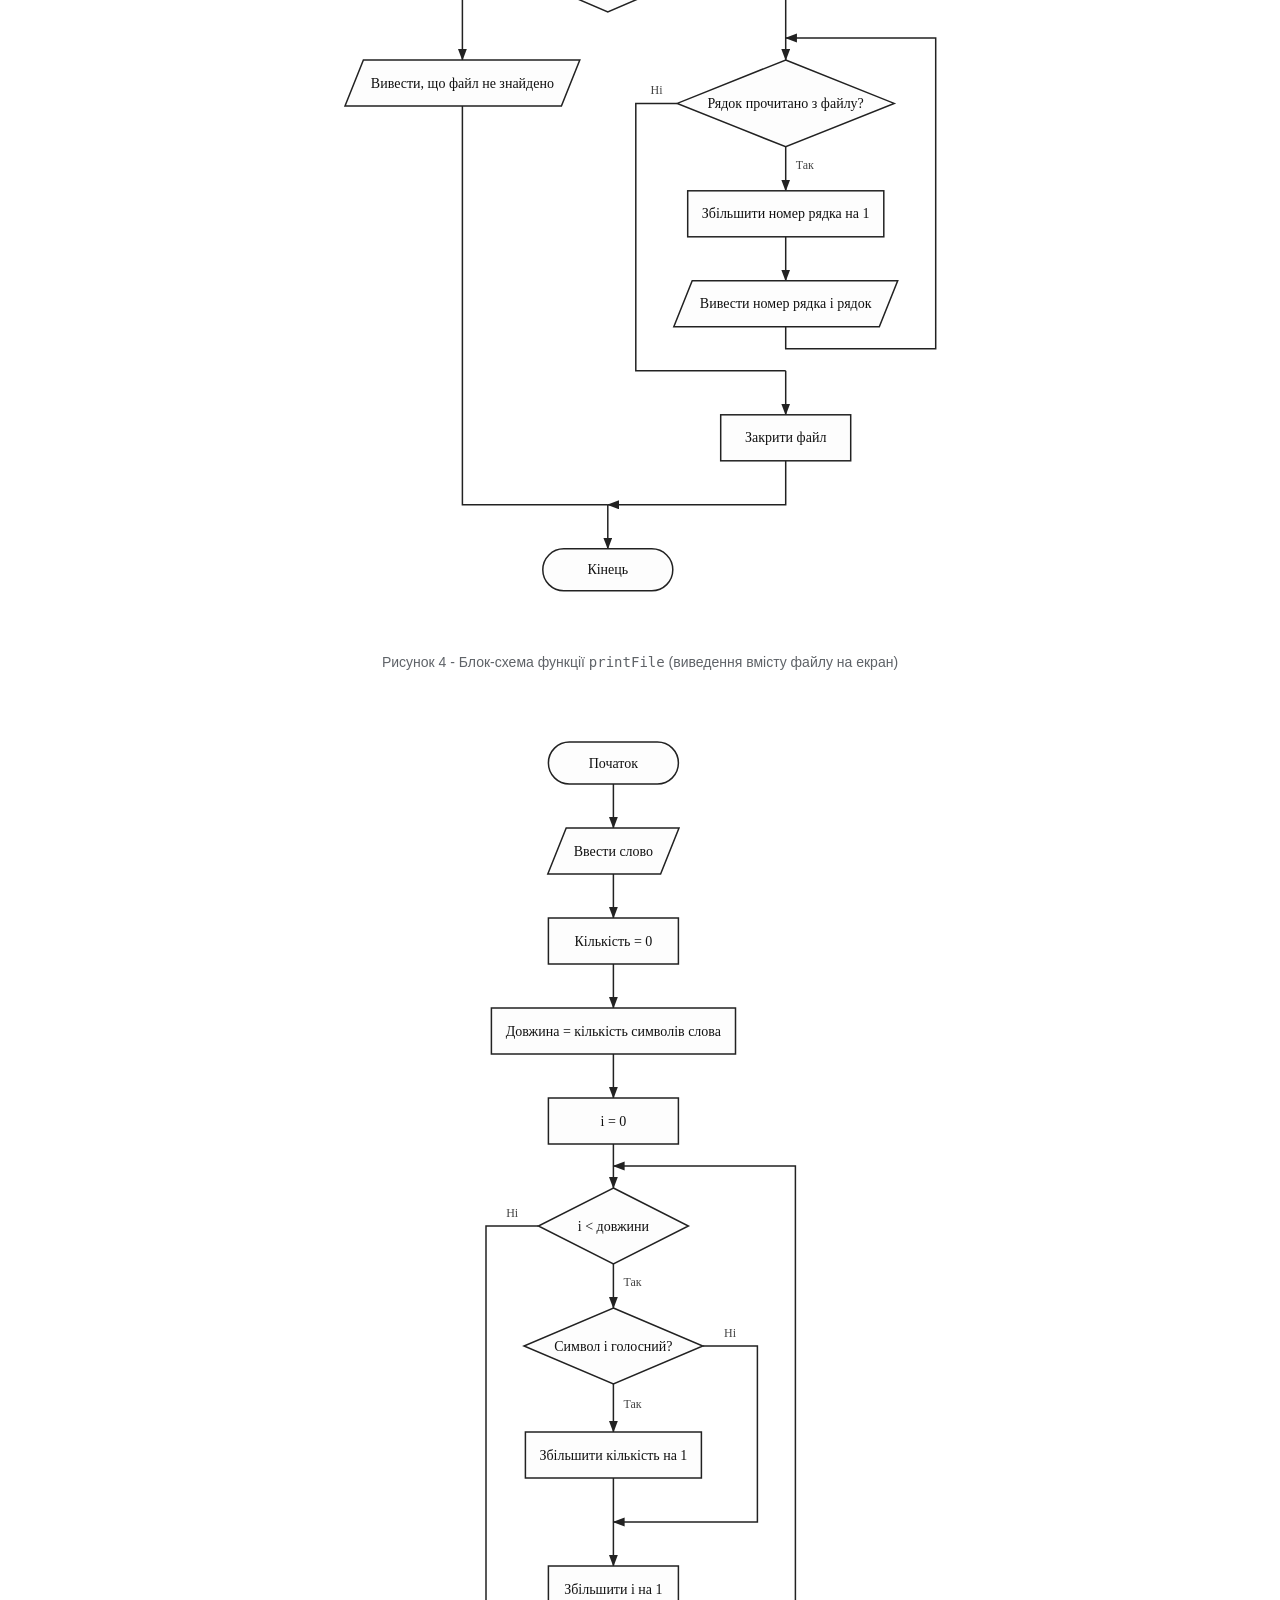
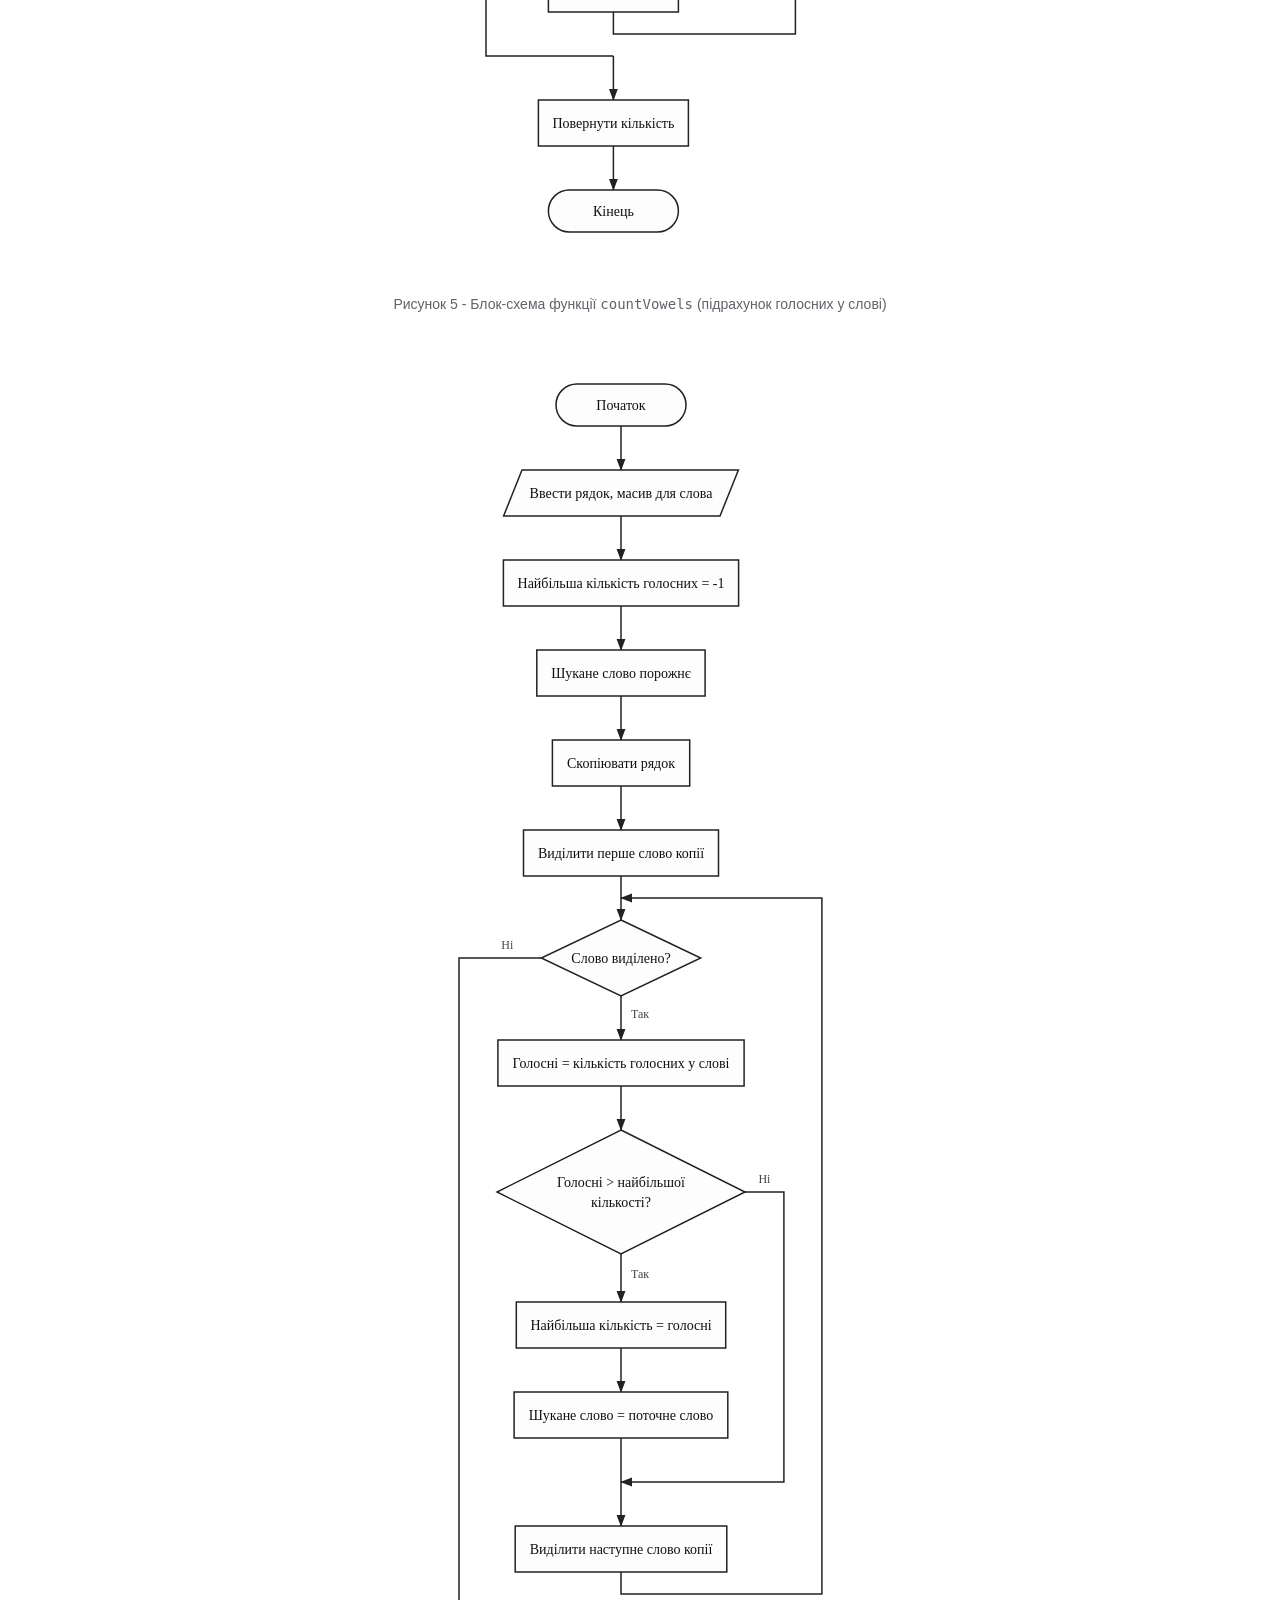
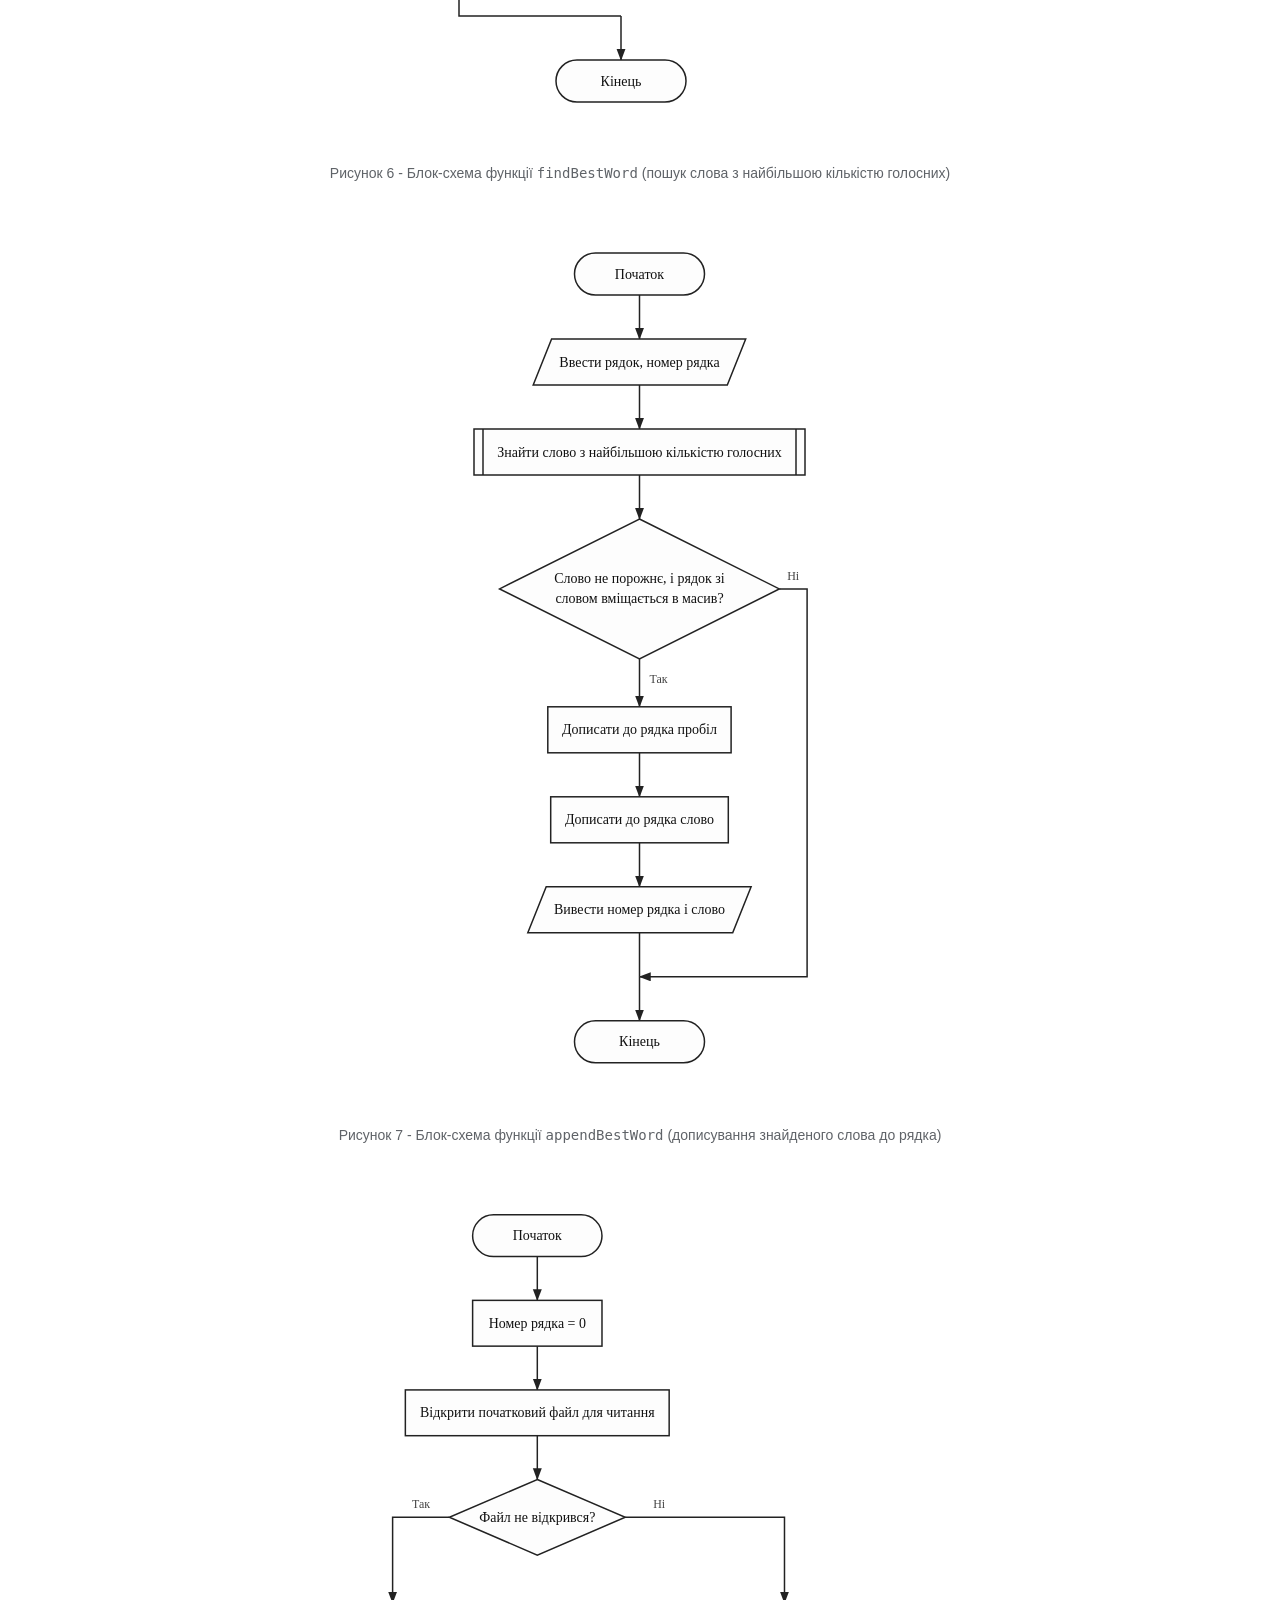
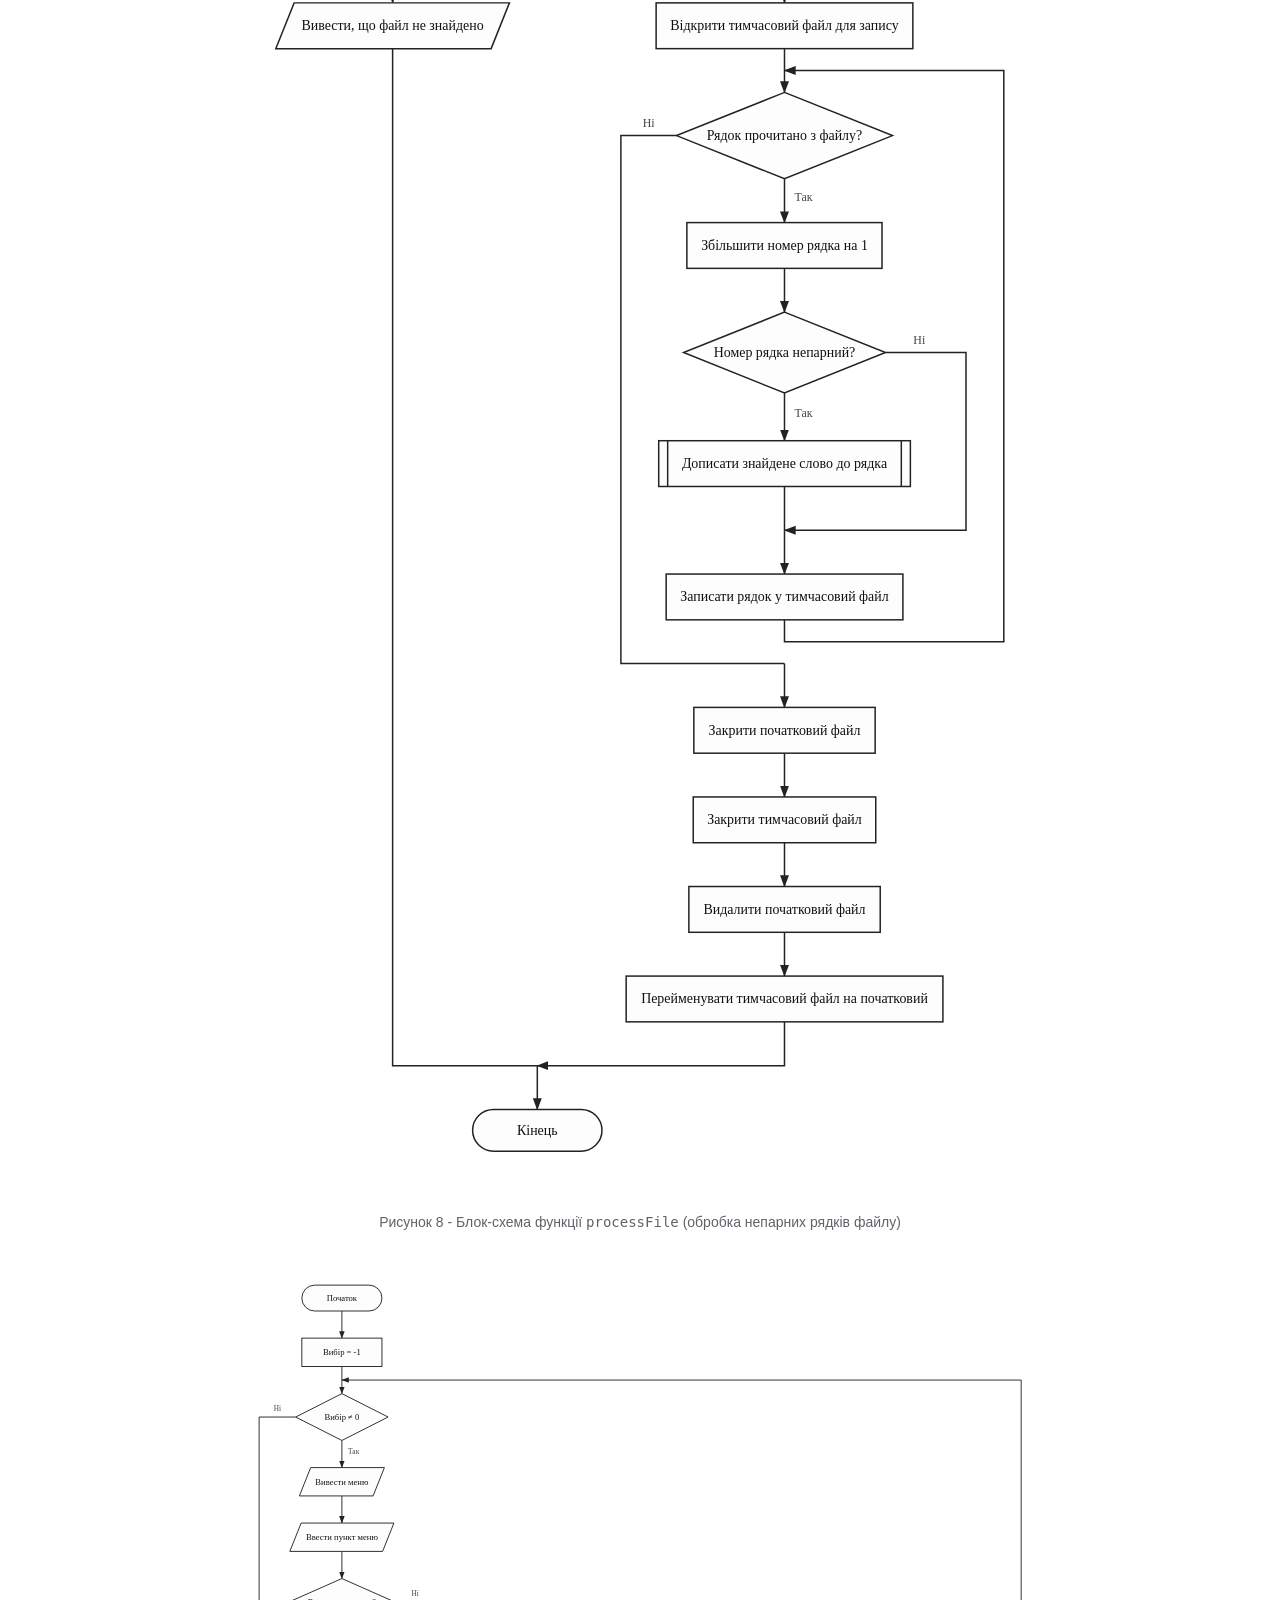
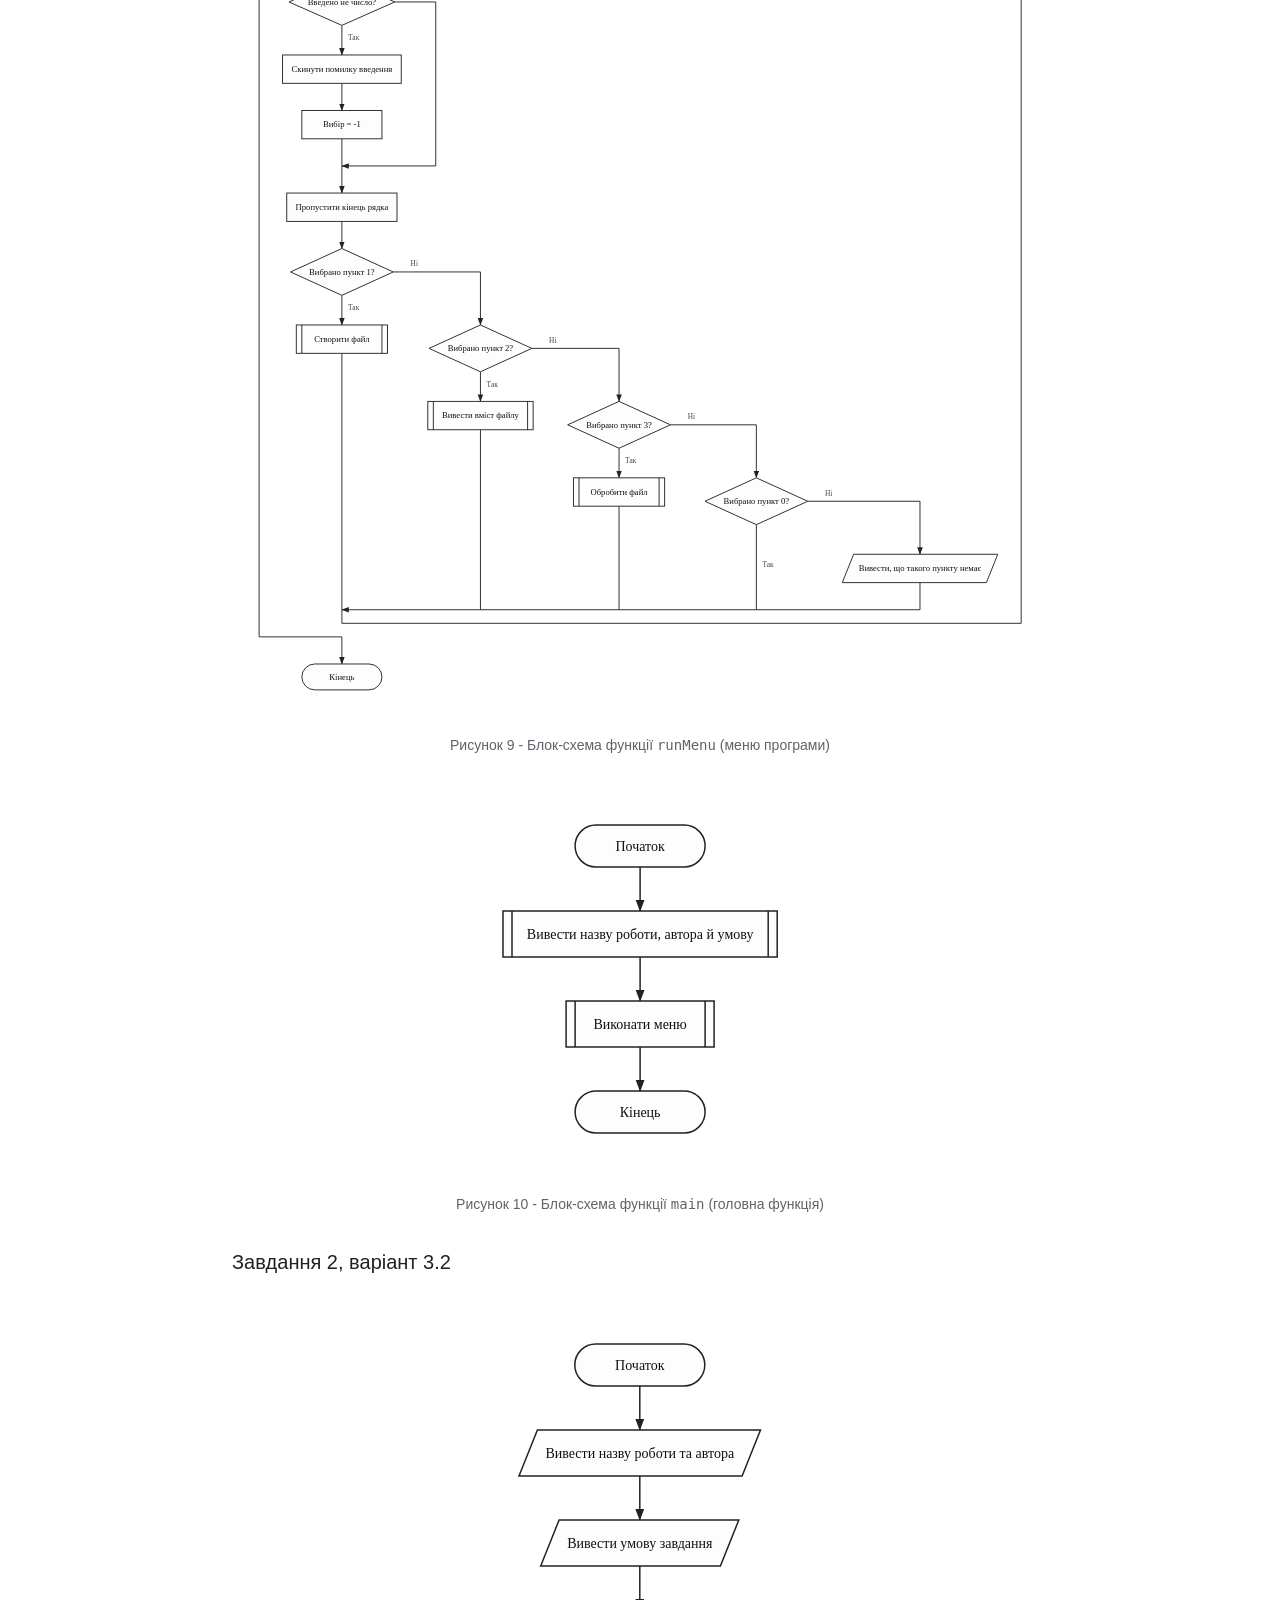
<file: lab11/index.html>
<!doctype html>
<html lang="uk">
<head>
<meta charset="utf-8">
<meta name="viewport" content="width=device-width, initial-scale=1">
<title>Лабораторна робота №11. Основи програмування</title>
<link rel="stylesheet" href="../style.css">
</head>
<body>
<header class="top">
<a class="site" href="../index.html">Основи програмування</a>
<nav class="wide" aria-label="Сторінки"><a href="../index.html">Головна</a><a href="../lab01/index.html">ЛР 1</a><a href="../lab02/index.html">ЛР 2</a><a href="../lab03/index.html">ЛР 3</a><a href="../lab04/index.html">ЛР 4</a><a href="../lab05/index.html">ЛР 5</a><a href="../lab06/index.html">ЛР 6</a><a href="../lab07/index.html">ЛР 7</a><a href="../lab08/index.html">ЛР 8</a><a href="../lab09/index.html">ЛР 9</a><a href="../lab10/index.html">ЛР 10</a><a href="../lab11/index.html" class="active" aria-current="page">ЛР 11</a></nav>
<details class="narrow"><summary>Меню</summary>
<nav aria-label="Сторінки"><a href="../index.html">Головна</a><a href="../lab01/index.html">ЛР 1</a><a href="../lab02/index.html">ЛР 2</a><a href="../lab03/index.html">ЛР 3</a><a href="../lab04/index.html">ЛР 4</a><a href="../lab05/index.html">ЛР 5</a><a href="../lab06/index.html">ЛР 6</a><a href="../lab07/index.html">ЛР 7</a><a href="../lab08/index.html">ЛР 8</a><a href="../lab09/index.html">ЛР 9</a><a href="../lab10/index.html">ЛР 10</a><a href="../lab11/index.html" class="active" aria-current="page">ЛР 11</a></nav></details>
</header>
<div class="banner"><h1>Лабораторна робота №11</h1><p>Текстові та бінарні файли</p></div>
<main class="content" id="content">
<p class="info">Варіанти 4.1 і 3.2. Виконав Чумак Кирил, група ІПЗ-11(3). Викладач Ковалюк Тетяна Володимирівна.</p>
<nav class="toc" aria-label="Зміст"><ol><li><a href="#goal">Мета роботи</a></li><li><a href="#task">Умови задач</a></li><li><a href="#analysis">Аналіз задач</a></li><li><a href="#scheme">Блок-схеми алгоритмів</a></li><li><a href="#code">Тексти програм</a></li><li><a href="#results">Результати виконання</a></li><li><a href="#check">Аналіз достовірності результатів</a></li><li><a href="#conclusion">Висновки</a></li></ol></nav>
<section id="goal"><h2>Мета роботи</h2>
<ul>
<li>Вивчити особливості використання текстових і бінарних файлів.</li>
<li>Навчитися застосовувати текстові та бінарні файли в програмуванні.</li>
</ul>
</section>
<section id="task"><h2>Умови задач</h2>
<h3>Завдання 1, варіант 4.1</h3>
<p>У таблиці методички 24 варіанти, тому для номера 28 у списку групи маємо 28 - 24 = 4.</p>
<p>Увести з клавіатури рядки і записати їх у текстовий файл. У кожному непарному рядку визначити
слово, що має найбільшу кількість голосних. Дописати знайдені слова в кінець кожного рядка файлу.</p>
<p>Вимоги методички до завдання:</p>
<ul>
<li>програма складається з функцій, основна програма викликає їх залежно від вибору в меню;</li>
<li>меню команд виконує окремі операції з обробки файлу;</li>
<li>текстовий файл створюється введенням даних з клавіатури;</li>
<li>вміст файлу виводиться на екран;</li>
<li>у кожній функції вхідні файли відкриваються, а вихідні закриваються;</li>
<li>рядки обробляються в окремих функціях, без STL, через string.h;</li>
<li>файли обробляються через класи потоків або через функції stdio.h, за обидва інструменти разом
бал найвищий.</li>
</ul>
<h3>Завдання 2, варіант 3.2</h3>
<p>По колу для номера 28 вийшов би варіант 4.2. Але завдання 2 за вимогами доповнює програму
лабораторної роботи №10, а там у мене варіант 3, і запити варіанта 3.2 збігаються із запитами цієї
програми. Тому взято варіант 3.2.</p>
<p>Створити масив структур. Кожна структура складається з таких елементів: факультет, курс, група,
прізвища студентів, екзаменаційні оцінки. Створений масив структур записати до бінарного файла.
Виконати такі операції з бінарним файлом:</p>
<ul>
<li>доповнити бінарний файл новими записами;</li>
<li>замінити вибраний користувачем запис у бінарному файлі на новий, значення полів якого ввести
з клавіатури;</li>
<li>видалити з бінарного файлу вибраний користувачем запис.</li>
</ul>
<p>Здійснити пошук у бінарному файлі та вивести у вигляді таблиць:</p>
<ul>
<li>визначити факультет і курс з максимальною кількістю відмінників;</li>
<li>вивести список відмінників;</li>
<li>знайти групу, де немає двієчників.</li>
</ul>
<p>Вимоги методички до завдання:</p>
<ul>
<li>у програму лабораторної роботи №10 додати функції обробки бінарних файлів;</li>
<li>створений масив записати до бінарного файлу;</li>
<li>надрукувати масив таблицею, зчитавши дані з бінарного файлу;</li>
<li>результати запитів записати до нового бінарного файлу і вивести на екран;</li>
<li>розробити функції додавання нових даних, видалення даних і заміни значень у файлі.</li>
</ul>
</section>
<section id="analysis"><h2>Аналіз задач</h2>
<h3>Завдання 1, варіант 4.1</h3>
<p>Програма записує рядки з клавіатури у файл text.txt. Рядки нумеруються з 1. Голосними вважаються
a, e, i, o, u, y, великі й малі, бо тексти англійські. Слова розділяються пробілом, табуляцією або
знаками , . ; : ! ?. Якщо кілька слів мають однакову кількість голосних, береться перше з них. Якщо в
рядку немає слів, до нього нічого не дописується.</p>
<p>В умові сказано дописати слова в кінець кожного рядка, але шукаються вони лише в непарних рядках.
Тому кожне знайдене слово дописується в кінець свого непарного рядка, а парні рядки не змінюються.</p>
<p>Файли обробляються через <code>fstream</code>. Рядок усередині файлу не можна подовжити, тому
програма переписує всі рядки в text.tmp, а потім видаляє початковий файл і дає тимчасовому його
ім'я. Рядок ділиться на слова функцією <code>strtok</code>, голосні шукає <code>strchr</code>, слово
дописує <code>strcat</code>. Масив для рядка файлу вміщає 255 символів, тому слово дописується лише
тоді, коли вміщається. Кожен вибір пункту 3 дописує слова ще раз.</p>
<p>Кількість рядків вводиться від 1 до 20, рядок має до 80 символів. Некоректну кількість і
задовгий рядок програма просить ввести ще раз. Якщо файлу немає, виводиться повідомлення.</p>
<p class="tcap">Таблиця 1 - Функції програми завдання 1</p>
<div class="table-scroll"><table>
<tr><th>Функція</th><th>Що робить</th></tr>
<tr><td><code>printTitle</code></td><td>виводить назву роботи, автора й умову завдання</td></tr>
<tr><td><code>inputLineCount</code></td><td>вводить кількість рядків</td></tr>
<tr><td><code>createFile</code></td><td>створює файл із рядків, введених з клавіатури</td></tr>
<tr><td><code>printFile</code></td><td>виводить вміст файлу</td></tr>
<tr><td><code>countVowels</code></td><td>рахує голосні в слові</td></tr>
<tr><td><code>findBestWord</code></td><td>шукає слово з найбільшою кількістю голосних</td></tr>
<tr><td><code>appendBestWord</code></td><td>дописує знайдене слово до рядка</td></tr>
<tr><td><code>processFile</code></td><td>обробляє непарні рядки файлу</td></tr>
<tr><td><code>runMenu</code></td><td>показує меню і викликає вибрані функції</td></tr>
<tr><td><code>main</code></td><td>викликає <code>printTitle</code> і <code>runMenu</code></td></tr>
</table></div>
<h3>Завдання 2, варіант 3.2</h3>
<p>За основу взято програму лабораторної роботи №10. Поля запису, генерація, правила для відмінників
і двієчників, ключі запитів лишилися ті самі. Після створення масив записується у файл journal.dat, а
таблиця друкується вже з файлу. Файли обробляються функціями <code>fopen</code>, <code>fread</code>,
<code>fwrite</code>, <code>fseek</code>, <code>fclose</code> зі stdio.h. Разом із потоками в завданні 1
це обидва інструменти, які називає методичка.</p>
<p>Один запис займає 64 байти: три текстові поля по 16 байтів, курс 4 байти і три оцінки по 4
байти. Номер запису вибирається за таблицею, яку програма виводить перед вибором.</p>
<p>Новий запис дописується в режимі ab. Заміна відкриває файл у режимі r+b, переміщує покажчик
функцією <code>fseek</code> на місце вибраного запису і пише поверх нього. Обидві дії робить функція
<code>writeRecord</code>. Для видалення файл читається в масив, наступні записи зсуваються на одне
місце вперед, і масив записується у файл заново. Файл вміщає до 30 записів, більше програма не
дописує.</p>
<p>Запити працюють так само, як у лабораторній роботі №10, але дані спершу читаються з journal.dat.
Результат кожного запиту записується в новий бінарний файл: best.dat, excellent.dat або groups.dat.
Потім програма читає цей файл і виводить таблицю. Усі файли мають той самий формат запису. У best.dat
і groups.dat лежить перший запис знайденої пари чи групи, а на екран виводяться лише факультет, курс
і група.</p>
<p>Якщо файл не вдалося відкрити, програма виводить повідомлення. Якщо journal.dat ще немає, таблиця
і запити дають порожній результат, а додавання запису створює файл.</p>
<p class="tcap">Таблиця 2 - Функції, додані до програми лабораторної роботи №10</p>
<div class="table-scroll"><table>
<tr><th>Функція</th><th>Що робить</th></tr>
<tr><td><code>saveRecords</code></td><td>записує масив у бінарний файл</td></tr>
<tr><td><code>loadRecords</code></td><td>читає записи з бінарного файлу в масив</td></tr>
<tr><td><code>printFile</code></td><td>читає journal.dat і виводить таблицю</td></tr>
<tr><td><code>writeRecord</code></td><td>вводить новий запис і пише його на задане місце файлу</td></tr>
<tr><td><code>addRecord</code></td><td>дописує запис у кінець файлу</td></tr>
<tr><td><code>chooseRecord</code></td><td>виводить таблицю і вводить номер запису</td></tr>
<tr><td><code>replaceRecord</code></td><td>заміняє вибраний запис</td></tr>
<tr><td><code>deleteRecord</code></td><td>видаляє вибраний запис</td></tr>
</table></div>
<p>Функції <code>inputNumber</code>, <code>inputField</code>, <code>readRecord</code>,
<code>generateRecord</code>, <code>printJournal</code>, <code>countGrades</code>,
<code>findFirst</code> і <code>printGroups</code> лишилися без змін, <code>printTitle</code> виводить
новий номер роботи й умову. Функції <code>createJournal</code>, <code>findBestCourses</code>,
<code>printExcellent</code>, <code>findCleanGroups</code> і <code>runMenu</code> доповнено роботою з
файлами.</p>
<p>Джерела: Ковалюк Т.В. Алгоритмізація та програмування, 2024; Ковалюк Т.В., Петрівський В.Я.
Гарний стиль програмування мовами C, C++, C#, 2025.</p>
</section>
<section id="scheme"><h2>Блок-схеми алгоритмів</h2>
<h3>Завдання 1, варіант 4.1</h3>
<figure class="fc"><a href="img/task1-fc-printTitle.svg"><img src="img/task1-fc-printTitle.svg" alt="" loading="lazy"></a><figcaption>Рисунок 1 - Блок-схема функції <code>printTitle</code> (виведення назви роботи, автора й умови завдання)</figcaption></figure>
<figure class="fc"><a href="img/task1-fc-inputLineCount.svg"><img src="img/task1-fc-inputLineCount.svg" alt="" loading="lazy"></a><figcaption>Рисунок 2 - Блок-схема функції <code>inputLineCount</code> (введення кількості рядків файлу)</figcaption></figure>
<figure class="fc"><a href="img/task1-fc-createFile.svg"><img src="img/task1-fc-createFile.svg" alt="" loading="lazy"></a><figcaption>Рисунок 3 - Блок-схема функції <code>createFile</code> (створення текстового файлу з клавіатури)</figcaption></figure>
<figure class="fc"><a href="img/task1-fc-printFile.svg"><img src="img/task1-fc-printFile.svg" alt="" loading="lazy"></a><figcaption>Рисунок 4 - Блок-схема функції <code>printFile</code> (виведення вмісту файлу на екран)</figcaption></figure>
<figure class="fc"><a href="img/task1-fc-countVowels.svg"><img src="img/task1-fc-countVowels.svg" alt="" loading="lazy"></a><figcaption>Рисунок 5 - Блок-схема функції <code>countVowels</code> (підрахунок голосних у слові)</figcaption></figure>
<figure class="fc"><a href="img/task1-fc-findBestWord.svg"><img src="img/task1-fc-findBestWord.svg" alt="" loading="lazy"></a><figcaption>Рисунок 6 - Блок-схема функції <code>findBestWord</code> (пошук слова з найбільшою кількістю голосних)</figcaption></figure>
<figure class="fc"><a href="img/task1-fc-appendBestWord.svg"><img src="img/task1-fc-appendBestWord.svg" alt="" loading="lazy"></a><figcaption>Рисунок 7 - Блок-схема функції <code>appendBestWord</code> (дописування знайденого слова до рядка)</figcaption></figure>
<figure class="fc"><a href="img/task1-fc-processFile.svg"><img src="img/task1-fc-processFile.svg" alt="" loading="lazy"></a><figcaption>Рисунок 8 - Блок-схема функції <code>processFile</code> (обробка непарних рядків файлу)</figcaption></figure>
<figure class="fc"><a href="img/task1-fc-runMenu.svg"><img src="img/task1-fc-runMenu.svg" alt="" loading="lazy"></a><figcaption>Рисунок 9 - Блок-схема функції <code>runMenu</code> (меню програми)</figcaption></figure>
<figure class="fc"><a href="img/task1-fc-main.svg"><img src="img/task1-fc-main.svg" alt="" loading="lazy"></a><figcaption>Рисунок 10 - Блок-схема функції <code>main</code> (головна функція)</figcaption></figure>
<h3>Завдання 2, варіант 3.2</h3>
<figure class="fc"><a href="img/task2-fc-printTitle.svg"><img src="img/task2-fc-printTitle.svg" alt="" loading="lazy"></a><figcaption>Рисунок 11 - Блок-схема функції <code>printTitle</code> (виведення назви роботи, автора й умови завдання)</figcaption></figure>
<figure class="fc"><a href="img/task2-fc-inputNumber.svg"><img src="img/task2-fc-inputNumber.svg" alt="" loading="lazy"></a><figcaption>Рисунок 12 - Блок-схема функції <code>inputNumber</code> (введення цілого числа із заданих меж)</figcaption></figure>
<figure class="fc"><a href="img/task2-fc-inputField.svg"><img src="img/task2-fc-inputField.svg" alt="" loading="lazy"></a><figcaption>Рисунок 13 - Блок-схема функції <code>inputField</code> (введення текстового поля)</figcaption></figure>
<figure class="fc"><a href="img/task2-fc-readRecord.svg"><img src="img/task2-fc-readRecord.svg" alt="" loading="lazy"></a><figcaption>Рисунок 14 - Блок-схема функції <code>readRecord</code> (введення одного запису з клавіатури)</figcaption></figure>
<figure class="fc"><a href="img/task2-fc-generateRecord.svg"><img src="img/task2-fc-generateRecord.svg" alt="" loading="lazy"></a><figcaption>Рисунок 15 - Блок-схема функції <code>generateRecord</code> (створення випадкового запису)</figcaption></figure>
<figure class="fc"><a href="img/task2-fc-printJournal.svg"><img src="img/task2-fc-printJournal.svg" alt="" loading="lazy"></a><figcaption>Рисунок 16 - Блок-схема функції <code>printJournal</code> (виведення масиву записів таблицею)</figcaption></figure>
<figure class="fc"><a href="img/task2-fc-saveRecords.svg"><img src="img/task2-fc-saveRecords.svg" alt="" loading="lazy"></a><figcaption>Рисунок 17 - Блок-схема функції <code>saveRecords</code> (запис масиву у бінарний файл)</figcaption></figure>
<figure class="fc"><a href="img/task2-fc-loadRecords.svg"><img src="img/task2-fc-loadRecords.svg" alt="" loading="lazy"></a><figcaption>Рисунок 18 - Блок-схема функції <code>loadRecords</code> (читання записів із бінарного файлу)</figcaption></figure>
<figure class="fc"><a href="img/task2-fc-printFile.svg"><img src="img/task2-fc-printFile.svg" alt="" loading="lazy"></a><figcaption>Рисунок 19 - Блок-схема функції <code>printFile</code> (виведення таблиці, прочитаної з файлу)</figcaption></figure>
<figure class="fc"><a href="img/task2-fc-createJournal.svg"><img src="img/task2-fc-createJournal.svg" alt="" loading="lazy"></a><figcaption>Рисунок 20 - Блок-схема функції <code>createJournal</code> (створення масиву і запис його у файл)</figcaption></figure>
<figure class="fc"><a href="img/task2-fc-writeRecord.svg"><img src="img/task2-fc-writeRecord.svg" alt="" loading="lazy"></a><figcaption>Рисунок 21 - Блок-схема функції <code>writeRecord</code> (запис нового запису у файл на задане місце)</figcaption></figure>
<figure class="fc"><a href="img/task2-fc-addRecord.svg"><img src="img/task2-fc-addRecord.svg" alt="" loading="lazy"></a><figcaption>Рисунок 22 - Блок-схема функції <code>addRecord</code> (додавання запису в кінець файлу)</figcaption></figure>
<figure class="fc"><a href="img/task2-fc-chooseRecord.svg"><img src="img/task2-fc-chooseRecord.svg" alt="" loading="lazy"></a><figcaption>Рисунок 23 - Блок-схема функції <code>chooseRecord</code> (вибір запису файлу)</figcaption></figure>
<figure class="fc"><a href="img/task2-fc-replaceRecord.svg"><img src="img/task2-fc-replaceRecord.svg" alt="" loading="lazy"></a><figcaption>Рисунок 24 - Блок-схема функції <code>replaceRecord</code> (заміна вибраного запису у файлі)</figcaption></figure>
<figure class="fc"><a href="img/task2-fc-deleteRecord.svg"><img src="img/task2-fc-deleteRecord.svg" alt="" loading="lazy"></a><figcaption>Рисунок 25 - Блок-схема функції <code>deleteRecord</code> (видалення вибраного запису з файлу)</figcaption></figure>
<figure class="fc"><a href="img/task2-fc-countGrades.svg"><img src="img/task2-fc-countGrades.svg" alt="" loading="lazy"></a><figcaption>Рисунок 26 - Блок-схема функції <code>countGrades</code> (підрахунок заданої оцінки в записі)</figcaption></figure>
<figure class="fc"><a href="img/task2-fc-findFirst.svg"><img src="img/task2-fc-findFirst.svg" alt="" loading="lazy"></a><figcaption>Рисунок 27 - Блок-схема функції <code>findFirst</code> (пошук першого запису тієї самої пари або групи)</figcaption></figure>
<figure class="fc"><a href="img/task2-fc-printGroups.svg"><img src="img/task2-fc-printGroups.svg" alt="" loading="lazy"></a><figcaption>Рисунок 28 - Блок-схема функції <code>printGroups</code> (виведення факультету, курсу і групи записів таблицею)</figcaption></figure>
<figure class="fc"><a href="img/task2-fc-findBestCourses.svg"><img src="img/task2-fc-findBestCourses.svg" alt="" loading="lazy"></a><figcaption>Рисунок 29 - Блок-схема функції <code>findBestCourses</code> (запит 1: факультет і курс з найбільшою кількістю відмінників)</figcaption></figure>
<figure class="fc"><a href="img/task2-fc-printExcellent.svg"><img src="img/task2-fc-printExcellent.svg" alt="" loading="lazy"></a><figcaption>Рисунок 30 - Блок-схема функції <code>printExcellent</code> (запит 2: відмінники заданого факультету)</figcaption></figure>
<figure class="fc"><a href="img/task2-fc-findCleanGroups.svg"><img src="img/task2-fc-findCleanGroups.svg" alt="" loading="lazy"></a><figcaption>Рисунок 31 - Блок-схема функції <code>findCleanGroups</code> (запит 3: групи заданого курсу без двієчників)</figcaption></figure>
<figure class="fc"><a href="img/task2-fc-runMenu.svg"><img src="img/task2-fc-runMenu.svg" alt="" loading="lazy"></a><figcaption>Рисунок 32 - Блок-схема функції <code>runMenu</code> (меню програми)</figcaption></figure>
<figure class="fc"><a href="img/task2-fc-main.svg"><img src="img/task2-fc-main.svg" alt="" loading="lazy"></a><figcaption>Рисунок 33 - Блок-схема функції <code>main</code> (головна функція)</figcaption></figure>
</section>
<section id="code"><h2>Тексти програм</h2>
<h3>Завдання 1, варіант 4.1</h3>
<p class="file">Файл <a href="task1.cpp" download>task1.cpp</a></p>
<pre><code><span class="cm">/// &lt;summary&gt;</span>
<span class="cm">/// Лабораторна робота №11, завдання 1, варіант 4.1. Записати рядки у текстовий</span>
<span class="cm">/// файл і дописати в кінець кожного непарного рядка слово з найбільшою</span>
<span class="cm">/// кількістю голосних.</span>
<span class="cm">/// &lt;/summary&gt;</span>
<span class="cm">/// &lt;remarks&gt;</span>
<span class="cm">/// Ім&#x27;я файлу: task1.cpp</span>
<span class="cm">/// Автор: Чумак Кирил, гр. ІПЗ-11(3)</span>
<span class="cm">/// Номер версії модуля: version 1</span>
<span class="cm">/// &lt;/remarks&gt;</span>

<span class="pp">#include &lt;cstdio&gt;</span>
<span class="pp">#include &lt;cstring&gt;</span>
<span class="pp">#include &lt;fstream&gt;</span>
<span class="pp">#include &lt;iostream&gt;</span>
<span class="kw">using</span> <span class="kw">namespace</span> std;

<span class="cm">// Константи</span>
<span class="kw">const</span> <span class="kw">char</span> FILE_NAME[] = <span class="st">&quot;text.txt&quot;</span>;   <span class="cm">// текстовий файл</span>
<span class="kw">const</span> <span class="kw">char</span> TEMP_NAME[] = <span class="st">&quot;text.tmp&quot;</span>;   <span class="cm">// тимчасовий файл</span>
<span class="kw">const</span> <span class="kw">char</span> VOWELS[] = <span class="st">&quot;aeiouyAEIOUY&quot;</span>;  <span class="cm">// голосні літери</span>
<span class="kw">const</span> <span class="kw">char</span> SEPARATORS[] = <span class="st">&quot; ,.;:!?\t&quot;</span>; <span class="cm">// символи між словами</span>
<span class="kw">const</span> <span class="kw">int</span> MAX_LINES = <span class="nm">20</span>;              <span class="cm">// найбільша кількість рядків</span>
<span class="kw">const</span> <span class="kw">int</span> INPUT_SIZE = <span class="nm">81</span>;             <span class="cm">// розмір введеного рядка разом із нулем</span>
<span class="kw">const</span> <span class="kw">int</span> LINE_SIZE = <span class="nm">256</span>;             <span class="cm">// розмір рядка файлу разом із нулем</span>

<span class="cm">/// &lt;summary&gt;</span>
<span class="cm">/// Виводить назву роботи й автора</span>
<span class="cm">/// &lt;/summary&gt;</span>
<span class="kw">void</span> printTitle()
{
    cout &lt;&lt; <span class="st">&quot;Lab work 11. Task 1. Variant 4.1.&quot;</span> &lt;&lt; endl;
    cout &lt;&lt; <span class="st">&quot;Author: Kyryl Chumak, group IPZ-11(3)&quot;</span> &lt;&lt; endl &lt;&lt; endl;

    cout &lt;&lt; <span class="st">&quot;Enter lines from the keyboard and write them to a text&quot;</span> &lt;&lt; endl;
    cout &lt;&lt; <span class="st">&quot;file. In each odd line find the word with the most vowels&quot;</span> &lt;&lt; endl;
    cout &lt;&lt; <span class="st">&quot;and append it to the end of that line.&quot;</span> &lt;&lt; endl;
}

<span class="cm">/// &lt;summary&gt;</span>
<span class="cm">/// Вводить кількість рядків файлу і забирає кінець рядка, щоб після неї</span>
<span class="cm">/// працювало cin.getline</span>
<span class="cm">/// &lt;/summary&gt;</span>
<span class="cm">/// &lt;returns&gt;кількість рядків&lt;/returns&gt;</span>
<span class="kw">int</span> inputLineCount()
{
    <span class="kw">int</span> lineCount = <span class="nm">0</span>; <span class="cm">// кількість рядків</span>

    cout &lt;&lt; <span class="st">&quot;Enter number of lines (from 1 to &quot;</span> &lt;&lt; MAX_LINES &lt;&lt; <span class="st">&quot;): &quot;</span>;
    cin &gt;&gt; lineCount;
    <span class="kw">while</span> (cin.fail() || lineCount &lt; <span class="nm">1</span> || lineCount &gt; MAX_LINES)
    {
        cin.clear();            <span class="cm">// скинути помилку введення</span>
        cin.ignore(<span class="nm">1000</span>, <span class="st">&#x27;\n&#x27;</span>); <span class="cm">// і пропустити неправильний рядок</span>
        cout &lt;&lt; <span class="st">&quot;Error! Enter a number from 1 to &quot;</span> &lt;&lt; MAX_LINES &lt;&lt; <span class="st">&quot;: &quot;</span>;
        cin &gt;&gt; lineCount;
    }
    cin.ignore(<span class="nm">1000</span>, <span class="st">&#x27;\n&#x27;</span>);

    <span class="kw">return</span> lineCount;
}

<span class="cm">/// &lt;summary&gt;</span>
<span class="cm">/// Створює текстовий файл із рядків, введених з клавіатури</span>
<span class="cm">/// &lt;/summary&gt;</span>
<span class="kw">void</span> createFile()
{
    <span class="kw">char</span> line[INPUT_SIZE] = <span class="st">&quot;&quot;</span>;       <span class="cm">// введений рядок</span>
    <span class="kw">int</span> lineCount = inputLineCount(); <span class="cm">// кількість рядків</span>
    <span class="kw">int</span> i = <span class="nm">0</span>;                        <span class="cm">// номер рядка</span>
    ofstream file(FILE_NAME);         <span class="cm">// файл для запису</span>

    <span class="kw">if</span> (!file.is_open())
    {
        cout &lt;&lt; <span class="st">&quot;Cannot create the file.&quot;</span> &lt;&lt; endl;
    }
    <span class="kw">else</span>
    {
        <span class="kw">for</span> (i = <span class="nm">1</span>; i &lt;= lineCount; i++)
        {
            cout &lt;&lt; <span class="st">&quot;Line &quot;</span> &lt;&lt; i &lt;&lt; <span class="st">&quot;: &quot;</span>;
            cin.getline(line, INPUT_SIZE);
            <span class="kw">while</span> (cin.fail())
            {
                cin.clear();            <span class="cm">// скинути помилку введення</span>
                cin.ignore(<span class="nm">1000</span>, <span class="st">&#x27;\n&#x27;</span>); <span class="cm">// і пропустити задовгий рядок</span>
                cout &lt;&lt; <span class="st">&quot;Error! Enter at most 80 characters: &quot;</span>;
                cin.getline(line, INPUT_SIZE);
            }
            file &lt;&lt; line &lt;&lt; endl;
        }
        file.close();
    }
}

<span class="cm">/// &lt;summary&gt;</span>
<span class="cm">/// Виводить вміст файлу на екран разом із номерами рядків</span>
<span class="cm">/// &lt;/summary&gt;</span>
<span class="kw">void</span> printFile()
{
    <span class="kw">char</span> line[LINE_SIZE] = <span class="st">&quot;&quot;</span>; <span class="cm">// прочитаний рядок</span>
    <span class="kw">int</span> lineNumber = <span class="nm">0</span>;        <span class="cm">// номер рядка</span>
    ifstream file(FILE_NAME);  <span class="cm">// файл для читання</span>

    <span class="kw">if</span> (!file.is_open())
    {
        cout &lt;&lt; <span class="st">&quot;File not found. Create it first.&quot;</span> &lt;&lt; endl;
    }
    <span class="kw">else</span>
    {
        <span class="kw">while</span> (file.getline(line, LINE_SIZE))
        {
            lineNumber++;
            cout &lt;&lt; lineNumber &lt;&lt; <span class="st">&quot;: &quot;</span> &lt;&lt; line &lt;&lt; endl;
        }
        file.close();
    }
}

<span class="cm">/// &lt;summary&gt;</span>
<span class="cm">/// Рахує голосні літери в слові</span>
<span class="cm">/// &lt;/summary&gt;</span>
<span class="cm">/// &lt;param name=&quot;word&quot;&gt;слово&lt;/param&gt;</span>
<span class="cm">/// &lt;returns&gt;кількість голосних&lt;/returns&gt;</span>
<span class="kw">int</span> countVowels(<span class="kw">char</span> word[])
{
    <span class="kw">int</span> count = <span class="nm">0</span>;             <span class="cm">// кількість голосних</span>
    <span class="kw">int</span> length = strlen(word); <span class="cm">// довжина слова</span>
    <span class="kw">int</span> i = <span class="nm">0</span>;                 <span class="cm">// номер літери</span>

    <span class="kw">for</span> (i = <span class="nm">0</span>; i &lt; length; i++)
    {
        <span class="kw">if</span> (strchr(VOWELS, word[i]) != NULL)
        {
            count++;
        }
    }

    <span class="kw">return</span> count;
}

<span class="cm">/// &lt;summary&gt;</span>
<span class="cm">/// Шукає в рядку слово з найбільшою кількістю голосних. Копія рядка потрібна</span>
<span class="cm">/// тому, що strtok псує рядок, який ділить на слова</span>
<span class="cm">/// &lt;/summary&gt;</span>
<span class="cm">/// &lt;param name=&quot;line&quot;&gt;рядок&lt;/param&gt;</span>
<span class="cm">/// &lt;param name=&quot;bestWord&quot;&gt;масив для знайденого слова&lt;/param&gt;</span>
<span class="kw">void</span> findBestWord(<span class="kw">char</span> line[], <span class="kw">char</span> bestWord[])
{
    <span class="kw">char</span> lineCopy[LINE_SIZE] = <span class="st">&quot;&quot;</span>; <span class="cm">// копія рядка</span>
    <span class="kw">char</span>* word = NULL;             <span class="cm">// поточне слово</span>
    <span class="kw">int</span> vowelCount = <span class="nm">0</span>;            <span class="cm">// голосні поточного слова</span>
    <span class="kw">int</span> maxVowels = -<span class="nm">1</span>;            <span class="cm">// найбільша кількість голосних</span>

    strcpy(bestWord, <span class="st">&quot;&quot;</span>);
    strcpy(lineCopy, line);
    word = strtok(lineCopy, SEPARATORS);

    <span class="kw">while</span> (word != NULL)
    {
        vowelCount = countVowels(word);
        <span class="kw">if</span> (vowelCount &gt; maxVowels)
        {
            maxVowels = vowelCount;
            strcpy(bestWord, word);
        }
        word = strtok(NULL, SEPARATORS);
    }
}

<span class="cm">/// &lt;summary&gt;</span>
<span class="cm">/// Дописує до рядка знайдене слово, якщо воно є і вміщається в рядок</span>
<span class="cm">/// &lt;/summary&gt;</span>
<span class="cm">/// &lt;param name=&quot;line&quot;&gt;рядок&lt;/param&gt;</span>
<span class="cm">/// &lt;param name=&quot;lineNumber&quot;&gt;номер рядка для повідомлення&lt;/param&gt;</span>
<span class="kw">void</span> appendBestWord(<span class="kw">char</span> line[], <span class="kw">int</span> lineNumber)
{
    <span class="kw">char</span> bestWord[LINE_SIZE] = <span class="st">&quot;&quot;</span>; <span class="cm">// знайдене слово</span>

    findBestWord(line, bestWord);

    <span class="kw">if</span> (strlen(bestWord) &gt; <span class="nm">0</span> &amp;&amp; strlen(line) + strlen(bestWord) + <span class="nm">1</span> &lt; LINE_SIZE)
    {
        strcat(line, <span class="st">&quot; &quot;</span>);
        strcat(line, bestWord);
        cout &lt;&lt; <span class="st">&quot;Line &quot;</span> &lt;&lt; lineNumber &lt;&lt; <span class="st">&quot;: &quot;</span> &lt;&lt; bestWord &lt;&lt; endl;
    }
}

<span class="cm">/// &lt;summary&gt;</span>
<span class="cm">/// Переписує файл у тимчасовий, дописуючи слова до непарних рядків, а потім</span>
<span class="cm">/// ставить тимчасовий файл на місце початкового</span>
<span class="cm">/// &lt;/summary&gt;</span>
<span class="kw">void</span> processFile()
{
    <span class="kw">char</span> line[LINE_SIZE] = <span class="st">&quot;&quot;</span>; <span class="cm">// прочитаний рядок</span>
    <span class="kw">int</span> lineNumber = <span class="nm">0</span>;        <span class="cm">// номер рядка</span>
    ifstream input(FILE_NAME); <span class="cm">// початковий файл</span>
    ofstream output;           <span class="cm">// тимчасовий файл</span>

    <span class="kw">if</span> (!input.is_open())
    {
        cout &lt;&lt; <span class="st">&quot;File not found. Create it first.&quot;</span> &lt;&lt; endl;
    }
    <span class="kw">else</span>
    {
        output.open(TEMP_NAME);
        <span class="kw">while</span> (input.getline(line, LINE_SIZE))
        {
            lineNumber++;
            <span class="kw">if</span> (lineNumber % <span class="nm">2</span> == <span class="nm">1</span>)
            {
                appendBestWord(line, lineNumber);
            }
            output &lt;&lt; line &lt;&lt; endl;
        }
        input.close();
        output.close();

        remove(FILE_NAME);
        rename(TEMP_NAME, FILE_NAME);
    }
}

<span class="cm">/// &lt;summary&gt;</span>
<span class="cm">/// Показує меню і викликає вибрані дії, поки не вибрано вихід</span>
<span class="cm">/// &lt;/summary&gt;</span>
<span class="kw">void</span> runMenu()
{
    <span class="kw">int</span> choice = -<span class="nm">1</span>; <span class="cm">// вибраний пункт меню</span>

    <span class="kw">while</span> (choice != <span class="nm">0</span>)
    {
        cout &lt;&lt; endl &lt;&lt; <span class="st">&quot;1. Create file from keyboard&quot;</span> &lt;&lt; endl;
        cout &lt;&lt; <span class="st">&quot;2. Print file&quot;</span> &lt;&lt; endl;
        cout &lt;&lt; <span class="st">&quot;3. Append found words to odd lines&quot;</span> &lt;&lt; endl;
        cout &lt;&lt; <span class="st">&quot;0. Exit&quot;</span> &lt;&lt; endl;
        cout &lt;&lt; <span class="st">&quot;Choose menu item: &quot;</span>;

        cin &gt;&gt; choice;
        <span class="kw">if</span> (cin.fail())
        {
            cin.clear();
            choice = -<span class="nm">1</span>;
        }
        cin.ignore(<span class="nm">1000</span>, <span class="st">&#x27;\n&#x27;</span>);

        <span class="kw">switch</span> (choice)
        {
            <span class="kw">case</span> <span class="nm">1</span> : createFile(); <span class="kw">break</span>;
            <span class="kw">case</span> <span class="nm">2</span> : printFile(); <span class="kw">break</span>;
            <span class="kw">case</span> <span class="nm">3</span> : processFile(); <span class="kw">break</span>;
            <span class="kw">case</span> <span class="nm">0</span> : <span class="kw">break</span>;
            <span class="kw">default</span> : cout &lt;&lt; <span class="st">&quot;No such menu item.&quot;</span> &lt;&lt; endl;
        }
    }
}

<span class="cm">/// &lt;summary&gt;</span>
<span class="cm">/// Головна функція програми</span>
<span class="cm">/// &lt;/summary&gt;</span>
<span class="cm">/// &lt;returns&gt;0 після завершення роботи&lt;/returns&gt;</span>
<span class="kw">int</span> main()
{
    printTitle();
    runMenu();
    <span class="kw">return</span> <span class="nm">0</span>;
}
</code></pre>
<h3>Завдання 2, варіант 3.2</h3>
<p class="file">Файл <a href="task2.cpp" download>task2.cpp</a></p>
<pre><code><span class="cm">/// &lt;summary&gt;</span>
<span class="cm">/// Лабораторна робота №11, завдання 2, варіант 3.2. Програма лабораторної</span>
<span class="cm">/// роботи №10, доповнена обробкою бінарних файлів: запис, друк, додавання,</span>
<span class="cm">/// заміна, видалення записів і запити з результатами у файлах.</span>
<span class="cm">/// &lt;/summary&gt;</span>
<span class="cm">/// &lt;remarks&gt;</span>
<span class="cm">/// Ім&#x27;я файлу: task2.cpp</span>
<span class="cm">/// Автор: Чумак Кирил, гр. ІПЗ-11(3)</span>
<span class="cm">/// Номер версії модуля: version 1</span>
<span class="cm">/// &lt;/remarks&gt;</span>

<span class="pp">#include &lt;cstdio&gt;</span>
<span class="pp">#include &lt;cstdlib&gt;</span>
<span class="pp">#include &lt;cstring&gt;</span>
<span class="pp">#include &lt;ctime&gt;</span>
<span class="pp">#include &lt;iomanip&gt;</span>
<span class="pp">#include &lt;iostream&gt;</span>
<span class="kw">using</span> <span class="kw">namespace</span> std;

<span class="cm">// Константи</span>
<span class="kw">const</span> <span class="kw">char</span> JOURNAL_FILE[] = <span class="st">&quot;journal.dat&quot;</span>;     <span class="cm">// файл із записами</span>
<span class="kw">const</span> <span class="kw">char</span> BEST_FILE[] = <span class="st">&quot;best.dat&quot;</span>;           <span class="cm">// результат запиту 1</span>
<span class="kw">const</span> <span class="kw">char</span> EXCELLENT_FILE[] = <span class="st">&quot;excellent.dat&quot;</span>; <span class="cm">// результат запиту 2</span>
<span class="kw">const</span> <span class="kw">char</span> GROUPS_FILE[] = <span class="st">&quot;groups.dat&quot;</span>;       <span class="cm">// результат запиту 3</span>
<span class="kw">const</span> <span class="kw">int</span> MAX_RECORDS = <span class="nm">30</span>;                    <span class="cm">// найбільша кількість записів</span>
<span class="kw">const</span> <span class="kw">int</span> FIELD_SIZE = <span class="nm">16</span>;   <span class="cm">// розмір текстового поля разом із нулем</span>
<span class="kw">const</span> <span class="kw">int</span> EXAM_COUNT = <span class="nm">3</span>;    <span class="cm">// кількість іспитів</span>
<span class="kw">const</span> <span class="kw">int</span> MAX_COURSE = <span class="nm">4</span>;    <span class="cm">// найбільший курс</span>
<span class="kw">const</span> <span class="kw">int</span> FAIL_GRADE = <span class="nm">2</span>;    <span class="cm">// двійка</span>
<span class="kw">const</span> <span class="kw">int</span> TOP_GRADE = <span class="nm">5</span>;     <span class="cm">// п&#x27;ятірка</span>
<span class="kw">const</span> <span class="kw">int</span> FACULTY_COUNT = <span class="nm">3</span>; <span class="cm">// кількість факультетів для генерації</span>
<span class="kw">const</span> <span class="kw">int</span> SUFFIX_COUNT = <span class="nm">4</span>;  <span class="cm">// кількість закінчень назви групи</span>
<span class="kw">const</span> <span class="kw">int</span> SURNAME_COUNT = <span class="nm">8</span>; <span class="cm">// кількість прізвищ для генерації</span>

<span class="cm">// факультети, закінчення назв груп і прізвища для генерації</span>
<span class="kw">const</span> <span class="kw">char</span> FACULTIES[FACULTY_COUNT][FIELD_SIZE] = {<span class="st">&quot;FIT&quot;</span>, <span class="st">&quot;LAW&quot;</span>, <span class="st">&quot;ECO&quot;</span>};
<span class="kw">const</span> <span class="kw">char</span> SUFFIXES[SUFFIX_COUNT][FIELD_SIZE] = {<span class="st">&quot;-11&quot;</span>, <span class="st">&quot;-12&quot;</span>, <span class="st">&quot;-21&quot;</span>, <span class="st">&quot;-22&quot;</span>};
<span class="kw">const</span> <span class="kw">char</span> SURNAMES[SURNAME_COUNT][FIELD_SIZE] = {
    <span class="st">&quot;Melnyk&quot;</span>,  <span class="st">&quot;Bondar&quot;</span>,  <span class="st">&quot;Tkachuk&quot;</span>, <span class="st">&quot;Savchuk&quot;</span>,
    <span class="st">&quot;Rudenko&quot;</span>, <span class="st">&quot;Lysenko&quot;</span>, <span class="st">&quot;Moroz&quot;</span>,   <span class="st">&quot;Klymenko&quot;</span>};

<span class="cm">// Структури</span>
<span class="kw">struct</span> StudentRecord <span class="cm">// запис про одного студента</span>
{
    <span class="kw">char</span> faculty[FIELD_SIZE];
    <span class="kw">int</span> course;
    <span class="kw">char</span> group[FIELD_SIZE];
    <span class="kw">char</span> surname[FIELD_SIZE];
    <span class="kw">int</span> grades[EXAM_COUNT];
};

<span class="cm">// Глобальні змінні</span>
StudentRecord journal[MAX_RECORDS] = {}; <span class="cm">// масив записів про студентів</span>
<span class="kw">int</span> recordCount = <span class="nm">0</span>;                     <span class="cm">// кількість записів у масиві</span>

<span class="cm">/// &lt;summary&gt;</span>
<span class="cm">/// Виводить назву роботи й автора</span>
<span class="cm">/// &lt;/summary&gt;</span>
<span class="kw">void</span> printTitle()
{
    cout &lt;&lt; <span class="st">&quot;Lab work 11. Task 2. Variant 3.2.&quot;</span> &lt;&lt; endl;
    cout &lt;&lt; <span class="st">&quot;Author: Kyryl Chumak, group IPZ-11(3)&quot;</span> &lt;&lt; endl &lt;&lt; endl;

    cout &lt;&lt; <span class="st">&quot;Array of structures: faculty, course, group, surname,&quot;</span> &lt;&lt; endl;
    cout &lt;&lt; <span class="st">&quot;exam grades. It is written to a binary file. Records can&quot;</span> &lt;&lt; endl;
    cout &lt;&lt; <span class="st">&quot;be added to the file, replaced and deleted. Requests to&quot;</span> &lt;&lt; endl;
    cout &lt;&lt; <span class="st">&quot;the file: the faculty and course with the most excellent&quot;</span> &lt;&lt; endl;
    cout &lt;&lt; <span class="st">&quot;students, the list of excellent students, the groups&quot;</span> &lt;&lt; endl;
    cout &lt;&lt; <span class="st">&quot;without failing students.&quot;</span> &lt;&lt; endl;
}

<span class="cm">/// &lt;summary&gt;</span>
<span class="cm">/// Вводить ціле число із заданих меж і забирає кінець рядка, щоб після неї</span>
<span class="cm">/// працювало cin.getline</span>
<span class="cm">/// &lt;/summary&gt;</span>
<span class="cm">/// &lt;param name=&quot;minValue&quot;&gt;нижня межа числа&lt;/param&gt;</span>
<span class="cm">/// &lt;param name=&quot;maxValue&quot;&gt;верхня межа числа&lt;/param&gt;</span>
<span class="cm">/// &lt;returns&gt;введене число&lt;/returns&gt;</span>
<span class="kw">int</span> inputNumber(<span class="kw">int</span> minValue, <span class="kw">int</span> maxValue)
{
    <span class="kw">int</span> number = <span class="nm">0</span>; <span class="cm">// введене число</span>

    cin &gt;&gt; number;
    <span class="kw">while</span> (cin.fail() || number &lt; minValue || number &gt; maxValue)
    {
        cin.clear();            <span class="cm">// скинути помилку введення</span>
        cin.ignore(<span class="nm">1000</span>, <span class="st">&#x27;\n&#x27;</span>); <span class="cm">// і пропустити неправильний рядок</span>
        cout &lt;&lt; <span class="st">&quot;Error! Enter a number from &quot;</span> &lt;&lt; minValue &lt;&lt; <span class="st">&quot; to &quot;</span> &lt;&lt; maxValue
             &lt;&lt; <span class="st">&quot;: &quot;</span>;
        cin &gt;&gt; number;
    }
    cin.ignore(<span class="nm">1000</span>, <span class="st">&#x27;\n&#x27;</span>);

    <span class="kw">return</span> number;
}

<span class="cm">/// &lt;summary&gt;</span>
<span class="cm">/// Вводить текстове поле довжиною до 15 символів</span>
<span class="cm">/// &lt;/summary&gt;</span>
<span class="cm">/// &lt;param name=&quot;field&quot;&gt;масив для введеного тексту&lt;/param&gt;</span>
<span class="kw">void</span> inputField(<span class="kw">char</span> field[])
{
    cin.getline(field, FIELD_SIZE);
    <span class="kw">while</span> (cin.fail())
    {
        cin.clear();            <span class="cm">// скинути помилку введення</span>
        cin.ignore(<span class="nm">1000</span>, <span class="st">&#x27;\n&#x27;</span>); <span class="cm">// і пропустити задовгий рядок</span>
        cout &lt;&lt; <span class="st">&quot;Error! Enter at most 15 characters: &quot;</span>;
        cin.getline(field, FIELD_SIZE);
    }
}

<span class="cm">/// &lt;summary&gt;</span>
<span class="cm">/// Вводить з клавіатури один запис</span>
<span class="cm">/// &lt;/summary&gt;</span>
<span class="cm">/// &lt;param name=&quot;number&quot;&gt;номер запису для підказки&lt;/param&gt;</span>
<span class="cm">/// &lt;returns&gt;заповнена структура&lt;/returns&gt;</span>
StudentRecord readRecord(<span class="kw">int</span> number)
{
    StudentRecord record = {}; <span class="cm">// новий запис</span>
    <span class="kw">int</span> i = <span class="nm">0</span>;                 <span class="cm">// номер іспиту</span>

    cout &lt;&lt; <span class="st">&quot;Record &quot;</span> &lt;&lt; number &lt;&lt; endl;
    cout &lt;&lt; <span class="st">&quot;Enter faculty: &quot;</span>;
    inputField(record.faculty);
    cout &lt;&lt; <span class="st">&quot;Enter course (from 1 to &quot;</span> &lt;&lt; MAX_COURSE &lt;&lt; <span class="st">&quot;): &quot;</span>;
    record.course = inputNumber(<span class="nm">1</span>, MAX_COURSE);
    cout &lt;&lt; <span class="st">&quot;Enter group: &quot;</span>;
    inputField(record.group);
    cout &lt;&lt; <span class="st">&quot;Enter surname: &quot;</span>;
    inputField(record.surname);

    <span class="kw">for</span> (i = <span class="nm">0</span>; i &lt; EXAM_COUNT; i++)
    {
        cout &lt;&lt; <span class="st">&quot;Enter grade &quot;</span> &lt;&lt; i + <span class="nm">1</span> &lt;&lt; <span class="st">&quot; (from 2 to 5): &quot;</span>;
        record.grades[i] = inputNumber(FAIL_GRADE, TOP_GRADE);
    }

    <span class="kw">return</span> record;
}

<span class="cm">/// &lt;summary&gt;</span>
<span class="cm">/// Створює випадковий запис. Найнижча оцінка студента теж випадкова, тому серед</span>
<span class="cm">/// записів є і відмінники, і студенти з двійками</span>
<span class="cm">/// &lt;/summary&gt;</span>
<span class="cm">/// &lt;returns&gt;заповнена структура&lt;/returns&gt;</span>
StudentRecord generateRecord()
{
    StudentRecord record = {};                 <span class="cm">// новий запис</span>
    <span class="kw">int</span> facultyIndex = rand() % FACULTY_COUNT; <span class="cm">// номер факультету</span>
    <span class="kw">int</span> suffixIndex = rand() % SUFFIX_COUNT;   <span class="cm">// номер закінчення групи</span>
    <span class="cm">// найнижча оцінка студента</span>
    <span class="kw">int</span> lowestGrade = FAIL_GRADE + rand() % (TOP_GRADE - FAIL_GRADE + <span class="nm">1</span>);
    <span class="kw">int</span> i = <span class="nm">0</span>; <span class="cm">// номер іспиту</span>

    strcpy(record.faculty, FACULTIES[facultyIndex]);
    record.course = suffixIndex / <span class="nm">2</span> + <span class="nm">1</span>;
    strcpy(record.group, FACULTIES[facultyIndex]);
    strcat(record.group, SUFFIXES[suffixIndex]);
    strcpy(record.surname, SURNAMES[rand() % SURNAME_COUNT]);

    <span class="kw">for</span> (i = <span class="nm">0</span>; i &lt; EXAM_COUNT; i++)
    {
        record.grades[i] = lowestGrade + rand() % (TOP_GRADE - lowestGrade + <span class="nm">1</span>);
    }

    <span class="kw">return</span> record;
}

<span class="cm">/// &lt;summary&gt;</span>
<span class="cm">/// Виводить масив записів таблицею</span>
<span class="cm">/// &lt;/summary&gt;</span>
<span class="cm">/// &lt;param name=&quot;list&quot;&gt;покажчик на масив записів&lt;/param&gt;</span>
<span class="cm">/// &lt;param name=&quot;size&quot;&gt;кількість записів&lt;/param&gt;</span>
<span class="kw">void</span> printJournal(StudentRecord* list, <span class="kw">int</span> size)
{
    <span class="kw">int</span> i = <span class="nm">0</span>; <span class="cm">// номер запису</span>
    <span class="kw">int</span> j = <span class="nm">0</span>; <span class="cm">// номер іспиту</span>

    <span class="kw">if</span> (size == <span class="nm">0</span>)
    {
        cout &lt;&lt; <span class="st">&quot;No records.&quot;</span> &lt;&lt; endl;
    }
    <span class="kw">else</span>
    {
        cout &lt;&lt; setw(<span class="nm">3</span>) &lt;&lt; <span class="st">&quot;No&quot;</span> &lt;&lt; setw(<span class="nm">9</span>) &lt;&lt; <span class="st">&quot;Faculty&quot;</span> &lt;&lt; setw(<span class="nm">8</span>) &lt;&lt; <span class="st">&quot;Course&quot;</span>
             &lt;&lt; setw(<span class="nm">17</span>) &lt;&lt; <span class="st">&quot;Group&quot;</span> &lt;&lt; setw(<span class="nm">17</span>) &lt;&lt; <span class="st">&quot;Surname&quot;</span> &lt;&lt; <span class="st">&quot;  Grades&quot;</span>
             &lt;&lt; endl;

        <span class="kw">for</span> (i = <span class="nm">0</span>; i &lt; size; i++)
        {
            cout &lt;&lt; setw(<span class="nm">3</span>) &lt;&lt; i + <span class="nm">1</span> &lt;&lt; setw(<span class="nm">9</span>) &lt;&lt; list[i].faculty &lt;&lt; setw(<span class="nm">8</span>)
                 &lt;&lt; list[i].course &lt;&lt; setw(<span class="nm">17</span>) &lt;&lt; list[i].group &lt;&lt; setw(<span class="nm">17</span>)
                 &lt;&lt; list[i].surname &lt;&lt; <span class="st">&quot; &quot;</span>;
            <span class="kw">for</span> (j = <span class="nm">0</span>; j &lt; EXAM_COUNT; j++)
            {
                cout &lt;&lt; setw(<span class="nm">2</span>) &lt;&lt; list[i].grades[j];
            }
            cout &lt;&lt; endl;
        }
    }
}

<span class="cm">/// &lt;summary&gt;</span>
<span class="cm">/// Записує масив записів у бінарний файл</span>
<span class="cm">/// &lt;/summary&gt;</span>
<span class="cm">/// &lt;param name=&quot;fileName&quot;&gt;ім&#x27;я файлу&lt;/param&gt;</span>
<span class="cm">/// &lt;param name=&quot;list&quot;&gt;покажчик на масив&lt;/param&gt;</span>
<span class="cm">/// &lt;param name=&quot;size&quot;&gt;кількість записів&lt;/param&gt;</span>
<span class="kw">void</span> saveRecords(<span class="kw">const</span> <span class="kw">char</span> fileName[], StudentRecord* list, <span class="kw">int</span> size)
{
    FILE* file = fopen(fileName, <span class="st">&quot;wb&quot;</span>); <span class="cm">// файл для запису</span>

    <span class="kw">if</span> (file == NULL)
    {
        cout &lt;&lt; <span class="st">&quot;Cannot open file &quot;</span> &lt;&lt; fileName &lt;&lt; endl;
    }
    <span class="kw">else</span>
    {
        fwrite(list, <span class="kw">sizeof</span>(StudentRecord), size, file);
        fclose(file);
    }
}

<span class="cm">/// &lt;summary&gt;</span>
<span class="cm">/// Читає записи з бінарного файлу в масив</span>
<span class="cm">/// &lt;/summary&gt;</span>
<span class="cm">/// &lt;param name=&quot;fileName&quot;&gt;ім&#x27;я файлу&lt;/param&gt;</span>
<span class="cm">/// &lt;param name=&quot;list&quot;&gt;покажчик на масив&lt;/param&gt;</span>
<span class="cm">/// &lt;returns&gt;кількість прочитаних записів&lt;/returns&gt;</span>
<span class="kw">int</span> loadRecords(<span class="kw">const</span> <span class="kw">char</span> fileName[], StudentRecord* list)
{
    FILE* file = fopen(fileName, <span class="st">&quot;rb&quot;</span>); <span class="cm">// файл для читання</span>
    <span class="kw">int</span> size = <span class="nm">0</span>;                       <span class="cm">// кількість записів</span>

    <span class="kw">if</span> (file == NULL)
    {
        cout &lt;&lt; <span class="st">&quot;File &quot;</span> &lt;&lt; fileName &lt;&lt; <span class="st">&quot; not found.&quot;</span> &lt;&lt; endl;
    }
    <span class="kw">else</span>
    {
        size = fread(list, <span class="kw">sizeof</span>(StudentRecord), MAX_RECORDS, file);
        fclose(file);
    }

    <span class="kw">return</span> size;
}

<span class="cm">/// &lt;summary&gt;</span>
<span class="cm">/// Читає масив із файлу записів і виводить його таблицею</span>
<span class="cm">/// &lt;/summary&gt;</span>
<span class="kw">void</span> printFile()
{
    recordCount = loadRecords(JOURNAL_FILE, journal);
    printJournal(journal, recordCount);
}

<span class="cm">/// &lt;summary&gt;</span>
<span class="cm">/// Створює масив, записує його у файл і виводить таблицю з файлу</span>
<span class="cm">/// &lt;/summary&gt;</span>
<span class="cm">/// &lt;param name=&quot;isRandom&quot;&gt;true, якщо записи генеруються&lt;/param&gt;</span>
<span class="kw">void</span> createJournal(<span class="kw">bool</span> isRandom)
{
    <span class="kw">int</span> i = <span class="nm">0</span>; <span class="cm">// номер запису</span>

    cout &lt;&lt; <span class="st">&quot;Enter number of records (from 1 to &quot;</span> &lt;&lt; MAX_RECORDS &lt;&lt; <span class="st">&quot;): &quot;</span>;
    recordCount = inputNumber(<span class="nm">1</span>, MAX_RECORDS);

    <span class="kw">for</span> (i = <span class="nm">0</span>; i &lt; recordCount; i++)
    {
        <span class="kw">if</span> (isRandom)
        {
            journal[i] = generateRecord();
        }
        <span class="kw">else</span>
        {
            journal[i] = readRecord(i + <span class="nm">1</span>);
        }
    }

    saveRecords(JOURNAL_FILE, journal, recordCount);
    printFile();
}

<span class="cm">/// &lt;summary&gt;</span>
<span class="cm">/// Вводить новий запис і пише його у файл на задане місце. У режимі &quot;ab&quot; запис</span>
<span class="cm">/// завжди потрапляє в кінець файлу, у режимі &quot;r+b&quot; заміняє старий</span>
<span class="cm">/// &lt;/summary&gt;</span>
<span class="cm">/// &lt;param name=&quot;mode&quot;&gt;режим відкриття файлу&lt;/param&gt;</span>
<span class="cm">/// &lt;param name=&quot;index&quot;&gt;номер місця від нуля&lt;/param&gt;</span>
<span class="kw">void</span> writeRecord(<span class="kw">const</span> <span class="kw">char</span> mode[], <span class="kw">int</span> index)
{
    StudentRecord newRecord = readRecord(index + <span class="nm">1</span>); <span class="cm">// новий запис</span>
    FILE* file = fopen(JOURNAL_FILE, mode);          <span class="cm">// файл для запису</span>

    <span class="kw">if</span> (file == NULL)
    {
        cout &lt;&lt; <span class="st">&quot;Cannot open file &quot;</span> &lt;&lt; JOURNAL_FILE &lt;&lt; endl;
    }
    <span class="kw">else</span>
    {
        fseek(file, index * <span class="kw">sizeof</span>(StudentRecord), SEEK_SET);
        fwrite(&amp;newRecord, <span class="kw">sizeof</span>(StudentRecord), <span class="nm">1</span>, file);
        fclose(file);
    }
}

<span class="cm">/// &lt;summary&gt;</span>
<span class="cm">/// Дописує один новий запис у кінець файлу</span>
<span class="cm">/// &lt;/summary&gt;</span>
<span class="kw">void</span> addRecord()
{
    recordCount = loadRecords(JOURNAL_FILE, journal);

    <span class="kw">if</span> (recordCount == MAX_RECORDS)
    {
        cout &lt;&lt; <span class="st">&quot;The file is full.&quot;</span> &lt;&lt; endl;
    }
    <span class="kw">else</span>
    {
        writeRecord(<span class="st">&quot;ab&quot;</span>, recordCount);
    }
}

<span class="cm">/// &lt;summary&gt;</span>
<span class="cm">/// Виводить записи файлу і вводить номер вибраного запису</span>
<span class="cm">/// &lt;/summary&gt;</span>
<span class="cm">/// &lt;returns&gt;номер запису або 0, якщо записів немає&lt;/returns&gt;</span>
<span class="kw">int</span> chooseRecord()
{
    <span class="kw">int</span> number = <span class="nm">0</span>; <span class="cm">// номер запису</span>

    printFile();

    <span class="kw">if</span> (recordCount &gt; <span class="nm">0</span>)
    {
        cout &lt;&lt; <span class="st">&quot;Enter record number (from 1 to &quot;</span> &lt;&lt; recordCount &lt;&lt; <span class="st">&quot;): &quot;</span>;
        number = inputNumber(<span class="nm">1</span>, recordCount);
    }

    <span class="kw">return</span> number;
}

<span class="cm">/// &lt;summary&gt;</span>
<span class="cm">/// Заміняє вибраний запис у файлі на новий</span>
<span class="cm">/// &lt;/summary&gt;</span>
<span class="kw">void</span> replaceRecord()
{
    <span class="kw">int</span> number = chooseRecord(); <span class="cm">// номер запису</span>

    <span class="kw">if</span> (number &gt; <span class="nm">0</span>)
    {
        writeRecord(<span class="st">&quot;r+b&quot;</span>, number - <span class="nm">1</span>);
    }
}

<span class="cm">/// &lt;summary&gt;</span>
<span class="cm">/// Видаляє вибраний запис: зсуває наступні записи масиву на одне місце вперед і</span>
<span class="cm">/// записує масив у файл</span>
<span class="cm">/// &lt;/summary&gt;</span>
<span class="kw">void</span> deleteRecord()
{
    <span class="kw">int</span> number = chooseRecord(); <span class="cm">// номер запису</span>
    <span class="kw">int</span> i = <span class="nm">0</span>;                   <span class="cm">// номер запису, що зсувається</span>

    <span class="kw">if</span> (number &gt; <span class="nm">0</span>)
    {
        <span class="kw">for</span> (i = number; i &lt; recordCount; i++)
        {
            journal[i - <span class="nm">1</span>] = journal[i];
        }
        recordCount--;
        saveRecords(JOURNAL_FILE, journal, recordCount);
    }
}

<span class="cm">/// &lt;summary&gt;</span>
<span class="cm">/// Рахує, скільки разів задана оцінка є в записі</span>
<span class="cm">/// &lt;/summary&gt;</span>
<span class="cm">/// &lt;param name=&quot;record&quot;&gt;запис&lt;/param&gt;</span>
<span class="cm">/// &lt;param name=&quot;grade&quot;&gt;оцінка&lt;/param&gt;</span>
<span class="cm">/// &lt;returns&gt;кількість таких оцінок&lt;/returns&gt;</span>
<span class="kw">int</span> countGrades(StudentRecord record, <span class="kw">int</span> grade)
{
    <span class="kw">int</span> count = <span class="nm">0</span>; <span class="cm">// кількість оцінок</span>
    <span class="kw">int</span> i = <span class="nm">0</span>;     <span class="cm">// номер іспиту</span>

    <span class="kw">for</span> (i = <span class="nm">0</span>; i &lt; EXAM_COUNT; i++)
    {
        <span class="kw">if</span> (record.grades[i] == grade)
        {
            count++;
        }
    }

    <span class="kw">return</span> count;
}

<span class="cm">/// &lt;summary&gt;</span>
<span class="cm">/// Знаходить перший запис масиву з тим самим факультетом і курсом, що в</span>
<span class="cm">/// заданого запису, а якщо isWholeCourse = false, то й з тією самою групою</span>
<span class="cm">/// &lt;/summary&gt;</span>
<span class="cm">/// &lt;param name=&quot;index&quot;&gt;номер запису&lt;/param&gt;</span>
<span class="cm">/// &lt;param name=&quot;isWholeCourse&quot;&gt;чи не враховувати групу&lt;/param&gt;</span>
<span class="cm">/// &lt;returns&gt;номер першого такого запису&lt;/returns&gt;</span>
<span class="kw">int</span> findFirst(<span class="kw">int</span> index, <span class="kw">bool</span> isWholeCourse)
{
    <span class="kw">int</span> first = <span class="nm">0</span>;        <span class="cm">// номер запису, що перевіряється</span>
    <span class="kw">bool</span> isFound = <span class="kw">false</span>; <span class="cm">// чи знайдено запис</span>

    <span class="kw">while</span> (!isFound)
    {
        <span class="kw">if</span> (strcmp(journal[first].faculty, journal[index].faculty) == <span class="nm">0</span>
            &amp;&amp; journal[first].course == journal[index].course
            &amp;&amp; (isWholeCourse
                || strcmp(journal[first].group, journal[index].group) == <span class="nm">0</span>))
        {
            isFound = <span class="kw">true</span>;
        }
        <span class="kw">else</span>
        {
            first++;
        }
    }

    <span class="kw">return</span> first;
}

<span class="cm">/// &lt;summary&gt;</span>
<span class="cm">/// Виводить таблицею факультет, курс і групу кожного запису масиву</span>
<span class="cm">/// &lt;/summary&gt;</span>
<span class="cm">/// &lt;param name=&quot;list&quot;&gt;покажчик на масив записів&lt;/param&gt;</span>
<span class="cm">/// &lt;param name=&quot;size&quot;&gt;кількість записів&lt;/param&gt;</span>
<span class="kw">void</span> printGroups(StudentRecord* list, <span class="kw">int</span> size)
{
    <span class="kw">int</span> i = <span class="nm">0</span>; <span class="cm">// номер запису</span>

    <span class="kw">if</span> (size == <span class="nm">0</span>)
    {
        cout &lt;&lt; <span class="st">&quot;No results.&quot;</span> &lt;&lt; endl;
    }
    <span class="kw">else</span>
    {
        cout &lt;&lt; setw(<span class="nm">9</span>) &lt;&lt; <span class="st">&quot;Faculty&quot;</span> &lt;&lt; setw(<span class="nm">8</span>) &lt;&lt; <span class="st">&quot;Course&quot;</span> &lt;&lt; setw(<span class="nm">17</span>)
             &lt;&lt; <span class="st">&quot;Group&quot;</span> &lt;&lt; endl;

        <span class="kw">for</span> (i = <span class="nm">0</span>; i &lt; size; i++)
        {
            cout &lt;&lt; setw(<span class="nm">9</span>) &lt;&lt; list[i].faculty &lt;&lt; setw(<span class="nm">8</span>) &lt;&lt; list[i].course
                 &lt;&lt; setw(<span class="nm">17</span>) &lt;&lt; list[i].group &lt;&lt; endl;
        }
    }
}

<span class="cm">/// &lt;summary&gt;</span>
<span class="cm">/// Запит 1. Читає файл, рахує відмінників кожної пари &quot;факультет, курс&quot;</span>
<span class="cm">/// (лічильник лежить у першому записі пари), відбирає пари з найбільшою</span>
<span class="cm">/// кількістю, пише їх у файл результату і виводить цей файл</span>
<span class="cm">/// &lt;/summary&gt;</span>
<span class="kw">void</span> findBestCourses()
{
    StudentRecord results[MAX_RECORDS]; <span class="cm">// перші записи знайдених пар</span>
    <span class="kw">int</span> counts[MAX_RECORDS] = {};       <span class="cm">// лічильники відмінників</span>
    <span class="kw">int</span> maxCount = <span class="nm">0</span>;                   <span class="cm">// найбільша кількість</span>
    <span class="kw">int</span> first = <span class="nm">0</span>;                      <span class="cm">// перший запис пари</span>
    <span class="kw">int</span> size = <span class="nm">0</span>;                       <span class="cm">// кількість знайдених пар</span>
    <span class="kw">int</span> i = <span class="nm">0</span>;                          <span class="cm">// номер запису</span>

    recordCount = loadRecords(JOURNAL_FILE, journal);

    <span class="kw">for</span> (i = <span class="nm">0</span>; i &lt; recordCount; i++)
    {
        <span class="kw">if</span> (countGrades(journal[i], TOP_GRADE) == EXAM_COUNT)
        {
            first = findFirst(i, <span class="kw">true</span>);
            counts[first]++;
            <span class="kw">if</span> (counts[first] &gt; maxCount)
            {
                maxCount = counts[first];
            }
        }
    }

    <span class="kw">for</span> (i = <span class="nm">0</span>; i &lt; recordCount; i++)
    {
        <span class="kw">if</span> (maxCount &gt; <span class="nm">0</span> &amp;&amp; counts[i] == maxCount)
        {
            results[size] = journal[i];
            strcpy(results[size].group, <span class="st">&quot;all&quot;</span>);
            size++;
        }
    }

    saveRecords(BEST_FILE, results, size);
    size = loadRecords(BEST_FILE, results);
    cout &lt;&lt; <span class="st">&quot;Maximum number of excellent students: &quot;</span> &lt;&lt; maxCount &lt;&lt; endl;
    printGroups(results, size);
}

<span class="cm">/// &lt;summary&gt;</span>
<span class="cm">/// Запит 2. Читає файл, відбирає відмінників заданого факультету в окремий</span>
<span class="cm">/// масив, пише його у файл результату і виводить цей файл</span>
<span class="cm">/// &lt;/summary&gt;</span>
<span class="kw">void</span> printExcellent()
{
    StudentRecord excellent[MAX_RECORDS]; <span class="cm">// знайдені відмінники</span>
    <span class="kw">char</span> faculty[FIELD_SIZE] = <span class="st">&quot;&quot;</span>;        <span class="cm">// ключ пошуку</span>
    <span class="kw">int</span> size = <span class="nm">0</span>;                         <span class="cm">// кількість знайдених</span>
    <span class="kw">int</span> i = <span class="nm">0</span>;                            <span class="cm">// номер запису</span>

    recordCount = loadRecords(JOURNAL_FILE, journal);
    cout &lt;&lt; <span class="st">&quot;Enter faculty: &quot;</span>;
    inputField(faculty);

    <span class="kw">for</span> (i = <span class="nm">0</span>; i &lt; recordCount; i++)
    {
        <span class="kw">if</span> (strcmp(journal[i].faculty, faculty) == <span class="nm">0</span>
            &amp;&amp; countGrades(journal[i], TOP_GRADE) == EXAM_COUNT)
        {
            excellent[size] = journal[i];
            size++;
        }
    }

    saveRecords(EXCELLENT_FILE, excellent, size);
    size = loadRecords(EXCELLENT_FILE, excellent);
    printJournal(excellent, size);
}

<span class="cm">/// &lt;summary&gt;</span>
<span class="cm">/// Запит 3. Читає файл, позначає групи, де є двійка (ознака лежить у першому</span>
<span class="cm">/// записі групи), відбирає решту груп заданого курсу, пише їх у файл результату</span>
<span class="cm">/// і виводить цей файл</span>
<span class="cm">/// &lt;/summary&gt;</span>
<span class="kw">void</span> findCleanGroups()
{
    StudentRecord results[MAX_RECORDS]; <span class="cm">// перші записи знайдених груп</span>
    <span class="kw">bool</span> hasFail[MAX_RECORDS] = {};     <span class="cm">// чи є двійка в групі</span>
    <span class="kw">int</span> course = <span class="nm">0</span>;                     <span class="cm">// ключ пошуку</span>
    <span class="kw">int</span> size = <span class="nm">0</span>;                       <span class="cm">// кількість знайдених груп</span>
    <span class="kw">int</span> i = <span class="nm">0</span>;                          <span class="cm">// номер запису</span>

    recordCount = loadRecords(JOURNAL_FILE, journal);
    cout &lt;&lt; <span class="st">&quot;Enter course (from 1 to &quot;</span> &lt;&lt; MAX_COURSE &lt;&lt; <span class="st">&quot;): &quot;</span>;
    course = inputNumber(<span class="nm">1</span>, MAX_COURSE);

    <span class="kw">for</span> (i = <span class="nm">0</span>; i &lt; recordCount; i++)
    {
        <span class="kw">if</span> (countGrades(journal[i], FAIL_GRADE) &gt; <span class="nm">0</span>)
        {
            hasFail[findFirst(i, <span class="kw">false</span>)] = <span class="kw">true</span>;
        }
    }

    <span class="kw">for</span> (i = <span class="nm">0</span>; i &lt; recordCount; i++)
    {
        <span class="kw">if</span> (journal[i].course == course &amp;&amp; findFirst(i, <span class="kw">false</span>) == i
            &amp;&amp; !hasFail[i])
        {
            results[size] = journal[i];
            size++;
        }
    }

    saveRecords(GROUPS_FILE, results, size);
    size = loadRecords(GROUPS_FILE, results);
    printGroups(results, size);
}

<span class="cm">/// &lt;summary&gt;</span>
<span class="cm">/// Показує меню і викликає вибрані дії, поки не вибрано вихід</span>
<span class="cm">/// &lt;/summary&gt;</span>
<span class="kw">void</span> runMenu()
{
    <span class="kw">int</span> choice = -<span class="nm">1</span>; <span class="cm">// вибраний пункт меню</span>

    srand(time(NULL));
    <span class="kw">while</span> (choice != <span class="nm">0</span>)
    {
        cout &lt;&lt; endl &lt;&lt; <span class="st">&quot;1. Enter array from keyboard and save it&quot;</span> &lt;&lt; endl;
        cout &lt;&lt; <span class="st">&quot;2. Generate array and save it&quot;</span> &lt;&lt; endl;
        cout &lt;&lt; <span class="st">&quot;3. Print file&quot;</span> &lt;&lt; endl;
        cout &lt;&lt; <span class="st">&quot;4. Add record to file&quot;</span> &lt;&lt; endl;
        cout &lt;&lt; <span class="st">&quot;5. Replace record in file&quot;</span> &lt;&lt; endl;
        cout &lt;&lt; <span class="st">&quot;6. Delete record from file&quot;</span> &lt;&lt; endl;
        cout &lt;&lt; <span class="st">&quot;7. Faculty and course with most excellent students&quot;</span> &lt;&lt; endl;
        cout &lt;&lt; <span class="st">&quot;8. Excellent students of a faculty&quot;</span> &lt;&lt; endl;
        cout &lt;&lt; <span class="st">&quot;9. Groups of a course without fail grades&quot;</span> &lt;&lt; endl;
        cout &lt;&lt; <span class="st">&quot;0. Exit&quot;</span> &lt;&lt; endl;
        cout &lt;&lt; <span class="st">&quot;Choose menu item: &quot;</span>;

        cin &gt;&gt; choice;
        <span class="kw">if</span> (cin.fail())
        {
            cin.clear();
            choice = -<span class="nm">1</span>;
        }
        cin.ignore(<span class="nm">1000</span>, <span class="st">&#x27;\n&#x27;</span>);

        <span class="kw">switch</span> (choice)
        {
            <span class="kw">case</span> <span class="nm">1</span> : createJournal(<span class="kw">false</span>); <span class="kw">break</span>;
            <span class="kw">case</span> <span class="nm">2</span> : createJournal(<span class="kw">true</span>); <span class="kw">break</span>;
            <span class="kw">case</span> <span class="nm">3</span> : printFile(); <span class="kw">break</span>;
            <span class="kw">case</span> <span class="nm">4</span> : addRecord(); <span class="kw">break</span>;
            <span class="kw">case</span> <span class="nm">5</span> : replaceRecord(); <span class="kw">break</span>;
            <span class="kw">case</span> <span class="nm">6</span> : deleteRecord(); <span class="kw">break</span>;
            <span class="kw">case</span> <span class="nm">7</span> : findBestCourses(); <span class="kw">break</span>;
            <span class="kw">case</span> <span class="nm">8</span> : printExcellent(); <span class="kw">break</span>;
            <span class="kw">case</span> <span class="nm">9</span> : findCleanGroups(); <span class="kw">break</span>;
            <span class="kw">case</span> <span class="nm">0</span> : <span class="kw">break</span>;
            <span class="kw">default</span> : cout &lt;&lt; <span class="st">&quot;No such menu item.&quot;</span> &lt;&lt; endl;
        }
    }
}

<span class="cm">/// &lt;summary&gt;</span>
<span class="cm">/// Головна функція програми</span>
<span class="cm">/// &lt;/summary&gt;</span>
<span class="cm">/// &lt;returns&gt;0 після завершення роботи&lt;/returns&gt;</span>
<span class="kw">int</span> main()
{
    printTitle();
    runMenu();
    <span class="kw">return</span> <span class="nm">0</span>;
}
</code></pre>
</section>
<section id="results"><h2>Результати виконання</h2>
<h3>Завдання 1, варіант 4.1</h3>
<figure class="shot"><a href="img/task1-run-1.png"><img src="img/task1-run-1.png" alt="" width="904" loading="lazy"></a><figcaption>Рисунок 34 - Файлу ще немає, некоректний пункт меню, кількість рядків і задовгий рядок</figcaption></figure>
<figure class="shot"><a href="img/task1-run-2.png"><img src="img/task1-run-2.png" alt="" width="569" loading="lazy"></a><figcaption>Рисунок 35 - Створення файлу із семи рядків, обробка непарних рядків і вміст файлу до й після обробки</figcaption></figure>
<h3>Завдання 2, варіант 3.2</h3>
<p>Запуски йдуть один за одним, тому файли попереднього запуску лишаються для наступного.</p>
<figure class="shot"><a href="img/task2-run-1.png"><img src="img/task2-run-1.png" alt="" width="569" loading="lazy"></a><figcaption>Рисунок 36 - Файлу ще немає: друк, заміна, видалення і запити, некоректний пункт меню</figcaption></figure>
<figure class="shot"><a href="img/task2-run-2.png"><img src="img/task2-run-2.png" alt="" width="587" loading="lazy"></a><figcaption>Рисунок 37 - Генерація 12 записів, запис у файл і запити до нього</figcaption></figure>
<figure class="shot"><a href="img/task2-run-3.png"><img src="img/task2-run-3.png" alt="" width="587" loading="lazy"></a><figcaption>Рисунок 38 - Контрольний приклад: шість записів з клавіатури, запис у файл і друк із файлу</figcaption></figure>
<figure class="shot"><a href="img/task2-run-4.png"><img src="img/task2-run-4.png" alt="" width="587" loading="lazy"></a><figcaption>Рисунок 39 - Новий запуск програми: запити до того самого файлу</figcaption></figure>
<figure class="shot"><a href="img/task2-run-5.png"><img src="img/task2-run-5.png" alt="" width="587" loading="lazy"></a><figcaption>Рисунок 40 - Додавання запису, заміна запису 3, видалення запису 5 (спершу введено номер 9) і друк файлу</figcaption></figure>
<figure class="shot"><a href="img/task2-run-6.png"><img src="img/task2-run-6.png" alt="" width="587" loading="lazy"></a><figcaption>Рисунок 41 - Запити після змін у файлі</figcaption></figure>
</section>
<section id="check"><h2>Аналіз достовірності результатів</h2>
<h3>Завдання 1, варіант 4.1</h3>
<p>Голосні в кожному слові я порахував вручну. Дані взято з другого запуску.</p>
<p class="tcap">Таблиця 3 - Ручна перевірка непарних рядків</p>
<div class="table-scroll"><table>
<tr><th>Рядок</th><th>Голосні в словах</th><th>Очікуване слово</th><th>Результат програми</th></tr>
<tr><td>1</td><td>Programming 3, requires 4, patience 4, and 1, imagination 6</td><td>imagination</td>
<td>imagination</td></tr>
<tr><td>3</td><td>Beautiful 5, day 2, easy 3, queue 4</td><td>Beautiful</td><td>Beautiful</td></tr>
<tr><td>5</td><td>порожній рядок</td><td>нічого не дописується</td><td>рядок не змінився</td></tr>
<tr><td>7</td><td>Sky 1, fly 1, try 1</td><td>Sky, перше з однакових</td><td>Sky</td></tr>
</table></div>
<p>Рядки 2, 4 і 6 після обробки лишилися такими самими.</p>
<h3>Завдання 2, варіант 3.2</h3>
<p>Контрольний приклад має ті самі шість записів, що й у лабораторній роботі №10. Запити до файлу
в новому запуску програми дали ті самі результати. Новий запуск нічого не вводить, тому дані справді
прочитано з файлу.</p>
<p>Далі файл змінено: додано запис 7 (Polishchuk), запис 3 (Tkachuk) замінено на Klymenko без двійок,
запис 5 (Rudenko) видалено. Результати після змін я порахував вручну.</p>
<p class="tcap">Таблиця 4 - Запити після змін у файлі</p>
<div class="table-scroll"><table>
<tr><th>Запит</th><th>Ручний підрахунок</th><th>Результат програми</th></tr>
<tr><td>Найбільша кількість відмінників</td><td>FIT, курс 1: 2; LAW, курс 2: 1; ECO, курс 3: 1</td>
<td>2, пара FIT 1</td></tr>
<tr><td>Відмінники факультету FIT</td><td>Melnyk, Bondar</td><td>Melnyk, Bondar</td></tr>
<tr><td>Групи курсу 1 без двієчників</td><td>FIT-11 і FIT-12, бо двійки Tkachuk більше немає</td>
<td>FIT-11, FIT-12</td></tr>
</table></div>
<p>Розмір файлу має дорівнювати кількості записів, помноженій на 64 байти. Після кожної дії я
дивився розмір файлу в теці програми.</p>
<p class="tcap">Таблиця 5 - Розміри бінарних файлів</p>
<div class="table-scroll"><table>
<tr><th>Файл і дія</th><th>Записів</th><th>Очікуваний розмір, байтів</th><th>Фактичний розмір, байтів</th></tr>
<tr><td>journal.dat, створення</td><td>6</td><td>384</td><td>384</td></tr>
<tr><td>journal.dat, додавання</td><td>7</td><td>448</td><td>448</td></tr>
<tr><td>journal.dat, заміна</td><td>7</td><td>448</td><td>448</td></tr>
<tr><td>journal.dat, видалення</td><td>6</td><td>384</td><td>384</td></tr>
<tr><td>best.dat</td><td>1</td><td>64</td><td>64</td></tr>
<tr><td>excellent.dat</td><td>2</td><td>128</td><td>128</td></tr>
<tr><td>groups.dat</td><td>2</td><td>128</td><td>128</td></tr>
</table></div>
</section>
<section id="conclusion"><h2>Висновки</h2>
<p>У завданні 1 зроблено меню, створення файлу, його виведення й дописування слів до непарних рядків.
Файл доводиться переписувати через тимчасовий, бо рядок на місці не подовжити. У завданні 2 програму
лабораторної роботи №10 доповнено бінарним файлом: масив записується у файл, таблиця друкується з
нього, а результат кожного запиту лягає в окремий новий файл. Додавання, заміна й видалення працюють
з вибраним записом, і після кожної дії розмір файлу збігся з розрахунком. Завдання 1 зроблено через
потоки, завдання 2 через FILE.</p>
</section>
<p class="pager"><a href="../lab10/index.html">Попередня робота</a></p>
</main>
</body>
</html>
</file>
<file: style.css>
* { box-sizing: border-box; }

html { scroll-padding-top: 80px; }

body {
    margin: 0;
    background: #fff;
    color: #202124;
    font: 16px/1.65 Roboto, "Noto Sans", "Helvetica Neue", Arial, sans-serif;
}

a { color: #1a73e8; text-decoration: none; }
a:hover { text-decoration: underline; }
a:focus-visible, summary:focus-visible {
    outline: 2px solid #1a73e8;
    outline-offset: 2px;
}

/* верхня панель */
.top {
    position: sticky;
    top: 0;
    z-index: 5;
    display: flex;
    align-items: center;
    justify-content: space-between;
    gap: 24px;
    min-height: 64px;
    padding: 8px 32px;
    background: #fff;
    box-shadow: 0 1px 2px rgba(60, 64, 67, .2);
}
.site { color: #202124; font-size: 18px; white-space: nowrap; }
.site:hover { text-decoration: none; }

.top nav a {
    display: inline-block;
    padding: 6px 8px;
    color: #5f6368;
    font-size: 14px;
    white-space: nowrap;
}
.top nav a:hover { color: #202124; text-decoration: none; }
.top nav a.active { color: #202124; box-shadow: inset 0 -2px 0 #202124; }

.narrow { display: none; }
.narrow summary { cursor: pointer; color: #5f6368; font-size: 14px; padding: 6px 8px; }

/* заголовок сторінки */
.banner {
    max-width: 960px;
    margin: 0 auto;
    padding: 72px 32px 40px;
    text-align: center;
}
.banner h1 {
    margin: 0;
    font-size: 44px;
    font-weight: 400;
    line-height: 1.2;
}
.banner p { margin: 12px 0 0; color: #5f6368; font-size: 18px; }

/* вміст */
.content { max-width: 880px; margin: 0 auto; padding: 0 32px 72px; }

.info { margin: 0 0 8px; color: #5f6368; text-align: center; }

.toc { margin: 32px 0 0; }
.toc ol { margin: 0; padding-left: 24px; }

h2 { margin: 56px 0 16px; font-size: 30px; font-weight: 400; line-height: 1.3; }
h3 { margin: 32px 0 8px; font-size: 20px; font-weight: 500; line-height: 1.4; }
h2 + .task > h3:first-child { margin-top: 16px; }
ul, ol { padding-left: 24px; }
li { margin: 4px 0; }

.formula { margin: 16px 0; font-size: 18px; text-align: center; overflow-x: auto; }

figure { margin: 24px 0; text-align: center; }
figure img { max-width: 100%; height: auto; }
figcaption { margin-top: 8px; color: #5f6368; font-size: 14px; }

code { font: 14px Consolas, "DejaVu Sans Mono", monospace; }
.file { margin: 16px 0 4px; font-size: 14px; color: #5f6368; }
pre {
    margin: 0 0 24px;
    padding: 16px;
    overflow-x: auto;
    background: #f8f9fa;
    line-height: 1.45;
}
pre code { font-size: 13.5px; }
.kw { color: #174ea6; }
.cm { color: #5f6368; }
.st { color: #137333; }

.tcap { margin: 24px 0 4px; color: #5f6368; font-size: 14px; }
.table-scroll { overflow-x: auto; }
table { border-collapse: collapse; width: 100%; font-size: 15px; }
th, td { padding: 8px 12px 8px 0; border-bottom: 1px solid #dadce0; text-align: left; }
th { font-weight: 500; }

/* головна */
.labs { list-style: none; margin: 40px 0 0; padding: 0; }
.labs li { margin: 0 0 20px; }
.labs a { font-size: 18px; }
.labs span { display: block; color: #5f6368; }

.pager { display: flex; justify-content: space-between; margin-top: 56px; }
.pager a:only-child:last-child { margin-left: auto; }

@media (max-width: 900px) {
    .top { padding: 8px 16px; }
    .wide { display: none; }
    .narrow { display: block; }
    .narrow nav {
        position: absolute;
        right: 16px;
        padding: 8px;
        background: #fff;
        box-shadow: 0 1px 4px rgba(60, 64, 67, .3);
    }
    .narrow nav a { display: block; }
    .banner { padding: 40px 16px 24px; }
    .banner h1 { font-size: 32px; }
    .content { padding: 0 16px 48px; }
    h2 { font-size: 26px; }
}

@media print {
    .top, .toc, .pager { display: none; }
    .banner { padding-top: 0; }
    pre { white-space: pre-wrap; }
}
</file>
